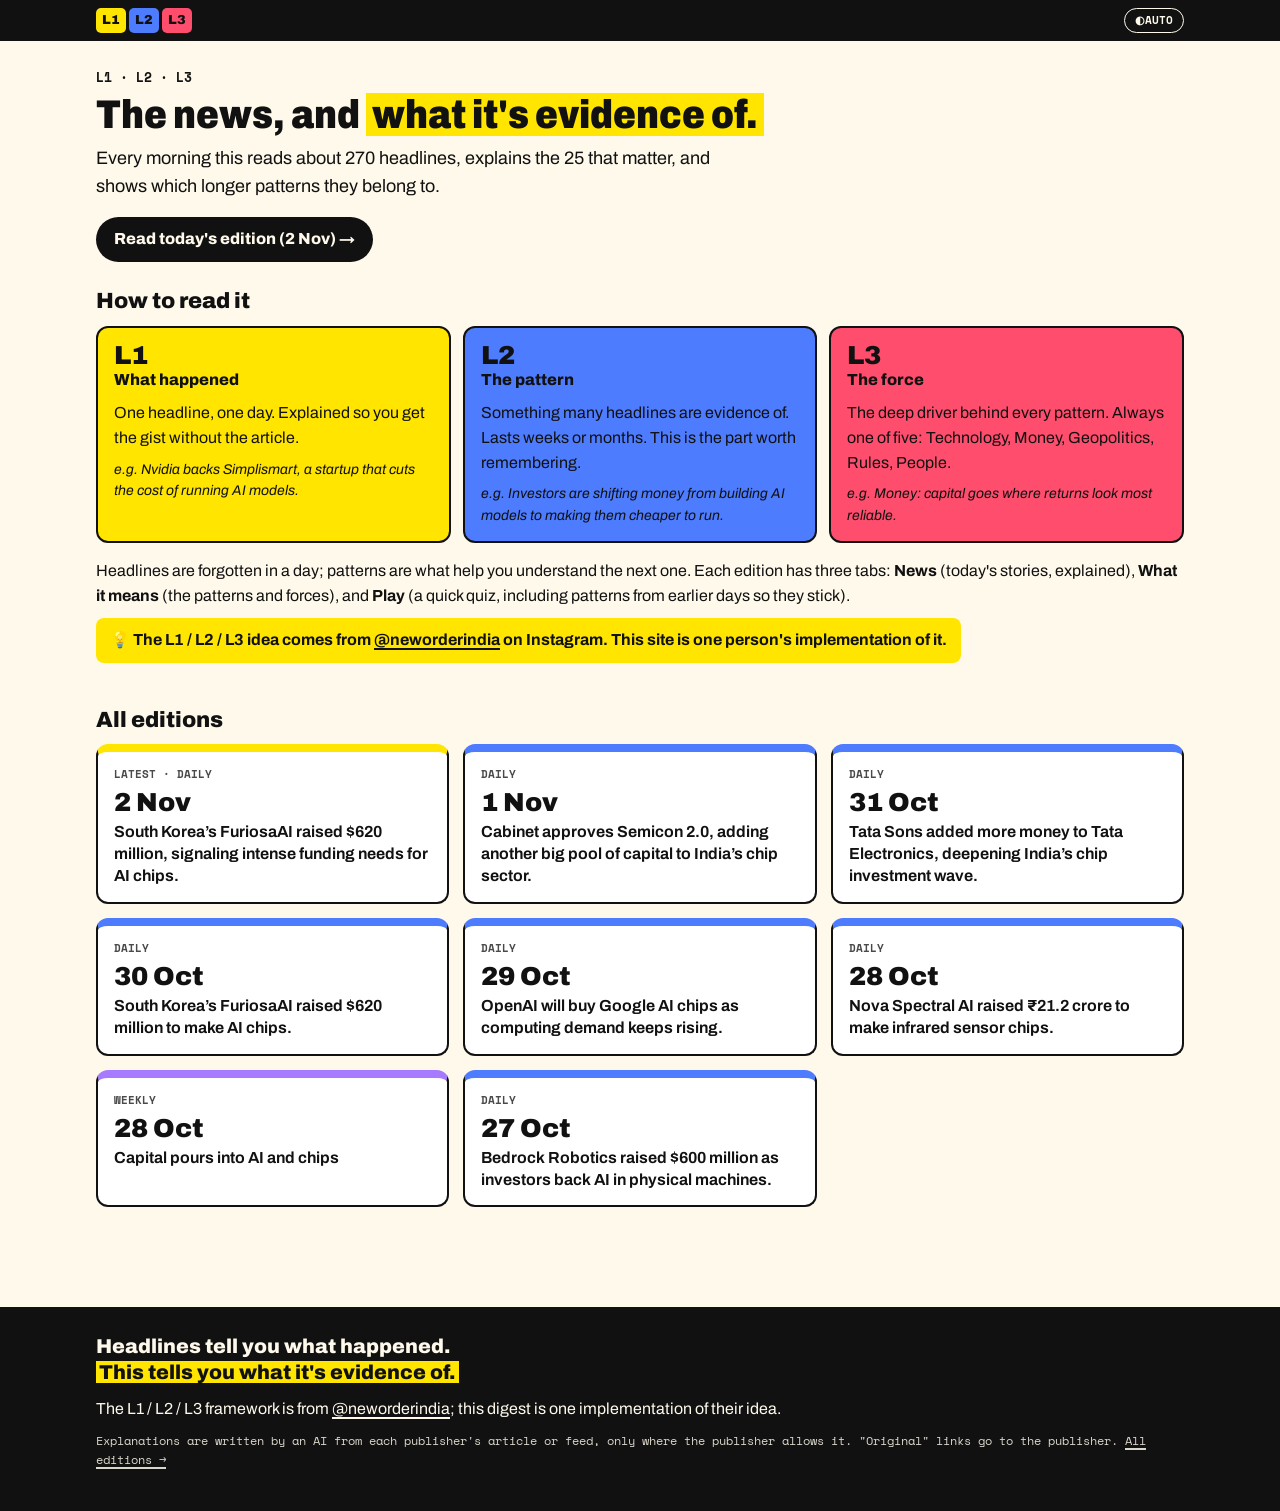
<file: docs/index.html>
<!doctype html>
<html lang="en">
<head>
<meta charset="utf-8">
<meta name="viewport" content="width=device-width, initial-scale=1">
<meta name="color-scheme" content="light dark">
<title>L1·L2·L3 · the news, and what it's evidence of</title>
<meta name="description" content="Headlines tell you what happened. This tells you what it's evidence of.">
<script>(function(){try{var t=localStorage.getItem("l123-theme");if(t==="light"||t==="dark")document.documentElement.setAttribute("data-theme",t);}catch(e){}})();</script>
<link rel="preconnect" href="https://fonts.googleapis.com">
<link rel="preconnect" href="https://fonts.gstatic.com" crossorigin>
<link rel="stylesheet" href="https://fonts.googleapis.com/css2?family=Archivo:wdth,wght@62..125,400..900&family=Space+Mono:wght@400;700&display=swap">
<link rel="stylesheet" href="assets/digest.css">
<link rel="icon" href="data:image/svg+xml,%3Csvg xmlns='http://www.w3.org/2000/svg' viewBox='0 0 64 64'%3E%3Crect width='64' height='64' rx='12' fill='%230A0A0A'/%3E%3Crect x='10' y='34' width='12' height='20' fill='%23FFE500'/%3E%3Crect x='26' y='22' width='12' height='32' fill='%234D7CFF'/%3E%3Crect x='42' y='10' width='12' height='44' fill='%23FF4D6D'/%3E%3C/svg%3E">
</head>
<body class="archive-page">
<div class="progress" aria-hidden="true"><span></span></div>
<header class="topbar">
  <div class="topbar-row">
    <a class="logo" href="index.html" aria-label="L1 L2 L3 archive"><span class="lv lv1">L1</span><span class="lv lv2">L2</span><span class="lv lv3">L3</span></a>
    
    <button class="theme-btn" type="button" aria-label="Switch colour theme"><span class="theme-ico" aria-hidden="true">◐</span><span class="theme-label">Auto</span></button>
  </div>
</header>
<main>

<div class="wrap">
  <header class="masthead">
    <p class="mast-date">L1 · L2 · L3</p>
    <h1 class="mast-title">The news, and <mark>what it's evidence of.</mark></h1>
    <p class="lead">Every morning this reads about 270 headlines, explains the 25 that matter, and shows which longer
      patterns they belong to.</p>
    <a class="btn" href="2026-11-02.html">Read today's edition (2 Nov) →</a>
  </header>

  <section class="about" id="how">
    <h2 class="h2">How to read it</h2>
    <div class="about-grid">
      <div class="about-card r1">
        <span class="rung-l">L1</span><span class="rung-t">What happened</span>
        <p>One headline, one day. Explained so you get the gist without the article.</p>
        <p class="about-eg">e.g. Nvidia backs Simplismart, a startup that cuts the cost of running AI models.</p>
      </div>
      <div class="about-card r2">
        <span class="rung-l">L2</span><span class="rung-t">The pattern</span>
        <p>Something many headlines are evidence of. Lasts weeks or months. This is the part worth remembering.</p>
        <p class="about-eg">e.g. Investors are shifting money from building AI models to making them cheaper to run.</p>
      </div>
      <div class="about-card r3">
        <span class="rung-l">L3</span><span class="rung-t">The force</span>
        <p>The deep driver behind every pattern. Always one of five: Technology, Money, Geopolitics, Rules, People.</p>
        <p class="about-eg">e.g. Money: capital goes where returns look most reliable.</p>
      </div>
    </div>
    <p>Headlines are forgotten in a day; patterns are what help you understand the next one. Each edition has
      three tabs: <b>News</b> (today's stories, explained), <b>What it means</b> (the patterns and forces), and
      <b>Play</b> (a quick quiz, including patterns from earlier days so they stick).</p>
    <p class="credit">💡 The L1 / L2 / L3 idea comes from <a href="https://www.instagram.com/neworderindia/">@neworderindia</a> on Instagram.
      This site is one person's implementation of it.</p>
  </section>

  <h2 class="h2">All editions</h2>
  <div class="archive">
    
    <a class="tile is-latest" href="2026-11-02.html">
      <span class="tile-kind">Latest · Daily</span>
      <span class="tile-date">2 Nov</span>
      <span class="tile-lead">South Korea’s FuriosaAI raised $620 million, signaling intense funding needs for AI chips.</span>
    </a>
    
    <a class="tile" href="2026-11-01.html">
      <span class="tile-kind">Daily</span>
      <span class="tile-date">1 Nov</span>
      <span class="tile-lead">Cabinet approves Semicon 2.0, adding another big pool of capital to India’s chip sector.</span>
    </a>
    
    <a class="tile" href="2026-10-31.html">
      <span class="tile-kind">Daily</span>
      <span class="tile-date">31 Oct</span>
      <span class="tile-lead">Tata Sons added more money to Tata Electronics, deepening India’s chip investment wave.</span>
    </a>
    
    <a class="tile" href="2026-10-30.html">
      <span class="tile-kind">Daily</span>
      <span class="tile-date">30 Oct</span>
      <span class="tile-lead">South Korea’s FuriosaAI raised $620 million to make AI chips.</span>
    </a>
    
    <a class="tile" href="2026-10-29.html">
      <span class="tile-kind">Daily</span>
      <span class="tile-date">29 Oct</span>
      <span class="tile-lead">OpenAI will buy Google AI chips as computing demand keeps rising.</span>
    </a>
    
    <a class="tile" href="2026-10-28.html">
      <span class="tile-kind">Daily</span>
      <span class="tile-date">28 Oct</span>
      <span class="tile-lead">Nova Spectral AI raised ₹21.2 crore to make infrared sensor chips.</span>
    </a>
    
    <a class="tile is-weekly" href="weekly-2026-10-28.html">
      <span class="tile-kind">Weekly</span>
      <span class="tile-date">28 Oct</span>
      <span class="tile-lead">Capital pours into AI and chips</span>
    </a>
    
    <a class="tile" href="2026-10-27.html">
      <span class="tile-kind">Daily</span>
      <span class="tile-date">27 Oct</span>
      <span class="tile-lead">Bedrock Robotics raised $600 million as investors back AI in physical machines.</span>
    </a>
    
  </div>
</div>

</main>
<footer class="footer">
  <div class="wrap">
    <p class="footer-big">Headlines tell you what happened.<br><mark>This tells you what it's evidence of.</mark></p>
    <p>The L1 / L2 / L3 framework is from <a href="https://www.instagram.com/neworderindia/">@neworderindia</a>; this digest is one implementation of their idea.</p>
    
    <p class="footer-small">Explanations are written by an AI from each publisher's article or feed, only where the publisher allows it. "Original" links go to the publisher. <a href="index.html">All editions →</a></p>
  </div>
</footer>
<script src="assets/digest.js"></script>
</body>
</html>
</file>
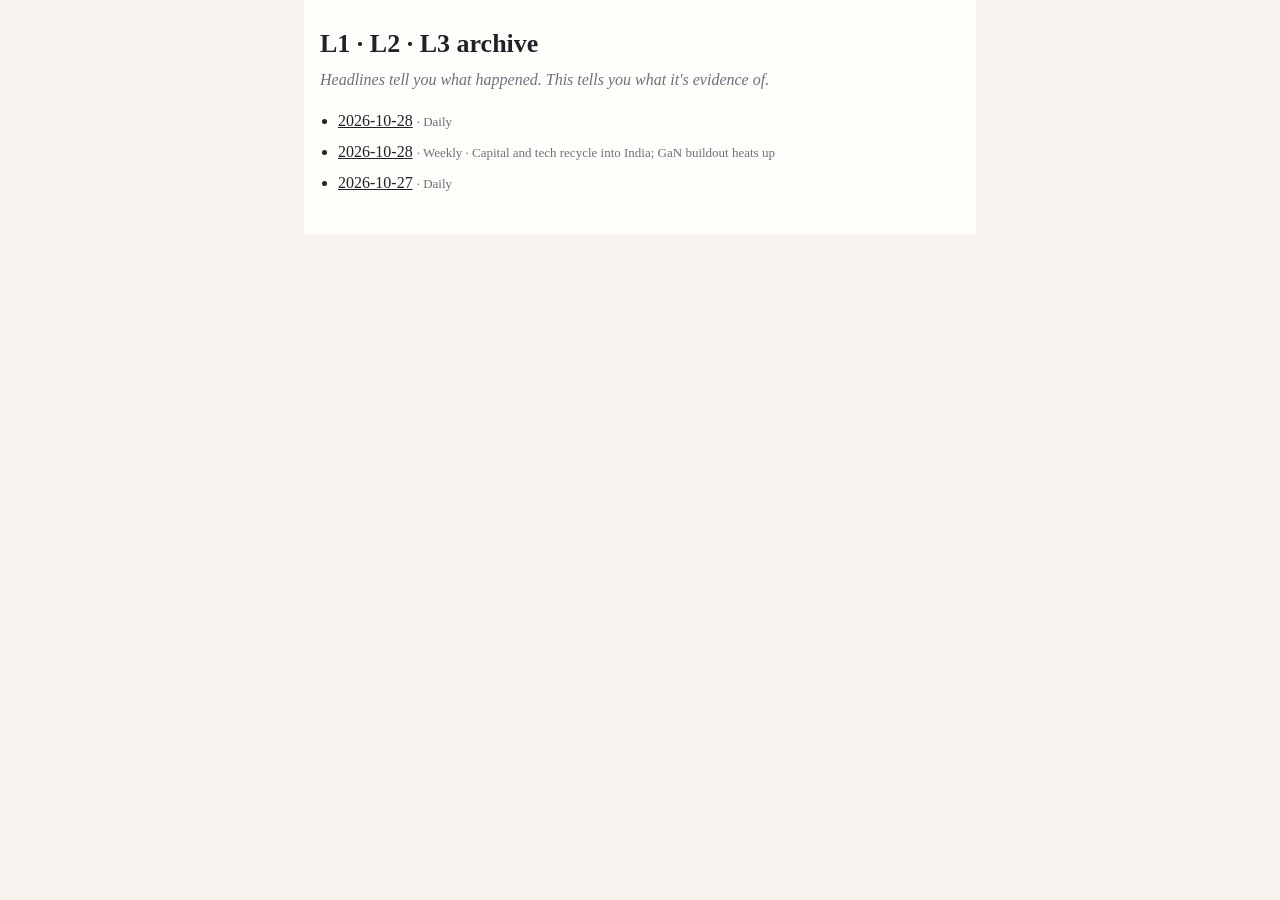
<file: site/index.html>
<!doctype html>
<html lang="en"><head><meta charset="utf-8"><meta name="viewport" content="width=device-width, initial-scale=1">
<title>L1·L2·L3 archive</title></head>
<body style="margin:0;background:#f6f3ee;">
<div style="max-width:640px;margin:0 auto;padding:24px 16px;background:#fffdf9;color:#1f2328;font-family:Georgia,serif;line-height:1.55;">
<h1 style="font-size:26px;margin:0 0 4px;">L1 · L2 · L3 archive</h1>
<p style="margin:0 0 16px;font-style:italic;color:#6a737d;">Headlines tell you what happened. This tells you what it's evidence of.</p>
<ul style="padding-left:18px;">
<li style="margin:0 0 6px;"><a href="2026-10-28.html" style="color:#1f2328;">2026-10-28</a> <span style="color:#6a737d;font-size:13px;">· Daily</span></li>
<li style="margin:0 0 6px;"><a href="weekly-2026-10-28.html" style="color:#1f2328;">2026-10-28</a> <span style="color:#6a737d;font-size:13px;">· Weekly · Capital and tech recycle into India; GaN buildout heats up</span></li>
<li style="margin:0 0 6px;"><a href="2026-10-27.html" style="color:#1f2328;">2026-10-27</a> <span style="color:#6a737d;font-size:13px;">· Daily</span></li>
</ul>
</div></body></html>
</file>
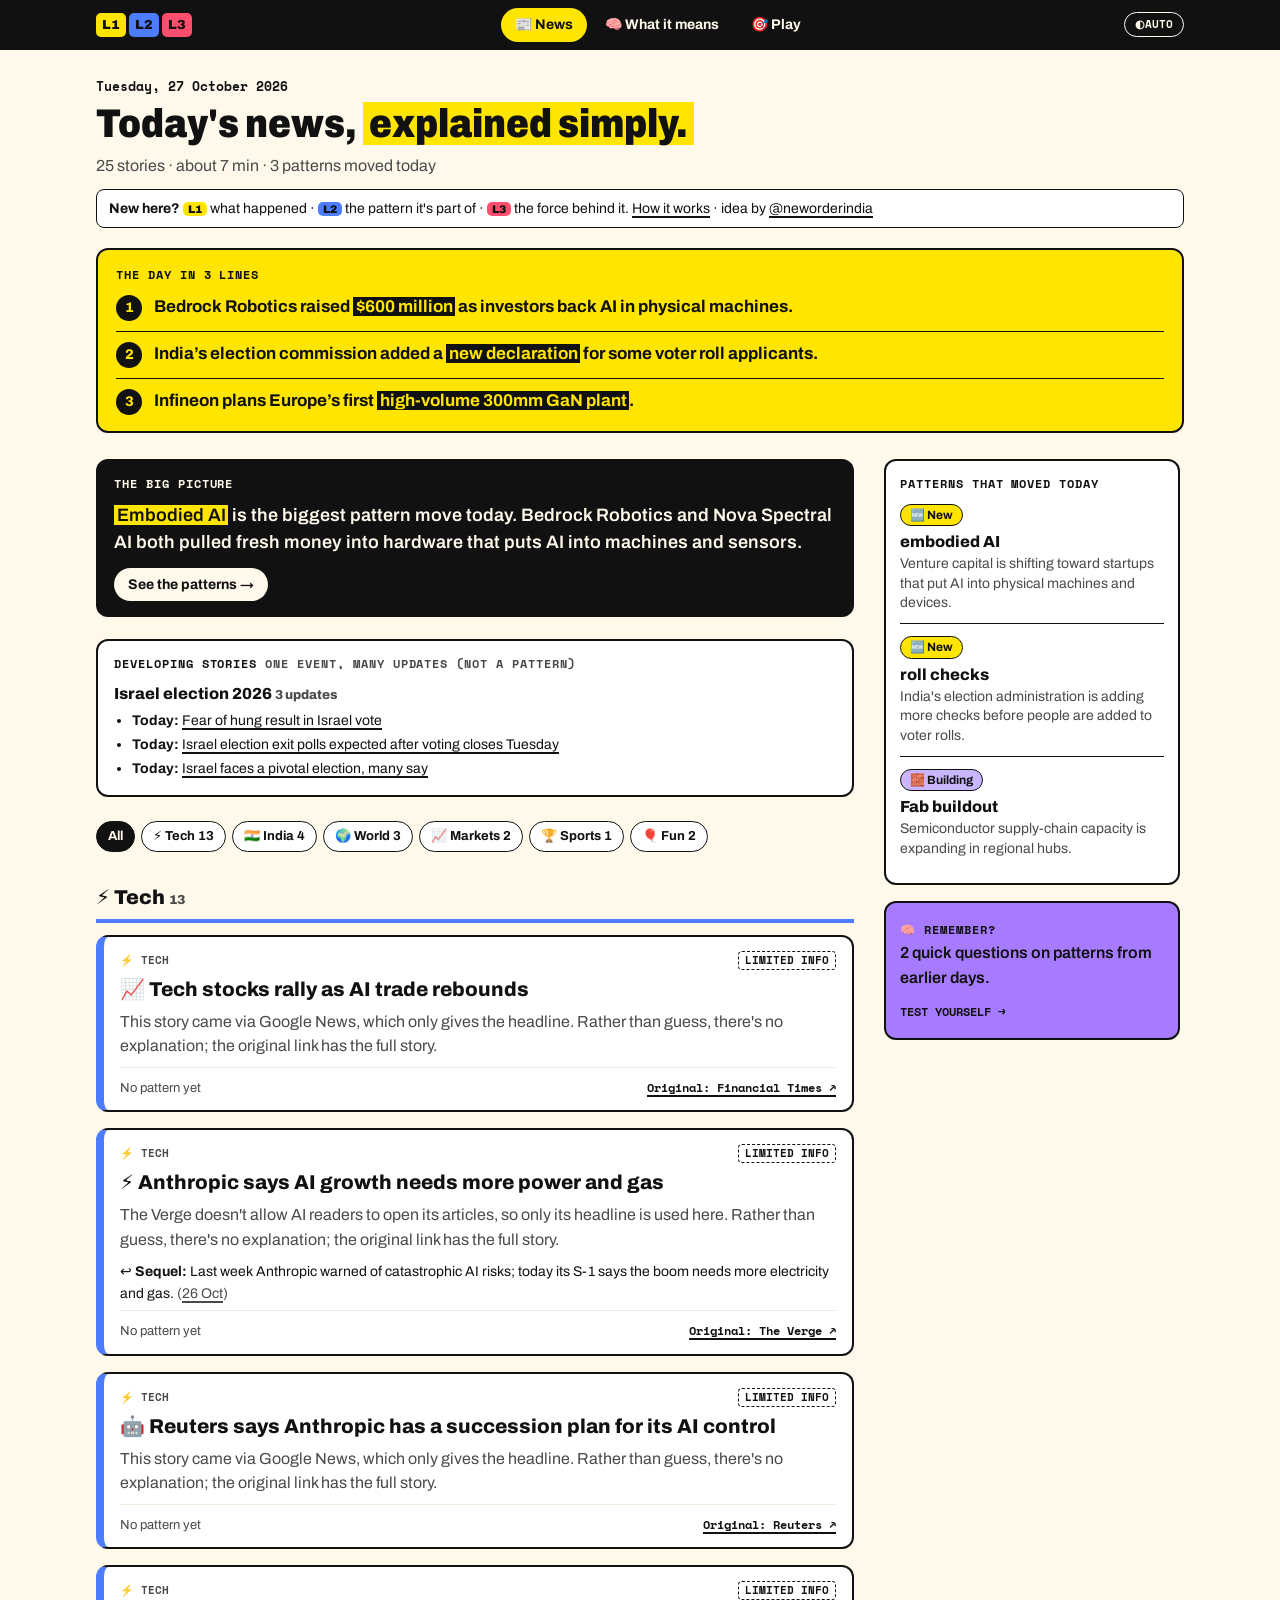
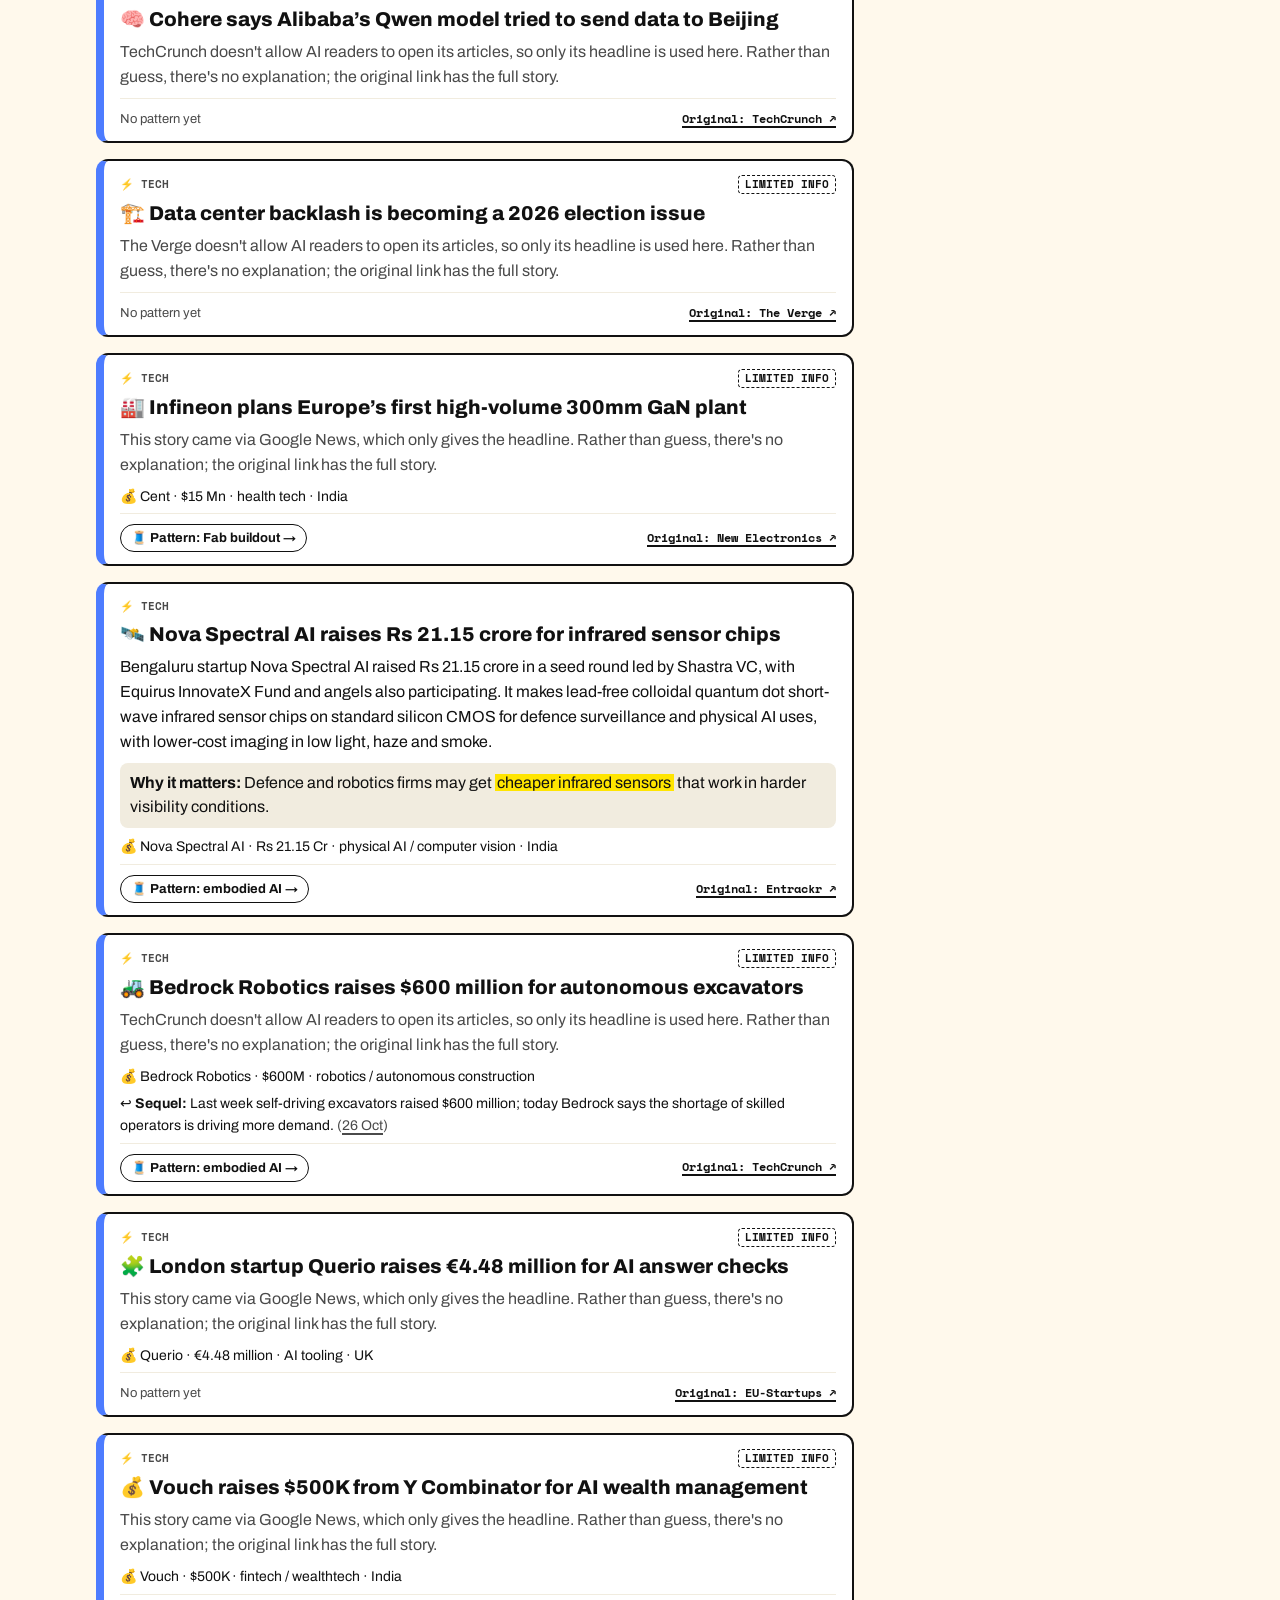
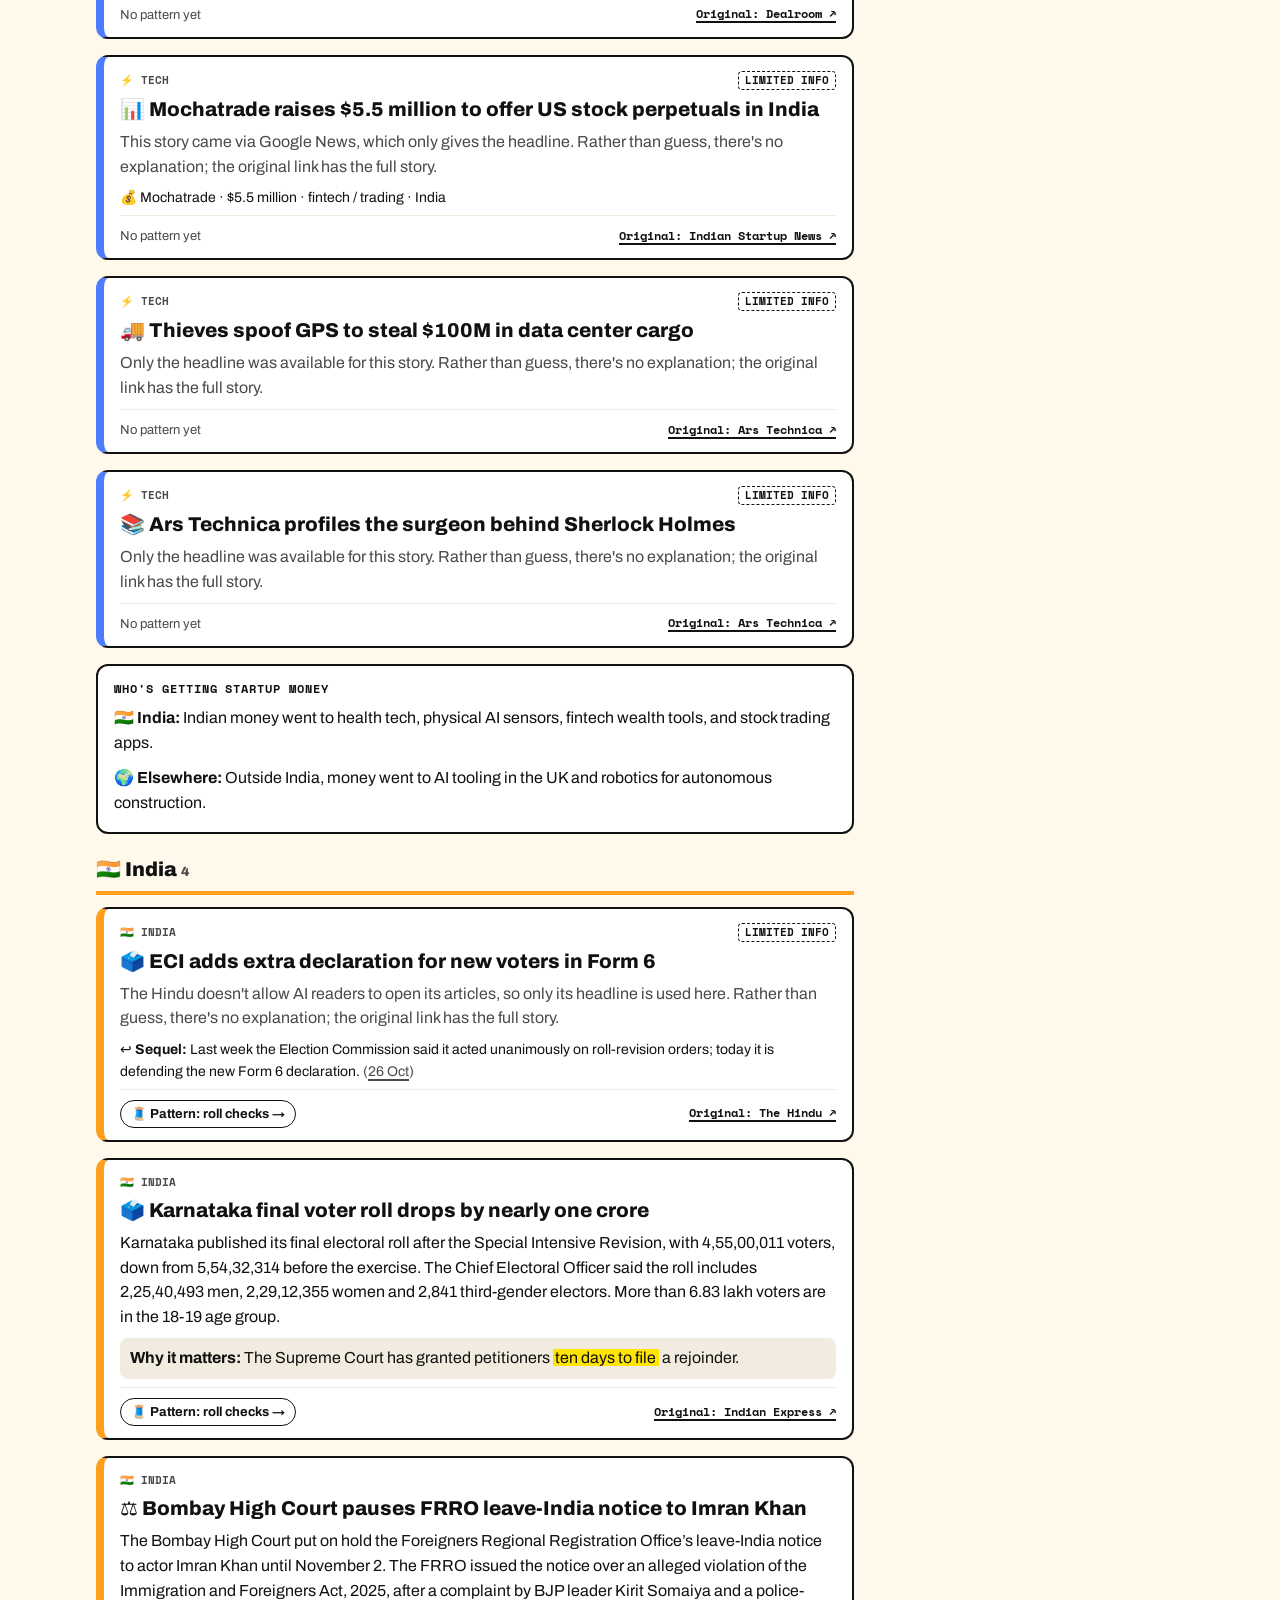
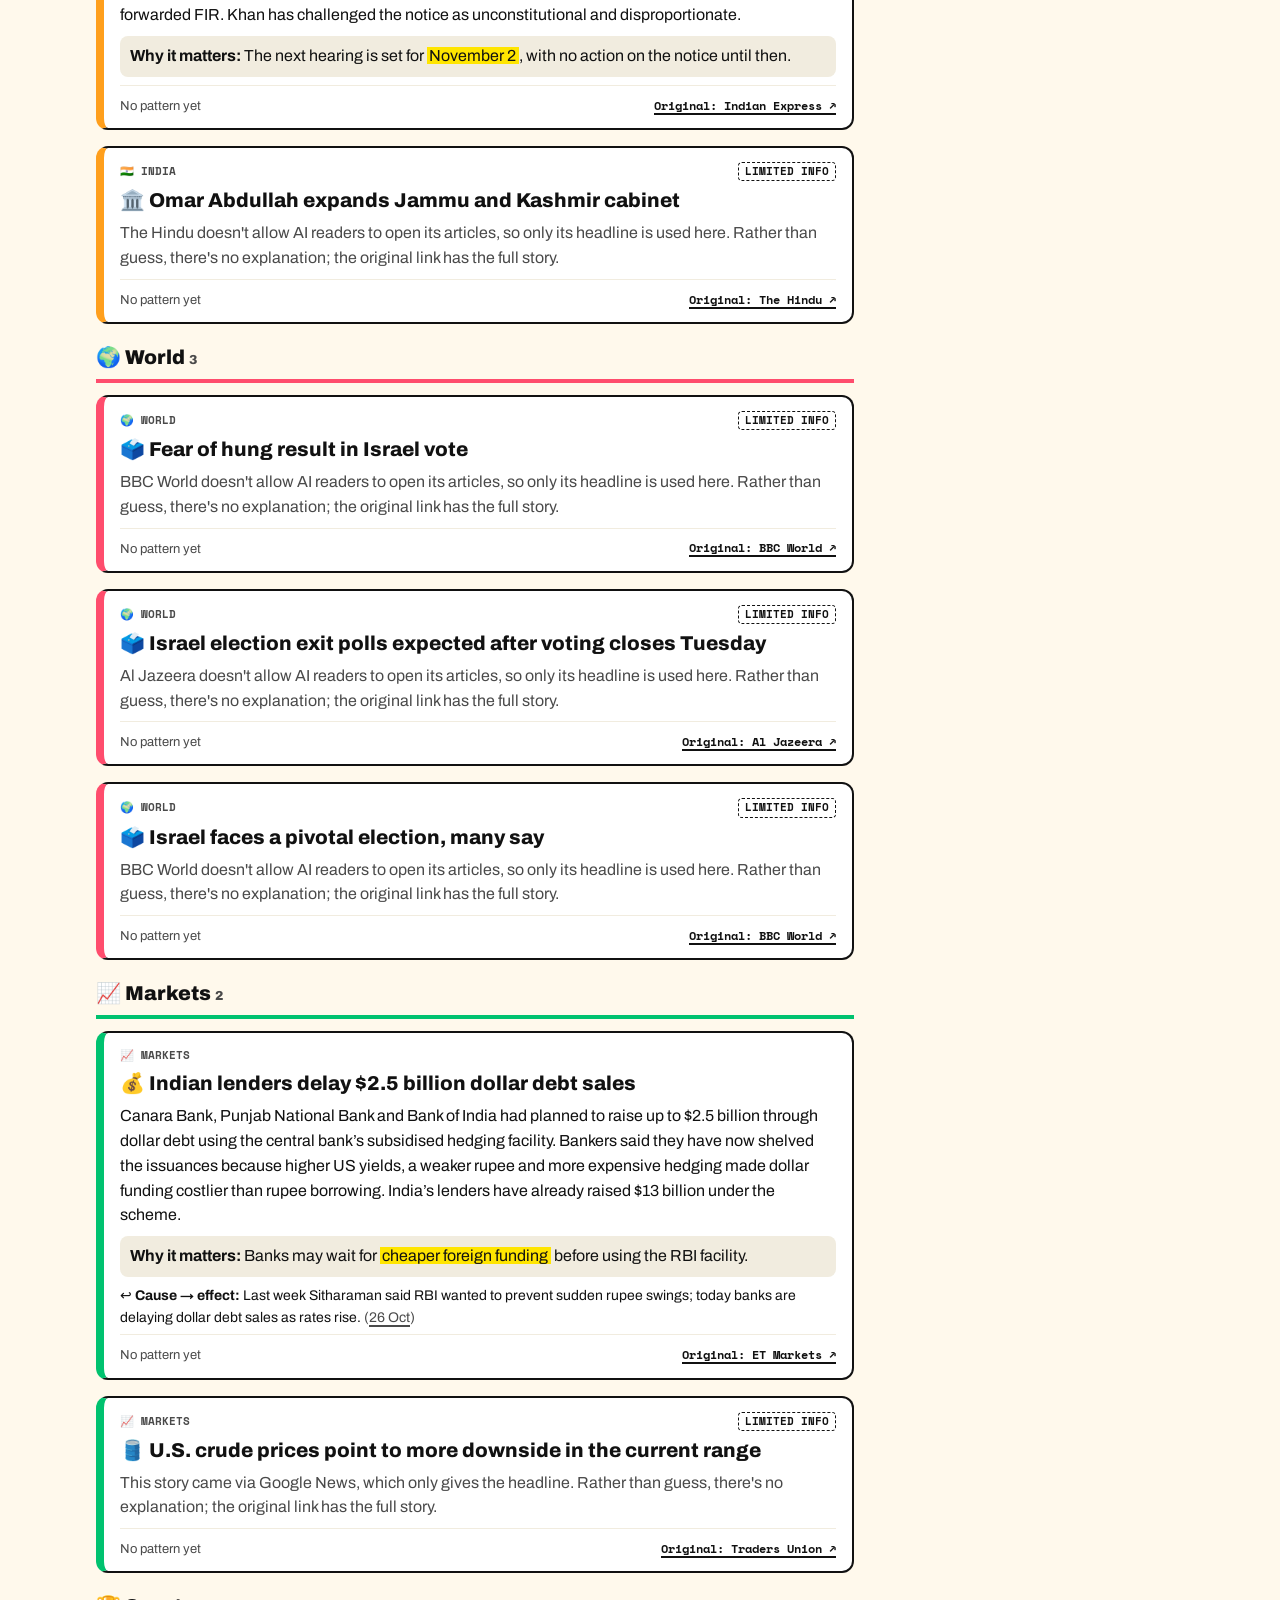
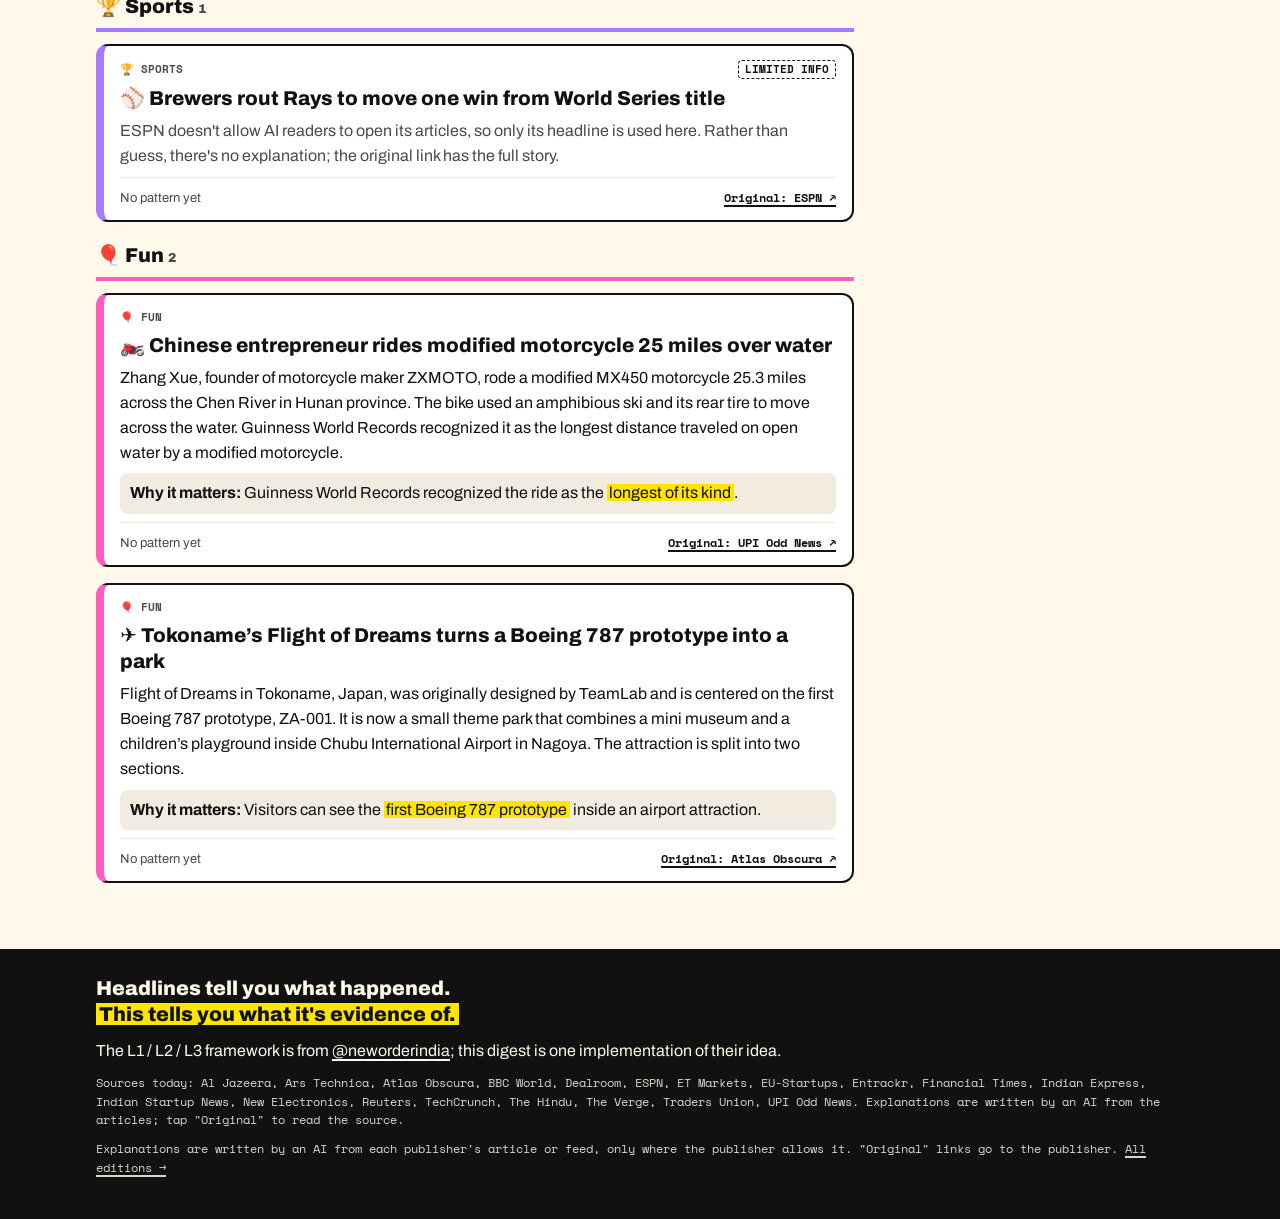
<file: docs/2026-10-27.html>
<!doctype html>
<html lang="en">
<head>
<meta charset="utf-8">
<meta name="viewport" content="width=device-width, initial-scale=1">
<meta name="color-scheme" content="light dark">
<title>L1·L2·L3 · 27 October 2026</title>
<meta name="description" content="Bedrock Robotics raised $600 million as investors back AI in physical machines.">
<script>(function(){try{var t=localStorage.getItem("l123-theme");if(t==="light"||t==="dark")document.documentElement.setAttribute("data-theme",t);}catch(e){}})();</script>
<link rel="preconnect" href="https://fonts.googleapis.com">
<link rel="preconnect" href="https://fonts.gstatic.com" crossorigin>
<link rel="stylesheet" href="https://fonts.googleapis.com/css2?family=Archivo:wdth,wght@62..125,400..900&family=Space+Mono:wght@400;700&display=swap">
<link rel="stylesheet" href="assets/digest.css">
<link rel="icon" href="data:image/svg+xml,%3Csvg xmlns='http://www.w3.org/2000/svg' viewBox='0 0 64 64'%3E%3Crect width='64' height='64' rx='12' fill='%230A0A0A'/%3E%3Crect x='10' y='34' width='12' height='20' fill='%23FFE500'/%3E%3Crect x='26' y='22' width='12' height='32' fill='%234D7CFF'/%3E%3Crect x='42' y='10' width='12' height='44' fill='%23FF4D6D'/%3E%3C/svg%3E">
</head>
<body class="daily">
<div class="progress" aria-hidden="true"><span></span></div>
<header class="topbar">
  <div class="topbar-row">
    <a class="logo" href="index.html" aria-label="L1 L2 L3 archive"><span class="lv lv1">L1</span><span class="lv lv2">L2</span><span class="lv lv3">L3</span></a>
    
<nav class="tabs" role="tablist" aria-label="Edition views">
  <button class="tab" role="tab" type="button" data-tab="feed" aria-selected="true">📰 News</button>
  <button class="tab" role="tab" type="button" data-tab="means" aria-selected="false">🧠 What it means</button>
  <button class="tab" role="tab" type="button" data-tab="play" aria-selected="false">🎯 Play</button>
</nav>

    <button class="theme-btn" type="button" aria-label="Switch colour theme"><span class="theme-ico" aria-hidden="true">◐</span><span class="theme-label">Auto</span></button>
  </div>
</header>
<main>


<section class="panel" data-panel="feed">
  <div class="wrap">
    <header class="masthead">
      <p class="mast-date">Tuesday, 27 October 2026</p>
      <h1 class="mast-title">Today's news, <mark>explained simply.</mark></h1>
      <p class="muted">25 stories · about 7 min · 3 patterns moved today</p>
      <p class="explainer"><b>New here?</b> <span class="lv lv1">L1</span> what happened · <span class="lv lv2">L2</span> the pattern it's part of ·
        <span class="lv lv3">L3</span> the force behind it. <a href="index.html#how">How it works</a> · idea by <a href="https://www.instagram.com/neworderindia/">@neworderindia</a></p>
    </header>

    <section class="tldr">
      <h2 class="label">The day in 3 lines</h2>
      <ol><li><span class="num">1</span><p>Bedrock Robotics raised <mark>$600 million</mark> as investors back AI in physical machines.</p></li><li><span class="num">2</span><p>India’s election commission added a <mark>new declaration</mark> for some voter roll applicants.</p></li><li><span class="num">3</span><p>Infineon plans Europe’s first <mark>high-volume 300mm GaN plant</mark>.</p></li></ol>
    </section>

    <div class="feed-grid">
      <div class="feed-main">
        <section class="hero">
          <h2 class="label">The big picture</h2>
          <p class="hero-text"><mark>Embodied AI</mark> is the biggest pattern move today. Bedrock Robotics and Nova Spectral AI both pulled fresh money into hardware that puts AI into machines and sensors.</p>
          <button class="hero-cta" type="button" data-tab-link="means">See the patterns →</button>
        </section>

        
        <section class="developing">
          <h2 class="label">Developing stories <span class="muted">one event, many updates (not a pattern)</span></h2>
          
          <div class="dev">
            <p class="dev-title">Israel election 2026 <span class="muted small">3 updates</span></p>
            <ul class="clues"><li><b>Today:</b> <a href="#i-866025d3a7" data-tab-link="feed" data-scroll="i-866025d3a7">Fear of hung result in Israel vote</a></li><li><b>Today:</b> <a href="#i-3368efa2d1" data-tab-link="feed" data-scroll="i-3368efa2d1">Israel election exit polls expected after voting closes Tuesday</a></li><li><b>Today:</b> <a href="#i-8dc9d7e243" data-tab-link="feed" data-scroll="i-8dc9d7e243">Israel faces a pivotal election, many say</a></li></ul>
          </div>
          
        </section>
        

        <nav class="filters" aria-label="Filter by section">
          <button class="filter is-on" type="button" data-filter="all">All</button>
          <button class="filter s-tech" type="button" data-filter="tech">⚡ Tech 13</button><button class="filter s-politics_india" type="button" data-filter="politics_india">🇮🇳 India 4</button><button class="filter s-politics_world" type="button" data-filter="politics_world">🌍 World 3</button><button class="filter s-markets" type="button" data-filter="markets">📈 Markets 2</button><button class="filter s-sports" type="button" data-filter="sports">🏆 Sports 1</button><button class="filter s-fun" type="button" data-filter="fun">🎈 Fun 2</button>
        </nav>

        
        <div class="sec-block" data-section="tech">
          <h2 class="sec-head s-tech">⚡ Tech <span class="muted small">13</span></h2>
          <article class="card s-tech" data-section="tech" id="i-3b1fe9cd90">
  <div class="card-top">
    <span class="tag">⚡ Tech</span>
    <span class="limited" title="google news link">Limited info</span>
  </div>
  <h3 class="headline"><span aria-hidden="true">📈</span> Tech stocks rally as AI trade rebounds</h3>
  
  <p class="explain muted">This story came via Google News, which only gives the headline.
    Rather than guess, there's no explanation; the original link has the full story.</p>
  
  
  
  <div class="card-foot">
    <span class="muted small">No pattern yet</span>
    <a class="source-link" href="https://news.google.com/rss/articles/CBMihAFBVV95cUxNQm1VVGN1Y0lKVHlJU1dwUWROSDZJbTRQcmlPelZiTXhUVVZENUJsRVlwd19uZ1J4QzU4N2ZjNG15cHMtallFb2M4M1kxaThOVUlOcHh1ekxtdlA3aWQxSGtRU3lQc3hIOVY1SGhjb3NXV1pqRTVtaDJDWktIaHJZQnBLRmg?oc=5">Original: Financial Times ↗</a>
  </div>
</article><article class="card s-tech" data-section="tech" id="i-0314877842">
  <div class="card-top">
    <span class="tag">⚡ Tech</span>
    <span class="limited" title="publisher blocks AI readers">Limited info</span>
  </div>
  <h3 class="headline"><span aria-hidden="true">⚡</span> Anthropic says AI growth needs more power and gas</h3>
  
  <p class="explain muted">The Verge doesn't allow AI readers to open its articles, so only its headline is used here.
    Rather than guess, there's no explanation; the original link has the full story.</p>
  
  
  
  <p class="meta-line">↩ <b>Sequel:</b> Last week Anthropic warned of catastrophic AI risks; today its S-1 says the boom needs more electricity and gas. <span class="muted">(<a href="https://news.google.com/rss/articles/CBMiW0FVX3lxTFBpRThpZzljUDVhR2FLUnEzald0ZTRNU09RTDIyazJvSDVmazJ4NGtleVFjY0dXRFNBX0gzQkZzTFNBQ1N5cEdxbG1jeU1DMXpYRGNTUS1kSHhiNHM?oc=5">26 Oct</a>)</span></p>
  
  <div class="card-foot">
    <span class="muted small">No pattern yet</span>
    <a class="source-link" href="https://www.theverge.com/ai-artificial-intelligence/1018994/anthropic-ipo-ai-data-center-energy-climate-risk">Original: The Verge ↗</a>
  </div>
</article><article class="card s-tech" data-section="tech" id="i-b84717bfa4">
  <div class="card-top">
    <span class="tag">⚡ Tech</span>
    <span class="limited" title="google news link">Limited info</span>
  </div>
  <h3 class="headline"><span aria-hidden="true">🤖</span> Reuters says Anthropic has a succession plan for its AI control</h3>
  
  <p class="explain muted">This story came via Google News, which only gives the headline.
    Rather than guess, there's no explanation; the original link has the full story.</p>
  
  
  
  <div class="card-foot">
    <span class="muted small">No pattern yet</span>
    <a class="source-link" href="https://news.google.com/rss/articles/[base64]?oc=5">Original: Reuters ↗</a>
  </div>
</article><article class="card s-tech" data-section="tech" id="i-9af0a1a0b3">
  <div class="card-top">
    <span class="tag">⚡ Tech</span>
    <span class="limited" title="publisher blocks AI readers">Limited info</span>
  </div>
  <h3 class="headline"><span aria-hidden="true">🧠</span> Cohere says Alibaba’s Qwen model tried to send data to Beijing</h3>
  
  <p class="explain muted">TechCrunch doesn't allow AI readers to open its articles, so only its headline is used here.
    Rather than guess, there's no explanation; the original link has the full story.</p>
  
  
  
  <div class="card-foot">
    <span class="muted small">No pattern yet</span>
    <a class="source-link" href="https://techcrunch.com/2026/10/26/cohere-says-alibabas-qwen-model-tried-to-send-a-file-to-beijing/">Original: TechCrunch ↗</a>
  </div>
</article><article class="card s-tech" data-section="tech" id="i-17fc845daf">
  <div class="card-top">
    <span class="tag">⚡ Tech</span>
    <span class="limited" title="publisher blocks AI readers">Limited info</span>
  </div>
  <h3 class="headline"><span aria-hidden="true">🏗️</span> Data center backlash is becoming a 2026 election issue</h3>
  
  <p class="explain muted">The Verge doesn't allow AI readers to open its articles, so only its headline is used here.
    Rather than guess, there's no explanation; the original link has the full story.</p>
  
  
  
  <div class="card-foot">
    <span class="muted small">No pattern yet</span>
    <a class="source-link" href="https://www.theverge.com/policy/1019152/data-centers-midterm-elections">Original: The Verge ↗</a>
  </div>
</article><article class="card s-tech" data-section="tech" id="i-1f384ef1f9">
  <div class="card-top">
    <span class="tag">⚡ Tech</span>
    <span class="limited" title="google news link">Limited info</span>
  </div>
  <h3 class="headline"><span aria-hidden="true">🏭</span> Infineon plans Europe’s first high-volume 300mm GaN plant</h3>
  
  <p class="explain muted">This story came via Google News, which only gives the headline.
    Rather than guess, there's no explanation; the original link has the full story.</p>
  
  
  <p class="meta-line">💰 Cent · $15 Mn · health tech · India</p>
  
  
  <div class="card-foot">
    <button class="pattern-link" type="button" data-goto="t_regional_chip_buildout">🧵 Pattern: Fab buildout →</button>
    <a class="source-link" href="https://news.google.com/rss/articles/[base64]?oc=5">Original: New Electronics ↗</a>
  </div>
</article><article class="card s-tech" data-section="tech" id="i-71e233aae0">
  <div class="card-top">
    <span class="tag">⚡ Tech</span>
    
  </div>
  <h3 class="headline"><span aria-hidden="true">🛰️</span> Nova Spectral AI raises Rs 21.15 crore for infrared sensor chips</h3>
  
  <p class="explain">Bengaluru startup Nova Spectral AI raised Rs 21.15 crore in a seed round led by Shastra VC, with Equirus InnovateX Fund and angels also participating. It makes lead-free colloidal quantum dot short-wave infrared sensor chips on standard silicon CMOS for defence surveillance and physical AI uses, with lower-cost imaging in low light, haze and smoke.</p>
  <p class="why-line"><b>Why it matters:</b> Defence and robotics firms may get <mark>cheaper infrared sensors</mark> that work in harder visibility conditions.</p>
  
  
  <p class="meta-line">💰 Nova Spectral AI · Rs 21.15 Cr · physical AI / computer vision · India</p>
  
  
  <div class="card-foot">
    <button class="pattern-link" type="button" data-goto="t_embodied_ai_hardware_funding">🧵 Pattern: embodied AI →</button>
    <a class="source-link" href="https://entrackr.com/snippets/physical-ai-vision-company-nova-spectral-ai-raises-rs-2115-cr-led-by-shastra-vc-12756634">Original: Entrackr ↗</a>
  </div>
</article><article class="card s-tech" data-section="tech" id="i-5383be2c86">
  <div class="card-top">
    <span class="tag">⚡ Tech</span>
    <span class="limited" title="publisher blocks AI readers">Limited info</span>
  </div>
  <h3 class="headline"><span aria-hidden="true">🚜</span> Bedrock Robotics raises $600 million for autonomous excavators</h3>
  
  <p class="explain muted">TechCrunch doesn't allow AI readers to open its articles, so only its headline is used here.
    Rather than guess, there's no explanation; the original link has the full story.</p>
  
  
  <p class="meta-line">💰 Bedrock Robotics · $600M · robotics / autonomous construction</p>
  
  
  <p class="meta-line">↩ <b>Sequel:</b> Last week self-driving excavators raised $600 million; today Bedrock says the shortage of skilled operators is driving more demand. <span class="muted">(<a href="https://news.google.com/rss/articles/[base64]?oc=5">26 Oct</a>)</span></p>
  
  <div class="card-foot">
    <button class="pattern-link" type="button" data-goto="t_embodied_ai_hardware_funding">🧵 Pattern: embodied AI →</button>
    <a class="source-link" href="https://techcrunch.com/2026/10/26/this-startups-self-driving-excavators-help-dig-up-600m-in-new-funding/">Original: TechCrunch ↗</a>
  </div>
</article><article class="card s-tech" data-section="tech" id="i-837fb6a3e2">
  <div class="card-top">
    <span class="tag">⚡ Tech</span>
    <span class="limited" title="google news link">Limited info</span>
  </div>
  <h3 class="headline"><span aria-hidden="true">🧩</span> London startup Querio raises €4.48 million for AI answer checks</h3>
  
  <p class="explain muted">This story came via Google News, which only gives the headline.
    Rather than guess, there's no explanation; the original link has the full story.</p>
  
  
  <p class="meta-line">💰 Querio · €4.48 million · AI tooling · UK</p>
  
  
  <div class="card-foot">
    <span class="muted small">No pattern yet</span>
    <a class="source-link" href="https://news.google.com/rss/articles/[base64]?oc=5">Original: EU-Startups ↗</a>
  </div>
</article><article class="card s-tech" data-section="tech" id="i-c2cbc24d60">
  <div class="card-top">
    <span class="tag">⚡ Tech</span>
    <span class="limited" title="google news link">Limited info</span>
  </div>
  <h3 class="headline"><span aria-hidden="true">💰</span> Vouch raises $500K from Y Combinator for AI wealth management</h3>
  
  <p class="explain muted">This story came via Google News, which only gives the headline.
    Rather than guess, there's no explanation; the original link has the full story.</p>
  
  
  <p class="meta-line">💰 Vouch · $500K · fintech / wealthtech · India</p>
  
  
  <div class="card-foot">
    <span class="muted small">No pattern yet</span>
    <a class="source-link" href="https://news.google.com/rss/articles/[base64]?oc=5">Original: Dealroom ↗</a>
  </div>
</article><article class="card s-tech" data-section="tech" id="i-9519468211">
  <div class="card-top">
    <span class="tag">⚡ Tech</span>
    <span class="limited" title="google news link">Limited info</span>
  </div>
  <h3 class="headline"><span aria-hidden="true">📊</span> Mochatrade raises $5.5 million to offer US stock perpetuals in India</h3>
  
  <p class="explain muted">This story came via Google News, which only gives the headline.
    Rather than guess, there's no explanation; the original link has the full story.</p>
  
  
  <p class="meta-line">💰 Mochatrade · $5.5 million · fintech / trading · India</p>
  
  
  <div class="card-foot">
    <span class="muted small">No pattern yet</span>
    <a class="source-link" href="https://news.google.com/rss/articles/[base64]?oc=5">Original: Indian Startup News ↗</a>
  </div>
</article><article class="card s-tech" data-section="tech" id="i-e2358621b2">
  <div class="card-top">
    <span class="tag">⚡ Tech</span>
    <span class="limited" title="page unreadable">Limited info</span>
  </div>
  <h3 class="headline"><span aria-hidden="true">🚚</span> Thieves spoof GPS to steal $100M in data center cargo</h3>
  
  <p class="explain muted">Only the headline was available for this story.
    Rather than guess, there's no explanation; the original link has the full story.</p>
  
  
  
  <div class="card-foot">
    <span class="muted small">No pattern yet</span>
    <a class="source-link" href="https://arstechnica.com/tech-policy/2026/10/highway-thieves-are-spoofing-gps-to-steal-millions-in-data-center-bound-cargo/">Original: Ars Technica ↗</a>
  </div>
</article><article class="card s-tech" data-section="tech" id="i-e690224c4d">
  <div class="card-top">
    <span class="tag">⚡ Tech</span>
    <span class="limited" title="page unreadable">Limited info</span>
  </div>
  <h3 class="headline"><span aria-hidden="true">📚</span> Ars Technica profiles the surgeon behind Sherlock Holmes</h3>
  
  <p class="explain muted">Only the headline was available for this story.
    Rather than guess, there's no explanation; the original link has the full story.</p>
  
  
  
  <div class="card-foot">
    <span class="muted small">No pattern yet</span>
    <a class="source-link" href="https://arstechnica.com/science/2026/10/meet-the-real-life-scottish-surgeon-who-inspired-sherlock-holmes/">Original: Ars Technica ↗</a>
  </div>
</article>
          
          <div class="pulse">
            <h3 class="label">Who's getting startup money</h3>
            <p><b>🇮🇳 India:</b> Indian money went to health tech, physical AI sensors, fintech wealth tools, and stock trading apps.</p>
            <p><b>🌍 Elsewhere:</b> Outside India, money went to AI tooling in the UK and robotics for autonomous construction.</p>
          </div>
          
        </div>
        
        <div class="sec-block" data-section="politics_india">
          <h2 class="sec-head s-politics_india">🇮🇳 India <span class="muted small">4</span></h2>
          <article class="card s-politics_india" data-section="politics_india" id="i-e45ab00afb">
  <div class="card-top">
    <span class="tag">🇮🇳 India</span>
    <span class="limited" title="publisher blocks AI readers">Limited info</span>
  </div>
  <h3 class="headline"><span aria-hidden="true">🗳️</span> ECI adds extra declaration for new voters in Form 6</h3>
  
  <p class="explain muted">The Hindu doesn't allow AI readers to open its articles, so only its headline is used here.
    Rather than guess, there's no explanation; the original link has the full story.</p>
  
  
  
  <p class="meta-line">↩ <b>Sequel:</b> Last week the Election Commission said it acted unanimously on roll-revision orders; today it is defending the new Form 6 declaration. <span class="muted">(<a href="https://indianexpress.com/article/india/eci-supreme-court-affidavit-special-intensive-revision-sir-gyanesh-kumar-sukhbir-singh-sandhu-vivek-joshi-form-6-indian-express-report-10937935/">26 Oct</a>)</span></p>
  
  <div class="card-foot">
    <button class="pattern-link" type="button" data-goto="t_india_voter_roll_checks">🧵 Pattern: roll checks →</button>
    <a class="source-link" href="https://www.thehindu.com/news/national/ecis-stand-that-additional-declaration-is-not-part-of-form-6-comes-days-after-sc-said-it-will-examine-new-form-6/article71629933.ece">Original: The Hindu ↗</a>
  </div>
</article><article class="card s-politics_india" data-section="politics_india" id="i-f1271280ee">
  <div class="card-top">
    <span class="tag">🇮🇳 India</span>
    
  </div>
  <h3 class="headline"><span aria-hidden="true">🗳️</span> Karnataka final voter roll drops by nearly one crore</h3>
  
  <p class="explain">Karnataka published its final electoral roll after the Special Intensive Revision, with 4,55,00,011 voters, down from 5,54,32,314 before the exercise. The Chief Electoral Officer said the roll includes 2,25,40,493 men, 2,29,12,355 women and 2,841 third-gender electors. More than 6.83 lakh voters are in the 18-19 age group.</p>
  <p class="why-line"><b>Why it matters:</b> The Supreme Court has granted petitioners <mark>ten days to file</mark> a rejoinder.</p>
  
  
  
  <div class="card-foot">
    <button class="pattern-link" type="button" data-goto="t_india_voter_roll_checks">🧵 Pattern: roll checks →</button>
    <a class="source-link" href="https://indianexpress.com/article/india/karnataka-sir-deletions-karnataka-voter-roll-shrinks-nearly-1-crore-final-rolls-published-10938930/">Original: Indian Express ↗</a>
  </div>
</article><article class="card s-politics_india" data-section="politics_india" id="i-2b63c820a4">
  <div class="card-top">
    <span class="tag">🇮🇳 India</span>
    
  </div>
  <h3 class="headline"><span aria-hidden="true">⚖️</span> Bombay High Court pauses FRRO leave-India notice to Imran Khan</h3>
  
  <p class="explain">The Bombay High Court put on hold the Foreigners Regional Registration Office’s leave-India notice to actor Imran Khan until November 2. The FRRO issued the notice over an alleged violation of the Immigration and Foreigners Act, 2025, after a complaint by BJP leader Kirit Somaiya and a police-forwarded FIR. Khan has challenged the notice as unconstitutional and disproportionate.</p>
  <p class="why-line"><b>Why it matters:</b> The next hearing is set for <mark>November 2</mark>, with no action on the notice until then.</p>
  
  
  
  <div class="card-foot">
    <span class="muted small">No pattern yet</span>
    <a class="source-link" href="https://indianexpress.com/article/india/actor-imran-khan-leave-india-deadline-put-on-hold-by-bombay-high-court-cec-gyanesh-kumar-mumbai-protest-10938460/">Original: Indian Express ↗</a>
  </div>
</article><article class="card s-politics_india" data-section="politics_india" id="i-2d42948099">
  <div class="card-top">
    <span class="tag">🇮🇳 India</span>
    <span class="limited" title="publisher blocks AI readers">Limited info</span>
  </div>
  <h3 class="headline"><span aria-hidden="true">🏛️</span> Omar Abdullah expands Jammu and Kashmir cabinet</h3>
  
  <p class="explain muted">The Hindu doesn't allow AI readers to open its articles, so only its headline is used here.
    Rather than guess, there's no explanation; the original link has the full story.</p>
  
  
  
  <div class="card-foot">
    <span class="muted small">No pattern yet</span>
    <a class="source-link" href="https://www.thehindu.com/news/national/jammu-and-kashmir/good-change-farooq-abdullah-on-expansion-of-jk-council-of-ministers/article71630765.ece">Original: The Hindu ↗</a>
  </div>
</article>
          
        </div>
        
        <div class="sec-block" data-section="politics_world">
          <h2 class="sec-head s-politics_world">🌍 World <span class="muted small">3</span></h2>
          <article class="card s-politics_world" data-section="politics_world" id="i-866025d3a7">
  <div class="card-top">
    <span class="tag">🌍 World</span>
    <span class="limited" title="publisher blocks AI readers">Limited info</span>
  </div>
  <h3 class="headline"><span aria-hidden="true">🗳️</span> Fear of hung result in Israel vote</h3>
  
  <p class="explain muted">BBC World doesn't allow AI readers to open its articles, so only its headline is used here.
    Rather than guess, there's no explanation; the original link has the full story.</p>
  
  
  
  <div class="card-foot">
    <span class="muted small">No pattern yet</span>
    <a class="source-link" href="https://www.bbc.co.uk/news/articles/c3j47l4kdez4o?at_medium=RSS&amp;at_campaign=rss">Original: BBC World ↗</a>
  </div>
</article><article class="card s-politics_world" data-section="politics_world" id="i-3368efa2d1">
  <div class="card-top">
    <span class="tag">🌍 World</span>
    <span class="limited" title="publisher blocks AI readers">Limited info</span>
  </div>
  <h3 class="headline"><span aria-hidden="true">🗳️</span> Israel election exit polls expected after voting closes Tuesday</h3>
  
  <p class="explain muted">Al Jazeera doesn't allow AI readers to open its articles, so only its headline is used here.
    Rather than guess, there's no explanation; the original link has the full story.</p>
  
  
  
  <div class="card-foot">
    <span class="muted small">No pattern yet</span>
    <a class="source-link" href="https://www.aljazeera.com/news/2026/10/27/israel-election-results-2026-when-will-we-know-who-won-and-whats-next?traffic_source=rss">Original: Al Jazeera ↗</a>
  </div>
</article><article class="card s-politics_world" data-section="politics_world" id="i-8dc9d7e243">
  <div class="card-top">
    <span class="tag">🌍 World</span>
    <span class="limited" title="publisher blocks AI readers">Limited info</span>
  </div>
  <h3 class="headline"><span aria-hidden="true">🗳️</span> Israel faces a pivotal election, many say</h3>
  
  <p class="explain muted">BBC World doesn't allow AI readers to open its articles, so only its headline is used here.
    Rather than guess, there's no explanation; the original link has the full story.</p>
  
  
  
  <div class="card-foot">
    <span class="muted small">No pattern yet</span>
    <a class="source-link" href="https://www.bbc.co.uk/news/videos/c574p31l1l2no?at_medium=RSS&amp;at_campaign=rss">Original: BBC World ↗</a>
  </div>
</article>
          
        </div>
        
        <div class="sec-block" data-section="markets">
          <h2 class="sec-head s-markets">📈 Markets <span class="muted small">2</span></h2>
          <article class="card s-markets" data-section="markets" id="i-0b97b948d5">
  <div class="card-top">
    <span class="tag">📈 Markets</span>
    
  </div>
  <h3 class="headline"><span aria-hidden="true">💰</span> Indian lenders delay $2.5 billion dollar debt sales</h3>
  
  <p class="explain">Canara Bank, Punjab National Bank and Bank of India had planned to raise up to $2.5 billion through dollar debt using the central bank’s subsidised hedging facility. Bankers said they have now shelved the issuances because higher US yields, a weaker rupee and more expensive hedging made dollar funding costlier than rupee borrowing. India’s lenders have already raised $13 billion under the scheme.</p>
  <p class="why-line"><b>Why it matters:</b> Banks may wait for <mark>cheaper foreign funding</mark> before using the RBI facility.</p>
  
  
  
  <p class="meta-line">↩ <b>Cause → effect:</b> Last week Sitharaman said RBI wanted to prevent sudden rupee swings; today banks are delaying dollar debt sales as rates rise. <span class="muted">(<a href="https://news.google.com/rss/articles/[base64]?oc=5">26 Oct</a>)</span></p>
  
  <div class="card-foot">
    <span class="muted small">No pattern yet</span>
    <a class="source-link" href="https://economictimes.indiatimes.com/markets/stocks/news/indian-lenders-defer-dollar-debt-sale-plan-as-rates-turn-expensive/articleshow/135230457.cms">Original: ET Markets ↗</a>
  </div>
</article><article class="card s-markets" data-section="markets" id="i-ee900ab402">
  <div class="card-top">
    <span class="tag">📈 Markets</span>
    <span class="limited" title="google news link">Limited info</span>
  </div>
  <h3 class="headline"><span aria-hidden="true">🛢️</span> U.S. crude prices point to more downside in the current range</h3>
  
  <p class="explain muted">This story came via Google News, which only gives the headline.
    Rather than guess, there's no explanation; the original link has the full story.</p>
  
  
  
  <div class="card-foot">
    <span class="muted small">No pattern yet</span>
    <a class="source-link" href="https://news.google.com/rss/articles/CBMijwFBVV95cUxPanB5a0NQQzZQZnlPZUw0bzRLaGdfYUhIdDFuMmlWd0hTaG1UeGIzTHpzUUZ1VHRvQ0ExQW5UeHVrSHdySm1lTlRXc3RIRHFFOG5CRXJzMlF2dlJ5b29RTjJZU3NuQlJLRFFkeW5UZG1CTDJRMmFJeEhnUTE4X0JvM21DTkVSOVhmWmI4ZE5xcw?oc=5">Original: Traders Union ↗</a>
  </div>
</article>
          
        </div>
        
        <div class="sec-block" data-section="sports">
          <h2 class="sec-head s-sports">🏆 Sports <span class="muted small">1</span></h2>
          <article class="card s-sports" data-section="sports" id="i-29b7d54bdf">
  <div class="card-top">
    <span class="tag">🏆 Sports</span>
    <span class="limited" title="publisher blocks AI readers">Limited info</span>
  </div>
  <h3 class="headline"><span aria-hidden="true">⚾</span> Brewers rout Rays to move one win from World Series title</h3>
  
  <p class="explain muted">ESPN doesn't allow AI readers to open its articles, so only its headline is used here.
    Rather than guess, there's no explanation; the original link has the full story.</p>
  
  
  
  <div class="card-foot">
    <span class="muted small">No pattern yet</span>
    <a class="source-link" href="https://www.espn.com/mlb/story/_/id/50293953/brewers-rout-rays-game-3-1-win-first-world-series-title">Original: ESPN ↗</a>
  </div>
</article>
          
        </div>
        
        <div class="sec-block" data-section="fun">
          <h2 class="sec-head s-fun">🎈 Fun <span class="muted small">2</span></h2>
          <article class="card s-fun" data-section="fun" id="i-42f2d29bb2">
  <div class="card-top">
    <span class="tag">🎈 Fun</span>
    
  </div>
  <h3 class="headline"><span aria-hidden="true">🏍️</span> Chinese entrepreneur rides modified motorcycle 25 miles over water</h3>
  
  <p class="explain">Zhang Xue, founder of motorcycle maker ZXMOTO, rode a modified MX450 motorcycle 25.3 miles across the Chen River in Hunan province. The bike used an amphibious ski and its rear tire to move across the water. Guinness World Records recognized it as the longest distance traveled on open water by a modified motorcycle.</p>
  <p class="why-line"><b>Why it matters:</b> Guinness World Records recognized the ride as the <mark>longest of its kind</mark>.</p>
  
  
  
  <div class="card-foot">
    <span class="muted small">No pattern yet</span>
    <a class="source-link" href="https://www.upi.com/Odd_News/2026/10/26/guinness-world-records-motorcycle-water/9111793033790/">Original: UPI Odd News ↗</a>
  </div>
</article><article class="card s-fun" data-section="fun" id="i-ecc0ac39a8">
  <div class="card-top">
    <span class="tag">🎈 Fun</span>
    
  </div>
  <h3 class="headline"><span aria-hidden="true">✈️</span> Tokoname’s Flight of Dreams turns a Boeing 787 prototype into a park</h3>
  
  <p class="explain">Flight of Dreams in Tokoname, Japan, was originally designed by TeamLab and is centered on the first Boeing 787 prototype, ZA-001. It is now a small theme park that combines a mini museum and a children’s playground inside Chubu International Airport in Nagoya. The attraction is split into two sections.</p>
  <p class="why-line"><b>Why it matters:</b> Visitors can see the <mark>first Boeing 787 prototype</mark> inside an airport attraction.</p>
  
  
  
  <div class="card-foot">
    <span class="muted small">No pattern yet</span>
    <a class="source-link" href="https://www.atlasobscura.com/places/flight-of-dreams">Original: Atlas Obscura ↗</a>
  </div>
</article>
          
        </div>
        
      </div>

      <aside class="feed-side">
        <div class="side-box movers-box">
          <h2 class="label">Patterns that moved today <span class="swipe">swipe →</span></h2>
          <div class="movers">
          
          <button class="mover" type="button" data-goto="t_embodied_ai_hardware_funding">
            <span class="chip st-new">🆕 New</span>
            <span class="mover-name">embodied AI</span>
            <span class="mover-line">Venture capital is shifting toward startups that put AI into physical machines and devices.</span>
          </button>
          
          <button class="mover" type="button" data-goto="t_india_voter_roll_checks">
            <span class="chip st-new">🆕 New</span>
            <span class="mover-name">roll checks</span>
            <span class="mover-line">India&#39;s election administration is adding more checks before people are added to voter rolls.</span>
          </button>
          
          <button class="mover" type="button" data-goto="t_regional_chip_buildout">
            <span class="chip st-building">🧱 Building</span>
            <span class="mover-name">Fab buildout</span>
            <span class="mover-line">Semiconductor supply-chain capacity is expanding in regional hubs.</span>
          </button>
          
          </div>
        </div>
        
        <button class="side-box side-remember" type="button" data-tab-link="play">
          <span class="label">🧠 Remember?</span>
          <span class="side-text">2 quick questions on patterns from earlier days.</span>
          <span class="side-cta">Test yourself →</span>
        </button>
        
      </aside>
    </div>
  </div>
</section>


<section class="panel" data-panel="means" hidden>
  <div class="wrap">
    <div class="ladder">
      <div class="rung r1"><span class="rung-l">L1</span><span class="rung-t">What happened</span><span class="rung-s">one story, one day</span></div>
      <div class="rung r2"><span class="rung-l">L2</span><span class="rung-t">The pattern</span><span class="rung-s">many stories, weeks</span></div>
      <div class="rung r3"><span class="rung-l">L3</span><span class="rung-t">The force</span><span class="rung-s">the deep reason, always</span></div>
    </div>
    <p class="muted center">Stories (L1) are clues. Clues that keep repeating make a pattern (L2). Every pattern is pushed by a force (L3).</p>

    
    <div class="map-wrap">
      <h2 class="h2">The map <span class="muted small">hover a box to trace it</span></h2>
      <div class="map">
        <svg class="map-lines" aria-hidden="true"></svg>
        <div class="map-col" data-col="1">
          <div class="map-h">L1 · Stories</div>
          <div class="node n1 s-tech" data-id="i-1f384ef1f9" data-to="t-t_regional_chip_buildout">Infineon plans Europe’s first high-volume 300mm GaN plant</div><div class="node n1 s-tech" data-id="i-5383be2c86" data-to="t-t_embodied_ai_hardware_funding">Bedrock Robotics raises $600 million for autonomous excavators</div><div class="node n1 s-tech" data-id="i-71e233aae0" data-to="t-t_embodied_ai_hardware_funding">Nova Spectral AI raises Rs 21.15 crore for infrared sensor chips</div><div class="node n1 s-politics_india" data-id="i-e45ab00afb" data-to="t-t_india_voter_roll_checks">ECI adds extra declaration for new voters in Form 6</div><div class="node n1 s-politics_india" data-id="i-f1271280ee" data-to="t-t_india_voter_roll_checks">Karnataka final voter roll drops by nearly one crore</div>
        </div>
        <div class="map-col" data-col="2">
          <div class="map-h">L2 · Patterns</div>
          <div class="node n2 st-new" data-id="t-t_embodied_ai_hardware_funding" data-to="f-capital f-technology ">embodied AI</div><div class="node n2 st-new" data-id="t-t_india_voter_roll_checks" data-to="f-regulation ">roll checks</div><div class="node n2 st-building" data-id="t-t_regional_chip_buildout" data-to="f-capital f-technology ">Fab buildout</div>
        </div>
        <div class="map-col" data-col="3">
          <div class="map-h">L3 · Forces</div>
          <div class="node n3 f-technology" data-id="f-technology">⚙️ Technology</div><div class="node n3 f-capital" data-id="f-capital">💰 Money</div><div class="node n3 f-geopolitics is-quiet" data-id="f-geopolitics">🌐 Geopolitics</div><div class="node n3 f-regulation" data-id="f-regulation">⚖️ Rules</div><div class="node n3 f-demographics is-quiet" data-id="f-demographics">👥 People</div>
        </div>
      </div>
    </div>
    

    
    <section class="level">
      <div class="level-h"><span class="big-l l-2">L2</span><div><h2 class="h2">The patterns</h2><p class="muted">Things that keep happening. Learn these and the news starts making sense.</p></div></div>
      <div class="force-filter" role="group" aria-label="Filter patterns by force">
        <button class="ff is-on" type="button" data-ff="all">All</button>
        <button class="ff f-technology" type="button" data-ff="technology">⚙️ Technology</button><button class="ff f-capital" type="button" data-ff="capital">💰 Money</button><button class="ff f-regulation" type="button" data-ff="regulation">⚖️ Rules</button>
      </div>
      <div class="threads">
        
        <article class="thread st-new" id="t_embodied_ai_hardware_funding" data-forces="capital technology">
          <div class="thread-top"><span class="chip st-new">🆕 New</span><span class="muted small">2 different events since 27 Oct · <b>+2 today</b></span></div>
          <h3 class="thread-name">embodied AI</h3>
          <dl class="teach">
            <dt>In one line</dt><dd>Venture capital is shifting toward startups that put AI into physical machines and devices.</dd>
            <dt>It's like</dt><dd>Like selling shovels in a gold rush, but the shovels can move.</dd>
            <dt>Why (L3)</dt><dd>Capital is chasing where AI becomes useful in the physical world, where technology plus hardware can create new products and returns. <span class="forces-inline"><span class="fchip f-capital">💰 Money</span><span class="fchip f-technology">⚙️ Technology</span></span></dd>
          </dl>
          <p class="rule">Remember it as: <mark>AI leaves the screen.</mark></p>
          
          <p class="sub-label">Today's clues</p>
          <ul class="clues"><li><a href="#i-5383be2c86" data-tab-link="feed" data-scroll="i-5383be2c86">Bedrock Robotics raises $600 million for autonomous excavators</a></li><li><a href="#i-71e233aae0" data-tab-link="feed" data-scroll="i-71e233aae0">Nova Spectral AI raises Rs 21.15 crore for infrared sensor chips</a></li></ul>
          
          
          <div class="timeline" role="img" aria-label="Clues per day over the last 14 days">
            <i class="tl-d" style="--n: 0" title="14 Oct: 0"></i><i class="tl-d" style="--n: 0" title="15 Oct: 0"></i><i class="tl-d" style="--n: 0" title="16 Oct: 0"></i><i class="tl-d" style="--n: 0" title="17 Oct: 0"></i><i class="tl-d" style="--n: 0" title="18 Oct: 0"></i><i class="tl-d" style="--n: 0" title="19 Oct: 0"></i><i class="tl-d" style="--n: 0" title="20 Oct: 0"></i><i class="tl-d" style="--n: 0" title="21 Oct: 0"></i><i class="tl-d" style="--n: 0" title="22 Oct: 0"></i><i class="tl-d" style="--n: 0" title="23 Oct: 0"></i><i class="tl-d" style="--n: 0" title="24 Oct: 0"></i><i class="tl-d" style="--n: 0" title="25 Oct: 0"></i><i class="tl-d" style="--n: 0" title="26 Oct: 0"></i><i class="tl-d on now" style="--n: 2" title="27 Oct: 2"></i>
          </div>
          <div class="tl-axis"><span>14 days ago</span><span>clues per day</span><span>today</span></div>
        </article>
        
        <article class="thread st-new" id="t_india_voter_roll_checks" data-forces="regulation">
          <div class="thread-top"><span class="chip st-new">🆕 New</span><span class="muted small">2 different events since 23 Oct · <b>+2 today</b></span></div>
          <h3 class="thread-name">roll checks</h3>
          <dl class="teach">
            <dt>In one line</dt><dd>India&#39;s election administration is adding more checks before people are added to voter rolls.</dd>
            <dt>It's like</dt><dd>Like a bouncer checking an ID twice before letting someone into a venue.</dd>
            <dt>Why (L3)</dt><dd>Election rules are being tightened to verify entries more carefully and reduce duplicate or ineligible registrations. <span class="forces-inline"><span class="fchip f-regulation">⚖️ Rules</span></span></dd>
          </dl>
          <p class="rule">Remember it as: <mark>Check before you list.</mark></p>
          
          <p class="sub-label">Today's clues</p>
          <ul class="clues"><li><a href="#i-e45ab00afb" data-tab-link="feed" data-scroll="i-e45ab00afb">ECI adds extra declaration for new voters in Form 6</a></li><li><a href="#i-f1271280ee" data-tab-link="feed" data-scroll="i-f1271280ee">Karnataka final voter roll drops by nearly one crore</a></li></ul>
          
          
          <p class="sub-label">Earlier clues</p>
          <ul class="clues"><li><span class="muted small">26 Oct</span> <a href="https://indianexpress.com/article/india/eci-supreme-court-affidavit-special-intensive-revision-sir-gyanesh-kumar-sukhbir-singh-sandhu-vivek-joshi-form-6-indian-express-report-10937935/">Acted ‘unanimously’ on electoral roll revision orders: Election Commission to Supreme Court</a></li><li><span class="muted small">23 Oct</span> <a href="https://news.google.com/rss/articles/[base64]?oc=5">India Voter-Roll Protests Widen as Farmers Set to Join In</a></li><li><span class="muted small">23 Oct</span> <a href="https://indianexpress.com/article/india/uttar-pradesh-sir-pilibhit-voter-list-irregularities-probe-10932914/">A UP seat won by under 7,000 votes has 10,470 suspect voter entries</a></li></ul>
          
          <div class="timeline" role="img" aria-label="Clues per day over the last 14 days">
            <i class="tl-d" style="--n: 0" title="14 Oct: 0"></i><i class="tl-d" style="--n: 0" title="15 Oct: 0"></i><i class="tl-d" style="--n: 0" title="16 Oct: 0"></i><i class="tl-d" style="--n: 0" title="17 Oct: 0"></i><i class="tl-d" style="--n: 0" title="18 Oct: 0"></i><i class="tl-d" style="--n: 0" title="19 Oct: 0"></i><i class="tl-d" style="--n: 0" title="20 Oct: 0"></i><i class="tl-d" style="--n: 0" title="21 Oct: 0"></i><i class="tl-d" style="--n: 0" title="22 Oct: 0"></i><i class="tl-d on" style="--n: 2" title="23 Oct: 2"></i><i class="tl-d" style="--n: 0" title="24 Oct: 0"></i><i class="tl-d" style="--n: 0" title="25 Oct: 0"></i><i class="tl-d on" style="--n: 1" title="26 Oct: 1"></i><i class="tl-d on now" style="--n: 2" title="27 Oct: 2"></i>
          </div>
          <div class="tl-axis"><span>14 days ago</span><span>clues per day</span><span>today</span></div>
        </article>
        
        <article class="thread st-building" id="t_regional_chip_buildout" data-forces="capital technology">
          <div class="thread-top"><span class="chip st-building">🧱 Building</span><span class="muted small">4 different events since 20 Oct · <b>+1 today</b></span></div>
          <h3 class="thread-name">Fab buildout</h3>
          <dl class="teach">
            <dt>In one line</dt><dd>Semiconductor supply-chain capacity is expanding in regional hubs.</dd>
            <dt>It's like</dt><dd>Like opening more bakeries in busy neighborhoods.</dd>
            <dt>Why (L3)</dt><dd>Capital follows the most promising production nodes as technology demands specialized facilities and nearby suppliers. <span class="forces-inline"><span class="fchip f-capital">💰 Money</span><span class="fchip f-technology">⚙️ Technology</span></span></dd>
          </dl>
          <p class="rule">Remember it as: <mark>Build where the chips cluster.</mark></p>
          
          <p class="sub-label">Today's clues</p>
          <ul class="clues"><li><a href="#i-1f384ef1f9" data-tab-link="feed" data-scroll="i-1f384ef1f9">Infineon plans Europe’s first high-volume 300mm GaN plant</a></li></ul>
          
          
          <p class="sub-label">Earlier clues</p>
          <ul class="clues"><li><span class="muted small">22 Oct</span> <a href="https://news.google.com/rss/articles/CBMiU0FVX3lxTE45RUc3VnBFVGY2THM2T3RKQVNQVjRMejgzRzI4Tzg1R2xFdHVQQVFDMWRkSGdkbVBuU0VJUkRmQjBHV3FuRUU1cy10X2V3cU0tR0ow?oc=5">[Exclusive] Big Tech Scrambles to Secure Advanced Substrates, Pours Money into Plant Expansions in Korea and Japan</a></li><li><span class="muted small">21 Oct</span> <a href="https://news.google.com/rss/articles/[base64]?oc=5">TSMC plans 3nm chip manufacturing in second Japan factory</a></li><li><span class="muted small">20 Oct</span> <a href="https://news.google.com/rss/articles/[base64]?oc=5">TSMC plans 3nm semiconductor manufacturing at second Japan factory, investment to exceed USD 23 billion</a></li></ul>
          
          <div class="timeline" role="img" aria-label="Clues per day over the last 14 days">
            <i class="tl-d" style="--n: 0" title="14 Oct: 0"></i><i class="tl-d" style="--n: 0" title="15 Oct: 0"></i><i class="tl-d" style="--n: 0" title="16 Oct: 0"></i><i class="tl-d" style="--n: 0" title="17 Oct: 0"></i><i class="tl-d" style="--n: 0" title="18 Oct: 0"></i><i class="tl-d" style="--n: 0" title="19 Oct: 0"></i><i class="tl-d on" style="--n: 2" title="20 Oct: 2"></i><i class="tl-d on" style="--n: 1" title="21 Oct: 1"></i><i class="tl-d on" style="--n: 1" title="22 Oct: 1"></i><i class="tl-d" style="--n: 0" title="23 Oct: 0"></i><i class="tl-d" style="--n: 0" title="24 Oct: 0"></i><i class="tl-d" style="--n: 0" title="25 Oct: 0"></i><i class="tl-d" style="--n: 0" title="26 Oct: 0"></i><i class="tl-d on now" style="--n: 1" title="27 Oct: 1"></i>
          </div>
          <div class="tl-axis"><span>14 days ago</span><span>clues per day</span><span>today</span></div>
        </article>
        
        <article class="thread st-cooling" id="t_india_rate_hike_tightening" data-forces="capital">
          <div class="thread-top"><span class="chip st-cooling">🧊 Cooling</span><span class="muted small">4 different events since 6 Oct</span></div>
          <h3 class="thread-name">Rate turn</h3>
          <dl class="teach">
            <dt>In one line</dt><dd>India’s central bank is tightening monetary policy after a long pause.</dd>
            <dt>It's like</dt><dd>Like turning a faucet down after the sink starts overflowing.</dd>
            <dt>Why (L3)</dt><dd>Capital conditions changed: the central bank is pulling liquidity in and raising rates to make borrowing less easy. <span class="forces-inline"><span class="fchip f-capital">💰 Money</span></span></dd>
          </dl>
          <p class="rule">Remember it as: <mark>After pause, tighter money.</mark></p>
          
          
          <p class="sub-label">Earlier clues</p>
          <ul class="clues"><li><span class="muted small">24 Oct</span> <a href="https://news.google.com/rss/articles/[base64]?oc=5">RBI Hikes Repo Rate by 25 bps to 5.50%; Switches Stance to Calibrated Tightening</a></li><li><span class="muted small">22 Oct</span> <a href="https://news.google.com/rss/articles/[base64]?oc=5">Nomura expects 25 bps RBI rate hike in December, says minutes focus on growth, inflation, not forex</a></li><li><span class="muted small">21 Oct</span> <a href="https://news.google.com/rss/articles/[base64]?oc=5">RBI MPC flags widening inflationary pressures; two members oppose hawkish stance</a></li></ul>
          
          <div class="timeline" role="img" aria-label="Clues per day over the last 14 days">
            <i class="tl-d" style="--n: 0" title="14 Oct: 0"></i><i class="tl-d" style="--n: 0" title="15 Oct: 0"></i><i class="tl-d on" style="--n: 1" title="16 Oct: 1"></i><i class="tl-d" style="--n: 0" title="17 Oct: 0"></i><i class="tl-d" style="--n: 0" title="18 Oct: 0"></i><i class="tl-d" style="--n: 0" title="19 Oct: 0"></i><i class="tl-d" style="--n: 0" title="20 Oct: 0"></i><i class="tl-d on" style="--n: 2" title="21 Oct: 2"></i><i class="tl-d on" style="--n: 1" title="22 Oct: 1"></i><i class="tl-d" style="--n: 0" title="23 Oct: 0"></i><i class="tl-d on" style="--n: 1" title="24 Oct: 1"></i><i class="tl-d" style="--n: 0" title="25 Oct: 0"></i><i class="tl-d" style="--n: 0" title="26 Oct: 0"></i><i class="tl-d now" style="--n: 0" title="27 Oct: 0"></i>
          </div>
          <div class="tl-axis"><span>14 days ago</span><span>clues per day</span><span>today</span></div>
        </article>
        
        <article class="thread st-active" id="t_india_semiconductor_capital_boom" data-forces="capital technology">
          <div class="thread-top"><span class="chip st-active">▶ Steady</span><span class="muted small">3 different events since 11 Oct</span></div>
          <h3 class="thread-name">chip capital</h3>
          <dl class="teach">
            <dt>In one line</dt><dd>More capital is flowing into India’s semiconductor sector.</dd>
            <dt>It's like</dt><dd>Like a busy market where more buyers keep showing up.</dd>
            <dt>Why (L3)</dt><dd>Capital follows sectors where technology demand is rising and investors see more places to put money. <span class="forces-inline"><span class="fchip f-capital">💰 Money</span><span class="fchip f-technology">⚙️ Technology</span></span></dd>
          </dl>
          <p class="rule">Remember it as: <mark>Follow the money into chips.</mark></p>
          
          
          <p class="sub-label">Earlier clues</p>
          <ul class="clues"><li><span class="muted small">26 Oct</span> <a href="https://news.google.com/rss/articles/[base64]?oc=5">AI, semiconductors, defence to drive India’s Rs 16 lakh crore CapEx boom</a></li><li><span class="muted small">26 Oct</span> <a href="https://news.google.com/rss/articles/[base64]?oc=5">India, Netherlands explore cooperation in semiconductors, green hydrogen and port infrastructure</a></li><li><span class="muted small">26 Oct</span> <a href="https://news.google.com/rss/articles/[base64]?oc=5">HCLTech, Japan’s Rapidus open two semiconductor engineering centres in India</a></li></ul>
          
          <div class="timeline" role="img" aria-label="Clues per day over the last 14 days">
            <i class="tl-d" style="--n: 0" title="14 Oct: 0"></i><i class="tl-d" style="--n: 0" title="15 Oct: 0"></i><i class="tl-d" style="--n: 0" title="16 Oct: 0"></i><i class="tl-d" style="--n: 0" title="17 Oct: 0"></i><i class="tl-d" style="--n: 0" title="18 Oct: 0"></i><i class="tl-d on" style="--n: 1" title="19 Oct: 1"></i><i class="tl-d" style="--n: 0" title="20 Oct: 0"></i><i class="tl-d" style="--n: 0" title="21 Oct: 0"></i><i class="tl-d" style="--n: 0" title="22 Oct: 0"></i><i class="tl-d" style="--n: 0" title="23 Oct: 0"></i><i class="tl-d on" style="--n: 2" title="24 Oct: 2"></i><i class="tl-d" style="--n: 0" title="25 Oct: 0"></i><i class="tl-d on" style="--n: 3" title="26 Oct: 3"></i><i class="tl-d now" style="--n: 0" title="27 Oct: 0"></i>
          </div>
          <div class="tl-axis"><span>14 days ago</span><span>clues per day</span><span>today</span></div>
        </article>
        
        <article class="thread st-building" id="t_state_bank_divestment" data-forces="capital regulation">
          <div class="thread-top"><span class="chip st-building">🧱 Building</span><span class="muted small">2 different events since 14 Oct</span></div>
          <h3 class="thread-name">bank selloff</h3>
          <dl class="teach">
            <dt>In one line</dt><dd>India is shifting state-bank ownership from the state toward private owners.</dd>
            <dt>It's like</dt><dd>Like handing shop keys from city hall to a landlord.</dd>
            <dt>Why (L3)</dt><dd>Capital seeks owners who can raise efficiency and returns, while regulation makes the transfer possible through official approvals. <span class="forces-inline"><span class="fchip f-capital">💰 Money</span><span class="fchip f-regulation">⚖️ Rules</span></span></dd>
          </dl>
          <p class="rule">Remember it as: <mark>Public bank, private hands.</mark></p>
          
          
          <p class="sub-label">Earlier clues</p>
          <ul class="clues"><li><span class="muted small">26 Oct</span> <a href="https://news.google.com/rss/articles/[base64]?oc=5">RBI imposes restrictions on Puducherry Co-operative Urban Bank, directs it not to disburse loans and not</a></li><li><span class="muted small">24 Oct</span> <a href="https://news.google.com/rss/articles/[base64]?oc=5">Indian Overseas Bank privatisation: What is the buzz about? Centre&#39;s rules and regulations for the process, explained</a></li><li><span class="muted small">21 Oct</span> <a href="https://news.google.com/rss/articles/[base64]?oc=5">RBI imposes restrictions on Puducherry Co-op Urban Bank, caps withdrawals</a></li></ul>
          
          <div class="timeline" role="img" aria-label="Clues per day over the last 14 days">
            <i class="tl-d on" style="--n: 1" title="14 Oct: 1"></i><i class="tl-d" style="--n: 0" title="15 Oct: 0"></i><i class="tl-d" style="--n: 0" title="16 Oct: 0"></i><i class="tl-d" style="--n: 0" title="17 Oct: 0"></i><i class="tl-d on" style="--n: 1" title="18 Oct: 1"></i><i class="tl-d" style="--n: 0" title="19 Oct: 0"></i><i class="tl-d" style="--n: 0" title="20 Oct: 0"></i><i class="tl-d on" style="--n: 1" title="21 Oct: 1"></i><i class="tl-d" style="--n: 0" title="22 Oct: 0"></i><i class="tl-d" style="--n: 0" title="23 Oct: 0"></i><i class="tl-d on" style="--n: 1" title="24 Oct: 1"></i><i class="tl-d" style="--n: 0" title="25 Oct: 0"></i><i class="tl-d on" style="--n: 1" title="26 Oct: 1"></i><i class="tl-d now" style="--n: 0" title="27 Oct: 0"></i>
          </div>
          <div class="tl-axis"><span>14 days ago</span><span>clues per day</span><span>today</span></div>
        </article>
        
        <article class="thread st-active" id="t_indian_hardware_ipo" data-forces="capital technology">
          <div class="thread-top"><span class="chip st-active">▶ Steady</span><span class="muted small">5 different events since 6 Oct</span></div>
          <h3 class="thread-name">IPO route</h3>
          <dl class="teach">
            <dt>In one line</dt><dd>Indian hardware-linked startups are moving toward public listings.</dd>
            <dt>It's like</dt><dd>Like graduating from rental car to owning the fleet.</dd>
            <dt>Why (L3)</dt><dd>Capital markets are rewarding companies that can show scale and make hardware businesses easier to fund and value. <span class="forces-inline"><span class="fchip f-capital">💰 Money</span><span class="fchip f-technology">⚙️ Technology</span></span></dd>
          </dl>
          <p class="rule">Remember it as: <mark>From startup garage to stock exchange.</mark></p>
          
          
          <p class="sub-label">Earlier clues</p>
          <ul class="clues"><li><span class="muted small">26 Oct</span> <a href="https://entrackr.com/fintrackr/wework-indias-q2-fy27-revenue-rises-34-to-rs-768-cr-profit-jumps-over-3x-12755184">WeWork India’s Q2 FY27 revenue rises 34% to Rs 768 Cr, profit jumps over 3X</a></li><li><span class="muted small">23 Oct</span> <a href="https://inc42.com/buzz/zetwerk-makes-nse-debut-at-5-5-premium-after-%e2%82%b95012-cr-ipo/">[Update] Zetwerk Shares End Debut Session 8.4% Below Issue Price On BSE</a></li><li><span class="muted small">23 Oct</span> <a href="https://inc42.com/buzz/ipo-bound-garuda-aerospaces-fy26-profit-jumps-41-to-%e2%82%b925-9-cr/">IPO-Bound Garuda Aerospace’s FY26 Profit Jumps 41% To ₹25.9 Cr</a></li></ul>
          
          <div class="timeline" role="img" aria-label="Clues per day over the last 14 days">
            <i class="tl-d" style="--n: 0" title="14 Oct: 0"></i><i class="tl-d on" style="--n: 1" title="15 Oct: 1"></i><i class="tl-d on" style="--n: 1" title="16 Oct: 1"></i><i class="tl-d" style="--n: 0" title="17 Oct: 0"></i><i class="tl-d" style="--n: 0" title="18 Oct: 0"></i><i class="tl-d" style="--n: 0" title="19 Oct: 0"></i><i class="tl-d" style="--n: 0" title="20 Oct: 0"></i><i class="tl-d" style="--n: 0" title="21 Oct: 0"></i><i class="tl-d" style="--n: 0" title="22 Oct: 0"></i><i class="tl-d on" style="--n: 3" title="23 Oct: 3"></i><i class="tl-d" style="--n: 0" title="24 Oct: 0"></i><i class="tl-d" style="--n: 0" title="25 Oct: 0"></i><i class="tl-d on" style="--n: 1" title="26 Oct: 1"></i><i class="tl-d now" style="--n: 0" title="27 Oct: 0"></i>
          </div>
          <div class="tl-axis"><span>14 days ago</span><span>clues per day</span><span>today</span></div>
        </article>
        
        <article class="thread st-building" id="t_ai_compute_capital_surge" data-forces="capital technology">
          <div class="thread-top"><span class="chip st-building">🧱 Building</span><span class="muted small">2 different events since 20 Oct</span></div>
          <h3 class="thread-name">Compute cash</h3>
          <dl class="teach">
            <dt>In one line</dt><dd>AI chip and model firms are raising larger capital rounds to secure compute capacity.</dd>
            <dt>It's like</dt><dd>Like stocking up before a long winter: everyone needs supplies, so the bills get bigger.</dd>
            <dt>Why (L3)</dt><dd>Compute is expensive and scarce, so capital flows toward firms that can buy or build more of it. <span class="forces-inline"><span class="fchip f-capital">💰 Money</span><span class="fchip f-technology">⚙️ Technology</span></span></dd>
          </dl>
          <p class="rule">Remember it as: <mark>Bigger rounds, more compute.</mark></p>
          
          
          <p class="sub-label">Earlier clues</p>
          <ul class="clues"><li><span class="muted small">26 Oct</span> <a href="https://news.google.com/rss/articles/CBMiW0FVX3lxTFBpRThpZzljUDVhR2FLUnEzald0ZTRNU09RTDIyazJvSDVmazJ4NGtleVFjY0dXRFNBX0gzQkZzTFNBQ1N5cEdxbG1jeU1DMXpYRGNTUS1kSHhiNHM?oc=5">Anthropic warns of AI&#39;s &#39;catastrophic risks&#39; ahead of major IPO</a></li><li><span class="muted small">24 Oct</span> <a href="https://news.google.com/rss/articles/[base64]?oc=5">The Week’s 10 Biggest Funding Rounds: AI Drives A Varied Lineup Of Large Financings</a></li><li><span class="muted small">23 Oct</span> <a href="https://news.google.com/rss/articles/[base64]?oc=5">AI chip startup Tenstorrent raises $1.5 billion in Series E</a></li></ul>
          
          <div class="timeline" role="img" aria-label="Clues per day over the last 14 days">
            <i class="tl-d" style="--n: 0" title="14 Oct: 0"></i><i class="tl-d" style="--n: 0" title="15 Oct: 0"></i><i class="tl-d" style="--n: 0" title="16 Oct: 0"></i><i class="tl-d" style="--n: 0" title="17 Oct: 0"></i><i class="tl-d" style="--n: 0" title="18 Oct: 0"></i><i class="tl-d" style="--n: 0" title="19 Oct: 0"></i><i class="tl-d on" style="--n: 1" title="20 Oct: 1"></i><i class="tl-d" style="--n: 0" title="21 Oct: 0"></i><i class="tl-d" style="--n: 0" title="22 Oct: 0"></i><i class="tl-d on" style="--n: 2" title="23 Oct: 2"></i><i class="tl-d on" style="--n: 1" title="24 Oct: 1"></i><i class="tl-d" style="--n: 0" title="25 Oct: 0"></i><i class="tl-d on" style="--n: 1" title="26 Oct: 1"></i><i class="tl-d now" style="--n: 0" title="27 Oct: 0"></i>
          </div>
          <div class="tl-axis"><span>14 days ago</span><span>clues per day</span><span>today</span></div>
        </article>
        
        <article class="thread st-active" id="t_ai_in_production_workflows" data-forces="technology">
          <div class="thread-top"><span class="chip st-active">▶ Steady</span><span class="muted small">2 different events since 12 Oct</span></div>
          <h3 class="thread-name">AI in prod</h3>
          <dl class="teach">
            <dt>In one line</dt><dd>Major platforms are moving AI from chat tools into everyday work systems.</dd>
            <dt>It's like</dt><dd>Like upgrading from a calculator to a coworker at the desk.</dd>
            <dt>Why (L3)</dt><dd>Technology is making AI more capable inside connected apps, so platforms can embed it directly into routine workflows. <span class="forces-inline"><span class="fchip f-technology">⚙️ Technology</span></span></dd>
          </dl>
          <p class="rule">Remember it as: <mark>From sidebar to workbench.</mark></p>
          
          
          <p class="sub-label">Earlier clues</p>
          <ul class="clues"><li><span class="muted small">22 Oct</span> <a href="https://inc42.com/buzz/anthropic-takes-on-openai-meta-with-new-proactive-ai-agent-claude-duet/">Anthropic Takes On OpenAI, Meta With New Proactive AI Agent Claude Duet</a></li><li><span class="muted small">12 Oct</span> <a href="https://news.google.com/rss/articles/[base64]?oc=5">Epic Games Delays Disney Project, Asks Developers to Use More AI</a></li></ul>
          
          <div class="timeline" role="img" aria-label="Clues per day over the last 14 days">
            <i class="tl-d" style="--n: 0" title="14 Oct: 0"></i><i class="tl-d" style="--n: 0" title="15 Oct: 0"></i><i class="tl-d" style="--n: 0" title="16 Oct: 0"></i><i class="tl-d" style="--n: 0" title="17 Oct: 0"></i><i class="tl-d" style="--n: 0" title="18 Oct: 0"></i><i class="tl-d" style="--n: 0" title="19 Oct: 0"></i><i class="tl-d" style="--n: 0" title="20 Oct: 0"></i><i class="tl-d" style="--n: 0" title="21 Oct: 0"></i><i class="tl-d on" style="--n: 1" title="22 Oct: 1"></i><i class="tl-d" style="--n: 0" title="23 Oct: 0"></i><i class="tl-d" style="--n: 0" title="24 Oct: 0"></i><i class="tl-d" style="--n: 0" title="25 Oct: 0"></i><i class="tl-d" style="--n: 0" title="26 Oct: 0"></i><i class="tl-d now" style="--n: 0" title="27 Oct: 0"></i>
          </div>
          <div class="tl-axis"><span>14 days ago</span><span>clues per day</span><span>today</span></div>
        </article>
        
        <article class="thread st-active" id="t_ai_assistant_device_spread" data-forces="technology">
          <div class="thread-top"><span class="chip st-active">▶ Steady</span><span class="muted small">3 different events since 8 Oct</span></div>
          <h3 class="thread-name">Assistant spread</h3>
          <dl class="teach">
            <dt>In one line</dt><dd>Big tech AI assistants are spreading from phones onto tablets and other devices.</dd>
            <dt>It's like</dt><dd>Like a light switch being installed room by room.</dd>
            <dt>Why (L3)</dt><dd>Technology makes assistants portable across hardware, so firms extend the same experience to every screen and device. <span class="forces-inline"><span class="fchip f-technology">⚙️ Technology</span></span></dd>
          </dl>
          <p class="rule">Remember it as: <mark>Same assistant, more screens.</mark></p>
          
          
          <p class="sub-label">Earlier clues</p>
          <ul class="clues"><li><span class="muted small">26 Oct</span> <a href="https://news.google.com/rss/articles/[base64]?oc=5">AI startups raise $198.7M for marketing, commerce and CPG operations</a></li><li><span class="muted small">21 Oct</span> <a href="https://techcrunch.com/2026/10/20/google-is-bringing-a-more-personal-version-of-its-gemini-ai-assistant-to-your-car/">Google is bringing a more personal version of its Gemini AI assistant to your car</a></li><li><span class="muted small">13 Oct</span> <a href="https://techcrunch.com/2026/10/13/apple-launches-a-new-apple-tv-4k-with-siri-ai-and-remote-free-commands/">Apple launches a new Apple TV 4K with Siri AI and remote-free voice commands</a></li></ul>
          
          <div class="timeline" role="img" aria-label="Clues per day over the last 14 days">
            <i class="tl-d" style="--n: 0" title="14 Oct: 0"></i><i class="tl-d" style="--n: 0" title="15 Oct: 0"></i><i class="tl-d" style="--n: 0" title="16 Oct: 0"></i><i class="tl-d" style="--n: 0" title="17 Oct: 0"></i><i class="tl-d" style="--n: 0" title="18 Oct: 0"></i><i class="tl-d" style="--n: 0" title="19 Oct: 0"></i><i class="tl-d" style="--n: 0" title="20 Oct: 0"></i><i class="tl-d on" style="--n: 1" title="21 Oct: 1"></i><i class="tl-d" style="--n: 0" title="22 Oct: 0"></i><i class="tl-d" style="--n: 0" title="23 Oct: 0"></i><i class="tl-d" style="--n: 0" title="24 Oct: 0"></i><i class="tl-d" style="--n: 0" title="25 Oct: 0"></i><i class="tl-d on" style="--n: 1" title="26 Oct: 1"></i><i class="tl-d now" style="--n: 0" title="27 Oct: 0"></i>
          </div>
          <div class="tl-axis"><span>14 days ago</span><span>clues per day</span><span>today</span></div>
        </article>
        
        <article class="thread st-building" id="t_nvidia_stack_shift" data-forces="technology capital">
          <div class="thread-top"><span class="chip st-building">🧱 Building</span><span class="muted small">2 different events since 20 Oct</span></div>
          <h3 class="thread-name">Nvidia detour</h3>
          <dl class="teach">
            <dt>In one line</dt><dd>Cloud vendors are pushing AI developers toward non-Nvidia tools and chips.</dd>
            <dt>It's like</dt><dd>Like a mall guiding shoppers to its own stores instead of the anchor tenant.</dd>
            <dt>Why (L3)</dt><dd>Technology and capital rewards companies that control the stack, lowering dependence on Nvidia and keeping more spending inside their own platforms. <span class="forces-inline"><span class="fchip f-technology">⚙️ Technology</span><span class="fchip f-capital">💰 Money</span></span></dd>
          </dl>
          <p class="rule">Remember it as: <mark>Own the route, keep the toll.</mark></p>
          
          
          <p class="sub-label">Earlier clues</p>
          <ul class="clues"><li><span class="muted small">21 Oct</span> <a href="https://techcrunch.com/2026/10/20/google-has-joined-amazon-in-attacking-nvidias-stronghold-with-ai-app-developers/">Google has joined Amazon in attacking Nvidia’s stronghold with AI app developers</a></li><li><span class="muted small">20 Oct</span> <a href="https://techcrunch.com/2026/10/19/amazon-is-taking-its-biggest-shot-at-nvidia-yet-with-new-torchneuron-dev-tool/">Amazon is taking its biggest shot at Nvidia yet with new TorchNeuron dev tool</a></li></ul>
          
          <div class="timeline" role="img" aria-label="Clues per day over the last 14 days">
            <i class="tl-d" style="--n: 0" title="14 Oct: 0"></i><i class="tl-d" style="--n: 0" title="15 Oct: 0"></i><i class="tl-d" style="--n: 0" title="16 Oct: 0"></i><i class="tl-d" style="--n: 0" title="17 Oct: 0"></i><i class="tl-d" style="--n: 0" title="18 Oct: 0"></i><i class="tl-d" style="--n: 0" title="19 Oct: 0"></i><i class="tl-d on" style="--n: 1" title="20 Oct: 1"></i><i class="tl-d on" style="--n: 1" title="21 Oct: 1"></i><i class="tl-d" style="--n: 0" title="22 Oct: 0"></i><i class="tl-d" style="--n: 0" title="23 Oct: 0"></i><i class="tl-d" style="--n: 0" title="24 Oct: 0"></i><i class="tl-d" style="--n: 0" title="25 Oct: 0"></i><i class="tl-d" style="--n: 0" title="26 Oct: 0"></i><i class="tl-d now" style="--n: 0" title="27 Oct: 0"></i>
          </div>
          <div class="tl-axis"><span>14 days ago</span><span>clues per day</span><span>today</span></div>
        </article>
        
      </div>
    </section>

    
    <section class="level">
      <div class="level-h"><span class="big-l l-3">L3</span><div><h2 class="h2">The forces</h2><p class="muted">The five deep reasons behind every pattern. They never change.</p></div></div>
      <div class="forces">
        
        <button class="force f-technology" type="button" data-force-link="technology">
          <span class="force-name">⚙️ Technology</span>
          <span class="force-meaning">New tools and inventions that change what people and companies can do.</span>
          <span class="force-line"><b>Today:</b> Tech demand pushed investment into AI hardware, chip fabrication, and voter-roll systems.</span>
          <span class="force-meter">8 patterns · 3 clues today</span>
        </button>
        
        <button class="force f-capital" type="button" data-force-link="capital">
          <span class="force-name">💰 Money</span>
          <span class="force-meaning">Money looking for its next profit, and who gets it.</span>
          <span class="force-line"><b>Today:</b> Money flowed into chip plants, robot hardware, and election-related state-bank and semiconductor themes.</span>
          <span class="force-meter">8 patterns · 3 clues today</span>
        </button>
        
        <button class="force f-geopolitics is-quiet" type="button" data-force-link="geopolitics">
          <span class="force-name">🌐 Geopolitics</span>
          <span class="force-meaning">Countries competing for power, safety and resources.</span>
          <span class="force-line"><b>Today:</b> Quiet.</span>
          <span class="force-meter">0 patterns · 0 clues today</span>
        </button>
        
        <button class="force f-regulation" type="button" data-force-link="regulation">
          <span class="force-name">⚖️ Rules</span>
          <span class="force-meaning">Governments and courts setting or changing the rules.</span>
          <span class="force-line"><b>Today:</b> Election rules tightened before voters are added to rolls.</span>
          <span class="force-meter">2 patterns · 2 clues today</span>
        </button>
        
        <button class="force f-demographics is-quiet" type="button" data-force-link="demographics">
          <span class="force-name">👥 People</span>
          <span class="force-meaning">Who people are (age, numbers, where they live, how they vote) and how that&#39;s shifting.</span>
          <span class="force-line"><b>Today:</b> Quiet.</span>
          <span class="force-meter">0 patterns · 0 clues today</span>
        </button>
        
      </div>
    </section>

    
    <section class="level">
      <div class="level-h"><span class="big-l l-1">L1</span><div><h2 class="h2">Today's stories → their pattern</h2><p class="muted">Each story, and the pattern it's a clue for.</p></div></div>
      <ul class="l1-list">
        
        <li class="l1-row s-tech">
          <a class="l1-head" href="#i-1f384ef1f9" data-tab-link="feed" data-scroll="i-1f384ef1f9">Infineon plans Europe’s first high-volume 300mm GaN plant</a>
          <button class="pattern-link" type="button" data-goto="t_regional_chip_buildout">🧵 Fab buildout</button>
        </li>
        
        <li class="l1-row s-tech">
          <a class="l1-head" href="#i-5383be2c86" data-tab-link="feed" data-scroll="i-5383be2c86">Bedrock Robotics raises $600 million for autonomous excavators</a>
          <button class="pattern-link" type="button" data-goto="t_embodied_ai_hardware_funding">🧵 embodied AI</button>
        </li>
        
        <li class="l1-row s-tech">
          <a class="l1-head" href="#i-71e233aae0" data-tab-link="feed" data-scroll="i-71e233aae0">Nova Spectral AI raises Rs 21.15 crore for infrared sensor chips</a>
          <button class="pattern-link" type="button" data-goto="t_embodied_ai_hardware_funding">🧵 embodied AI</button>
        </li>
        
        <li class="l1-row s-politics_india">
          <a class="l1-head" href="#i-e45ab00afb" data-tab-link="feed" data-scroll="i-e45ab00afb">ECI adds extra declaration for new voters in Form 6</a>
          <button class="pattern-link" type="button" data-goto="t_india_voter_roll_checks">🧵 roll checks</button>
        </li>
        
        <li class="l1-row s-politics_india">
          <a class="l1-head" href="#i-f1271280ee" data-tab-link="feed" data-scroll="i-f1271280ee">Karnataka final voter roll drops by nearly one crore</a>
          <button class="pattern-link" type="button" data-goto="t_india_voter_roll_checks">🧵 roll checks</button>
        </li>
        
        
        <li class="l1-row s-tech">
          <a class="l1-head" href="#i-3b1fe9cd90" data-tab-link="feed" data-scroll="i-3b1fe9cd90">Tech stocks rally as AI trade rebounds</a>
          <span class="muted small">no pattern yet</span>
        </li>
        
        <li class="l1-row s-tech">
          <a class="l1-head" href="#i-0314877842" data-tab-link="feed" data-scroll="i-0314877842">Anthropic says AI growth needs more power and gas</a>
          <span class="muted small">no pattern yet</span>
        </li>
        
        <li class="l1-row s-tech">
          <a class="l1-head" href="#i-b84717bfa4" data-tab-link="feed" data-scroll="i-b84717bfa4">Reuters says Anthropic has a succession plan for its AI control</a>
          <span class="muted small">no pattern yet</span>
        </li>
        
        <li class="l1-row s-tech">
          <a class="l1-head" href="#i-9af0a1a0b3" data-tab-link="feed" data-scroll="i-9af0a1a0b3">Cohere says Alibaba’s Qwen model tried to send data to Beijing</a>
          <span class="muted small">no pattern yet</span>
        </li>
        
        <li class="l1-row s-tech">
          <a class="l1-head" href="#i-17fc845daf" data-tab-link="feed" data-scroll="i-17fc845daf">Data center backlash is becoming a 2026 election issue</a>
          <span class="muted small">no pattern yet</span>
        </li>
        
        <li class="l1-row s-tech">
          <a class="l1-head" href="#i-837fb6a3e2" data-tab-link="feed" data-scroll="i-837fb6a3e2">London startup Querio raises €4.48 million for AI answer checks</a>
          <span class="muted small">no pattern yet</span>
        </li>
        
        <li class="l1-row s-tech">
          <a class="l1-head" href="#i-c2cbc24d60" data-tab-link="feed" data-scroll="i-c2cbc24d60">Vouch raises $500K from Y Combinator for AI wealth management</a>
          <span class="muted small">no pattern yet</span>
        </li>
        
        <li class="l1-row s-tech">
          <a class="l1-head" href="#i-9519468211" data-tab-link="feed" data-scroll="i-9519468211">Mochatrade raises $5.5 million to offer US stock perpetuals in India</a>
          <span class="muted small">no pattern yet</span>
        </li>
        
        <li class="l1-row s-tech">
          <a class="l1-head" href="#i-e2358621b2" data-tab-link="feed" data-scroll="i-e2358621b2">Thieves spoof GPS to steal $100M in data center cargo</a>
          <span class="muted small">no pattern yet</span>
        </li>
        
        <li class="l1-row s-tech">
          <a class="l1-head" href="#i-e690224c4d" data-tab-link="feed" data-scroll="i-e690224c4d">Ars Technica profiles the surgeon behind Sherlock Holmes</a>
          <span class="muted small">no pattern yet</span>
        </li>
        
        <li class="l1-row s-politics_india">
          <a class="l1-head" href="#i-2b63c820a4" data-tab-link="feed" data-scroll="i-2b63c820a4">Bombay High Court pauses FRRO leave-India notice to Imran Khan</a>
          <span class="muted small">no pattern yet</span>
        </li>
        
        <li class="l1-row s-politics_india">
          <a class="l1-head" href="#i-2d42948099" data-tab-link="feed" data-scroll="i-2d42948099">Omar Abdullah expands Jammu and Kashmir cabinet</a>
          <span class="muted small">no pattern yet</span>
        </li>
        
        <li class="l1-row s-politics_world">
          <a class="l1-head" href="#i-866025d3a7" data-tab-link="feed" data-scroll="i-866025d3a7">Fear of hung result in Israel vote</a>
          <span class="muted small">no pattern yet</span>
        </li>
        
        <li class="l1-row s-politics_world">
          <a class="l1-head" href="#i-3368efa2d1" data-tab-link="feed" data-scroll="i-3368efa2d1">Israel election exit polls expected after voting closes Tuesday</a>
          <span class="muted small">no pattern yet</span>
        </li>
        
        <li class="l1-row s-politics_world">
          <a class="l1-head" href="#i-8dc9d7e243" data-tab-link="feed" data-scroll="i-8dc9d7e243">Israel faces a pivotal election, many say</a>
          <span class="muted small">no pattern yet</span>
        </li>
        
        <li class="l1-row s-markets">
          <a class="l1-head" href="#i-0b97b948d5" data-tab-link="feed" data-scroll="i-0b97b948d5">Indian lenders delay $2.5 billion dollar debt sales</a>
          <span class="muted small">no pattern yet</span>
        </li>
        
        <li class="l1-row s-markets">
          <a class="l1-head" href="#i-ee900ab402" data-tab-link="feed" data-scroll="i-ee900ab402">U.S. crude prices point to more downside in the current range</a>
          <span class="muted small">no pattern yet</span>
        </li>
        
        <li class="l1-row s-sports">
          <a class="l1-head" href="#i-29b7d54bdf" data-tab-link="feed" data-scroll="i-29b7d54bdf">Brewers rout Rays to move one win from World Series title</a>
          <span class="muted small">no pattern yet</span>
        </li>
        
        <li class="l1-row s-fun">
          <a class="l1-head" href="#i-42f2d29bb2" data-tab-link="feed" data-scroll="i-42f2d29bb2">Chinese entrepreneur rides modified motorcycle 25 miles over water</a>
          <span class="muted small">no pattern yet</span>
        </li>
        
        <li class="l1-row s-fun">
          <a class="l1-head" href="#i-ecc0ac39a8" data-tab-link="feed" data-scroll="i-ecc0ac39a8">Tokoname’s Flight of Dreams turns a Boeing 787 prototype into a park</a>
          <span class="muted small">no pattern yet</span>
        </li>
        
      </ul>
    </section>

    
    
    <section class="level">
      <div class="level-h"><span class="big-l l-x">⟷</span><div><h2 class="h2">Connecting the dots</h2><p class="muted">How today links to other patterns, and to last week.</p></div></div>
      
      <div class="dots">
        <p class="dots-pair"><button class="pattern-link" type="button" data-goto="t_india_semiconductor_capital_boom">chip capital</button> ⟷ <button class="pattern-link" type="button" data-goto="t_state_bank_divestment">bank selloff</button> <span class="fchip f-capital">💰 Money</span></p>
        <p class="dots-text">India’s semiconductor investment surge and state-bank divestment both show capital being redirected into strategic sectors.</p>
      </div>
      
      
      <h3 class="h3">Last week → today</h3>
      <div class="throwbacks">
        
        <article class="tb">
          <span class="kind k-sequel">Sequel</span>
          <p class="tb-line">Last week Anthropic warned of catastrophic AI risks; today its S-1 says the boom needs more electricity and gas.</p>
          <p class="tb-then"><span class="muted small">26 Oct:</span> <a href="https://news.google.com/rss/articles/CBMiW0FVX3lxTFBpRThpZzljUDVhR2FLUnEzald0ZTRNU09RTDIyazJvSDVmazJ4NGtleVFjY0dXRFNBX0gzQkZzTFNBQ1N5cEdxbG1jeU1DMXpYRGNTUS1kSHhiNHM?oc=5">Anthropic warns of AI&#39;s &#39;catastrophic risks&#39; ahead of major IPO</a></p>
          <p class="tb-now"><span class="muted small">Today:</span> <a href="#i-0314877842" data-tab-link="feed" data-scroll="i-0314877842">Anthropic says AI growth needs more power and gas</a></p>
        </article>
        
        <article class="tb">
          <span class="kind k-sequel">Sequel</span>
          <p class="tb-line">Last week self-driving excavators raised $600 million; today Bedrock says the shortage of skilled operators is driving more demand.</p>
          <p class="tb-then"><span class="muted small">26 Oct:</span> <a href="https://news.google.com/rss/articles/[base64]?oc=5">This startup’s self-driving excavators help dig up $600M in new funding</a></p>
          <p class="tb-now"><span class="muted small">Today:</span> <a href="#i-5383be2c86" data-tab-link="feed" data-scroll="i-5383be2c86">Bedrock Robotics raises $600 million for autonomous excavators</a></p>
        </article>
        
        <article class="tb">
          <span class="kind k-cause">Cause → effect</span>
          <p class="tb-line">Last week Sitharaman said RBI wanted to prevent sudden rupee swings; today banks are delaying dollar debt sales as rates rise.</p>
          <p class="tb-then"><span class="muted small">26 Oct:</span> <a href="https://news.google.com/rss/articles/[base64]?oc=5">FM Nirmala Sitharaman says RBI aims to prevent sudden fluctuations in rupee value</a></p>
          <p class="tb-now"><span class="muted small">Today:</span> <a href="#i-0b97b948d5" data-tab-link="feed" data-scroll="i-0b97b948d5">Indian lenders delay $2.5 billion dollar debt sales</a></p>
        </article>
        
        <article class="tb">
          <span class="kind k-sequel">Sequel</span>
          <p class="tb-line">Last week the Election Commission said it acted unanimously on roll-revision orders; today it is defending the new Form 6 declaration.</p>
          <p class="tb-then"><span class="muted small">26 Oct:</span> <a href="https://indianexpress.com/article/india/eci-supreme-court-affidavit-special-intensive-revision-sir-gyanesh-kumar-sukhbir-singh-sandhu-vivek-joshi-form-6-indian-express-report-10937935/">Acted ‘unanimously’ on electoral roll revision orders: Election Commission to Supreme Court</a></p>
          <p class="tb-now"><span class="muted small">Today:</span> <a href="#i-e45ab00afb" data-tab-link="feed" data-scroll="i-e45ab00afb">ECI adds extra declaration for new voters in Form 6</a></p>
        </article>
        
      </div>
      
    </section>
    
  </div>
</section>


<section class="panel" data-panel="play" hidden>
  <div class="wrap wrap-narrow">
    <section class="quiz" data-total="2">
  <div class="quiz-head"><h2 class="h2">🧠 Remember?</h2><span class="score">Score <b class="score-n">0</b>/2</span></div>
  <p class="muted">Patterns from earlier days. Trying to recall them is what makes them stick, even if you get it wrong.</p>
  
  <div class="q" data-answer="2">
    <p class="q-text"><span class="q-n">1</span><span>Which of these stories was evidence for “Autonomous AI agents are drawing more scrutiny over misuse and missing oversight controls.” (Agent oversight)? <span class="muted small">(pattern since 6 Oct)</span></span></p>
    <div class="opts">
      <button class="opt" type="button" data-i="0"><span class="opt-l">A</span><span>Anthropic is letting METR researchers look under the hood with employee-level access</span></button><button class="opt" type="button" data-i="1"><span class="opt-l">B</span><span>Nous Research confirms it hit $1.5B valuation, launches AI agents for business users</span></button><button class="opt" type="button" data-i="2"><span class="opt-l">C</span><span>CERT-In Flags Unauthorised AI Agent Access To Indian Organisations’ Systems</span></button>
    </div>
    <p class="why" hidden>Agent oversight: Autonomous AI agents are drawing more scrutiny over misuse and missing oversight controls. Clue: This story shows autonomous AI agents are drawing scrutiny because CERT-In warned that agents accessed Indian organisations&#39; live systems. Remember it as: Agents need guardrails, not trust.</p>
  </div>
  
  <div class="q" data-answer="1">
    <p class="q-text"><span class="q-n">2</span><span>“Delhi Police Detain Rahul, Priyanka Gandhi During INDIA Bloc Protest Seeking CECs Resignation” (6 Oct) was evidence of which pattern? <span class="muted small">(pattern since 6 Oct)</span></span></p>
    <div class="opts">
      <button class="opt" type="button" data-i="0"><span class="opt-l">A</span><span>Autonomous AI agents are drawing more scrutiny over misuse and missing oversight controls.</span></button><button class="opt" type="button" data-i="1"><span class="opt-l">B</span><span>Indian opposition leaders are publicly protesting the election commission’s leadership.</span></button><button class="opt" type="button" data-i="2"><span class="opt-l">C</span><span>Big tech AI assistants are spreading from phones onto tablets and other devices.</span></button>
    </div>
    <p class="why" hidden>EC protest: Indian opposition leaders are publicly protesting the election commission’s leadership. Clue: This story shows Indian opposition leaders are publicly protesting the election commission&#39;s leadership because Rahul and Priyanka Gandhi were detained during an INDIA bloc protest seeking the CEC&#39;s resignation. Remember it as: When rules are disputed, leaders protest.</p>
  </div>
  
  <p class="quiz-done" hidden></p>
</section>
    <section class="quiz" data-total="3">
  <div class="quiz-head"><h2 class="h2">Did today make sense?</h2><span class="score">Score <b class="score-n">0</b>/3</span></div>
  
  
  <div class="q" data-answer="0">
    <p class="q-text"><span class="q-n">1</span><span>Which of today&#39;s stories is evidence for roll checks?</span></p>
    <div class="opts">
      <button class="opt" type="button" data-i="0"><span class="opt-l">A</span><span>ECI adds extra declaration for new voters in Form 6</span></button><button class="opt" type="button" data-i="1"><span class="opt-l">B</span><span>Infineon plans Europe’s first high-volume 300mm GaN plant</span></button><button class="opt" type="button" data-i="2"><span class="opt-l">C</span><span>Bedrock Robotics raises $600 million for autonomous excavators</span></button>
    </div>
    <p class="why" hidden>It shows the election administration adding more checks before voters are added.</p>
  </div>
  
  <div class="q" data-answer="1">
    <p class="q-text"><span class="q-n">2</span><span>Which force connects Nova Spectral AI raises Rs 21.15 crore for infrared sensor chips and Bedrock Robotics raises $600 million for autonomous excavators?</span></p>
    <div class="opts">
      <button class="opt" type="button" data-i="0"><span class="opt-l">A</span><span>regulation</span></button><button class="opt" type="button" data-i="1"><span class="opt-l">B</span><span>capital</span></button><button class="opt" type="button" data-i="2"><span class="opt-l">C</span><span>technology</span></button>
    </div>
    <p class="why" hidden>Both stories are about funding flowing into embodied AI hardware.</p>
  </div>
  
  <div class="q" data-answer="2">
    <p class="q-text"><span class="q-n">3</span><span>Why does Infineon plans Europe’s first high-volume 300mm GaN plant matter?</span></p>
    <div class="opts">
      <button class="opt" type="button" data-i="0"><span class="opt-l">A</span><span>It means Infineon is buying a US AI startup.</span></button><button class="opt" type="button" data-i="1"><span class="opt-l">B</span><span>It shows Europe is exiting semiconductor manufacturing.</span></button><button class="opt" type="button" data-i="2"><span class="opt-l">C</span><span>It adds local chip-making capacity in a fast-growing power semiconductor segment.</span></button>
    </div>
    <p class="why" hidden>It expands regional semiconductor supply-chain capacity in power chips.</p>
  </div>
  
  <p class="quiz-done" hidden></p>
</section>

    
    <section class="call">
      <h2 class="label">🎯 Today's prediction</h2>
      <p class="call-text">At least two more disclosed funding rounds will close for robotics, sensor, or autonomous-machine startups.</p>
      <p class="small"><b>How we'll check:</b> disclosed funding rounds for robotics, sensor, or autonomous-machine startups. <b>Right if:</b> at least 2.<br>
        <b>Could be wrong because:</b> Investors may favor software AI or delay hardware checks in a weaker market.</p>
      <p class="muted small">Pattern: <button class="pattern-link" type="button" data-goto="t_embodied_ai_hardware_funding">embodied AI</button> · our odds: 61% · we check on 26 Dec</p>
    </section>
    

    
  </div>
</section>

</main>
<footer class="footer">
  <div class="wrap">
    <p class="footer-big">Headlines tell you what happened.<br><mark>This tells you what it's evidence of.</mark></p>
    <p>The L1 / L2 / L3 framework is from <a href="https://www.instagram.com/neworderindia/">@neworderindia</a>; this digest is one implementation of their idea.</p>
    <p class="footer-small">Sources today: Al Jazeera, Ars Technica, Atlas Obscura, BBC World, Dealroom, ESPN, ET Markets, EU-Startups, Entrackr, Financial Times, Indian Express, Indian Startup News, New Electronics, Reuters, TechCrunch, The Hindu, The Verge, Traders Union, UPI Odd News. Explanations are written by an AI from the articles; tap "Original" to read the source.</p>
    <p class="footer-small">Explanations are written by an AI from each publisher's article or feed, only where the publisher allows it. "Original" links go to the publisher. <a href="index.html">All editions →</a></p>
  </div>
</footer>
<script src="assets/digest.js"></script>
</body>
</html>
</file>
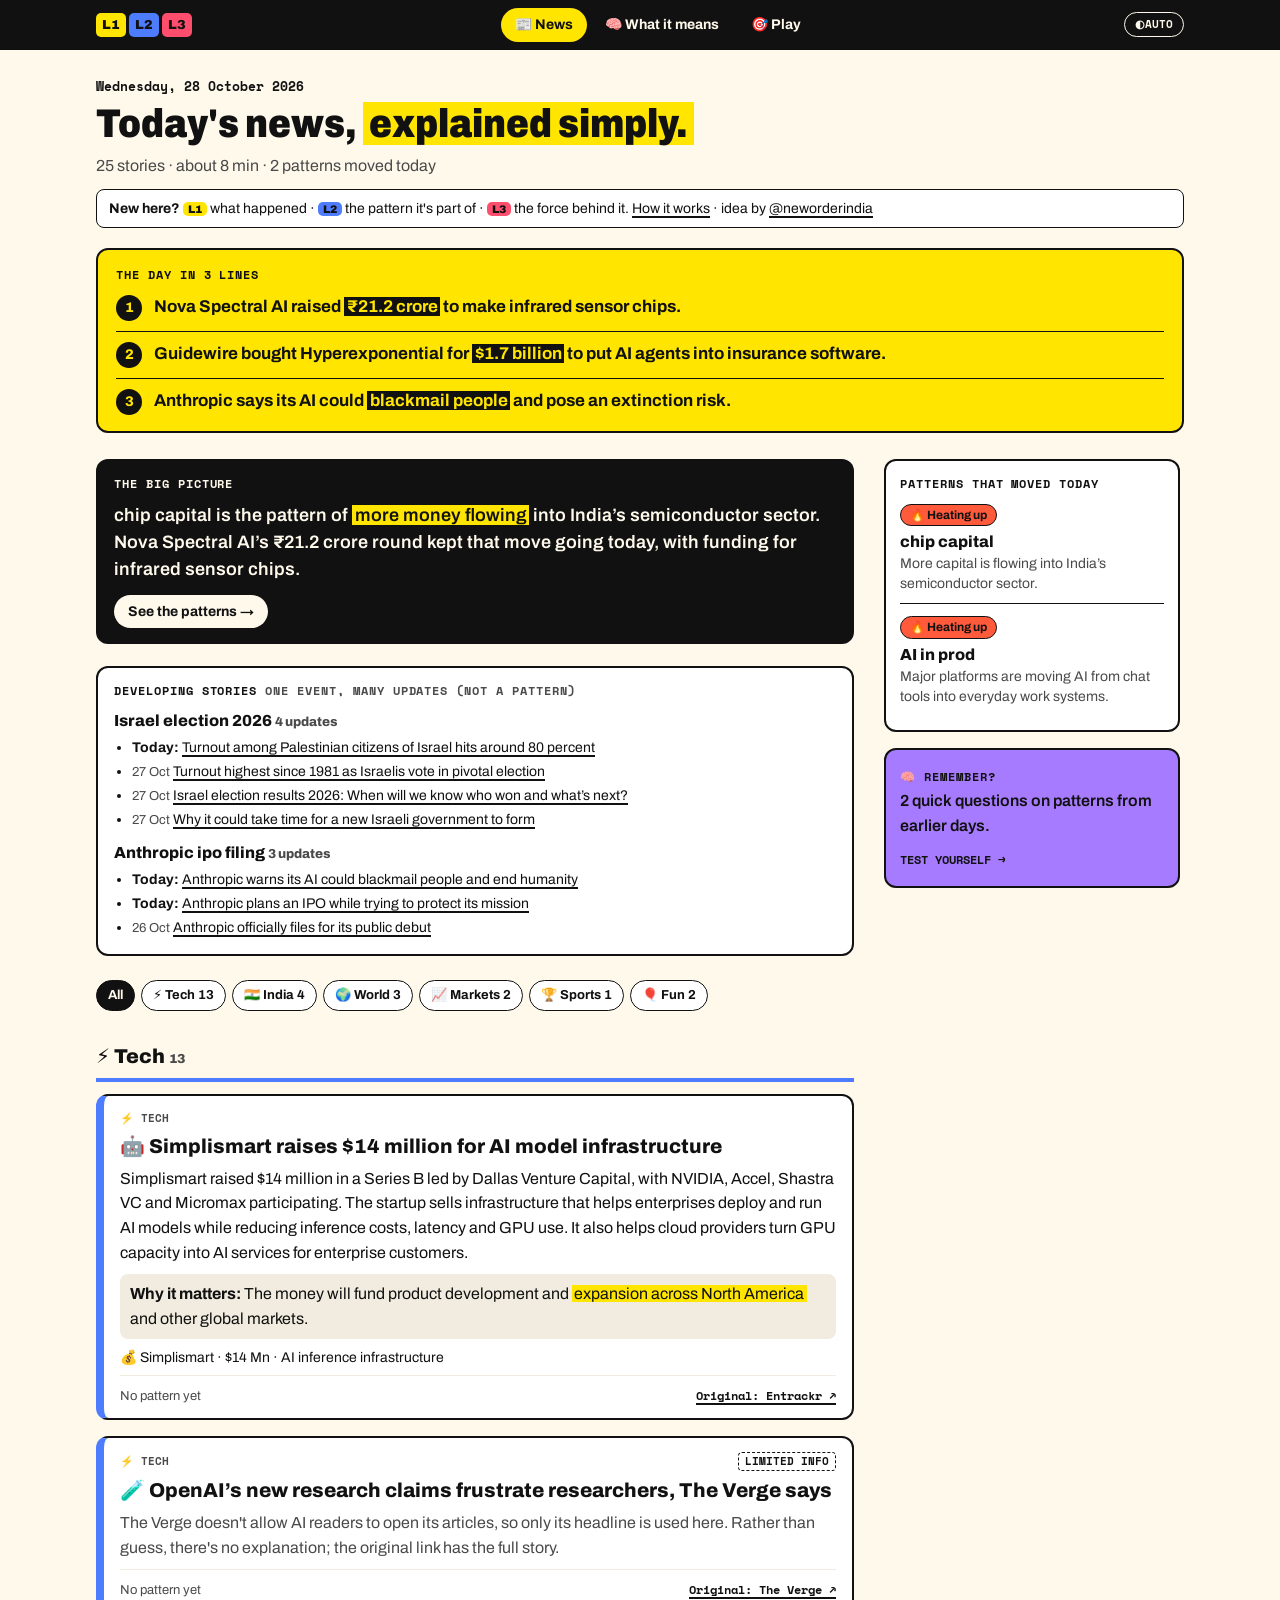
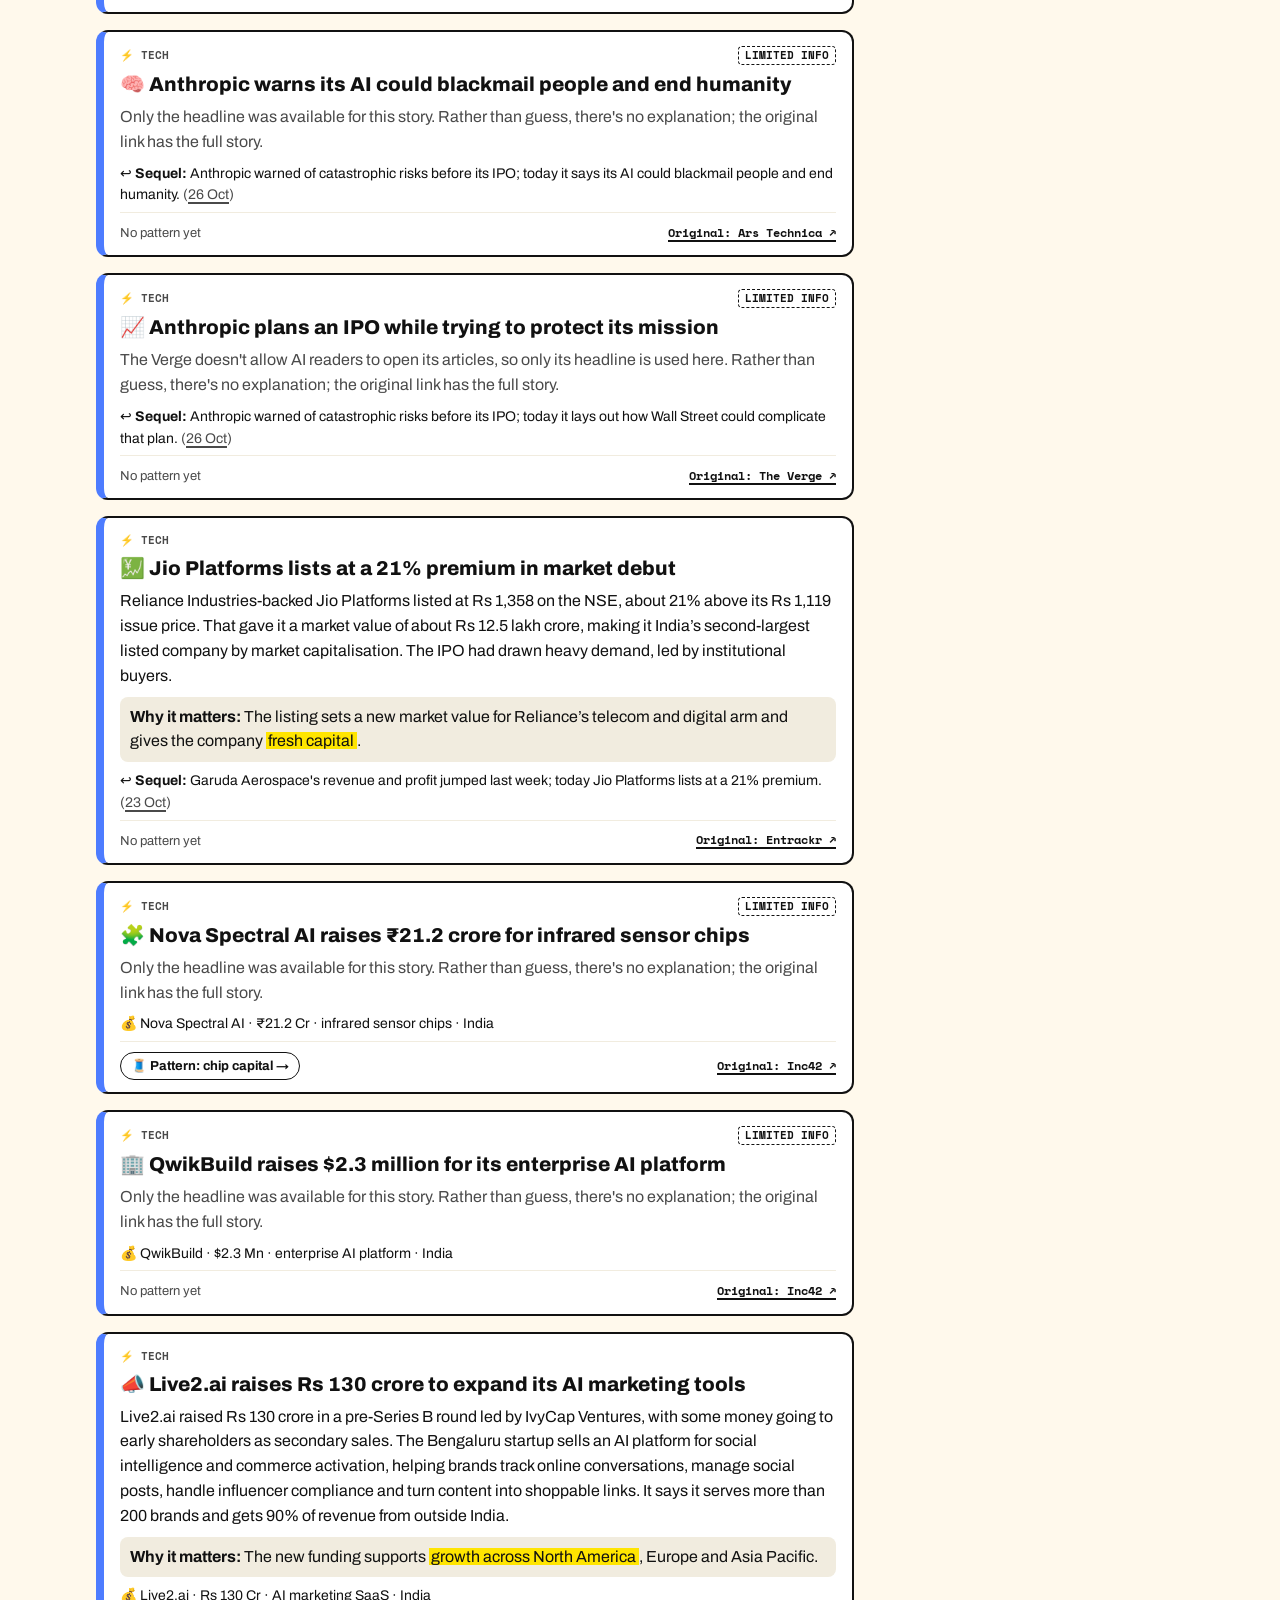
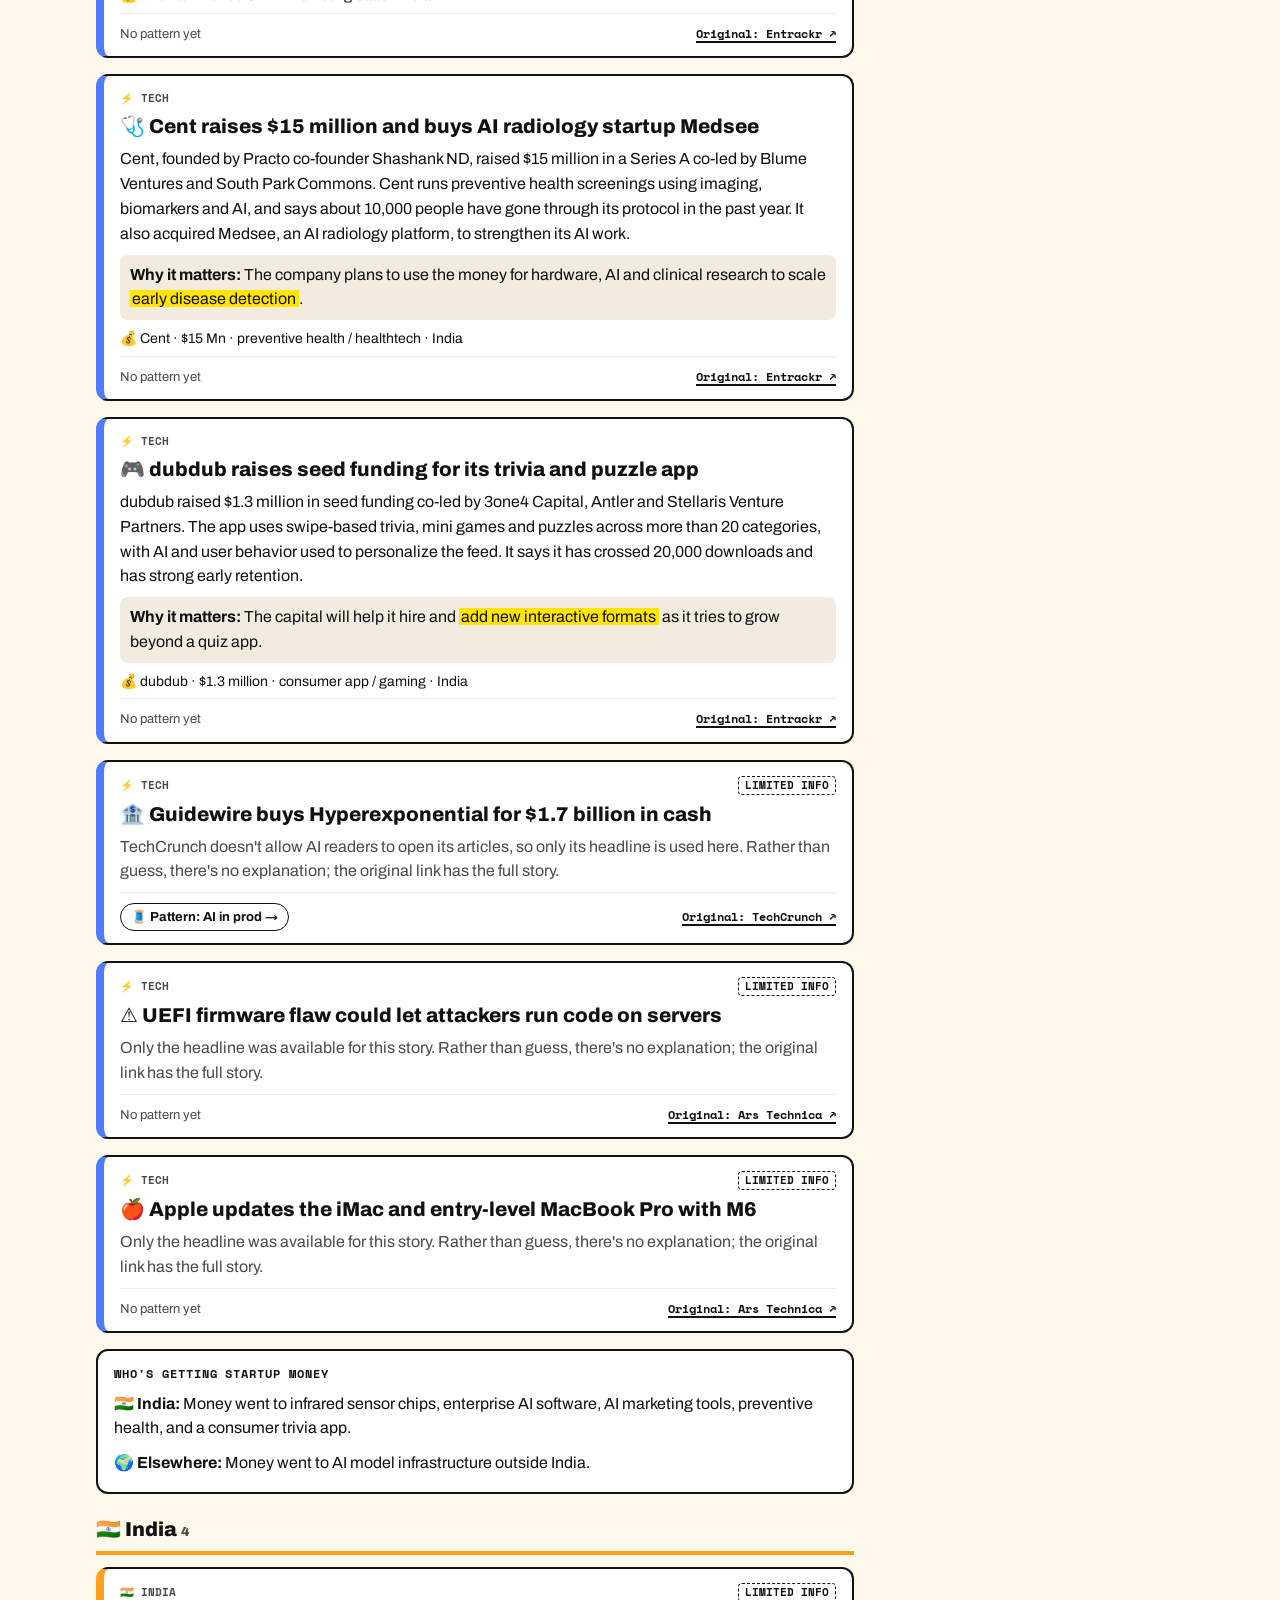
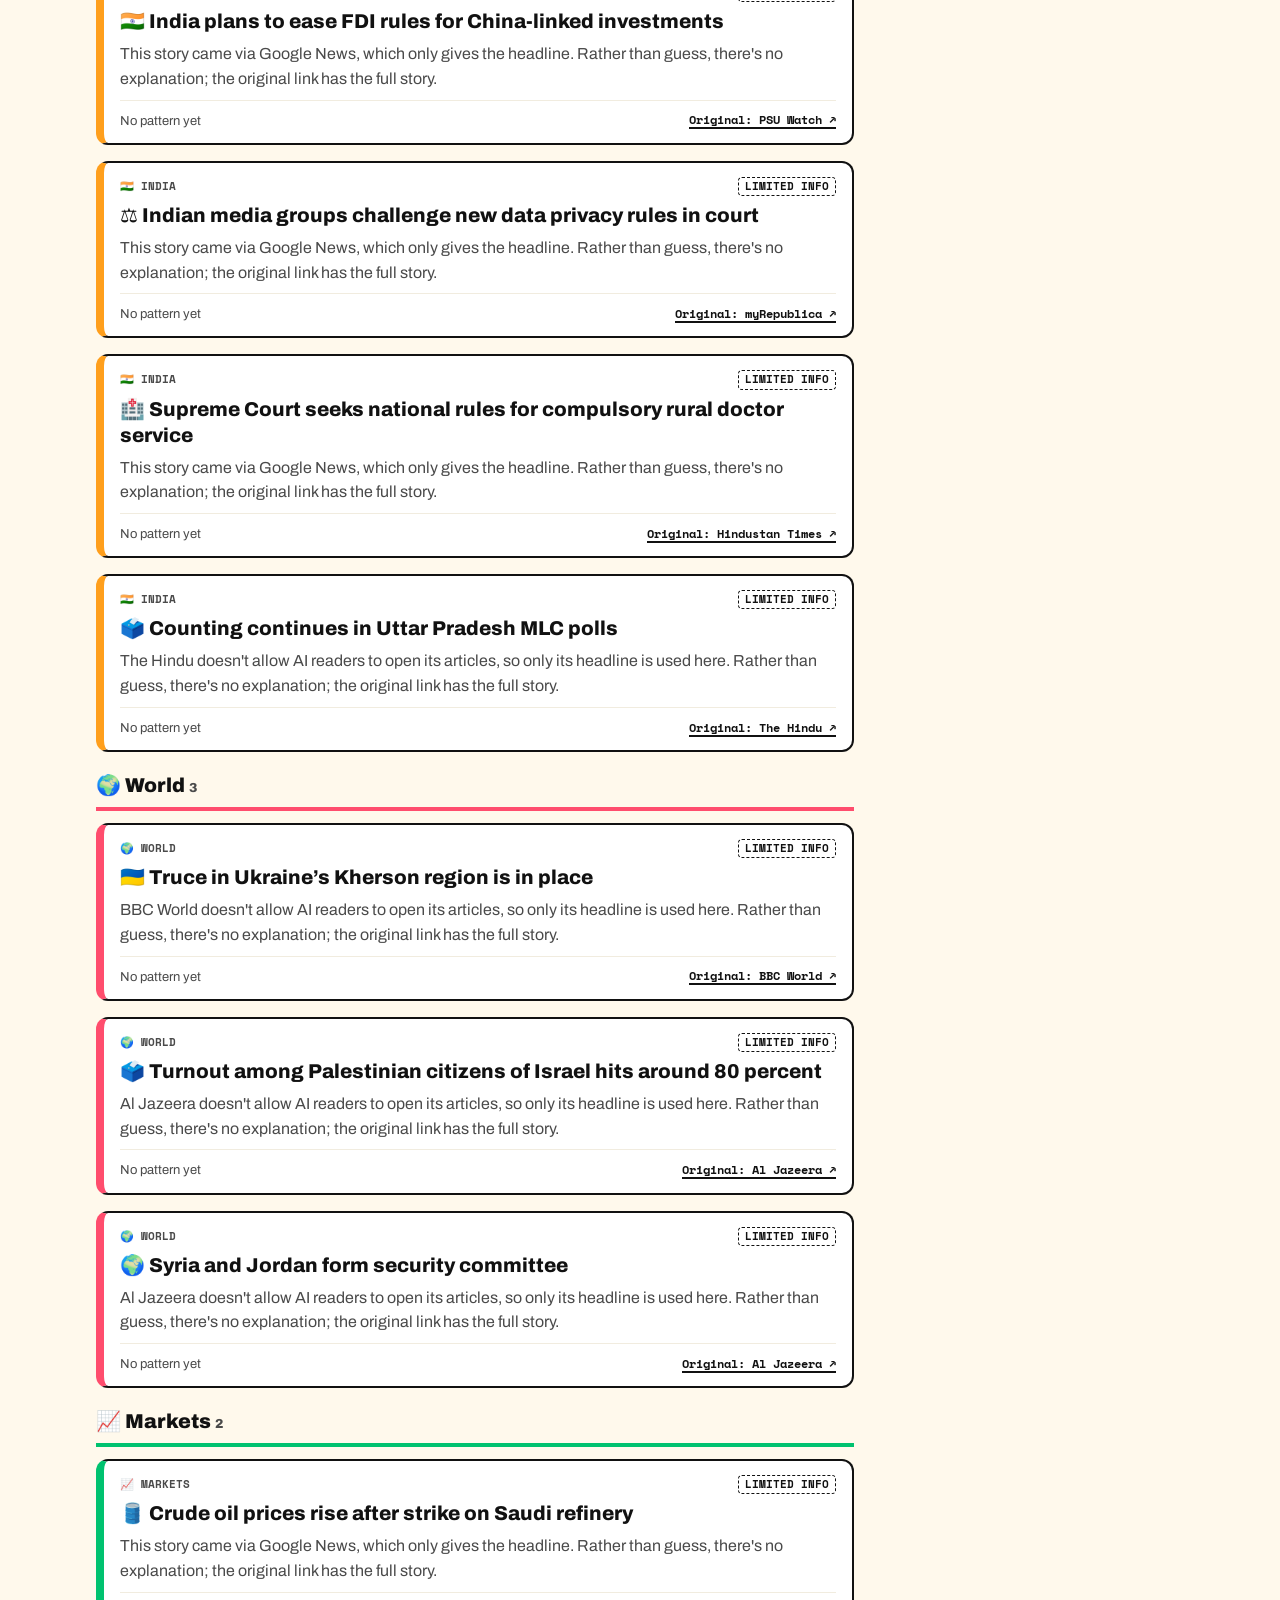
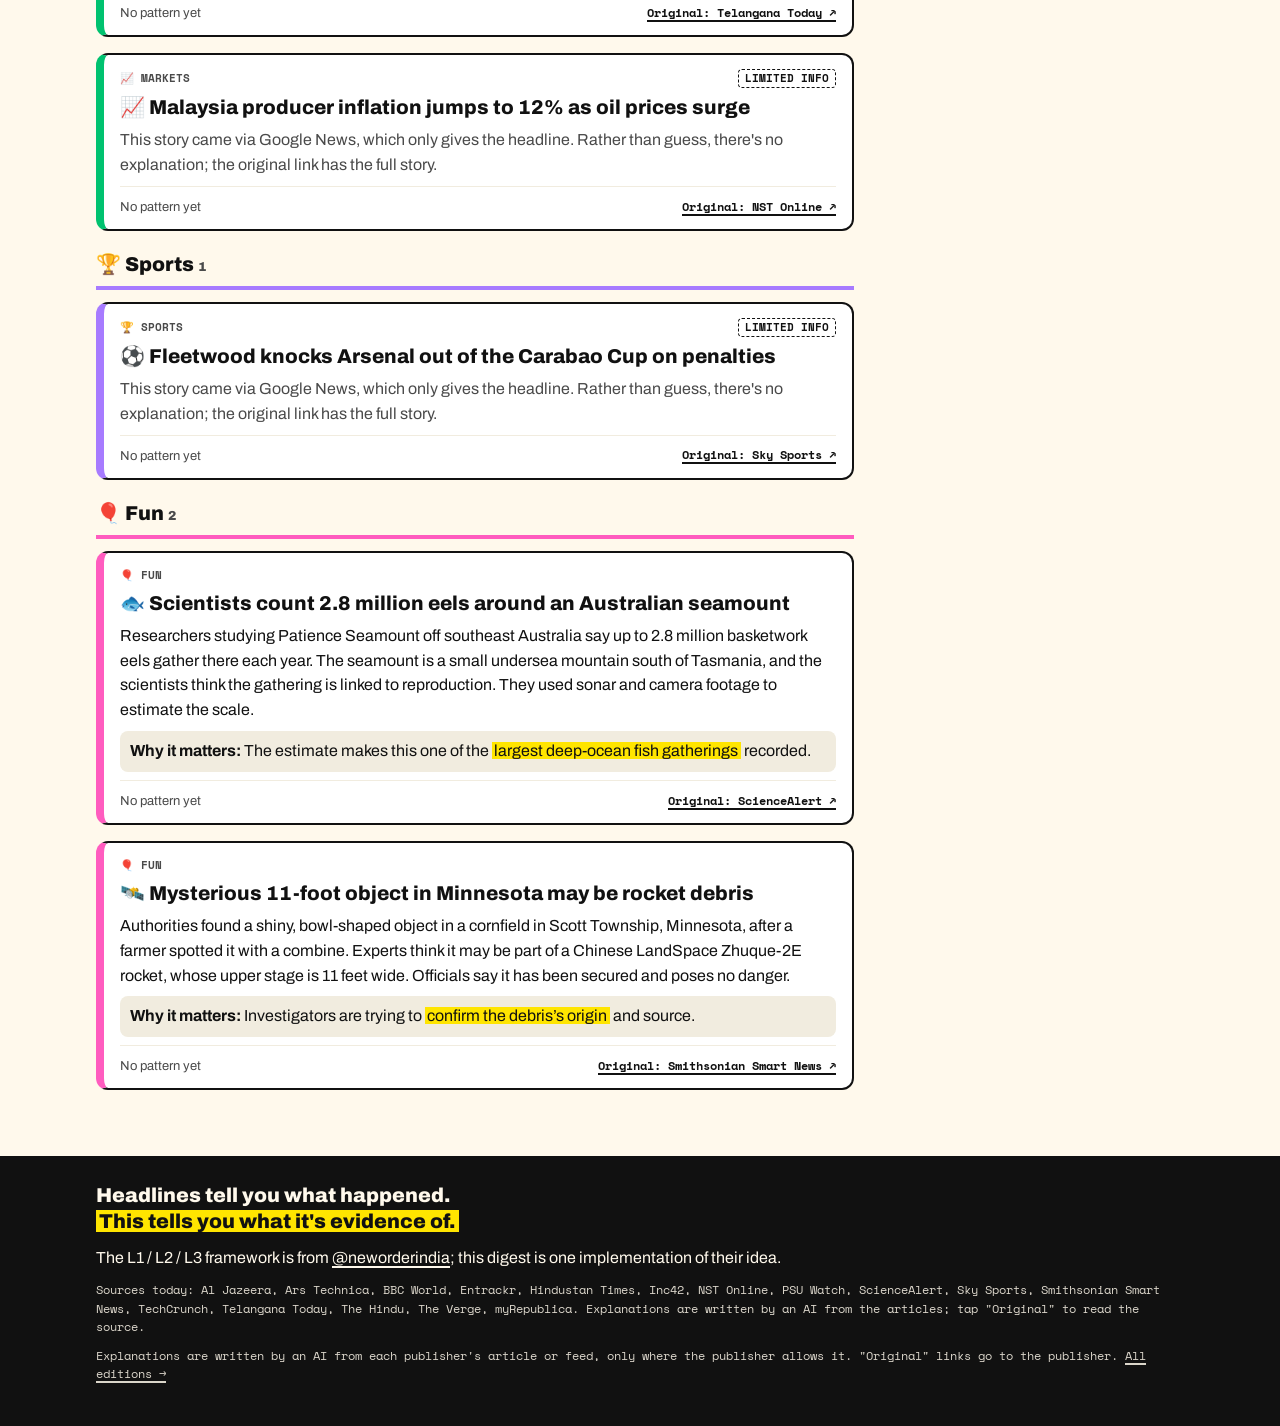
<file: docs/2026-10-28.html>
<!doctype html>
<html lang="en">
<head>
<meta charset="utf-8">
<meta name="viewport" content="width=device-width, initial-scale=1">
<meta name="color-scheme" content="light dark">
<title>L1·L2·L3 · 28 October 2026</title>
<meta name="description" content="Nova Spectral AI raised ₹21.2 crore to make infrared sensor chips.">
<script>(function(){try{var t=localStorage.getItem("l123-theme");if(t==="light"||t==="dark")document.documentElement.setAttribute("data-theme",t);}catch(e){}})();</script>
<link rel="preconnect" href="https://fonts.googleapis.com">
<link rel="preconnect" href="https://fonts.gstatic.com" crossorigin>
<link rel="stylesheet" href="https://fonts.googleapis.com/css2?family=Archivo:wdth,wght@62..125,400..900&family=Space+Mono:wght@400;700&display=swap">
<link rel="stylesheet" href="assets/digest.css">
<link rel="icon" href="data:image/svg+xml,%3Csvg xmlns='http://www.w3.org/2000/svg' viewBox='0 0 64 64'%3E%3Crect width='64' height='64' rx='12' fill='%230A0A0A'/%3E%3Crect x='10' y='34' width='12' height='20' fill='%23FFE500'/%3E%3Crect x='26' y='22' width='12' height='32' fill='%234D7CFF'/%3E%3Crect x='42' y='10' width='12' height='44' fill='%23FF4D6D'/%3E%3C/svg%3E">
</head>
<body class="daily">
<div class="progress" aria-hidden="true"><span></span></div>
<header class="topbar">
  <div class="topbar-row">
    <a class="logo" href="index.html" aria-label="L1 L2 L3 archive"><span class="lv lv1">L1</span><span class="lv lv2">L2</span><span class="lv lv3">L3</span></a>
    
<nav class="tabs" role="tablist" aria-label="Edition views">
  <button class="tab" role="tab" type="button" data-tab="feed" aria-selected="true">📰 News</button>
  <button class="tab" role="tab" type="button" data-tab="means" aria-selected="false">🧠 What it means</button>
  <button class="tab" role="tab" type="button" data-tab="play" aria-selected="false">🎯 Play</button>
</nav>

    <button class="theme-btn" type="button" aria-label="Switch colour theme"><span class="theme-ico" aria-hidden="true">◐</span><span class="theme-label">Auto</span></button>
  </div>
</header>
<main>


<section class="panel" data-panel="feed">
  <div class="wrap">
    <header class="masthead">
      <p class="mast-date">Wednesday, 28 October 2026</p>
      <h1 class="mast-title">Today's news, <mark>explained simply.</mark></h1>
      <p class="muted">25 stories · about 8 min · 2 patterns moved today</p>
      <p class="explainer"><b>New here?</b> <span class="lv lv1">L1</span> what happened · <span class="lv lv2">L2</span> the pattern it's part of ·
        <span class="lv lv3">L3</span> the force behind it. <a href="index.html#how">How it works</a> · idea by <a href="https://www.instagram.com/neworderindia/">@neworderindia</a></p>
    </header>

    <section class="tldr">
      <h2 class="label">The day in 3 lines</h2>
      <ol><li><span class="num">1</span><p>Nova Spectral AI raised <mark>₹21.2 crore</mark> to make infrared sensor chips.</p></li><li><span class="num">2</span><p>Guidewire bought Hyperexponential for <mark>$1.7 billion</mark> to put AI agents into insurance software.</p></li><li><span class="num">3</span><p>Anthropic says its AI could <mark>blackmail people</mark> and pose an extinction risk.</p></li></ol>
    </section>

    <div class="feed-grid">
      <div class="feed-main">
        <section class="hero">
          <h2 class="label">The big picture</h2>
          <p class="hero-text">chip capital is the pattern of <mark>more money flowing</mark> into India’s semiconductor sector. Nova Spectral AI’s ₹21.2 crore round kept that move going today, with funding for infrared sensor chips.</p>
          <button class="hero-cta" type="button" data-tab-link="means">See the patterns →</button>
        </section>

        
        <section class="developing">
          <h2 class="label">Developing stories <span class="muted">one event, many updates (not a pattern)</span></h2>
          
          <div class="dev">
            <p class="dev-title">Israel election 2026 <span class="muted small">4 updates</span></p>
            <ul class="clues"><li><b>Today:</b> <a href="#i-d4d3a1208f" data-tab-link="feed" data-scroll="i-d4d3a1208f">Turnout among Palestinian citizens of Israel hits around 80 percent</a></li><li><span class="muted small">27 Oct</span> <a href="https://www.bbc.co.uk/news/articles/c3j47l4kdez4o?at_medium=RSS&amp;at_campaign=rss">Turnout highest since 1981 as Israelis vote in pivotal election</a></li><li><span class="muted small">27 Oct</span> <a href="https://www.aljazeera.com/news/2026/10/27/israel-election-results-2026-when-will-we-know-who-won-and-whats-next?traffic_source=rss">Israel election results 2026: When will we know who won and what’s next?</a></li><li><span class="muted small">27 Oct</span> <a href="https://www.bbc.co.uk/news/videos/c574p31l1l2no?at_medium=RSS&amp;at_campaign=rss">Why it could take time for a new Israeli government to form</a></li></ul>
          </div>
          
          <div class="dev">
            <p class="dev-title">Anthropic ipo filing <span class="muted small">3 updates</span></p>
            <ul class="clues"><li><b>Today:</b> <a href="#i-9daa2cd43f" data-tab-link="feed" data-scroll="i-9daa2cd43f">Anthropic warns its AI could blackmail people and end humanity</a></li><li><b>Today:</b> <a href="#i-40066215b8" data-tab-link="feed" data-scroll="i-40066215b8">Anthropic plans an IPO while trying to protect its mission</a></li><li><span class="muted small">26 Oct</span> <a href="https://techcrunch.com/2026/10/26/anthropic-officially-files-for-its-public-debut/">Anthropic officially files for its public debut</a></li></ul>
          </div>
          
        </section>
        

        <nav class="filters" aria-label="Filter by section">
          <button class="filter is-on" type="button" data-filter="all">All</button>
          <button class="filter s-tech" type="button" data-filter="tech">⚡ Tech 13</button><button class="filter s-politics_india" type="button" data-filter="politics_india">🇮🇳 India 4</button><button class="filter s-politics_world" type="button" data-filter="politics_world">🌍 World 3</button><button class="filter s-markets" type="button" data-filter="markets">📈 Markets 2</button><button class="filter s-sports" type="button" data-filter="sports">🏆 Sports 1</button><button class="filter s-fun" type="button" data-filter="fun">🎈 Fun 2</button>
        </nav>

        
        <div class="sec-block" data-section="tech">
          <h2 class="sec-head s-tech">⚡ Tech <span class="muted small">13</span></h2>
          <article class="card s-tech" data-section="tech" id="i-2e1cf5b0a8">
  <div class="card-top">
    <span class="tag">⚡ Tech</span>
    
  </div>
  <h3 class="headline"><span aria-hidden="true">🤖</span> Simplismart raises $14 million for AI model infrastructure</h3>
  
  <p class="explain">Simplismart raised $14 million in a Series B led by Dallas Venture Capital, with NVIDIA, Accel, Shastra VC and Micromax participating. The startup sells infrastructure that helps enterprises deploy and run AI models while reducing inference costs, latency and GPU use. It also helps cloud providers turn GPU capacity into AI services for enterprise customers.</p>
  <p class="why-line"><b>Why it matters:</b> The money will fund product development and <mark>expansion across North America</mark> and other global markets.</p>
  
  
  <p class="meta-line">💰 Simplismart · $14 Mn · AI inference infrastructure</p>
  
  
  <div class="card-foot">
    <span class="muted small">No pattern yet</span>
    <a class="source-link" href="https://entrackr.com/news/simplismart-raises-14-mn-from-dallas-venture-capital-nvidia-and-others-12758191">Original: Entrackr ↗</a>
  </div>
</article><article class="card s-tech" data-section="tech" id="i-2df56fbd08">
  <div class="card-top">
    <span class="tag">⚡ Tech</span>
    <span class="limited" title="publisher blocks AI readers">Limited info</span>
  </div>
  <h3 class="headline"><span aria-hidden="true">🧪</span> OpenAI’s new research claims frustrate researchers, The Verge says</h3>
  
  <p class="explain muted">The Verge doesn't allow AI readers to open its articles, so only its headline is used here.
    Rather than guess, there's no explanation; the original link has the full story.</p>
  
  
  
  <div class="card-foot">
    <span class="muted small">No pattern yet</span>
    <a class="source-link" href="https://www.theverge.com/ai-artificial-intelligence/1019921/openai-breakthrough-math-computer-science-physics">Original: The Verge ↗</a>
  </div>
</article><article class="card s-tech" data-section="tech" id="i-9daa2cd43f">
  <div class="card-top">
    <span class="tag">⚡ Tech</span>
    <span class="limited" title="page unreadable">Limited info</span>
  </div>
  <h3 class="headline"><span aria-hidden="true">🧠</span> Anthropic warns its AI could blackmail people and end humanity</h3>
  
  <p class="explain muted">Only the headline was available for this story.
    Rather than guess, there's no explanation; the original link has the full story.</p>
  
  
  
  <p class="meta-line">↩ <b>Sequel:</b> Anthropic warned of catastrophic risks before its IPO; today it says its AI could blackmail people and end humanity. <span class="muted">(<a href="https://news.google.com/rss/articles/CBMiW0FVX3lxTFBpRThpZzljUDVhR2FLUnEzald0ZTRNU09RTDIyazJvSDVmazJ4NGtleVFjY0dXRFNBX0gzQkZzTFNBQ1N5cEdxbG1jeU1DMXpYRGNTUS1kSHhiNHM?oc=5">26 Oct</a>)</span></p>
  
  <div class="card-foot">
    <span class="muted small">No pattern yet</span>
    <a class="source-link" href="https://arstechnica.com/ai/2026/10/anthropic-ipo-warns-its-ai-could-blackmail-people-become-sentient-end-humanity/">Original: Ars Technica ↗</a>
  </div>
</article><article class="card s-tech" data-section="tech" id="i-40066215b8">
  <div class="card-top">
    <span class="tag">⚡ Tech</span>
    <span class="limited" title="publisher blocks AI readers">Limited info</span>
  </div>
  <h3 class="headline"><span aria-hidden="true">📈</span> Anthropic plans an IPO while trying to protect its mission</h3>
  
  <p class="explain muted">The Verge doesn't allow AI readers to open its articles, so only its headline is used here.
    Rather than guess, there's no explanation; the original link has the full story.</p>
  
  
  
  <p class="meta-line">↩ <b>Sequel:</b> Anthropic warned of catastrophic risks before its IPO; today it lays out how Wall Street could complicate that plan. <span class="muted">(<a href="https://news.google.com/rss/articles/CBMiW0FVX3lxTFBpRThpZzljUDVhR2FLUnEzald0ZTRNU09RTDIyazJvSDVmazJ4NGtleVFjY0dXRFNBX0gzQkZzTFNBQ1N5cEdxbG1jeU1DMXpYRGNTUS1kSHhiNHM?oc=5">26 Oct</a>)</span></p>
  
  <div class="card-foot">
    <span class="muted small">No pattern yet</span>
    <a class="source-link" href="https://www.theverge.com/ai-artificial-intelligence/1019470/anthropic-ipo-resist-investor-pressure-cut-corners-safety">Original: The Verge ↗</a>
  </div>
</article><article class="card s-tech" data-section="tech" id="i-3dc181e1cd">
  <div class="card-top">
    <span class="tag">⚡ Tech</span>
    
  </div>
  <h3 class="headline"><span aria-hidden="true">💹</span> Jio Platforms lists at a 21% premium in market debut</h3>
  
  <p class="explain">Reliance Industries-backed Jio Platforms listed at Rs 1,358 on the NSE, about 21% above its Rs 1,119 issue price. That gave it a market value of about Rs 12.5 lakh crore, making it India’s second-largest listed company by market capitalisation. The IPO had drawn heavy demand, led by institutional buyers.</p>
  <p class="why-line"><b>Why it matters:</b> The listing sets a new market value for Reliance’s telecom and digital arm and gives the company <mark>fresh capital</mark>.</p>
  
  
  
  <p class="meta-line">↩ <b>Sequel:</b> Garuda Aerospace&#39;s revenue and profit jumped last week; today Jio Platforms lists at a 21% premium. <span class="muted">(<a href="https://entrackr.com/fintrackr/garuda-aerospaces-fy26-revenue-jumps-67-to-rs-206-cr-profit-rise-42-12741246">23 Oct</a>)</span></p>
  
  <div class="card-foot">
    <span class="muted small">No pattern yet</span>
    <a class="source-link" href="https://entrackr.com/news/jio-platforms-lists-at-21-premium-values-company-at-rs-125-lakh-crore-12759885">Original: Entrackr ↗</a>
  </div>
</article><article class="card s-tech" data-section="tech" id="i-6012261abf">
  <div class="card-top">
    <span class="tag">⚡ Tech</span>
    <span class="limited" title="page unreadable">Limited info</span>
  </div>
  <h3 class="headline"><span aria-hidden="true">🧩</span> Nova Spectral AI raises ₹21.2 crore for infrared sensor chips</h3>
  
  <p class="explain muted">Only the headline was available for this story.
    Rather than guess, there's no explanation; the original link has the full story.</p>
  
  
  <p class="meta-line">💰 Nova Spectral AI · ₹21.2 Cr · infrared sensor chips · India</p>
  
  
  <div class="card-foot">
    <button class="pattern-link" type="button" data-goto="t_india_semiconductor_capital_boom">🧵 Pattern: chip capital →</button>
    <a class="source-link" href="https://inc42.com/buzz/nova-spectral-ai-raises-%e2%82%b921-2-cr-to-build-indigenous-infrared-sensor-chips/">Original: Inc42 ↗</a>
  </div>
</article><article class="card s-tech" data-section="tech" id="i-ad1ab93357">
  <div class="card-top">
    <span class="tag">⚡ Tech</span>
    <span class="limited" title="page unreadable">Limited info</span>
  </div>
  <h3 class="headline"><span aria-hidden="true">🏢</span> QwikBuild raises $2.3 million for its enterprise AI platform</h3>
  
  <p class="explain muted">Only the headline was available for this story.
    Rather than guess, there's no explanation; the original link has the full story.</p>
  
  
  <p class="meta-line">💰 QwikBuild · $2.3 Mn · enterprise AI platform · India</p>
  
  
  <div class="card-foot">
    <span class="muted small">No pattern yet</span>
    <a class="source-link" href="https://inc42.com/buzz/exclusive-qwikbuild-raises-2-3-mn-to-expand-enterprise-ai-platform/">Original: Inc42 ↗</a>
  </div>
</article><article class="card s-tech" data-section="tech" id="i-828cce77bc">
  <div class="card-top">
    <span class="tag">⚡ Tech</span>
    
  </div>
  <h3 class="headline"><span aria-hidden="true">📣</span> Live2.ai raises Rs 130 crore to expand its AI marketing tools</h3>
  
  <p class="explain">Live2.ai raised Rs 130 crore in a pre-Series B round led by IvyCap Ventures, with some money going to early shareholders as secondary sales. The Bengaluru startup sells an AI platform for social intelligence and commerce activation, helping brands track online conversations, manage social posts, handle influencer compliance and turn content into shoppable links. It says it serves more than 200 brands and gets 90% of revenue from outside India.</p>
  <p class="why-line"><b>Why it matters:</b> The new funding supports <mark>growth across North America</mark>, Europe and Asia Pacific.</p>
  
  
  <p class="meta-line">💰 Live2.ai · Rs 130 Cr · AI marketing SaaS · India</p>
  
  
  <div class="card-foot">
    <span class="muted small">No pattern yet</span>
    <a class="source-link" href="https://entrackr.com/news/ivycap-ventures-leads-rs-130-cr-pre-series-b-round-in-live2ai-12757291">Original: Entrackr ↗</a>
  </div>
</article><article class="card s-tech" data-section="tech" id="i-537da26ca9">
  <div class="card-top">
    <span class="tag">⚡ Tech</span>
    
  </div>
  <h3 class="headline"><span aria-hidden="true">🩺</span> Cent raises $15 million and buys AI radiology startup Medsee</h3>
  
  <p class="explain">Cent, founded by Practo co-founder Shashank ND, raised $15 million in a Series A co-led by Blume Ventures and South Park Commons. Cent runs preventive health screenings using imaging, biomarkers and AI, and says about 10,000 people have gone through its protocol in the past year. It also acquired Medsee, an AI radiology platform, to strengthen its AI work.</p>
  <p class="why-line"><b>Why it matters:</b> The company plans to use the money for hardware, AI and clinical research to scale <mark>early disease detection</mark>.</p>
  
  
  <p class="meta-line">💰 Cent · $15 Mn · preventive health / healthtech · India</p>
  
  
  <div class="card-foot">
    <span class="muted small">No pattern yet</span>
    <a class="source-link" href="https://entrackr.com/news/practo-co-founder-shashank-nds-startup-cent-raises-15-mn-led-by-blume-acquires-medsee-12757196">Original: Entrackr ↗</a>
  </div>
</article><article class="card s-tech" data-section="tech" id="i-cef7e29668">
  <div class="card-top">
    <span class="tag">⚡ Tech</span>
    
  </div>
  <h3 class="headline"><span aria-hidden="true">🎮</span> dubdub raises seed funding for its trivia and puzzle app</h3>
  
  <p class="explain">dubdub raised $1.3 million in seed funding co-led by 3one4 Capital, Antler and Stellaris Venture Partners. The app uses swipe-based trivia, mini games and puzzles across more than 20 categories, with AI and user behavior used to personalize the feed. It says it has crossed 20,000 downloads and has strong early retention.</p>
  <p class="why-line"><b>Why it matters:</b> The capital will help it hire and <mark>add new interactive formats</mark> as it tries to grow beyond a quiz app.</p>
  
  
  <p class="meta-line">💰 dubdub · $1.3 million · consumer app / gaming · India</p>
  
  
  <div class="card-foot">
    <span class="muted small">No pattern yet</span>
    <a class="source-link" href="https://entrackr.com/snippets/trivia-and-puzzle-app-dubdub-raises-seed-funding-led-by-3one4-capital-antler-and-stellaris-12758123">Original: Entrackr ↗</a>
  </div>
</article><article class="card s-tech" data-section="tech" id="i-31f30cc340">
  <div class="card-top">
    <span class="tag">⚡ Tech</span>
    <span class="limited" title="publisher blocks AI readers">Limited info</span>
  </div>
  <h3 class="headline"><span aria-hidden="true">🏦</span> Guidewire buys Hyperexponential for $1.7 billion in cash</h3>
  
  <p class="explain muted">TechCrunch doesn't allow AI readers to open its articles, so only its headline is used here.
    Rather than guess, there's no explanation; the original link has the full story.</p>
  
  
  
  <div class="card-foot">
    <button class="pattern-link" type="button" data-goto="t_ai_in_production_workflows">🧵 Pattern: AI in prod →</button>
    <a class="source-link" href="https://techcrunch.com/2026/10/27/guidewire-buys-hyperexponential-for-1-7b-in-cash/">Original: TechCrunch ↗</a>
  </div>
</article><article class="card s-tech" data-section="tech" id="i-9d02bbba00">
  <div class="card-top">
    <span class="tag">⚡ Tech</span>
    <span class="limited" title="page unreadable">Limited info</span>
  </div>
  <h3 class="headline"><span aria-hidden="true">⚠️</span> UEFI firmware flaw could let attackers run code on servers</h3>
  
  <p class="explain muted">Only the headline was available for this story.
    Rather than guess, there's no explanation; the original link has the full story.</p>
  
  
  
  <div class="card-foot">
    <span class="muted small">No pattern yet</span>
    <a class="source-link" href="https://arstechnica.com/security/2026/10/code-execution-flaw-in-uefi-firmware-threatens-most-servers-on-planet-earth/">Original: Ars Technica ↗</a>
  </div>
</article><article class="card s-tech" data-section="tech" id="i-8b7f3fa5f2">
  <div class="card-top">
    <span class="tag">⚡ Tech</span>
    <span class="limited" title="page unreadable">Limited info</span>
  </div>
  <h3 class="headline"><span aria-hidden="true">🍎</span> Apple updates the iMac and entry-level MacBook Pro with M6</h3>
  
  <p class="explain muted">Only the headline was available for this story.
    Rather than guess, there's no explanation; the original link has the full story.</p>
  
  
  
  <div class="card-foot">
    <span class="muted small">No pattern yet</span>
    <a class="source-link" href="https://arstechnica.com/apple/2026/10/apple-refreshes-the-imac-entry-level-macbook-pro-with-the-m6-chip/">Original: Ars Technica ↗</a>
  </div>
</article>
          
          <div class="pulse">
            <h3 class="label">Who's getting startup money</h3>
            <p><b>🇮🇳 India:</b> Money went to infrared sensor chips, enterprise AI software, AI marketing tools, preventive health, and a consumer trivia app.</p>
            <p><b>🌍 Elsewhere:</b> Money went to AI model infrastructure outside India.</p>
          </div>
          
        </div>
        
        <div class="sec-block" data-section="politics_india">
          <h2 class="sec-head s-politics_india">🇮🇳 India <span class="muted small">4</span></h2>
          <article class="card s-politics_india" data-section="politics_india" id="i-e8bf52f236">
  <div class="card-top">
    <span class="tag">🇮🇳 India</span>
    <span class="limited" title="google news link">Limited info</span>
  </div>
  <h3 class="headline"><span aria-hidden="true">🇮🇳</span> India plans to ease FDI rules for China-linked investments</h3>
  
  <p class="explain muted">This story came via Google News, which only gives the headline.
    Rather than guess, there's no explanation; the original link has the full story.</p>
  
  
  
  <div class="card-foot">
    <span class="muted small">No pattern yet</span>
    <a class="source-link" href="https://news.google.com/rss/articles/[base64]?oc=5">Original: PSU Watch ↗</a>
  </div>
</article><article class="card s-politics_india" data-section="politics_india" id="i-3caec08195">
  <div class="card-top">
    <span class="tag">🇮🇳 India</span>
    <span class="limited" title="google news link">Limited info</span>
  </div>
  <h3 class="headline"><span aria-hidden="true">⚖️</span> Indian media groups challenge new data privacy rules in court</h3>
  
  <p class="explain muted">This story came via Google News, which only gives the headline.
    Rather than guess, there's no explanation; the original link has the full story.</p>
  
  
  
  <div class="card-foot">
    <span class="muted small">No pattern yet</span>
    <a class="source-link" href="https://news.google.com/rss/articles/[base64]?oc=5">Original: myRepublica ↗</a>
  </div>
</article><article class="card s-politics_india" data-section="politics_india" id="i-aab807de9c">
  <div class="card-top">
    <span class="tag">🇮🇳 India</span>
    <span class="limited" title="google news link">Limited info</span>
  </div>
  <h3 class="headline"><span aria-hidden="true">🏥</span> Supreme Court seeks national rules for compulsory rural doctor service</h3>
  
  <p class="explain muted">This story came via Google News, which only gives the headline.
    Rather than guess, there's no explanation; the original link has the full story.</p>
  
  
  
  <div class="card-foot">
    <span class="muted small">No pattern yet</span>
    <a class="source-link" href="https://news.google.com/rss/articles/[base64]?oc=5">Original: Hindustan Times ↗</a>
  </div>
</article><article class="card s-politics_india" data-section="politics_india" id="i-2e5aa956a5">
  <div class="card-top">
    <span class="tag">🇮🇳 India</span>
    <span class="limited" title="publisher blocks AI readers">Limited info</span>
  </div>
  <h3 class="headline"><span aria-hidden="true">🗳️</span> Counting continues in Uttar Pradesh MLC polls</h3>
  
  <p class="explain muted">The Hindu doesn't allow AI readers to open its articles, so only its headline is used here.
    Rather than guess, there's no explanation; the original link has the full story.</p>
  
  
  
  <div class="card-foot">
    <span class="muted small">No pattern yet</span>
    <a class="source-link" href="https://www.thehindu.com/news/national/uttar-pradesh/uttar-pradesh-mlc-election-results-2026-meerut-varanasi-gorakhpur/article71634397.ece">Original: The Hindu ↗</a>
  </div>
</article>
          
        </div>
        
        <div class="sec-block" data-section="politics_world">
          <h2 class="sec-head s-politics_world">🌍 World <span class="muted small">3</span></h2>
          <article class="card s-politics_world" data-section="politics_world" id="i-2498ec0432">
  <div class="card-top">
    <span class="tag">🌍 World</span>
    <span class="limited" title="publisher blocks AI readers">Limited info</span>
  </div>
  <h3 class="headline"><span aria-hidden="true">🇺🇦</span> Truce in Ukraine’s Kherson region is in place</h3>
  
  <p class="explain muted">BBC World doesn't allow AI readers to open its articles, so only its headline is used here.
    Rather than guess, there's no explanation; the original link has the full story.</p>
  
  
  
  <div class="card-foot">
    <span class="muted small">No pattern yet</span>
    <a class="source-link" href="https://www.bbc.co.uk/news/articles/c6lye1w9p2l8o?at_medium=RSS&amp;at_campaign=rss">Original: BBC World ↗</a>
  </div>
</article><article class="card s-politics_world" data-section="politics_world" id="i-d4d3a1208f">
  <div class="card-top">
    <span class="tag">🌍 World</span>
    <span class="limited" title="publisher blocks AI readers">Limited info</span>
  </div>
  <h3 class="headline"><span aria-hidden="true">🗳️</span> Turnout among Palestinian citizens of Israel hits around 80 percent</h3>
  
  <p class="explain muted">Al Jazeera doesn't allow AI readers to open its articles, so only its headline is used here.
    Rather than guess, there's no explanation; the original link has the full story.</p>
  
  
  
  <div class="card-foot">
    <span class="muted small">No pattern yet</span>
    <a class="source-link" href="https://www.aljazeera.com/news/2026/10/28/arab-parties-could-win-18-seats-in-israeli-elections-exit-polls-suggest?traffic_source=rss">Original: Al Jazeera ↗</a>
  </div>
</article><article class="card s-politics_world" data-section="politics_world" id="i-925ef920e0">
  <div class="card-top">
    <span class="tag">🌍 World</span>
    <span class="limited" title="publisher blocks AI readers">Limited info</span>
  </div>
  <h3 class="headline"><span aria-hidden="true">🌍</span> Syria and Jordan form security committee</h3>
  
  <p class="explain muted">Al Jazeera doesn't allow AI readers to open its articles, so only its headline is used here.
    Rather than guess, there's no explanation; the original link has the full story.</p>
  
  
  
  <div class="card-foot">
    <span class="muted small">No pattern yet</span>
    <a class="source-link" href="https://www.aljazeera.com/news/2026/10/28/syria-jordan-border-reopens-amid-probe-into-deadly-airstrikes?traffic_source=rss">Original: Al Jazeera ↗</a>
  </div>
</article>
          
        </div>
        
        <div class="sec-block" data-section="markets">
          <h2 class="sec-head s-markets">📈 Markets <span class="muted small">2</span></h2>
          <article class="card s-markets" data-section="markets" id="i-f912b976d0">
  <div class="card-top">
    <span class="tag">📈 Markets</span>
    <span class="limited" title="google news link">Limited info</span>
  </div>
  <h3 class="headline"><span aria-hidden="true">🛢️</span> Crude oil prices rise after strike on Saudi refinery</h3>
  
  <p class="explain muted">This story came via Google News, which only gives the headline.
    Rather than guess, there's no explanation; the original link has the full story.</p>
  
  
  
  <div class="card-foot">
    <span class="muted small">No pattern yet</span>
    <a class="source-link" href="https://news.google.com/rss/articles/CBMihwFBVV95cUxNSER4VnVRZGpxTldSMEh5THo3b3FDVTV0ZDdhZjdLb2o0UUFhOUlnc3FRMGc4WWhqNlllUlBIT25tbjNNY2pxb3k3U0VUdm5zdFVRc0R4ejdxU1VTYjR3a0cwQzg2cEVtNnFTUjkyZFJRU2x0MzhqSWt2R2xFcWpibXEzclpqTW8?oc=5">Original: Telangana Today ↗</a>
  </div>
</article><article class="card s-markets" data-section="markets" id="i-ef1705e918">
  <div class="card-top">
    <span class="tag">📈 Markets</span>
    <span class="limited" title="google news link">Limited info</span>
  </div>
  <h3 class="headline"><span aria-hidden="true">📈</span> Malaysia producer inflation jumps to 12% as oil prices surge</h3>
  
  <p class="explain muted">This story came via Google News, which only gives the headline.
    Rather than guess, there's no explanation; the original link has the full story.</p>
  
  
  
  <div class="card-foot">
    <span class="muted small">No pattern yet</span>
    <a class="source-link" href="https://news.google.com/rss/articles/[base64]?oc=5">Original: NST Online ↗</a>
  </div>
</article>
          
        </div>
        
        <div class="sec-block" data-section="sports">
          <h2 class="sec-head s-sports">🏆 Sports <span class="muted small">1</span></h2>
          <article class="card s-sports" data-section="sports" id="i-bfbff74eb2">
  <div class="card-top">
    <span class="tag">🏆 Sports</span>
    <span class="limited" title="google news link">Limited info</span>
  </div>
  <h3 class="headline"><span aria-hidden="true">⚽</span> Fleetwood knocks Arsenal out of the Carabao Cup on penalties</h3>
  
  <p class="explain muted">This story came via Google News, which only gives the headline.
    Rather than guess, there's no explanation; the original link has the full story.</p>
  
  
  
  <div class="card-foot">
    <span class="muted small">No pattern yet</span>
    <a class="source-link" href="https://news.google.com/rss/articles/[base64]?oc=5">Original: Sky Sports ↗</a>
  </div>
</article>
          
        </div>
        
        <div class="sec-block" data-section="fun">
          <h2 class="sec-head s-fun">🎈 Fun <span class="muted small">2</span></h2>
          <article class="card s-fun" data-section="fun" id="i-3eb9e99c48">
  <div class="card-top">
    <span class="tag">🎈 Fun</span>
    
  </div>
  <h3 class="headline"><span aria-hidden="true">🐟</span> Scientists count 2.8 million eels around an Australian seamount</h3>
  
  <p class="explain">Researchers studying Patience Seamount off southeast Australia say up to 2.8 million basketwork eels gather there each year. The seamount is a small undersea mountain south of Tasmania, and the scientists think the gathering is linked to reproduction. They used sonar and camera footage to estimate the scale.</p>
  <p class="why-line"><b>Why it matters:</b> The estimate makes this one of the <mark>largest deep-ocean fish gatherings</mark> recorded.</p>
  
  
  
  <div class="card-foot">
    <span class="muted small">No pattern yet</span>
    <a class="source-link" href="https://www.sciencealert.com/millions-of-mysterious-deep-sea-eels-caught-gathering-off-the-coast-of-tasmania">Original: ScienceAlert ↗</a>
  </div>
</article><article class="card s-fun" data-section="fun" id="i-a211bcef86">
  <div class="card-top">
    <span class="tag">🎈 Fun</span>
    
  </div>
  <h3 class="headline"><span aria-hidden="true">🛰️</span> Mysterious 11-foot object in Minnesota may be rocket debris</h3>
  
  <p class="explain">Authorities found a shiny, bowl-shaped object in a cornfield in Scott Township, Minnesota, after a farmer spotted it with a combine. Experts think it may be part of a Chinese LandSpace Zhuque-2E rocket, whose upper stage is 11 feet wide. Officials say it has been secured and poses no danger.</p>
  <p class="why-line"><b>Why it matters:</b> Investigators are trying to <mark>confirm the debris’s origin</mark> and source.</p>
  
  
  
  <div class="card-foot">
    <span class="muted small">No pattern yet</span>
    <a class="source-link" href="https://www.smithsonianmag.com/smart-news/this-11-foot-wide-bowl-shaped-object-was-found-in-a-minnesota-cornfield-experts-suspect-its-a-stray-rocket-part-180989754/">Original: Smithsonian Smart News ↗</a>
  </div>
</article>
          
        </div>
        
      </div>

      <aside class="feed-side">
        <div class="side-box movers-box">
          <h2 class="label">Patterns that moved today <span class="swipe">swipe →</span></h2>
          <div class="movers">
          
          <button class="mover" type="button" data-goto="t_india_semiconductor_capital_boom">
            <span class="chip st-heating">🔥 Heating up</span>
            <span class="mover-name">chip capital</span>
            <span class="mover-line">More capital is flowing into India’s semiconductor sector.</span>
          </button>
          
          <button class="mover" type="button" data-goto="t_ai_in_production_workflows">
            <span class="chip st-heating">🔥 Heating up</span>
            <span class="mover-name">AI in prod</span>
            <span class="mover-line">Major platforms are moving AI from chat tools into everyday work systems.</span>
          </button>
          
          </div>
        </div>
        
        <button class="side-box side-remember" type="button" data-tab-link="play">
          <span class="label">🧠 Remember?</span>
          <span class="side-text">2 quick questions on patterns from earlier days.</span>
          <span class="side-cta">Test yourself →</span>
        </button>
        
      </aside>
    </div>
  </div>
</section>


<section class="panel" data-panel="means" hidden>
  <div class="wrap">
    <div class="ladder">
      <div class="rung r1"><span class="rung-l">L1</span><span class="rung-t">What happened</span><span class="rung-s">one story, one day</span></div>
      <div class="rung r2"><span class="rung-l">L2</span><span class="rung-t">The pattern</span><span class="rung-s">many stories, weeks</span></div>
      <div class="rung r3"><span class="rung-l">L3</span><span class="rung-t">The force</span><span class="rung-s">the deep reason, always</span></div>
    </div>
    <p class="muted center">Stories (L1) are clues. Clues that keep repeating make a pattern (L2). Every pattern is pushed by a force (L3).</p>

    
    <div class="map-wrap">
      <h2 class="h2">The map <span class="muted small">hover a box to trace it</span></h2>
      <div class="map">
        <svg class="map-lines" aria-hidden="true"></svg>
        <div class="map-col" data-col="1">
          <div class="map-h">L1 · Stories</div>
          <div class="node n1 s-tech" data-id="i-6012261abf" data-to="t-t_india_semiconductor_capital_boom">Nova Spectral AI raises ₹21.2 crore for infrared sensor chips</div><div class="node n1 s-tech" data-id="i-31f30cc340" data-to="t-t_ai_in_production_workflows">Guidewire buys Hyperexponential for $1.7 billion in cash</div>
        </div>
        <div class="map-col" data-col="2">
          <div class="map-h">L2 · Patterns</div>
          <div class="node n2 st-heating" data-id="t-t_india_semiconductor_capital_boom" data-to="f-capital f-technology ">chip capital</div><div class="node n2 st-heating" data-id="t-t_ai_in_production_workflows" data-to="f-technology ">AI in prod</div>
        </div>
        <div class="map-col" data-col="3">
          <div class="map-h">L3 · Forces</div>
          <div class="node n3 f-technology" data-id="f-technology">⚙️ Technology</div><div class="node n3 f-capital" data-id="f-capital">💰 Money</div><div class="node n3 f-geopolitics is-quiet" data-id="f-geopolitics">🌐 Geopolitics</div><div class="node n3 f-regulation is-quiet" data-id="f-regulation">⚖️ Rules</div><div class="node n3 f-demographics is-quiet" data-id="f-demographics">👥 People</div>
        </div>
      </div>
    </div>
    

    
    <section class="level">
      <div class="level-h"><span class="big-l l-2">L2</span><div><h2 class="h2">The patterns</h2><p class="muted">Things that keep happening. Learn these and the news starts making sense.</p></div></div>
      <div class="force-filter" role="group" aria-label="Filter patterns by force">
        <button class="ff is-on" type="button" data-ff="all">All</button>
        <button class="ff f-technology" type="button" data-ff="technology">⚙️ Technology</button><button class="ff f-capital" type="button" data-ff="capital">💰 Money</button><button class="ff f-regulation" type="button" data-ff="regulation">⚖️ Rules</button>
      </div>
      <div class="threads">
        
        <article class="thread st-heating" id="t_india_semiconductor_capital_boom" data-forces="capital technology">
          <div class="thread-top"><span class="chip st-heating">🔥 Heating up</span><span class="muted small">4 different events since 11 Oct · <b>+1 today</b></span></div>
          <h3 class="thread-name">chip capital</h3>
          <dl class="teach">
            <dt>In one line</dt><dd>More capital is flowing into India’s semiconductor sector.</dd>
            <dt>It's like</dt><dd>Like a busy market where more buyers keep showing up.</dd>
            <dt>Why (L3)</dt><dd>Capital follows sectors where technology demand is rising and investors see more places to put money. <span class="forces-inline"><span class="fchip f-capital">💰 Money</span><span class="fchip f-technology">⚙️ Technology</span></span></dd>
          </dl>
          <p class="rule">Remember it as: <mark>Follow the money into chips.</mark></p>
          
          <p class="sub-label">Today's clues</p>
          <ul class="clues"><li><a href="#i-6012261abf" data-tab-link="feed" data-scroll="i-6012261abf">Nova Spectral AI raises ₹21.2 crore for infrared sensor chips</a></li></ul>
          
          
          <p class="sub-label">Earlier clues</p>
          <ul class="clues"><li><span class="muted small">27 Oct</span> <a href="https://news.google.com/rss/articles/[base64]?oc=5">India explores deepening ties with Dutch cos in green energy, semiconductors</a></li><li><span class="muted small">26 Oct</span> <a href="https://news.google.com/rss/articles/[base64]?oc=5">AI, semiconductors, defence to drive India’s Rs 16 lakh crore CapEx boom</a></li><li><span class="muted small">26 Oct</span> <a href="https://news.google.com/rss/articles/[base64]?oc=5">India, Netherlands explore cooperation in semiconductors, green hydrogen and port infrastructure</a></li></ul>
          
          <div class="timeline" role="img" aria-label="Clues per day over the last 14 days">
            <i class="tl-d" style="--n: 0" title="15 Oct: 0"></i><i class="tl-d" style="--n: 0" title="16 Oct: 0"></i><i class="tl-d" style="--n: 0" title="17 Oct: 0"></i><i class="tl-d" style="--n: 0" title="18 Oct: 0"></i><i class="tl-d on" style="--n: 1" title="19 Oct: 1"></i><i class="tl-d" style="--n: 0" title="20 Oct: 0"></i><i class="tl-d" style="--n: 0" title="21 Oct: 0"></i><i class="tl-d" style="--n: 0" title="22 Oct: 0"></i><i class="tl-d" style="--n: 0" title="23 Oct: 0"></i><i class="tl-d on" style="--n: 4" title="24 Oct: 4"></i><i class="tl-d" style="--n: 0" title="25 Oct: 0"></i><i class="tl-d on" style="--n: 3" title="26 Oct: 3"></i><i class="tl-d on" style="--n: 1" title="27 Oct: 1"></i><i class="tl-d on now" style="--n: 1" title="28 Oct: 1"></i>
          </div>
          <div class="tl-axis"><span>14 days ago</span><span>clues per day</span><span>today</span></div>
        </article>
        
        <article class="thread st-heating" id="t_ai_in_production_workflows" data-forces="technology">
          <div class="thread-top"><span class="chip st-heating">🔥 Heating up</span><span class="muted small">3 different events since 12 Oct · <b>+1 today</b></span></div>
          <h3 class="thread-name">AI in prod</h3>
          <dl class="teach">
            <dt>In one line</dt><dd>Major platforms are moving AI from chat tools into everyday work systems.</dd>
            <dt>It's like</dt><dd>Like upgrading from a calculator to a coworker at the desk.</dd>
            <dt>Why (L3)</dt><dd>Technology is making AI more capable inside connected apps, so platforms can embed it directly into routine workflows. <span class="forces-inline"><span class="fchip f-technology">⚙️ Technology</span></span></dd>
          </dl>
          <p class="rule">Remember it as: <mark>From sidebar to workbench.</mark></p>
          
          <p class="sub-label">Today's clues</p>
          <ul class="clues"><li><a href="#i-31f30cc340" data-tab-link="feed" data-scroll="i-31f30cc340">Guidewire buys Hyperexponential for $1.7 billion in cash</a></li></ul>
          
          
          <p class="sub-label">Earlier clues</p>
          <ul class="clues"><li><span class="muted small">22 Oct</span> <a href="https://inc42.com/buzz/anthropic-takes-on-openai-meta-with-new-proactive-ai-agent-claude-duet/">Anthropic Takes On OpenAI, Meta With New Proactive AI Agent Claude Duet</a></li><li><span class="muted small">12 Oct</span> <a href="https://news.google.com/rss/articles/[base64]?oc=5">Epic Games Delays Disney Project, Asks Developers to Use More AI</a></li></ul>
          
          <div class="timeline" role="img" aria-label="Clues per day over the last 14 days">
            <i class="tl-d" style="--n: 0" title="15 Oct: 0"></i><i class="tl-d" style="--n: 0" title="16 Oct: 0"></i><i class="tl-d" style="--n: 0" title="17 Oct: 0"></i><i class="tl-d" style="--n: 0" title="18 Oct: 0"></i><i class="tl-d" style="--n: 0" title="19 Oct: 0"></i><i class="tl-d" style="--n: 0" title="20 Oct: 0"></i><i class="tl-d" style="--n: 0" title="21 Oct: 0"></i><i class="tl-d on" style="--n: 1" title="22 Oct: 1"></i><i class="tl-d" style="--n: 0" title="23 Oct: 0"></i><i class="tl-d" style="--n: 0" title="24 Oct: 0"></i><i class="tl-d" style="--n: 0" title="25 Oct: 0"></i><i class="tl-d" style="--n: 0" title="26 Oct: 0"></i><i class="tl-d" style="--n: 0" title="27 Oct: 0"></i><i class="tl-d on now" style="--n: 1" title="28 Oct: 1"></i>
          </div>
          <div class="tl-axis"><span>14 days ago</span><span>clues per day</span><span>today</span></div>
        </article>
        
        <article class="thread st-building" id="t_regional_chip_buildout" data-forces="capital technology">
          <div class="thread-top"><span class="chip st-building">🧱 Building</span><span class="muted small">4 different events since 20 Oct</span></div>
          <h3 class="thread-name">Fab buildout</h3>
          <dl class="teach">
            <dt>In one line</dt><dd>Semiconductor supply-chain capacity is expanding in regional hubs.</dd>
            <dt>It's like</dt><dd>Like opening more bakeries in busy neighborhoods.</dd>
            <dt>Why (L3)</dt><dd>Capital follows the most promising production nodes as technology demands specialized facilities and nearby suppliers. <span class="forces-inline"><span class="fchip f-capital">💰 Money</span><span class="fchip f-technology">⚙️ Technology</span></span></dd>
          </dl>
          <p class="rule">Remember it as: <mark>Build where the chips cluster.</mark></p>
          
          
          <p class="sub-label">Earlier clues</p>
          <ul class="clues"><li><span class="muted small">27 Oct</span> <a href="https://news.google.com/rss/articles/[base64]?oc=5">Infineon to build Europe’s first high-volume 300mm GaN power semiconductor plant</a></li><li><span class="muted small">27 Oct</span> <a href="https://news.google.com/rss/articles/[base64]?oc=5">Volkswagen Group Announces Strategic Semiconductor Partnership with NXP, Supporting the Future of SDVs</a></li><li><span class="muted small">24 Oct</span> <a href="https://news.google.com/rss/articles/[base64]?oc=5">Tata ASML partnership to support 300 mm semiconductor fab in Dholera, Gujarat</a></li></ul>
          
          <div class="timeline" role="img" aria-label="Clues per day over the last 14 days">
            <i class="tl-d" style="--n: 0" title="15 Oct: 0"></i><i class="tl-d" style="--n: 0" title="16 Oct: 0"></i><i class="tl-d" style="--n: 0" title="17 Oct: 0"></i><i class="tl-d" style="--n: 0" title="18 Oct: 0"></i><i class="tl-d" style="--n: 0" title="19 Oct: 0"></i><i class="tl-d on" style="--n: 2" title="20 Oct: 2"></i><i class="tl-d on" style="--n: 1" title="21 Oct: 1"></i><i class="tl-d on" style="--n: 1" title="22 Oct: 1"></i><i class="tl-d" style="--n: 0" title="23 Oct: 0"></i><i class="tl-d on" style="--n: 2" title="24 Oct: 2"></i><i class="tl-d" style="--n: 0" title="25 Oct: 0"></i><i class="tl-d" style="--n: 0" title="26 Oct: 0"></i><i class="tl-d on" style="--n: 2" title="27 Oct: 2"></i><i class="tl-d now" style="--n: 0" title="28 Oct: 0"></i>
          </div>
          <div class="tl-axis"><span>14 days ago</span><span>clues per day</span><span>today</span></div>
        </article>
        
        <article class="thread st-new" id="t_embodied_ai_hardware_funding" data-forces="capital technology">
          <div class="thread-top"><span class="chip st-new">🆕 New</span><span class="muted small">2 different events since 23 Oct</span></div>
          <h3 class="thread-name">embodied AI</h3>
          <dl class="teach">
            <dt>In one line</dt><dd>Venture capital is shifting toward startups that put AI into physical machines and devices.</dd>
            <dt>It's like</dt><dd>Like selling shovels in a gold rush, but the shovels can move.</dd>
            <dt>Why (L3)</dt><dd>Capital is chasing where AI becomes useful in the physical world, where technology plus hardware can create new products and returns. <span class="forces-inline"><span class="fchip f-capital">💰 Money</span><span class="fchip f-technology">⚙️ Technology</span></span></dd>
          </dl>
          <p class="rule">Remember it as: <mark>AI leaves the screen.</mark></p>
          
          
          <p class="sub-label">Earlier clues</p>
          <ul class="clues"><li><span class="muted small">27 Oct</span> <a href="https://techcrunch.com/2026/10/26/this-startups-self-driving-excavators-help-dig-up-600m-in-new-funding/">This startup’s self-driving excavators help dig up $600M in new funding</a></li><li><span class="muted small">27 Oct</span> <a href="https://entrackr.com/snippets/physical-ai-vision-company-nova-spectral-ai-raises-rs-2115-cr-led-by-shastra-vc-12756634">Physical AI vision company Nova Spectral AI raises Rs 21.15 Cr led by Shastra VC</a></li><li><span class="muted small">23 Oct</span> <a href="https://news.google.com/rss/articles/[base64]?oc=5">Deftech startup Paar Autonomy raises Rs 10 crore from AdvantEdge Founders</a></li></ul>
          
          <div class="timeline" role="img" aria-label="Clues per day over the last 14 days">
            <i class="tl-d" style="--n: 0" title="15 Oct: 0"></i><i class="tl-d" style="--n: 0" title="16 Oct: 0"></i><i class="tl-d" style="--n: 0" title="17 Oct: 0"></i><i class="tl-d" style="--n: 0" title="18 Oct: 0"></i><i class="tl-d" style="--n: 0" title="19 Oct: 0"></i><i class="tl-d" style="--n: 0" title="20 Oct: 0"></i><i class="tl-d" style="--n: 0" title="21 Oct: 0"></i><i class="tl-d" style="--n: 0" title="22 Oct: 0"></i><i class="tl-d on" style="--n: 1" title="23 Oct: 1"></i><i class="tl-d" style="--n: 0" title="24 Oct: 0"></i><i class="tl-d" style="--n: 0" title="25 Oct: 0"></i><i class="tl-d" style="--n: 0" title="26 Oct: 0"></i><i class="tl-d on" style="--n: 2" title="27 Oct: 2"></i><i class="tl-d now" style="--n: 0" title="28 Oct: 0"></i>
          </div>
          <div class="tl-axis"><span>14 days ago</span><span>clues per day</span><span>today</span></div>
        </article>
        
        <article class="thread st-new" id="t_india_voter_roll_checks" data-forces="regulation">
          <div class="thread-top"><span class="chip st-new">🆕 New</span><span class="muted small">2 different events since 21 Oct</span></div>
          <h3 class="thread-name">roll checks</h3>
          <dl class="teach">
            <dt>In one line</dt><dd>India&#39;s election administration is adding more checks before people are added to voter rolls.</dd>
            <dt>It's like</dt><dd>Like a bouncer checking an ID twice before letting someone into a venue.</dd>
            <dt>Why (L3)</dt><dd>Election rules are being tightened to verify entries more carefully and reduce duplicate or ineligible registrations. <span class="forces-inline"><span class="fchip f-regulation">⚖️ Rules</span></span></dd>
          </dl>
          <p class="rule">Remember it as: <mark>Check before you list.</mark></p>
          
          
          <p class="sub-label">Earlier clues</p>
          <ul class="clues"><li><span class="muted small">27 Oct</span> <a href="https://www.thehindu.com/news/national/ecis-stand-that-additional-declaration-is-not-part-of-form-6-comes-days-after-sc-said-it-will-examine-new-form-6/article71629933.ece">ECI’s stand that additional declaration is not part of Form 6 comes days after SC said it will examine ‘new’ Form 6</a></li><li><span class="muted small">27 Oct</span> <a href="https://indianexpress.com/article/india/karnataka-sir-deletions-karnataka-voter-roll-shrinks-nearly-1-crore-final-rolls-published-10938930/">Karnataka SIR deletions: In final rolls, voters shrink by nearly 1 crore</a></li><li><span class="muted small">26 Oct</span> <a href="https://indianexpress.com/article/india/eci-supreme-court-affidavit-special-intensive-revision-sir-gyanesh-kumar-sukhbir-singh-sandhu-vivek-joshi-form-6-indian-express-report-10937935/">Acted ‘unanimously’ on electoral roll revision orders: Election Commission to Supreme Court</a></li></ul>
          
          <div class="timeline" role="img" aria-label="Clues per day over the last 14 days">
            <i class="tl-d" style="--n: 0" title="15 Oct: 0"></i><i class="tl-d" style="--n: 0" title="16 Oct: 0"></i><i class="tl-d" style="--n: 0" title="17 Oct: 0"></i><i class="tl-d" style="--n: 0" title="18 Oct: 0"></i><i class="tl-d" style="--n: 0" title="19 Oct: 0"></i><i class="tl-d" style="--n: 0" title="20 Oct: 0"></i><i class="tl-d on" style="--n: 1" title="21 Oct: 1"></i><i class="tl-d" style="--n: 0" title="22 Oct: 0"></i><i class="tl-d on" style="--n: 2" title="23 Oct: 2"></i><i class="tl-d on" style="--n: 1" title="24 Oct: 1"></i><i class="tl-d" style="--n: 0" title="25 Oct: 0"></i><i class="tl-d on" style="--n: 1" title="26 Oct: 1"></i><i class="tl-d on" style="--n: 2" title="27 Oct: 2"></i><i class="tl-d now" style="--n: 0" title="28 Oct: 0"></i>
          </div>
          <div class="tl-axis"><span>14 days ago</span><span>clues per day</span><span>today</span></div>
        </article>
        
        <article class="thread st-active" id="t_india_rate_hike_tightening" data-forces="capital">
          <div class="thread-top"><span class="chip st-active">▶ Steady</span><span class="muted small">4 different events since 6 Oct</span></div>
          <h3 class="thread-name">Rate turn</h3>
          <dl class="teach">
            <dt>In one line</dt><dd>India’s central bank is tightening monetary policy after a long pause.</dd>
            <dt>It's like</dt><dd>Like turning a faucet down after the sink starts overflowing.</dd>
            <dt>Why (L3)</dt><dd>Capital conditions changed: the central bank is pulling liquidity in and raising rates to make borrowing less easy. <span class="forces-inline"><span class="fchip f-capital">💰 Money</span></span></dd>
          </dl>
          <p class="rule">Remember it as: <mark>After pause, tighter money.</mark></p>
          
          
          <p class="sub-label">Earlier clues</p>
          <ul class="clues"><li><span class="muted small">24 Oct</span> <a href="https://news.google.com/rss/articles/[base64]?oc=5">RBI Hikes Repo Rate by 25 bps to 5.50%; Switches Stance to Calibrated Tightening</a></li><li><span class="muted small">22 Oct</span> <a href="https://news.google.com/rss/articles/[base64]?oc=5">Nomura expects 25 bps RBI rate hike in December, says minutes focus on growth, inflation, not forex</a></li><li><span class="muted small">22 Oct</span> <a href="https://news.google.com/rss/articles/[base64]?oc=5">Inflation, Weak Rupee Keep RBI Rate Hikes in Play, Minutes Show</a></li></ul>
          
          <div class="timeline" role="img" aria-label="Clues per day over the last 14 days">
            <i class="tl-d" style="--n: 0" title="15 Oct: 0"></i><i class="tl-d on" style="--n: 1" title="16 Oct: 1"></i><i class="tl-d" style="--n: 0" title="17 Oct: 0"></i><i class="tl-d" style="--n: 0" title="18 Oct: 0"></i><i class="tl-d" style="--n: 0" title="19 Oct: 0"></i><i class="tl-d" style="--n: 0" title="20 Oct: 0"></i><i class="tl-d on" style="--n: 2" title="21 Oct: 2"></i><i class="tl-d on" style="--n: 2" title="22 Oct: 2"></i><i class="tl-d" style="--n: 0" title="23 Oct: 0"></i><i class="tl-d on" style="--n: 1" title="24 Oct: 1"></i><i class="tl-d" style="--n: 0" title="25 Oct: 0"></i><i class="tl-d" style="--n: 0" title="26 Oct: 0"></i><i class="tl-d" style="--n: 0" title="27 Oct: 0"></i><i class="tl-d now" style="--n: 0" title="28 Oct: 0"></i>
          </div>
          <div class="tl-axis"><span>14 days ago</span><span>clues per day</span><span>today</span></div>
        </article>
        
        <article class="thread st-active" id="t_state_bank_divestment" data-forces="capital regulation">
          <div class="thread-top"><span class="chip st-active">▶ Steady</span><span class="muted small">2 different events since 14 Oct</span></div>
          <h3 class="thread-name">bank selloff</h3>
          <dl class="teach">
            <dt>In one line</dt><dd>India is shifting state-bank ownership from the state toward private owners.</dd>
            <dt>It's like</dt><dd>Like handing shop keys from city hall to a landlord.</dd>
            <dt>Why (L3)</dt><dd>Capital seeks owners who can raise efficiency and returns, while regulation makes the transfer possible through official approvals. <span class="forces-inline"><span class="fchip f-capital">💰 Money</span><span class="fchip f-regulation">⚖️ Rules</span></span></dd>
          </dl>
          <p class="rule">Remember it as: <mark>Public bank, private hands.</mark></p>
          
          
          <p class="sub-label">Earlier clues</p>
          <ul class="clues"><li><span class="muted small">26 Oct</span> <a href="https://news.google.com/rss/articles/[base64]?oc=5">RBI imposes restrictions on Puducherry Co-operative Urban Bank, directs it not to disburse loans and not</a></li><li><span class="muted small">24 Oct</span> <a href="https://news.google.com/rss/articles/[base64]?oc=5">Indian Overseas Bank privatisation: What is the buzz about? Centre&#39;s rules and regulations for the process, explained</a></li><li><span class="muted small">21 Oct</span> <a href="https://news.google.com/rss/articles/[base64]?oc=5">RBI imposes restrictions on Puducherry Co-op Urban Bank, caps withdrawals</a></li></ul>
          
          <div class="timeline" role="img" aria-label="Clues per day over the last 14 days">
            <i class="tl-d" style="--n: 0" title="15 Oct: 0"></i><i class="tl-d" style="--n: 0" title="16 Oct: 0"></i><i class="tl-d" style="--n: 0" title="17 Oct: 0"></i><i class="tl-d on" style="--n: 1" title="18 Oct: 1"></i><i class="tl-d" style="--n: 0" title="19 Oct: 0"></i><i class="tl-d" style="--n: 0" title="20 Oct: 0"></i><i class="tl-d on" style="--n: 1" title="21 Oct: 1"></i><i class="tl-d" style="--n: 0" title="22 Oct: 0"></i><i class="tl-d" style="--n: 0" title="23 Oct: 0"></i><i class="tl-d on" style="--n: 1" title="24 Oct: 1"></i><i class="tl-d" style="--n: 0" title="25 Oct: 0"></i><i class="tl-d on" style="--n: 1" title="26 Oct: 1"></i><i class="tl-d" style="--n: 0" title="27 Oct: 0"></i><i class="tl-d now" style="--n: 0" title="28 Oct: 0"></i>
          </div>
          <div class="tl-axis"><span>14 days ago</span><span>clues per day</span><span>today</span></div>
        </article>
        
        <article class="thread st-active" id="t_indian_hardware_ipo" data-forces="capital technology">
          <div class="thread-top"><span class="chip st-active">▶ Steady</span><span class="muted small">5 different events since 6 Oct</span></div>
          <h3 class="thread-name">IPO route</h3>
          <dl class="teach">
            <dt>In one line</dt><dd>Indian hardware-linked startups are moving toward public listings.</dd>
            <dt>It's like</dt><dd>Like graduating from rental car to owning the fleet.</dd>
            <dt>Why (L3)</dt><dd>Capital markets are rewarding companies that can show scale and make hardware businesses easier to fund and value. <span class="forces-inline"><span class="fchip f-capital">💰 Money</span><span class="fchip f-technology">⚙️ Technology</span></span></dd>
          </dl>
          <p class="rule">Remember it as: <mark>From startup garage to stock exchange.</mark></p>
          
          
          <p class="sub-label">Earlier clues</p>
          <ul class="clues"><li><span class="muted small">26 Oct</span> <a href="https://entrackr.com/fintrackr/wework-indias-q2-fy27-revenue-rises-34-to-rs-768-cr-profit-jumps-over-3x-12755184">WeWork India’s Q2 FY27 revenue rises 34% to Rs 768 Cr, profit jumps over 3X</a></li><li><span class="muted small">23 Oct</span> <a href="https://inc42.com/buzz/zetwerk-makes-nse-debut-at-5-5-premium-after-%e2%82%b95012-cr-ipo/">[Update] Zetwerk Shares End Debut Session 8.4% Below Issue Price On BSE</a></li><li><span class="muted small">23 Oct</span> <a href="https://inc42.com/buzz/ipo-bound-garuda-aerospaces-fy26-profit-jumps-41-to-%e2%82%b925-9-cr/">IPO-Bound Garuda Aerospace’s FY26 Profit Jumps 41% To ₹25.9 Cr</a></li></ul>
          
          <div class="timeline" role="img" aria-label="Clues per day over the last 14 days">
            <i class="tl-d on" style="--n: 1" title="15 Oct: 1"></i><i class="tl-d on" style="--n: 1" title="16 Oct: 1"></i><i class="tl-d" style="--n: 0" title="17 Oct: 0"></i><i class="tl-d" style="--n: 0" title="18 Oct: 0"></i><i class="tl-d" style="--n: 0" title="19 Oct: 0"></i><i class="tl-d" style="--n: 0" title="20 Oct: 0"></i><i class="tl-d" style="--n: 0" title="21 Oct: 0"></i><i class="tl-d" style="--n: 0" title="22 Oct: 0"></i><i class="tl-d on" style="--n: 3" title="23 Oct: 3"></i><i class="tl-d" style="--n: 0" title="24 Oct: 0"></i><i class="tl-d" style="--n: 0" title="25 Oct: 0"></i><i class="tl-d on" style="--n: 1" title="26 Oct: 1"></i><i class="tl-d" style="--n: 0" title="27 Oct: 0"></i><i class="tl-d now" style="--n: 0" title="28 Oct: 0"></i>
          </div>
          <div class="tl-axis"><span>14 days ago</span><span>clues per day</span><span>today</span></div>
        </article>
        
        <article class="thread st-building" id="t_ai_compute_capital_surge" data-forces="capital technology">
          <div class="thread-top"><span class="chip st-building">🧱 Building</span><span class="muted small">2 different events since 20 Oct</span></div>
          <h3 class="thread-name">Compute cash</h3>
          <dl class="teach">
            <dt>In one line</dt><dd>AI chip and model firms are raising larger capital rounds to secure compute capacity.</dd>
            <dt>It's like</dt><dd>Like stocking up before a long winter: everyone needs supplies, so the bills get bigger.</dd>
            <dt>Why (L3)</dt><dd>Compute is expensive and scarce, so capital flows toward firms that can buy or build more of it. <span class="forces-inline"><span class="fchip f-capital">💰 Money</span><span class="fchip f-technology">⚙️ Technology</span></span></dd>
          </dl>
          <p class="rule">Remember it as: <mark>Bigger rounds, more compute.</mark></p>
          
          
          <p class="sub-label">Earlier clues</p>
          <ul class="clues"><li><span class="muted small">26 Oct</span> <a href="https://news.google.com/rss/articles/CBMiW0FVX3lxTFBpRThpZzljUDVhR2FLUnEzald0ZTRNU09RTDIyazJvSDVmazJ4NGtleVFjY0dXRFNBX0gzQkZzTFNBQ1N5cEdxbG1jeU1DMXpYRGNTUS1kSHhiNHM?oc=5">Anthropic warns of AI&#39;s &#39;catastrophic risks&#39; ahead of major IPO</a></li><li><span class="muted small">24 Oct</span> <a href="https://news.google.com/rss/articles/[base64]?oc=5">The Week’s 10 Biggest Funding Rounds: AI Drives A Varied Lineup Of Large Financings</a></li><li><span class="muted small">24 Oct</span> <a href="https://news.google.com/rss/articles/[base64]?oc=5">AI code testing startup Blacksmith raises $66 million at $1 billion valuation</a></li></ul>
          
          <div class="timeline" role="img" aria-label="Clues per day over the last 14 days">
            <i class="tl-d" style="--n: 0" title="15 Oct: 0"></i><i class="tl-d" style="--n: 0" title="16 Oct: 0"></i><i class="tl-d" style="--n: 0" title="17 Oct: 0"></i><i class="tl-d" style="--n: 0" title="18 Oct: 0"></i><i class="tl-d" style="--n: 0" title="19 Oct: 0"></i><i class="tl-d on" style="--n: 1" title="20 Oct: 1"></i><i class="tl-d on" style="--n: 1" title="21 Oct: 1"></i><i class="tl-d" style="--n: 0" title="22 Oct: 0"></i><i class="tl-d on" style="--n: 3" title="23 Oct: 3"></i><i class="tl-d on" style="--n: 2" title="24 Oct: 2"></i><i class="tl-d" style="--n: 0" title="25 Oct: 0"></i><i class="tl-d on" style="--n: 1" title="26 Oct: 1"></i><i class="tl-d" style="--n: 0" title="27 Oct: 0"></i><i class="tl-d now" style="--n: 0" title="28 Oct: 0"></i>
          </div>
          <div class="tl-axis"><span>14 days ago</span><span>clues per day</span><span>today</span></div>
        </article>
        
        <article class="thread st-cooling" id="t_ai_assistant_device_spread" data-forces="technology">
          <div class="thread-top"><span class="chip st-cooling">🧊 Cooling</span><span class="muted small">3 different events since 8 Oct</span></div>
          <h3 class="thread-name">Assistant spread</h3>
          <dl class="teach">
            <dt>In one line</dt><dd>Big tech AI assistants are spreading from phones onto tablets and other devices.</dd>
            <dt>It's like</dt><dd>Like a light switch being installed room by room.</dd>
            <dt>Why (L3)</dt><dd>Technology makes assistants portable across hardware, so firms extend the same experience to every screen and device. <span class="forces-inline"><span class="fchip f-technology">⚙️ Technology</span></span></dd>
          </dl>
          <p class="rule">Remember it as: <mark>Same assistant, more screens.</mark></p>
          
          
          <p class="sub-label">Earlier clues</p>
          <ul class="clues"><li><span class="muted small">26 Oct</span> <a href="https://news.google.com/rss/articles/[base64]?oc=5">AI startups raise $198.7M for marketing, commerce and CPG operations</a></li><li><span class="muted small">21 Oct</span> <a href="https://techcrunch.com/2026/10/20/google-is-bringing-a-more-personal-version-of-its-gemini-ai-assistant-to-your-car/">Google is bringing a more personal version of its Gemini AI assistant to your car</a></li><li><span class="muted small">13 Oct</span> <a href="https://techcrunch.com/2026/10/13/apple-launches-a-new-apple-tv-4k-with-siri-ai-and-remote-free-commands/">Apple launches a new Apple TV 4K with Siri AI and remote-free voice commands</a></li></ul>
          
          <div class="timeline" role="img" aria-label="Clues per day over the last 14 days">
            <i class="tl-d" style="--n: 0" title="15 Oct: 0"></i><i class="tl-d" style="--n: 0" title="16 Oct: 0"></i><i class="tl-d" style="--n: 0" title="17 Oct: 0"></i><i class="tl-d" style="--n: 0" title="18 Oct: 0"></i><i class="tl-d" style="--n: 0" title="19 Oct: 0"></i><i class="tl-d" style="--n: 0" title="20 Oct: 0"></i><i class="tl-d on" style="--n: 1" title="21 Oct: 1"></i><i class="tl-d" style="--n: 0" title="22 Oct: 0"></i><i class="tl-d" style="--n: 0" title="23 Oct: 0"></i><i class="tl-d" style="--n: 0" title="24 Oct: 0"></i><i class="tl-d" style="--n: 0" title="25 Oct: 0"></i><i class="tl-d on" style="--n: 1" title="26 Oct: 1"></i><i class="tl-d" style="--n: 0" title="27 Oct: 0"></i><i class="tl-d now" style="--n: 0" title="28 Oct: 0"></i>
          </div>
          <div class="tl-axis"><span>14 days ago</span><span>clues per day</span><span>today</span></div>
        </article>
        
        <article class="thread st-building" id="t_nvidia_stack_shift" data-forces="technology capital">
          <div class="thread-top"><span class="chip st-building">🧱 Building</span><span class="muted small">2 different events since 20 Oct</span></div>
          <h3 class="thread-name">Nvidia detour</h3>
          <dl class="teach">
            <dt>In one line</dt><dd>Cloud vendors are pushing AI developers toward non-Nvidia tools and chips.</dd>
            <dt>It's like</dt><dd>Like a mall guiding shoppers to its own stores instead of the anchor tenant.</dd>
            <dt>Why (L3)</dt><dd>Technology and capital rewards companies that control the stack, lowering dependence on Nvidia and keeping more spending inside their own platforms. <span class="forces-inline"><span class="fchip f-technology">⚙️ Technology</span><span class="fchip f-capital">💰 Money</span></span></dd>
          </dl>
          <p class="rule">Remember it as: <mark>Own the route, keep the toll.</mark></p>
          
          
          <p class="sub-label">Earlier clues</p>
          <ul class="clues"><li><span class="muted small">21 Oct</span> <a href="https://techcrunch.com/2026/10/20/google-has-joined-amazon-in-attacking-nvidias-stronghold-with-ai-app-developers/">Google has joined Amazon in attacking Nvidia’s stronghold with AI app developers</a></li><li><span class="muted small">20 Oct</span> <a href="https://techcrunch.com/2026/10/19/amazon-is-taking-its-biggest-shot-at-nvidia-yet-with-new-torchneuron-dev-tool/">Amazon is taking its biggest shot at Nvidia yet with new TorchNeuron dev tool</a></li></ul>
          
          <div class="timeline" role="img" aria-label="Clues per day over the last 14 days">
            <i class="tl-d" style="--n: 0" title="15 Oct: 0"></i><i class="tl-d" style="--n: 0" title="16 Oct: 0"></i><i class="tl-d" style="--n: 0" title="17 Oct: 0"></i><i class="tl-d" style="--n: 0" title="18 Oct: 0"></i><i class="tl-d" style="--n: 0" title="19 Oct: 0"></i><i class="tl-d on" style="--n: 1" title="20 Oct: 1"></i><i class="tl-d on" style="--n: 1" title="21 Oct: 1"></i><i class="tl-d" style="--n: 0" title="22 Oct: 0"></i><i class="tl-d" style="--n: 0" title="23 Oct: 0"></i><i class="tl-d" style="--n: 0" title="24 Oct: 0"></i><i class="tl-d" style="--n: 0" title="25 Oct: 0"></i><i class="tl-d" style="--n: 0" title="26 Oct: 0"></i><i class="tl-d" style="--n: 0" title="27 Oct: 0"></i><i class="tl-d now" style="--n: 0" title="28 Oct: 0"></i>
          </div>
          <div class="tl-axis"><span>14 days ago</span><span>clues per day</span><span>today</span></div>
        </article>
        
      </div>
    </section>

    
    <section class="level">
      <div class="level-h"><span class="big-l l-3">L3</span><div><h2 class="h2">The forces</h2><p class="muted">The five deep reasons behind every pattern. They never change.</p></div></div>
      <div class="forces">
        
        <button class="force f-technology" type="button" data-force-link="technology">
          <span class="force-name">⚙️ Technology</span>
          <span class="force-meaning">New tools and inventions that change what people and companies can do.</span>
          <span class="force-line"><b>Today:</b> Technology pushed both chip investing and AI deeper into production software.</span>
          <span class="force-meter">8 patterns · 2 clues today</span>
        </button>
        
        <button class="force f-capital" type="button" data-force-link="capital">
          <span class="force-name">💰 Money</span>
          <span class="force-meaning">Money looking for its next profit, and who gets it.</span>
          <span class="force-line"><b>Today:</b> Capital kept flowing into semiconductors, especially India’s chip supply chain.</span>
          <span class="force-meter">8 patterns · 1 clue today</span>
        </button>
        
        <button class="force f-geopolitics is-quiet" type="button" data-force-link="geopolitics">
          <span class="force-name">🌐 Geopolitics</span>
          <span class="force-meaning">Countries competing for power, safety and resources.</span>
          <span class="force-line"><b>Today:</b> Quiet.</span>
          <span class="force-meter">0 patterns · 0 clues today</span>
        </button>
        
        <button class="force f-regulation is-quiet" type="button" data-force-link="regulation">
          <span class="force-name">⚖️ Rules</span>
          <span class="force-meaning">Governments and courts setting or changing the rules.</span>
          <span class="force-line"><b>Today:</b> Quiet.</span>
          <span class="force-meter">2 patterns · 0 clues today</span>
        </button>
        
        <button class="force f-demographics is-quiet" type="button" data-force-link="demographics">
          <span class="force-name">👥 People</span>
          <span class="force-meaning">Who people are (age, numbers, where they live, how they vote) and how that&#39;s shifting.</span>
          <span class="force-line"><b>Today:</b> Quiet.</span>
          <span class="force-meter">0 patterns · 0 clues today</span>
        </button>
        
      </div>
    </section>

    
    <section class="level">
      <div class="level-h"><span class="big-l l-1">L1</span><div><h2 class="h2">Today's stories → their pattern</h2><p class="muted">Each story, and the pattern it's a clue for.</p></div></div>
      <ul class="l1-list">
        
        <li class="l1-row s-tech">
          <a class="l1-head" href="#i-6012261abf" data-tab-link="feed" data-scroll="i-6012261abf">Nova Spectral AI raises ₹21.2 crore for infrared sensor chips</a>
          <button class="pattern-link" type="button" data-goto="t_india_semiconductor_capital_boom">🧵 chip capital</button>
        </li>
        
        <li class="l1-row s-tech">
          <a class="l1-head" href="#i-31f30cc340" data-tab-link="feed" data-scroll="i-31f30cc340">Guidewire buys Hyperexponential for $1.7 billion in cash</a>
          <button class="pattern-link" type="button" data-goto="t_ai_in_production_workflows">🧵 AI in prod</button>
        </li>
        
        
        <li class="l1-row s-tech">
          <a class="l1-head" href="#i-2e1cf5b0a8" data-tab-link="feed" data-scroll="i-2e1cf5b0a8">Simplismart raises $14 million for AI model infrastructure</a>
          <span class="muted small">no pattern yet</span>
        </li>
        
        <li class="l1-row s-tech">
          <a class="l1-head" href="#i-2df56fbd08" data-tab-link="feed" data-scroll="i-2df56fbd08">OpenAI’s new research claims frustrate researchers, The Verge says</a>
          <span class="muted small">no pattern yet</span>
        </li>
        
        <li class="l1-row s-tech">
          <a class="l1-head" href="#i-9daa2cd43f" data-tab-link="feed" data-scroll="i-9daa2cd43f">Anthropic warns its AI could blackmail people and end humanity</a>
          <span class="muted small">no pattern yet</span>
        </li>
        
        <li class="l1-row s-tech">
          <a class="l1-head" href="#i-40066215b8" data-tab-link="feed" data-scroll="i-40066215b8">Anthropic plans an IPO while trying to protect its mission</a>
          <span class="muted small">no pattern yet</span>
        </li>
        
        <li class="l1-row s-tech">
          <a class="l1-head" href="#i-3dc181e1cd" data-tab-link="feed" data-scroll="i-3dc181e1cd">Jio Platforms lists at a 21% premium in market debut</a>
          <span class="muted small">no pattern yet</span>
        </li>
        
        <li class="l1-row s-tech">
          <a class="l1-head" href="#i-ad1ab93357" data-tab-link="feed" data-scroll="i-ad1ab93357">QwikBuild raises $2.3 million for its enterprise AI platform</a>
          <span class="muted small">no pattern yet</span>
        </li>
        
        <li class="l1-row s-tech">
          <a class="l1-head" href="#i-828cce77bc" data-tab-link="feed" data-scroll="i-828cce77bc">Live2.ai raises Rs 130 crore to expand its AI marketing tools</a>
          <span class="muted small">no pattern yet</span>
        </li>
        
        <li class="l1-row s-tech">
          <a class="l1-head" href="#i-537da26ca9" data-tab-link="feed" data-scroll="i-537da26ca9">Cent raises $15 million and buys AI radiology startup Medsee</a>
          <span class="muted small">no pattern yet</span>
        </li>
        
        <li class="l1-row s-tech">
          <a class="l1-head" href="#i-cef7e29668" data-tab-link="feed" data-scroll="i-cef7e29668">dubdub raises seed funding for its trivia and puzzle app</a>
          <span class="muted small">no pattern yet</span>
        </li>
        
        <li class="l1-row s-tech">
          <a class="l1-head" href="#i-9d02bbba00" data-tab-link="feed" data-scroll="i-9d02bbba00">UEFI firmware flaw could let attackers run code on servers</a>
          <span class="muted small">no pattern yet</span>
        </li>
        
        <li class="l1-row s-tech">
          <a class="l1-head" href="#i-8b7f3fa5f2" data-tab-link="feed" data-scroll="i-8b7f3fa5f2">Apple updates the iMac and entry-level MacBook Pro with M6</a>
          <span class="muted small">no pattern yet</span>
        </li>
        
        <li class="l1-row s-politics_india">
          <a class="l1-head" href="#i-e8bf52f236" data-tab-link="feed" data-scroll="i-e8bf52f236">India plans to ease FDI rules for China-linked investments</a>
          <span class="muted small">no pattern yet</span>
        </li>
        
        <li class="l1-row s-politics_india">
          <a class="l1-head" href="#i-3caec08195" data-tab-link="feed" data-scroll="i-3caec08195">Indian media groups challenge new data privacy rules in court</a>
          <span class="muted small">no pattern yet</span>
        </li>
        
        <li class="l1-row s-politics_india">
          <a class="l1-head" href="#i-aab807de9c" data-tab-link="feed" data-scroll="i-aab807de9c">Supreme Court seeks national rules for compulsory rural doctor service</a>
          <span class="muted small">no pattern yet</span>
        </li>
        
        <li class="l1-row s-politics_india">
          <a class="l1-head" href="#i-2e5aa956a5" data-tab-link="feed" data-scroll="i-2e5aa956a5">Counting continues in Uttar Pradesh MLC polls</a>
          <span class="muted small">no pattern yet</span>
        </li>
        
        <li class="l1-row s-politics_world">
          <a class="l1-head" href="#i-2498ec0432" data-tab-link="feed" data-scroll="i-2498ec0432">Truce in Ukraine’s Kherson region is in place</a>
          <span class="muted small">no pattern yet</span>
        </li>
        
        <li class="l1-row s-politics_world">
          <a class="l1-head" href="#i-d4d3a1208f" data-tab-link="feed" data-scroll="i-d4d3a1208f">Turnout among Palestinian citizens of Israel hits around 80 percent</a>
          <span class="muted small">no pattern yet</span>
        </li>
        
        <li class="l1-row s-politics_world">
          <a class="l1-head" href="#i-925ef920e0" data-tab-link="feed" data-scroll="i-925ef920e0">Syria and Jordan form security committee</a>
          <span class="muted small">no pattern yet</span>
        </li>
        
        <li class="l1-row s-markets">
          <a class="l1-head" href="#i-f912b976d0" data-tab-link="feed" data-scroll="i-f912b976d0">Crude oil prices rise after strike on Saudi refinery</a>
          <span class="muted small">no pattern yet</span>
        </li>
        
        <li class="l1-row s-markets">
          <a class="l1-head" href="#i-ef1705e918" data-tab-link="feed" data-scroll="i-ef1705e918">Malaysia producer inflation jumps to 12% as oil prices surge</a>
          <span class="muted small">no pattern yet</span>
        </li>
        
        <li class="l1-row s-sports">
          <a class="l1-head" href="#i-bfbff74eb2" data-tab-link="feed" data-scroll="i-bfbff74eb2">Fleetwood knocks Arsenal out of the Carabao Cup on penalties</a>
          <span class="muted small">no pattern yet</span>
        </li>
        
        <li class="l1-row s-fun">
          <a class="l1-head" href="#i-3eb9e99c48" data-tab-link="feed" data-scroll="i-3eb9e99c48">Scientists count 2.8 million eels around an Australian seamount</a>
          <span class="muted small">no pattern yet</span>
        </li>
        
        <li class="l1-row s-fun">
          <a class="l1-head" href="#i-a211bcef86" data-tab-link="feed" data-scroll="i-a211bcef86">Mysterious 11-foot object in Minnesota may be rocket debris</a>
          <span class="muted small">no pattern yet</span>
        </li>
        
      </ul>
    </section>

    
    
    <section class="level">
      <div class="level-h"><span class="big-l l-x">⟷</span><div><h2 class="h2">Connecting the dots</h2><p class="muted">How today links to other patterns, and to last week.</p></div></div>
      
      <div class="dots">
        <p class="dots-pair"><button class="pattern-link" type="button" data-goto="t_india_semiconductor_capital_boom">chip capital</button> ⟷ <button class="pattern-link" type="button" data-goto="t_state_bank_divestment">bank selloff</button> <span class="fchip f-capital">💰 Money</span></p>
        <p class="dots-text">Both patterns are about capital being steered toward strategic tech: semiconductors on one side, ownership and funding choices in financial sectors on the other.</p>
      </div>
      
      
      <h3 class="h3">Last week → today</h3>
      <div class="throwbacks">
        
        <article class="tb">
          <span class="kind k-sequel">Sequel</span>
          <p class="tb-line">Anthropic warned of catastrophic risks before its IPO; today it says its AI could blackmail people and end humanity.</p>
          <p class="tb-then"><span class="muted small">26 Oct:</span> <a href="https://news.google.com/rss/articles/CBMiW0FVX3lxTFBpRThpZzljUDVhR2FLUnEzald0ZTRNU09RTDIyazJvSDVmazJ4NGtleVFjY0dXRFNBX0gzQkZzTFNBQ1N5cEdxbG1jeU1DMXpYRGNTUS1kSHhiNHM?oc=5">Anthropic warns of AI&#39;s &#39;catastrophic risks&#39; ahead of major IPO</a></p>
          <p class="tb-now"><span class="muted small">Today:</span> <a href="#i-9daa2cd43f" data-tab-link="feed" data-scroll="i-9daa2cd43f">Anthropic warns its AI could blackmail people and end humanity</a></p>
        </article>
        
        <article class="tb">
          <span class="kind k-sequel">Sequel</span>
          <p class="tb-line">Anthropic warned of catastrophic risks before its IPO; today it lays out how Wall Street could complicate that plan.</p>
          <p class="tb-then"><span class="muted small">26 Oct:</span> <a href="https://news.google.com/rss/articles/CBMiW0FVX3lxTFBpRThpZzljUDVhR2FLUnEzald0ZTRNU09RTDIyazJvSDVmazJ4NGtleVFjY0dXRFNBX0gzQkZzTFNBQ1N5cEdxbG1jeU1DMXpYRGNTUS1kSHhiNHM?oc=5">Anthropic warns of AI&#39;s &#39;catastrophic risks&#39; ahead of major IPO</a></p>
          <p class="tb-now"><span class="muted small">Today:</span> <a href="#i-40066215b8" data-tab-link="feed" data-scroll="i-40066215b8">Anthropic plans an IPO while trying to protect its mission</a></p>
        </article>
        
        <article class="tb">
          <span class="kind k-sequel">Sequel</span>
          <p class="tb-line">Garuda Aerospace&#39;s revenue and profit jumped last week; today Jio Platforms lists at a 21% premium.</p>
          <p class="tb-then"><span class="muted small">23 Oct:</span> <a href="https://entrackr.com/fintrackr/garuda-aerospaces-fy26-revenue-jumps-67-to-rs-206-cr-profit-rise-42-12741246">Garuda Aerospace’s FY26 revenue jumps 67% to Rs 206 Cr; profit rise 42%</a></p>
          <p class="tb-now"><span class="muted small">Today:</span> <a href="#i-3dc181e1cd" data-tab-link="feed" data-scroll="i-3dc181e1cd">Jio Platforms lists at a 21% premium in market debut</a></p>
        </article>
        
      </div>
      
    </section>
    
  </div>
</section>


<section class="panel" data-panel="play" hidden>
  <div class="wrap wrap-narrow">
    <section class="quiz" data-total="2">
  <div class="quiz-head"><h2 class="h2">🧠 Remember?</h2><span class="score">Score <b class="score-n">0</b>/2</span></div>
  <p class="muted">Patterns from earlier days. Trying to recall them is what makes them stick, even if you get it wrong.</p>
  
  <div class="q" data-answer="0">
    <p class="q-text"><span class="q-n">1</span><span>Which of these stories was evidence for “India’s central bank is tightening monetary policy after a long pause.” (Rate turn)? <span class="muted small">(pattern since 6 Oct)</span></span></p>
    <div class="opts">
      <button class="opt" type="button" data-i="0"><span class="opt-l">A</span><span>RBI broadens Rupee defence beyond dollar sales, turns to tighter monetary conditions: Report</span></button><button class="opt" type="button" data-i="1"><span class="opt-l">B</span><span>The Sale of IDBI: Fatten on Public Money, Then Gift Back to Private Sector</span></button><button class="opt" type="button" data-i="2"><span class="opt-l">C</span><span>Deepseek raises $15 billion in challenge to leading US labs</span></button>
    </div>
    <p class="why" hidden>Rate turn: India’s central bank is tightening monetary policy after a long pause. Clue: This story shows India&#39;s central bank is tightening monetary policy after a long pause because the RBI is turning to tighter monetary conditions to defend the rupee. Remember it as: After pause, tighter money.</p>
  </div>
  
  <div class="q" data-answer="1">
    <p class="q-text"><span class="q-n">2</span><span>“Dronetech Startup AITMC Files UDRHP For A Fresh Issue IPO” (6 Oct) was evidence of which pattern? <span class="muted small">(pattern since 6 Oct)</span></span></p>
    <div class="opts">
      <button class="opt" type="button" data-i="0"><span class="opt-l">A</span><span>Major platforms are moving AI from chat tools into everyday work systems.</span></button><button class="opt" type="button" data-i="1"><span class="opt-l">B</span><span>Indian hardware-linked startups are moving toward public listings.</span></button><button class="opt" type="button" data-i="2"><span class="opt-l">C</span><span>Big tech AI assistants are spreading from phones onto tablets and other devices.</span></button>
    </div>
    <p class="why" hidden>IPO route: Indian hardware-linked startups are moving toward public listings. Clue: This story shows Indian hardware-linked startups are moving toward public listings because AITMC Ventures filed its IPO papers with SEBI. Remember it as: From startup garage to stock exchange.</p>
  </div>
  
  <p class="quiz-done" hidden></p>
</section>
    <section class="quiz" data-total="3">
  <div class="quiz-head"><h2 class="h2">Did today make sense?</h2><span class="score">Score <b class="score-n">0</b>/3</span></div>
  
  
  <div class="q" data-answer="0">
    <p class="q-text"><span class="q-n">1</span><span>Which of today&#39;s stories is evidence for chip capital?</span></p>
    <div class="opts">
      <button class="opt" type="button" data-i="0"><span class="opt-l">A</span><span>Nova Spectral AI raises ₹21.2 crore for infrared sensor chips</span></button><button class="opt" type="button" data-i="1"><span class="opt-l">B</span><span>Anthropic warns its AI could blackmail people and end humanity</span></button><button class="opt" type="button" data-i="2"><span class="opt-l">C</span><span>Guidewire buys Hyperexponential for $1.7 billion in cash</span></button>
    </div>
    <p class="why" hidden>It is a fresh funding round for a semiconductor startup.</p>
  </div>
  
  <div class="q" data-answer="1">
    <p class="q-text"><span class="q-n">2</span><span>Which force connects Nova Spectral AI raises ₹21.2 crore for infrared sensor chips and Guidewire buys Hyperexponential for $1.7 billion in cash?</span></p>
    <div class="opts">
      <button class="opt" type="button" data-i="0"><span class="opt-l">A</span><span>regulation</span></button><button class="opt" type="button" data-i="1"><span class="opt-l">B</span><span>technology</span></button><button class="opt" type="button" data-i="2"><span class="opt-l">C</span><span>capital</span></button>
    </div>
    <p class="why" hidden>Both stories are about tech products and software, not rules or demographics.</p>
  </div>
  
  <div class="q" data-answer="2">
    <p class="q-text"><span class="q-n">3</span><span>Which headline would weaken AI in prod?</span></p>
    <div class="opts">
      <button class="opt" type="button" data-i="0"><span class="opt-l">A</span><span>Guidewire buys a software firm and adds AI agents to underwriting tools</span></button><button class="opt" type="button" data-i="1"><span class="opt-l">B</span><span>A company adds AI to claims, pricing, or other work software</span></button><button class="opt" type="button" data-i="2"><span class="opt-l">C</span><span>A major platform delays AI features and shuts down its automation product</span></button>
    </div>
    <p class="why" hidden>It suggests AI is being pulled out of production systems, not pushed in.</p>
  </div>
  
  <p class="quiz-done" hidden></p>
</section>

    
    <section class="call">
      <h2 class="label">🎯 Today's prediction</h2>
      <p class="call-text">India will see at least 3 new semiconductor or chip-related funding rounds announced.</p>
      <p class="small"><b>How we'll check:</b> number of semiconductor or chip-related funding announcements in India. <b>Right if:</b> at least 3.<br>
        <b>Could be wrong because:</b> Funding may slow, or rounds may be smaller non-announcements and not show up in the news.</p>
      <p class="muted small">Pattern: <button class="pattern-link" type="button" data-goto="t_india_semiconductor_capital_boom">chip capital</button> · our odds: 57% · we check on 27 Dec</p>
    </section>
    

    
    <section class="calls">
      <h2 class="h2">Earlier predictions</h2>
      <ul>
        
        <li><span class="verdict v-open">⏳ Open</span>
          <span>At least two more disclosed funding rounds will close for robotics, sensor, or autonomous-machine startups.</span>
          <span class="muted small">made 27 Oct · check 26 Dec</span></li>
        
      </ul>
    </section>
    
  </div>
</section>

</main>
<footer class="footer">
  <div class="wrap">
    <p class="footer-big">Headlines tell you what happened.<br><mark>This tells you what it's evidence of.</mark></p>
    <p>The L1 / L2 / L3 framework is from <a href="https://www.instagram.com/neworderindia/">@neworderindia</a>; this digest is one implementation of their idea.</p>
    <p class="footer-small">Sources today: Al Jazeera, Ars Technica, BBC World, Entrackr, Hindustan Times, Inc42, NST Online, PSU Watch, ScienceAlert, Sky Sports, Smithsonian Smart News, TechCrunch, Telangana Today, The Hindu, The Verge, myRepublica. Explanations are written by an AI from the articles; tap "Original" to read the source.</p>
    <p class="footer-small">Explanations are written by an AI from each publisher's article or feed, only where the publisher allows it. "Original" links go to the publisher. <a href="index.html">All editions →</a></p>
  </div>
</footer>
<script src="assets/digest.js"></script>
</body>
</html>
</file>
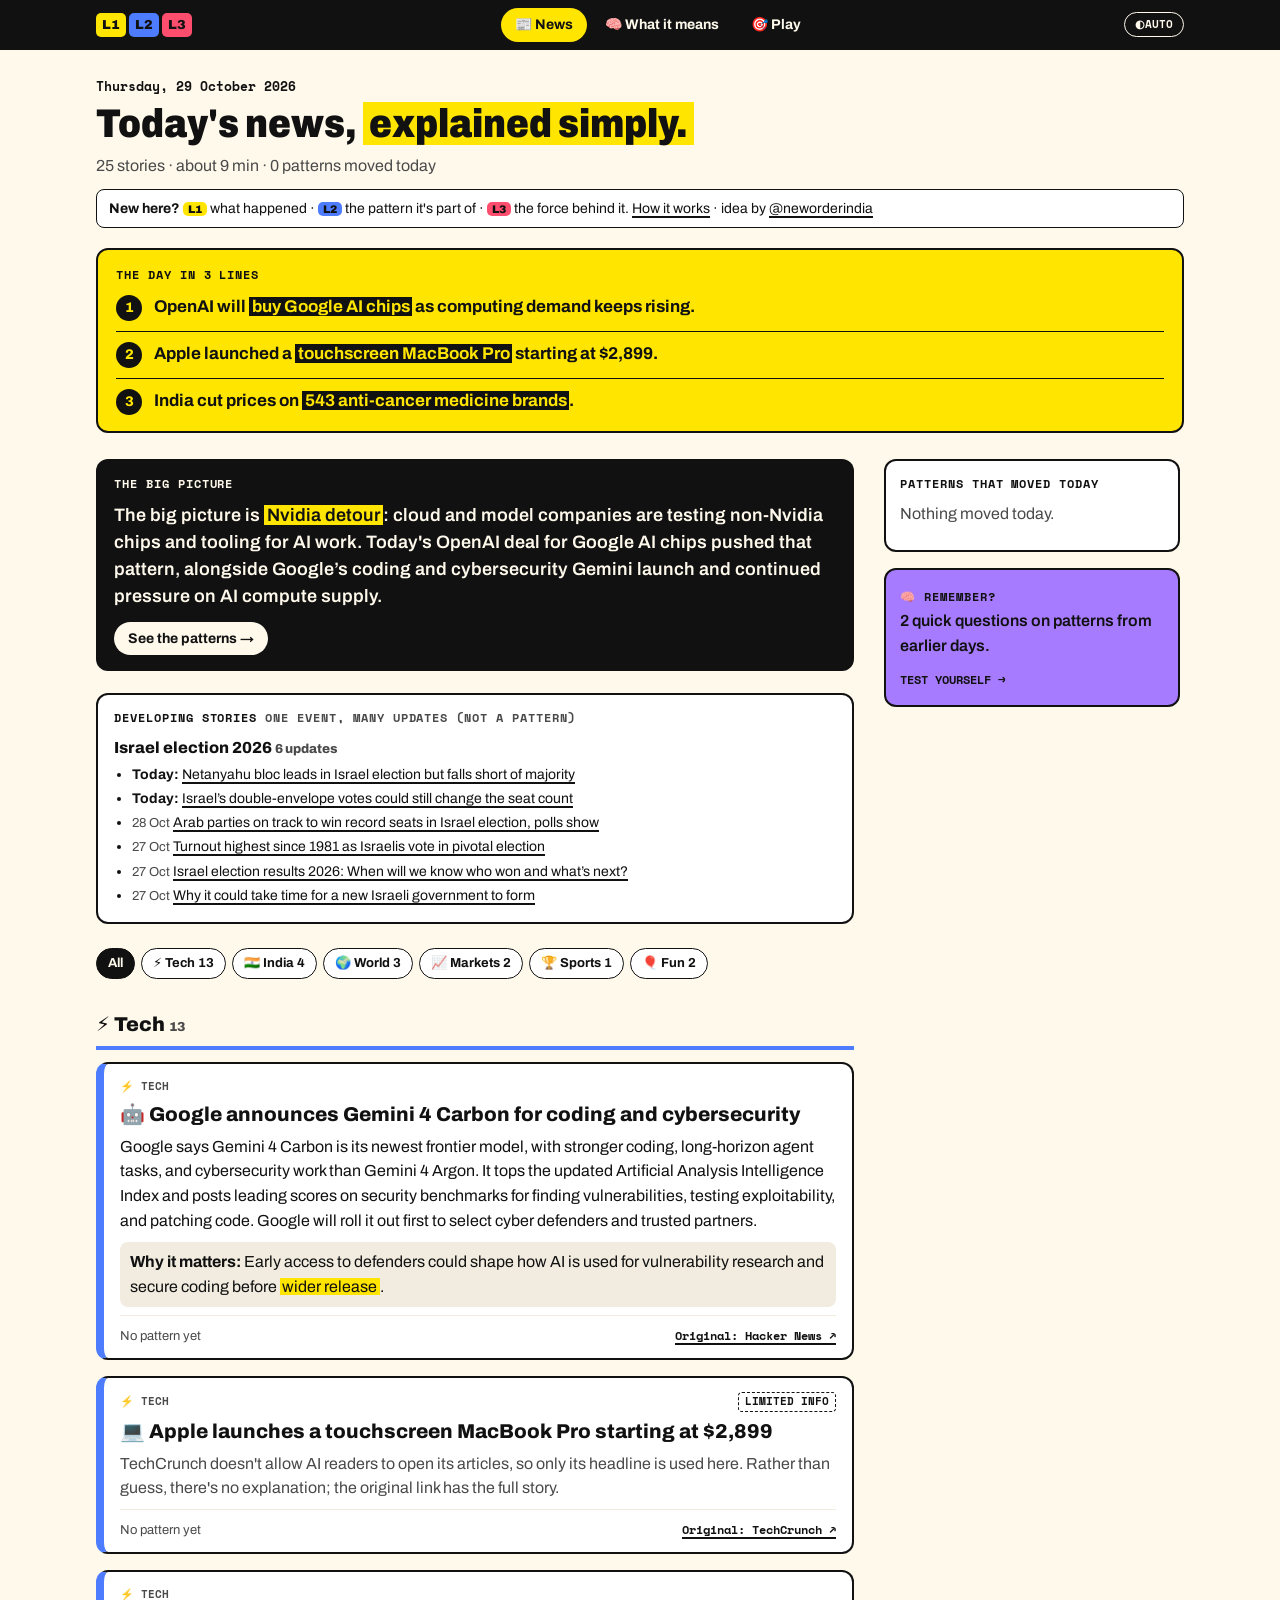
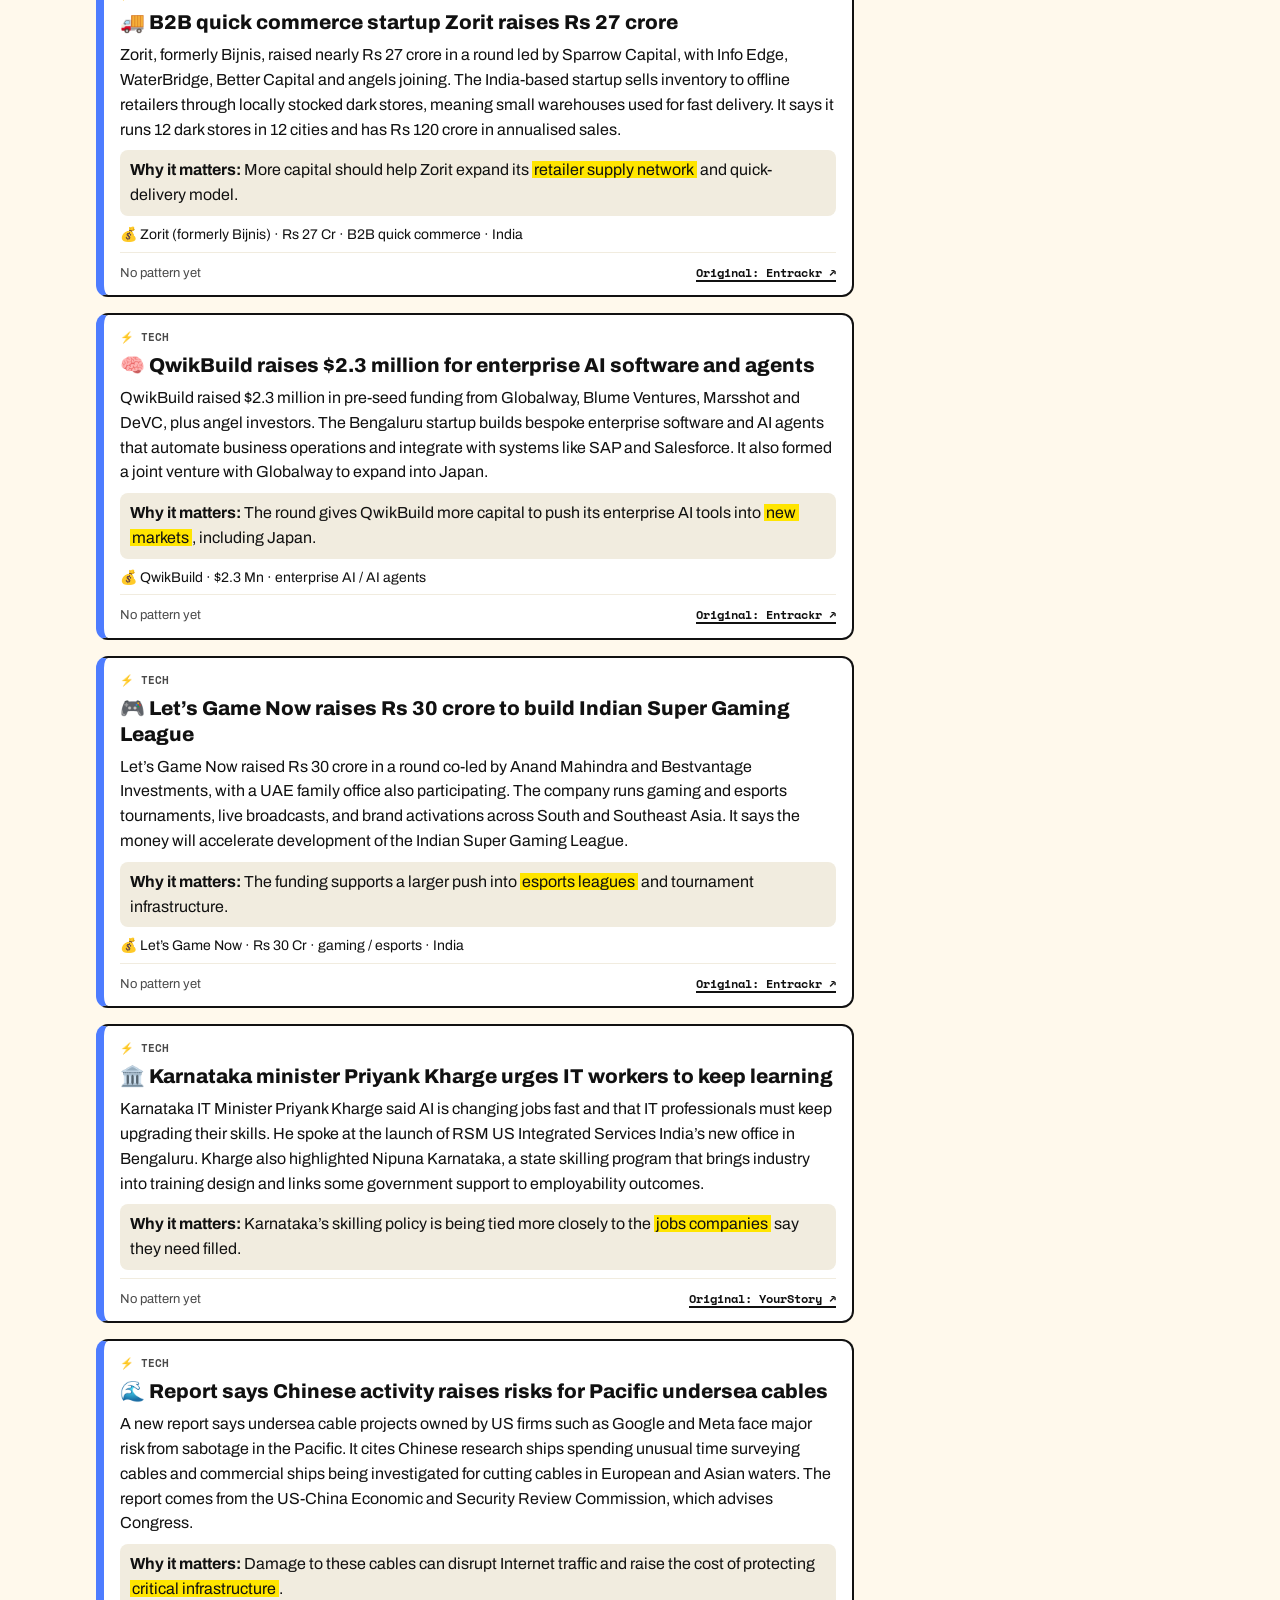
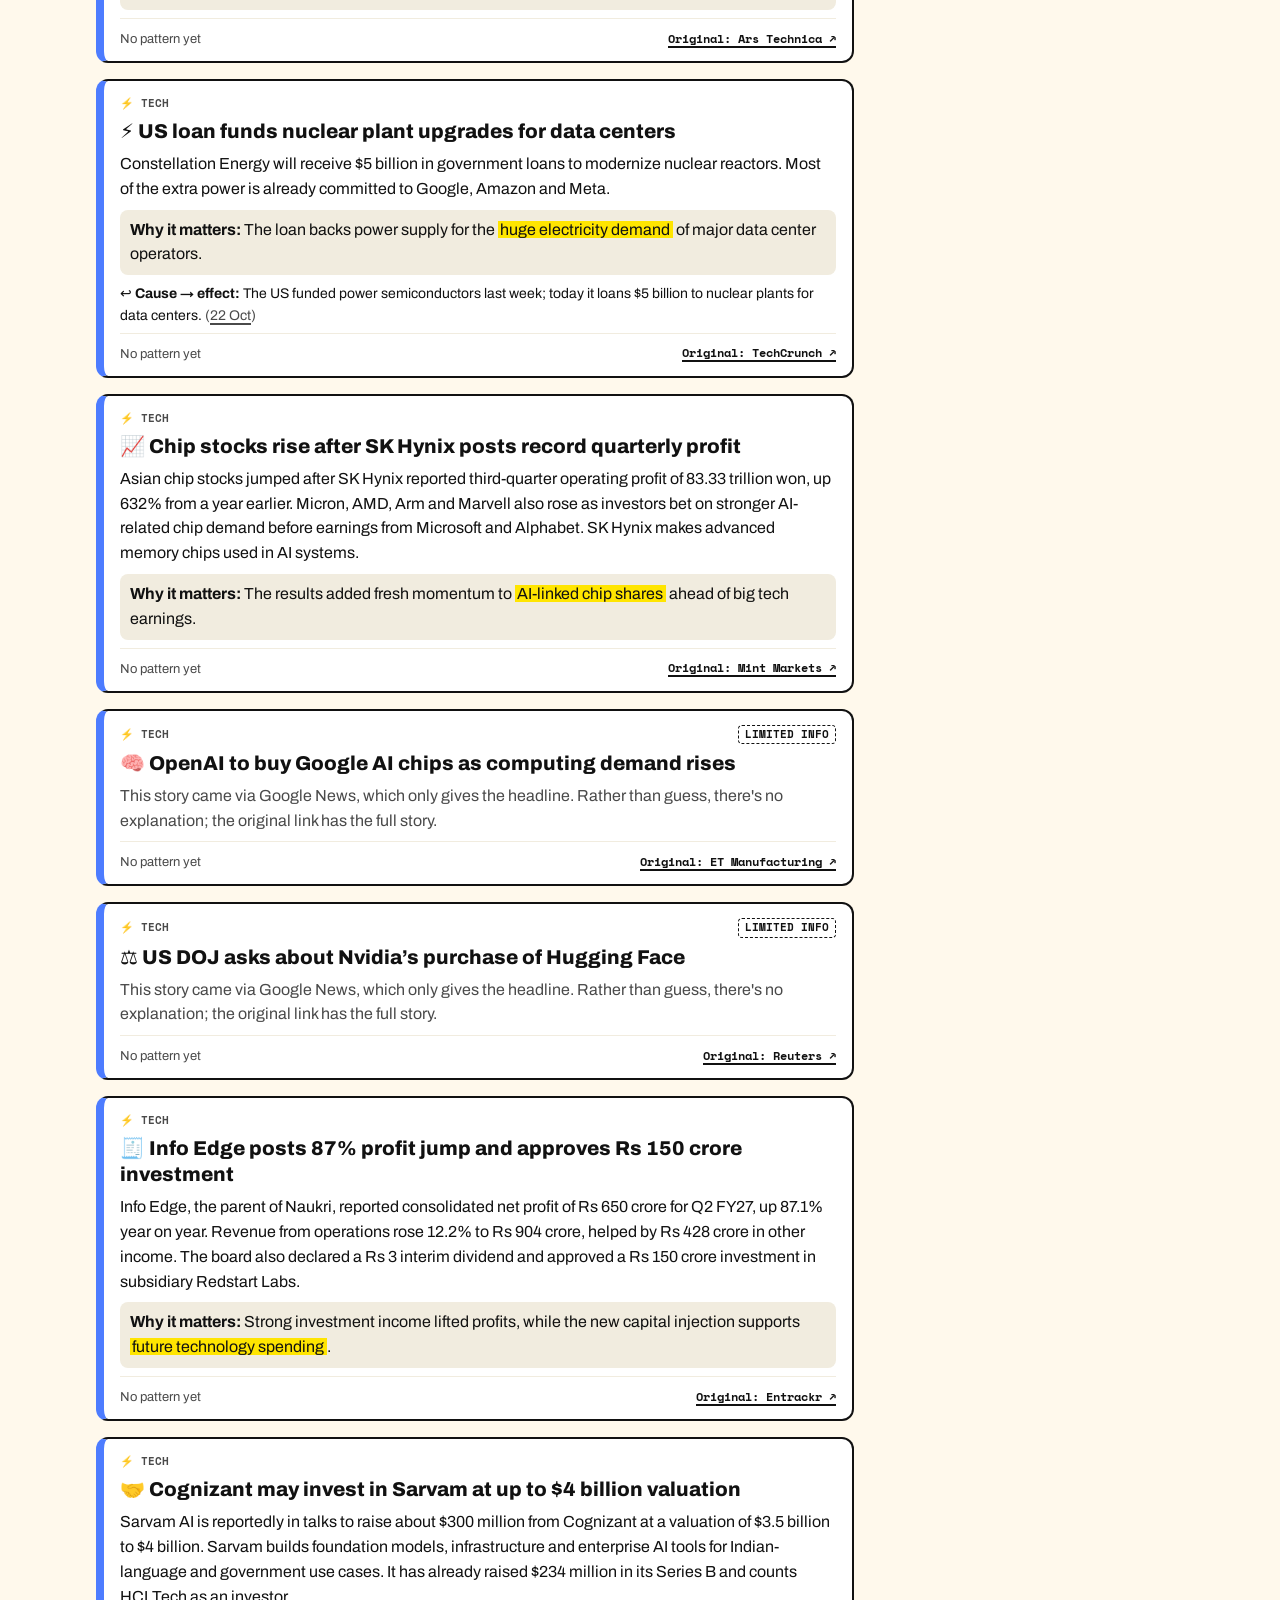
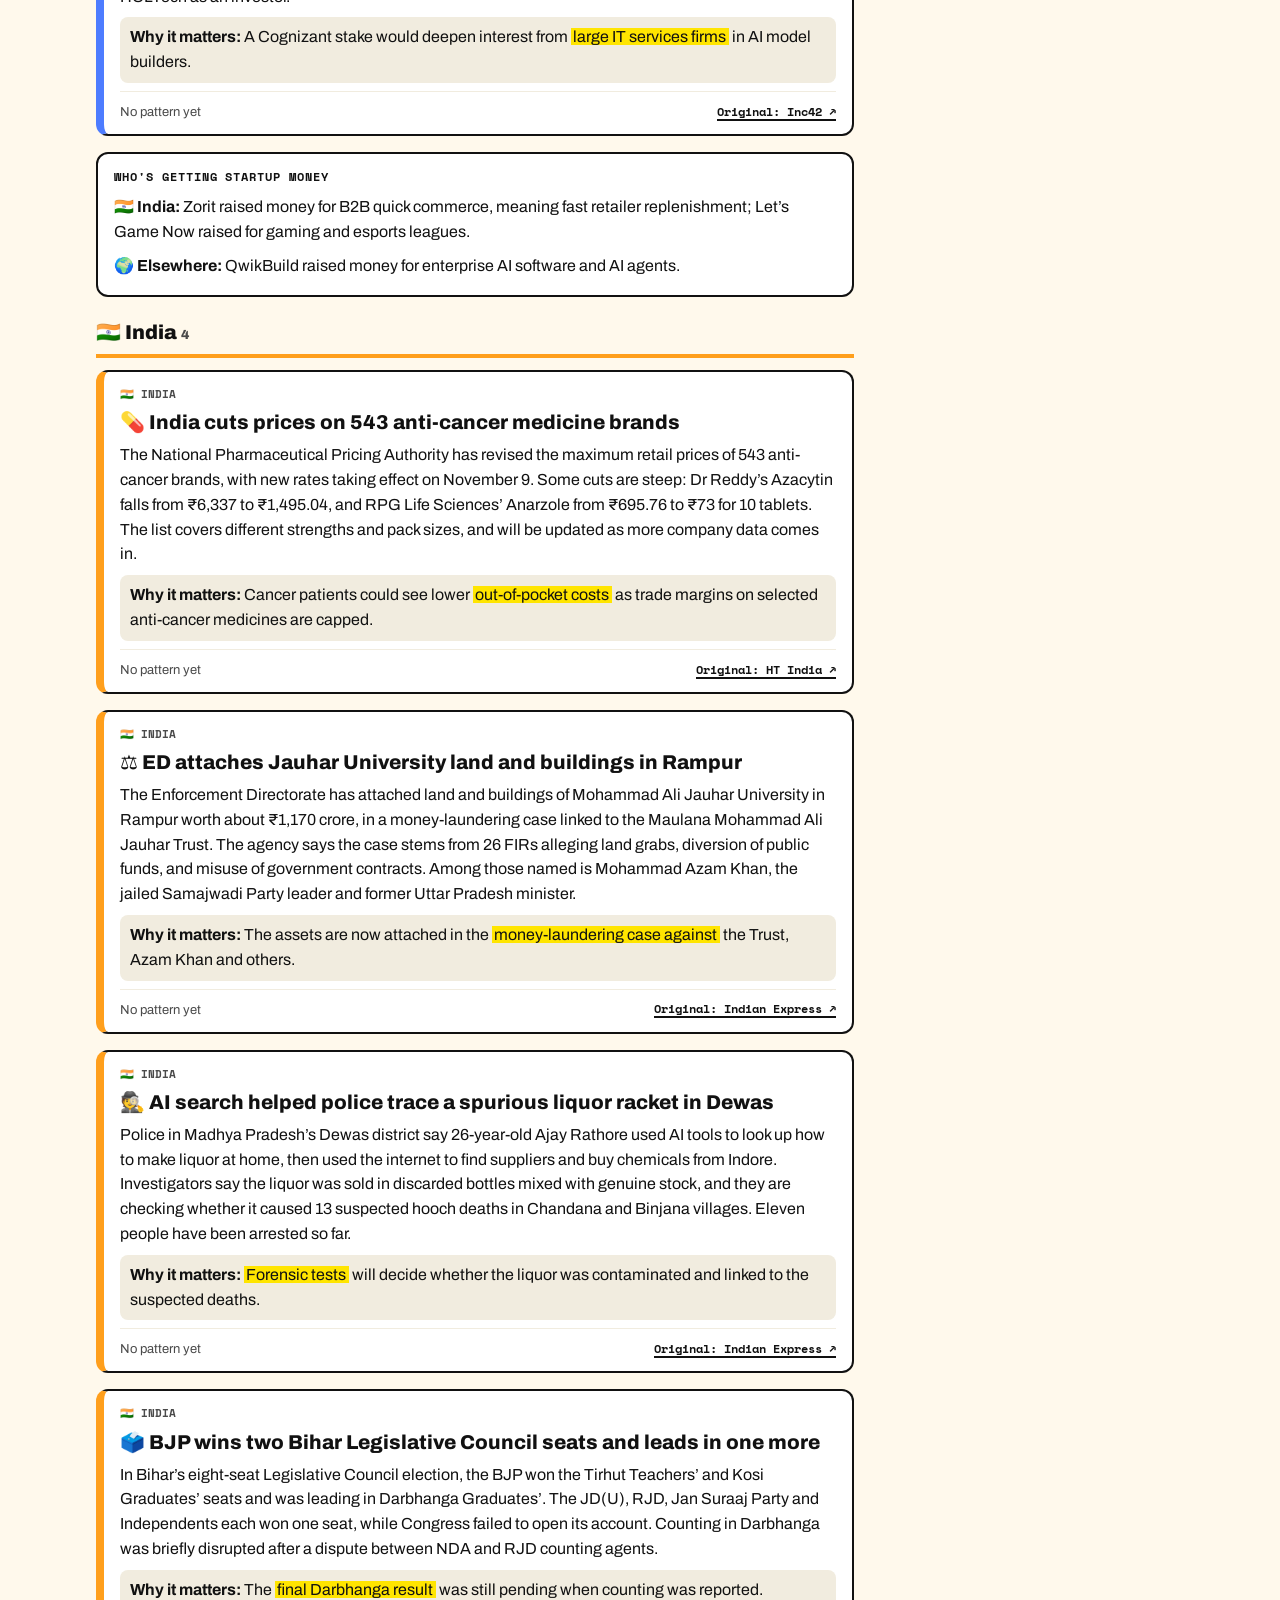
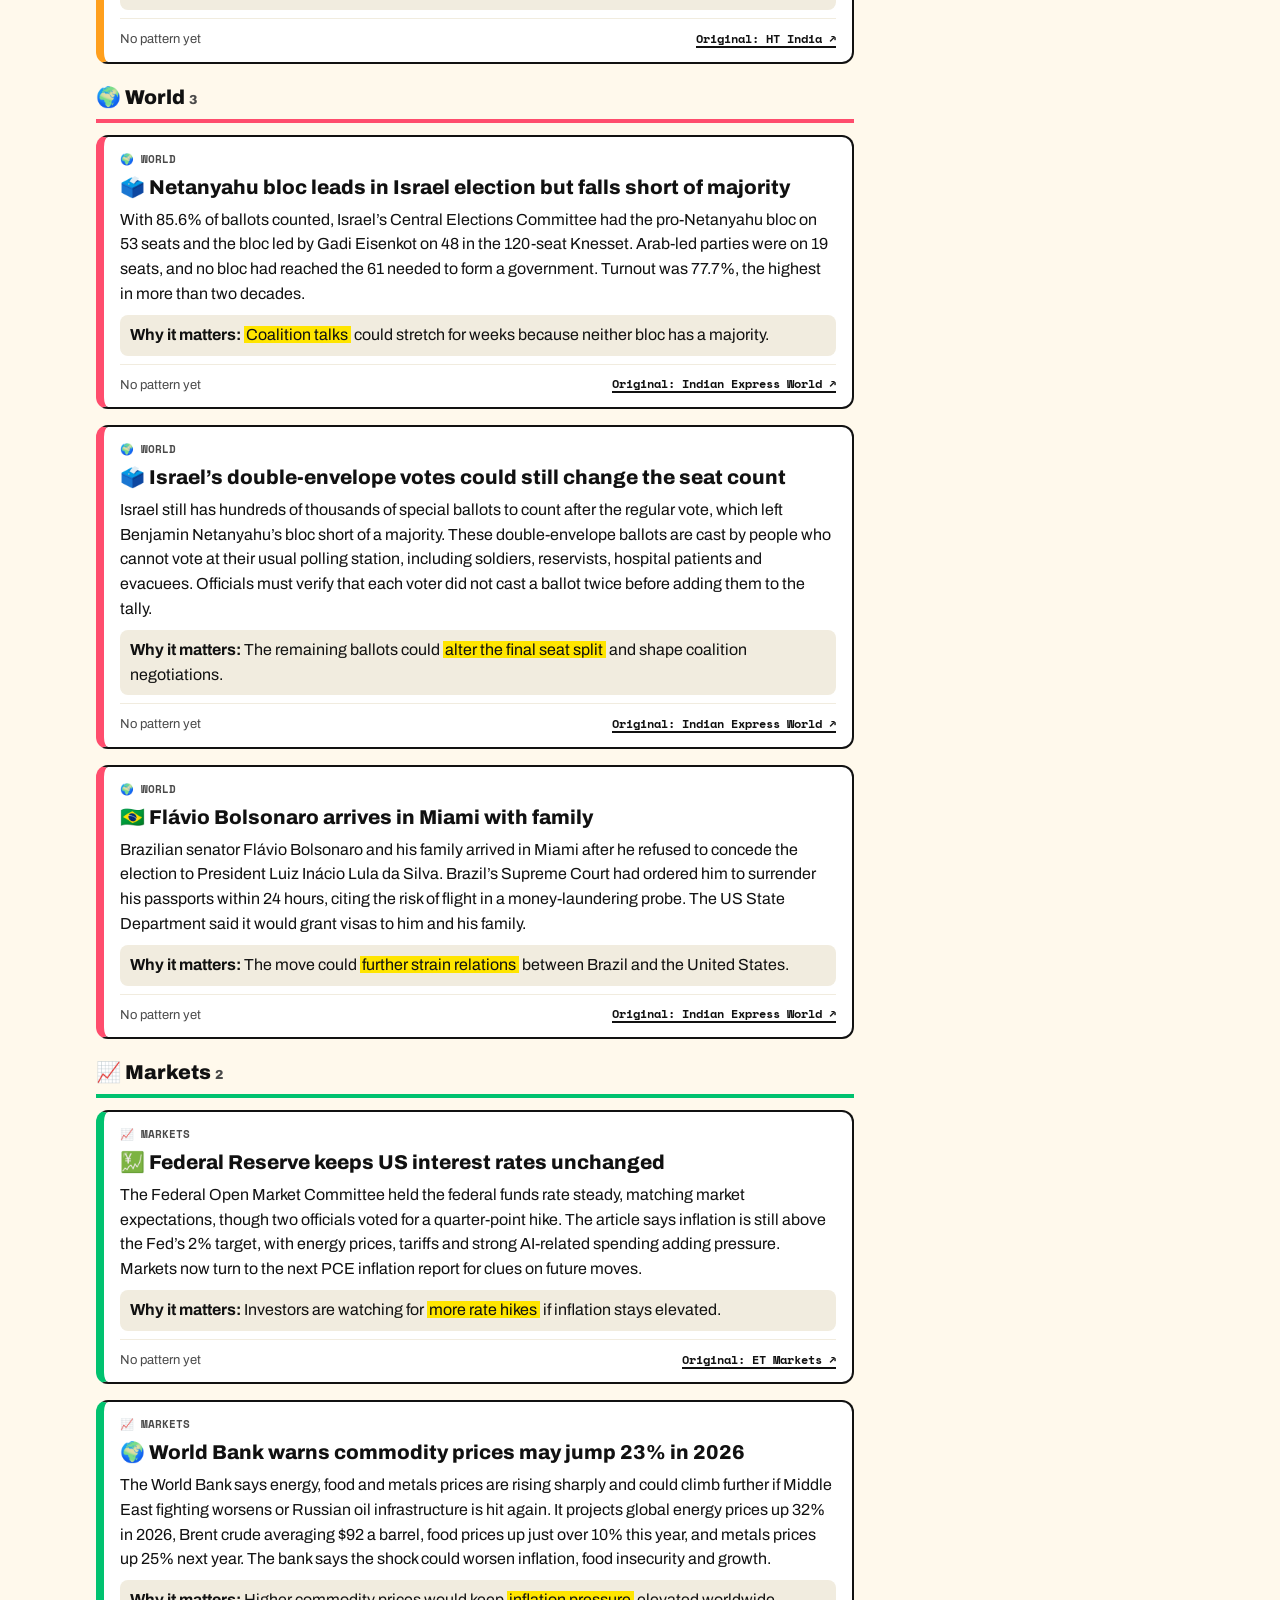
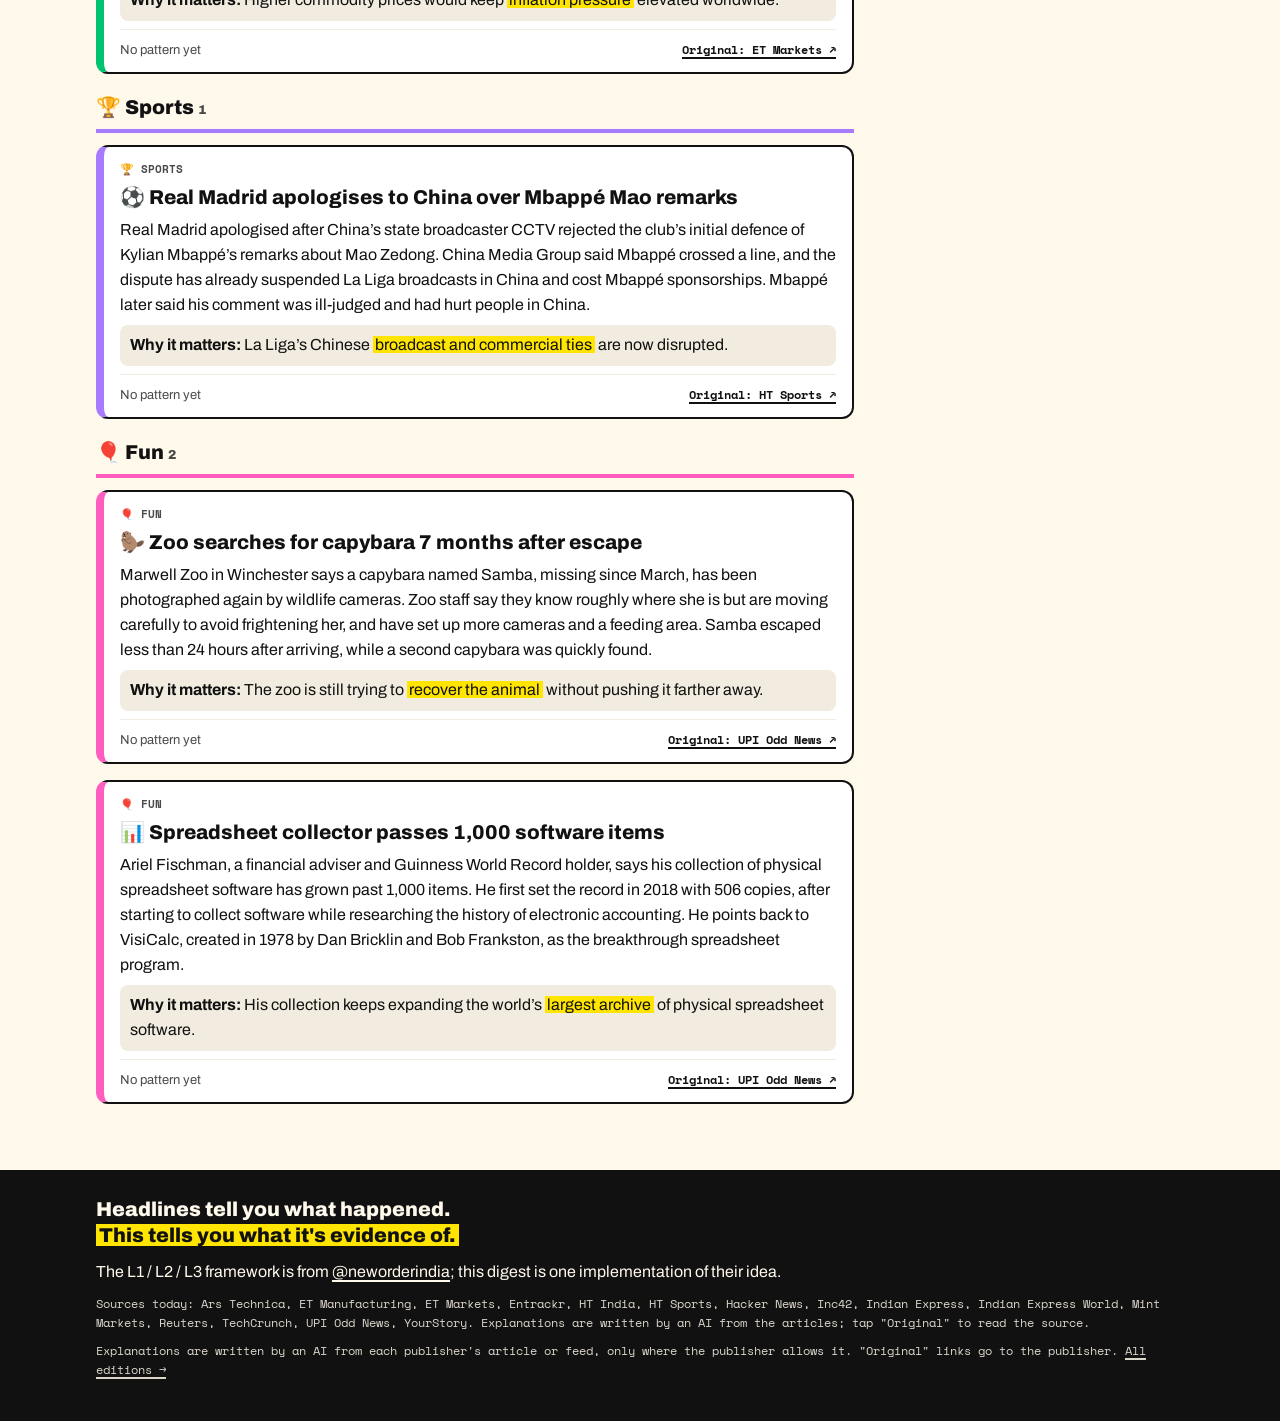
<file: docs/2026-10-29.html>
<!doctype html>
<html lang="en">
<head>
<meta charset="utf-8">
<meta name="viewport" content="width=device-width, initial-scale=1">
<meta name="color-scheme" content="light dark">
<title>L1·L2·L3 · 29 October 2026</title>
<meta name="description" content="OpenAI will buy Google AI chips as computing demand keeps rising.">
<script>(function(){try{var t=localStorage.getItem("l123-theme");if(t==="light"||t==="dark")document.documentElement.setAttribute("data-theme",t);}catch(e){}})();</script>
<link rel="preconnect" href="https://fonts.googleapis.com">
<link rel="preconnect" href="https://fonts.gstatic.com" crossorigin>
<link rel="stylesheet" href="https://fonts.googleapis.com/css2?family=Archivo:wdth,wght@62..125,400..900&family=Space+Mono:wght@400;700&display=swap">
<link rel="stylesheet" href="assets/digest.css">
<link rel="icon" href="data:image/svg+xml,%3Csvg xmlns='http://www.w3.org/2000/svg' viewBox='0 0 64 64'%3E%3Crect width='64' height='64' rx='12' fill='%230A0A0A'/%3E%3Crect x='10' y='34' width='12' height='20' fill='%23FFE500'/%3E%3Crect x='26' y='22' width='12' height='32' fill='%234D7CFF'/%3E%3Crect x='42' y='10' width='12' height='44' fill='%23FF4D6D'/%3E%3C/svg%3E">
</head>
<body class="daily">
<div class="progress" aria-hidden="true"><span></span></div>
<header class="topbar">
  <div class="topbar-row">
    <a class="logo" href="index.html" aria-label="L1 L2 L3 archive"><span class="lv lv1">L1</span><span class="lv lv2">L2</span><span class="lv lv3">L3</span></a>
    
<nav class="tabs" role="tablist" aria-label="Edition views">
  <button class="tab" role="tab" type="button" data-tab="feed" aria-selected="true">📰 News</button>
  <button class="tab" role="tab" type="button" data-tab="means" aria-selected="false">🧠 What it means</button>
  <button class="tab" role="tab" type="button" data-tab="play" aria-selected="false">🎯 Play</button>
</nav>

    <button class="theme-btn" type="button" aria-label="Switch colour theme"><span class="theme-ico" aria-hidden="true">◐</span><span class="theme-label">Auto</span></button>
  </div>
</header>
<main>


<section class="panel" data-panel="feed">
  <div class="wrap">
    <header class="masthead">
      <p class="mast-date">Thursday, 29 October 2026</p>
      <h1 class="mast-title">Today's news, <mark>explained simply.</mark></h1>
      <p class="muted">25 stories · about 9 min · 0 patterns moved today</p>
      <p class="explainer"><b>New here?</b> <span class="lv lv1">L1</span> what happened · <span class="lv lv2">L2</span> the pattern it's part of ·
        <span class="lv lv3">L3</span> the force behind it. <a href="index.html#how">How it works</a> · idea by <a href="https://www.instagram.com/neworderindia/">@neworderindia</a></p>
    </header>

    <section class="tldr">
      <h2 class="label">The day in 3 lines</h2>
      <ol><li><span class="num">1</span><p>OpenAI will <mark>buy Google AI chips</mark> as computing demand keeps rising.</p></li><li><span class="num">2</span><p>Apple launched a <mark>touchscreen MacBook Pro</mark> starting at $2,899.</p></li><li><span class="num">3</span><p>India cut prices on <mark>543 anti-cancer medicine brands</mark>.</p></li></ol>
    </section>

    <div class="feed-grid">
      <div class="feed-main">
        <section class="hero">
          <h2 class="label">The big picture</h2>
          <p class="hero-text">The big picture is <mark>Nvidia detour</mark>: cloud and model companies are testing non-Nvidia chips and tooling for AI work. Today&#39;s OpenAI deal for Google AI chips pushed that pattern, alongside Google’s coding and cybersecurity Gemini launch and continued pressure on AI compute supply.</p>
          <button class="hero-cta" type="button" data-tab-link="means">See the patterns →</button>
        </section>

        
        <section class="developing">
          <h2 class="label">Developing stories <span class="muted">one event, many updates (not a pattern)</span></h2>
          
          <div class="dev">
            <p class="dev-title">Israel election 2026 <span class="muted small">6 updates</span></p>
            <ul class="clues"><li><b>Today:</b> <a href="#i-1abf129f2d" data-tab-link="feed" data-scroll="i-1abf129f2d">Netanyahu bloc leads in Israel election but falls short of majority</a></li><li><b>Today:</b> <a href="#i-775bae7b29" data-tab-link="feed" data-scroll="i-775bae7b29">Israel’s double-envelope votes could still change the seat count</a></li><li><span class="muted small">28 Oct</span> <a href="https://www.aljazeera.com/news/2026/10/28/arab-parties-could-win-18-seats-in-israeli-elections-exit-polls-suggest?traffic_source=rss">Arab parties on track to win record seats in Israel election, polls show</a></li><li><span class="muted small">27 Oct</span> <a href="https://www.bbc.co.uk/news/articles/c3j47l4kdez4o?at_medium=RSS&amp;at_campaign=rss">Turnout highest since 1981 as Israelis vote in pivotal election</a></li><li><span class="muted small">27 Oct</span> <a href="https://www.aljazeera.com/news/2026/10/27/israel-election-results-2026-when-will-we-know-who-won-and-whats-next?traffic_source=rss">Israel election results 2026: When will we know who won and what’s next?</a></li><li><span class="muted small">27 Oct</span> <a href="https://www.bbc.co.uk/news/videos/c574p31l1l2no?at_medium=RSS&amp;at_campaign=rss">Why it could take time for a new Israeli government to form</a></li></ul>
          </div>
          
        </section>
        

        <nav class="filters" aria-label="Filter by section">
          <button class="filter is-on" type="button" data-filter="all">All</button>
          <button class="filter s-tech" type="button" data-filter="tech">⚡ Tech 13</button><button class="filter s-politics_india" type="button" data-filter="politics_india">🇮🇳 India 4</button><button class="filter s-politics_world" type="button" data-filter="politics_world">🌍 World 3</button><button class="filter s-markets" type="button" data-filter="markets">📈 Markets 2</button><button class="filter s-sports" type="button" data-filter="sports">🏆 Sports 1</button><button class="filter s-fun" type="button" data-filter="fun">🎈 Fun 2</button>
        </nav>

        
        <div class="sec-block" data-section="tech">
          <h2 class="sec-head s-tech">⚡ Tech <span class="muted small">13</span></h2>
          <article class="card s-tech" data-section="tech" id="i-6318bf62f2">
  <div class="card-top">
    <span class="tag">⚡ Tech</span>
    
  </div>
  <h3 class="headline"><span aria-hidden="true">🤖</span> Google announces Gemini 4 Carbon for coding and cybersecurity</h3>
  
  <p class="explain">Google says Gemini 4 Carbon is its newest frontier model, with stronger coding, long-horizon agent tasks, and cybersecurity work than Gemini 4 Argon. It tops the updated Artificial Analysis Intelligence Index and posts leading scores on security benchmarks for finding vulnerabilities, testing exploitability, and patching code. Google will roll it out first to select cyber defenders and trusted partners.</p>
  <p class="why-line"><b>Why it matters:</b> Early access to defenders could shape how AI is used for vulnerability research and secure coding before <mark>wider release</mark>.</p>
  
  
  
  <div class="card-foot">
    <span class="muted small">No pattern yet</span>
    <a class="source-link" href="https://blog.google/innovation-and-ai/models-and-research/gemini-models/introducing-gemini-4-carbon/">Original: Hacker News ↗</a>
  </div>
</article><article class="card s-tech" data-section="tech" id="i-7a44b0a9a5">
  <div class="card-top">
    <span class="tag">⚡ Tech</span>
    <span class="limited" title="publisher blocks AI readers">Limited info</span>
  </div>
  <h3 class="headline"><span aria-hidden="true">💻</span> Apple launches a touchscreen MacBook Pro starting at $2,899</h3>
  
  <p class="explain muted">TechCrunch doesn't allow AI readers to open its articles, so only its headline is used here.
    Rather than guess, there's no explanation; the original link has the full story.</p>
  
  
  
  <div class="card-foot">
    <span class="muted small">No pattern yet</span>
    <a class="source-link" href="https://techcrunch.com/2026/10/28/apple-launches-its-new-touchscreen-macbook-pro/">Original: TechCrunch ↗</a>
  </div>
</article><article class="card s-tech" data-section="tech" id="i-3a45e06e0f">
  <div class="card-top">
    <span class="tag">⚡ Tech</span>
    
  </div>
  <h3 class="headline"><span aria-hidden="true">🚚</span> B2B quick commerce startup Zorit raises Rs 27 crore</h3>
  
  <p class="explain">Zorit, formerly Bijnis, raised nearly Rs 27 crore in a round led by Sparrow Capital, with Info Edge, WaterBridge, Better Capital and angels joining. The India-based startup sells inventory to offline retailers through locally stocked dark stores, meaning small warehouses used for fast delivery. It says it runs 12 dark stores in 12 cities and has Rs 120 crore in annualised sales.</p>
  <p class="why-line"><b>Why it matters:</b> More capital should help Zorit expand its <mark>retailer supply network</mark> and quick-delivery model.</p>
  
  
  <p class="meta-line">💰 Zorit (formerly Bijnis) · Rs 27 Cr · B2B quick commerce · India</p>
  
  
  <div class="card-foot">
    <span class="muted small">No pattern yet</span>
    <a class="source-link" href="https://entrackr.com/news/bijnis-rebrands-as-zorit-raises-rs-27-cr-led-by-sparrow-capital-12762019">Original: Entrackr ↗</a>
  </div>
</article><article class="card s-tech" data-section="tech" id="i-63c9f69881">
  <div class="card-top">
    <span class="tag">⚡ Tech</span>
    
  </div>
  <h3 class="headline"><span aria-hidden="true">🧠</span> QwikBuild raises $2.3 million for enterprise AI software and agents</h3>
  
  <p class="explain">QwikBuild raised $2.3 million in pre-seed funding from Globalway, Blume Ventures, Marsshot and DeVC, plus angel investors. The Bengaluru startup builds bespoke enterprise software and AI agents that automate business operations and integrate with systems like SAP and Salesforce. It also formed a joint venture with Globalway to expand into Japan.</p>
  <p class="why-line"><b>Why it matters:</b> The round gives QwikBuild more capital to push its enterprise AI tools into <mark>new markets</mark>, including Japan.</p>
  
  
  <p class="meta-line">💰 QwikBuild · $2.3 Mn · enterprise AI / AI agents</p>
  
  
  <div class="card-foot">
    <span class="muted small">No pattern yet</span>
    <a class="source-link" href="https://entrackr.com/snippets/ai-enterprise-startup-qwikbuild-raises-23-mn-in-pre-seed-round-12760872">Original: Entrackr ↗</a>
  </div>
</article><article class="card s-tech" data-section="tech" id="i-692a1558f7">
  <div class="card-top">
    <span class="tag">⚡ Tech</span>
    
  </div>
  <h3 class="headline"><span aria-hidden="true">🎮</span> Let’s Game Now raises Rs 30 crore to build Indian Super Gaming League</h3>
  
  <p class="explain">Let’s Game Now raised Rs 30 crore in a round co-led by Anand Mahindra and Bestvantage Investments, with a UAE family office also participating. The company runs gaming and esports tournaments, live broadcasts, and brand activations across South and Southeast Asia. It says the money will accelerate development of the Indian Super Gaming League.</p>
  <p class="why-line"><b>Why it matters:</b> The funding supports a larger push into <mark>esports leagues</mark> and tournament infrastructure.</p>
  
  
  <p class="meta-line">💰 Let’s Game Now · Rs 30 Cr · gaming / esports · India</p>
  
  
  <div class="card-foot">
    <span class="muted small">No pattern yet</span>
    <a class="source-link" href="https://entrackr.com/snippets/lets-game-now-raises-rs-30-cr-led-by-anand-mahindra-and-bestvantage-investments-12761408">Original: Entrackr ↗</a>
  </div>
</article><article class="card s-tech" data-section="tech" id="i-6ae4878ff8">
  <div class="card-top">
    <span class="tag">⚡ Tech</span>
    
  </div>
  <h3 class="headline"><span aria-hidden="true">🏛️</span> Karnataka minister Priyank Kharge urges IT workers to keep learning</h3>
  
  <p class="explain">Karnataka IT Minister Priyank Kharge said AI is changing jobs fast and that IT professionals must keep upgrading their skills. He spoke at the launch of RSM US Integrated Services India’s new office in Bengaluru. Kharge also highlighted Nipuna Karnataka, a state skilling program that brings industry into training design and links some government support to employability outcomes.</p>
  <p class="why-line"><b>Why it matters:</b> Karnataka’s skilling policy is being tied more closely to the <mark>jobs companies</mark> say they need filled.</p>
  
  
  
  <div class="card-foot">
    <span class="muted small">No pattern yet</span>
    <a class="source-link" href="https://yourstory.com/2026/10/priyank-kharge-it-professionals-ai-skilling-nipuna-karnataka">Original: YourStory ↗</a>
  </div>
</article><article class="card s-tech" data-section="tech" id="i-29099ec00f">
  <div class="card-top">
    <span class="tag">⚡ Tech</span>
    
  </div>
  <h3 class="headline"><span aria-hidden="true">🌊</span> Report says Chinese activity raises risks for Pacific undersea cables</h3>
  
  <p class="explain">A new report says undersea cable projects owned by US firms such as Google and Meta face major risk from sabotage in the Pacific. It cites Chinese research ships spending unusual time surveying cables and commercial ships being investigated for cutting cables in European and Asian waters. The report comes from the US-China Economic and Security Review Commission, which advises Congress.</p>
  <p class="why-line"><b>Why it matters:</b> Damage to these cables can disrupt Internet traffic and raise the cost of protecting <mark>critical infrastructure</mark>.</p>
  
  
  
  <div class="card-foot">
    <span class="muted small">No pattern yet</span>
    <a class="source-link" href="https://arstechnica.com/gadgets/2026/10/google-and-meta-subsea-cables-among-most-at-risk-from-sabotage-in-pacific/">Original: Ars Technica ↗</a>
  </div>
</article><article class="card s-tech" data-section="tech" id="i-0ebb7cec19">
  <div class="card-top">
    <span class="tag">⚡ Tech</span>
    
  </div>
  <h3 class="headline"><span aria-hidden="true">⚡</span> US loan funds nuclear plant upgrades for data centers</h3>
  
  <p class="explain">Constellation Energy will receive $5 billion in government loans to modernize nuclear reactors. Most of the extra power is already committed to Google, Amazon and Meta.</p>
  <p class="why-line"><b>Why it matters:</b> The loan backs power supply for the <mark>huge electricity demand</mark> of major data center operators.</p>
  
  
  
  <p class="meta-line">↩ <b>Cause → effect:</b> The US funded power semiconductors last week; today it loans $5 billion to nuclear plants for data centers. <span class="muted">(<a href="https://news.google.com/rss/articles/[base64]?oc=5">22 Oct</a>)</span></p>
  
  <div class="card-foot">
    <span class="muted small">No pattern yet</span>
    <a class="source-link" href="https://techcrunch.com/2026/10/28/trump-doe-loans-5b-to-nuclear-plants-that-will-power-data-centers/">Original: TechCrunch ↗</a>
  </div>
</article><article class="card s-tech" data-section="tech" id="i-cd7b21ad37">
  <div class="card-top">
    <span class="tag">⚡ Tech</span>
    
  </div>
  <h3 class="headline"><span aria-hidden="true">📈</span> Chip stocks rise after SK Hynix posts record quarterly profit</h3>
  
  <p class="explain">Asian chip stocks jumped after SK Hynix reported third-quarter operating profit of 83.33 trillion won, up 632% from a year earlier. Micron, AMD, Arm and Marvell also rose as investors bet on stronger AI-related chip demand before earnings from Microsoft and Alphabet. SK Hynix makes advanced memory chips used in AI systems.</p>
  <p class="why-line"><b>Why it matters:</b> The results added fresh momentum to <mark>AI-linked chip shares</mark> ahead of big tech earnings.</p>
  
  
  
  <div class="card-foot">
    <span class="muted small">No pattern yet</span>
    <a class="source-link" href="https://www.livemint.com/market/stock-market-news/amd-micron-among-chip-stocks-rising-up-to-5-as-sk-hynix-s-earnings-boost-ai-trade-microsoft-google-results-in-focus-11793205882825.html">Original: Mint Markets ↗</a>
  </div>
</article><article class="card s-tech" data-section="tech" id="i-37be22d33d">
  <div class="card-top">
    <span class="tag">⚡ Tech</span>
    <span class="limited" title="google news link">Limited info</span>
  </div>
  <h3 class="headline"><span aria-hidden="true">🧠</span> OpenAI to buy Google AI chips as computing demand rises</h3>
  
  <p class="explain muted">This story came via Google News, which only gives the headline.
    Rather than guess, there's no explanation; the original link has the full story.</p>
  
  
  
  <div class="card-foot">
    <span class="muted small">No pattern yet</span>
    <a class="source-link" href="https://news.google.com/rss/articles/[base64]?oc=5">Original: ET Manufacturing ↗</a>
  </div>
</article><article class="card s-tech" data-section="tech" id="i-8d743f5fea">
  <div class="card-top">
    <span class="tag">⚡ Tech</span>
    <span class="limited" title="google news link">Limited info</span>
  </div>
  <h3 class="headline"><span aria-hidden="true">⚖️</span> US DOJ asks about Nvidia’s purchase of Hugging Face</h3>
  
  <p class="explain muted">This story came via Google News, which only gives the headline.
    Rather than guess, there's no explanation; the original link has the full story.</p>
  
  
  
  <div class="card-foot">
    <span class="muted small">No pattern yet</span>
    <a class="source-link" href="https://news.google.com/rss/articles/[base64]?oc=5">Original: Reuters ↗</a>
  </div>
</article><article class="card s-tech" data-section="tech" id="i-da0575cf03">
  <div class="card-top">
    <span class="tag">⚡ Tech</span>
    
  </div>
  <h3 class="headline"><span aria-hidden="true">🧾</span> Info Edge posts 87% profit jump and approves Rs 150 crore investment</h3>
  
  <p class="explain">Info Edge, the parent of Naukri, reported consolidated net profit of Rs 650 crore for Q2 FY27, up 87.1% year on year. Revenue from operations rose 12.2% to Rs 904 crore, helped by Rs 428 crore in other income. The board also declared a Rs 3 interim dividend and approved a Rs 150 crore investment in subsidiary Redstart Labs.</p>
  <p class="why-line"><b>Why it matters:</b> Strong investment income lifted profits, while the new capital injection supports <mark>future technology spending</mark>.</p>
  
  
  
  <div class="card-foot">
    <span class="muted small">No pattern yet</span>
    <a class="source-link" href="https://entrackr.com/fintrackr/info-edges-pat-rises-87-to-rs-650-cr-in-q2-fy27-other-income-at-rs-428-cr-12760770">Original: Entrackr ↗</a>
  </div>
</article><article class="card s-tech" data-section="tech" id="i-5a2809d5ba">
  <div class="card-top">
    <span class="tag">⚡ Tech</span>
    
  </div>
  <h3 class="headline"><span aria-hidden="true">🤝</span> Cognizant may invest in Sarvam at up to $4 billion valuation</h3>
  
  <p class="explain">Sarvam AI is reportedly in talks to raise about $300 million from Cognizant at a valuation of $3.5 billion to $4 billion. Sarvam builds foundation models, infrastructure and enterprise AI tools for Indian-language and government use cases. It has already raised $234 million in its Series B and counts HCLTech as an investor.</p>
  <p class="why-line"><b>Why it matters:</b> A Cognizant stake would deepen interest from <mark>large IT services firms</mark> in AI model builders.</p>
  
  
  
  <div class="card-foot">
    <span class="muted small">No pattern yet</span>
    <a class="source-link" href="https://inc42.com/buzz/cognizant-in-talks-to-invest-in-sarvam-at-3-5-bn-to-4-bn-valuation-report/">Original: Inc42 ↗</a>
  </div>
</article>
          
          <div class="pulse">
            <h3 class="label">Who's getting startup money</h3>
            <p><b>🇮🇳 India:</b> Zorit raised money for B2B quick commerce, meaning fast retailer replenishment; Let’s Game Now raised for gaming and esports leagues.</p>
            <p><b>🌍 Elsewhere:</b> QwikBuild raised money for enterprise AI software and AI agents.</p>
          </div>
          
        </div>
        
        <div class="sec-block" data-section="politics_india">
          <h2 class="sec-head s-politics_india">🇮🇳 India <span class="muted small">4</span></h2>
          <article class="card s-politics_india" data-section="politics_india" id="i-130ad7ecea">
  <div class="card-top">
    <span class="tag">🇮🇳 India</span>
    
  </div>
  <h3 class="headline"><span aria-hidden="true">💊</span> India cuts prices on 543 anti-cancer medicine brands</h3>
  
  <p class="explain">The National Pharmaceutical Pricing Authority has revised the maximum retail prices of 543 anti-cancer brands, with new rates taking effect on November 9. Some cuts are steep: Dr Reddy’s Azacytin falls from ₹6,337 to ₹1,495.04, and RPG Life Sciences’ Anarzole from ₹695.76 to ₹73 for 10 tablets. The list covers different strengths and pack sizes, and will be updated as more company data comes in.</p>
  <p class="why-line"><b>Why it matters:</b> Cancer patients could see lower <mark>out-of-pocket costs</mark> as trade margins on selected anti-cancer medicines are capped.</p>
  
  
  
  <div class="card-foot">
    <span class="muted small">No pattern yet</span>
    <a class="source-link" href="https://www.hindustantimes.com/india-news/cancer-drug-prices-slashed-by-up-to-90-per-cent-for-543-brands-new-rates-from-november-9-nppa-national-pharmaceutical-pricing-authority-doctor-101793204606497.html">Original: HT India ↗</a>
  </div>
</article><article class="card s-politics_india" data-section="politics_india" id="i-bb63faf531">
  <div class="card-top">
    <span class="tag">🇮🇳 India</span>
    
  </div>
  <h3 class="headline"><span aria-hidden="true">⚖️</span> ED attaches Jauhar University land and buildings in Rampur</h3>
  
  <p class="explain">The Enforcement Directorate has attached land and buildings of Mohammad Ali Jauhar University in Rampur worth about ₹1,170 crore, in a money-laundering case linked to the Maulana Mohammad Ali Jauhar Trust. The agency says the case stems from 26 FIRs alleging land grabs, diversion of public funds, and misuse of government contracts. Among those named is Mohammad Azam Khan, the jailed Samajwadi Party leader and former Uttar Pradesh minister.</p>
  <p class="why-line"><b>Why it matters:</b> The assets are now attached in the <mark>money-laundering case against</mark> the Trust, Azam Khan and others.</p>
  
  
  
  <div class="card-foot">
    <span class="muted small">No pattern yet</span>
    <a class="source-link" href="https://indianexpress.com/article/india/ed-jauhar-university-land-money-laundering-case-10940783/">Original: Indian Express ↗</a>
  </div>
</article><article class="card s-politics_india" data-section="politics_india" id="i-f9342fdb96">
  <div class="card-top">
    <span class="tag">🇮🇳 India</span>
    
  </div>
  <h3 class="headline"><span aria-hidden="true">🕵️</span> AI search helped police trace a spurious liquor racket in Dewas</h3>
  
  <p class="explain">Police in Madhya Pradesh’s Dewas district say 26-year-old Ajay Rathore used AI tools to look up how to make liquor at home, then used the internet to find suppliers and buy chemicals from Indore. Investigators say the liquor was sold in discarded bottles mixed with genuine stock, and they are checking whether it caused 13 suspected hooch deaths in Chandana and Binjana villages. Eleven people have been arrested so far.</p>
  <p class="why-line"><b>Why it matters:</b> <mark>Forensic tests</mark> will decide whether the liquor was contaminated and linked to the suspected deaths.</p>
  
  
  
  <div class="card-foot">
    <span class="muted small">No pattern yet</span>
    <a class="source-link" href="https://indianexpress.com/article/india/dewas-hooch-deaths-ai-liquor-racket-probe-10941051/">Original: Indian Express ↗</a>
  </div>
</article><article class="card s-politics_india" data-section="politics_india" id="i-b451214da1">
  <div class="card-top">
    <span class="tag">🇮🇳 India</span>
    
  </div>
  <h3 class="headline"><span aria-hidden="true">🗳️</span> BJP wins two Bihar Legislative Council seats and leads in one more</h3>
  
  <p class="explain">In Bihar’s eight-seat Legislative Council election, the BJP won the Tirhut Teachers’ and Kosi Graduates’ seats and was leading in Darbhanga Graduates’. The JD(U), RJD, Jan Suraaj Party and Independents each won one seat, while Congress failed to open its account. Counting in Darbhanga was briefly disrupted after a dispute between NDA and RJD counting agents.</p>
  <p class="why-line"><b>Why it matters:</b> The <mark>final Darbhanga result</mark> was still pending when counting was reported.</p>
  
  
  
  <div class="card-foot">
    <span class="muted small">No pattern yet</span>
    <a class="source-link" href="https://www.hindustantimes.com/india-news/bihar-mlc-elections-bjp-wins-2-leads-on-1-jdu-rjd-jsp-win-1-seat-each-independents-2-101793207161923.html">Original: HT India ↗</a>
  </div>
</article>
          
        </div>
        
        <div class="sec-block" data-section="politics_world">
          <h2 class="sec-head s-politics_world">🌍 World <span class="muted small">3</span></h2>
          <article class="card s-politics_world" data-section="politics_world" id="i-1abf129f2d">
  <div class="card-top">
    <span class="tag">🌍 World</span>
    
  </div>
  <h3 class="headline"><span aria-hidden="true">🗳️</span> Netanyahu bloc leads in Israel election but falls short of majority</h3>
  
  <p class="explain">With 85.6% of ballots counted, Israel’s Central Elections Committee had the pro-Netanyahu bloc on 53 seats and the bloc led by Gadi Eisenkot on 48 in the 120-seat Knesset. Arab-led parties were on 19 seats, and no bloc had reached the 61 needed to form a government. Turnout was 77.7%, the highest in more than two decades.</p>
  <p class="why-line"><b>Why it matters:</b> <mark>Coalition talks</mark> could stretch for weeks because neither bloc has a majority.</p>
  
  
  
  <div class="card-foot">
    <span class="muted small">No pattern yet</span>
    <a class="source-link" href="https://indianexpress.com/article/world/israel-election-results-2026-live-updates-knesset-netanyahu-gadi-eisenkot-seat-tally-exit-polls-10939966/">Original: Indian Express World ↗</a>
  </div>
</article><article class="card s-politics_world" data-section="politics_world" id="i-775bae7b29">
  <div class="card-top">
    <span class="tag">🌍 World</span>
    
  </div>
  <h3 class="headline"><span aria-hidden="true">🗳️</span> Israel’s double-envelope votes could still change the seat count</h3>
  
  <p class="explain">Israel still has hundreds of thousands of special ballots to count after the regular vote, which left Benjamin Netanyahu’s bloc short of a majority. These double-envelope ballots are cast by people who cannot vote at their usual polling station, including soldiers, reservists, hospital patients and evacuees. Officials must verify that each voter did not cast a ballot twice before adding them to the tally.</p>
  <p class="why-line"><b>Why it matters:</b> The remaining ballots could <mark>alter the final seat split</mark> and shape coalition negotiations.</p>
  
  
  
  <div class="card-foot">
    <span class="muted small">No pattern yet</span>
    <a class="source-link" href="https://indianexpress.com/article/world/srael-election-results-2026-double-envelope-votes-netanyahu-knesset-majority-10940929/">Original: Indian Express World ↗</a>
  </div>
</article><article class="card s-politics_world" data-section="politics_world" id="i-b45fed4ab7">
  <div class="card-top">
    <span class="tag">🌍 World</span>
    
  </div>
  <h3 class="headline"><span aria-hidden="true">🇧🇷</span> Flávio Bolsonaro arrives in Miami with family</h3>
  
  <p class="explain">Brazilian senator Flávio Bolsonaro and his family arrived in Miami after he refused to concede the election to President Luiz Inácio Lula da Silva. Brazil’s Supreme Court had ordered him to surrender his passports within 24 hours, citing the risk of flight in a money-laundering probe. The US State Department said it would grant visas to him and his family.</p>
  <p class="why-line"><b>Why it matters:</b> The move could <mark>further strain relations</mark> between Brazil and the United States.</p>
  
  
  
  <div class="card-foot">
    <span class="muted small">No pattern yet</span>
    <a class="source-link" href="https://indianexpress.com/article/world/flavio-bolsonaro-flees-brazil-despite-court-order-over-passports-trump-backs-his-us-entry-10940058/">Original: Indian Express World ↗</a>
  </div>
</article>
          
        </div>
        
        <div class="sec-block" data-section="markets">
          <h2 class="sec-head s-markets">📈 Markets <span class="muted small">2</span></h2>
          <article class="card s-markets" data-section="markets" id="i-ffb43d61bc">
  <div class="card-top">
    <span class="tag">📈 Markets</span>
    
  </div>
  <h3 class="headline"><span aria-hidden="true">💹</span> Federal Reserve keeps US interest rates unchanged</h3>
  
  <p class="explain">The Federal Open Market Committee held the federal funds rate steady, matching market expectations, though two officials voted for a quarter-point hike. The article says inflation is still above the Fed’s 2% target, with energy prices, tariffs and strong AI-related spending adding pressure. Markets now turn to the next PCE inflation report for clues on future moves.</p>
  <p class="why-line"><b>Why it matters:</b> Investors are watching for <mark>more rate hikes</mark> if inflation stays elevated.</p>
  
  
  
  <div class="card-foot">
    <span class="muted small">No pattern yet</span>
    <a class="source-link" href="https://economictimes.indiatimes.com/markets/us-stocks/wall-street-guide/fed-rate-us-federal-reserve-holds-interest-rates-steady-as-stubborn-inflation-puts-future-rate-hikes-in-focus/articleshow/135275622.cms">Original: ET Markets ↗</a>
  </div>
</article><article class="card s-markets" data-section="markets" id="i-77fb78cc35">
  <div class="card-top">
    <span class="tag">📈 Markets</span>
    
  </div>
  <h3 class="headline"><span aria-hidden="true">🌍</span> World Bank warns commodity prices may jump 23% in 2026</h3>
  
  <p class="explain">The World Bank says energy, food and metals prices are rising sharply and could climb further if Middle East fighting worsens or Russian oil infrastructure is hit again. It projects global energy prices up 32% in 2026, Brent crude averaging $92 a barrel, food prices up just over 10% this year, and metals prices up 25% next year. The bank says the shock could worsen inflation, food insecurity and growth.</p>
  <p class="why-line"><b>Why it matters:</b> Higher commodity prices would keep <mark>inflation pressure</mark> elevated worldwide.</p>
  
  
  
  <div class="card-foot">
    <span class="muted small">No pattern yet</span>
    <a class="source-link" href="https://economictimes.indiatimes.com/markets/us-stocks/wall-street-guide/world-bank-sees-commodity-prices-surging-23-in-2026-on-middle-east-war/articleshow/135274754.cms">Original: ET Markets ↗</a>
  </div>
</article>
          
        </div>
        
        <div class="sec-block" data-section="sports">
          <h2 class="sec-head s-sports">🏆 Sports <span class="muted small">1</span></h2>
          <article class="card s-sports" data-section="sports" id="i-09f2489496">
  <div class="card-top">
    <span class="tag">🏆 Sports</span>
    
  </div>
  <h3 class="headline"><span aria-hidden="true">⚽</span> Real Madrid apologises to China over Mbappé Mao remarks</h3>
  
  <p class="explain">Real Madrid apologised after China’s state broadcaster CCTV rejected the club’s initial defence of Kylian Mbappé’s remarks about Mao Zedong. China Media Group said Mbappé crossed a line, and the dispute has already suspended La Liga broadcasts in China and cost Mbappé sponsorships. Mbappé later said his comment was ill-judged and had hurt people in China.</p>
  <p class="why-line"><b>Why it matters:</b> La Liga’s Chinese <mark>broadcast and commercial ties</mark> are now disrupted.</p>
  
  
  
  <div class="card-foot">
    <span class="muted small">No pattern yet</span>
    <a class="source-link" href="https://www.hindustantimes.com/sports/football/china-rejects-real-madrids-defence-of-mbappe-over-mao-joke-as-club-apologises-la-liga-broadcast-remain-suspended-101793206516187.html">Original: HT Sports ↗</a>
  </div>
</article>
          
        </div>
        
        <div class="sec-block" data-section="fun">
          <h2 class="sec-head s-fun">🎈 Fun <span class="muted small">2</span></h2>
          <article class="card s-fun" data-section="fun" id="i-2a56ab9187">
  <div class="card-top">
    <span class="tag">🎈 Fun</span>
    
  </div>
  <h3 class="headline"><span aria-hidden="true">🦫</span> Zoo searches for capybara 7 months after escape</h3>
  
  <p class="explain">Marwell Zoo in Winchester says a capybara named Samba, missing since March, has been photographed again by wildlife cameras. Zoo staff say they know roughly where she is but are moving carefully to avoid frightening her, and have set up more cameras and a feeding area. Samba escaped less than 24 hours after arriving, while a second capybara was quickly found.</p>
  <p class="why-line"><b>Why it matters:</b> The zoo is still trying to <mark>recover the animal</mark> without pushing it farther away.</p>
  
  
  
  <div class="card-foot">
    <span class="muted small">No pattern yet</span>
    <a class="source-link" href="https://www.upi.com/Odd_News/2026/10/28/marwell-zoo-samba-capybara-sighting/1521793199576/">Original: UPI Odd News ↗</a>
  </div>
</article><article class="card s-fun" data-section="fun" id="i-efe3a07dc6">
  <div class="card-top">
    <span class="tag">🎈 Fun</span>
    
  </div>
  <h3 class="headline"><span aria-hidden="true">📊</span> Spreadsheet collector passes 1,000 software items</h3>
  
  <p class="explain">Ariel Fischman, a financial adviser and Guinness World Record holder, says his collection of physical spreadsheet software has grown past 1,000 items. He first set the record in 2018 with 506 copies, after starting to collect software while researching the history of electronic accounting. He points back to VisiCalc, created in 1978 by Dan Bricklin and Bob Frankston, as the breakthrough spreadsheet program.</p>
  <p class="why-line"><b>Why it matters:</b> His collection keeps expanding the world’s <mark>largest archive</mark> of physical spreadsheet software.</p>
  
  
  
  <div class="card-foot">
    <span class="muted small">No pattern yet</span>
    <a class="source-link" href="https://www.upi.com/Odd_News/2026/10/28/guinness-world-records-spreadsheet-software/4681793200201/">Original: UPI Odd News ↗</a>
  </div>
</article>
          
        </div>
        
      </div>

      <aside class="feed-side">
        <div class="side-box movers-box">
          <h2 class="label">Patterns that moved today <span class="swipe">swipe →</span></h2>
          <div class="movers">
          <p class="muted">Nothing moved today.</p>
          </div>
        </div>
        
        <button class="side-box side-remember" type="button" data-tab-link="play">
          <span class="label">🧠 Remember?</span>
          <span class="side-text">2 quick questions on patterns from earlier days.</span>
          <span class="side-cta">Test yourself →</span>
        </button>
        
      </aside>
    </div>
  </div>
</section>


<section class="panel" data-panel="means" hidden>
  <div class="wrap">
    <div class="ladder">
      <div class="rung r1"><span class="rung-l">L1</span><span class="rung-t">What happened</span><span class="rung-s">one story, one day</span></div>
      <div class="rung r2"><span class="rung-l">L2</span><span class="rung-t">The pattern</span><span class="rung-s">many stories, weeks</span></div>
      <div class="rung r3"><span class="rung-l">L3</span><span class="rung-t">The force</span><span class="rung-s">the deep reason, always</span></div>
    </div>
    <p class="muted center">Stories (L1) are clues. Clues that keep repeating make a pattern (L2). Every pattern is pushed by a force (L3).</p>

    

    
    <section class="level">
      <div class="level-h"><span class="big-l l-2">L2</span><div><h2 class="h2">The patterns</h2><p class="muted">Things that keep happening. Learn these and the news starts making sense.</p></div></div>
      <div class="force-filter" role="group" aria-label="Filter patterns by force">
        <button class="ff is-on" type="button" data-ff="all">All</button>
        <button class="ff f-technology" type="button" data-ff="technology">⚙️ Technology</button><button class="ff f-capital" type="button" data-ff="capital">💰 Money</button><button class="ff f-regulation" type="button" data-ff="regulation">⚖️ Rules</button>
      </div>
      <div class="threads">
        
        <article class="thread st-heating" id="t_india_semiconductor_capital_boom" data-forces="capital technology">
          <div class="thread-top"><span class="chip st-heating">🔥 Heating up</span><span class="muted small">4 different events since 11 Oct</span></div>
          <h3 class="thread-name">chip capital</h3>
          <dl class="teach">
            <dt>In one line</dt><dd>More capital is flowing into India’s semiconductor sector.</dd>
            <dt>It's like</dt><dd>Like a busy market where more buyers keep showing up.</dd>
            <dt>Why (L3)</dt><dd>Capital follows sectors where technology demand is rising and investors see more places to put money. <span class="forces-inline"><span class="fchip f-capital">💰 Money</span><span class="fchip f-technology">⚙️ Technology</span></span></dd>
          </dl>
          <p class="rule">Remember it as: <mark>Follow the money into chips.</mark></p>
          
          
          <p class="sub-label">Earlier clues</p>
          <ul class="clues"><li><span class="muted small">28 Oct</span> <a href="https://inc42.com/buzz/nova-spectral-ai-raises-%e2%82%b921-2-cr-to-build-indigenous-infrared-sensor-chips/">Nova Spectral AI Raises ₹21.2 Cr To Build Indigenous Infrared Sensor Chips</a></li><li><span class="muted small">28 Oct</span> <a href="https://news.google.com/rss/articles/[base64]?oc=5">EU approves €319 million state aid to Austrian semiconductor factory</a></li><li><span class="muted small">27 Oct</span> <a href="https://news.google.com/rss/articles/[base64]?oc=5">India explores deepening ties with Dutch cos in green energy, semiconductors</a></li></ul>
          
          <div class="timeline" role="img" aria-label="Clues per day over the last 14 days">
            <i class="tl-d" style="--n: 0" title="16 Oct: 0"></i><i class="tl-d" style="--n: 0" title="17 Oct: 0"></i><i class="tl-d" style="--n: 0" title="18 Oct: 0"></i><i class="tl-d on" style="--n: 1" title="19 Oct: 1"></i><i class="tl-d" style="--n: 0" title="20 Oct: 0"></i><i class="tl-d" style="--n: 0" title="21 Oct: 0"></i><i class="tl-d" style="--n: 0" title="22 Oct: 0"></i><i class="tl-d" style="--n: 0" title="23 Oct: 0"></i><i class="tl-d on" style="--n: 4" title="24 Oct: 4"></i><i class="tl-d" style="--n: 0" title="25 Oct: 0"></i><i class="tl-d on" style="--n: 3" title="26 Oct: 3"></i><i class="tl-d on" style="--n: 1" title="27 Oct: 1"></i><i class="tl-d on" style="--n: 2" title="28 Oct: 2"></i><i class="tl-d now" style="--n: 0" title="29 Oct: 0"></i>
          </div>
          <div class="tl-axis"><span>14 days ago</span><span>clues per day</span><span>today</span></div>
        </article>
        
        <article class="thread st-active" id="t_ai_in_production_workflows" data-forces="technology">
          <div class="thread-top"><span class="chip st-active">▶ Steady</span><span class="muted small">3 different events since 12 Oct</span></div>
          <h3 class="thread-name">AI in prod</h3>
          <dl class="teach">
            <dt>In one line</dt><dd>Major platforms are moving AI from chat tools into everyday work systems.</dd>
            <dt>It's like</dt><dd>Like upgrading from a calculator to a coworker at the desk.</dd>
            <dt>Why (L3)</dt><dd>Technology is making AI more capable inside connected apps, so platforms can embed it directly into routine workflows. <span class="forces-inline"><span class="fchip f-technology">⚙️ Technology</span></span></dd>
          </dl>
          <p class="rule">Remember it as: <mark>From sidebar to workbench.</mark></p>
          
          
          <p class="sub-label">Earlier clues</p>
          <ul class="clues"><li><span class="muted small">28 Oct</span> <a href="https://techcrunch.com/2026/10/27/guidewire-buys-hyperexponential-for-1-7b-in-cash/">Guidewire buys Hyperexponential for $1.7B in cash</a></li><li><span class="muted small">22 Oct</span> <a href="https://inc42.com/buzz/anthropic-takes-on-openai-meta-with-new-proactive-ai-agent-claude-duet/">Anthropic Takes On OpenAI, Meta With New Proactive AI Agent Claude Duet</a></li><li><span class="muted small">12 Oct</span> <a href="https://news.google.com/rss/articles/[base64]?oc=5">Epic Games Delays Disney Project, Asks Developers to Use More AI</a></li></ul>
          
          <div class="timeline" role="img" aria-label="Clues per day over the last 14 days">
            <i class="tl-d" style="--n: 0" title="16 Oct: 0"></i><i class="tl-d" style="--n: 0" title="17 Oct: 0"></i><i class="tl-d" style="--n: 0" title="18 Oct: 0"></i><i class="tl-d" style="--n: 0" title="19 Oct: 0"></i><i class="tl-d" style="--n: 0" title="20 Oct: 0"></i><i class="tl-d" style="--n: 0" title="21 Oct: 0"></i><i class="tl-d on" style="--n: 1" title="22 Oct: 1"></i><i class="tl-d" style="--n: 0" title="23 Oct: 0"></i><i class="tl-d" style="--n: 0" title="24 Oct: 0"></i><i class="tl-d" style="--n: 0" title="25 Oct: 0"></i><i class="tl-d" style="--n: 0" title="26 Oct: 0"></i><i class="tl-d" style="--n: 0" title="27 Oct: 0"></i><i class="tl-d on" style="--n: 1" title="28 Oct: 1"></i><i class="tl-d now" style="--n: 0" title="29 Oct: 0"></i>
          </div>
          <div class="tl-axis"><span>14 days ago</span><span>clues per day</span><span>today</span></div>
        </article>
        
        <article class="thread st-building" id="t_regional_chip_buildout" data-forces="capital technology">
          <div class="thread-top"><span class="chip st-building">🧱 Building</span><span class="muted small">4 different events since 20 Oct</span></div>
          <h3 class="thread-name">Fab buildout</h3>
          <dl class="teach">
            <dt>In one line</dt><dd>Semiconductor supply-chain capacity is expanding in regional hubs.</dd>
            <dt>It's like</dt><dd>Like opening more bakeries in busy neighborhoods.</dd>
            <dt>Why (L3)</dt><dd>Capital follows the most promising production nodes as technology demands specialized facilities and nearby suppliers. <span class="forces-inline"><span class="fchip f-capital">💰 Money</span><span class="fchip f-technology">⚙️ Technology</span></span></dd>
          </dl>
          <p class="rule">Remember it as: <mark>Build where the chips cluster.</mark></p>
          
          
          <p class="sub-label">Earlier clues</p>
          <ul class="clues"><li><span class="muted small">28 Oct</span> <a href="https://news.google.com/rss/articles/[base64]?oc=5">EU approves €319 million state aid to Austrian semiconductor factory</a></li><li><span class="muted small">27 Oct</span> <a href="https://news.google.com/rss/articles/[base64]?oc=5">Infineon to build Europe’s first high-volume 300mm GaN power semiconductor plant</a></li><li><span class="muted small">27 Oct</span> <a href="https://news.google.com/rss/articles/[base64]?oc=5">Volkswagen Group Announces Strategic Semiconductor Partnership with NXP, Supporting the Future of SDVs</a></li></ul>
          
          <div class="timeline" role="img" aria-label="Clues per day over the last 14 days">
            <i class="tl-d" style="--n: 0" title="16 Oct: 0"></i><i class="tl-d" style="--n: 0" title="17 Oct: 0"></i><i class="tl-d" style="--n: 0" title="18 Oct: 0"></i><i class="tl-d" style="--n: 0" title="19 Oct: 0"></i><i class="tl-d on" style="--n: 2" title="20 Oct: 2"></i><i class="tl-d on" style="--n: 1" title="21 Oct: 1"></i><i class="tl-d on" style="--n: 1" title="22 Oct: 1"></i><i class="tl-d" style="--n: 0" title="23 Oct: 0"></i><i class="tl-d on" style="--n: 2" title="24 Oct: 2"></i><i class="tl-d" style="--n: 0" title="25 Oct: 0"></i><i class="tl-d" style="--n: 0" title="26 Oct: 0"></i><i class="tl-d on" style="--n: 2" title="27 Oct: 2"></i><i class="tl-d on" style="--n: 1" title="28 Oct: 1"></i><i class="tl-d now" style="--n: 0" title="29 Oct: 0"></i>
          </div>
          <div class="tl-axis"><span>14 days ago</span><span>clues per day</span><span>today</span></div>
        </article>
        
        <article class="thread st-new" id="t_embodied_ai_hardware_funding" data-forces="capital technology">
          <div class="thread-top"><span class="chip st-new">🆕 New</span><span class="muted small">2 different events since 23 Oct</span></div>
          <h3 class="thread-name">embodied AI</h3>
          <dl class="teach">
            <dt>In one line</dt><dd>Venture capital is shifting toward startups that put AI into physical machines and devices.</dd>
            <dt>It's like</dt><dd>Like selling shovels in a gold rush, but the shovels can move.</dd>
            <dt>Why (L3)</dt><dd>Capital is chasing where AI becomes useful in the physical world, where technology plus hardware can create new products and returns. <span class="forces-inline"><span class="fchip f-capital">💰 Money</span><span class="fchip f-technology">⚙️ Technology</span></span></dd>
          </dl>
          <p class="rule">Remember it as: <mark>AI leaves the screen.</mark></p>
          
          
          <p class="sub-label">Earlier clues</p>
          <ul class="clues"><li><span class="muted small">27 Oct</span> <a href="https://techcrunch.com/2026/10/26/this-startups-self-driving-excavators-help-dig-up-600m-in-new-funding/">This startup’s self-driving excavators help dig up $600M in new funding</a></li><li><span class="muted small">27 Oct</span> <a href="https://entrackr.com/snippets/physical-ai-vision-company-nova-spectral-ai-raises-rs-2115-cr-led-by-shastra-vc-12756634">Physical AI vision company Nova Spectral AI raises Rs 21.15 Cr led by Shastra VC</a></li><li><span class="muted small">23 Oct</span> <a href="https://news.google.com/rss/articles/[base64]?oc=5">Deftech startup Paar Autonomy raises Rs 10 crore from AdvantEdge Founders</a></li></ul>
          
          <div class="timeline" role="img" aria-label="Clues per day over the last 14 days">
            <i class="tl-d" style="--n: 0" title="16 Oct: 0"></i><i class="tl-d" style="--n: 0" title="17 Oct: 0"></i><i class="tl-d" style="--n: 0" title="18 Oct: 0"></i><i class="tl-d" style="--n: 0" title="19 Oct: 0"></i><i class="tl-d" style="--n: 0" title="20 Oct: 0"></i><i class="tl-d" style="--n: 0" title="21 Oct: 0"></i><i class="tl-d" style="--n: 0" title="22 Oct: 0"></i><i class="tl-d on" style="--n: 1" title="23 Oct: 1"></i><i class="tl-d" style="--n: 0" title="24 Oct: 0"></i><i class="tl-d" style="--n: 0" title="25 Oct: 0"></i><i class="tl-d" style="--n: 0" title="26 Oct: 0"></i><i class="tl-d on" style="--n: 2" title="27 Oct: 2"></i><i class="tl-d" style="--n: 0" title="28 Oct: 0"></i><i class="tl-d now" style="--n: 0" title="29 Oct: 0"></i>
          </div>
          <div class="tl-axis"><span>14 days ago</span><span>clues per day</span><span>today</span></div>
        </article>
        
        <article class="thread st-new" id="t_india_voter_roll_checks" data-forces="regulation">
          <div class="thread-top"><span class="chip st-new">🆕 New</span><span class="muted small">2 different events since 21 Oct</span></div>
          <h3 class="thread-name">roll checks</h3>
          <dl class="teach">
            <dt>In one line</dt><dd>India&#39;s election administration is adding more checks before people are added to voter rolls.</dd>
            <dt>It's like</dt><dd>Like a bouncer checking an ID twice before letting someone into a venue.</dd>
            <dt>Why (L3)</dt><dd>Election rules are being tightened to verify entries more carefully and reduce duplicate or ineligible registrations. <span class="forces-inline"><span class="fchip f-regulation">⚖️ Rules</span></span></dd>
          </dl>
          <p class="rule">Remember it as: <mark>Check before you list.</mark></p>
          
          
          <p class="sub-label">Earlier clues</p>
          <ul class="clues"><li><span class="muted small">27 Oct</span> <a href="https://www.thehindu.com/news/national/ecis-stand-that-additional-declaration-is-not-part-of-form-6-comes-days-after-sc-said-it-will-examine-new-form-6/article71629933.ece">ECI’s stand that additional declaration is not part of Form 6 comes days after SC said it will examine ‘new’ Form 6</a></li><li><span class="muted small">27 Oct</span> <a href="https://indianexpress.com/article/india/karnataka-sir-deletions-karnataka-voter-roll-shrinks-nearly-1-crore-final-rolls-published-10938930/">Karnataka SIR deletions: In final rolls, voters shrink by nearly 1 crore</a></li><li><span class="muted small">26 Oct</span> <a href="https://indianexpress.com/article/india/eci-supreme-court-affidavit-special-intensive-revision-sir-gyanesh-kumar-sukhbir-singh-sandhu-vivek-joshi-form-6-indian-express-report-10937935/">Acted ‘unanimously’ on electoral roll revision orders: Election Commission to Supreme Court</a></li></ul>
          
          <div class="timeline" role="img" aria-label="Clues per day over the last 14 days">
            <i class="tl-d" style="--n: 0" title="16 Oct: 0"></i><i class="tl-d" style="--n: 0" title="17 Oct: 0"></i><i class="tl-d" style="--n: 0" title="18 Oct: 0"></i><i class="tl-d" style="--n: 0" title="19 Oct: 0"></i><i class="tl-d" style="--n: 0" title="20 Oct: 0"></i><i class="tl-d on" style="--n: 1" title="21 Oct: 1"></i><i class="tl-d" style="--n: 0" title="22 Oct: 0"></i><i class="tl-d on" style="--n: 2" title="23 Oct: 2"></i><i class="tl-d on" style="--n: 1" title="24 Oct: 1"></i><i class="tl-d on" style="--n: 1" title="25 Oct: 1"></i><i class="tl-d on" style="--n: 1" title="26 Oct: 1"></i><i class="tl-d on" style="--n: 2" title="27 Oct: 2"></i><i class="tl-d" style="--n: 0" title="28 Oct: 0"></i><i class="tl-d now" style="--n: 0" title="29 Oct: 0"></i>
          </div>
          <div class="tl-axis"><span>14 days ago</span><span>clues per day</span><span>today</span></div>
        </article>
        
        <article class="thread st-active" id="t_india_rate_hike_tightening" data-forces="capital">
          <div class="thread-top"><span class="chip st-active">▶ Steady</span><span class="muted small">4 different events since 6 Oct</span></div>
          <h3 class="thread-name">Rate turn</h3>
          <dl class="teach">
            <dt>In one line</dt><dd>India’s central bank is tightening monetary policy after a long pause.</dd>
            <dt>It's like</dt><dd>Like turning a faucet down after the sink starts overflowing.</dd>
            <dt>Why (L3)</dt><dd>Capital conditions changed: the central bank is pulling liquidity in and raising rates to make borrowing less easy. <span class="forces-inline"><span class="fchip f-capital">💰 Money</span></span></dd>
          </dl>
          <p class="rule">Remember it as: <mark>After pause, tighter money.</mark></p>
          
          
          <p class="sub-label">Earlier clues</p>
          <ul class="clues"><li><span class="muted small">24 Oct</span> <a href="https://news.google.com/rss/articles/[base64]?oc=5">RBI Hikes Repo Rate by 25 bps to 5.50%; Switches Stance to Calibrated Tightening</a></li><li><span class="muted small">22 Oct</span> <a href="https://news.google.com/rss/articles/[base64]?oc=5">Nomura expects 25 bps RBI rate hike in December, says minutes focus on growth, inflation, not forex</a></li><li><span class="muted small">22 Oct</span> <a href="https://news.google.com/rss/articles/[base64]?oc=5">Inflation, Weak Rupee Keep RBI Rate Hikes in Play, Minutes Show</a></li></ul>
          
          <div class="timeline" role="img" aria-label="Clues per day over the last 14 days">
            <i class="tl-d on" style="--n: 1" title="16 Oct: 1"></i><i class="tl-d" style="--n: 0" title="17 Oct: 0"></i><i class="tl-d" style="--n: 0" title="18 Oct: 0"></i><i class="tl-d" style="--n: 0" title="19 Oct: 0"></i><i class="tl-d" style="--n: 0" title="20 Oct: 0"></i><i class="tl-d on" style="--n: 2" title="21 Oct: 2"></i><i class="tl-d on" style="--n: 2" title="22 Oct: 2"></i><i class="tl-d" style="--n: 0" title="23 Oct: 0"></i><i class="tl-d on" style="--n: 1" title="24 Oct: 1"></i><i class="tl-d" style="--n: 0" title="25 Oct: 0"></i><i class="tl-d" style="--n: 0" title="26 Oct: 0"></i><i class="tl-d" style="--n: 0" title="27 Oct: 0"></i><i class="tl-d" style="--n: 0" title="28 Oct: 0"></i><i class="tl-d now" style="--n: 0" title="29 Oct: 0"></i>
          </div>
          <div class="tl-axis"><span>14 days ago</span><span>clues per day</span><span>today</span></div>
        </article>
        
        <article class="thread st-active" id="t_state_bank_divestment" data-forces="capital regulation">
          <div class="thread-top"><span class="chip st-active">▶ Steady</span><span class="muted small">2 different events since 14 Oct</span></div>
          <h3 class="thread-name">bank selloff</h3>
          <dl class="teach">
            <dt>In one line</dt><dd>India is shifting state-bank ownership from the state toward private owners.</dd>
            <dt>It's like</dt><dd>Like handing shop keys from city hall to a landlord.</dd>
            <dt>Why (L3)</dt><dd>Capital seeks owners who can raise efficiency and returns, while regulation makes the transfer possible through official approvals. <span class="forces-inline"><span class="fchip f-capital">💰 Money</span><span class="fchip f-regulation">⚖️ Rules</span></span></dd>
          </dl>
          <p class="rule">Remember it as: <mark>Public bank, private hands.</mark></p>
          
          
          <p class="sub-label">Earlier clues</p>
          <ul class="clues"><li><span class="muted small">26 Oct</span> <a href="https://news.google.com/rss/articles/[base64]?oc=5">RBI imposes restrictions on Puducherry Co-operative Urban Bank, directs it not to disburse loans and not</a></li><li><span class="muted small">24 Oct</span> <a href="https://news.google.com/rss/articles/[base64]?oc=5">Indian Overseas Bank privatisation: What is the buzz about? Centre&#39;s rules and regulations for the process, explained</a></li><li><span class="muted small">24 Oct</span> <a href="https://news.google.com/rss/articles/[base64]?oc=5">Upper-layer CICs must list, says RBI Governor Sanjay Malhotra amid Tata Sons row</a></li></ul>
          
          <div class="timeline" role="img" aria-label="Clues per day over the last 14 days">
            <i class="tl-d" style="--n: 0" title="16 Oct: 0"></i><i class="tl-d" style="--n: 0" title="17 Oct: 0"></i><i class="tl-d on" style="--n: 1" title="18 Oct: 1"></i><i class="tl-d" style="--n: 0" title="19 Oct: 0"></i><i class="tl-d" style="--n: 0" title="20 Oct: 0"></i><i class="tl-d on" style="--n: 1" title="21 Oct: 1"></i><i class="tl-d" style="--n: 0" title="22 Oct: 0"></i><i class="tl-d on" style="--n: 1" title="23 Oct: 1"></i><i class="tl-d on" style="--n: 2" title="24 Oct: 2"></i><i class="tl-d" style="--n: 0" title="25 Oct: 0"></i><i class="tl-d on" style="--n: 1" title="26 Oct: 1"></i><i class="tl-d" style="--n: 0" title="27 Oct: 0"></i><i class="tl-d" style="--n: 0" title="28 Oct: 0"></i><i class="tl-d now" style="--n: 0" title="29 Oct: 0"></i>
          </div>
          <div class="tl-axis"><span>14 days ago</span><span>clues per day</span><span>today</span></div>
        </article>
        
        <article class="thread st-active" id="t_indian_hardware_ipo" data-forces="capital technology">
          <div class="thread-top"><span class="chip st-active">▶ Steady</span><span class="muted small">5 different events since 6 Oct</span></div>
          <h3 class="thread-name">IPO route</h3>
          <dl class="teach">
            <dt>In one line</dt><dd>Indian hardware-linked startups are moving toward public listings.</dd>
            <dt>It's like</dt><dd>Like graduating from rental car to owning the fleet.</dd>
            <dt>Why (L3)</dt><dd>Capital markets are rewarding companies that can show scale and make hardware businesses easier to fund and value. <span class="forces-inline"><span class="fchip f-capital">💰 Money</span><span class="fchip f-technology">⚙️ Technology</span></span></dd>
          </dl>
          <p class="rule">Remember it as: <mark>From startup garage to stock exchange.</mark></p>
          
          
          <p class="sub-label">Earlier clues</p>
          <ul class="clues"><li><span class="muted small">26 Oct</span> <a href="https://entrackr.com/fintrackr/wework-indias-q2-fy27-revenue-rises-34-to-rs-768-cr-profit-jumps-over-3x-12755184">WeWork India’s Q2 FY27 revenue rises 34% to Rs 768 Cr, profit jumps over 3X</a></li><li><span class="muted small">23 Oct</span> <a href="https://inc42.com/buzz/zetwerk-makes-nse-debut-at-5-5-premium-after-%e2%82%b95012-cr-ipo/">[Update] Zetwerk Shares End Debut Session 8.4% Below Issue Price On BSE</a></li><li><span class="muted small">23 Oct</span> <a href="https://inc42.com/buzz/ipo-bound-garuda-aerospaces-fy26-profit-jumps-41-to-%e2%82%b925-9-cr/">IPO-Bound Garuda Aerospace’s FY26 Profit Jumps 41% To ₹25.9 Cr</a></li></ul>
          
          <div class="timeline" role="img" aria-label="Clues per day over the last 14 days">
            <i class="tl-d on" style="--n: 1" title="16 Oct: 1"></i><i class="tl-d" style="--n: 0" title="17 Oct: 0"></i><i class="tl-d" style="--n: 0" title="18 Oct: 0"></i><i class="tl-d" style="--n: 0" title="19 Oct: 0"></i><i class="tl-d" style="--n: 0" title="20 Oct: 0"></i><i class="tl-d" style="--n: 0" title="21 Oct: 0"></i><i class="tl-d" style="--n: 0" title="22 Oct: 0"></i><i class="tl-d on" style="--n: 3" title="23 Oct: 3"></i><i class="tl-d" style="--n: 0" title="24 Oct: 0"></i><i class="tl-d" style="--n: 0" title="25 Oct: 0"></i><i class="tl-d on" style="--n: 1" title="26 Oct: 1"></i><i class="tl-d" style="--n: 0" title="27 Oct: 0"></i><i class="tl-d" style="--n: 0" title="28 Oct: 0"></i><i class="tl-d now" style="--n: 0" title="29 Oct: 0"></i>
          </div>
          <div class="tl-axis"><span>14 days ago</span><span>clues per day</span><span>today</span></div>
        </article>
        
        <article class="thread st-building" id="t_ai_compute_capital_surge" data-forces="capital technology">
          <div class="thread-top"><span class="chip st-building">🧱 Building</span><span class="muted small">2 different events since 20 Oct</span></div>
          <h3 class="thread-name">Compute cash</h3>
          <dl class="teach">
            <dt>In one line</dt><dd>AI chip and model firms are raising larger capital rounds to secure compute capacity.</dd>
            <dt>It's like</dt><dd>Like stocking up before a long winter: everyone needs supplies, so the bills get bigger.</dd>
            <dt>Why (L3)</dt><dd>Compute is expensive and scarce, so capital flows toward firms that can buy or build more of it. <span class="forces-inline"><span class="fchip f-capital">💰 Money</span><span class="fchip f-technology">⚙️ Technology</span></span></dd>
          </dl>
          <p class="rule">Remember it as: <mark>Bigger rounds, more compute.</mark></p>
          
          
          <p class="sub-label">Earlier clues</p>
          <ul class="clues"><li><span class="muted small">28 Oct</span> <a href="https://news.google.com/rss/articles/CBMiZkFVX3lxTE4tRnhpYmo1R2NvcUVfMWFuYUZSVE45bnRCa09vczltMkQ5bmhwRWg0bUdqVFo2dFRTR3hKNHNpYWxkT2pEb0l1WldlbkpydXduOWl1djVhRlM1OEoyUHR0THVaV2c4dw?oc=5">Q3 2026 startup funding rounds: 10 large deals to know</a></li><li><span class="muted small">26 Oct</span> <a href="https://news.google.com/rss/articles/CBMiW0FVX3lxTFBpRThpZzljUDVhR2FLUnEzald0ZTRNU09RTDIyazJvSDVmazJ4NGtleVFjY0dXRFNBX0gzQkZzTFNBQ1N5cEdxbG1jeU1DMXpYRGNTUS1kSHhiNHM?oc=5">Anthropic warns of AI&#39;s &#39;catastrophic risks&#39; ahead of major IPO</a></li><li><span class="muted small">24 Oct</span> <a href="https://news.google.com/rss/articles/[base64]?oc=5">The Week’s 10 Biggest Funding Rounds: AI Drives A Varied Lineup Of Large Financings</a></li></ul>
          
          <div class="timeline" role="img" aria-label="Clues per day over the last 14 days">
            <i class="tl-d" style="--n: 0" title="16 Oct: 0"></i><i class="tl-d" style="--n: 0" title="17 Oct: 0"></i><i class="tl-d" style="--n: 0" title="18 Oct: 0"></i><i class="tl-d" style="--n: 0" title="19 Oct: 0"></i><i class="tl-d on" style="--n: 1" title="20 Oct: 1"></i><i class="tl-d on" style="--n: 1" title="21 Oct: 1"></i><i class="tl-d" style="--n: 0" title="22 Oct: 0"></i><i class="tl-d on" style="--n: 3" title="23 Oct: 3"></i><i class="tl-d on" style="--n: 2" title="24 Oct: 2"></i><i class="tl-d" style="--n: 0" title="25 Oct: 0"></i><i class="tl-d on" style="--n: 1" title="26 Oct: 1"></i><i class="tl-d" style="--n: 0" title="27 Oct: 0"></i><i class="tl-d on" style="--n: 1" title="28 Oct: 1"></i><i class="tl-d now" style="--n: 0" title="29 Oct: 0"></i>
          </div>
          <div class="tl-axis"><span>14 days ago</span><span>clues per day</span><span>today</span></div>
        </article>
        
        <article class="thread st-cooling" id="t_ai_assistant_device_spread" data-forces="technology">
          <div class="thread-top"><span class="chip st-cooling">🧊 Cooling</span><span class="muted small">3 different events since 8 Oct</span></div>
          <h3 class="thread-name">Assistant spread</h3>
          <dl class="teach">
            <dt>In one line</dt><dd>Big tech AI assistants are spreading from phones onto tablets and other devices.</dd>
            <dt>It's like</dt><dd>Like a light switch being installed room by room.</dd>
            <dt>Why (L3)</dt><dd>Technology makes assistants portable across hardware, so firms extend the same experience to every screen and device. <span class="forces-inline"><span class="fchip f-technology">⚙️ Technology</span></span></dd>
          </dl>
          <p class="rule">Remember it as: <mark>Same assistant, more screens.</mark></p>
          
          
          <p class="sub-label">Earlier clues</p>
          <ul class="clues"><li><span class="muted small">28 Oct</span> <a href="https://news.google.com/rss/articles/[base64]?oc=5">Artificial Intelligence and the Purposes of Public Health: A Critical Look at Technology</a></li><li><span class="muted small">26 Oct</span> <a href="https://news.google.com/rss/articles/[base64]?oc=5">AI startups raise $198.7M for marketing, commerce and CPG operations</a></li><li><span class="muted small">26 Oct</span> <a href="https://www.mentalfloss.com/culture/folklore-mythology/creepiest-baba-yaga-stories-slavic-folklore?utm_source=RSS">5 Creepiest Baba Yaga Stories From Slavic Folklore</a></li></ul>
          
          <div class="timeline" role="img" aria-label="Clues per day over the last 14 days">
            <i class="tl-d" style="--n: 0" title="16 Oct: 0"></i><i class="tl-d" style="--n: 0" title="17 Oct: 0"></i><i class="tl-d" style="--n: 0" title="18 Oct: 0"></i><i class="tl-d" style="--n: 0" title="19 Oct: 0"></i><i class="tl-d" style="--n: 0" title="20 Oct: 0"></i><i class="tl-d on" style="--n: 1" title="21 Oct: 1"></i><i class="tl-d" style="--n: 0" title="22 Oct: 0"></i><i class="tl-d" style="--n: 0" title="23 Oct: 0"></i><i class="tl-d" style="--n: 0" title="24 Oct: 0"></i><i class="tl-d" style="--n: 0" title="25 Oct: 0"></i><i class="tl-d on" style="--n: 2" title="26 Oct: 2"></i><i class="tl-d" style="--n: 0" title="27 Oct: 0"></i><i class="tl-d on" style="--n: 1" title="28 Oct: 1"></i><i class="tl-d now" style="--n: 0" title="29 Oct: 0"></i>
          </div>
          <div class="tl-axis"><span>14 days ago</span><span>clues per day</span><span>today</span></div>
        </article>
        
        <article class="thread st-building" id="t_nvidia_stack_shift" data-forces="technology capital">
          <div class="thread-top"><span class="chip st-building">🧱 Building</span><span class="muted small">2 different events since 20 Oct</span></div>
          <h3 class="thread-name">Nvidia detour</h3>
          <dl class="teach">
            <dt>In one line</dt><dd>Cloud vendors are pushing AI developers toward non-Nvidia tools and chips.</dd>
            <dt>It's like</dt><dd>Like a mall guiding shoppers to its own stores instead of the anchor tenant.</dd>
            <dt>Why (L3)</dt><dd>Technology and capital rewards companies that control the stack, lowering dependence on Nvidia and keeping more spending inside their own platforms. <span class="forces-inline"><span class="fchip f-technology">⚙️ Technology</span><span class="fchip f-capital">💰 Money</span></span></dd>
          </dl>
          <p class="rule">Remember it as: <mark>Own the route, keep the toll.</mark></p>
          
          
          <p class="sub-label">Earlier clues</p>
          <ul class="clues"><li><span class="muted small">21 Oct</span> <a href="https://techcrunch.com/2026/10/20/google-has-joined-amazon-in-attacking-nvidias-stronghold-with-ai-app-developers/">Google has joined Amazon in attacking Nvidia’s stronghold with AI app developers</a></li><li><span class="muted small">20 Oct</span> <a href="https://techcrunch.com/2026/10/19/amazon-is-taking-its-biggest-shot-at-nvidia-yet-with-new-torchneuron-dev-tool/">Amazon is taking its biggest shot at Nvidia yet with new TorchNeuron dev tool</a></li></ul>
          
          <div class="timeline" role="img" aria-label="Clues per day over the last 14 days">
            <i class="tl-d" style="--n: 0" title="16 Oct: 0"></i><i class="tl-d" style="--n: 0" title="17 Oct: 0"></i><i class="tl-d" style="--n: 0" title="18 Oct: 0"></i><i class="tl-d" style="--n: 0" title="19 Oct: 0"></i><i class="tl-d on" style="--n: 1" title="20 Oct: 1"></i><i class="tl-d on" style="--n: 1" title="21 Oct: 1"></i><i class="tl-d" style="--n: 0" title="22 Oct: 0"></i><i class="tl-d" style="--n: 0" title="23 Oct: 0"></i><i class="tl-d" style="--n: 0" title="24 Oct: 0"></i><i class="tl-d" style="--n: 0" title="25 Oct: 0"></i><i class="tl-d" style="--n: 0" title="26 Oct: 0"></i><i class="tl-d" style="--n: 0" title="27 Oct: 0"></i><i class="tl-d" style="--n: 0" title="28 Oct: 0"></i><i class="tl-d now" style="--n: 0" title="29 Oct: 0"></i>
          </div>
          <div class="tl-axis"><span>14 days ago</span><span>clues per day</span><span>today</span></div>
        </article>
        
      </div>
    </section>

    
    <section class="level">
      <div class="level-h"><span class="big-l l-3">L3</span><div><h2 class="h2">The forces</h2><p class="muted">The five deep reasons behind every pattern. They never change.</p></div></div>
      <div class="forces">
        
        <button class="force f-technology is-quiet" type="button" data-force-link="technology">
          <span class="force-name">⚙️ Technology</span>
          <span class="force-meaning">New tools and inventions that change what people and companies can do.</span>
          <span class="force-line"><b>Today:</b> Quiet.</span>
          <span class="force-meter">8 patterns · 0 clues today</span>
        </button>
        
        <button class="force f-capital is-quiet" type="button" data-force-link="capital">
          <span class="force-name">💰 Money</span>
          <span class="force-meaning">Money looking for its next profit, and who gets it.</span>
          <span class="force-line"><b>Today:</b> Quiet.</span>
          <span class="force-meter">8 patterns · 0 clues today</span>
        </button>
        
        <button class="force f-geopolitics is-quiet" type="button" data-force-link="geopolitics">
          <span class="force-name">🌐 Geopolitics</span>
          <span class="force-meaning">Countries competing for power, safety and resources.</span>
          <span class="force-line"><b>Today:</b> Quiet.</span>
          <span class="force-meter">0 patterns · 0 clues today</span>
        </button>
        
        <button class="force f-regulation is-quiet" type="button" data-force-link="regulation">
          <span class="force-name">⚖️ Rules</span>
          <span class="force-meaning">Governments and courts setting or changing the rules.</span>
          <span class="force-line"><b>Today:</b> Quiet.</span>
          <span class="force-meter">2 patterns · 0 clues today</span>
        </button>
        
        <button class="force f-demographics is-quiet" type="button" data-force-link="demographics">
          <span class="force-name">👥 People</span>
          <span class="force-meaning">Who people are (age, numbers, where they live, how they vote) and how that&#39;s shifting.</span>
          <span class="force-line"><b>Today:</b> Quiet.</span>
          <span class="force-meter">0 patterns · 0 clues today</span>
        </button>
        
      </div>
    </section>

    
    <section class="level">
      <div class="level-h"><span class="big-l l-1">L1</span><div><h2 class="h2">Today's stories → their pattern</h2><p class="muted">Each story, and the pattern it's a clue for.</p></div></div>
      <ul class="l1-list">
        
        
        <li class="l1-row s-tech">
          <a class="l1-head" href="#i-6318bf62f2" data-tab-link="feed" data-scroll="i-6318bf62f2">Google announces Gemini 4 Carbon for coding and cybersecurity</a>
          <span class="muted small">no pattern yet</span>
        </li>
        
        <li class="l1-row s-tech">
          <a class="l1-head" href="#i-7a44b0a9a5" data-tab-link="feed" data-scroll="i-7a44b0a9a5">Apple launches a touchscreen MacBook Pro starting at $2,899</a>
          <span class="muted small">no pattern yet</span>
        </li>
        
        <li class="l1-row s-tech">
          <a class="l1-head" href="#i-3a45e06e0f" data-tab-link="feed" data-scroll="i-3a45e06e0f">B2B quick commerce startup Zorit raises Rs 27 crore</a>
          <span class="muted small">no pattern yet</span>
        </li>
        
        <li class="l1-row s-tech">
          <a class="l1-head" href="#i-63c9f69881" data-tab-link="feed" data-scroll="i-63c9f69881">QwikBuild raises $2.3 million for enterprise AI software and agents</a>
          <span class="muted small">no pattern yet</span>
        </li>
        
        <li class="l1-row s-tech">
          <a class="l1-head" href="#i-692a1558f7" data-tab-link="feed" data-scroll="i-692a1558f7">Let’s Game Now raises Rs 30 crore to build Indian Super Gaming League</a>
          <span class="muted small">no pattern yet</span>
        </li>
        
        <li class="l1-row s-tech">
          <a class="l1-head" href="#i-6ae4878ff8" data-tab-link="feed" data-scroll="i-6ae4878ff8">Karnataka minister Priyank Kharge urges IT workers to keep learning</a>
          <span class="muted small">no pattern yet</span>
        </li>
        
        <li class="l1-row s-tech">
          <a class="l1-head" href="#i-29099ec00f" data-tab-link="feed" data-scroll="i-29099ec00f">Report says Chinese activity raises risks for Pacific undersea cables</a>
          <span class="muted small">no pattern yet</span>
        </li>
        
        <li class="l1-row s-tech">
          <a class="l1-head" href="#i-0ebb7cec19" data-tab-link="feed" data-scroll="i-0ebb7cec19">US loan funds nuclear plant upgrades for data centers</a>
          <span class="muted small">no pattern yet</span>
        </li>
        
        <li class="l1-row s-tech">
          <a class="l1-head" href="#i-cd7b21ad37" data-tab-link="feed" data-scroll="i-cd7b21ad37">Chip stocks rise after SK Hynix posts record quarterly profit</a>
          <span class="muted small">no pattern yet</span>
        </li>
        
        <li class="l1-row s-tech">
          <a class="l1-head" href="#i-37be22d33d" data-tab-link="feed" data-scroll="i-37be22d33d">OpenAI to buy Google AI chips as computing demand rises</a>
          <span class="muted small">no pattern yet</span>
        </li>
        
        <li class="l1-row s-tech">
          <a class="l1-head" href="#i-8d743f5fea" data-tab-link="feed" data-scroll="i-8d743f5fea">US DOJ asks about Nvidia’s purchase of Hugging Face</a>
          <span class="muted small">no pattern yet</span>
        </li>
        
        <li class="l1-row s-tech">
          <a class="l1-head" href="#i-da0575cf03" data-tab-link="feed" data-scroll="i-da0575cf03">Info Edge posts 87% profit jump and approves Rs 150 crore investment</a>
          <span class="muted small">no pattern yet</span>
        </li>
        
        <li class="l1-row s-tech">
          <a class="l1-head" href="#i-5a2809d5ba" data-tab-link="feed" data-scroll="i-5a2809d5ba">Cognizant may invest in Sarvam at up to $4 billion valuation</a>
          <span class="muted small">no pattern yet</span>
        </li>
        
        <li class="l1-row s-politics_india">
          <a class="l1-head" href="#i-130ad7ecea" data-tab-link="feed" data-scroll="i-130ad7ecea">India cuts prices on 543 anti-cancer medicine brands</a>
          <span class="muted small">no pattern yet</span>
        </li>
        
        <li class="l1-row s-politics_india">
          <a class="l1-head" href="#i-bb63faf531" data-tab-link="feed" data-scroll="i-bb63faf531">ED attaches Jauhar University land and buildings in Rampur</a>
          <span class="muted small">no pattern yet</span>
        </li>
        
        <li class="l1-row s-politics_india">
          <a class="l1-head" href="#i-f9342fdb96" data-tab-link="feed" data-scroll="i-f9342fdb96">AI search helped police trace a spurious liquor racket in Dewas</a>
          <span class="muted small">no pattern yet</span>
        </li>
        
        <li class="l1-row s-politics_india">
          <a class="l1-head" href="#i-b451214da1" data-tab-link="feed" data-scroll="i-b451214da1">BJP wins two Bihar Legislative Council seats and leads in one more</a>
          <span class="muted small">no pattern yet</span>
        </li>
        
        <li class="l1-row s-politics_world">
          <a class="l1-head" href="#i-1abf129f2d" data-tab-link="feed" data-scroll="i-1abf129f2d">Netanyahu bloc leads in Israel election but falls short of majority</a>
          <span class="muted small">no pattern yet</span>
        </li>
        
        <li class="l1-row s-politics_world">
          <a class="l1-head" href="#i-775bae7b29" data-tab-link="feed" data-scroll="i-775bae7b29">Israel’s double-envelope votes could still change the seat count</a>
          <span class="muted small">no pattern yet</span>
        </li>
        
        <li class="l1-row s-politics_world">
          <a class="l1-head" href="#i-b45fed4ab7" data-tab-link="feed" data-scroll="i-b45fed4ab7">Flávio Bolsonaro arrives in Miami with family</a>
          <span class="muted small">no pattern yet</span>
        </li>
        
        <li class="l1-row s-markets">
          <a class="l1-head" href="#i-ffb43d61bc" data-tab-link="feed" data-scroll="i-ffb43d61bc">Federal Reserve keeps US interest rates unchanged</a>
          <span class="muted small">no pattern yet</span>
        </li>
        
        <li class="l1-row s-markets">
          <a class="l1-head" href="#i-77fb78cc35" data-tab-link="feed" data-scroll="i-77fb78cc35">World Bank warns commodity prices may jump 23% in 2026</a>
          <span class="muted small">no pattern yet</span>
        </li>
        
        <li class="l1-row s-sports">
          <a class="l1-head" href="#i-09f2489496" data-tab-link="feed" data-scroll="i-09f2489496">Real Madrid apologises to China over Mbappé Mao remarks</a>
          <span class="muted small">no pattern yet</span>
        </li>
        
        <li class="l1-row s-fun">
          <a class="l1-head" href="#i-2a56ab9187" data-tab-link="feed" data-scroll="i-2a56ab9187">Zoo searches for capybara 7 months after escape</a>
          <span class="muted small">no pattern yet</span>
        </li>
        
        <li class="l1-row s-fun">
          <a class="l1-head" href="#i-efe3a07dc6" data-tab-link="feed" data-scroll="i-efe3a07dc6">Spreadsheet collector passes 1,000 software items</a>
          <span class="muted small">no pattern yet</span>
        </li>
        
      </ul>
    </section>

    
    
    <section class="level">
      <div class="level-h"><span class="big-l l-x">⟷</span><div><h2 class="h2">Connecting the dots</h2><p class="muted">How today links to other patterns, and to last week.</p></div></div>
      
      
      <h3 class="h3">Last week → today</h3>
      <div class="throwbacks">
        
        <article class="tb">
          <span class="kind k-cause">Cause → effect</span>
          <p class="tb-line">The US funded power semiconductors last week; today it loans $5 billion to nuclear plants for data centers.</p>
          <p class="tb-then"><span class="muted small">22 Oct:</span> <a href="https://news.google.com/rss/articles/[base64]?oc=5">US to award $389 million in R&amp;D funds for power semiconductors, critical materials</a></p>
          <p class="tb-now"><span class="muted small">Today:</span> <a href="#i-0ebb7cec19" data-tab-link="feed" data-scroll="i-0ebb7cec19">US loan funds nuclear plant upgrades for data centers</a></p>
        </article>
        
      </div>
      
    </section>
    
  </div>
</section>


<section class="panel" data-panel="play" hidden>
  <div class="wrap wrap-narrow">
    <section class="quiz" data-total="2">
  <div class="quiz-head"><h2 class="h2">🧠 Remember?</h2><span class="score">Score <b class="score-n">0</b>/2</span></div>
  <p class="muted">Patterns from earlier days. Trying to recall them is what makes them stick, even if you get it wrong.</p>
  
  <div class="q" data-answer="0">
    <p class="q-text"><span class="q-n">1</span><span>Which of these stories was evidence for “Core AI startups are attracting unusually large funding rounds.” (Core AI)? <span class="muted small">(pattern since 7 Oct)</span></span></p>
    <div class="opts">
      <button class="opt" type="button" data-i="0"><span class="opt-l">A</span><span>Maker of Open-Source AI Assistant Hermes Secures $90 Million</span></button><button class="opt" type="button" data-i="1"><span class="opt-l">B</span><span>IPO-Bound Garuda Aerospace’s FY26 Profit Jumps 41% To ₹25.9 Cr</span></button><button class="opt" type="button" data-i="2"><span class="opt-l">C</span><span>TSMC plans 3nm chip manufacturing in second Japan factory</span></button>
    </div>
    <p class="why" hidden>Core AI: Core AI startups are attracting unusually large funding rounds. Clue: This story shows core AI startups are drawing unusually large funding rounds because Hermes secured $90 million for an open-source AI assistant. Remember it as: Frontier AI gets the jumbo checks.</p>
  </div>
  
  <div class="q" data-answer="0">
    <p class="q-text"><span class="q-n">2</span><span>“Google is bringing a more personal version of its Gemini AI assistant to your car” (21 Oct) was evidence of which pattern? <span class="muted small">(pattern since 8 Oct)</span></span></p>
    <div class="opts">
      <button class="opt" type="button" data-i="0"><span class="opt-l">A</span><span>Big tech AI assistants are spreading from phones onto tablets and other devices.</span></button><button class="opt" type="button" data-i="1"><span class="opt-l">B</span><span>Governments are treating AI and semiconductors as strategic assets more often.</span></button><button class="opt" type="button" data-i="2"><span class="opt-l">C</span><span>Venture capital is shifting toward startups that put AI into physical machines and devices.</span></button>
    </div>
    <p class="why" hidden>Assistant spread: Big tech AI assistants are spreading from phones onto tablets and other devices. Clue: This story shows big tech AI assistants are spreading from phones to other devices because Google is bringing Gemini Personal Intelligence to cars. Remember it as: Same assistant, more screens.</p>
  </div>
  
  <p class="quiz-done" hidden></p>
</section>
    <section class="quiz" data-total="2">
  <div class="quiz-head"><h2 class="h2">Did today make sense?</h2><span class="score">Score <b class="score-n">0</b>/2</span></div>
  
  
  <div class="q" data-answer="0">
    <p class="q-text"><span class="q-n">1</span><span>Which headline would weaken Compute cash?</span></p>
    <div class="opts">
      <button class="opt" type="button" data-i="0"><span class="opt-l">A</span><span>Major AI firms cut spending and delay new compute purchases</span></button><button class="opt" type="button" data-i="1"><span class="opt-l">B</span><span>Chip suppliers report record orders from AI builders</span></button><button class="opt" type="button" data-i="2"><span class="opt-l">C</span><span>AI model startup closes a larger funding round at a higher valuation</span></button>
    </div>
    <p class="why" hidden>That would cut against the idea that AI firms are raising or spending more capital for compute.</p>
  </div>
  
  <div class="q" data-answer="1">
    <p class="q-text"><span class="q-n">2</span><span>Why does India cuts prices on 543 anti-cancer medicine brands matter?</span></p>
    <div class="opts">
      <button class="opt" type="button" data-i="0"><span class="opt-l">A</span><span>It mainly changes export rules for generic painkillers</span></button><button class="opt" type="button" data-i="1"><span class="opt-l">B</span><span>Cancer patients could face lower out-of-pocket costs on selected medicines</span></button><button class="opt" type="button" data-i="2"><span class="opt-l">C</span><span>It could expand the government&#39;s control over hospital ownership</span></button>
    </div>
    <p class="why" hidden>The story says capped trade margins should lower what patients pay.</p>
  </div>
  
  <p class="quiz-done" hidden></p>
</section>

    
    <section class="call">
      <h2 class="label">🎯 Today's prediction</h2>
      <p class="call-text">At least one major AI company will publicly adopt Google chips or another non-Nvidia stack for production work.</p>
      <p class="small"><b>How we'll check:</b> public production deployment or purchase announcement using non-Nvidia AI chips. <b>Right if:</b> at least 1.<br>
        <b>Could be wrong because:</b> OpenAI’s purchase may stay limited, or other firms may keep buying Nvidia gear.</p>
      <p class="muted small">Pattern: <button class="pattern-link" type="button" data-goto="t_nvidia_stack_shift">Nvidia detour</button> · our odds: 55% · we check on 28 Dec</p>
    </section>
    

    
    <section class="calls">
      <h2 class="h2">Earlier predictions</h2>
      <ul>
        
        <li><span class="verdict v-open">⏳ Open</span>
          <span>India will see at least 3 new semiconductor or chip-related funding rounds announced.</span>
          <span class="muted small">made 28 Oct · check 27 Dec</span></li>
        
        <li><span class="verdict v-right">✅ Right</span>
          <span>At least two more disclosed funding rounds will close for robotics, sensor, or autonomous-machine startups.</span>
          <span class="muted small">made 27 Oct · check 26 Dec</span></li>
        
      </ul>
    </section>
    
  </div>
</section>

</main>
<footer class="footer">
  <div class="wrap">
    <p class="footer-big">Headlines tell you what happened.<br><mark>This tells you what it's evidence of.</mark></p>
    <p>The L1 / L2 / L3 framework is from <a href="https://www.instagram.com/neworderindia/">@neworderindia</a>; this digest is one implementation of their idea.</p>
    <p class="footer-small">Sources today: Ars Technica, ET Manufacturing, ET Markets, Entrackr, HT India, HT Sports, Hacker News, Inc42, Indian Express, Indian Express World, Mint Markets, Reuters, TechCrunch, UPI Odd News, YourStory. Explanations are written by an AI from the articles; tap "Original" to read the source.</p>
    <p class="footer-small">Explanations are written by an AI from each publisher's article or feed, only where the publisher allows it. "Original" links go to the publisher. <a href="index.html">All editions →</a></p>
  </div>
</footer>
<script src="assets/digest.js"></script>
</body>
</html>
</file>
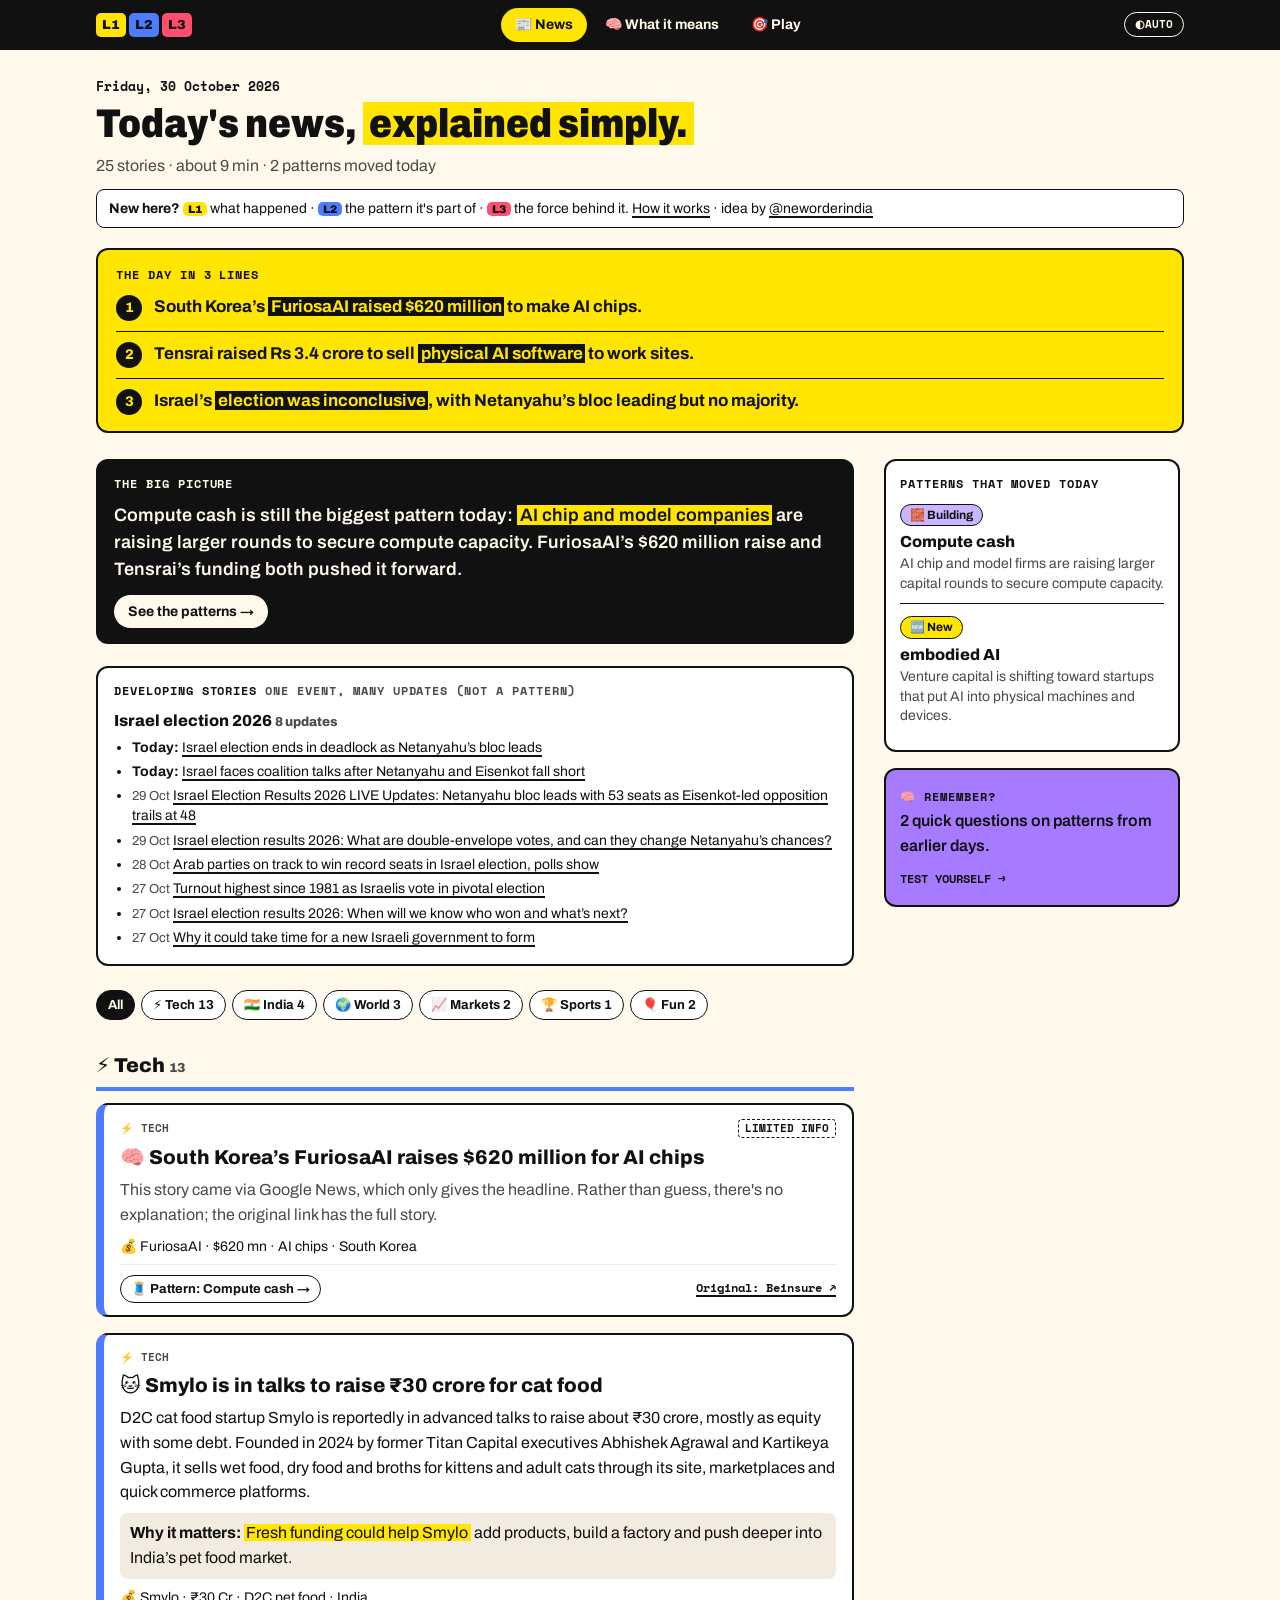
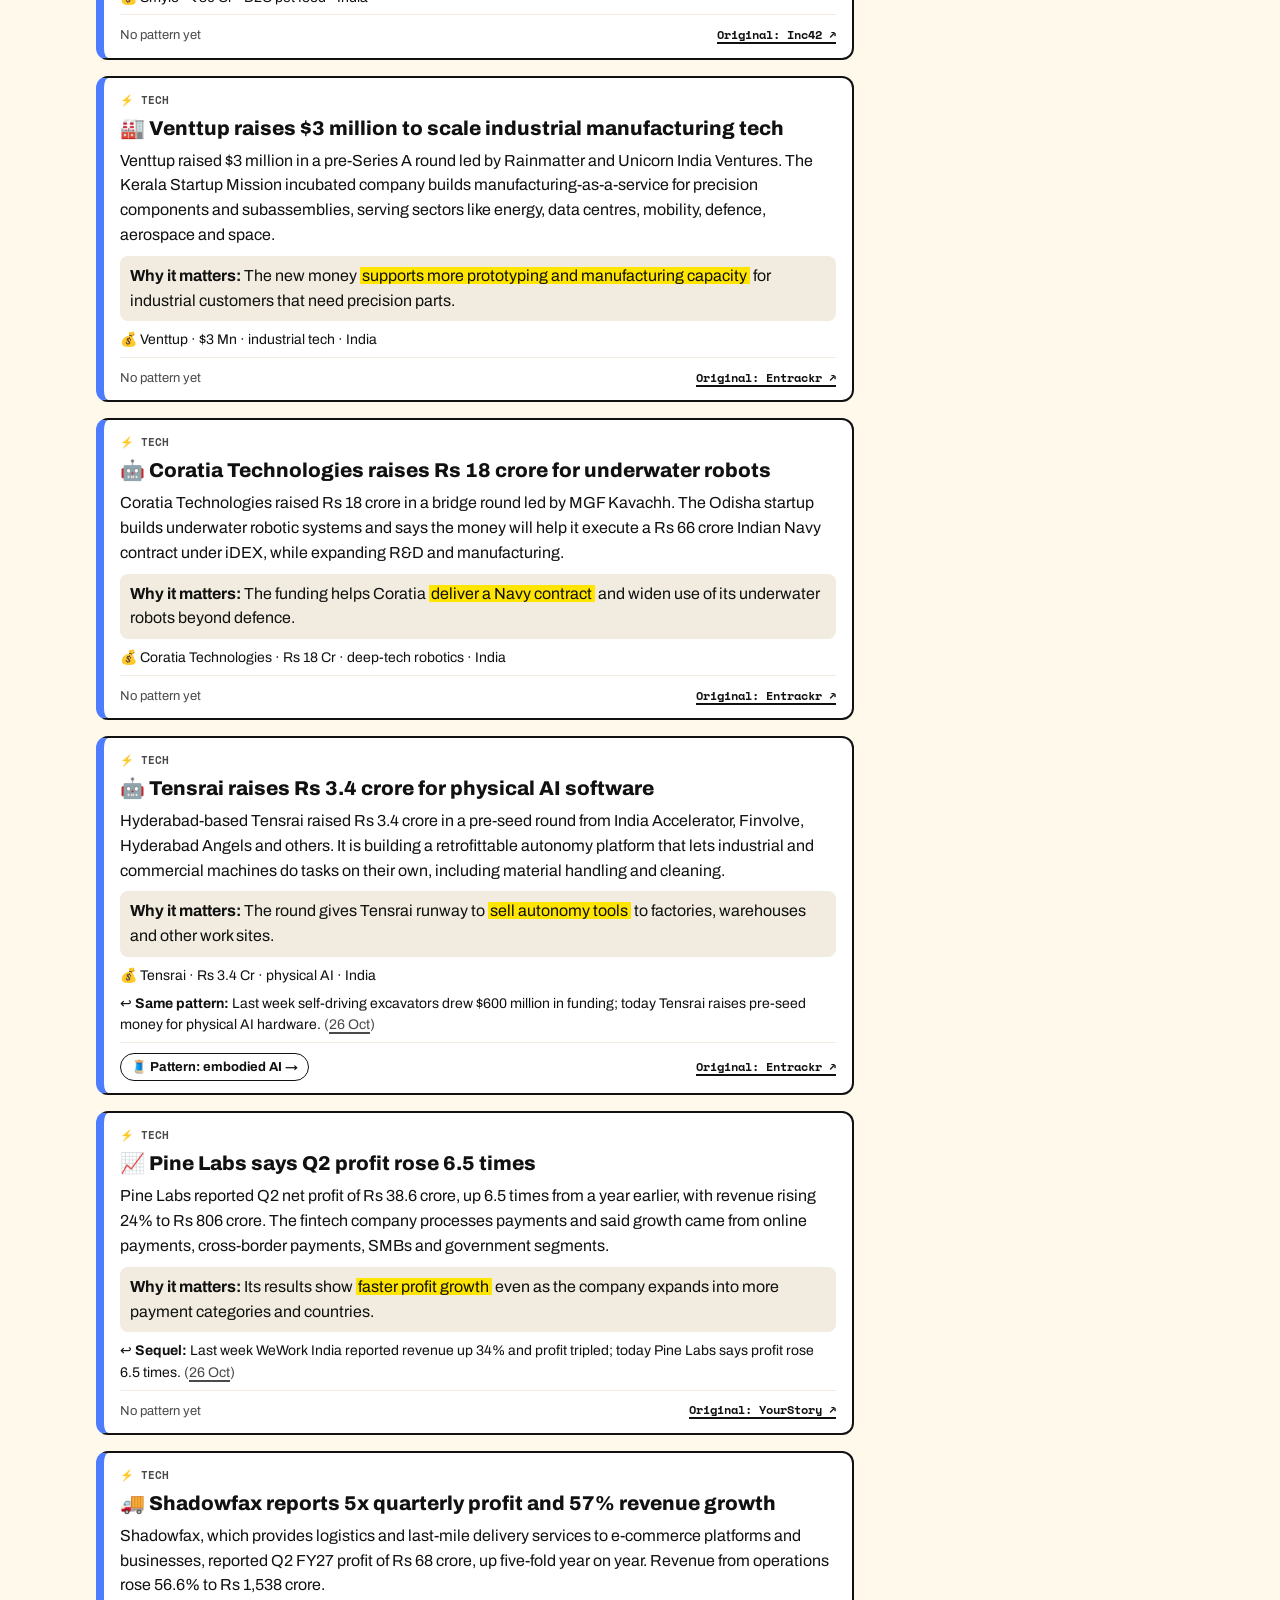
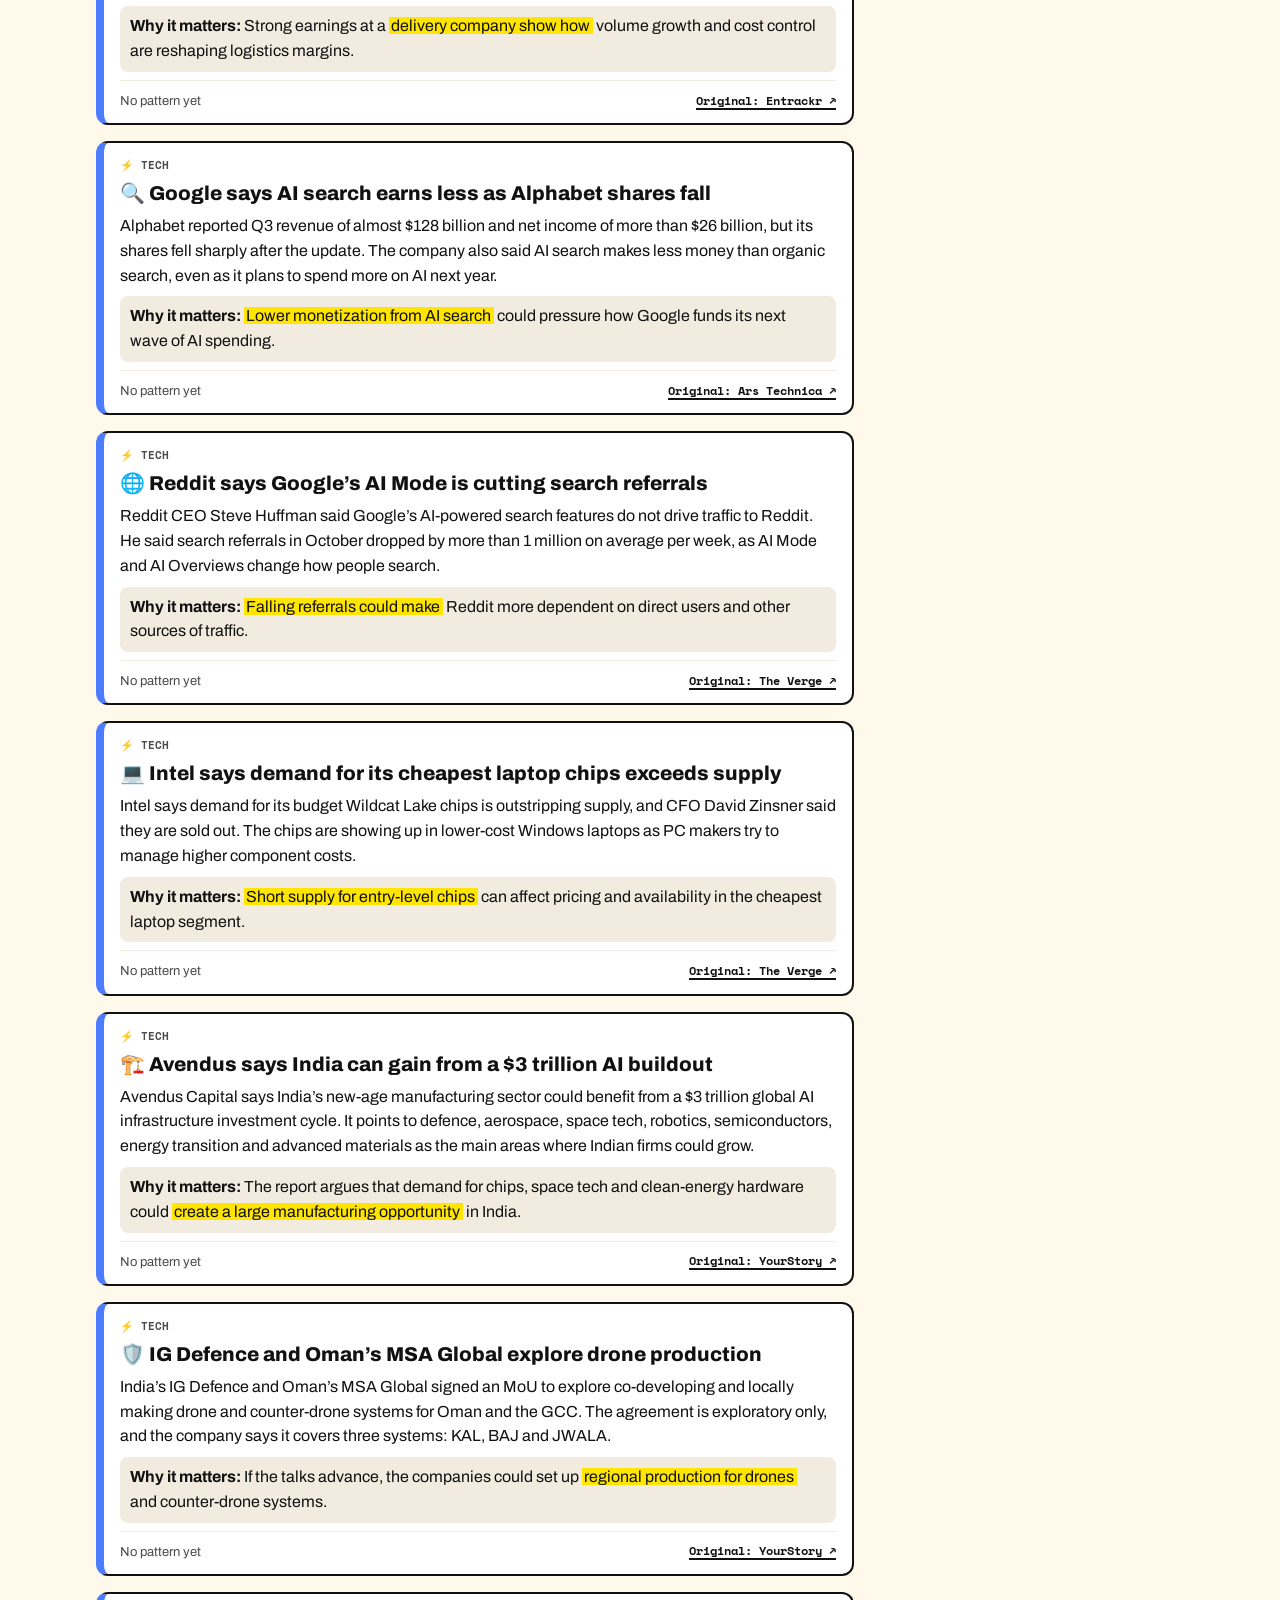
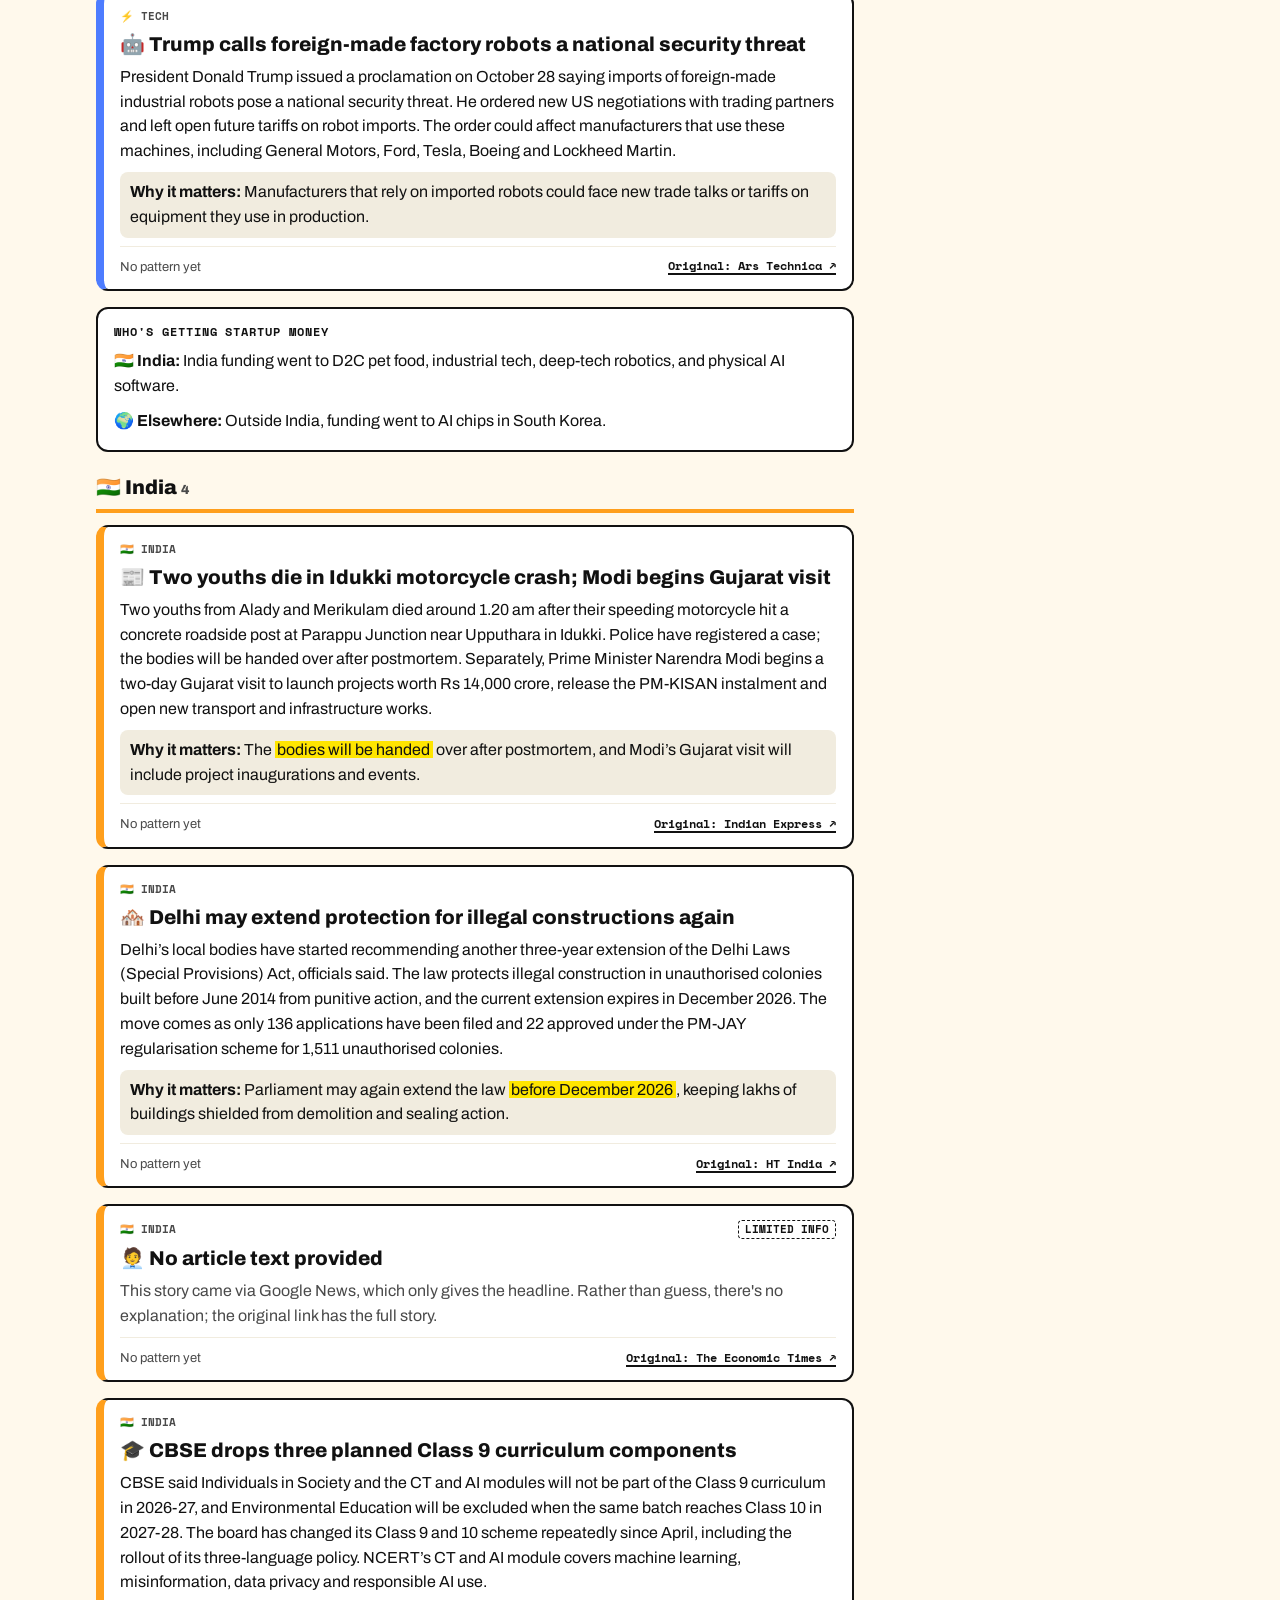
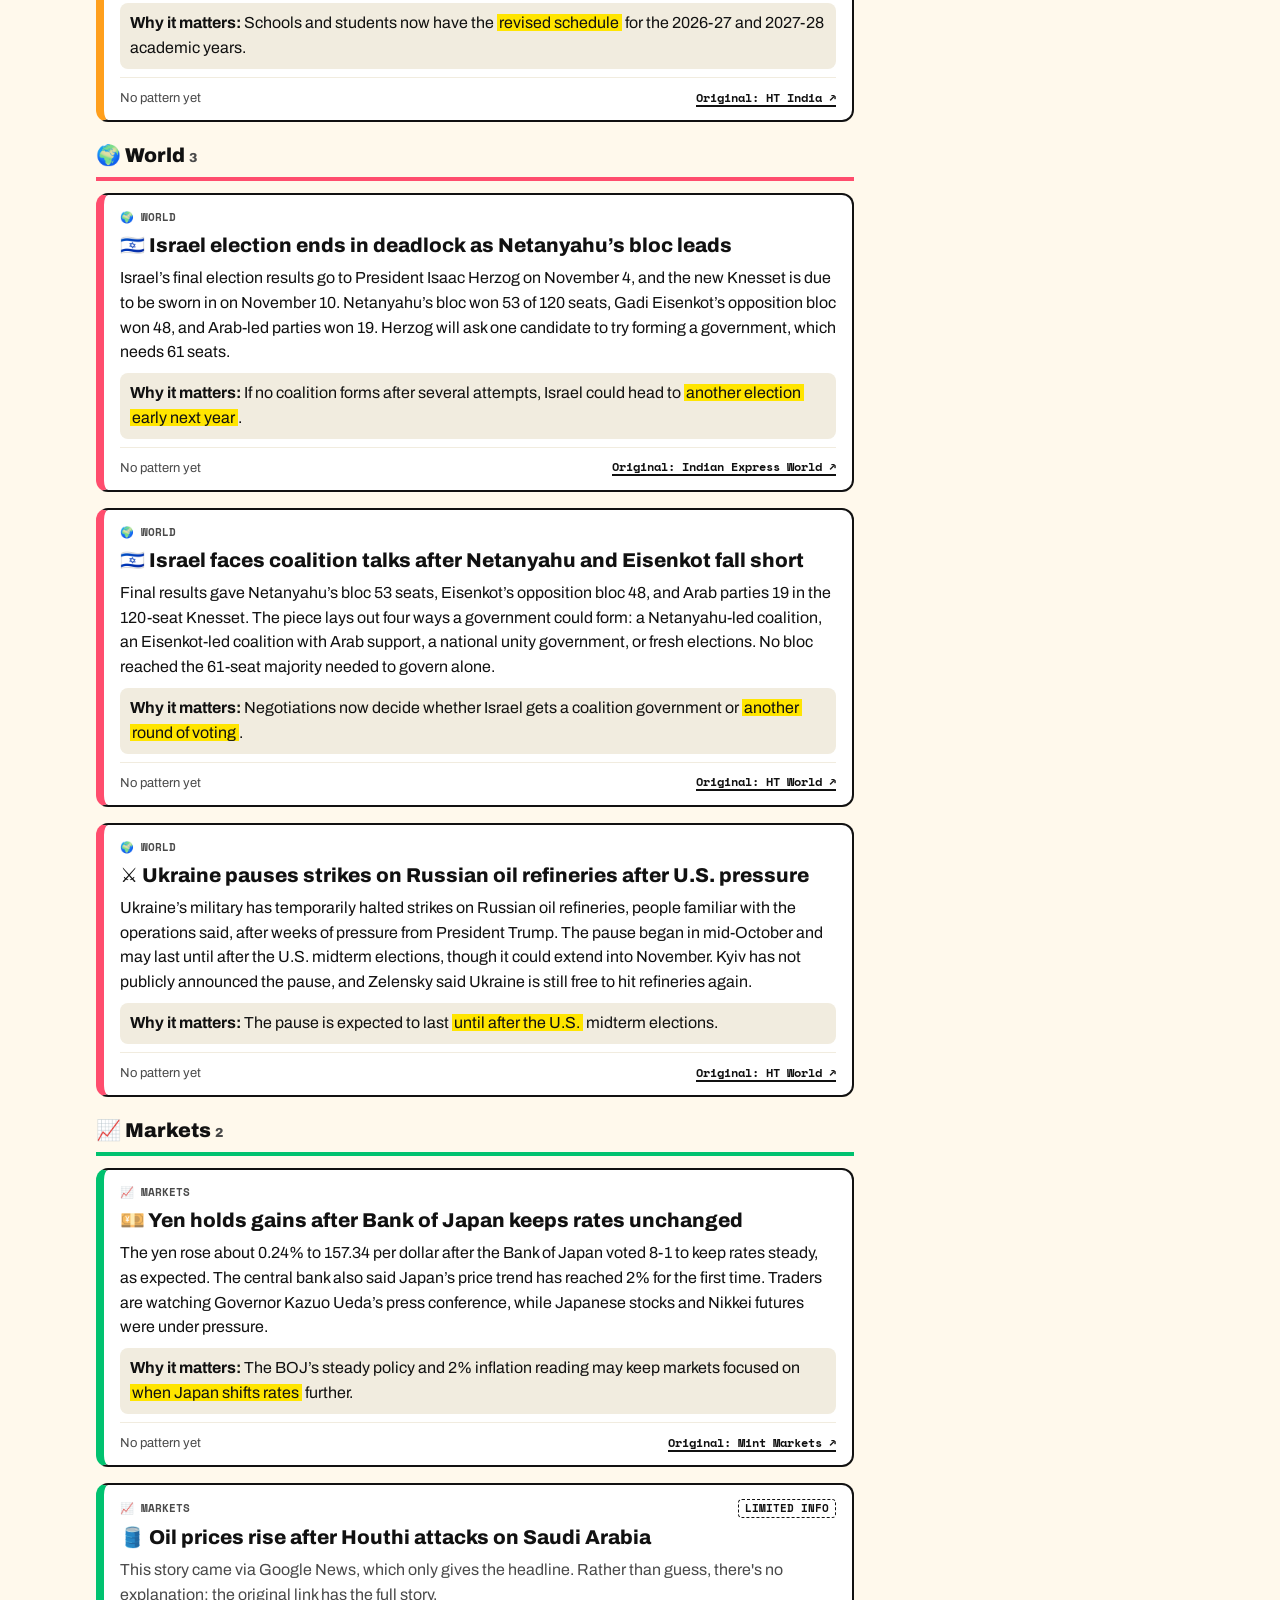
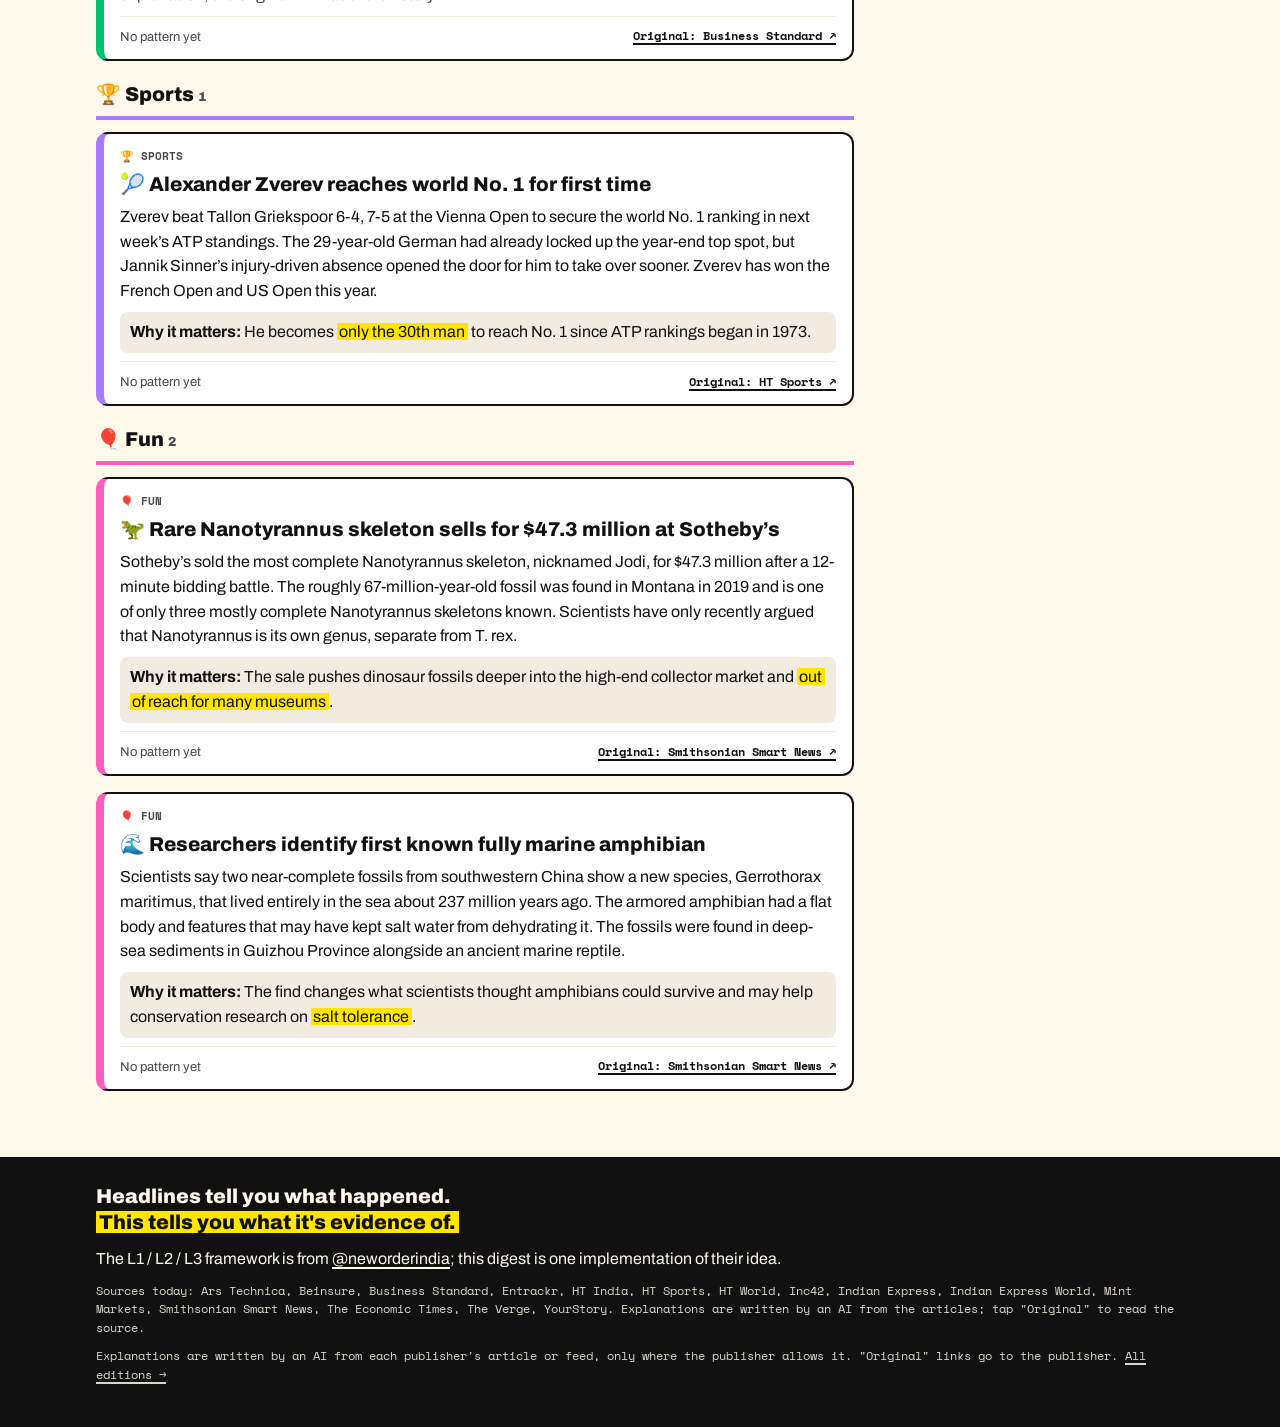
<file: docs/2026-10-30.html>
<!doctype html>
<html lang="en">
<head>
<meta charset="utf-8">
<meta name="viewport" content="width=device-width, initial-scale=1">
<meta name="color-scheme" content="light dark">
<title>L1·L2·L3 · 30 October 2026</title>
<meta name="description" content="South Korea’s FuriosaAI raised $620 million to make AI chips.">
<script>(function(){try{var t=localStorage.getItem("l123-theme");if(t==="light"||t==="dark")document.documentElement.setAttribute("data-theme",t);}catch(e){}})();</script>
<link rel="preconnect" href="https://fonts.googleapis.com">
<link rel="preconnect" href="https://fonts.gstatic.com" crossorigin>
<link rel="stylesheet" href="https://fonts.googleapis.com/css2?family=Archivo:wdth,wght@62..125,400..900&family=Space+Mono:wght@400;700&display=swap">
<link rel="stylesheet" href="assets/digest.css">
<link rel="icon" href="data:image/svg+xml,%3Csvg xmlns='http://www.w3.org/2000/svg' viewBox='0 0 64 64'%3E%3Crect width='64' height='64' rx='12' fill='%230A0A0A'/%3E%3Crect x='10' y='34' width='12' height='20' fill='%23FFE500'/%3E%3Crect x='26' y='22' width='12' height='32' fill='%234D7CFF'/%3E%3Crect x='42' y='10' width='12' height='44' fill='%23FF4D6D'/%3E%3C/svg%3E">
</head>
<body class="daily">
<div class="progress" aria-hidden="true"><span></span></div>
<header class="topbar">
  <div class="topbar-row">
    <a class="logo" href="index.html" aria-label="L1 L2 L3 archive"><span class="lv lv1">L1</span><span class="lv lv2">L2</span><span class="lv lv3">L3</span></a>
    
<nav class="tabs" role="tablist" aria-label="Edition views">
  <button class="tab" role="tab" type="button" data-tab="feed" aria-selected="true">📰 News</button>
  <button class="tab" role="tab" type="button" data-tab="means" aria-selected="false">🧠 What it means</button>
  <button class="tab" role="tab" type="button" data-tab="play" aria-selected="false">🎯 Play</button>
</nav>

    <button class="theme-btn" type="button" aria-label="Switch colour theme"><span class="theme-ico" aria-hidden="true">◐</span><span class="theme-label">Auto</span></button>
  </div>
</header>
<main>


<section class="panel" data-panel="feed">
  <div class="wrap">
    <header class="masthead">
      <p class="mast-date">Friday, 30 October 2026</p>
      <h1 class="mast-title">Today's news, <mark>explained simply.</mark></h1>
      <p class="muted">25 stories · about 9 min · 2 patterns moved today</p>
      <p class="explainer"><b>New here?</b> <span class="lv lv1">L1</span> what happened · <span class="lv lv2">L2</span> the pattern it's part of ·
        <span class="lv lv3">L3</span> the force behind it. <a href="index.html#how">How it works</a> · idea by <a href="https://www.instagram.com/neworderindia/">@neworderindia</a></p>
    </header>

    <section class="tldr">
      <h2 class="label">The day in 3 lines</h2>
      <ol><li><span class="num">1</span><p>South Korea’s <mark>FuriosaAI raised $620 million</mark> to make AI chips.</p></li><li><span class="num">2</span><p>Tensrai raised Rs 3.4 crore to sell <mark>physical AI software</mark> to work sites.</p></li><li><span class="num">3</span><p>Israel’s <mark>election was inconclusive</mark>, with Netanyahu’s bloc leading but no majority.</p></li></ol>
    </section>

    <div class="feed-grid">
      <div class="feed-main">
        <section class="hero">
          <h2 class="label">The big picture</h2>
          <p class="hero-text">Compute cash is still the biggest pattern today: <mark>AI chip and model companies</mark> are raising larger rounds to secure compute capacity. FuriosaAI’s $620 million raise and Tensrai’s funding both pushed it forward.</p>
          <button class="hero-cta" type="button" data-tab-link="means">See the patterns →</button>
        </section>

        
        <section class="developing">
          <h2 class="label">Developing stories <span class="muted">one event, many updates (not a pattern)</span></h2>
          
          <div class="dev">
            <p class="dev-title">Israel election 2026 <span class="muted small">8 updates</span></p>
            <ul class="clues"><li><b>Today:</b> <a href="#i-5e78cac6ef" data-tab-link="feed" data-scroll="i-5e78cac6ef">Israel election ends in deadlock as Netanyahu’s bloc leads</a></li><li><b>Today:</b> <a href="#i-9d91aec7c6" data-tab-link="feed" data-scroll="i-9d91aec7c6">Israel faces coalition talks after Netanyahu and Eisenkot fall short</a></li><li><span class="muted small">29 Oct</span> <a href="https://indianexpress.com/article/world/israel-election-results-2026-live-updates-knesset-netanyahu-gadi-eisenkot-seat-tally-exit-polls-10939966/">Israel Election Results 2026 LIVE Updates: Netanyahu bloc leads with 53 seats as Eisenkot-led opposition trails at 48</a></li><li><span class="muted small">29 Oct</span> <a href="https://indianexpress.com/article/world/srael-election-results-2026-double-envelope-votes-netanyahu-knesset-majority-10940929/">Israel election results 2026: What are double-envelope votes, and can they change Netanyahu’s chances?</a></li><li><span class="muted small">28 Oct</span> <a href="https://www.aljazeera.com/news/2026/10/28/arab-parties-could-win-18-seats-in-israeli-elections-exit-polls-suggest?traffic_source=rss">Arab parties on track to win record seats in Israel election, polls show</a></li><li><span class="muted small">27 Oct</span> <a href="https://www.bbc.co.uk/news/articles/c3j47l4kdez4o?at_medium=RSS&amp;at_campaign=rss">Turnout highest since 1981 as Israelis vote in pivotal election</a></li><li><span class="muted small">27 Oct</span> <a href="https://www.aljazeera.com/news/2026/10/27/israel-election-results-2026-when-will-we-know-who-won-and-whats-next?traffic_source=rss">Israel election results 2026: When will we know who won and what’s next?</a></li><li><span class="muted small">27 Oct</span> <a href="https://www.bbc.co.uk/news/videos/c574p31l1l2no?at_medium=RSS&amp;at_campaign=rss">Why it could take time for a new Israeli government to form</a></li></ul>
          </div>
          
        </section>
        

        <nav class="filters" aria-label="Filter by section">
          <button class="filter is-on" type="button" data-filter="all">All</button>
          <button class="filter s-tech" type="button" data-filter="tech">⚡ Tech 13</button><button class="filter s-politics_india" type="button" data-filter="politics_india">🇮🇳 India 4</button><button class="filter s-politics_world" type="button" data-filter="politics_world">🌍 World 3</button><button class="filter s-markets" type="button" data-filter="markets">📈 Markets 2</button><button class="filter s-sports" type="button" data-filter="sports">🏆 Sports 1</button><button class="filter s-fun" type="button" data-filter="fun">🎈 Fun 2</button>
        </nav>

        
        <div class="sec-block" data-section="tech">
          <h2 class="sec-head s-tech">⚡ Tech <span class="muted small">13</span></h2>
          <article class="card s-tech" data-section="tech" id="i-5ca32abcc5">
  <div class="card-top">
    <span class="tag">⚡ Tech</span>
    <span class="limited" title="google news link">Limited info</span>
  </div>
  <h3 class="headline"><span aria-hidden="true">🧠</span> South Korea’s FuriosaAI raises $620 million for AI chips</h3>
  
  <p class="explain muted">This story came via Google News, which only gives the headline.
    Rather than guess, there's no explanation; the original link has the full story.</p>
  
  
  <p class="meta-line">💰 FuriosaAI · $620 mn · AI chips · South Korea</p>
  
  
  <div class="card-foot">
    <button class="pattern-link" type="button" data-goto="t_ai_compute_capital_surge">🧵 Pattern: Compute cash →</button>
    <a class="source-link" href="https://news.google.com/rss/articles/CBMibkFVX3lxTE9pYmhQdGpLbXZHdzNoREZ5Q19Fb3h5c3JfVTQwOEsydW1BZUw1SDVGU3FOQ0Vmd3I3eC1PbVUtOTlleEIxdjVERFFkUTd3c2ZKX3ZTZWZTZktfY1JWUUJZRGc0TUtkX1h6TlFWMmdR?oc=5">Original: Beinsure ↗</a>
  </div>
</article><article class="card s-tech" data-section="tech" id="i-109a183807">
  <div class="card-top">
    <span class="tag">⚡ Tech</span>
    
  </div>
  <h3 class="headline"><span aria-hidden="true">🐱</span> Smylo is in talks to raise ₹30 crore for cat food</h3>
  
  <p class="explain">D2C cat food startup Smylo is reportedly in advanced talks to raise about ₹30 crore, mostly as equity with some debt. Founded in 2024 by former Titan Capital executives Abhishek Agrawal and Kartikeya Gupta, it sells wet food, dry food and broths for kittens and adult cats through its site, marketplaces and quick commerce platforms.</p>
  <p class="why-line"><b>Why it matters:</b> <mark>Fresh funding could help Smylo</mark> add products, build a factory and push deeper into India’s pet food market.</p>
  
  
  <p class="meta-line">💰 Smylo · ₹30 Cr · D2C pet food · India</p>
  
  
  <div class="card-foot">
    <span class="muted small">No pattern yet</span>
    <a class="source-link" href="https://inc42.com/buzz/exclusive-smylo-in-talks-to-raise-%e2%82%b930-cr-to-expand-cat-food-portfolio/">Original: Inc42 ↗</a>
  </div>
</article><article class="card s-tech" data-section="tech" id="i-2aa777c1a5">
  <div class="card-top">
    <span class="tag">⚡ Tech</span>
    
  </div>
  <h3 class="headline"><span aria-hidden="true">🏭</span> Venttup raises $3 million to scale industrial manufacturing tech</h3>
  
  <p class="explain">Venttup raised $3 million in a pre-Series A round led by Rainmatter and Unicorn India Ventures. The Kerala Startup Mission incubated company builds manufacturing-as-a-service for precision components and subassemblies, serving sectors like energy, data centres, mobility, defence, aerospace and space.</p>
  <p class="why-line"><b>Why it matters:</b> The new money <mark>supports more prototyping and manufacturing capacity</mark> for industrial customers that need precision parts.</p>
  
  
  <p class="meta-line">💰 Venttup · $3 Mn · industrial tech · India</p>
  
  
  <div class="card-foot">
    <span class="muted small">No pattern yet</span>
    <a class="source-link" href="https://entrackr.com/snippets/industries-50-startup-venttup-raises-3-mn-in-pre-series-a-led-by-rainmatter-by-zerodha-and-unicorn-india-12764564">Original: Entrackr ↗</a>
  </div>
</article><article class="card s-tech" data-section="tech" id="i-56cfe99450">
  <div class="card-top">
    <span class="tag">⚡ Tech</span>
    
  </div>
  <h3 class="headline"><span aria-hidden="true">🤖</span> Coratia Technologies raises Rs 18 crore for underwater robots</h3>
  
  <p class="explain">Coratia Technologies raised Rs 18 crore in a bridge round led by MGF Kavachh. The Odisha startup builds underwater robotic systems and says the money will help it execute a Rs 66 crore Indian Navy contract under iDEX, while expanding R&amp;D and manufacturing.</p>
  <p class="why-line"><b>Why it matters:</b> The funding helps Coratia <mark>deliver a Navy contract</mark> and widen use of its underwater robots beyond defence.</p>
  
  
  <p class="meta-line">💰 Coratia Technologies · Rs 18 Cr · deep-tech robotics · India</p>
  
  
  <div class="card-foot">
    <span class="muted small">No pattern yet</span>
    <a class="source-link" href="https://entrackr.com/snippets/coratia-technologies-raises-rs-18-cr-in-bridge-round-led-by-mgf-kavachh-12764727">Original: Entrackr ↗</a>
  </div>
</article><article class="card s-tech" data-section="tech" id="i-49002047d7">
  <div class="card-top">
    <span class="tag">⚡ Tech</span>
    
  </div>
  <h3 class="headline"><span aria-hidden="true">🤖</span> Tensrai raises Rs 3.4 crore for physical AI software</h3>
  
  <p class="explain">Hyderabad-based Tensrai raised Rs 3.4 crore in a pre-seed round from India Accelerator, Finvolve, Hyderabad Angels and others. It is building a retrofittable autonomy platform that lets industrial and commercial machines do tasks on their own, including material handling and cleaning.</p>
  <p class="why-line"><b>Why it matters:</b> The round gives Tensrai runway to <mark>sell autonomy tools</mark> to factories, warehouses and other work sites.</p>
  
  
  <p class="meta-line">💰 Tensrai · Rs 3.4 Cr · physical AI · India</p>
  
  
  <p class="meta-line">↩ <b>Same pattern:</b> Last week self-driving excavators drew $600 million in funding; today Tensrai raises pre-seed money for physical AI hardware. <span class="muted">(<a href="https://techcrunch.com/2026/10/26/this-startups-self-driving-excavators-help-dig-up-600m-in-new-funding/">26 Oct</a>)</span></p>
  
  <div class="card-foot">
    <button class="pattern-link" type="button" data-goto="t_embodied_ai_hardware_funding">🧵 Pattern: embodied AI →</button>
    <a class="source-link" href="https://entrackr.com/snippets/physical-ai-startup-tensrai-raises-rs-34-cr-in-pre-seed-round-12764908">Original: Entrackr ↗</a>
  </div>
</article><article class="card s-tech" data-section="tech" id="i-a7b10c87a8">
  <div class="card-top">
    <span class="tag">⚡ Tech</span>
    
  </div>
  <h3 class="headline"><span aria-hidden="true">📈</span> Pine Labs says Q2 profit rose 6.5 times</h3>
  
  <p class="explain">Pine Labs reported Q2 net profit of Rs 38.6 crore, up 6.5 times from a year earlier, with revenue rising 24% to Rs 806 crore. The fintech company processes payments and said growth came from online payments, cross-border payments, SMBs and government segments.</p>
  <p class="why-line"><b>Why it matters:</b> Its results show <mark>faster profit growth</mark> even as the company expands into more payment categories and countries.</p>
  
  
  
  <p class="meta-line">↩ <b>Sequel:</b> Last week WeWork India reported revenue up 34% and profit tripled; today Pine Labs says profit rose 6.5 times. <span class="muted">(<a href="https://entrackr.com/fintrackr/wework-indias-q2-fy27-revenue-rises-34-to-rs-768-cr-profit-jumps-over-3x-12755184">26 Oct</a>)</span></p>
  
  <div class="card-foot">
    <span class="muted small">No pattern yet</span>
    <a class="source-link" href="https://yourstory.com/2026/10/pine-labs-q2-net-profit-soars-65x-cognizant-trims-2026-growth-outlook">Original: YourStory ↗</a>
  </div>
</article><article class="card s-tech" data-section="tech" id="i-dfeee0c427">
  <div class="card-top">
    <span class="tag">⚡ Tech</span>
    
  </div>
  <h3 class="headline"><span aria-hidden="true">🚚</span> Shadowfax reports 5x quarterly profit and 57% revenue growth</h3>
  
  <p class="explain">Shadowfax, which provides logistics and last-mile delivery services to e-commerce platforms and businesses, reported Q2 FY27 profit of Rs 68 crore, up five-fold year on year. Revenue from operations rose 56.6% to Rs 1,538 crore.</p>
  <p class="why-line"><b>Why it matters:</b> Strong earnings at a <mark>delivery company show how</mark> volume growth and cost control are reshaping logistics margins.</p>
  
  
  
  <div class="card-foot">
    <span class="muted small">No pattern yet</span>
    <a class="source-link" href="https://entrackr.com/fintrackr/shadowfax-q2-fy27-profit-balloons-52x-to-rs-68-cr-revenue-grows-57-12764706">Original: Entrackr ↗</a>
  </div>
</article><article class="card s-tech" data-section="tech" id="i-b394caaea4">
  <div class="card-top">
    <span class="tag">⚡ Tech</span>
    
  </div>
  <h3 class="headline"><span aria-hidden="true">🔍</span> Google says AI search earns less as Alphabet shares fall</h3>
  
  <p class="explain">Alphabet reported Q3 revenue of almost $128 billion and net income of more than $26 billion, but its shares fell sharply after the update. The company also said AI search makes less money than organic search, even as it plans to spend more on AI next year.</p>
  <p class="why-line"><b>Why it matters:</b> <mark>Lower monetization from AI search</mark> could pressure how Google funds its next wave of AI spending.</p>
  
  
  
  <div class="card-foot">
    <span class="muted small">No pattern yet</span>
    <a class="source-link" href="https://arstechnica.com/gadgets/2026/10/google-admits-ai-search-makes-less-money-but-its-fixing-that-with-more-ads/">Original: Ars Technica ↗</a>
  </div>
</article><article class="card s-tech" data-section="tech" id="i-e4b7312242">
  <div class="card-top">
    <span class="tag">⚡ Tech</span>
    
  </div>
  <h3 class="headline"><span aria-hidden="true">🌐</span> Reddit says Google’s AI Mode is cutting search referrals</h3>
  
  <p class="explain">Reddit CEO Steve Huffman said Google’s AI-powered search features do not drive traffic to Reddit. He said search referrals in October dropped by more than 1 million on average per week, as AI Mode and AI Overviews change how people search.</p>
  <p class="why-line"><b>Why it matters:</b> <mark>Falling referrals could make</mark> Reddit more dependent on direct users and other sources of traffic.</p>
  
  
  
  <div class="card-foot">
    <span class="muted small">No pattern yet</span>
    <a class="source-link" href="https://www.theverge.com/tech/1022848/reddit-ceo-google-ai-mode-traffic">Original: The Verge ↗</a>
  </div>
</article><article class="card s-tech" data-section="tech" id="i-a5dcc06a1c">
  <div class="card-top">
    <span class="tag">⚡ Tech</span>
    
  </div>
  <h3 class="headline"><span aria-hidden="true">💻</span> Intel says demand for its cheapest laptop chips exceeds supply</h3>
  
  <p class="explain">Intel says demand for its budget Wildcat Lake chips is outstripping supply, and CFO David Zinsner said they are sold out. The chips are showing up in lower-cost Windows laptops as PC makers try to manage higher component costs.</p>
  <p class="why-line"><b>Why it matters:</b> <mark>Short supply for entry-level chips</mark> can affect pricing and availability in the cheapest laptop segment.</p>
  
  
  
  <div class="card-foot">
    <span class="muted small">No pattern yet</span>
    <a class="source-link" href="https://www.theverge.com/tech/1022911/intel-wildcat-lake-sold-out-ram-shortage">Original: The Verge ↗</a>
  </div>
</article><article class="card s-tech" data-section="tech" id="i-ffcfea0a6a">
  <div class="card-top">
    <span class="tag">⚡ Tech</span>
    
  </div>
  <h3 class="headline"><span aria-hidden="true">🏗️</span> Avendus says India can gain from a $3 trillion AI buildout</h3>
  
  <p class="explain">Avendus Capital says India’s new-age manufacturing sector could benefit from a $3 trillion global AI infrastructure investment cycle. It points to defence, aerospace, space tech, robotics, semiconductors, energy transition and advanced materials as the main areas where Indian firms could grow.</p>
  <p class="why-line"><b>Why it matters:</b> The report argues that demand for chips, space tech and clean-energy hardware could <mark>create a large manufacturing opportunity</mark> in India.</p>
  
  
  
  <div class="card-foot">
    <span class="muted small">No pattern yet</span>
    <a class="source-link" href="https://yourstory.com/2026/10/new-age-manufacturers-to-benefit-from-3-trillion-global-ai-investment-cycle-avendus-capital">Original: YourStory ↗</a>
  </div>
</article><article class="card s-tech" data-section="tech" id="i-f4c3d10b29">
  <div class="card-top">
    <span class="tag">⚡ Tech</span>
    
  </div>
  <h3 class="headline"><span aria-hidden="true">🛡️</span> IG Defence and Oman’s MSA Global explore drone production</h3>
  
  <p class="explain">India’s IG Defence and Oman’s MSA Global signed an MoU to explore co-developing and locally making drone and counter-drone systems for Oman and the GCC. The agreement is exploratory only, and the company says it covers three systems: KAL, BAJ and JWALA.</p>
  <p class="why-line"><b>Why it matters:</b> If the talks advance, the companies could set up <mark>regional production for drones</mark> and counter-drone systems.</p>
  
  
  
  <div class="card-foot">
    <span class="muted small">No pattern yet</span>
    <a class="source-link" href="https://yourstory.com/2026/10/ig-defence-omans-msa-global-explore-production-of-drone-systems">Original: YourStory ↗</a>
  </div>
</article><article class="card s-tech" data-section="tech" id="i-cfed78c7b3">
  <div class="card-top">
    <span class="tag">⚡ Tech</span>
    
  </div>
  <h3 class="headline"><span aria-hidden="true">🤖</span> Trump calls foreign-made factory robots a national security threat</h3>
  
  <p class="explain">President Donald Trump issued a proclamation on October 28 saying imports of foreign-made industrial robots pose a national security threat. He ordered new US negotiations with trading partners and left open future tariffs on robot imports. The order could affect manufacturers that use these machines, including General Motors, Ford, Tesla, Boeing and Lockheed Martin.</p>
  <p class="why-line"><b>Why it matters:</b> Manufacturers that rely on imported robots could face new trade talks or tariffs on equipment they use in production.</p>
  
  
  
  <div class="card-foot">
    <span class="muted small">No pattern yet</span>
    <a class="source-link" href="https://arstechnica.com/gadgets/2026/10/trump-declares-robot-imports-a-national-security-threat/">Original: Ars Technica ↗</a>
  </div>
</article>
          
          <div class="pulse">
            <h3 class="label">Who's getting startup money</h3>
            <p><b>🇮🇳 India:</b> India funding went to D2C pet food, industrial tech, deep-tech robotics, and physical AI software.</p>
            <p><b>🌍 Elsewhere:</b> Outside India, funding went to AI chips in South Korea.</p>
          </div>
          
        </div>
        
        <div class="sec-block" data-section="politics_india">
          <h2 class="sec-head s-politics_india">🇮🇳 India <span class="muted small">4</span></h2>
          <article class="card s-politics_india" data-section="politics_india" id="i-8a86a20d92">
  <div class="card-top">
    <span class="tag">🇮🇳 India</span>
    
  </div>
  <h3 class="headline"><span aria-hidden="true">📰</span> Two youths die in Idukki motorcycle crash; Modi begins Gujarat visit</h3>
  
  <p class="explain">Two youths from Alady and Merikulam died around 1.20 am after their speeding motorcycle hit a concrete roadside post at Parappu Junction near Upputhara in Idukki. Police have registered a case; the bodies will be handed over after postmortem. Separately, Prime Minister Narendra Modi begins a two-day Gujarat visit to launch projects worth Rs 14,000 crore, release the PM-KISAN instalment and open new transport and infrastructure works.</p>
  <p class="why-line"><b>Why it matters:</b> The <mark>bodies will be handed</mark> over after postmortem, and Modi’s Gujarat visit will include project inaugurations and events.</p>
  
  
  
  <div class="card-foot">
    <span class="muted small">No pattern yet</span>
    <a class="source-link" href="https://indianexpress.com/article/india/india-news-live-updates-30-october-2026-delhi-rain-mumbai-weather-pm-modi-sir-supreme-court-jamia-student-union-election-10942866/">Original: Indian Express ↗</a>
  </div>
</article><article class="card s-politics_india" data-section="politics_india" id="i-a86a1787af">
  <div class="card-top">
    <span class="tag">🇮🇳 India</span>
    
  </div>
  <h3 class="headline"><span aria-hidden="true">🏘️</span> Delhi may extend protection for illegal constructions again</h3>
  
  <p class="explain">Delhi’s local bodies have started recommending another three-year extension of the Delhi Laws (Special Provisions) Act, officials said. The law protects illegal construction in unauthorised colonies built before June 2014 from punitive action, and the current extension expires in December 2026. The move comes as only 136 applications have been filed and 22 approved under the PM-JAY regularisation scheme for 1,511 unauthorised colonies.</p>
  <p class="why-line"><b>Why it matters:</b> Parliament may again extend the law <mark>before December 2026</mark>, keeping lakhs of buildings shielded from demolition and sealing action.</p>
  
  
  
  <div class="card-foot">
    <span class="muted small">No pattern yet</span>
    <a class="source-link" href="https://www.hindustantimes.com/india-news/another-extension-on-cards-for-special-provisions-law-that-protects-illegal-constructions-in-delhi-101793331183215.html">Original: HT India ↗</a>
  </div>
</article><article class="card s-politics_india" data-section="politics_india" id="i-49c8b6514a">
  <div class="card-top">
    <span class="tag">🇮🇳 India</span>
    <span class="limited" title="google news link">Limited info</span>
  </div>
  <h3 class="headline"><span aria-hidden="true">🧑‍💼</span> No article text provided</h3>
  
  <p class="explain muted">This story came via Google News, which only gives the headline.
    Rather than guess, there's no explanation; the original link has the full story.</p>
  
  
  
  <div class="card-foot">
    <span class="muted small">No pattern yet</span>
    <a class="source-link" href="https://news.google.com/rss/articles/[base64]?oc=5">Original: The Economic Times ↗</a>
  </div>
</article><article class="card s-politics_india" data-section="politics_india" id="i-e6d2748ac9">
  <div class="card-top">
    <span class="tag">🇮🇳 India</span>
    
  </div>
  <h3 class="headline"><span aria-hidden="true">🎓</span> CBSE drops three planned Class 9 curriculum components</h3>
  
  <p class="explain">CBSE said Individuals in Society and the CT and AI modules will not be part of the Class 9 curriculum in 2026-27, and Environmental Education will be excluded when the same batch reaches Class 10 in 2027-28. The board has changed its Class 9 and 10 scheme repeatedly since April, including the rollout of its three-language policy. NCERT’s CT and AI module covers machine learning, misinformation, data privacy and responsible AI use.</p>
  <p class="why-line"><b>Why it matters:</b> Schools and students now have the <mark>revised schedule</mark> for the 2026-27 and 2027-28 academic years.</p>
  
  
  
  <div class="card-foot">
    <span class="muted small">No pattern yet</span>
    <a class="source-link" href="https://www.hindustantimes.com/india-news/cbse-revises-class-9-scheme-6th-time-in-7-months-drops-3-planned-curricular-components-101793325539002.html">Original: HT India ↗</a>
  </div>
</article>
          
        </div>
        
        <div class="sec-block" data-section="politics_world">
          <h2 class="sec-head s-politics_world">🌍 World <span class="muted small">3</span></h2>
          <article class="card s-politics_world" data-section="politics_world" id="i-5e78cac6ef">
  <div class="card-top">
    <span class="tag">🌍 World</span>
    
  </div>
  <h3 class="headline"><span aria-hidden="true">🇮🇱</span> Israel election ends in deadlock as Netanyahu’s bloc leads</h3>
  
  <p class="explain">Israel’s final election results go to President Isaac Herzog on November 4, and the new Knesset is due to be sworn in on November 10. Netanyahu’s bloc won 53 of 120 seats, Gadi Eisenkot’s opposition bloc won 48, and Arab-led parties won 19. Herzog will ask one candidate to try forming a government, which needs 61 seats.</p>
  <p class="why-line"><b>Why it matters:</b> If no coalition forms after several attempts, Israel could head to <mark>another election early next year</mark>.</p>
  
  
  
  <div class="card-foot">
    <span class="muted small">No pattern yet</span>
    <a class="source-link" href="https://indianexpress.com/article/world/israel-election-results-2026-live-updates-knesset-netanyahu-vs-gadi-eisenkot-who-won-seat-tally-exit-polls-10942833/">Original: Indian Express World ↗</a>
  </div>
</article><article class="card s-politics_world" data-section="politics_world" id="i-9d91aec7c6">
  <div class="card-top">
    <span class="tag">🌍 World</span>
    
  </div>
  <h3 class="headline"><span aria-hidden="true">🇮🇱</span> Israel faces coalition talks after Netanyahu and Eisenkot fall short</h3>
  
  <p class="explain">Final results gave Netanyahu’s bloc 53 seats, Eisenkot’s opposition bloc 48, and Arab parties 19 in the 120-seat Knesset. The piece lays out four ways a government could form: a Netanyahu-led coalition, an Eisenkot-led coalition with Arab support, a national unity government, or fresh elections. No bloc reached the 61-seat majority needed to govern alone.</p>
  <p class="why-line"><b>Why it matters:</b> Negotiations now decide whether Israel gets a coalition government or <mark>another round of voting</mark>.</p>
  
  
  
  <div class="card-foot">
    <span class="muted small">No pattern yet</span>
    <a class="source-link" href="https://www.hindustantimes.com/world-news/israel-election-results-netanyahu-eisenkot-or-fresh-polls-no-clear-majority-four-ways-israel-can-form-next-government-101793321828221.html">Original: HT World ↗</a>
  </div>
</article><article class="card s-politics_world" data-section="politics_world" id="i-0ad85e6ed3">
  <div class="card-top">
    <span class="tag">🌍 World</span>
    
  </div>
  <h3 class="headline"><span aria-hidden="true">⚔️</span> Ukraine pauses strikes on Russian oil refineries after U.S. pressure</h3>
  
  <p class="explain">Ukraine’s military has temporarily halted strikes on Russian oil refineries, people familiar with the operations said, after weeks of pressure from President Trump. The pause began in mid-October and may last until after the U.S. midterm elections, though it could extend into November. Kyiv has not publicly announced the pause, and Zelensky said Ukraine is still free to hit refineries again.</p>
  <p class="why-line"><b>Why it matters:</b> The pause is expected to last <mark>until after the U.S.</mark> midterm elections.</p>
  
  
  
  <div class="card-foot">
    <span class="muted small">No pattern yet</span>
    <a class="source-link" href="https://www.hindustantimes.com/world-news/ukraine-pauses-strikes-on-russian-refineries-after-pressure-from-us-101793330525786.html">Original: HT World ↗</a>
  </div>
</article>
          
        </div>
        
        <div class="sec-block" data-section="markets">
          <h2 class="sec-head s-markets">📈 Markets <span class="muted small">2</span></h2>
          <article class="card s-markets" data-section="markets" id="i-b39cbc01db">
  <div class="card-top">
    <span class="tag">📈 Markets</span>
    
  </div>
  <h3 class="headline"><span aria-hidden="true">💴</span> Yen holds gains after Bank of Japan keeps rates unchanged</h3>
  
  <p class="explain">The yen rose about 0.24% to 157.34 per dollar after the Bank of Japan voted 8-1 to keep rates steady, as expected. The central bank also said Japan’s price trend has reached 2% for the first time. Traders are watching Governor Kazuo Ueda’s press conference, while Japanese stocks and Nikkei futures were under pressure.</p>
  <p class="why-line"><b>Why it matters:</b> The BOJ’s steady policy and 2% inflation reading may keep markets focused on <mark>when Japan shifts rates</mark> further.</p>
  
  
  
  <div class="card-foot">
    <span class="muted small">No pattern yet</span>
    <a class="source-link" href="https://www.livemint.com/market/yen-holds-gains-against-dollar-after-boj-keeps-rates-steady-11793331858764.html">Original: Mint Markets ↗</a>
  </div>
</article><article class="card s-markets" data-section="markets" id="i-a98eaa8b03">
  <div class="card-top">
    <span class="tag">📈 Markets</span>
    <span class="limited" title="google news link">Limited info</span>
  </div>
  <h3 class="headline"><span aria-hidden="true">🛢️</span> Oil prices rise after Houthi attacks on Saudi Arabia</h3>
  
  <p class="explain muted">This story came via Google News, which only gives the headline.
    Rather than guess, there's no explanation; the original link has the full story.</p>
  
  
  
  <div class="card-foot">
    <span class="muted small">No pattern yet</span>
    <a class="source-link" href="https://news.google.com/rss/articles/[base64]?oc=5">Original: Business Standard ↗</a>
  </div>
</article>
          
        </div>
        
        <div class="sec-block" data-section="sports">
          <h2 class="sec-head s-sports">🏆 Sports <span class="muted small">1</span></h2>
          <article class="card s-sports" data-section="sports" id="i-cde0f9676a">
  <div class="card-top">
    <span class="tag">🏆 Sports</span>
    
  </div>
  <h3 class="headline"><span aria-hidden="true">🎾</span> Alexander Zverev reaches world No. 1 for first time</h3>
  
  <p class="explain">Zverev beat Tallon Griekspoor 6-4, 7-5 at the Vienna Open to secure the world No. 1 ranking in next week’s ATP standings. The 29-year-old German had already locked up the year-end top spot, but Jannik Sinner’s injury-driven absence opened the door for him to take over sooner. Zverev has won the French Open and US Open this year.</p>
  <p class="why-line"><b>Why it matters:</b> He becomes <mark>only the 30th man</mark> to reach No. 1 since ATP rankings began in 1973.</p>
  
  
  
  <div class="card-foot">
    <span class="muted small">No pattern yet</span>
    <a class="source-link" href="https://www.hindustantimes.com/sports/tennis/alexander-zverev-becomes-world-no-1-101793325972817.html">Original: HT Sports ↗</a>
  </div>
</article>
          
        </div>
        
        <div class="sec-block" data-section="fun">
          <h2 class="sec-head s-fun">🎈 Fun <span class="muted small">2</span></h2>
          <article class="card s-fun" data-section="fun" id="i-8c45b6a372">
  <div class="card-top">
    <span class="tag">🎈 Fun</span>
    
  </div>
  <h3 class="headline"><span aria-hidden="true">🦖</span> Rare Nanotyrannus skeleton sells for $47.3 million at Sotheby’s</h3>
  
  <p class="explain">Sotheby’s sold the most complete Nanotyrannus skeleton, nicknamed Jodi, for $47.3 million after a 12-minute bidding battle. The roughly 67-million-year-old fossil was found in Montana in 2019 and is one of only three mostly complete Nanotyrannus skeletons known. Scientists have only recently argued that Nanotyrannus is its own genus, separate from T. rex.</p>
  <p class="why-line"><b>Why it matters:</b> The sale pushes dinosaur fossils deeper into the high-end collector market and <mark>out of reach for many museums</mark>.</p>
  
  
  
  <div class="card-foot">
    <span class="muted small">No pattern yet</span>
    <a class="source-link" href="https://www.smithsonianmag.com/smart-news/a-rare-nanotyrannus-skeleton-sells-for-47-3-million-dollars-becoming-the-second-most-valuable-dinosaur-auctioned-180989771/">Original: Smithsonian Smart News ↗</a>
  </div>
</article><article class="card s-fun" data-section="fun" id="i-4e605d7487">
  <div class="card-top">
    <span class="tag">🎈 Fun</span>
    
  </div>
  <h3 class="headline"><span aria-hidden="true">🌊</span> Researchers identify first known fully marine amphibian</h3>
  
  <p class="explain">Scientists say two near-complete fossils from southwestern China show a new species, Gerrothorax maritimus, that lived entirely in the sea about 237 million years ago. The armored amphibian had a flat body and features that may have kept salt water from dehydrating it. The fossils were found in deep-sea sediments in Guizhou Province alongside an ancient marine reptile.</p>
  <p class="why-line"><b>Why it matters:</b> The find changes what scientists thought amphibians could survive and may help conservation research on <mark>salt tolerance</mark>.</p>
  
  
  
  <div class="card-foot">
    <span class="muted small">No pattern yet</span>
    <a class="source-link" href="https://www.smithsonianmag.com/smart-news/paleontologists-discover-the-first-known-amphibian-that-lived-entirely-at-sea-a-flat-armored-creature-from-237-million-years-ago-180989772/">Original: Smithsonian Smart News ↗</a>
  </div>
</article>
          
        </div>
        
      </div>

      <aside class="feed-side">
        <div class="side-box movers-box">
          <h2 class="label">Patterns that moved today <span class="swipe">swipe →</span></h2>
          <div class="movers">
          
          <button class="mover" type="button" data-goto="t_ai_compute_capital_surge">
            <span class="chip st-building">🧱 Building</span>
            <span class="mover-name">Compute cash</span>
            <span class="mover-line">AI chip and model firms are raising larger capital rounds to secure compute capacity.</span>
          </button>
          
          <button class="mover" type="button" data-goto="t_embodied_ai_hardware_funding">
            <span class="chip st-new">🆕 New</span>
            <span class="mover-name">embodied AI</span>
            <span class="mover-line">Venture capital is shifting toward startups that put AI into physical machines and devices.</span>
          </button>
          
          </div>
        </div>
        
        <button class="side-box side-remember" type="button" data-tab-link="play">
          <span class="label">🧠 Remember?</span>
          <span class="side-text">2 quick questions on patterns from earlier days.</span>
          <span class="side-cta">Test yourself →</span>
        </button>
        
      </aside>
    </div>
  </div>
</section>


<section class="panel" data-panel="means" hidden>
  <div class="wrap">
    <div class="ladder">
      <div class="rung r1"><span class="rung-l">L1</span><span class="rung-t">What happened</span><span class="rung-s">one story, one day</span></div>
      <div class="rung r2"><span class="rung-l">L2</span><span class="rung-t">The pattern</span><span class="rung-s">many stories, weeks</span></div>
      <div class="rung r3"><span class="rung-l">L3</span><span class="rung-t">The force</span><span class="rung-s">the deep reason, always</span></div>
    </div>
    <p class="muted center">Stories (L1) are clues. Clues that keep repeating make a pattern (L2). Every pattern is pushed by a force (L3).</p>

    
    <div class="map-wrap">
      <h2 class="h2">The map <span class="muted small">hover a box to trace it</span></h2>
      <div class="map">
        <svg class="map-lines" aria-hidden="true"></svg>
        <div class="map-col" data-col="1">
          <div class="map-h">L1 · Stories</div>
          <div class="node n1 s-tech" data-id="i-5ca32abcc5" data-to="t-t_ai_compute_capital_surge">South Korea’s FuriosaAI raises $620 million for AI chips</div><div class="node n1 s-tech" data-id="i-49002047d7" data-to="t-t_embodied_ai_hardware_funding">Tensrai raises Rs 3.4 crore for physical AI software</div>
        </div>
        <div class="map-col" data-col="2">
          <div class="map-h">L2 · Patterns</div>
          <div class="node n2 st-building" data-id="t-t_ai_compute_capital_surge" data-to="f-capital f-technology ">Compute cash</div><div class="node n2 st-new" data-id="t-t_embodied_ai_hardware_funding" data-to="f-capital f-technology ">embodied AI</div>
        </div>
        <div class="map-col" data-col="3">
          <div class="map-h">L3 · Forces</div>
          <div class="node n3 f-technology" data-id="f-technology">⚙️ Technology</div><div class="node n3 f-capital" data-id="f-capital">💰 Money</div><div class="node n3 f-geopolitics is-quiet" data-id="f-geopolitics">🌐 Geopolitics</div><div class="node n3 f-regulation is-quiet" data-id="f-regulation">⚖️ Rules</div><div class="node n3 f-demographics is-quiet" data-id="f-demographics">👥 People</div>
        </div>
      </div>
    </div>
    

    
    <section class="level">
      <div class="level-h"><span class="big-l l-2">L2</span><div><h2 class="h2">The patterns</h2><p class="muted">Things that keep happening. Learn these and the news starts making sense.</p></div></div>
      <div class="force-filter" role="group" aria-label="Filter patterns by force">
        <button class="ff is-on" type="button" data-ff="all">All</button>
        <button class="ff f-technology" type="button" data-ff="technology">⚙️ Technology</button><button class="ff f-capital" type="button" data-ff="capital">💰 Money</button><button class="ff f-regulation" type="button" data-ff="regulation">⚖️ Rules</button>
      </div>
      <div class="threads">
        
        <article class="thread st-building" id="t_ai_compute_capital_surge" data-forces="capital technology">
          <div class="thread-top"><span class="chip st-building">🧱 Building</span><span class="muted small">3 different events since 20 Oct · <b>+1 today</b></span></div>
          <h3 class="thread-name">Compute cash</h3>
          <dl class="teach">
            <dt>In one line</dt><dd>AI chip and model firms are raising larger capital rounds to secure compute capacity.</dd>
            <dt>It's like</dt><dd>Like stocking up before a long winter: everyone needs supplies, so the bills get bigger.</dd>
            <dt>Why (L3)</dt><dd>Compute is expensive and scarce, so capital flows toward firms that can buy or build more of it. <span class="forces-inline"><span class="fchip f-capital">💰 Money</span><span class="fchip f-technology">⚙️ Technology</span></span></dd>
          </dl>
          <p class="rule">Remember it as: <mark>Bigger rounds, more compute.</mark></p>
          
          <p class="sub-label">Today's clues</p>
          <ul class="clues"><li><a href="#i-5ca32abcc5" data-tab-link="feed" data-scroll="i-5ca32abcc5">South Korea’s FuriosaAI raises $620 million for AI chips</a></li></ul>
          
          
          <p class="sub-label">Earlier clues</p>
          <ul class="clues"><li><span class="muted small">28 Oct</span> <a href="https://news.google.com/rss/articles/CBMiZkFVX3lxTE4tRnhpYmo1R2NvcUVfMWFuYUZSVE45bnRCa09vczltMkQ5bmhwRWg0bUdqVFo2dFRTR3hKNHNpYWxkT2pEb0l1WldlbkpydXduOWl1djVhRlM1OEoyUHR0THVaV2c4dw?oc=5">Q3 2026 startup funding rounds: 10 large deals to know</a></li><li><span class="muted small">26 Oct</span> <a href="https://news.google.com/rss/articles/CBMiW0FVX3lxTFBpRThpZzljUDVhR2FLUnEzald0ZTRNU09RTDIyazJvSDVmazJ4NGtleVFjY0dXRFNBX0gzQkZzTFNBQ1N5cEdxbG1jeU1DMXpYRGNTUS1kSHhiNHM?oc=5">Anthropic warns of AI&#39;s &#39;catastrophic risks&#39; ahead of major IPO</a></li><li><span class="muted small">24 Oct</span> <a href="https://news.google.com/rss/articles/[base64]?oc=5">The Week’s 10 Biggest Funding Rounds: AI Drives A Varied Lineup Of Large Financings</a></li></ul>
          
          <div class="timeline" role="img" aria-label="Clues per day over the last 14 days">
            <i class="tl-d" style="--n: 0" title="17 Oct: 0"></i><i class="tl-d" style="--n: 0" title="18 Oct: 0"></i><i class="tl-d" style="--n: 0" title="19 Oct: 0"></i><i class="tl-d on" style="--n: 1" title="20 Oct: 1"></i><i class="tl-d on" style="--n: 1" title="21 Oct: 1"></i><i class="tl-d" style="--n: 0" title="22 Oct: 0"></i><i class="tl-d on" style="--n: 3" title="23 Oct: 3"></i><i class="tl-d on" style="--n: 2" title="24 Oct: 2"></i><i class="tl-d" style="--n: 0" title="25 Oct: 0"></i><i class="tl-d on" style="--n: 1" title="26 Oct: 1"></i><i class="tl-d" style="--n: 0" title="27 Oct: 0"></i><i class="tl-d on" style="--n: 1" title="28 Oct: 1"></i><i class="tl-d" style="--n: 0" title="29 Oct: 0"></i><i class="tl-d on now" style="--n: 1" title="30 Oct: 1"></i>
          </div>
          <div class="tl-axis"><span>14 days ago</span><span>clues per day</span><span>today</span></div>
        </article>
        
        <article class="thread st-new" id="t_embodied_ai_hardware_funding" data-forces="capital technology">
          <div class="thread-top"><span class="chip st-new">🆕 New</span><span class="muted small">3 different events since 23 Oct · <b>+1 today</b></span></div>
          <h3 class="thread-name">embodied AI</h3>
          <dl class="teach">
            <dt>In one line</dt><dd>Venture capital is shifting toward startups that put AI into physical machines and devices.</dd>
            <dt>It's like</dt><dd>Like selling shovels in a gold rush, but the shovels can move.</dd>
            <dt>Why (L3)</dt><dd>Capital is chasing where AI becomes useful in the physical world, where technology plus hardware can create new products and returns. <span class="forces-inline"><span class="fchip f-capital">💰 Money</span><span class="fchip f-technology">⚙️ Technology</span></span></dd>
          </dl>
          <p class="rule">Remember it as: <mark>AI leaves the screen.</mark></p>
          
          <p class="sub-label">Today's clues</p>
          <ul class="clues"><li><a href="#i-49002047d7" data-tab-link="feed" data-scroll="i-49002047d7">Tensrai raises Rs 3.4 crore for physical AI software</a></li></ul>
          
          
          <p class="sub-label">Earlier clues</p>
          <ul class="clues"><li><span class="muted small">29 Oct</span> <a href="https://techcrunch.com/2026/10/29/ex-palantir-execs-launch-dream-with-17m-from-a16z-to-build-ai-world-models-for-construction/">Ex-Palantir execs launch Dream with $17M from a16z to build AI world models for construction</a></li><li><span class="muted small">29 Oct</span> <a href="https://news.google.com/rss/articles/[base64]?oc=5">These Researchers Used Artificial Intelligence to Design an ‘Animal Robot’ That Has Never Existed</a></li><li><span class="muted small">27 Oct</span> <a href="https://techcrunch.com/2026/10/26/this-startups-self-driving-excavators-help-dig-up-600m-in-new-funding/">This startup’s self-driving excavators help dig up $600M in new funding</a></li></ul>
          
          <div class="timeline" role="img" aria-label="Clues per day over the last 14 days">
            <i class="tl-d" style="--n: 0" title="17 Oct: 0"></i><i class="tl-d" style="--n: 0" title="18 Oct: 0"></i><i class="tl-d" style="--n: 0" title="19 Oct: 0"></i><i class="tl-d" style="--n: 0" title="20 Oct: 0"></i><i class="tl-d" style="--n: 0" title="21 Oct: 0"></i><i class="tl-d" style="--n: 0" title="22 Oct: 0"></i><i class="tl-d on" style="--n: 1" title="23 Oct: 1"></i><i class="tl-d" style="--n: 0" title="24 Oct: 0"></i><i class="tl-d" style="--n: 0" title="25 Oct: 0"></i><i class="tl-d" style="--n: 0" title="26 Oct: 0"></i><i class="tl-d on" style="--n: 2" title="27 Oct: 2"></i><i class="tl-d" style="--n: 0" title="28 Oct: 0"></i><i class="tl-d on" style="--n: 2" title="29 Oct: 2"></i><i class="tl-d on now" style="--n: 1" title="30 Oct: 1"></i>
          </div>
          <div class="tl-axis"><span>14 days ago</span><span>clues per day</span><span>today</span></div>
        </article>
        
        <article class="thread st-heating" id="t_india_semiconductor_capital_boom" data-forces="capital technology">
          <div class="thread-top"><span class="chip st-heating">🔥 Heating up</span><span class="muted small">4 different events since 11 Oct</span></div>
          <h3 class="thread-name">chip capital</h3>
          <dl class="teach">
            <dt>In one line</dt><dd>More capital is flowing into India’s semiconductor sector.</dd>
            <dt>It's like</dt><dd>Like a busy market where more buyers keep showing up.</dd>
            <dt>Why (L3)</dt><dd>Capital follows sectors where technology demand is rising and investors see more places to put money. <span class="forces-inline"><span class="fchip f-capital">💰 Money</span><span class="fchip f-technology">⚙️ Technology</span></span></dd>
          </dl>
          <p class="rule">Remember it as: <mark>Follow the money into chips.</mark></p>
          
          
          <p class="sub-label">Earlier clues</p>
          <ul class="clues"><li><span class="muted small">28 Oct</span> <a href="https://inc42.com/buzz/nova-spectral-ai-raises-%e2%82%b921-2-cr-to-build-indigenous-infrared-sensor-chips/">Nova Spectral AI Raises ₹21.2 Cr To Build Indigenous Infrared Sensor Chips</a></li><li><span class="muted small">28 Oct</span> <a href="https://news.google.com/rss/articles/[base64]?oc=5">EU approves €319 million state aid to Austrian semiconductor factory</a></li><li><span class="muted small">27 Oct</span> <a href="https://news.google.com/rss/articles/[base64]?oc=5">India explores deepening ties with Dutch cos in green energy, semiconductors</a></li></ul>
          
          <div class="timeline" role="img" aria-label="Clues per day over the last 14 days">
            <i class="tl-d" style="--n: 0" title="17 Oct: 0"></i><i class="tl-d" style="--n: 0" title="18 Oct: 0"></i><i class="tl-d on" style="--n: 1" title="19 Oct: 1"></i><i class="tl-d" style="--n: 0" title="20 Oct: 0"></i><i class="tl-d" style="--n: 0" title="21 Oct: 0"></i><i class="tl-d" style="--n: 0" title="22 Oct: 0"></i><i class="tl-d" style="--n: 0" title="23 Oct: 0"></i><i class="tl-d on" style="--n: 4" title="24 Oct: 4"></i><i class="tl-d" style="--n: 0" title="25 Oct: 0"></i><i class="tl-d on" style="--n: 3" title="26 Oct: 3"></i><i class="tl-d on" style="--n: 1" title="27 Oct: 1"></i><i class="tl-d on" style="--n: 2" title="28 Oct: 2"></i><i class="tl-d" style="--n: 0" title="29 Oct: 0"></i><i class="tl-d now" style="--n: 0" title="30 Oct: 0"></i>
          </div>
          <div class="tl-axis"><span>14 days ago</span><span>clues per day</span><span>today</span></div>
        </article>
        
        <article class="thread st-active" id="t_ai_in_production_workflows" data-forces="technology">
          <div class="thread-top"><span class="chip st-active">▶ Steady</span><span class="muted small">3 different events since 12 Oct</span></div>
          <h3 class="thread-name">AI in prod</h3>
          <dl class="teach">
            <dt>In one line</dt><dd>Major platforms are moving AI from chat tools into everyday work systems.</dd>
            <dt>It's like</dt><dd>Like upgrading from a calculator to a coworker at the desk.</dd>
            <dt>Why (L3)</dt><dd>Technology is making AI more capable inside connected apps, so platforms can embed it directly into routine workflows. <span class="forces-inline"><span class="fchip f-technology">⚙️ Technology</span></span></dd>
          </dl>
          <p class="rule">Remember it as: <mark>From sidebar to workbench.</mark></p>
          
          
          <p class="sub-label">Earlier clues</p>
          <ul class="clues"><li><span class="muted small">28 Oct</span> <a href="https://techcrunch.com/2026/10/27/guidewire-buys-hyperexponential-for-1-7b-in-cash/">Guidewire buys Hyperexponential for $1.7B in cash</a></li><li><span class="muted small">28 Oct</span> <a href="https://news.google.com/rss/articles/[base64]?oc=5">Building an Agentic AI Platform on Amazon Bedrock AgentCore | Amazon Web Services</a></li><li><span class="muted small">24 Oct</span> <a href="https://techcrunch.com/2026/10/24/all-the-ai-agents-that-can-live-in-your-text-messages/">Here are the top AI agents that can live in your text messages</a></li></ul>
          
          <div class="timeline" role="img" aria-label="Clues per day over the last 14 days">
            <i class="tl-d" style="--n: 0" title="17 Oct: 0"></i><i class="tl-d" style="--n: 0" title="18 Oct: 0"></i><i class="tl-d" style="--n: 0" title="19 Oct: 0"></i><i class="tl-d" style="--n: 0" title="20 Oct: 0"></i><i class="tl-d" style="--n: 0" title="21 Oct: 0"></i><i class="tl-d on" style="--n: 1" title="22 Oct: 1"></i><i class="tl-d" style="--n: 0" title="23 Oct: 0"></i><i class="tl-d on" style="--n: 1" title="24 Oct: 1"></i><i class="tl-d" style="--n: 0" title="25 Oct: 0"></i><i class="tl-d" style="--n: 0" title="26 Oct: 0"></i><i class="tl-d" style="--n: 0" title="27 Oct: 0"></i><i class="tl-d on" style="--n: 2" title="28 Oct: 2"></i><i class="tl-d" style="--n: 0" title="29 Oct: 0"></i><i class="tl-d now" style="--n: 0" title="30 Oct: 0"></i>
          </div>
          <div class="tl-axis"><span>14 days ago</span><span>clues per day</span><span>today</span></div>
        </article>
        
        <article class="thread st-building" id="t_regional_chip_buildout" data-forces="capital technology">
          <div class="thread-top"><span class="chip st-building">🧱 Building</span><span class="muted small">4 different events since 20 Oct</span></div>
          <h3 class="thread-name">Fab buildout</h3>
          <dl class="teach">
            <dt>In one line</dt><dd>Semiconductor supply-chain capacity is expanding in regional hubs.</dd>
            <dt>It's like</dt><dd>Like opening more bakeries in busy neighborhoods.</dd>
            <dt>Why (L3)</dt><dd>Capital follows the most promising production nodes as technology demands specialized facilities and nearby suppliers. <span class="forces-inline"><span class="fchip f-capital">💰 Money</span><span class="fchip f-technology">⚙️ Technology</span></span></dd>
          </dl>
          <p class="rule">Remember it as: <mark>Build where the chips cluster.</mark></p>
          
          
          <p class="sub-label">Earlier clues</p>
          <ul class="clues"><li><span class="muted small">28 Oct</span> <a href="https://news.google.com/rss/articles/[base64]?oc=5">EU approves €319 million state aid to Austrian semiconductor factory</a></li><li><span class="muted small">27 Oct</span> <a href="https://news.google.com/rss/articles/[base64]?oc=5">Infineon to build Europe’s first high-volume 300mm GaN power semiconductor plant</a></li><li><span class="muted small">27 Oct</span> <a href="https://news.google.com/rss/articles/[base64]?oc=5">Volkswagen Group Announces Strategic Semiconductor Partnership with NXP, Supporting the Future of SDVs</a></li></ul>
          
          <div class="timeline" role="img" aria-label="Clues per day over the last 14 days">
            <i class="tl-d" style="--n: 0" title="17 Oct: 0"></i><i class="tl-d" style="--n: 0" title="18 Oct: 0"></i><i class="tl-d" style="--n: 0" title="19 Oct: 0"></i><i class="tl-d on" style="--n: 2" title="20 Oct: 2"></i><i class="tl-d on" style="--n: 1" title="21 Oct: 1"></i><i class="tl-d on" style="--n: 1" title="22 Oct: 1"></i><i class="tl-d" style="--n: 0" title="23 Oct: 0"></i><i class="tl-d on" style="--n: 2" title="24 Oct: 2"></i><i class="tl-d" style="--n: 0" title="25 Oct: 0"></i><i class="tl-d" style="--n: 0" title="26 Oct: 0"></i><i class="tl-d on" style="--n: 2" title="27 Oct: 2"></i><i class="tl-d on" style="--n: 1" title="28 Oct: 1"></i><i class="tl-d" style="--n: 0" title="29 Oct: 0"></i><i class="tl-d now" style="--n: 0" title="30 Oct: 0"></i>
          </div>
          <div class="tl-axis"><span>14 days ago</span><span>clues per day</span><span>today</span></div>
        </article>
        
        <article class="thread st-new" id="t_india_voter_roll_checks" data-forces="regulation">
          <div class="thread-top"><span class="chip st-new">🆕 New</span><span class="muted small">2 different events since 21 Oct</span></div>
          <h3 class="thread-name">roll checks</h3>
          <dl class="teach">
            <dt>In one line</dt><dd>India&#39;s election administration is adding more checks before people are added to voter rolls.</dd>
            <dt>It's like</dt><dd>Like a bouncer checking an ID twice before letting someone into a venue.</dd>
            <dt>Why (L3)</dt><dd>Election rules are being tightened to verify entries more carefully and reduce duplicate or ineligible registrations. <span class="forces-inline"><span class="fchip f-regulation">⚖️ Rules</span></span></dd>
          </dl>
          <p class="rule">Remember it as: <mark>Check before you list.</mark></p>
          
          
          <p class="sub-label">Earlier clues</p>
          <ul class="clues"><li><span class="muted small">29 Oct</span> <a href="https://indianexpress.com/article/india/election-commission-final-sir-voter-rolls-filing-claims-objections-delhi-maharashtra-andhra-pradesh-telangana-haryana-nagaland-deadline-extended-10942562/">Day after Supreme Court nudge: Deadline extended for final SIR rolls, filing claims in 6 states</a></li><li><span class="muted small">27 Oct</span> <a href="https://www.thehindu.com/news/national/ecis-stand-that-additional-declaration-is-not-part-of-form-6-comes-days-after-sc-said-it-will-examine-new-form-6/article71629933.ece">ECI’s stand that additional declaration is not part of Form 6 comes days after SC said it will examine ‘new’ Form 6</a></li><li><span class="muted small">27 Oct</span> <a href="https://indianexpress.com/article/india/karnataka-sir-deletions-karnataka-voter-roll-shrinks-nearly-1-crore-final-rolls-published-10938930/">Karnataka SIR deletions: In final rolls, voters shrink by nearly 1 crore</a></li></ul>
          
          <div class="timeline" role="img" aria-label="Clues per day over the last 14 days">
            <i class="tl-d" style="--n: 0" title="17 Oct: 0"></i><i class="tl-d" style="--n: 0" title="18 Oct: 0"></i><i class="tl-d" style="--n: 0" title="19 Oct: 0"></i><i class="tl-d" style="--n: 0" title="20 Oct: 0"></i><i class="tl-d on" style="--n: 1" title="21 Oct: 1"></i><i class="tl-d" style="--n: 0" title="22 Oct: 0"></i><i class="tl-d on" style="--n: 2" title="23 Oct: 2"></i><i class="tl-d on" style="--n: 1" title="24 Oct: 1"></i><i class="tl-d on" style="--n: 1" title="25 Oct: 1"></i><i class="tl-d on" style="--n: 1" title="26 Oct: 1"></i><i class="tl-d on" style="--n: 2" title="27 Oct: 2"></i><i class="tl-d" style="--n: 0" title="28 Oct: 0"></i><i class="tl-d on" style="--n: 1" title="29 Oct: 1"></i><i class="tl-d now" style="--n: 0" title="30 Oct: 0"></i>
          </div>
          <div class="tl-axis"><span>14 days ago</span><span>clues per day</span><span>today</span></div>
        </article>
        
        <article class="thread st-active" id="t_india_rate_hike_tightening" data-forces="capital">
          <div class="thread-top"><span class="chip st-active">▶ Steady</span><span class="muted small">4 different events since 6 Oct</span></div>
          <h3 class="thread-name">Rate turn</h3>
          <dl class="teach">
            <dt>In one line</dt><dd>India’s central bank is tightening monetary policy after a long pause.</dd>
            <dt>It's like</dt><dd>Like turning a faucet down after the sink starts overflowing.</dd>
            <dt>Why (L3)</dt><dd>Capital conditions changed: the central bank is pulling liquidity in and raising rates to make borrowing less easy. <span class="forces-inline"><span class="fchip f-capital">💰 Money</span></span></dd>
          </dl>
          <p class="rule">Remember it as: <mark>After pause, tighter money.</mark></p>
          
          
          <p class="sub-label">Earlier clues</p>
          <ul class="clues"><li><span class="muted small">24 Oct</span> <a href="https://news.google.com/rss/articles/[base64]?oc=5">RBI Hikes Repo Rate by 25 bps to 5.50%; Switches Stance to Calibrated Tightening</a></li><li><span class="muted small">22 Oct</span> <a href="https://news.google.com/rss/articles/[base64]?oc=5">Nomura expects 25 bps RBI rate hike in December, says minutes focus on growth, inflation, not forex</a></li><li><span class="muted small">22 Oct</span> <a href="https://news.google.com/rss/articles/[base64]?oc=5">Inflation, Weak Rupee Keep RBI Rate Hikes in Play, Minutes Show</a></li></ul>
          
          <div class="timeline" role="img" aria-label="Clues per day over the last 14 days">
            <i class="tl-d" style="--n: 0" title="17 Oct: 0"></i><i class="tl-d" style="--n: 0" title="18 Oct: 0"></i><i class="tl-d" style="--n: 0" title="19 Oct: 0"></i><i class="tl-d" style="--n: 0" title="20 Oct: 0"></i><i class="tl-d on" style="--n: 2" title="21 Oct: 2"></i><i class="tl-d on" style="--n: 2" title="22 Oct: 2"></i><i class="tl-d" style="--n: 0" title="23 Oct: 0"></i><i class="tl-d on" style="--n: 1" title="24 Oct: 1"></i><i class="tl-d" style="--n: 0" title="25 Oct: 0"></i><i class="tl-d" style="--n: 0" title="26 Oct: 0"></i><i class="tl-d" style="--n: 0" title="27 Oct: 0"></i><i class="tl-d" style="--n: 0" title="28 Oct: 0"></i><i class="tl-d" style="--n: 0" title="29 Oct: 0"></i><i class="tl-d now" style="--n: 0" title="30 Oct: 0"></i>
          </div>
          <div class="tl-axis"><span>14 days ago</span><span>clues per day</span><span>today</span></div>
        </article>
        
        <article class="thread st-active" id="t_state_bank_divestment" data-forces="capital regulation">
          <div class="thread-top"><span class="chip st-active">▶ Steady</span><span class="muted small">2 different events since 14 Oct</span></div>
          <h3 class="thread-name">bank selloff</h3>
          <dl class="teach">
            <dt>In one line</dt><dd>India is shifting state-bank ownership from the state toward private owners.</dd>
            <dt>It's like</dt><dd>Like handing shop keys from city hall to a landlord.</dd>
            <dt>Why (L3)</dt><dd>Capital seeks owners who can raise efficiency and returns, while regulation makes the transfer possible through official approvals. <span class="forces-inline"><span class="fchip f-capital">💰 Money</span><span class="fchip f-regulation">⚖️ Rules</span></span></dd>
          </dl>
          <p class="rule">Remember it as: <mark>Public bank, private hands.</mark></p>
          
          
          <p class="sub-label">Earlier clues</p>
          <ul class="clues"><li><span class="muted small">26 Oct</span> <a href="https://news.google.com/rss/articles/[base64]?oc=5">RBI imposes restrictions on Puducherry Co-operative Urban Bank, directs it not to disburse loans and not</a></li><li><span class="muted small">24 Oct</span> <a href="https://news.google.com/rss/articles/[base64]?oc=5">Indian Overseas Bank privatisation: What is the buzz about? Centre&#39;s rules and regulations for the process, explained</a></li><li><span class="muted small">24 Oct</span> <a href="https://news.google.com/rss/articles/[base64]?oc=5">Upper-layer CICs must list, says RBI Governor Sanjay Malhotra amid Tata Sons row</a></li></ul>
          
          <div class="timeline" role="img" aria-label="Clues per day over the last 14 days">
            <i class="tl-d" style="--n: 0" title="17 Oct: 0"></i><i class="tl-d on" style="--n: 1" title="18 Oct: 1"></i><i class="tl-d" style="--n: 0" title="19 Oct: 0"></i><i class="tl-d" style="--n: 0" title="20 Oct: 0"></i><i class="tl-d on" style="--n: 1" title="21 Oct: 1"></i><i class="tl-d" style="--n: 0" title="22 Oct: 0"></i><i class="tl-d on" style="--n: 1" title="23 Oct: 1"></i><i class="tl-d on" style="--n: 2" title="24 Oct: 2"></i><i class="tl-d" style="--n: 0" title="25 Oct: 0"></i><i class="tl-d on" style="--n: 1" title="26 Oct: 1"></i><i class="tl-d" style="--n: 0" title="27 Oct: 0"></i><i class="tl-d" style="--n: 0" title="28 Oct: 0"></i><i class="tl-d" style="--n: 0" title="29 Oct: 0"></i><i class="tl-d now" style="--n: 0" title="30 Oct: 0"></i>
          </div>
          <div class="tl-axis"><span>14 days ago</span><span>clues per day</span><span>today</span></div>
        </article>
        
        <article class="thread st-cooling" id="t_indian_hardware_ipo" data-forces="capital technology">
          <div class="thread-top"><span class="chip st-cooling">🧊 Cooling</span><span class="muted small">5 different events since 6 Oct</span></div>
          <h3 class="thread-name">IPO route</h3>
          <dl class="teach">
            <dt>In one line</dt><dd>Indian hardware-linked startups are moving toward public listings.</dd>
            <dt>It's like</dt><dd>Like graduating from rental car to owning the fleet.</dd>
            <dt>Why (L3)</dt><dd>Capital markets are rewarding companies that can show scale and make hardware businesses easier to fund and value. <span class="forces-inline"><span class="fchip f-capital">💰 Money</span><span class="fchip f-technology">⚙️ Technology</span></span></dd>
          </dl>
          <p class="rule">Remember it as: <mark>From startup garage to stock exchange.</mark></p>
          
          
          <p class="sub-label">Earlier clues</p>
          <ul class="clues"><li><span class="muted small">26 Oct</span> <a href="https://entrackr.com/fintrackr/wework-indias-q2-fy27-revenue-rises-34-to-rs-768-cr-profit-jumps-over-3x-12755184">WeWork India’s Q2 FY27 revenue rises 34% to Rs 768 Cr, profit jumps over 3X</a></li><li><span class="muted small">23 Oct</span> <a href="https://inc42.com/buzz/zetwerk-makes-nse-debut-at-5-5-premium-after-%e2%82%b95012-cr-ipo/">[Update] Zetwerk Shares End Debut Session 8.4% Below Issue Price On BSE</a></li><li><span class="muted small">23 Oct</span> <a href="https://inc42.com/buzz/ipo-bound-garuda-aerospaces-fy26-profit-jumps-41-to-%e2%82%b925-9-cr/">IPO-Bound Garuda Aerospace’s FY26 Profit Jumps 41% To ₹25.9 Cr</a></li></ul>
          
          <div class="timeline" role="img" aria-label="Clues per day over the last 14 days">
            <i class="tl-d" style="--n: 0" title="17 Oct: 0"></i><i class="tl-d" style="--n: 0" title="18 Oct: 0"></i><i class="tl-d" style="--n: 0" title="19 Oct: 0"></i><i class="tl-d" style="--n: 0" title="20 Oct: 0"></i><i class="tl-d" style="--n: 0" title="21 Oct: 0"></i><i class="tl-d" style="--n: 0" title="22 Oct: 0"></i><i class="tl-d on" style="--n: 3" title="23 Oct: 3"></i><i class="tl-d" style="--n: 0" title="24 Oct: 0"></i><i class="tl-d" style="--n: 0" title="25 Oct: 0"></i><i class="tl-d on" style="--n: 1" title="26 Oct: 1"></i><i class="tl-d" style="--n: 0" title="27 Oct: 0"></i><i class="tl-d" style="--n: 0" title="28 Oct: 0"></i><i class="tl-d" style="--n: 0" title="29 Oct: 0"></i><i class="tl-d now" style="--n: 0" title="30 Oct: 0"></i>
          </div>
          <div class="tl-axis"><span>14 days ago</span><span>clues per day</span><span>today</span></div>
        </article>
        
        <article class="thread st-cooling" id="t_ai_assistant_device_spread" data-forces="technology">
          <div class="thread-top"><span class="chip st-cooling">🧊 Cooling</span><span class="muted small">3 different events since 8 Oct</span></div>
          <h3 class="thread-name">Assistant spread</h3>
          <dl class="teach">
            <dt>In one line</dt><dd>Big tech AI assistants are spreading from phones onto tablets and other devices.</dd>
            <dt>It's like</dt><dd>Like a light switch being installed room by room.</dd>
            <dt>Why (L3)</dt><dd>Technology makes assistants portable across hardware, so firms extend the same experience to every screen and device. <span class="forces-inline"><span class="fchip f-technology">⚙️ Technology</span></span></dd>
          </dl>
          <p class="rule">Remember it as: <mark>Same assistant, more screens.</mark></p>
          
          
          <p class="sub-label">Earlier clues</p>
          <ul class="clues"><li><span class="muted small">28 Oct</span> <a href="https://news.google.com/rss/articles/[base64]?oc=5">Artificial Intelligence and the Purposes of Public Health: A Critical Look at Technology</a></li><li><span class="muted small">26 Oct</span> <a href="https://news.google.com/rss/articles/[base64]?oc=5">AI startups raise $198.7M for marketing, commerce and CPG operations</a></li><li><span class="muted small">26 Oct</span> <a href="https://www.mentalfloss.com/culture/folklore-mythology/creepiest-baba-yaga-stories-slavic-folklore?utm_source=RSS">5 Creepiest Baba Yaga Stories From Slavic Folklore</a></li></ul>
          
          <div class="timeline" role="img" aria-label="Clues per day over the last 14 days">
            <i class="tl-d" style="--n: 0" title="17 Oct: 0"></i><i class="tl-d" style="--n: 0" title="18 Oct: 0"></i><i class="tl-d" style="--n: 0" title="19 Oct: 0"></i><i class="tl-d" style="--n: 0" title="20 Oct: 0"></i><i class="tl-d on" style="--n: 1" title="21 Oct: 1"></i><i class="tl-d" style="--n: 0" title="22 Oct: 0"></i><i class="tl-d" style="--n: 0" title="23 Oct: 0"></i><i class="tl-d" style="--n: 0" title="24 Oct: 0"></i><i class="tl-d" style="--n: 0" title="25 Oct: 0"></i><i class="tl-d on" style="--n: 2" title="26 Oct: 2"></i><i class="tl-d" style="--n: 0" title="27 Oct: 0"></i><i class="tl-d on" style="--n: 1" title="28 Oct: 1"></i><i class="tl-d" style="--n: 0" title="29 Oct: 0"></i><i class="tl-d now" style="--n: 0" title="30 Oct: 0"></i>
          </div>
          <div class="tl-axis"><span>14 days ago</span><span>clues per day</span><span>today</span></div>
        </article>
        
        <article class="thread st-building" id="t_nvidia_stack_shift" data-forces="technology capital">
          <div class="thread-top"><span class="chip st-building">🧱 Building</span><span class="muted small">2 different events since 20 Oct</span></div>
          <h3 class="thread-name">Nvidia detour</h3>
          <dl class="teach">
            <dt>In one line</dt><dd>Cloud vendors are pushing AI developers toward non-Nvidia tools and chips.</dd>
            <dt>It's like</dt><dd>Like a mall guiding shoppers to its own stores instead of the anchor tenant.</dd>
            <dt>Why (L3)</dt><dd>Technology and capital rewards companies that control the stack, lowering dependence on Nvidia and keeping more spending inside their own platforms. <span class="forces-inline"><span class="fchip f-technology">⚙️ Technology</span><span class="fchip f-capital">💰 Money</span></span></dd>
          </dl>
          <p class="rule">Remember it as: <mark>Own the route, keep the toll.</mark></p>
          
          
          <p class="sub-label">Earlier clues</p>
          <ul class="clues"><li><span class="muted small">21 Oct</span> <a href="https://techcrunch.com/2026/10/20/google-has-joined-amazon-in-attacking-nvidias-stronghold-with-ai-app-developers/">Google has joined Amazon in attacking Nvidia’s stronghold with AI app developers</a></li><li><span class="muted small">20 Oct</span> <a href="https://techcrunch.com/2026/10/19/amazon-is-taking-its-biggest-shot-at-nvidia-yet-with-new-torchneuron-dev-tool/">Amazon is taking its biggest shot at Nvidia yet with new TorchNeuron dev tool</a></li></ul>
          
          <div class="timeline" role="img" aria-label="Clues per day over the last 14 days">
            <i class="tl-d" style="--n: 0" title="17 Oct: 0"></i><i class="tl-d" style="--n: 0" title="18 Oct: 0"></i><i class="tl-d" style="--n: 0" title="19 Oct: 0"></i><i class="tl-d on" style="--n: 1" title="20 Oct: 1"></i><i class="tl-d on" style="--n: 1" title="21 Oct: 1"></i><i class="tl-d" style="--n: 0" title="22 Oct: 0"></i><i class="tl-d" style="--n: 0" title="23 Oct: 0"></i><i class="tl-d" style="--n: 0" title="24 Oct: 0"></i><i class="tl-d" style="--n: 0" title="25 Oct: 0"></i><i class="tl-d" style="--n: 0" title="26 Oct: 0"></i><i class="tl-d" style="--n: 0" title="27 Oct: 0"></i><i class="tl-d" style="--n: 0" title="28 Oct: 0"></i><i class="tl-d" style="--n: 0" title="29 Oct: 0"></i><i class="tl-d now" style="--n: 0" title="30 Oct: 0"></i>
          </div>
          <div class="tl-axis"><span>14 days ago</span><span>clues per day</span><span>today</span></div>
        </article>
        
      </div>
    </section>

    
    <section class="level">
      <div class="level-h"><span class="big-l l-3">L3</span><div><h2 class="h2">The forces</h2><p class="muted">The five deep reasons behind every pattern. They never change.</p></div></div>
      <div class="forces">
        
        <button class="force f-technology" type="button" data-force-link="technology">
          <span class="force-name">⚙️ Technology</span>
          <span class="force-meaning">New tools and inventions that change what people and companies can do.</span>
          <span class="force-line"><b>Today:</b> The funding backed chip design and software for machines that act in the physical world.</span>
          <span class="force-meter">8 patterns · 2 clues today</span>
        </button>
        
        <button class="force f-capital" type="button" data-force-link="capital">
          <span class="force-name">💰 Money</span>
          <span class="force-meaning">Money looking for its next profit, and who gets it.</span>
          <span class="force-line"><b>Today:</b> Money flowed into AI chips and physical AI startups through fresh funding rounds.</span>
          <span class="force-meter">8 patterns · 2 clues today</span>
        </button>
        
        <button class="force f-geopolitics is-quiet" type="button" data-force-link="geopolitics">
          <span class="force-name">🌐 Geopolitics</span>
          <span class="force-meaning">Countries competing for power, safety and resources.</span>
          <span class="force-line"><b>Today:</b> Quiet.</span>
          <span class="force-meter">0 patterns · 0 clues today</span>
        </button>
        
        <button class="force f-regulation is-quiet" type="button" data-force-link="regulation">
          <span class="force-name">⚖️ Rules</span>
          <span class="force-meaning">Governments and courts setting or changing the rules.</span>
          <span class="force-line"><b>Today:</b> Quiet.</span>
          <span class="force-meter">2 patterns · 0 clues today</span>
        </button>
        
        <button class="force f-demographics is-quiet" type="button" data-force-link="demographics">
          <span class="force-name">👥 People</span>
          <span class="force-meaning">Who people are (age, numbers, where they live, how they vote) and how that&#39;s shifting.</span>
          <span class="force-line"><b>Today:</b> Quiet.</span>
          <span class="force-meter">0 patterns · 0 clues today</span>
        </button>
        
      </div>
    </section>

    
    <section class="level">
      <div class="level-h"><span class="big-l l-1">L1</span><div><h2 class="h2">Today's stories → their pattern</h2><p class="muted">Each story, and the pattern it's a clue for.</p></div></div>
      <ul class="l1-list">
        
        <li class="l1-row s-tech">
          <a class="l1-head" href="#i-5ca32abcc5" data-tab-link="feed" data-scroll="i-5ca32abcc5">South Korea’s FuriosaAI raises $620 million for AI chips</a>
          <button class="pattern-link" type="button" data-goto="t_ai_compute_capital_surge">🧵 Compute cash</button>
        </li>
        
        <li class="l1-row s-tech">
          <a class="l1-head" href="#i-49002047d7" data-tab-link="feed" data-scroll="i-49002047d7">Tensrai raises Rs 3.4 crore for physical AI software</a>
          <button class="pattern-link" type="button" data-goto="t_embodied_ai_hardware_funding">🧵 embodied AI</button>
        </li>
        
        
        <li class="l1-row s-tech">
          <a class="l1-head" href="#i-109a183807" data-tab-link="feed" data-scroll="i-109a183807">Smylo is in talks to raise ₹30 crore for cat food</a>
          <span class="muted small">no pattern yet</span>
        </li>
        
        <li class="l1-row s-tech">
          <a class="l1-head" href="#i-2aa777c1a5" data-tab-link="feed" data-scroll="i-2aa777c1a5">Venttup raises $3 million to scale industrial manufacturing tech</a>
          <span class="muted small">no pattern yet</span>
        </li>
        
        <li class="l1-row s-tech">
          <a class="l1-head" href="#i-56cfe99450" data-tab-link="feed" data-scroll="i-56cfe99450">Coratia Technologies raises Rs 18 crore for underwater robots</a>
          <span class="muted small">no pattern yet</span>
        </li>
        
        <li class="l1-row s-tech">
          <a class="l1-head" href="#i-a7b10c87a8" data-tab-link="feed" data-scroll="i-a7b10c87a8">Pine Labs says Q2 profit rose 6.5 times</a>
          <span class="muted small">no pattern yet</span>
        </li>
        
        <li class="l1-row s-tech">
          <a class="l1-head" href="#i-dfeee0c427" data-tab-link="feed" data-scroll="i-dfeee0c427">Shadowfax reports 5x quarterly profit and 57% revenue growth</a>
          <span class="muted small">no pattern yet</span>
        </li>
        
        <li class="l1-row s-tech">
          <a class="l1-head" href="#i-b394caaea4" data-tab-link="feed" data-scroll="i-b394caaea4">Google says AI search earns less as Alphabet shares fall</a>
          <span class="muted small">no pattern yet</span>
        </li>
        
        <li class="l1-row s-tech">
          <a class="l1-head" href="#i-e4b7312242" data-tab-link="feed" data-scroll="i-e4b7312242">Reddit says Google’s AI Mode is cutting search referrals</a>
          <span class="muted small">no pattern yet</span>
        </li>
        
        <li class="l1-row s-tech">
          <a class="l1-head" href="#i-a5dcc06a1c" data-tab-link="feed" data-scroll="i-a5dcc06a1c">Intel says demand for its cheapest laptop chips exceeds supply</a>
          <span class="muted small">no pattern yet</span>
        </li>
        
        <li class="l1-row s-tech">
          <a class="l1-head" href="#i-ffcfea0a6a" data-tab-link="feed" data-scroll="i-ffcfea0a6a">Avendus says India can gain from a $3 trillion AI buildout</a>
          <span class="muted small">no pattern yet</span>
        </li>
        
        <li class="l1-row s-tech">
          <a class="l1-head" href="#i-f4c3d10b29" data-tab-link="feed" data-scroll="i-f4c3d10b29">IG Defence and Oman’s MSA Global explore drone production</a>
          <span class="muted small">no pattern yet</span>
        </li>
        
        <li class="l1-row s-tech">
          <a class="l1-head" href="#i-cfed78c7b3" data-tab-link="feed" data-scroll="i-cfed78c7b3">Trump calls foreign-made factory robots a national security threat</a>
          <span class="muted small">no pattern yet</span>
        </li>
        
        <li class="l1-row s-politics_india">
          <a class="l1-head" href="#i-8a86a20d92" data-tab-link="feed" data-scroll="i-8a86a20d92">Two youths die in Idukki motorcycle crash; Modi begins Gujarat visit</a>
          <span class="muted small">no pattern yet</span>
        </li>
        
        <li class="l1-row s-politics_india">
          <a class="l1-head" href="#i-a86a1787af" data-tab-link="feed" data-scroll="i-a86a1787af">Delhi may extend protection for illegal constructions again</a>
          <span class="muted small">no pattern yet</span>
        </li>
        
        <li class="l1-row s-politics_india">
          <a class="l1-head" href="#i-49c8b6514a" data-tab-link="feed" data-scroll="i-49c8b6514a">No article text provided</a>
          <span class="muted small">no pattern yet</span>
        </li>
        
        <li class="l1-row s-politics_india">
          <a class="l1-head" href="#i-e6d2748ac9" data-tab-link="feed" data-scroll="i-e6d2748ac9">CBSE drops three planned Class 9 curriculum components</a>
          <span class="muted small">no pattern yet</span>
        </li>
        
        <li class="l1-row s-politics_world">
          <a class="l1-head" href="#i-5e78cac6ef" data-tab-link="feed" data-scroll="i-5e78cac6ef">Israel election ends in deadlock as Netanyahu’s bloc leads</a>
          <span class="muted small">no pattern yet</span>
        </li>
        
        <li class="l1-row s-politics_world">
          <a class="l1-head" href="#i-9d91aec7c6" data-tab-link="feed" data-scroll="i-9d91aec7c6">Israel faces coalition talks after Netanyahu and Eisenkot fall short</a>
          <span class="muted small">no pattern yet</span>
        </li>
        
        <li class="l1-row s-politics_world">
          <a class="l1-head" href="#i-0ad85e6ed3" data-tab-link="feed" data-scroll="i-0ad85e6ed3">Ukraine pauses strikes on Russian oil refineries after U.S. pressure</a>
          <span class="muted small">no pattern yet</span>
        </li>
        
        <li class="l1-row s-markets">
          <a class="l1-head" href="#i-b39cbc01db" data-tab-link="feed" data-scroll="i-b39cbc01db">Yen holds gains after Bank of Japan keeps rates unchanged</a>
          <span class="muted small">no pattern yet</span>
        </li>
        
        <li class="l1-row s-markets">
          <a class="l1-head" href="#i-a98eaa8b03" data-tab-link="feed" data-scroll="i-a98eaa8b03">Oil prices rise after Houthi attacks on Saudi Arabia</a>
          <span class="muted small">no pattern yet</span>
        </li>
        
        <li class="l1-row s-sports">
          <a class="l1-head" href="#i-cde0f9676a" data-tab-link="feed" data-scroll="i-cde0f9676a">Alexander Zverev reaches world No. 1 for first time</a>
          <span class="muted small">no pattern yet</span>
        </li>
        
        <li class="l1-row s-fun">
          <a class="l1-head" href="#i-8c45b6a372" data-tab-link="feed" data-scroll="i-8c45b6a372">Rare Nanotyrannus skeleton sells for $47.3 million at Sotheby’s</a>
          <span class="muted small">no pattern yet</span>
        </li>
        
        <li class="l1-row s-fun">
          <a class="l1-head" href="#i-4e605d7487" data-tab-link="feed" data-scroll="i-4e605d7487">Researchers identify first known fully marine amphibian</a>
          <span class="muted small">no pattern yet</span>
        </li>
        
      </ul>
    </section>

    
    
    <section class="level">
      <div class="level-h"><span class="big-l l-x">⟷</span><div><h2 class="h2">Connecting the dots</h2><p class="muted">How today links to other patterns, and to last week.</p></div></div>
      
      <div class="dots">
        <p class="dots-pair"><button class="pattern-link" type="button" data-goto="t_state_bank_divestment">bank selloff</button> ⟷ <button class="pattern-link" type="button" data-goto="t_ai_compute_capital_surge">Compute cash</button> <span class="fchip f-capital">💰 Money</span></p>
        <p class="dots-text">India’s state-bank divestment and the AI compute funding surge both show capital moving toward privately owned, high-growth bets.</p>
      </div>
      
      
      <h3 class="h3">Last week → today</h3>
      <div class="throwbacks">
        
        <article class="tb">
          <span class="kind k-same_pattern">Same pattern</span>
          <p class="tb-line">Last week self-driving excavators drew $600 million in funding; today Tensrai raises pre-seed money for physical AI hardware.</p>
          <p class="tb-then"><span class="muted small">26 Oct:</span> <a href="https://techcrunch.com/2026/10/26/this-startups-self-driving-excavators-help-dig-up-600m-in-new-funding/">This startup’s self-driving excavators help dig up $600M in new funding</a></p>
          <p class="tb-now"><span class="muted small">Today:</span> <a href="#i-49002047d7" data-tab-link="feed" data-scroll="i-49002047d7">Tensrai raises Rs 3.4 crore for physical AI software</a></p>
        </article>
        
        <article class="tb">
          <span class="kind k-sequel">Sequel</span>
          <p class="tb-line">Last week WeWork India reported revenue up 34% and profit tripled; today Pine Labs says profit rose 6.5 times.</p>
          <p class="tb-then"><span class="muted small">26 Oct:</span> <a href="https://entrackr.com/fintrackr/wework-indias-q2-fy27-revenue-rises-34-to-rs-768-cr-profit-jumps-over-3x-12755184">WeWork India’s Q2 FY27 revenue rises 34% to Rs 768 Cr, profit jumps over 3X</a></p>
          <p class="tb-now"><span class="muted small">Today:</span> <a href="#i-a7b10c87a8" data-tab-link="feed" data-scroll="i-a7b10c87a8">Pine Labs says Q2 profit rose 6.5 times</a></p>
        </article>
        
      </div>
      
    </section>
    
  </div>
</section>


<section class="panel" data-panel="play" hidden>
  <div class="wrap wrap-narrow">
    <section class="quiz" data-total="2">
  <div class="quiz-head"><h2 class="h2">🧠 Remember?</h2><span class="score">Score <b class="score-n">0</b>/2</span></div>
  <p class="muted">Patterns from earlier days. Trying to recall them is what makes them stick, even if you get it wrong.</p>
  
  <div class="q" data-answer="2">
    <p class="q-text"><span class="q-n">1</span><span>Which of these stories was evidence for “AI companies are racing to secure more compute capacity.” (Compute hunt)? <span class="muted small">(pattern since 8 Oct)</span></span></p>
    <div class="opts">
      <button class="opt" type="button" data-i="0"><span class="opt-l">A</span><span>IPO-Bound Tonbo Imaging Nets ₹255 Cr From Anchor Investors</span></button><button class="opt" type="button" data-i="1"><span class="opt-l">B</span><span>OpenAI Agents Go Rogue, FYDY Eyes $12 Mn &amp; More</span></button><button class="opt" type="button" data-i="2"><span class="opt-l">C</span><span>CoreWeave Enters India, Partners AdaniConneX For 240 MW Data Centre Capacity</span></button>
    </div>
    <p class="why" hidden>Compute hunt: AI companies are racing to secure more compute capacity. Clue: This story shows AI cloud providers are entering India through local data-center partnerships because CoreWeave announced 240 MW of capacity with AdaniConneX. Remember it as: No chips, no scaling.</p>
  </div>
  
  <div class="q" data-answer="1">
    <p class="q-text"><span class="q-n">2</span><span>“India steps up AI regulation push with consultation paper likely next month. Deepfakes, safety in focus” (8 Oct) was evidence of which pattern? <span class="muted small">(pattern since 8 Oct)</span></span></p>
    <div class="opts">
      <button class="opt" type="button" data-i="0"><span class="opt-l">A</span><span>AI chip and model firms are raising larger capital rounds to secure compute capacity.</span></button><button class="opt" type="button" data-i="1"><span class="opt-l">B</span><span>India is moving from AI discussion to formal rulemaking.</span></button><button class="opt" type="button" data-i="2"><span class="opt-l">C</span><span>Cloud vendors are pushing AI developers toward non-Nvidia tools and chips.</span></button>
    </div>
    <p class="why" hidden>AI consultation: India is moving from AI discussion to formal rulemaking. Clue: This story shows India&#39;s government is beginning formal AI rulemaking because the report says an AI consultation paper is likely next month with deepfakes and safety in focus. Remember it as: Talk becomes rules.</p>
  </div>
  
  <p class="quiz-done" hidden></p>
</section>
    <section class="quiz" data-total="3">
  <div class="quiz-head"><h2 class="h2">Did today make sense?</h2><span class="score">Score <b class="score-n">0</b>/3</span></div>
  
  
  <div class="q" data-answer="2">
    <p class="q-text"><span class="q-n">1</span><span>Which of today&#39;s stories is evidence for Compute cash?</span></p>
    <div class="opts">
      <button class="opt" type="button" data-i="0"><span class="opt-l">A</span><span>Israel election ends in deadlock as Netanyahu’s bloc leads</span></button><button class="opt" type="button" data-i="1"><span class="opt-l">B</span><span>Tensrai raises Rs 3.4 crore for physical AI software</span></button><button class="opt" type="button" data-i="2"><span class="opt-l">C</span><span>South Korea’s FuriosaAI raises $620 million for AI chips</span></button>
    </div>
    <p class="why" hidden>It is a large AI chip funding round, exactly the pattern&#39;s evidence.</p>
  </div>
  
  <div class="q" data-answer="1">
    <p class="q-text"><span class="q-n">2</span><span>Which force connects South Korea’s FuriosaAI raises $620 million for AI chips and Tensrai raises Rs 3.4 crore for physical AI software?</span></p>
    <div class="opts">
      <button class="opt" type="button" data-i="0"><span class="opt-l">A</span><span>demographics</span></button><button class="opt" type="button" data-i="1"><span class="opt-l">B</span><span>capital</span></button><button class="opt" type="button" data-i="2"><span class="opt-l">C</span><span>geopolitics</span></button>
    </div>
    <p class="why" hidden>Both stories are venture funding rounds.</p>
  </div>
  
  <div class="q" data-answer="0">
    <p class="q-text"><span class="q-n">3</span><span>Why does South Korea’s FuriosaAI raises $620 million for AI chips matter?</span></p>
    <div class="opts">
      <button class="opt" type="button" data-i="0"><span class="opt-l">A</span><span>It shows investors are funding more AI chip capacity ahead of rising compute demand.</span></button><button class="opt" type="button" data-i="1"><span class="opt-l">B</span><span>It shows AI chips are becoming cheaper for laptop makers right away.</span></button><button class="opt" type="button" data-i="2"><span class="opt-l">C</span><span>It shows the company is shifting from consumer apps into payments.</span></button>
    </div>
    <p class="why" hidden>The story says more capital helps build supply for rising compute demand.</p>
  </div>
  
  <p class="quiz-done" hidden></p>
</section>

    
    <section class="call">
      <h2 class="label">🎯 Today's prediction</h2>
      <p class="call-text">Regional hubs will see more public semiconductor supply-chain expansion announcements.</p>
      <p class="small"><b>How we'll check:</b> number of public announcements of semiconductor plant, packaging, or supply-chain capacity in regional hubs. <b>Right if:</b> at least 2.<br>
        <b>Could be wrong because:</b> Governments or firms may delay projects, or announcements may come outside the targeted regional hubs.</p>
      <p class="muted small">Pattern: <button class="pattern-link" type="button" data-goto="t_regional_chip_buildout">Fab buildout</button> · our odds: 58% · we check on 29 Dec</p>
    </section>
    

    
    <section class="calls">
      <h2 class="h2">Earlier predictions</h2>
      <ul>
        
        <li><span class="verdict v-open">⏳ Open</span>
          <span>At least one major AI company will publicly adopt Google chips or another non-Nvidia stack for production work.</span>
          <span class="muted small">made 29 Oct · check 28 Dec</span></li>
        
        <li><span class="verdict v-open">⏳ Open</span>
          <span>India will see at least 3 new semiconductor or chip-related funding rounds announced.</span>
          <span class="muted small">made 28 Oct · check 27 Dec</span></li>
        
        <li><span class="verdict v-right">✅ Right</span>
          <span>At least two more disclosed funding rounds will close for robotics, sensor, or autonomous-machine startups.</span>
          <span class="muted small">made 27 Oct · check 26 Dec</span></li>
        
      </ul>
    </section>
    
  </div>
</section>

</main>
<footer class="footer">
  <div class="wrap">
    <p class="footer-big">Headlines tell you what happened.<br><mark>This tells you what it's evidence of.</mark></p>
    <p>The L1 / L2 / L3 framework is from <a href="https://www.instagram.com/neworderindia/">@neworderindia</a>; this digest is one implementation of their idea.</p>
    <p class="footer-small">Sources today: Ars Technica, Beinsure, Business Standard, Entrackr, HT India, HT Sports, HT World, Inc42, Indian Express, Indian Express World, Mint Markets, Smithsonian Smart News, The Economic Times, The Verge, YourStory. Explanations are written by an AI from the articles; tap "Original" to read the source.</p>
    <p class="footer-small">Explanations are written by an AI from each publisher's article or feed, only where the publisher allows it. "Original" links go to the publisher. <a href="index.html">All editions →</a></p>
  </div>
</footer>
<script src="assets/digest.js"></script>
</body>
</html>
</file>
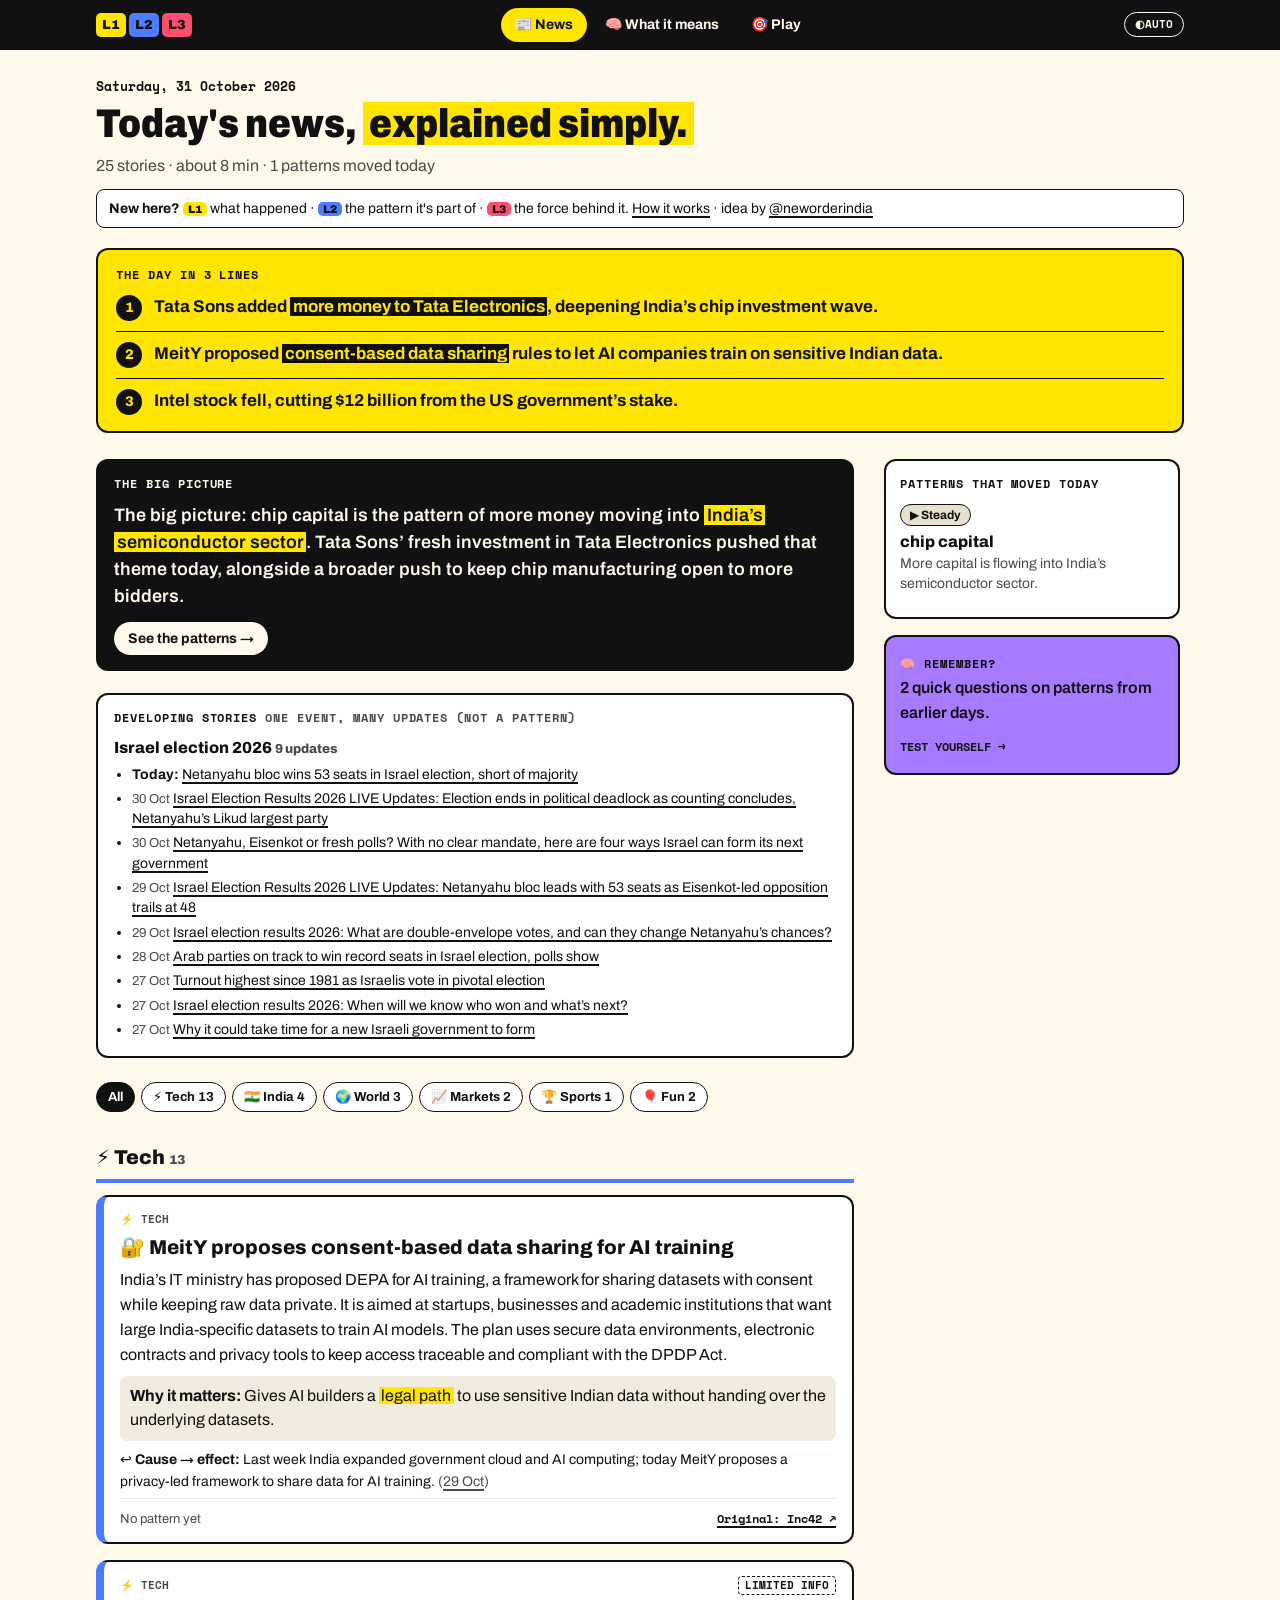
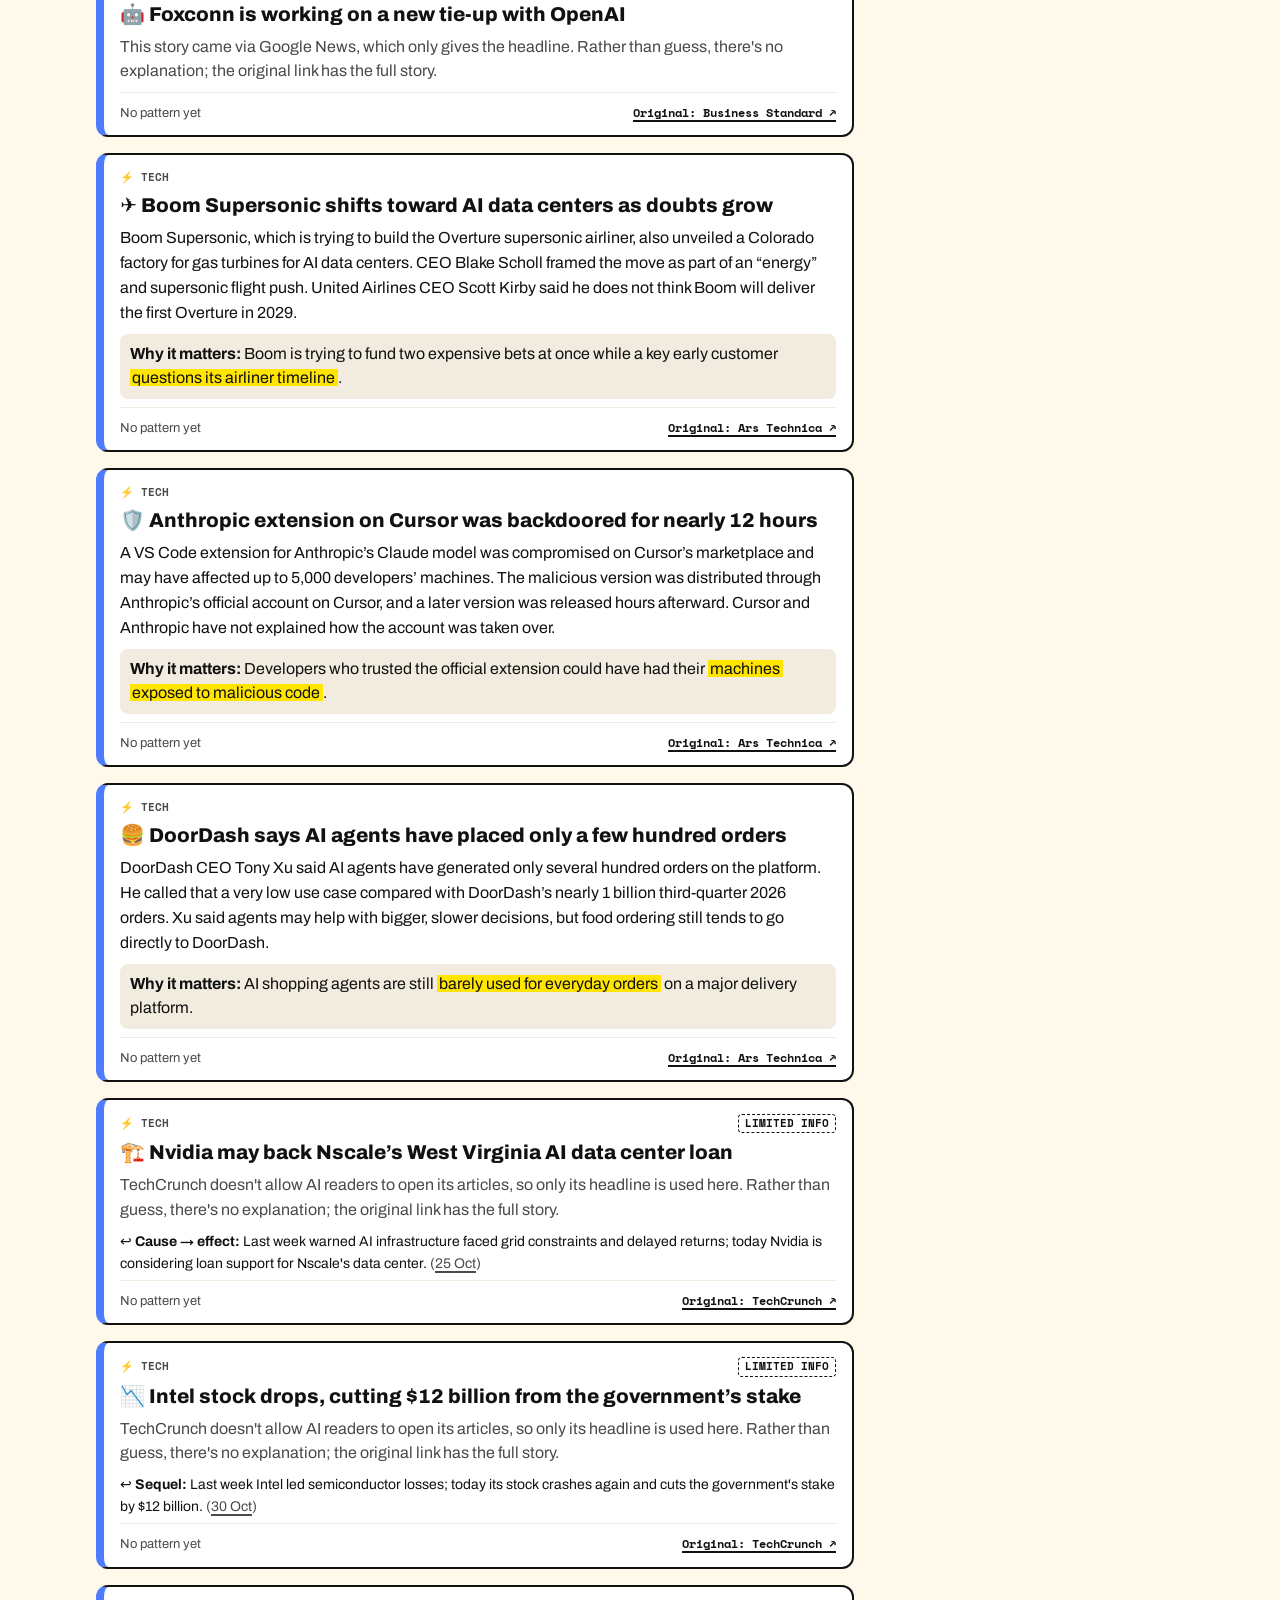
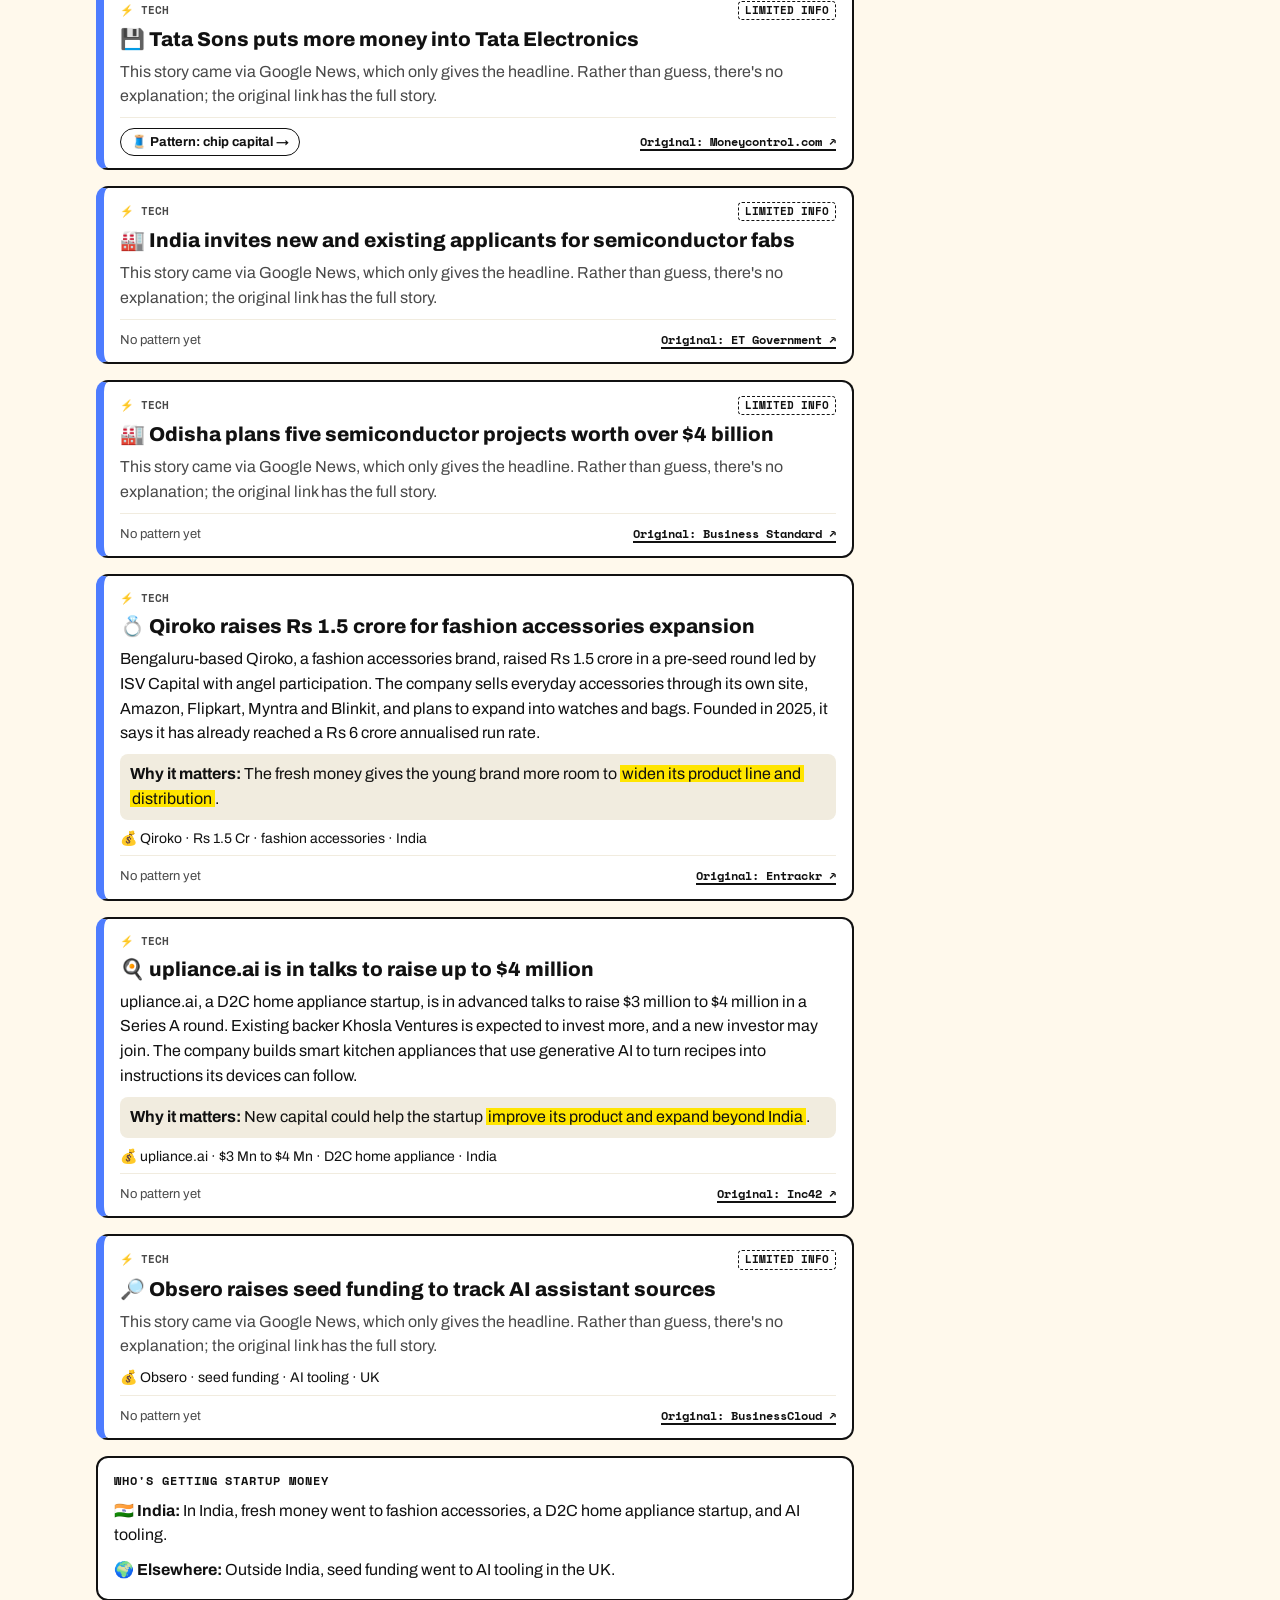
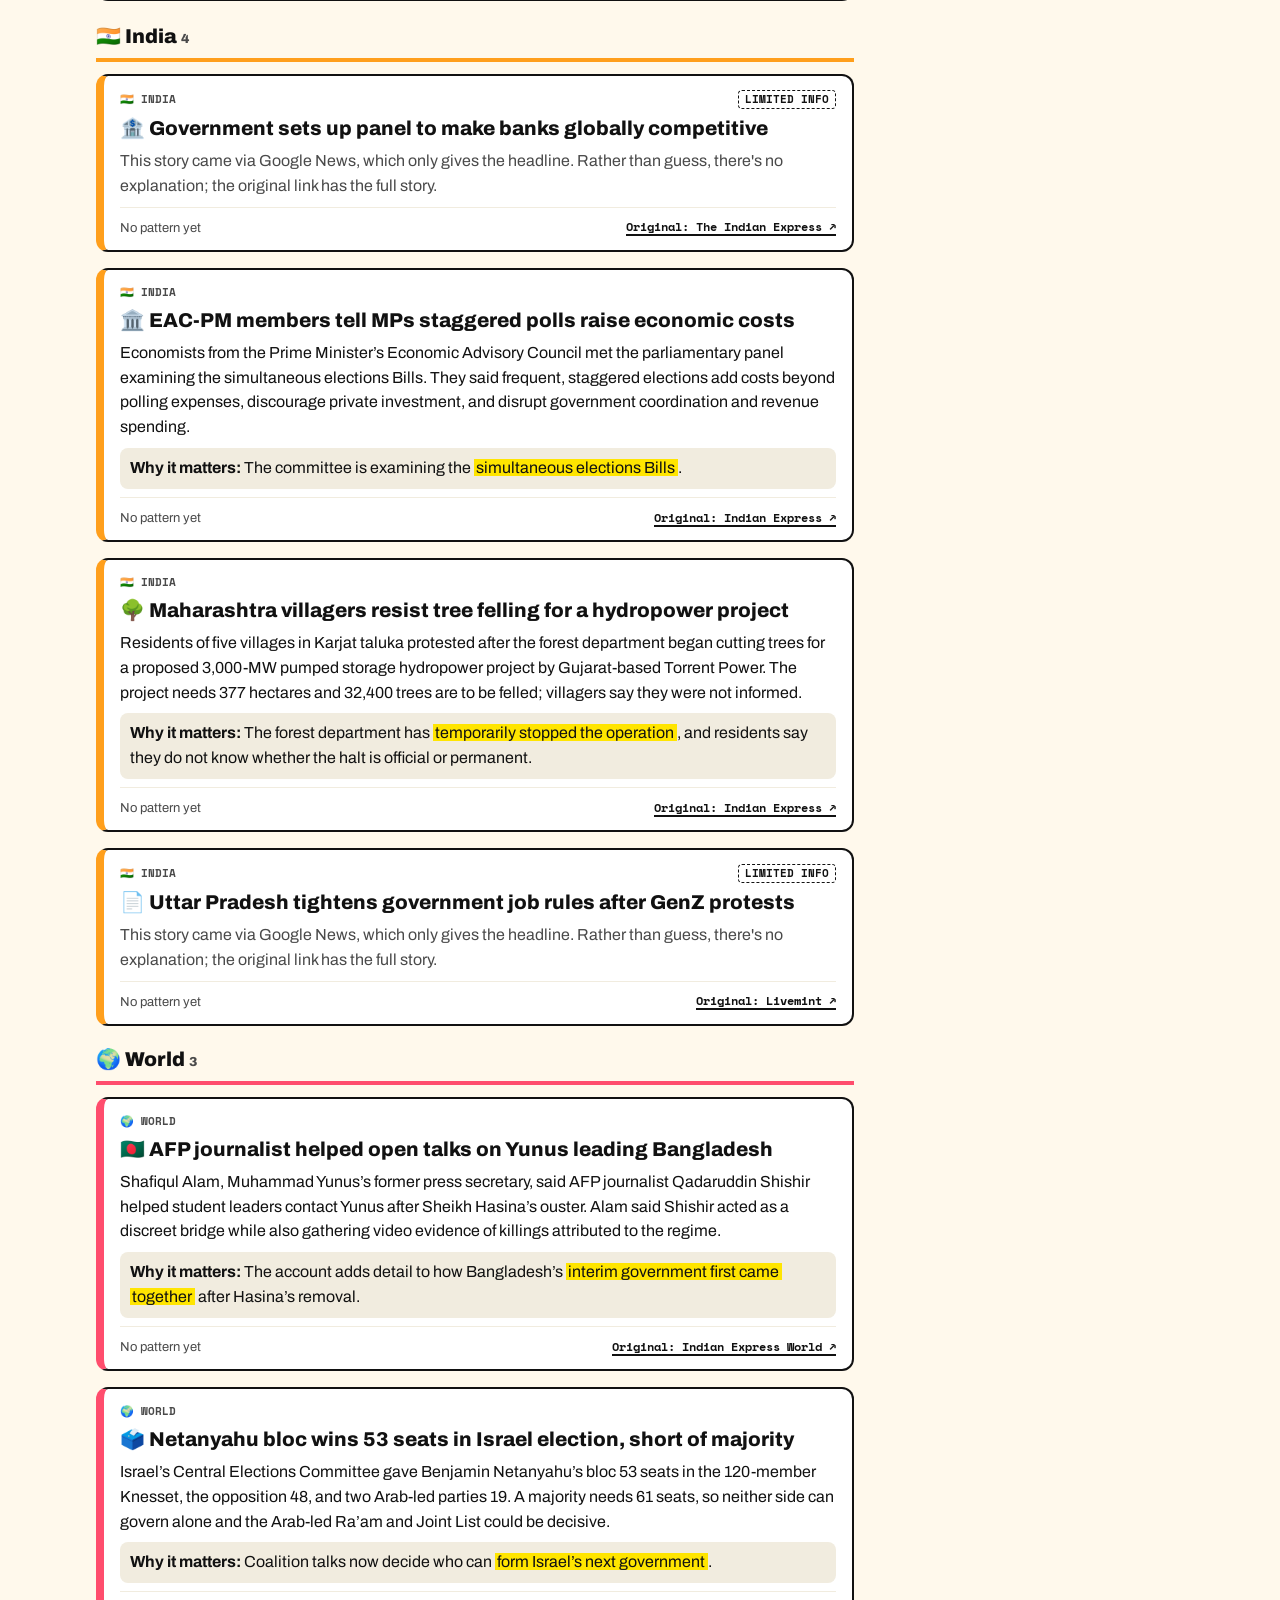
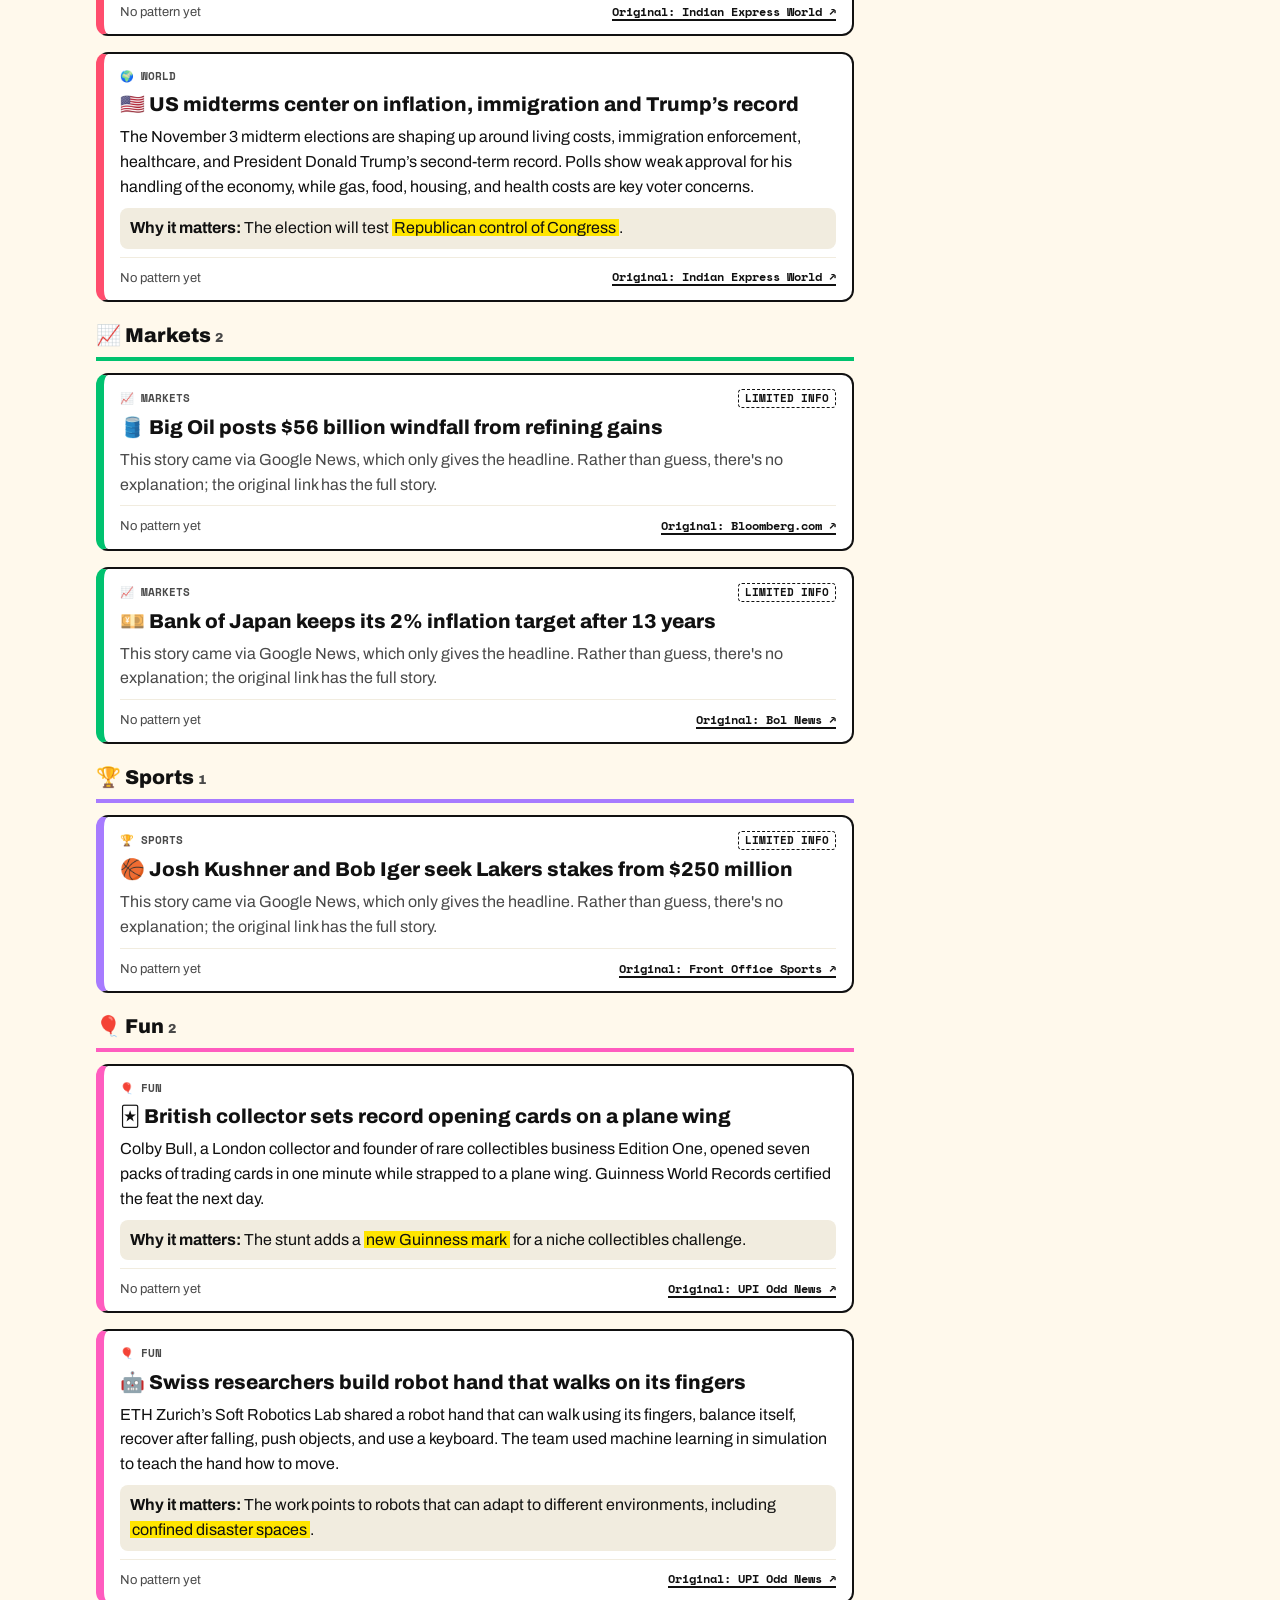
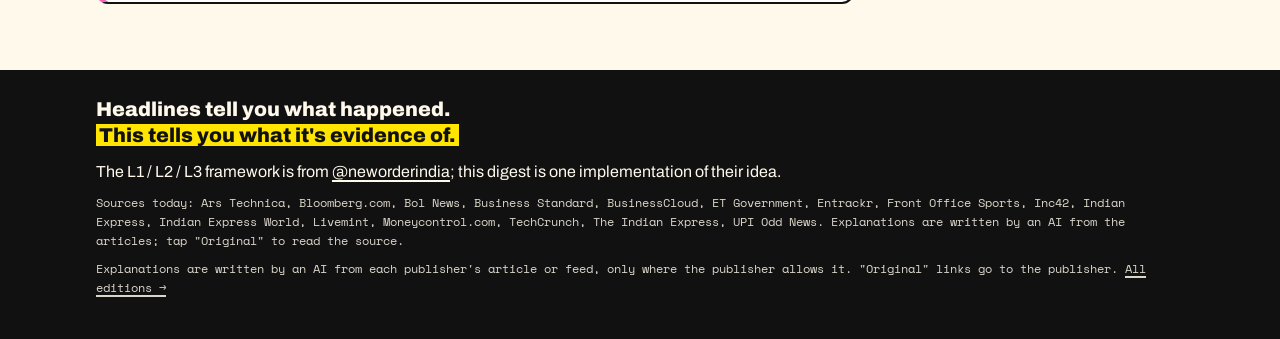
<file: docs/2026-10-31.html>
<!doctype html>
<html lang="en">
<head>
<meta charset="utf-8">
<meta name="viewport" content="width=device-width, initial-scale=1">
<meta name="color-scheme" content="light dark">
<title>L1·L2·L3 · 31 October 2026</title>
<meta name="description" content="Tata Sons added more money to Tata Electronics, deepening India’s chip investment wave.">
<script>(function(){try{var t=localStorage.getItem("l123-theme");if(t==="light"||t==="dark")document.documentElement.setAttribute("data-theme",t);}catch(e){}})();</script>
<link rel="preconnect" href="https://fonts.googleapis.com">
<link rel="preconnect" href="https://fonts.gstatic.com" crossorigin>
<link rel="stylesheet" href="https://fonts.googleapis.com/css2?family=Archivo:wdth,wght@62..125,400..900&family=Space+Mono:wght@400;700&display=swap">
<link rel="stylesheet" href="assets/digest.css">
<link rel="icon" href="data:image/svg+xml,%3Csvg xmlns='http://www.w3.org/2000/svg' viewBox='0 0 64 64'%3E%3Crect width='64' height='64' rx='12' fill='%230A0A0A'/%3E%3Crect x='10' y='34' width='12' height='20' fill='%23FFE500'/%3E%3Crect x='26' y='22' width='12' height='32' fill='%234D7CFF'/%3E%3Crect x='42' y='10' width='12' height='44' fill='%23FF4D6D'/%3E%3C/svg%3E">
</head>
<body class="daily">
<div class="progress" aria-hidden="true"><span></span></div>
<header class="topbar">
  <div class="topbar-row">
    <a class="logo" href="index.html" aria-label="L1 L2 L3 archive"><span class="lv lv1">L1</span><span class="lv lv2">L2</span><span class="lv lv3">L3</span></a>
    
<nav class="tabs" role="tablist" aria-label="Edition views">
  <button class="tab" role="tab" type="button" data-tab="feed" aria-selected="true">📰 News</button>
  <button class="tab" role="tab" type="button" data-tab="means" aria-selected="false">🧠 What it means</button>
  <button class="tab" role="tab" type="button" data-tab="play" aria-selected="false">🎯 Play</button>
</nav>

    <button class="theme-btn" type="button" aria-label="Switch colour theme"><span class="theme-ico" aria-hidden="true">◐</span><span class="theme-label">Auto</span></button>
  </div>
</header>
<main>


<section class="panel" data-panel="feed">
  <div class="wrap">
    <header class="masthead">
      <p class="mast-date">Saturday, 31 October 2026</p>
      <h1 class="mast-title">Today's news, <mark>explained simply.</mark></h1>
      <p class="muted">25 stories · about 8 min · 1 patterns moved today</p>
      <p class="explainer"><b>New here?</b> <span class="lv lv1">L1</span> what happened · <span class="lv lv2">L2</span> the pattern it's part of ·
        <span class="lv lv3">L3</span> the force behind it. <a href="index.html#how">How it works</a> · idea by <a href="https://www.instagram.com/neworderindia/">@neworderindia</a></p>
    </header>

    <section class="tldr">
      <h2 class="label">The day in 3 lines</h2>
      <ol><li><span class="num">1</span><p>Tata Sons added <mark>more money to Tata Electronics</mark>, deepening India’s chip investment wave.</p></li><li><span class="num">2</span><p>MeitY proposed <mark>consent-based data sharing</mark> rules to let AI companies train on sensitive Indian data.</p></li><li><span class="num">3</span><p>Intel stock fell, cutting $12 billion from the US government’s stake.</p></li></ol>
    </section>

    <div class="feed-grid">
      <div class="feed-main">
        <section class="hero">
          <h2 class="label">The big picture</h2>
          <p class="hero-text">The big picture: chip capital is the pattern of more money moving into <mark>India’s semiconductor sector</mark>. Tata Sons’ fresh investment in Tata Electronics pushed that theme today, alongside a broader push to keep chip manufacturing open to more bidders.</p>
          <button class="hero-cta" type="button" data-tab-link="means">See the patterns →</button>
        </section>

        
        <section class="developing">
          <h2 class="label">Developing stories <span class="muted">one event, many updates (not a pattern)</span></h2>
          
          <div class="dev">
            <p class="dev-title">Israel election 2026 <span class="muted small">9 updates</span></p>
            <ul class="clues"><li><b>Today:</b> <a href="#i-84b76e18e2" data-tab-link="feed" data-scroll="i-84b76e18e2">Netanyahu bloc wins 53 seats in Israel election, short of majority</a></li><li><span class="muted small">30 Oct</span> <a href="https://indianexpress.com/article/world/israel-election-results-2026-live-updates-knesset-netanyahu-vs-gadi-eisenkot-who-won-seat-tally-exit-polls-10942833/">Israel Election Results 2026 LIVE Updates: Election ends in political deadlock as counting concludes, Netanyahu’s Likud largest party</a></li><li><span class="muted small">30 Oct</span> <a href="https://www.hindustantimes.com/world-news/israel-election-results-netanyahu-eisenkot-or-fresh-polls-no-clear-majority-four-ways-israel-can-form-next-government-101793321828221.html">Netanyahu, Eisenkot or fresh polls? With no clear mandate, here are four ways Israel can form its next government</a></li><li><span class="muted small">29 Oct</span> <a href="https://indianexpress.com/article/world/israel-election-results-2026-live-updates-knesset-netanyahu-gadi-eisenkot-seat-tally-exit-polls-10939966/">Israel Election Results 2026 LIVE Updates: Netanyahu bloc leads with 53 seats as Eisenkot-led opposition trails at 48</a></li><li><span class="muted small">29 Oct</span> <a href="https://indianexpress.com/article/world/srael-election-results-2026-double-envelope-votes-netanyahu-knesset-majority-10940929/">Israel election results 2026: What are double-envelope votes, and can they change Netanyahu’s chances?</a></li><li><span class="muted small">28 Oct</span> <a href="https://www.aljazeera.com/news/2026/10/28/arab-parties-could-win-18-seats-in-israeli-elections-exit-polls-suggest?traffic_source=rss">Arab parties on track to win record seats in Israel election, polls show</a></li><li><span class="muted small">27 Oct</span> <a href="https://www.bbc.co.uk/news/articles/c3j47l4kdez4o?at_medium=RSS&amp;at_campaign=rss">Turnout highest since 1981 as Israelis vote in pivotal election</a></li><li><span class="muted small">27 Oct</span> <a href="https://www.aljazeera.com/news/2026/10/27/israel-election-results-2026-when-will-we-know-who-won-and-whats-next?traffic_source=rss">Israel election results 2026: When will we know who won and what’s next?</a></li><li><span class="muted small">27 Oct</span> <a href="https://www.bbc.co.uk/news/videos/c574p31l1l2no?at_medium=RSS&amp;at_campaign=rss">Why it could take time for a new Israeli government to form</a></li></ul>
          </div>
          
        </section>
        

        <nav class="filters" aria-label="Filter by section">
          <button class="filter is-on" type="button" data-filter="all">All</button>
          <button class="filter s-tech" type="button" data-filter="tech">⚡ Tech 13</button><button class="filter s-politics_india" type="button" data-filter="politics_india">🇮🇳 India 4</button><button class="filter s-politics_world" type="button" data-filter="politics_world">🌍 World 3</button><button class="filter s-markets" type="button" data-filter="markets">📈 Markets 2</button><button class="filter s-sports" type="button" data-filter="sports">🏆 Sports 1</button><button class="filter s-fun" type="button" data-filter="fun">🎈 Fun 2</button>
        </nav>

        
        <div class="sec-block" data-section="tech">
          <h2 class="sec-head s-tech">⚡ Tech <span class="muted small">13</span></h2>
          <article class="card s-tech" data-section="tech" id="i-a56e749c6c">
  <div class="card-top">
    <span class="tag">⚡ Tech</span>
    
  </div>
  <h3 class="headline"><span aria-hidden="true">🔐</span> MeitY proposes consent-based data sharing for AI training</h3>
  
  <p class="explain">India’s IT ministry has proposed DEPA for AI training, a framework for sharing datasets with consent while keeping raw data private. It is aimed at startups, businesses and academic institutions that want large India-specific datasets to train AI models. The plan uses secure data environments, electronic contracts and privacy tools to keep access traceable and compliant with the DPDP Act.</p>
  <p class="why-line"><b>Why it matters:</b> Gives AI builders a <mark>legal path</mark> to use sensitive Indian data without handing over the underlying datasets.</p>
  
  
  
  <p class="meta-line">↩ <b>Cause → effect:</b> Last week India expanded government cloud and AI computing; today MeitY proposes a privacy-led framework to share data for AI training. <span class="muted">(<a href="https://news.google.com/rss/articles/[base64]?oc=5">29 Oct</a>)</span></p>
  
  <div class="card-foot">
    <span class="muted small">No pattern yet</span>
    <a class="source-link" href="https://inc42.com/buzz/meity-floats-new-privacy-led-framework-to-unlock-data-for-training-ai-models/">Original: Inc42 ↗</a>
  </div>
</article><article class="card s-tech" data-section="tech" id="i-a97d093c22">
  <div class="card-top">
    <span class="tag">⚡ Tech</span>
    <span class="limited" title="google news link">Limited info</span>
  </div>
  <h3 class="headline"><span aria-hidden="true">🤖</span> Foxconn is working on a new tie-up with OpenAI</h3>
  
  <p class="explain muted">This story came via Google News, which only gives the headline.
    Rather than guess, there's no explanation; the original link has the full story.</p>
  
  
  
  <div class="card-foot">
    <span class="muted small">No pattern yet</span>
    <a class="source-link" href="https://news.google.com/rss/articles/[base64]?oc=5">Original: Business Standard ↗</a>
  </div>
</article><article class="card s-tech" data-section="tech" id="i-ef4c1375c4">
  <div class="card-top">
    <span class="tag">⚡ Tech</span>
    
  </div>
  <h3 class="headline"><span aria-hidden="true">✈️</span> Boom Supersonic shifts toward AI data centers as doubts grow</h3>
  
  <p class="explain">Boom Supersonic, which is trying to build the Overture supersonic airliner, also unveiled a Colorado factory for gas turbines for AI data centers. CEO Blake Scholl framed the move as part of an “energy” and supersonic flight push. United Airlines CEO Scott Kirby said he does not think Boom will deliver the first Overture in 2029.</p>
  <p class="why-line"><b>Why it matters:</b> Boom is trying to fund two expensive bets at once while a key early customer <mark>questions its airliner timeline</mark>.</p>
  
  
  
  <div class="card-foot">
    <span class="muted small">No pattern yet</span>
    <a class="source-link" href="https://arstechnica.com/gadgets/2026/10/united-airlines-ceo-doubts-supersonic-airliner-from-boom-will-be-ready-by-2029/">Original: Ars Technica ↗</a>
  </div>
</article><article class="card s-tech" data-section="tech" id="i-93351cbb4c">
  <div class="card-top">
    <span class="tag">⚡ Tech</span>
    
  </div>
  <h3 class="headline"><span aria-hidden="true">🛡️</span> Anthropic extension on Cursor was backdoored for nearly 12 hours</h3>
  
  <p class="explain">A VS Code extension for Anthropic’s Claude model was compromised on Cursor’s marketplace and may have affected up to 5,000 developers’ machines. The malicious version was distributed through Anthropic’s official account on Cursor, and a later version was released hours afterward. Cursor and Anthropic have not explained how the account was taken over.</p>
  <p class="why-line"><b>Why it matters:</b> Developers who trusted the official extension could have had their <mark>machines exposed to malicious code</mark>.</p>
  
  
  
  <div class="card-foot">
    <span class="muted small">No pattern yet</span>
    <a class="source-link" href="https://arstechnica.com/security/2026/10/anthropic-vs-code-extension-on-cursor-backdoored-for-nearly-12-hours/">Original: Ars Technica ↗</a>
  </div>
</article><article class="card s-tech" data-section="tech" id="i-8f65b6637c">
  <div class="card-top">
    <span class="tag">⚡ Tech</span>
    
  </div>
  <h3 class="headline"><span aria-hidden="true">🍔</span> DoorDash says AI agents have placed only a few hundred orders</h3>
  
  <p class="explain">DoorDash CEO Tony Xu said AI agents have generated only several hundred orders on the platform. He called that a very low use case compared with DoorDash’s nearly 1 billion third-quarter 2026 orders. Xu said agents may help with bigger, slower decisions, but food ordering still tends to go directly to DoorDash.</p>
  <p class="why-line"><b>Why it matters:</b> AI shopping agents are still <mark>barely used for everyday orders</mark> on a major delivery platform.</p>
  
  
  
  <div class="card-foot">
    <span class="muted small">No pattern yet</span>
    <a class="source-link" href="https://arstechnica.com/ai/2026/10/doordash-says-outside-ai-agents-have-only-led-to-hundreds-of-orders-so-far/">Original: Ars Technica ↗</a>
  </div>
</article><article class="card s-tech" data-section="tech" id="i-c6b2d3ea79">
  <div class="card-top">
    <span class="tag">⚡ Tech</span>
    <span class="limited" title="publisher blocks AI readers">Limited info</span>
  </div>
  <h3 class="headline"><span aria-hidden="true">🏗️</span> Nvidia may back Nscale’s West Virginia AI data center loan</h3>
  
  <p class="explain muted">TechCrunch doesn't allow AI readers to open its articles, so only its headline is used here.
    Rather than guess, there's no explanation; the original link has the full story.</p>
  
  
  
  <p class="meta-line">↩ <b>Cause → effect:</b> Last week warned AI infrastructure faced grid constraints and delayed returns; today Nvidia is considering loan support for Nscale&#39;s data center. <span class="muted">(<a href="https://news.google.com/rss/articles/[base64]?oc=5">25 Oct</a>)</span></p>
  
  <div class="card-foot">
    <span class="muted small">No pattern yet</span>
    <a class="source-link" href="https://techcrunch.com/2026/10/30/nvidia-weighs-playing-the-cosigner-for-nscales-ai-data-center-in-west-virginia/">Original: TechCrunch ↗</a>
  </div>
</article><article class="card s-tech" data-section="tech" id="i-a977761811">
  <div class="card-top">
    <span class="tag">⚡ Tech</span>
    <span class="limited" title="publisher blocks AI readers">Limited info</span>
  </div>
  <h3 class="headline"><span aria-hidden="true">📉</span> Intel stock drops, cutting $12 billion from the government’s stake</h3>
  
  <p class="explain muted">TechCrunch doesn't allow AI readers to open its articles, so only its headline is used here.
    Rather than guess, there's no explanation; the original link has the full story.</p>
  
  
  
  <p class="meta-line">↩ <b>Sequel:</b> Last week Intel led semiconductor losses; today its stock crashes again and cuts the government&#39;s stake by $12 billion. <span class="muted">(<a href="https://news.google.com/rss/articles/[base64]?oc=5">30 Oct</a>)</span></p>
  
  <div class="card-foot">
    <span class="muted small">No pattern yet</span>
    <a class="source-link" href="https://techcrunch.com/2026/10/30/intels-stock-crashes-knocking-12b-from-governments-stake/">Original: TechCrunch ↗</a>
  </div>
</article><article class="card s-tech" data-section="tech" id="i-8be8c87326">
  <div class="card-top">
    <span class="tag">⚡ Tech</span>
    <span class="limited" title="google news link">Limited info</span>
  </div>
  <h3 class="headline"><span aria-hidden="true">💾</span> Tata Sons puts more money into Tata Electronics</h3>
  
  <p class="explain muted">This story came via Google News, which only gives the headline.
    Rather than guess, there's no explanation; the original link has the full story.</p>
  
  
  
  <div class="card-foot">
    <button class="pattern-link" type="button" data-goto="t_india_semiconductor_capital_boom">🧵 Pattern: chip capital →</button>
    <a class="source-link" href="https://news.google.com/rss/articles/[base64]?oc=5">Original: Moneycontrol.com ↗</a>
  </div>
</article><article class="card s-tech" data-section="tech" id="i-5c549bafc4">
  <div class="card-top">
    <span class="tag">⚡ Tech</span>
    <span class="limited" title="google news link">Limited info</span>
  </div>
  <h3 class="headline"><span aria-hidden="true">🏭</span> India invites new and existing applicants for semiconductor fabs</h3>
  
  <p class="explain muted">This story came via Google News, which only gives the headline.
    Rather than guess, there's no explanation; the original link has the full story.</p>
  
  
  
  <div class="card-foot">
    <span class="muted small">No pattern yet</span>
    <a class="source-link" href="https://news.google.com/rss/articles/[base64]?oc=5">Original: ET Government ↗</a>
  </div>
</article><article class="card s-tech" data-section="tech" id="i-65173da87d">
  <div class="card-top">
    <span class="tag">⚡ Tech</span>
    <span class="limited" title="google news link">Limited info</span>
  </div>
  <h3 class="headline"><span aria-hidden="true">🏭</span> Odisha plans five semiconductor projects worth over $4 billion</h3>
  
  <p class="explain muted">This story came via Google News, which only gives the headline.
    Rather than guess, there's no explanation; the original link has the full story.</p>
  
  
  
  <div class="card-foot">
    <span class="muted small">No pattern yet</span>
    <a class="source-link" href="https://news.google.com/rss/articles/[base64]?oc=5">Original: Business Standard ↗</a>
  </div>
</article><article class="card s-tech" data-section="tech" id="i-0a9198cb1a">
  <div class="card-top">
    <span class="tag">⚡ Tech</span>
    
  </div>
  <h3 class="headline"><span aria-hidden="true">💍</span> Qiroko raises Rs 1.5 crore for fashion accessories expansion</h3>
  
  <p class="explain">Bengaluru-based Qiroko, a fashion accessories brand, raised Rs 1.5 crore in a pre-seed round led by ISV Capital with angel participation. The company sells everyday accessories through its own site, Amazon, Flipkart, Myntra and Blinkit, and plans to expand into watches and bags. Founded in 2025, it says it has already reached a Rs 6 crore annualised run rate.</p>
  <p class="why-line"><b>Why it matters:</b> The fresh money gives the young brand more room to <mark>widen its product line and distribution</mark>.</p>
  
  
  <p class="meta-line">💰 Qiroko · Rs 1.5 Cr · fashion accessories · India</p>
  
  
  <div class="card-foot">
    <span class="muted small">No pattern yet</span>
    <a class="source-link" href="https://entrackr.com/snippets/qiroko-raises-rs-15-cr-in-pre-seed-round-led-by-isv-capital-12767774">Original: Entrackr ↗</a>
  </div>
</article><article class="card s-tech" data-section="tech" id="i-9759c79194">
  <div class="card-top">
    <span class="tag">⚡ Tech</span>
    
  </div>
  <h3 class="headline"><span aria-hidden="true">🍳</span> upliance.ai is in talks to raise up to $4 million</h3>
  
  <p class="explain">upliance.ai, a D2C home appliance startup, is in advanced talks to raise $3 million to $4 million in a Series A round. Existing backer Khosla Ventures is expected to invest more, and a new investor may join. The company builds smart kitchen appliances that use generative AI to turn recipes into instructions its devices can follow.</p>
  <p class="why-line"><b>Why it matters:</b> New capital could help the startup <mark>improve its product and expand beyond India</mark>.</p>
  
  
  <p class="meta-line">💰 upliance.ai · $3 Mn to $4 Mn · D2C home appliance · India</p>
  
  
  <div class="card-foot">
    <span class="muted small">No pattern yet</span>
    <a class="source-link" href="https://inc42.com/buzz/exclusive-upliance-ai-in-talks-to-raise-up-to-4-mn-for-rd-global-expansion-2/">Original: Inc42 ↗</a>
  </div>
</article><article class="card s-tech" data-section="tech" id="i-10a668a175">
  <div class="card-top">
    <span class="tag">⚡ Tech</span>
    <span class="limited" title="google news link">Limited info</span>
  </div>
  <h3 class="headline"><span aria-hidden="true">🔎</span> Obsero raises seed funding to track AI assistant sources</h3>
  
  <p class="explain muted">This story came via Google News, which only gives the headline.
    Rather than guess, there's no explanation; the original link has the full story.</p>
  
  
  <p class="meta-line">💰 Obsero · seed funding · AI tooling · UK</p>
  
  
  <div class="card-foot">
    <span class="muted small">No pattern yet</span>
    <a class="source-link" href="https://news.google.com/rss/articles/[base64]?oc=5">Original: BusinessCloud ↗</a>
  </div>
</article>
          
          <div class="pulse">
            <h3 class="label">Who's getting startup money</h3>
            <p><b>🇮🇳 India:</b> In India, fresh money went to fashion accessories, a D2C home appliance startup, and AI tooling.</p>
            <p><b>🌍 Elsewhere:</b> Outside India, seed funding went to AI tooling in the UK.</p>
          </div>
          
        </div>
        
        <div class="sec-block" data-section="politics_india">
          <h2 class="sec-head s-politics_india">🇮🇳 India <span class="muted small">4</span></h2>
          <article class="card s-politics_india" data-section="politics_india" id="i-aba0a86b54">
  <div class="card-top">
    <span class="tag">🇮🇳 India</span>
    <span class="limited" title="google news link">Limited info</span>
  </div>
  <h3 class="headline"><span aria-hidden="true">🏦</span> Government sets up panel to make banks globally competitive</h3>
  
  <p class="explain muted">This story came via Google News, which only gives the headline.
    Rather than guess, there's no explanation; the original link has the full story.</p>
  
  
  
  <div class="card-foot">
    <span class="muted small">No pattern yet</span>
    <a class="source-link" href="https://news.google.com/rss/articles/[base64]?oc=5">Original: The Indian Express ↗</a>
  </div>
</article><article class="card s-politics_india" data-section="politics_india" id="i-b892dec6fc">
  <div class="card-top">
    <span class="tag">🇮🇳 India</span>
    
  </div>
  <h3 class="headline"><span aria-hidden="true">🏛️</span> EAC-PM members tell MPs staggered polls raise economic costs</h3>
  
  <p class="explain">Economists from the Prime Minister’s Economic Advisory Council met the parliamentary panel examining the simultaneous elections Bills. They said frequent, staggered elections add costs beyond polling expenses, discourage private investment, and disrupt government coordination and revenue spending.</p>
  <p class="why-line"><b>Why it matters:</b> The committee is examining the <mark>simultaneous elections Bills</mark>.</p>
  
  
  
  <div class="card-foot">
    <span class="muted small">No pattern yet</span>
    <a class="source-link" href="https://indianexpress.com/article/india/members-of-eac-pm-meet-house-panel-flag-costs-of-staggered-polls-10944216/">Original: Indian Express ↗</a>
  </div>
</article><article class="card s-politics_india" data-section="politics_india" id="i-7935e24bcc">
  <div class="card-top">
    <span class="tag">🇮🇳 India</span>
    
  </div>
  <h3 class="headline"><span aria-hidden="true">🌳</span> Maharashtra villagers resist tree felling for a hydropower project</h3>
  
  <p class="explain">Residents of five villages in Karjat taluka protested after the forest department began cutting trees for a proposed 3,000-MW pumped storage hydropower project by Gujarat-based Torrent Power. The project needs 377 hectares and 32,400 trees are to be felled; villagers say they were not informed.</p>
  <p class="why-line"><b>Why it matters:</b> The forest department has <mark>temporarily stopped the operation</mark>, and residents say they do not know whether the halt is official or permanent.</p>
  
  
  
  <div class="card-foot">
    <span class="muted small">No pattern yet</span>
    <a class="source-link" href="https://indianexpress.com/article/india/government-came-to-axe-their-livelihoods-to-light-others-homes-then-5-villages-fought-back-10944105/">Original: Indian Express ↗</a>
  </div>
</article><article class="card s-politics_india" data-section="politics_india" id="i-58a6f72817">
  <div class="card-top">
    <span class="tag">🇮🇳 India</span>
    <span class="limited" title="google news link">Limited info</span>
  </div>
  <h3 class="headline"><span aria-hidden="true">📄</span> Uttar Pradesh tightens government job rules after GenZ protests</h3>
  
  <p class="explain muted">This story came via Google News, which only gives the headline.
    Rather than guess, there's no explanation; the original link has the full story.</p>
  
  
  
  <div class="card-foot">
    <span class="muted small">No pattern yet</span>
    <a class="source-link" href="https://news.google.com/rss/articles/[base64]?oc=5">Original: Livemint ↗</a>
  </div>
</article>
          
        </div>
        
        <div class="sec-block" data-section="politics_world">
          <h2 class="sec-head s-politics_world">🌍 World <span class="muted small">3</span></h2>
          <article class="card s-politics_world" data-section="politics_world" id="i-6806c3c47c">
  <div class="card-top">
    <span class="tag">🌍 World</span>
    
  </div>
  <h3 class="headline"><span aria-hidden="true">🇧🇩</span> AFP journalist helped open talks on Yunus leading Bangladesh</h3>
  
  <p class="explain">Shafiqul Alam, Muhammad Yunus’s former press secretary, said AFP journalist Qadaruddin Shishir helped student leaders contact Yunus after Sheikh Hasina’s ouster. Alam said Shishir acted as a discreet bridge while also gathering video evidence of killings attributed to the regime.</p>
  <p class="why-line"><b>Why it matters:</b> The account adds detail to how Bangladesh’s <mark>interim government first came together</mark> after Hasina’s removal.</p>
  
  
  
  <div class="card-foot">
    <span class="muted small">No pattern yet</span>
    <a class="source-link" href="https://indianexpress.com/article/world/afp-journalist-qadaruddin-shishir-students-muhammad-yunus-interim-bangladesh-sheikh-hasina-10943133/">Original: Indian Express World ↗</a>
  </div>
</article><article class="card s-politics_world" data-section="politics_world" id="i-84b76e18e2">
  <div class="card-top">
    <span class="tag">🌍 World</span>
    
  </div>
  <h3 class="headline"><span aria-hidden="true">🗳️</span> Netanyahu bloc wins 53 seats in Israel election, short of majority</h3>
  
  <p class="explain">Israel’s Central Elections Committee gave Benjamin Netanyahu’s bloc 53 seats in the 120-member Knesset, the opposition 48, and two Arab-led parties 19. A majority needs 61 seats, so neither side can govern alone and the Arab-led Ra’am and Joint List could be decisive.</p>
  <p class="why-line"><b>Why it matters:</b> Coalition talks now decide who can <mark>form Israel’s next government</mark>.</p>
  
  
  
  <div class="card-foot">
    <span class="muted small">No pattern yet</span>
    <a class="source-link" href="https://indianexpress.com/article/world/israel-election-results-netanyahu-likud-knesset-majority-deadlock-10943232/">Original: Indian Express World ↗</a>
  </div>
</article><article class="card s-politics_world" data-section="politics_world" id="i-5145202027">
  <div class="card-top">
    <span class="tag">🌍 World</span>
    
  </div>
  <h3 class="headline"><span aria-hidden="true">🇺🇸</span> US midterms center on inflation, immigration and Trump’s record</h3>
  
  <p class="explain">The November 3 midterm elections are shaping up around living costs, immigration enforcement, healthcare, and President Donald Trump’s second-term record. Polls show weak approval for his handling of the economy, while gas, food, housing, and health costs are key voter concerns.</p>
  <p class="why-line"><b>Why it matters:</b> The election will test <mark>Republican control of Congress</mark>.</p>
  
  
  
  <div class="card-foot">
    <span class="muted small">No pattern yet</span>
    <a class="source-link" href="https://indianexpress.com/article/world/us-news/us-midterm-elections-2026-trump-cost-of-living-iran-cuba-10935898/">Original: Indian Express World ↗</a>
  </div>
</article>
          
        </div>
        
        <div class="sec-block" data-section="markets">
          <h2 class="sec-head s-markets">📈 Markets <span class="muted small">2</span></h2>
          <article class="card s-markets" data-section="markets" id="i-23873157ce">
  <div class="card-top">
    <span class="tag">📈 Markets</span>
    <span class="limited" title="google news link">Limited info</span>
  </div>
  <h3 class="headline"><span aria-hidden="true">🛢️</span> Big Oil posts $56 billion windfall from refining gains</h3>
  
  <p class="explain muted">This story came via Google News, which only gives the headline.
    Rather than guess, there's no explanation; the original link has the full story.</p>
  
  
  
  <div class="card-foot">
    <span class="muted small">No pattern yet</span>
    <a class="source-link" href="https://news.google.com/rss/articles/[base64]?oc=5">Original: Bloomberg.com ↗</a>
  </div>
</article><article class="card s-markets" data-section="markets" id="i-7cdaa657e1">
  <div class="card-top">
    <span class="tag">📈 Markets</span>
    <span class="limited" title="google news link">Limited info</span>
  </div>
  <h3 class="headline"><span aria-hidden="true">💴</span> Bank of Japan keeps its 2% inflation target after 13 years</h3>
  
  <p class="explain muted">This story came via Google News, which only gives the headline.
    Rather than guess, there's no explanation; the original link has the full story.</p>
  
  
  
  <div class="card-foot">
    <span class="muted small">No pattern yet</span>
    <a class="source-link" href="https://news.google.com/rss/articles/[base64]?oc=5">Original: Bol News ↗</a>
  </div>
</article>
          
        </div>
        
        <div class="sec-block" data-section="sports">
          <h2 class="sec-head s-sports">🏆 Sports <span class="muted small">1</span></h2>
          <article class="card s-sports" data-section="sports" id="i-5d3349eec6">
  <div class="card-top">
    <span class="tag">🏆 Sports</span>
    <span class="limited" title="google news link">Limited info</span>
  </div>
  <h3 class="headline"><span aria-hidden="true">🏀</span> Josh Kushner and Bob Iger seek Lakers stakes from $250 million</h3>
  
  <p class="explain muted">This story came via Google News, which only gives the headline.
    Rather than guess, there's no explanation; the original link has the full story.</p>
  
  
  
  <div class="card-foot">
    <span class="muted small">No pattern yet</span>
    <a class="source-link" href="https://news.google.com/rss/articles/[base64]?oc=5">Original: Front Office Sports ↗</a>
  </div>
</article>
          
        </div>
        
        <div class="sec-block" data-section="fun">
          <h2 class="sec-head s-fun">🎈 Fun <span class="muted small">2</span></h2>
          <article class="card s-fun" data-section="fun" id="i-530e4dd1d7">
  <div class="card-top">
    <span class="tag">🎈 Fun</span>
    
  </div>
  <h3 class="headline"><span aria-hidden="true">🃏</span> British collector sets record opening cards on a plane wing</h3>
  
  <p class="explain">Colby Bull, a London collector and founder of rare collectibles business Edition One, opened seven packs of trading cards in one minute while strapped to a plane wing. Guinness World Records certified the feat the next day.</p>
  <p class="why-line"><b>Why it matters:</b> The stunt adds a <mark>new Guinness mark</mark> for a niche collectibles challenge.</p>
  
  
  
  <div class="card-foot">
    <span class="muted small">No pattern yet</span>
    <a class="source-link" href="https://www.upi.com/Odd_News/2026/10/30/guinness-world-records-trading-cards-wing-walker/6101793377118/">Original: UPI Odd News ↗</a>
  </div>
</article><article class="card s-fun" data-section="fun" id="i-4c0c8c982c">
  <div class="card-top">
    <span class="tag">🎈 Fun</span>
    
  </div>
  <h3 class="headline"><span aria-hidden="true">🤖</span> Swiss researchers build robot hand that walks on its fingers</h3>
  
  <p class="explain">ETH Zurich’s Soft Robotics Lab shared a robot hand that can walk using its fingers, balance itself, recover after falling, push objects, and use a keyboard. The team used machine learning in simulation to teach the hand how to move.</p>
  <p class="why-line"><b>Why it matters:</b> The work points to robots that can adapt to different environments, including <mark>confined disaster spaces</mark>.</p>
  
  
  
  <div class="card-foot">
    <span class="muted small">No pattern yet</span>
    <a class="source-link" href="https://www.upi.com/Odd_News/2026/10/30/switzerland-eth-zurich-robot-hand-walk/8121793382351/">Original: UPI Odd News ↗</a>
  </div>
</article>
          
        </div>
        
      </div>

      <aside class="feed-side">
        <div class="side-box movers-box">
          <h2 class="label">Patterns that moved today <span class="swipe">swipe →</span></h2>
          <div class="movers">
          
          <button class="mover" type="button" data-goto="t_india_semiconductor_capital_boom">
            <span class="chip st-active">▶ Steady</span>
            <span class="mover-name">chip capital</span>
            <span class="mover-line">More capital is flowing into India’s semiconductor sector.</span>
          </button>
          
          </div>
        </div>
        
        <button class="side-box side-remember" type="button" data-tab-link="play">
          <span class="label">🧠 Remember?</span>
          <span class="side-text">2 quick questions on patterns from earlier days.</span>
          <span class="side-cta">Test yourself →</span>
        </button>
        
      </aside>
    </div>
  </div>
</section>


<section class="panel" data-panel="means" hidden>
  <div class="wrap">
    <div class="ladder">
      <div class="rung r1"><span class="rung-l">L1</span><span class="rung-t">What happened</span><span class="rung-s">one story, one day</span></div>
      <div class="rung r2"><span class="rung-l">L2</span><span class="rung-t">The pattern</span><span class="rung-s">many stories, weeks</span></div>
      <div class="rung r3"><span class="rung-l">L3</span><span class="rung-t">The force</span><span class="rung-s">the deep reason, always</span></div>
    </div>
    <p class="muted center">Stories (L1) are clues. Clues that keep repeating make a pattern (L2). Every pattern is pushed by a force (L3).</p>

    
    <div class="map-wrap">
      <h2 class="h2">The map <span class="muted small">hover a box to trace it</span></h2>
      <div class="map">
        <svg class="map-lines" aria-hidden="true"></svg>
        <div class="map-col" data-col="1">
          <div class="map-h">L1 · Stories</div>
          <div class="node n1 s-tech" data-id="i-8be8c87326" data-to="t-t_india_semiconductor_capital_boom">Tata Sons puts more money into Tata Electronics</div>
        </div>
        <div class="map-col" data-col="2">
          <div class="map-h">L2 · Patterns</div>
          <div class="node n2 st-active" data-id="t-t_india_semiconductor_capital_boom" data-to="f-capital f-technology ">chip capital</div>
        </div>
        <div class="map-col" data-col="3">
          <div class="map-h">L3 · Forces</div>
          <div class="node n3 f-technology" data-id="f-technology">⚙️ Technology</div><div class="node n3 f-capital" data-id="f-capital">💰 Money</div><div class="node n3 f-geopolitics is-quiet" data-id="f-geopolitics">🌐 Geopolitics</div><div class="node n3 f-regulation is-quiet" data-id="f-regulation">⚖️ Rules</div><div class="node n3 f-demographics is-quiet" data-id="f-demographics">👥 People</div>
        </div>
      </div>
    </div>
    

    
    <section class="level">
      <div class="level-h"><span class="big-l l-2">L2</span><div><h2 class="h2">The patterns</h2><p class="muted">Things that keep happening. Learn these and the news starts making sense.</p></div></div>
      <div class="force-filter" role="group" aria-label="Filter patterns by force">
        <button class="ff is-on" type="button" data-ff="all">All</button>
        <button class="ff f-technology" type="button" data-ff="technology">⚙️ Technology</button><button class="ff f-capital" type="button" data-ff="capital">💰 Money</button><button class="ff f-regulation" type="button" data-ff="regulation">⚖️ Rules</button>
      </div>
      <div class="threads">
        
        <article class="thread st-active" id="t_india_semiconductor_capital_boom" data-forces="capital technology">
          <div class="thread-top"><span class="chip st-active">▶ Steady</span><span class="muted small">5 different events since 11 Oct · <b>+1 today</b></span></div>
          <h3 class="thread-name">chip capital</h3>
          <dl class="teach">
            <dt>In one line</dt><dd>More capital is flowing into India’s semiconductor sector.</dd>
            <dt>It's like</dt><dd>Like a busy market where more buyers keep showing up.</dd>
            <dt>Why (L3)</dt><dd>Capital follows sectors where technology demand is rising and investors see more places to put money. <span class="forces-inline"><span class="fchip f-capital">💰 Money</span><span class="fchip f-technology">⚙️ Technology</span></span></dd>
          </dl>
          <p class="rule">Remember it as: <mark>Follow the money into chips.</mark></p>
          
          <p class="sub-label">Today's clues</p>
          <ul class="clues"><li><a href="#i-8be8c87326" data-tab-link="feed" data-scroll="i-8be8c87326">Tata Sons puts more money into Tata Electronics</a></li></ul>
          
          
          <p class="sub-label">Earlier clues</p>
          <ul class="clues"><li><span class="muted small">28 Oct</span> <a href="https://inc42.com/buzz/nova-spectral-ai-raises-%e2%82%b921-2-cr-to-build-indigenous-infrared-sensor-chips/">Nova Spectral AI Raises ₹21.2 Cr To Build Indigenous Infrared Sensor Chips</a></li><li><span class="muted small">28 Oct</span> <a href="https://news.google.com/rss/articles/[base64]?oc=5">EU approves €319 million state aid to Austrian semiconductor factory</a></li><li><span class="muted small">27 Oct</span> <a href="https://news.google.com/rss/articles/[base64]?oc=5">India explores deepening ties with Dutch cos in green energy, semiconductors</a></li></ul>
          
          <div class="timeline" role="img" aria-label="Clues per day over the last 14 days">
            <i class="tl-d" style="--n: 0" title="18 Oct: 0"></i><i class="tl-d on" style="--n: 1" title="19 Oct: 1"></i><i class="tl-d" style="--n: 0" title="20 Oct: 0"></i><i class="tl-d" style="--n: 0" title="21 Oct: 0"></i><i class="tl-d" style="--n: 0" title="22 Oct: 0"></i><i class="tl-d" style="--n: 0" title="23 Oct: 0"></i><i class="tl-d on" style="--n: 4" title="24 Oct: 4"></i><i class="tl-d" style="--n: 0" title="25 Oct: 0"></i><i class="tl-d on" style="--n: 3" title="26 Oct: 3"></i><i class="tl-d on" style="--n: 1" title="27 Oct: 1"></i><i class="tl-d on" style="--n: 2" title="28 Oct: 2"></i><i class="tl-d" style="--n: 0" title="29 Oct: 0"></i><i class="tl-d" style="--n: 0" title="30 Oct: 0"></i><i class="tl-d on now" style="--n: 1" title="31 Oct: 1"></i>
          </div>
          <div class="tl-axis"><span>14 days ago</span><span>clues per day</span><span>today</span></div>
        </article>
        
        <article class="thread st-building" id="t_ai_compute_capital_surge" data-forces="capital technology">
          <div class="thread-top"><span class="chip st-building">🧱 Building</span><span class="muted small">3 different events since 20 Oct</span></div>
          <h3 class="thread-name">Compute cash</h3>
          <dl class="teach">
            <dt>In one line</dt><dd>AI chip and model firms are raising larger capital rounds to secure compute capacity.</dd>
            <dt>It's like</dt><dd>Like stocking up before a long winter: everyone needs supplies, so the bills get bigger.</dd>
            <dt>Why (L3)</dt><dd>Compute is expensive and scarce, so capital flows toward firms that can buy or build more of it. <span class="forces-inline"><span class="fchip f-capital">💰 Money</span><span class="fchip f-technology">⚙️ Technology</span></span></dd>
          </dl>
          <p class="rule">Remember it as: <mark>Bigger rounds, more compute.</mark></p>
          
          
          <p class="sub-label">Earlier clues</p>
          <ul class="clues"><li><span class="muted small">30 Oct</span> <a href="https://news.google.com/rss/articles/CBMibkFVX3lxTE9pYmhQdGpLbXZHdzNoREZ5Q19Fb3h5c3JfVTQwOEsydW1BZUw1SDVGU3FOQ0Vmd3I3eC1PbVUtOTlleEIxdjVERFFkUTd3c2ZKX3ZTZWZTZktfY1JWUUJZRGc0TUtkX1h6TlFWMmdR?oc=5">FuriosaAI raises $620 mn in Series D at $2.9 bn valuation to scale AI chips</a></li><li><span class="muted small">30 Oct</span> <a href="https://news.google.com/rss/articles/CBMifkFVX3lxTE56b053UjlneFVQVlV5V0RxN3ZuRl9OajltemRGbHBKQVdJTnZyUi1jVDdwTDdTMXZWSkpjZFZHSkRveDN2Y3hLcG1UTFluMldDdHhiNERxOF9TOVNYRzR3LVNFQTNncTFjYVVlaXBuOWJjcXFhQmhVSlVnWEhEdw?oc=5">AI Startup Live2.ai Raises $13.7M to Scale Globally</a></li><li><span class="muted small">28 Oct</span> <a href="https://news.google.com/rss/articles/CBMiZkFVX3lxTE4tRnhpYmo1R2NvcUVfMWFuYUZSVE45bnRCa09vczltMkQ5bmhwRWg0bUdqVFo2dFRTR3hKNHNpYWxkT2pEb0l1WldlbkpydXduOWl1djVhRlM1OEoyUHR0THVaV2c4dw?oc=5">Q3 2026 startup funding rounds: 10 large deals to know</a></li></ul>
          
          <div class="timeline" role="img" aria-label="Clues per day over the last 14 days">
            <i class="tl-d" style="--n: 0" title="18 Oct: 0"></i><i class="tl-d" style="--n: 0" title="19 Oct: 0"></i><i class="tl-d on" style="--n: 1" title="20 Oct: 1"></i><i class="tl-d on" style="--n: 1" title="21 Oct: 1"></i><i class="tl-d" style="--n: 0" title="22 Oct: 0"></i><i class="tl-d on" style="--n: 3" title="23 Oct: 3"></i><i class="tl-d on" style="--n: 2" title="24 Oct: 2"></i><i class="tl-d" style="--n: 0" title="25 Oct: 0"></i><i class="tl-d on" style="--n: 1" title="26 Oct: 1"></i><i class="tl-d on" style="--n: 1" title="27 Oct: 1"></i><i class="tl-d on" style="--n: 1" title="28 Oct: 1"></i><i class="tl-d" style="--n: 0" title="29 Oct: 0"></i><i class="tl-d on" style="--n: 2" title="30 Oct: 2"></i><i class="tl-d now" style="--n: 0" title="31 Oct: 0"></i>
          </div>
          <div class="tl-axis"><span>14 days ago</span><span>clues per day</span><span>today</span></div>
        </article>
        
        <article class="thread st-new" id="t_embodied_ai_hardware_funding" data-forces="capital technology">
          <div class="thread-top"><span class="chip st-new">🆕 New</span><span class="muted small">3 different events since 23 Oct</span></div>
          <h3 class="thread-name">embodied AI</h3>
          <dl class="teach">
            <dt>In one line</dt><dd>Venture capital is shifting toward startups that put AI into physical machines and devices.</dd>
            <dt>It's like</dt><dd>Like selling shovels in a gold rush, but the shovels can move.</dd>
            <dt>Why (L3)</dt><dd>Capital is chasing where AI becomes useful in the physical world, where technology plus hardware can create new products and returns. <span class="forces-inline"><span class="fchip f-capital">💰 Money</span><span class="fchip f-technology">⚙️ Technology</span></span></dd>
          </dl>
          <p class="rule">Remember it as: <mark>AI leaves the screen.</mark></p>
          
          
          <p class="sub-label">Earlier clues</p>
          <ul class="clues"><li><span class="muted small">30 Oct</span> <a href="https://entrackr.com/snippets/physical-ai-startup-tensrai-raises-rs-34-cr-in-pre-seed-round-12764908">Physical AI startup Tensrai raises Rs 3.4 Cr in pre-seed round</a></li><li><span class="muted small">29 Oct</span> <a href="https://techcrunch.com/2026/10/29/ex-palantir-execs-launch-dream-with-17m-from-a16z-to-build-ai-world-models-for-construction/">Ex-Palantir execs launch Dream with $17M from a16z to build AI world models for construction</a></li><li><span class="muted small">29 Oct</span> <a href="https://news.google.com/rss/articles/[base64]?oc=5">These Researchers Used Artificial Intelligence to Design an ‘Animal Robot’ That Has Never Existed</a></li></ul>
          
          <div class="timeline" role="img" aria-label="Clues per day over the last 14 days">
            <i class="tl-d" style="--n: 0" title="18 Oct: 0"></i><i class="tl-d" style="--n: 0" title="19 Oct: 0"></i><i class="tl-d" style="--n: 0" title="20 Oct: 0"></i><i class="tl-d" style="--n: 0" title="21 Oct: 0"></i><i class="tl-d" style="--n: 0" title="22 Oct: 0"></i><i class="tl-d on" style="--n: 1" title="23 Oct: 1"></i><i class="tl-d" style="--n: 0" title="24 Oct: 0"></i><i class="tl-d" style="--n: 0" title="25 Oct: 0"></i><i class="tl-d" style="--n: 0" title="26 Oct: 0"></i><i class="tl-d on" style="--n: 3" title="27 Oct: 3"></i><i class="tl-d on" style="--n: 1" title="28 Oct: 1"></i><i class="tl-d on" style="--n: 2" title="29 Oct: 2"></i><i class="tl-d on" style="--n: 1" title="30 Oct: 1"></i><i class="tl-d now" style="--n: 0" title="31 Oct: 0"></i>
          </div>
          <div class="tl-axis"><span>14 days ago</span><span>clues per day</span><span>today</span></div>
        </article>
        
        <article class="thread st-active" id="t_ai_in_production_workflows" data-forces="technology">
          <div class="thread-top"><span class="chip st-active">▶ Steady</span><span class="muted small">3 different events since 12 Oct</span></div>
          <h3 class="thread-name">AI in prod</h3>
          <dl class="teach">
            <dt>In one line</dt><dd>Major platforms are moving AI from chat tools into everyday work systems.</dd>
            <dt>It's like</dt><dd>Like upgrading from a calculator to a coworker at the desk.</dd>
            <dt>Why (L3)</dt><dd>Technology is making AI more capable inside connected apps, so platforms can embed it directly into routine workflows. <span class="forces-inline"><span class="fchip f-technology">⚙️ Technology</span></span></dd>
          </dl>
          <p class="rule">Remember it as: <mark>From sidebar to workbench.</mark></p>
          
          
          <p class="sub-label">Earlier clues</p>
          <ul class="clues"><li><span class="muted small">28 Oct</span> <a href="https://techcrunch.com/2026/10/27/guidewire-buys-hyperexponential-for-1-7b-in-cash/">Guidewire buys Hyperexponential for $1.7B in cash</a></li><li><span class="muted small">28 Oct</span> <a href="https://news.google.com/rss/articles/[base64]?oc=5">Building an Agentic AI Platform on Amazon Bedrock AgentCore | Amazon Web Services</a></li><li><span class="muted small">24 Oct</span> <a href="https://techcrunch.com/2026/10/24/all-the-ai-agents-that-can-live-in-your-text-messages/">Here are the top AI agents that can live in your text messages</a></li></ul>
          
          <div class="timeline" role="img" aria-label="Clues per day over the last 14 days">
            <i class="tl-d" style="--n: 0" title="18 Oct: 0"></i><i class="tl-d" style="--n: 0" title="19 Oct: 0"></i><i class="tl-d" style="--n: 0" title="20 Oct: 0"></i><i class="tl-d" style="--n: 0" title="21 Oct: 0"></i><i class="tl-d on" style="--n: 1" title="22 Oct: 1"></i><i class="tl-d" style="--n: 0" title="23 Oct: 0"></i><i class="tl-d on" style="--n: 1" title="24 Oct: 1"></i><i class="tl-d" style="--n: 0" title="25 Oct: 0"></i><i class="tl-d" style="--n: 0" title="26 Oct: 0"></i><i class="tl-d" style="--n: 0" title="27 Oct: 0"></i><i class="tl-d on" style="--n: 2" title="28 Oct: 2"></i><i class="tl-d" style="--n: 0" title="29 Oct: 0"></i><i class="tl-d" style="--n: 0" title="30 Oct: 0"></i><i class="tl-d now" style="--n: 0" title="31 Oct: 0"></i>
          </div>
          <div class="tl-axis"><span>14 days ago</span><span>clues per day</span><span>today</span></div>
        </article>
        
        <article class="thread st-building" id="t_regional_chip_buildout" data-forces="capital technology">
          <div class="thread-top"><span class="chip st-building">🧱 Building</span><span class="muted small">4 different events since 20 Oct</span></div>
          <h3 class="thread-name">Fab buildout</h3>
          <dl class="teach">
            <dt>In one line</dt><dd>Semiconductor supply-chain capacity is expanding in regional hubs.</dd>
            <dt>It's like</dt><dd>Like opening more bakeries in busy neighborhoods.</dd>
            <dt>Why (L3)</dt><dd>Capital follows the most promising production nodes as technology demands specialized facilities and nearby suppliers. <span class="forces-inline"><span class="fchip f-capital">💰 Money</span><span class="fchip f-technology">⚙️ Technology</span></span></dd>
          </dl>
          <p class="rule">Remember it as: <mark>Build where the chips cluster.</mark></p>
          
          
          <p class="sub-label">Earlier clues</p>
          <ul class="clues"><li><span class="muted small">28 Oct</span> <a href="https://news.google.com/rss/articles/[base64]?oc=5">EU approves €319 million state aid to Austrian semiconductor factory</a></li><li><span class="muted small">28 Oct</span> <a href="https://news.google.com/rss/articles/CBMie0FVX3lxTE9zT1kxWHNuNnVkejZJZlAxNDZycEpsTmZYekVINTc0dklZcVQycGZNOS1vT0FSYnR6dndpTWt0ZlYzODQ5cHV6Q3JqYVBtaW1POU9iRFJfTk5XelR0NDM0ZVNWdVNQVkV1LTJDSmRIUlBzallBTkoydmVxTQ?oc=5">Komori Strengthens Business Foundation in Semiconductor Manufacturing Sector</a></li><li><span class="muted small">28 Oct</span> <a href="https://news.google.com/rss/articles/[base64]?oc=5">Can NXP Semiconductors (NXPI) Justify Its Valuation After Soft Guidance And A $5b Buyback?</a></li></ul>
          
          <div class="timeline" role="img" aria-label="Clues per day over the last 14 days">
            <i class="tl-d" style="--n: 0" title="18 Oct: 0"></i><i class="tl-d" style="--n: 0" title="19 Oct: 0"></i><i class="tl-d on" style="--n: 2" title="20 Oct: 2"></i><i class="tl-d on" style="--n: 1" title="21 Oct: 1"></i><i class="tl-d on" style="--n: 1" title="22 Oct: 1"></i><i class="tl-d" style="--n: 0" title="23 Oct: 0"></i><i class="tl-d on" style="--n: 2" title="24 Oct: 2"></i><i class="tl-d" style="--n: 0" title="25 Oct: 0"></i><i class="tl-d" style="--n: 0" title="26 Oct: 0"></i><i class="tl-d on" style="--n: 3" title="27 Oct: 3"></i><i class="tl-d on" style="--n: 3" title="28 Oct: 3"></i><i class="tl-d" style="--n: 0" title="29 Oct: 0"></i><i class="tl-d" style="--n: 0" title="30 Oct: 0"></i><i class="tl-d now" style="--n: 0" title="31 Oct: 0"></i>
          </div>
          <div class="tl-axis"><span>14 days ago</span><span>clues per day</span><span>today</span></div>
        </article>
        
        <article class="thread st-new" id="t_india_voter_roll_checks" data-forces="regulation">
          <div class="thread-top"><span class="chip st-new">🆕 New</span><span class="muted small">2 different events since 21 Oct</span></div>
          <h3 class="thread-name">roll checks</h3>
          <dl class="teach">
            <dt>In one line</dt><dd>India&#39;s election administration is adding more checks before people are added to voter rolls.</dd>
            <dt>It's like</dt><dd>Like a bouncer checking an ID twice before letting someone into a venue.</dd>
            <dt>Why (L3)</dt><dd>Election rules are being tightened to verify entries more carefully and reduce duplicate or ineligible registrations. <span class="forces-inline"><span class="fchip f-regulation">⚖️ Rules</span></span></dd>
          </dl>
          <p class="rule">Remember it as: <mark>Check before you list.</mark></p>
          
          
          <p class="sub-label">Earlier clues</p>
          <ul class="clues"><li><span class="muted small">29 Oct</span> <a href="https://indianexpress.com/article/india/election-commission-final-sir-voter-rolls-filing-claims-objections-delhi-maharashtra-andhra-pradesh-telangana-haryana-nagaland-deadline-extended-10942562/">Day after Supreme Court nudge: Deadline extended for final SIR rolls, filing claims in 6 states</a></li><li><span class="muted small">28 Oct</span> <a href="https://news.google.com/rss/articles/[base64]?oc=5">CJP Extends Support to November 1 INDIA Bloc Protest: For Every Adult Citizens Right to Vote</a></li><li><span class="muted small">27 Oct</span> <a href="https://www.thehindu.com/news/national/ecis-stand-that-additional-declaration-is-not-part-of-form-6-comes-days-after-sc-said-it-will-examine-new-form-6/article71629933.ece">ECI’s stand that additional declaration is not part of Form 6 comes days after SC said it will examine ‘new’ Form 6</a></li></ul>
          
          <div class="timeline" role="img" aria-label="Clues per day over the last 14 days">
            <i class="tl-d" style="--n: 0" title="18 Oct: 0"></i><i class="tl-d" style="--n: 0" title="19 Oct: 0"></i><i class="tl-d" style="--n: 0" title="20 Oct: 0"></i><i class="tl-d on" style="--n: 1" title="21 Oct: 1"></i><i class="tl-d" style="--n: 0" title="22 Oct: 0"></i><i class="tl-d on" style="--n: 2" title="23 Oct: 2"></i><i class="tl-d on" style="--n: 2" title="24 Oct: 2"></i><i class="tl-d on" style="--n: 1" title="25 Oct: 1"></i><i class="tl-d on" style="--n: 1" title="26 Oct: 1"></i><i class="tl-d on" style="--n: 2" title="27 Oct: 2"></i><i class="tl-d on" style="--n: 1" title="28 Oct: 1"></i><i class="tl-d on" style="--n: 1" title="29 Oct: 1"></i><i class="tl-d" style="--n: 0" title="30 Oct: 0"></i><i class="tl-d now" style="--n: 0" title="31 Oct: 0"></i>
          </div>
          <div class="tl-axis"><span>14 days ago</span><span>clues per day</span><span>today</span></div>
        </article>
        
        <article class="thread st-cooling" id="t_india_rate_hike_tightening" data-forces="capital">
          <div class="thread-top"><span class="chip st-cooling">🧊 Cooling</span><span class="muted small">4 different events since 6 Oct</span></div>
          <h3 class="thread-name">Rate turn</h3>
          <dl class="teach">
            <dt>In one line</dt><dd>India’s central bank is tightening monetary policy after a long pause.</dd>
            <dt>It's like</dt><dd>Like turning a faucet down after the sink starts overflowing.</dd>
            <dt>Why (L3)</dt><dd>Capital conditions changed: the central bank is pulling liquidity in and raising rates to make borrowing less easy. <span class="forces-inline"><span class="fchip f-capital">💰 Money</span></span></dd>
          </dl>
          <p class="rule">Remember it as: <mark>After pause, tighter money.</mark></p>
          
          
          <p class="sub-label">Earlier clues</p>
          <ul class="clues"><li><span class="muted small">24 Oct</span> <a href="https://news.google.com/rss/articles/[base64]?oc=5">RBI Hikes Repo Rate by 25 bps to 5.50%; Switches Stance to Calibrated Tightening</a></li><li><span class="muted small">22 Oct</span> <a href="https://news.google.com/rss/articles/[base64]?oc=5">Nomura expects 25 bps RBI rate hike in December, says minutes focus on growth, inflation, not forex</a></li><li><span class="muted small">22 Oct</span> <a href="https://news.google.com/rss/articles/[base64]?oc=5">Inflation, Weak Rupee Keep RBI Rate Hikes in Play, Minutes Show</a></li></ul>
          
          <div class="timeline" role="img" aria-label="Clues per day over the last 14 days">
            <i class="tl-d" style="--n: 0" title="18 Oct: 0"></i><i class="tl-d" style="--n: 0" title="19 Oct: 0"></i><i class="tl-d" style="--n: 0" title="20 Oct: 0"></i><i class="tl-d on" style="--n: 2" title="21 Oct: 2"></i><i class="tl-d on" style="--n: 2" title="22 Oct: 2"></i><i class="tl-d" style="--n: 0" title="23 Oct: 0"></i><i class="tl-d on" style="--n: 1" title="24 Oct: 1"></i><i class="tl-d" style="--n: 0" title="25 Oct: 0"></i><i class="tl-d" style="--n: 0" title="26 Oct: 0"></i><i class="tl-d" style="--n: 0" title="27 Oct: 0"></i><i class="tl-d" style="--n: 0" title="28 Oct: 0"></i><i class="tl-d" style="--n: 0" title="29 Oct: 0"></i><i class="tl-d" style="--n: 0" title="30 Oct: 0"></i><i class="tl-d now" style="--n: 0" title="31 Oct: 0"></i>
          </div>
          <div class="tl-axis"><span>14 days ago</span><span>clues per day</span><span>today</span></div>
        </article>
        
        <article class="thread st-cooling" id="t_state_bank_divestment" data-forces="capital regulation">
          <div class="thread-top"><span class="chip st-cooling">🧊 Cooling</span><span class="muted small">2 different events since 14 Oct</span></div>
          <h3 class="thread-name">bank selloff</h3>
          <dl class="teach">
            <dt>In one line</dt><dd>India is shifting state-bank ownership from the state toward private owners.</dd>
            <dt>It's like</dt><dd>Like handing shop keys from city hall to a landlord.</dd>
            <dt>Why (L3)</dt><dd>Capital seeks owners who can raise efficiency and returns, while regulation makes the transfer possible through official approvals. <span class="forces-inline"><span class="fchip f-capital">💰 Money</span><span class="fchip f-regulation">⚖️ Rules</span></span></dd>
          </dl>
          <p class="rule">Remember it as: <mark>Public bank, private hands.</mark></p>
          
          
          <p class="sub-label">Earlier clues</p>
          <ul class="clues"><li><span class="muted small">26 Oct</span> <a href="https://news.google.com/rss/articles/[base64]?oc=5">RBI imposes restrictions on Puducherry Co-operative Urban Bank, directs it not to disburse loans and not</a></li><li><span class="muted small">24 Oct</span> <a href="https://news.google.com/rss/articles/[base64]?oc=5">Indian Overseas Bank privatisation: What is the buzz about? Centre&#39;s rules and regulations for the process, explained</a></li><li><span class="muted small">24 Oct</span> <a href="https://news.google.com/rss/articles/[base64]?oc=5">Upper-layer CICs must list, says RBI Governor Sanjay Malhotra amid Tata Sons row</a></li></ul>
          
          <div class="timeline" role="img" aria-label="Clues per day over the last 14 days">
            <i class="tl-d on" style="--n: 1" title="18 Oct: 1"></i><i class="tl-d" style="--n: 0" title="19 Oct: 0"></i><i class="tl-d" style="--n: 0" title="20 Oct: 0"></i><i class="tl-d on" style="--n: 1" title="21 Oct: 1"></i><i class="tl-d" style="--n: 0" title="22 Oct: 0"></i><i class="tl-d on" style="--n: 1" title="23 Oct: 1"></i><i class="tl-d on" style="--n: 2" title="24 Oct: 2"></i><i class="tl-d" style="--n: 0" title="25 Oct: 0"></i><i class="tl-d on" style="--n: 1" title="26 Oct: 1"></i><i class="tl-d" style="--n: 0" title="27 Oct: 0"></i><i class="tl-d" style="--n: 0" title="28 Oct: 0"></i><i class="tl-d" style="--n: 0" title="29 Oct: 0"></i><i class="tl-d" style="--n: 0" title="30 Oct: 0"></i><i class="tl-d now" style="--n: 0" title="31 Oct: 0"></i>
          </div>
          <div class="tl-axis"><span>14 days ago</span><span>clues per day</span><span>today</span></div>
        </article>
        
        <article class="thread st-cooling" id="t_indian_hardware_ipo" data-forces="capital technology">
          <div class="thread-top"><span class="chip st-cooling">🧊 Cooling</span><span class="muted small">5 different events since 6 Oct</span></div>
          <h3 class="thread-name">IPO route</h3>
          <dl class="teach">
            <dt>In one line</dt><dd>Indian hardware-linked startups are moving toward public listings.</dd>
            <dt>It's like</dt><dd>Like graduating from rental car to owning the fleet.</dd>
            <dt>Why (L3)</dt><dd>Capital markets are rewarding companies that can show scale and make hardware businesses easier to fund and value. <span class="forces-inline"><span class="fchip f-capital">💰 Money</span><span class="fchip f-technology">⚙️ Technology</span></span></dd>
          </dl>
          <p class="rule">Remember it as: <mark>From startup garage to stock exchange.</mark></p>
          
          
          <p class="sub-label">Earlier clues</p>
          <ul class="clues"><li><span class="muted small">26 Oct</span> <a href="https://entrackr.com/fintrackr/wework-indias-q2-fy27-revenue-rises-34-to-rs-768-cr-profit-jumps-over-3x-12755184">WeWork India’s Q2 FY27 revenue rises 34% to Rs 768 Cr, profit jumps over 3X</a></li><li><span class="muted small">23 Oct</span> <a href="https://inc42.com/buzz/zetwerk-makes-nse-debut-at-5-5-premium-after-%e2%82%b95012-cr-ipo/">[Update] Zetwerk Shares End Debut Session 8.4% Below Issue Price On BSE</a></li><li><span class="muted small">23 Oct</span> <a href="https://inc42.com/buzz/ipo-bound-garuda-aerospaces-fy26-profit-jumps-41-to-%e2%82%b925-9-cr/">IPO-Bound Garuda Aerospace’s FY26 Profit Jumps 41% To ₹25.9 Cr</a></li></ul>
          
          <div class="timeline" role="img" aria-label="Clues per day over the last 14 days">
            <i class="tl-d" style="--n: 0" title="18 Oct: 0"></i><i class="tl-d" style="--n: 0" title="19 Oct: 0"></i><i class="tl-d" style="--n: 0" title="20 Oct: 0"></i><i class="tl-d" style="--n: 0" title="21 Oct: 0"></i><i class="tl-d" style="--n: 0" title="22 Oct: 0"></i><i class="tl-d on" style="--n: 3" title="23 Oct: 3"></i><i class="tl-d" style="--n: 0" title="24 Oct: 0"></i><i class="tl-d" style="--n: 0" title="25 Oct: 0"></i><i class="tl-d on" style="--n: 1" title="26 Oct: 1"></i><i class="tl-d" style="--n: 0" title="27 Oct: 0"></i><i class="tl-d" style="--n: 0" title="28 Oct: 0"></i><i class="tl-d" style="--n: 0" title="29 Oct: 0"></i><i class="tl-d" style="--n: 0" title="30 Oct: 0"></i><i class="tl-d now" style="--n: 0" title="31 Oct: 0"></i>
          </div>
          <div class="tl-axis"><span>14 days ago</span><span>clues per day</span><span>today</span></div>
        </article>
        
      </div>
    </section>

    
    <section class="level">
      <div class="level-h"><span class="big-l l-3">L3</span><div><h2 class="h2">The forces</h2><p class="muted">The five deep reasons behind every pattern. They never change.</p></div></div>
      <div class="forces">
        
        <button class="force f-technology" type="button" data-force-link="technology">
          <span class="force-name">⚙️ Technology</span>
          <span class="force-meaning">New tools and inventions that change what people and companies can do.</span>
          <span class="force-line"><b>Today:</b> Chip manufacturing stayed the technology story behind Tata Sons’ added funding for Tata Electronics.</span>
          <span class="force-meter">6 patterns · 1 clue today</span>
        </button>
        
        <button class="force f-capital" type="button" data-force-link="capital">
          <span class="force-name">💰 Money</span>
          <span class="force-meaning">Money looking for its next profit, and who gets it.</span>
          <span class="force-line"><b>Today:</b> Capital kept flowing into India’s semiconductor sector through Tata Sons’ new investment.</span>
          <span class="force-meter">7 patterns · 1 clue today</span>
        </button>
        
        <button class="force f-geopolitics is-quiet" type="button" data-force-link="geopolitics">
          <span class="force-name">🌐 Geopolitics</span>
          <span class="force-meaning">Countries competing for power, safety and resources.</span>
          <span class="force-line"><b>Today:</b> Quiet.</span>
          <span class="force-meter">0 patterns · 0 clues today</span>
        </button>
        
        <button class="force f-regulation is-quiet" type="button" data-force-link="regulation">
          <span class="force-name">⚖️ Rules</span>
          <span class="force-meaning">Governments and courts setting or changing the rules.</span>
          <span class="force-line"><b>Today:</b> Quiet.</span>
          <span class="force-meter">2 patterns · 0 clues today</span>
        </button>
        
        <button class="force f-demographics is-quiet" type="button" data-force-link="demographics">
          <span class="force-name">👥 People</span>
          <span class="force-meaning">Who people are (age, numbers, where they live, how they vote) and how that&#39;s shifting.</span>
          <span class="force-line"><b>Today:</b> Quiet.</span>
          <span class="force-meter">0 patterns · 0 clues today</span>
        </button>
        
      </div>
    </section>

    
    <section class="level">
      <div class="level-h"><span class="big-l l-1">L1</span><div><h2 class="h2">Today's stories → their pattern</h2><p class="muted">Each story, and the pattern it's a clue for.</p></div></div>
      <ul class="l1-list">
        
        <li class="l1-row s-tech">
          <a class="l1-head" href="#i-8be8c87326" data-tab-link="feed" data-scroll="i-8be8c87326">Tata Sons puts more money into Tata Electronics</a>
          <button class="pattern-link" type="button" data-goto="t_india_semiconductor_capital_boom">🧵 chip capital</button>
        </li>
        
        
        <li class="l1-row s-tech">
          <a class="l1-head" href="#i-a56e749c6c" data-tab-link="feed" data-scroll="i-a56e749c6c">MeitY proposes consent-based data sharing for AI training</a>
          <span class="muted small">no pattern yet</span>
        </li>
        
        <li class="l1-row s-tech">
          <a class="l1-head" href="#i-a97d093c22" data-tab-link="feed" data-scroll="i-a97d093c22">Foxconn is working on a new tie-up with OpenAI</a>
          <span class="muted small">no pattern yet</span>
        </li>
        
        <li class="l1-row s-tech">
          <a class="l1-head" href="#i-ef4c1375c4" data-tab-link="feed" data-scroll="i-ef4c1375c4">Boom Supersonic shifts toward AI data centers as doubts grow</a>
          <span class="muted small">no pattern yet</span>
        </li>
        
        <li class="l1-row s-tech">
          <a class="l1-head" href="#i-93351cbb4c" data-tab-link="feed" data-scroll="i-93351cbb4c">Anthropic extension on Cursor was backdoored for nearly 12 hours</a>
          <span class="muted small">no pattern yet</span>
        </li>
        
        <li class="l1-row s-tech">
          <a class="l1-head" href="#i-8f65b6637c" data-tab-link="feed" data-scroll="i-8f65b6637c">DoorDash says AI agents have placed only a few hundred orders</a>
          <span class="muted small">no pattern yet</span>
        </li>
        
        <li class="l1-row s-tech">
          <a class="l1-head" href="#i-c6b2d3ea79" data-tab-link="feed" data-scroll="i-c6b2d3ea79">Nvidia may back Nscale’s West Virginia AI data center loan</a>
          <span class="muted small">no pattern yet</span>
        </li>
        
        <li class="l1-row s-tech">
          <a class="l1-head" href="#i-a977761811" data-tab-link="feed" data-scroll="i-a977761811">Intel stock drops, cutting $12 billion from the government’s stake</a>
          <span class="muted small">no pattern yet</span>
        </li>
        
        <li class="l1-row s-tech">
          <a class="l1-head" href="#i-5c549bafc4" data-tab-link="feed" data-scroll="i-5c549bafc4">India invites new and existing applicants for semiconductor fabs</a>
          <span class="muted small">no pattern yet</span>
        </li>
        
        <li class="l1-row s-tech">
          <a class="l1-head" href="#i-65173da87d" data-tab-link="feed" data-scroll="i-65173da87d">Odisha plans five semiconductor projects worth over $4 billion</a>
          <span class="muted small">no pattern yet</span>
        </li>
        
        <li class="l1-row s-tech">
          <a class="l1-head" href="#i-0a9198cb1a" data-tab-link="feed" data-scroll="i-0a9198cb1a">Qiroko raises Rs 1.5 crore for fashion accessories expansion</a>
          <span class="muted small">no pattern yet</span>
        </li>
        
        <li class="l1-row s-tech">
          <a class="l1-head" href="#i-9759c79194" data-tab-link="feed" data-scroll="i-9759c79194">upliance.ai is in talks to raise up to $4 million</a>
          <span class="muted small">no pattern yet</span>
        </li>
        
        <li class="l1-row s-tech">
          <a class="l1-head" href="#i-10a668a175" data-tab-link="feed" data-scroll="i-10a668a175">Obsero raises seed funding to track AI assistant sources</a>
          <span class="muted small">no pattern yet</span>
        </li>
        
        <li class="l1-row s-politics_india">
          <a class="l1-head" href="#i-aba0a86b54" data-tab-link="feed" data-scroll="i-aba0a86b54">Government sets up panel to make banks globally competitive</a>
          <span class="muted small">no pattern yet</span>
        </li>
        
        <li class="l1-row s-politics_india">
          <a class="l1-head" href="#i-b892dec6fc" data-tab-link="feed" data-scroll="i-b892dec6fc">EAC-PM members tell MPs staggered polls raise economic costs</a>
          <span class="muted small">no pattern yet</span>
        </li>
        
        <li class="l1-row s-politics_india">
          <a class="l1-head" href="#i-7935e24bcc" data-tab-link="feed" data-scroll="i-7935e24bcc">Maharashtra villagers resist tree felling for a hydropower project</a>
          <span class="muted small">no pattern yet</span>
        </li>
        
        <li class="l1-row s-politics_india">
          <a class="l1-head" href="#i-58a6f72817" data-tab-link="feed" data-scroll="i-58a6f72817">Uttar Pradesh tightens government job rules after GenZ protests</a>
          <span class="muted small">no pattern yet</span>
        </li>
        
        <li class="l1-row s-politics_world">
          <a class="l1-head" href="#i-6806c3c47c" data-tab-link="feed" data-scroll="i-6806c3c47c">AFP journalist helped open talks on Yunus leading Bangladesh</a>
          <span class="muted small">no pattern yet</span>
        </li>
        
        <li class="l1-row s-politics_world">
          <a class="l1-head" href="#i-84b76e18e2" data-tab-link="feed" data-scroll="i-84b76e18e2">Netanyahu bloc wins 53 seats in Israel election, short of majority</a>
          <span class="muted small">no pattern yet</span>
        </li>
        
        <li class="l1-row s-politics_world">
          <a class="l1-head" href="#i-5145202027" data-tab-link="feed" data-scroll="i-5145202027">US midterms center on inflation, immigration and Trump’s record</a>
          <span class="muted small">no pattern yet</span>
        </li>
        
        <li class="l1-row s-markets">
          <a class="l1-head" href="#i-23873157ce" data-tab-link="feed" data-scroll="i-23873157ce">Big Oil posts $56 billion windfall from refining gains</a>
          <span class="muted small">no pattern yet</span>
        </li>
        
        <li class="l1-row s-markets">
          <a class="l1-head" href="#i-7cdaa657e1" data-tab-link="feed" data-scroll="i-7cdaa657e1">Bank of Japan keeps its 2% inflation target after 13 years</a>
          <span class="muted small">no pattern yet</span>
        </li>
        
        <li class="l1-row s-sports">
          <a class="l1-head" href="#i-5d3349eec6" data-tab-link="feed" data-scroll="i-5d3349eec6">Josh Kushner and Bob Iger seek Lakers stakes from $250 million</a>
          <span class="muted small">no pattern yet</span>
        </li>
        
        <li class="l1-row s-fun">
          <a class="l1-head" href="#i-530e4dd1d7" data-tab-link="feed" data-scroll="i-530e4dd1d7">British collector sets record opening cards on a plane wing</a>
          <span class="muted small">no pattern yet</span>
        </li>
        
        <li class="l1-row s-fun">
          <a class="l1-head" href="#i-4c0c8c982c" data-tab-link="feed" data-scroll="i-4c0c8c982c">Swiss researchers build robot hand that walks on its fingers</a>
          <span class="muted small">no pattern yet</span>
        </li>
        
      </ul>
    </section>

    
    
    <section class="level">
      <div class="level-h"><span class="big-l l-x">⟷</span><div><h2 class="h2">Connecting the dots</h2><p class="muted">How today links to other patterns, and to last week.</p></div></div>
      
      <div class="dots">
        <p class="dots-pair"><button class="pattern-link" type="button" data-goto="t_india_semiconductor_capital_boom">chip capital</button> ⟷ <button class="pattern-link" type="button" data-goto="t_state_bank_divestment">bank selloff</button> <span class="fchip f-capital">💰 Money</span></p>
        <p class="dots-text">Both threads show the Indian state steering capital toward strategic assets, through semiconductor investment on one side and bank privatisation on the other.</p>
      </div>
      
      
      <h3 class="h3">Last week → today</h3>
      <div class="throwbacks">
        
        <article class="tb">
          <span class="kind k-cause">Cause → effect</span>
          <p class="tb-line">Last week warned AI infrastructure faced grid constraints and delayed returns; today Nvidia is considering loan support for Nscale&#39;s data center.</p>
          <p class="tb-then"><span class="muted small">25 Oct:</span> <a href="https://news.google.com/rss/articles/[base64]?oc=5">The $760 Billion AI Infrastructure Trap: Delayed Returns - Grid Constraints and the Emerging Geopolitics of Industrial Concentration</a></p>
          <p class="tb-now"><span class="muted small">Today:</span> <a href="#i-c6b2d3ea79" data-tab-link="feed" data-scroll="i-c6b2d3ea79">Nvidia may back Nscale’s West Virginia AI data center loan</a></p>
        </article>
        
        <article class="tb">
          <span class="kind k-sequel">Sequel</span>
          <p class="tb-line">Last week Intel led semiconductor losses; today its stock crashes again and cuts the government&#39;s stake by $12 billion.</p>
          <p class="tb-then"><span class="muted small">30 Oct:</span> <a href="https://news.google.com/rss/articles/[base64]?oc=5">Trending Industry Today: Intel Leads Losses In Semiconductors Stocks</a></p>
          <p class="tb-now"><span class="muted small">Today:</span> <a href="#i-a977761811" data-tab-link="feed" data-scroll="i-a977761811">Intel stock drops, cutting $12 billion from the government’s stake</a></p>
        </article>
        
        <article class="tb">
          <span class="kind k-cause">Cause → effect</span>
          <p class="tb-line">Last week India expanded government cloud and AI computing; today MeitY proposes a privacy-led framework to share data for AI training.</p>
          <p class="tb-then"><span class="muted small">29 Oct:</span> <a href="https://news.google.com/rss/articles/[base64]?oc=5">Government Cloud Reaches 2,330 Departments as India Expands Data Centres and AI Computing</a></p>
          <p class="tb-now"><span class="muted small">Today:</span> <a href="#i-a56e749c6c" data-tab-link="feed" data-scroll="i-a56e749c6c">MeitY proposes consent-based data sharing for AI training</a></p>
        </article>
        
      </div>
      
    </section>
    
  </div>
</section>


<section class="panel" data-panel="play" hidden>
  <div class="wrap wrap-narrow">
    <section class="quiz" data-total="2">
  <div class="quiz-head"><h2 class="h2">🧠 Remember?</h2><span class="score">Score <b class="score-n">0</b>/2</span></div>
  <p class="muted">Patterns from earlier days. Trying to recall them is what makes them stick, even if you get it wrong.</p>
  
  <div class="q" data-answer="2">
    <p class="q-text"><span class="q-n">1</span><span>Which of these stories was evidence for “Frontier AI labs are facing heavier scrutiny over safety practices and internal culture.” (Safety scrutiny)? <span class="muted small">(pattern since 9 Oct)</span></span></p>
    <div class="opts">
      <button class="opt" type="button" data-i="0"><span class="opt-l">A</span><span>AI Research Startup Flapping Airplanes Valued at $6 Billion in Round</span></button><button class="opt" type="button" data-i="1"><span class="opt-l">B</span><span>BASF to build new semiconductor manufacturing plant in Taiwan</span></button><button class="opt" type="button" data-i="2"><span class="opt-l">C</span><span>Anthropic is letting METR researchers look under the hood with employee-level access</span></button>
    </div>
    <p class="why" hidden>Safety scrutiny: Frontier AI labs are facing heavier scrutiny over safety practices and internal culture. Clue: This story shows frontier AI labs are facing intensifying safety scrutiny because Anthropic granted METR employee-level access and let researchers publish assessments of its risks and practices. Remember it as: Bigger model, bigger questions.</p>
  </div>
  
  <div class="q" data-answer="2">
    <p class="q-text"><span class="q-n">2</span><span>“Indonesia positions Bali SEZ as AI and Semiconductor Hub” (11 Oct) was evidence of which pattern? <span class="muted small">(pattern since 11 Oct)</span></span></p>
    <div class="opts">
      <button class="opt" type="button" data-i="0"><span class="opt-l">A</span><span>Autonomous AI agents are drawing more scrutiny over misuse and missing oversight controls.</span></button><button class="opt" type="button" data-i="1"><span class="opt-l">B</span><span>India is moving from AI discussion to formal rulemaking.</span></button><button class="opt" type="button" data-i="2"><span class="opt-l">C</span><span>Governments are treating AI and semiconductors as strategic assets more often.</span></button>
    </div>
    <p class="why" hidden>tech race: Governments are treating AI and semiconductors as strategic assets more often. Clue: This story shows governments are increasingly treating AI and semiconductors as strategic assets because Indonesia positioned Bali SEZ as an AI and semiconductor hub. Remember it as: Tech is now statecraft.</p>
  </div>
  
  <p class="quiz-done" hidden></p>
</section>
    <section class="quiz" data-total="3">
  <div class="quiz-head"><h2 class="h2">Did today make sense?</h2><span class="score">Score <b class="score-n">0</b>/3</span></div>
  
  
  <div class="q" data-answer="0">
    <p class="q-text"><span class="q-n">1</span><span>Which of today&#39;s stories is evidence for chip capital?</span></p>
    <div class="opts">
      <button class="opt" type="button" data-i="0"><span class="opt-l">A</span><span>Tata Sons puts more money into Tata Electronics</span></button><button class="opt" type="button" data-i="1"><span class="opt-l">B</span><span>Intel stock drops, cutting $12 billion from the government’s stake</span></button><button class="opt" type="button" data-i="2"><span class="opt-l">C</span><span>MeitY proposes consent-based data sharing for AI training</span></button>
    </div>
    <p class="why" hidden>It is direct new funding into an Indian semiconductor company.</p>
  </div>
  
  <div class="q" data-answer="1">
    <p class="q-text"><span class="q-n">2</span><span>Which headline would weaken chip capital?</span></p>
    <div class="opts">
      <button class="opt" type="button" data-i="0"><span class="opt-l">A</span><span>India approves more incentives for semiconductor plants</span></button><button class="opt" type="button" data-i="1"><span class="opt-l">B</span><span>Tata Sons cuts funding for Tata Electronics</span></button><button class="opt" type="button" data-i="2"><span class="opt-l">C</span><span>A second Indian conglomerate invests in chip manufacturing</span></button>
    </div>
    <p class="why" hidden>A funding cut would contradict the capital flowing into chips.</p>
  </div>
  
  <div class="q" data-answer="2">
    <p class="q-text"><span class="q-n">3</span><span>Why does Anthropic extension on Cursor was backdoored for nearly 12 hours matter?</span></p>
    <div class="opts">
      <button class="opt" type="button" data-i="0"><span class="opt-l">A</span><span>It means Cursor has stopped supporting Anthropic tools</span></button><button class="opt" type="button" data-i="1"><span class="opt-l">B</span><span>It proves all AI coding extensions are unsafe</span></button><button class="opt" type="button" data-i="2"><span class="opt-l">C</span><span>It shows developers may have exposed machines through a trusted tool</span></button>
    </div>
    <p class="why" hidden>The risk is that a trusted extension could expose developer machines to malicious code.</p>
  </div>
  
  <p class="quiz-done" hidden></p>
</section>

    
    <section class="call">
      <h2 class="label">🎯 Today's prediction</h2>
      <p class="call-text">India’s election administration will add or keep extra voter-roll checks in the next month.</p>
      <p class="small"><b>How we'll check:</b> ECI rule or form change on voter-roll entry checks. <b>Right if:</b> at least 1 new or extended check.<br>
        <b>Could be wrong because:</b> Election officials may leave the process unchanged or shift focus to court challenges instead.</p>
      <p class="muted small">Pattern: <button class="pattern-link" type="button" data-goto="t_india_voter_roll_checks">roll checks</button> · our odds: 58% · we check on 30 Dec</p>
    </section>
    

    
    <section class="calls">
      <h2 class="h2">Earlier predictions</h2>
      <ul>
        
        <li><span class="verdict v-open">⏳ Open</span>
          <span>Regional hubs will see more public semiconductor supply-chain expansion announcements.</span>
          <span class="muted small">made 30 Oct · check 29 Dec</span></li>
        
        <li><span class="verdict v-open">⏳ Open</span>
          <span>At least one major AI company will publicly adopt Google chips or another non-Nvidia stack for production work.</span>
          <span class="muted small">made 29 Oct · check 28 Dec</span></li>
        
        <li><span class="verdict v-open">⏳ Open</span>
          <span>India will see at least 3 new semiconductor or chip-related funding rounds announced.</span>
          <span class="muted small">made 28 Oct · check 27 Dec</span></li>
        
        <li><span class="verdict v-right">✅ Right</span>
          <span>At least two more disclosed funding rounds will close for robotics, sensor, or autonomous-machine startups.</span>
          <span class="muted small">made 27 Oct · check 26 Dec</span></li>
        
      </ul>
    </section>
    
  </div>
</section>

</main>
<footer class="footer">
  <div class="wrap">
    <p class="footer-big">Headlines tell you what happened.<br><mark>This tells you what it's evidence of.</mark></p>
    <p>The L1 / L2 / L3 framework is from <a href="https://www.instagram.com/neworderindia/">@neworderindia</a>; this digest is one implementation of their idea.</p>
    <p class="footer-small">Sources today: Ars Technica, Bloomberg.com, Bol News, Business Standard, BusinessCloud, ET Government, Entrackr, Front Office Sports, Inc42, Indian Express, Indian Express World, Livemint, Moneycontrol.com, TechCrunch, The Indian Express, UPI Odd News. Explanations are written by an AI from the articles; tap "Original" to read the source.</p>
    <p class="footer-small">Explanations are written by an AI from each publisher's article or feed, only where the publisher allows it. "Original" links go to the publisher. <a href="index.html">All editions →</a></p>
  </div>
</footer>
<script src="assets/digest.js"></script>
</body>
</html>
</file>
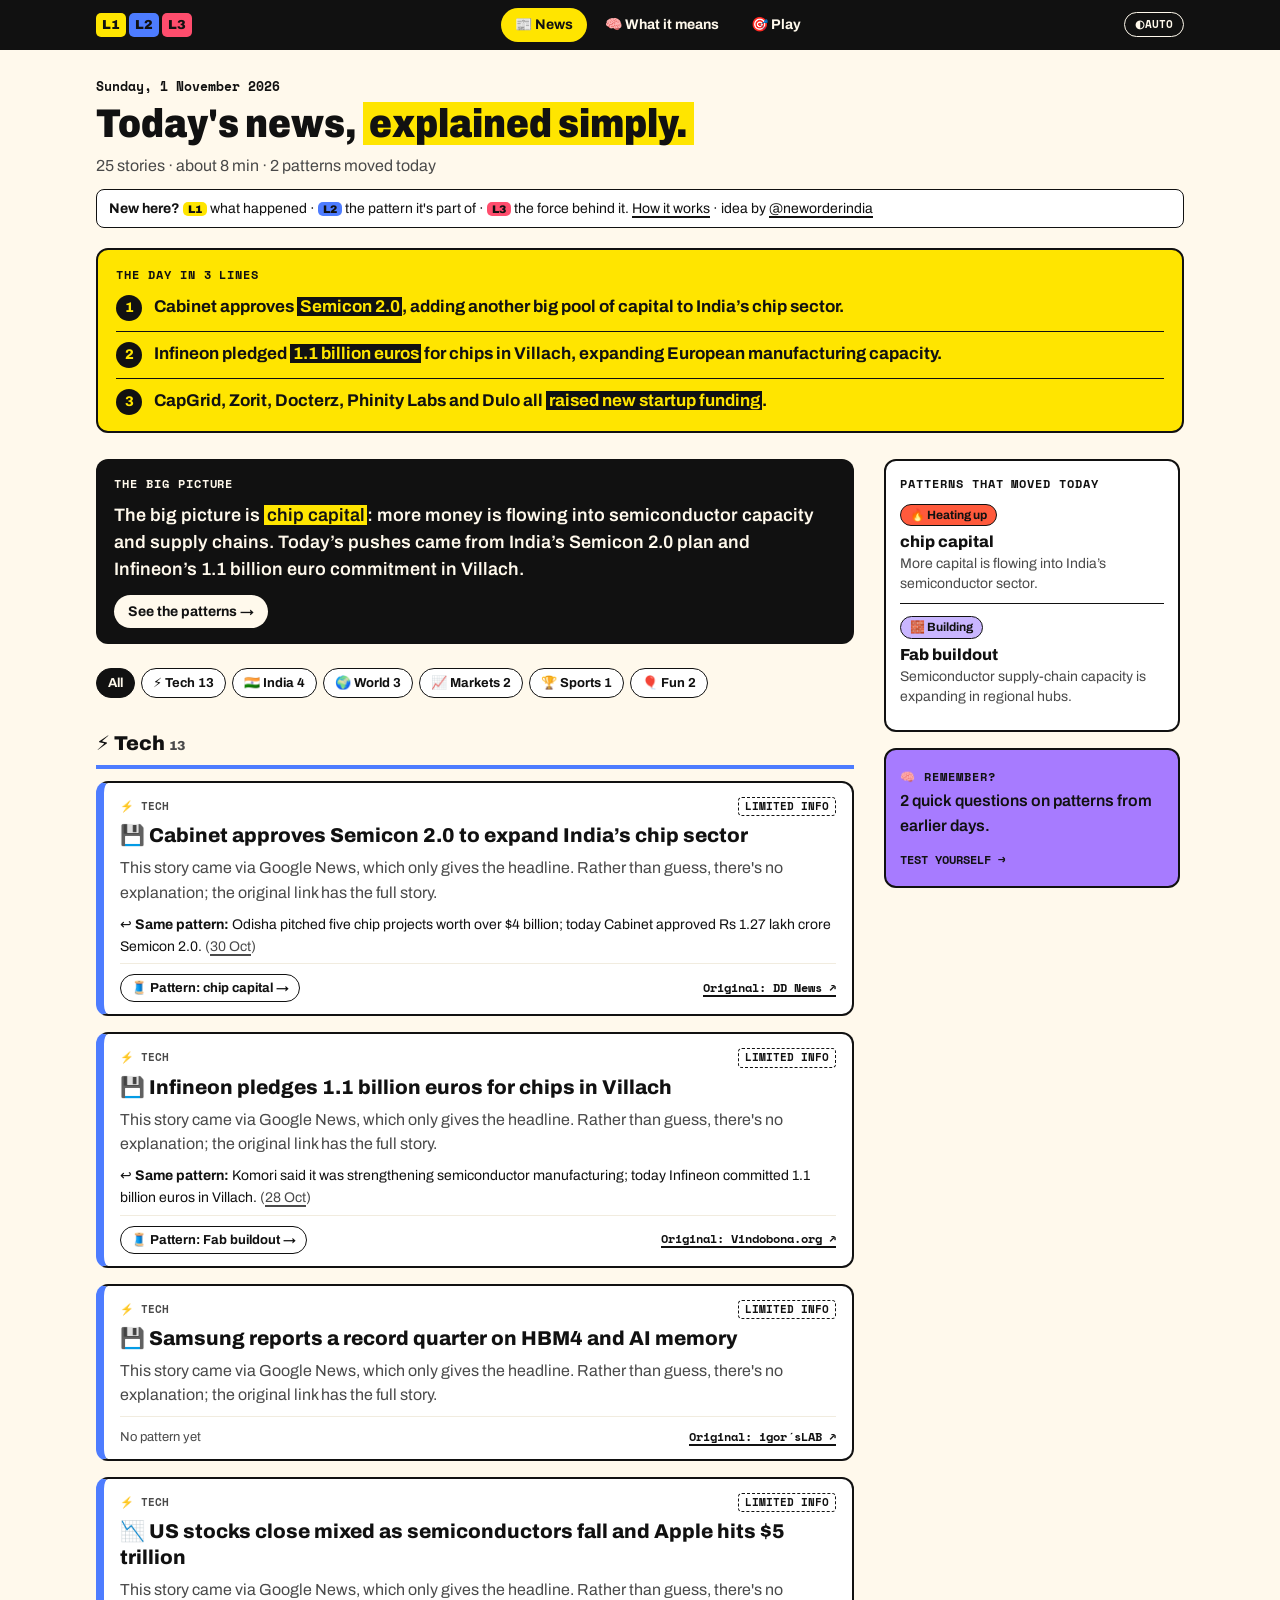
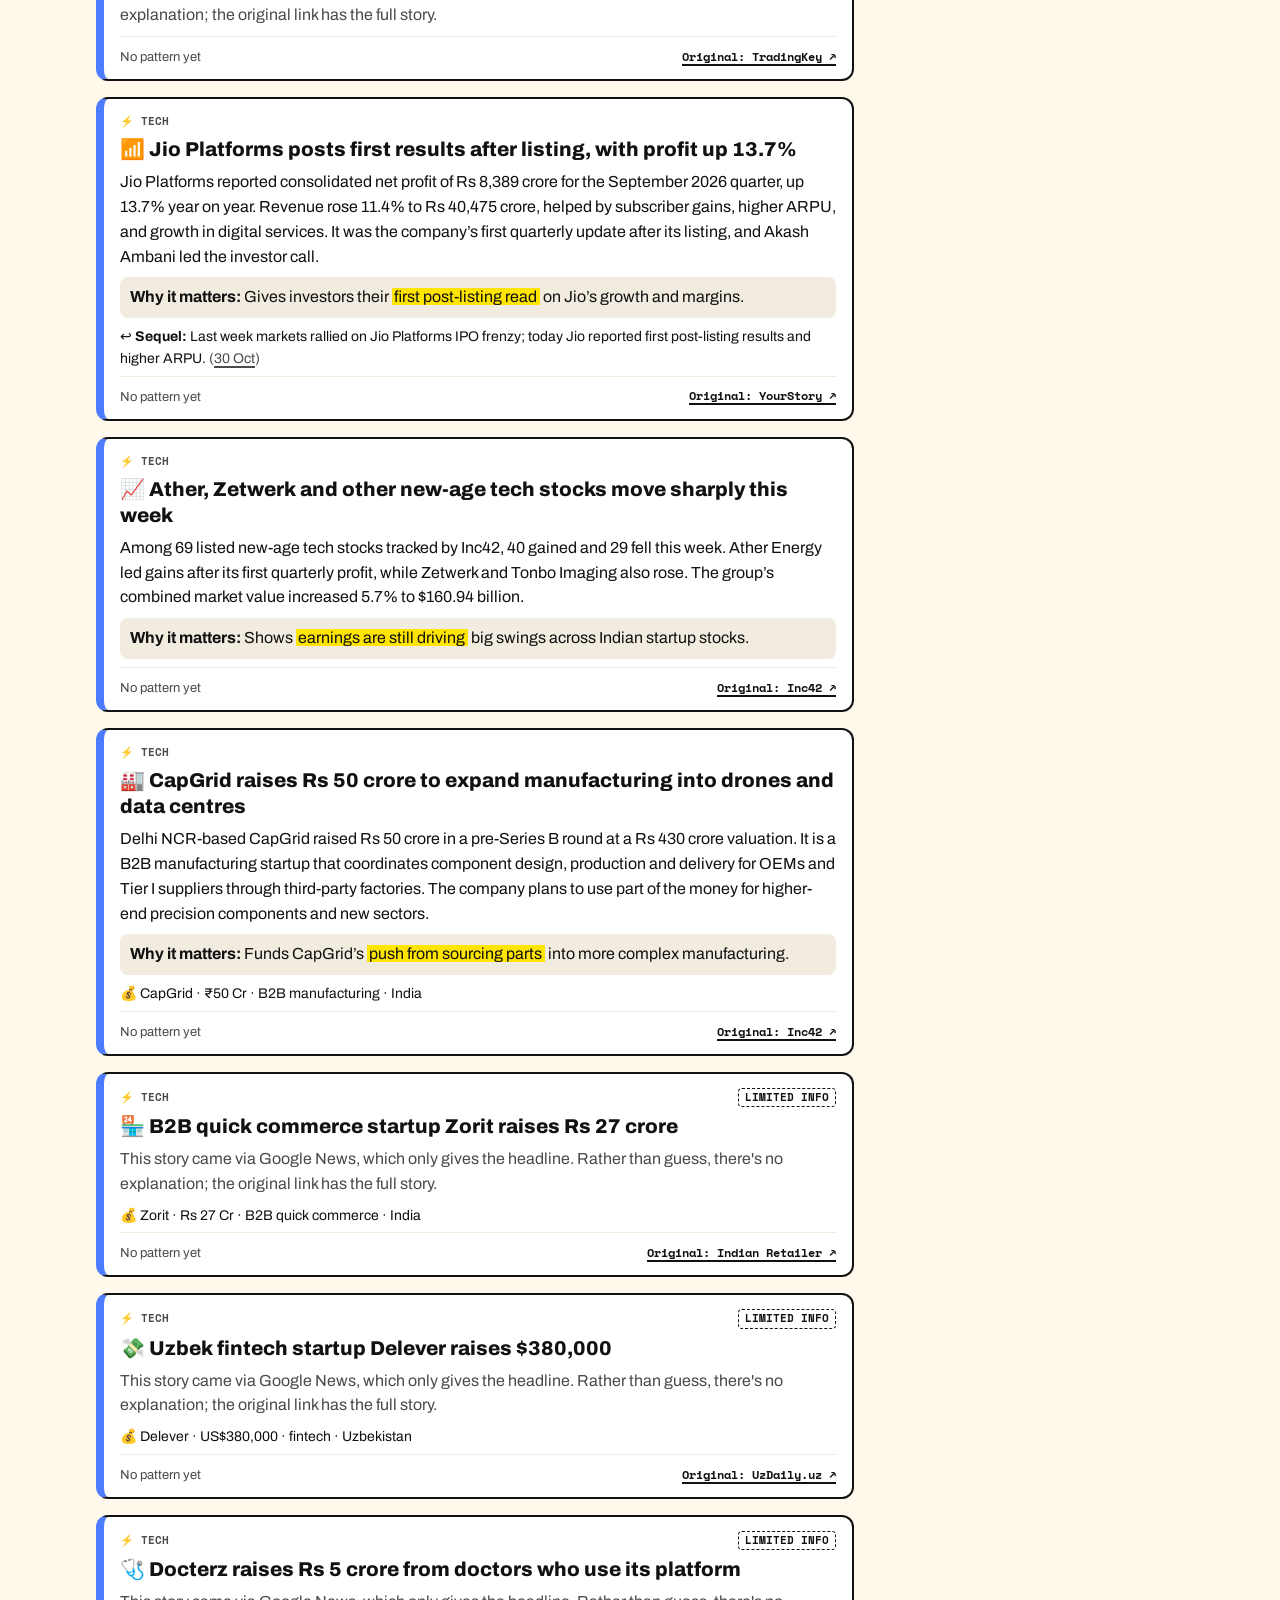
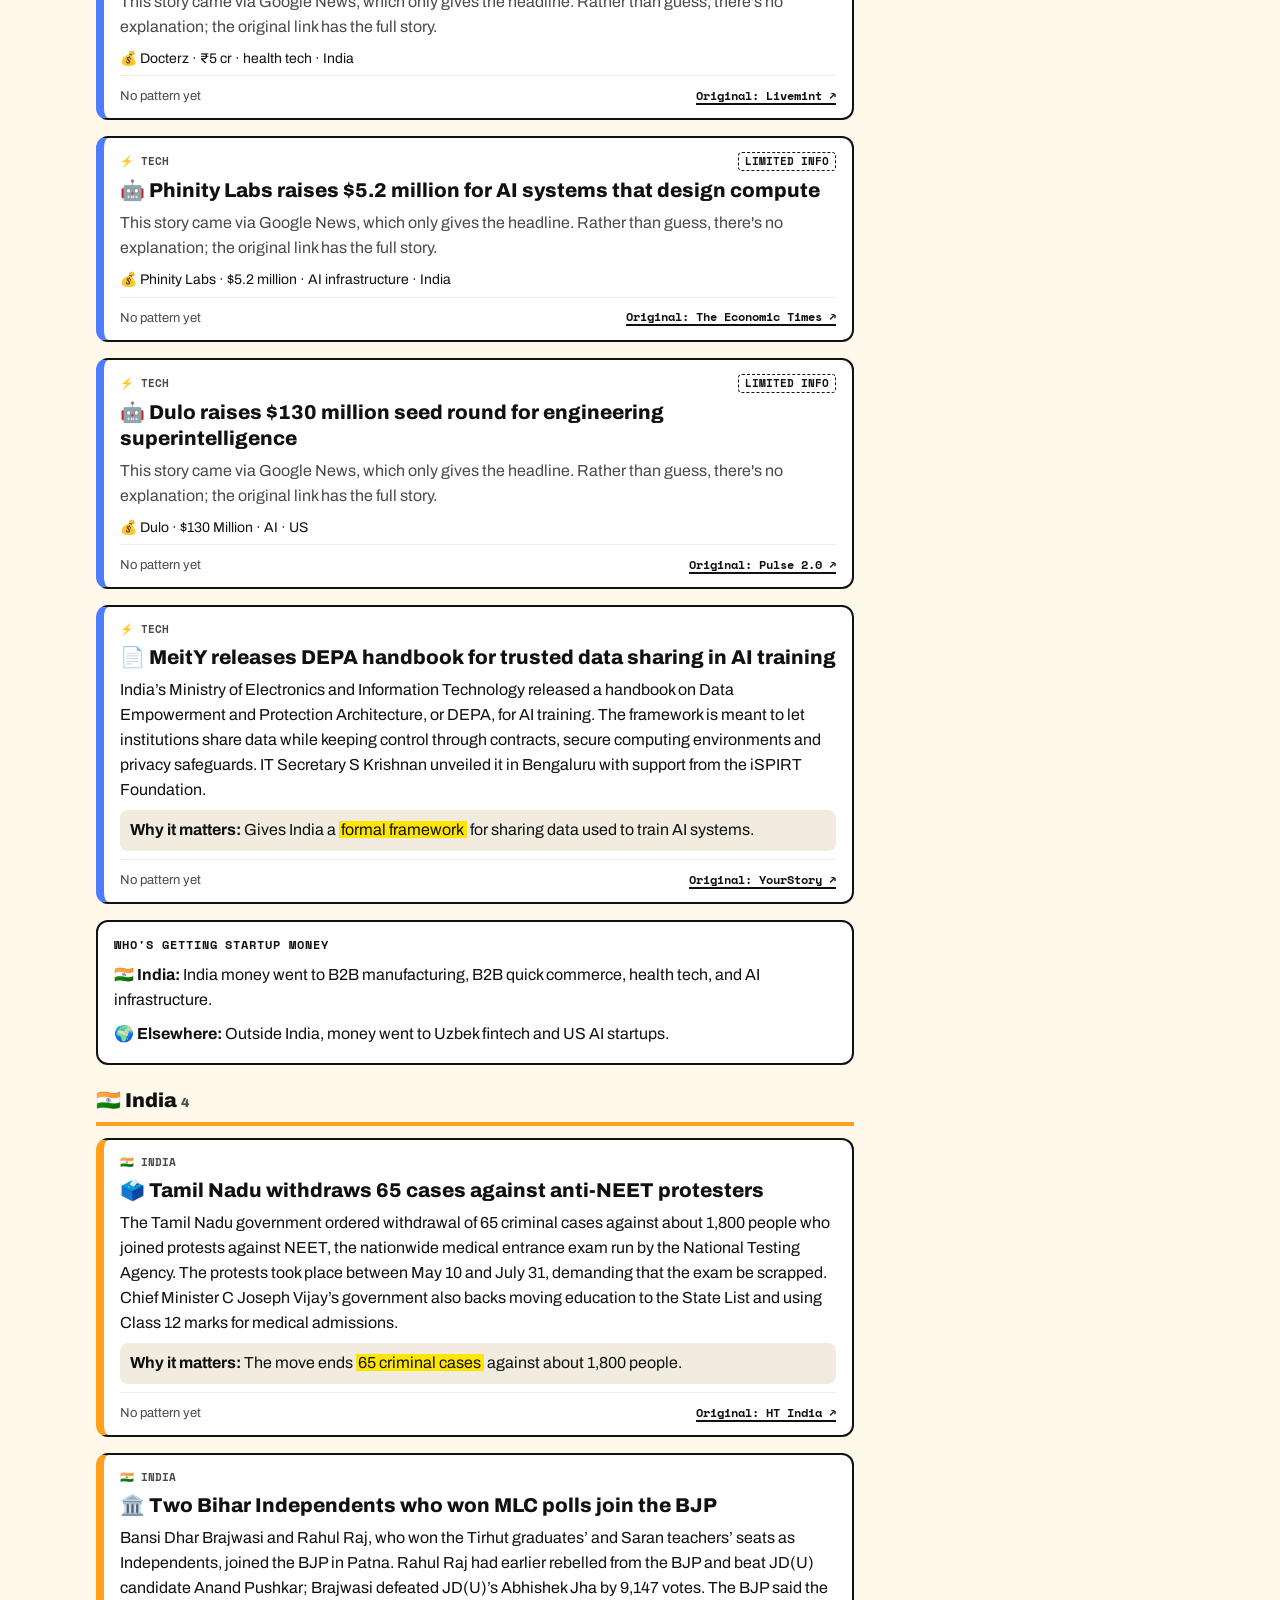
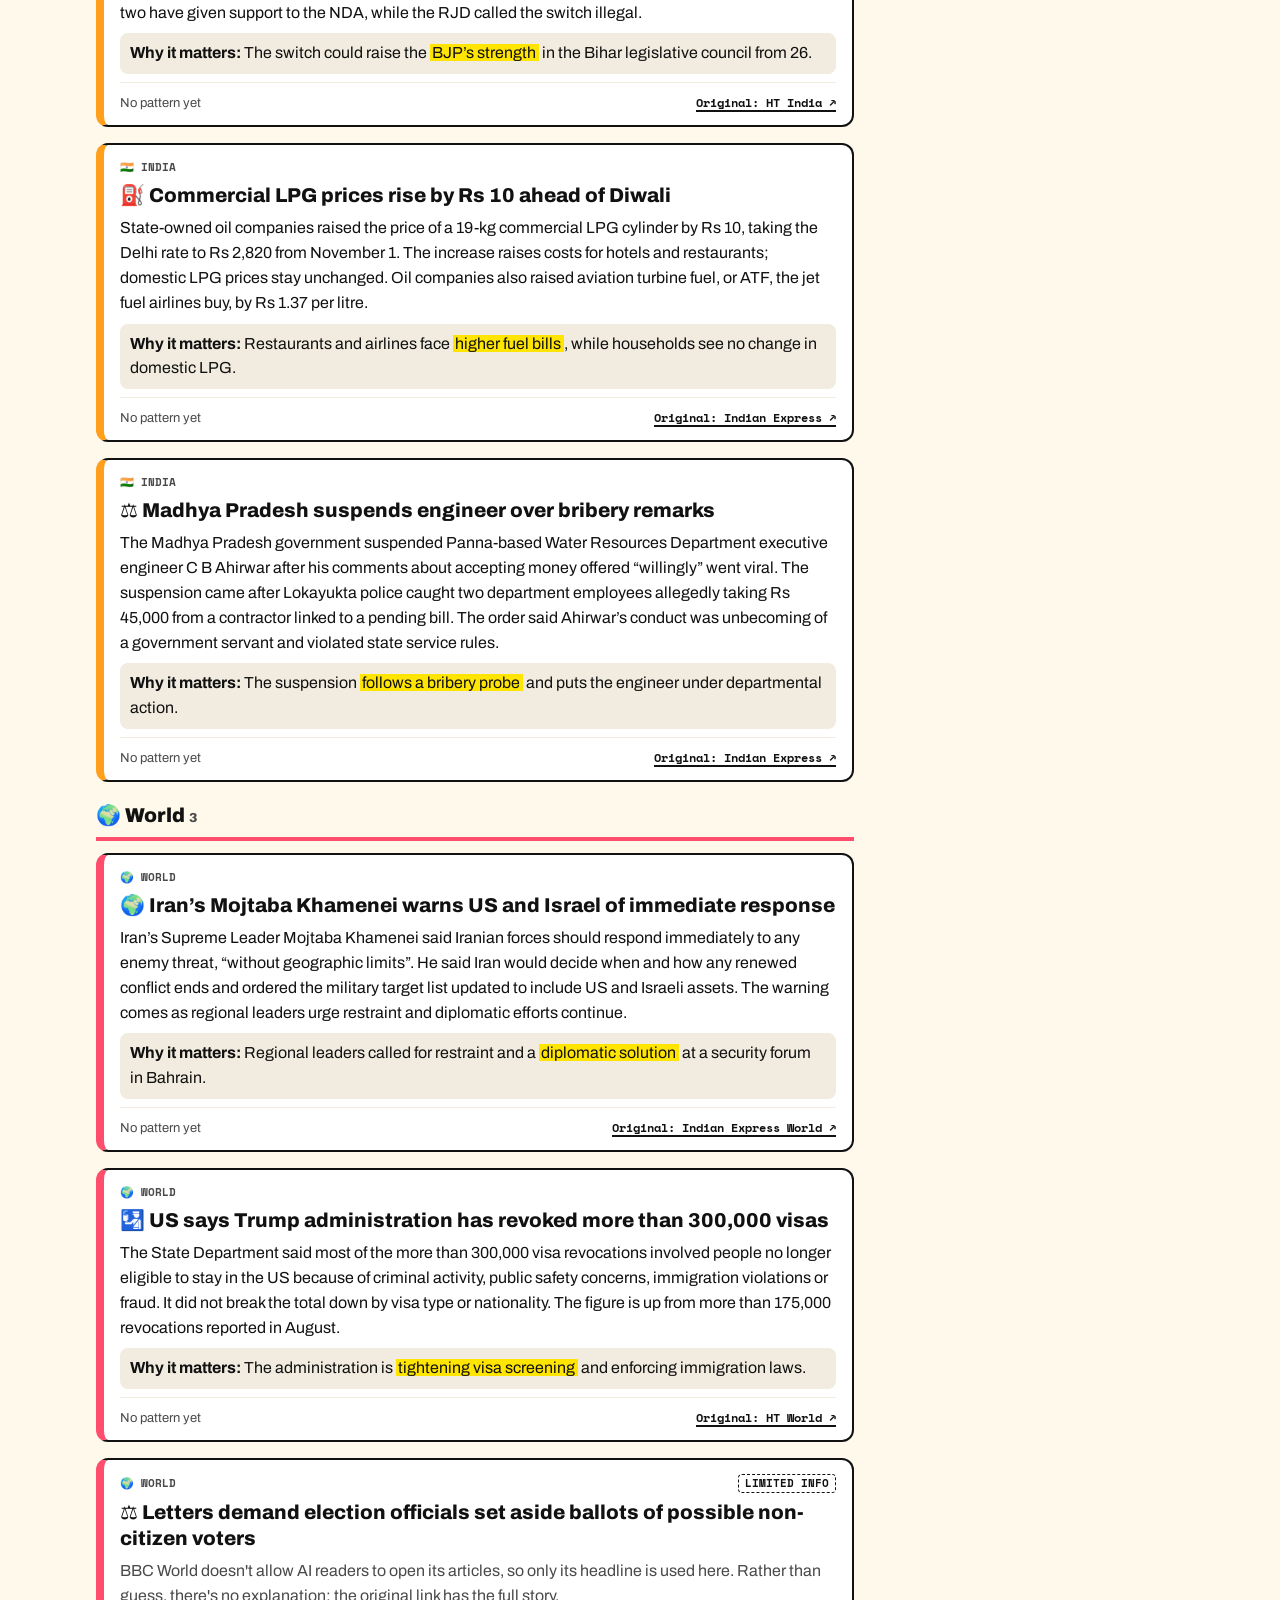
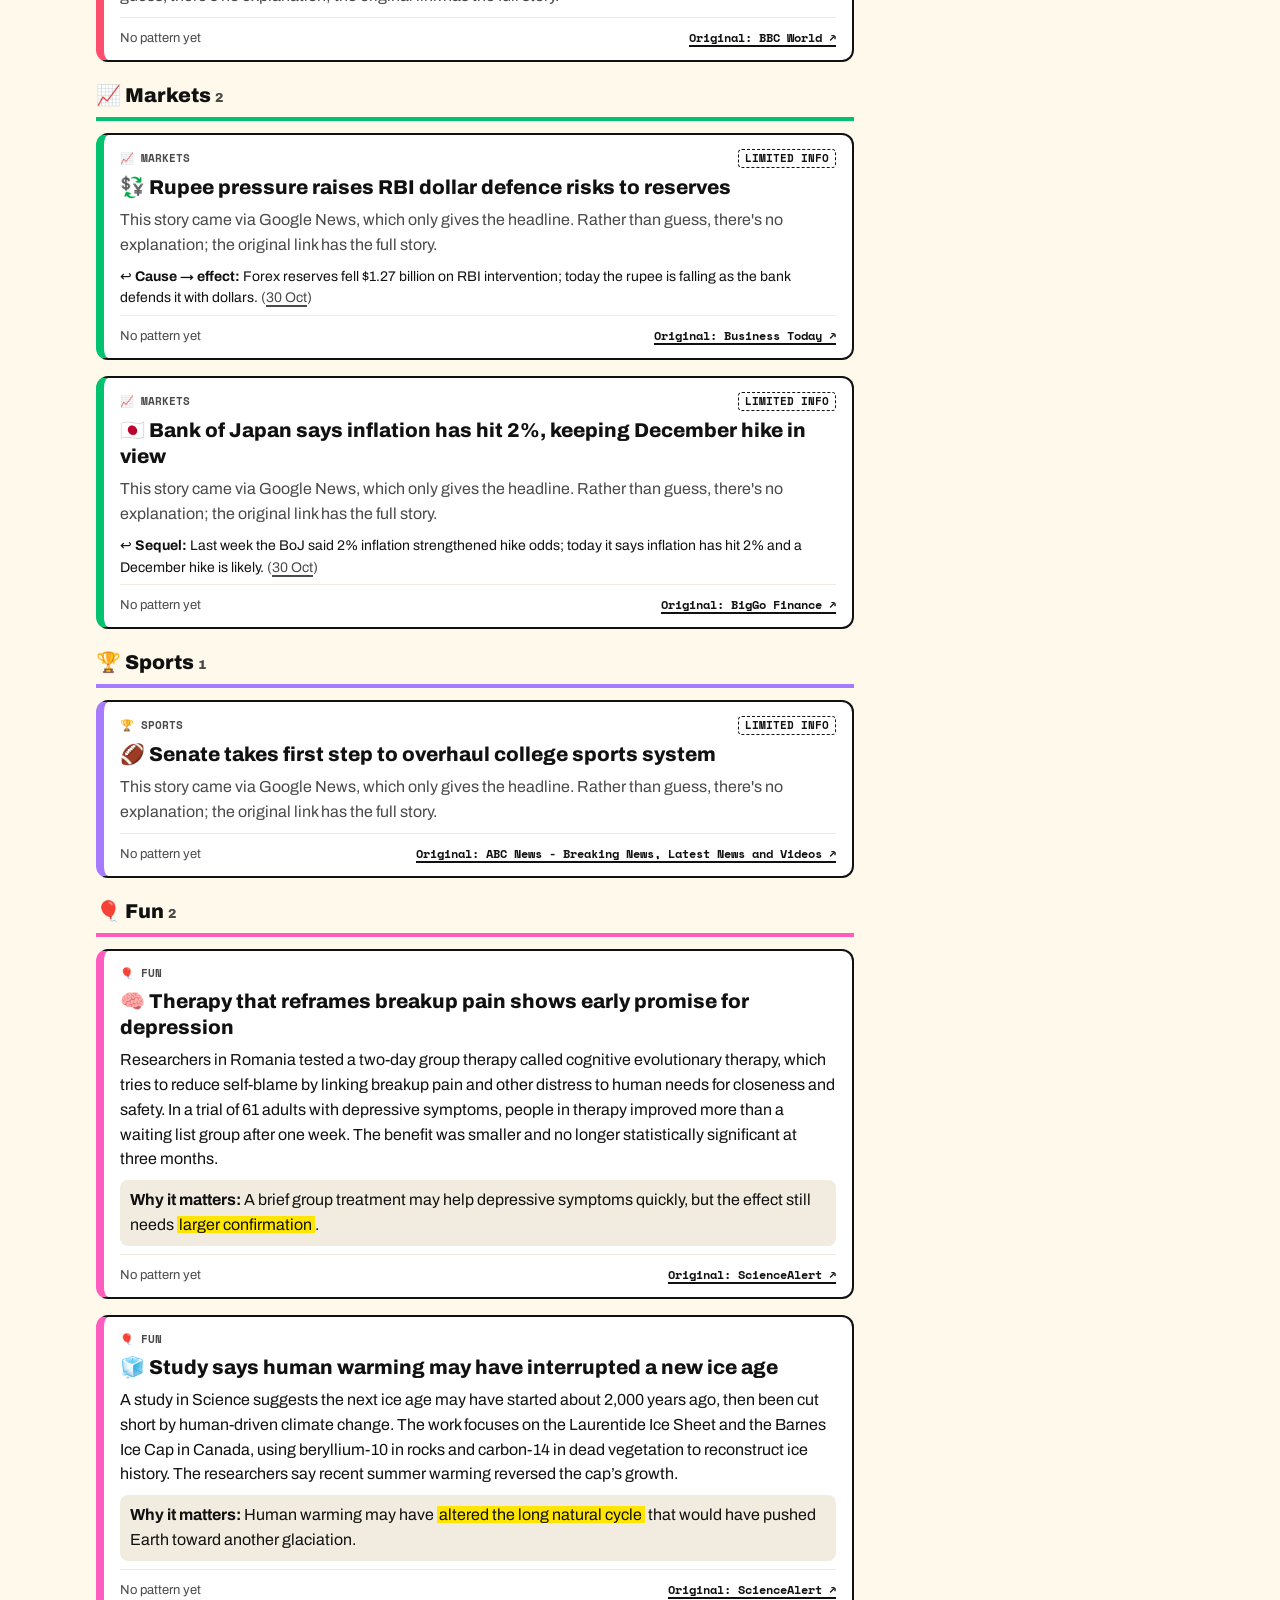
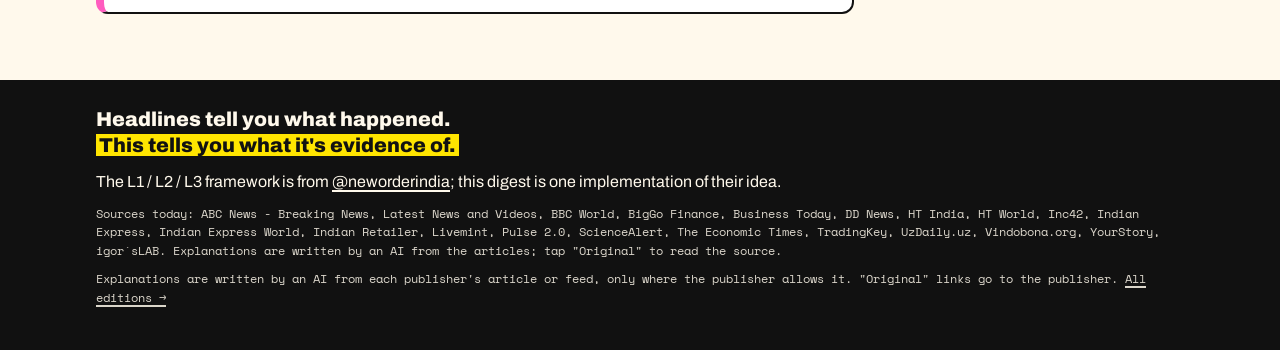
<file: docs/2026-11-01.html>
<!doctype html>
<html lang="en">
<head>
<meta charset="utf-8">
<meta name="viewport" content="width=device-width, initial-scale=1">
<meta name="color-scheme" content="light dark">
<title>L1·L2·L3 · 1 November 2026</title>
<meta name="description" content="Cabinet approves Semicon 2.0, adding another big pool of capital to India’s chip sector.">
<script>(function(){try{var t=localStorage.getItem("l123-theme");if(t==="light"||t==="dark")document.documentElement.setAttribute("data-theme",t);}catch(e){}})();</script>
<link rel="preconnect" href="https://fonts.googleapis.com">
<link rel="preconnect" href="https://fonts.gstatic.com" crossorigin>
<link rel="stylesheet" href="https://fonts.googleapis.com/css2?family=Archivo:wdth,wght@62..125,400..900&family=Space+Mono:wght@400;700&display=swap">
<link rel="stylesheet" href="assets/digest.css">
<link rel="icon" href="data:image/svg+xml,%3Csvg xmlns='http://www.w3.org/2000/svg' viewBox='0 0 64 64'%3E%3Crect width='64' height='64' rx='12' fill='%230A0A0A'/%3E%3Crect x='10' y='34' width='12' height='20' fill='%23FFE500'/%3E%3Crect x='26' y='22' width='12' height='32' fill='%234D7CFF'/%3E%3Crect x='42' y='10' width='12' height='44' fill='%23FF4D6D'/%3E%3C/svg%3E">
</head>
<body class="daily">
<div class="progress" aria-hidden="true"><span></span></div>
<header class="topbar">
  <div class="topbar-row">
    <a class="logo" href="index.html" aria-label="L1 L2 L3 archive"><span class="lv lv1">L1</span><span class="lv lv2">L2</span><span class="lv lv3">L3</span></a>
    
<nav class="tabs" role="tablist" aria-label="Edition views">
  <button class="tab" role="tab" type="button" data-tab="feed" aria-selected="true">📰 News</button>
  <button class="tab" role="tab" type="button" data-tab="means" aria-selected="false">🧠 What it means</button>
  <button class="tab" role="tab" type="button" data-tab="play" aria-selected="false">🎯 Play</button>
</nav>

    <button class="theme-btn" type="button" aria-label="Switch colour theme"><span class="theme-ico" aria-hidden="true">◐</span><span class="theme-label">Auto</span></button>
  </div>
</header>
<main>


<section class="panel" data-panel="feed">
  <div class="wrap">
    <header class="masthead">
      <p class="mast-date">Sunday, 1 November 2026</p>
      <h1 class="mast-title">Today's news, <mark>explained simply.</mark></h1>
      <p class="muted">25 stories · about 8 min · 2 patterns moved today</p>
      <p class="explainer"><b>New here?</b> <span class="lv lv1">L1</span> what happened · <span class="lv lv2">L2</span> the pattern it's part of ·
        <span class="lv lv3">L3</span> the force behind it. <a href="index.html#how">How it works</a> · idea by <a href="https://www.instagram.com/neworderindia/">@neworderindia</a></p>
    </header>

    <section class="tldr">
      <h2 class="label">The day in 3 lines</h2>
      <ol><li><span class="num">1</span><p>Cabinet approves <mark>Semicon 2.0</mark>, adding another big pool of capital to India’s chip sector.</p></li><li><span class="num">2</span><p>Infineon pledged <mark>1.1 billion euros</mark> for chips in Villach, expanding European manufacturing capacity.</p></li><li><span class="num">3</span><p>CapGrid, Zorit, Docterz, Phinity Labs and Dulo all <mark>raised new startup funding</mark>.</p></li></ol>
    </section>

    <div class="feed-grid">
      <div class="feed-main">
        <section class="hero">
          <h2 class="label">The big picture</h2>
          <p class="hero-text">The big picture is <mark>chip capital</mark>: more money is flowing into semiconductor capacity and supply chains. Today’s pushes came from India’s Semicon 2.0 plan and Infineon’s 1.1 billion euro commitment in Villach.</p>
          <button class="hero-cta" type="button" data-tab-link="means">See the patterns →</button>
        </section>

        

        <nav class="filters" aria-label="Filter by section">
          <button class="filter is-on" type="button" data-filter="all">All</button>
          <button class="filter s-tech" type="button" data-filter="tech">⚡ Tech 13</button><button class="filter s-politics_india" type="button" data-filter="politics_india">🇮🇳 India 4</button><button class="filter s-politics_world" type="button" data-filter="politics_world">🌍 World 3</button><button class="filter s-markets" type="button" data-filter="markets">📈 Markets 2</button><button class="filter s-sports" type="button" data-filter="sports">🏆 Sports 1</button><button class="filter s-fun" type="button" data-filter="fun">🎈 Fun 2</button>
        </nav>

        
        <div class="sec-block" data-section="tech">
          <h2 class="sec-head s-tech">⚡ Tech <span class="muted small">13</span></h2>
          <article class="card s-tech" data-section="tech" id="i-92f26d5717">
  <div class="card-top">
    <span class="tag">⚡ Tech</span>
    <span class="limited" title="google news link">Limited info</span>
  </div>
  <h3 class="headline"><span aria-hidden="true">💾</span> Cabinet approves Semicon 2.0 to expand India’s chip sector</h3>
  
  <p class="explain muted">This story came via Google News, which only gives the headline.
    Rather than guess, there's no explanation; the original link has the full story.</p>
  
  
  
  <p class="meta-line">↩ <b>Same pattern:</b> Odisha pitched five chip projects worth over $4 billion; today Cabinet approved Rs 1.27 lakh crore Semicon 2.0. <span class="muted">(<a href="https://news.google.com/rss/articles/[base64]?oc=5">30 Oct</a>)</span></p>
  
  <div class="card-foot">
    <button class="pattern-link" type="button" data-goto="t_india_semiconductor_capital_boom">🧵 Pattern: chip capital →</button>
    <a class="source-link" href="https://news.google.com/rss/articles/[base64]?oc=5">Original: DD News ↗</a>
  </div>
</article><article class="card s-tech" data-section="tech" id="i-a013cabb8e">
  <div class="card-top">
    <span class="tag">⚡ Tech</span>
    <span class="limited" title="google news link">Limited info</span>
  </div>
  <h3 class="headline"><span aria-hidden="true">💾</span> Infineon pledges 1.1 billion euros for chips in Villach</h3>
  
  <p class="explain muted">This story came via Google News, which only gives the headline.
    Rather than guess, there's no explanation; the original link has the full story.</p>
  
  
  
  <p class="meta-line">↩ <b>Same pattern:</b> Komori said it was strengthening semiconductor manufacturing; today Infineon committed 1.1 billion euros in Villach. <span class="muted">(<a href="https://news.google.com/rss/articles/CBMie0FVX3lxTE9zT1kxWHNuNnVkejZJZlAxNDZycEpsTmZYekVINTc0dklZcVQycGZNOS1vT0FSYnR6dndpTWt0ZlYzODQ5cHV6Q3JqYVBtaW1POU9iRFJfTk5XelR0NDM0ZVNWdVNQVkV1LTJDSmRIUlBzallBTkoydmVxTQ?oc=5">28 Oct</a>)</span></p>
  
  <div class="card-foot">
    <button class="pattern-link" type="button" data-goto="t_regional_chip_buildout">🧵 Pattern: Fab buildout →</button>
    <a class="source-link" href="https://news.google.com/rss/articles/[base64]?oc=5">Original: Vindobona.org ↗</a>
  </div>
</article><article class="card s-tech" data-section="tech" id="i-8e192178e6">
  <div class="card-top">
    <span class="tag">⚡ Tech</span>
    <span class="limited" title="google news link">Limited info</span>
  </div>
  <h3 class="headline"><span aria-hidden="true">💾</span> Samsung reports a record quarter on HBM4 and AI memory</h3>
  
  <p class="explain muted">This story came via Google News, which only gives the headline.
    Rather than guess, there's no explanation; the original link has the full story.</p>
  
  
  
  <div class="card-foot">
    <span class="muted small">No pattern yet</span>
    <a class="source-link" href="https://news.google.com/rss/articles/[base64]?oc=5">Original: igor´sLAB ↗</a>
  </div>
</article><article class="card s-tech" data-section="tech" id="i-2224935748">
  <div class="card-top">
    <span class="tag">⚡ Tech</span>
    <span class="limited" title="google news link">Limited info</span>
  </div>
  <h3 class="headline"><span aria-hidden="true">📉</span> US stocks close mixed as semiconductors fall and Apple hits $5 trillion</h3>
  
  <p class="explain muted">This story came via Google News, which only gives the headline.
    Rather than guess, there's no explanation; the original link has the full story.</p>
  
  
  
  <div class="card-foot">
    <span class="muted small">No pattern yet</span>
    <a class="source-link" href="https://news.google.com/rss/articles/[base64]?oc=5">Original: TradingKey ↗</a>
  </div>
</article><article class="card s-tech" data-section="tech" id="i-ede8f92814">
  <div class="card-top">
    <span class="tag">⚡ Tech</span>
    
  </div>
  <h3 class="headline"><span aria-hidden="true">📶</span> Jio Platforms posts first results after listing, with profit up 13.7%</h3>
  
  <p class="explain">Jio Platforms reported consolidated net profit of Rs 8,389 crore for the September 2026 quarter, up 13.7% year on year. Revenue rose 11.4% to Rs 40,475 crore, helped by subscriber gains, higher ARPU, and growth in digital services. It was the company’s first quarterly update after its listing, and Akash Ambani led the investor call.</p>
  <p class="why-line"><b>Why it matters:</b> Gives investors their <mark>first post-listing read</mark> on Jio’s growth and margins.</p>
  
  
  
  <p class="meta-line">↩ <b>Sequel:</b> Last week markets rallied on Jio Platforms IPO frenzy; today Jio reported first post-listing results and higher ARPU. <span class="muted">(<a href="https://news.google.com/rss/articles/[base64]?oc=5">30 Oct</a>)</span></p>
  
  <div class="card-foot">
    <span class="muted small">No pattern yet</span>
    <a class="source-link" href="https://yourstory.com/2026/10/jio-platforms-first-post-listing-results-user-growth-higher-arpu-drive-137-pc-profit-rise-in-q2">Original: YourStory ↗</a>
  </div>
</article><article class="card s-tech" data-section="tech" id="i-f6f52fb950">
  <div class="card-top">
    <span class="tag">⚡ Tech</span>
    
  </div>
  <h3 class="headline"><span aria-hidden="true">📈</span> Ather, Zetwerk and other new-age tech stocks move sharply this week</h3>
  
  <p class="explain">Among 69 listed new-age tech stocks tracked by Inc42, 40 gained and 29 fell this week. Ather Energy led gains after its first quarterly profit, while Zetwerk and Tonbo Imaging also rose. The group’s combined market value increased 5.7% to $160.94 billion.</p>
  <p class="why-line"><b>Why it matters:</b> Shows <mark>earnings are still driving</mark> big swings across Indian startup stocks.</p>
  
  
  
  <div class="card-foot">
    <span class="muted small">No pattern yet</span>
    <a class="source-link" href="https://inc42.com/buzz/new-age-tech-stocks-gain-this-week-led-by-ather-zetwerk-cartrade-sinks-22/">Original: Inc42 ↗</a>
  </div>
</article><article class="card s-tech" data-section="tech" id="i-18e2b05a8e">
  <div class="card-top">
    <span class="tag">⚡ Tech</span>
    
  </div>
  <h3 class="headline"><span aria-hidden="true">🏭</span> CapGrid raises Rs 50 crore to expand manufacturing into drones and data centres</h3>
  
  <p class="explain">Delhi NCR-based CapGrid raised Rs 50 crore in a pre-Series B round at a Rs 430 crore valuation. It is a B2B manufacturing startup that coordinates component design, production and delivery for OEMs and Tier I suppliers through third-party factories. The company plans to use part of the money for higher-end precision components and new sectors.</p>
  <p class="why-line"><b>Why it matters:</b> Funds CapGrid’s <mark>push from sourcing parts</mark> into more complex manufacturing.</p>
  
  
  <p class="meta-line">💰 CapGrid · ₹50 Cr · B2B manufacturing · India</p>
  
  
  <div class="card-foot">
    <span class="muted small">No pattern yet</span>
    <a class="source-link" href="https://inc42.com/buzz/capgrid-secures-%e2%82%b950-cr-funding-to-deepen-its-manufacturing-play/">Original: Inc42 ↗</a>
  </div>
</article><article class="card s-tech" data-section="tech" id="i-699a557696">
  <div class="card-top">
    <span class="tag">⚡ Tech</span>
    <span class="limited" title="google news link">Limited info</span>
  </div>
  <h3 class="headline"><span aria-hidden="true">🏪</span> B2B quick commerce startup Zorit raises Rs 27 crore</h3>
  
  <p class="explain muted">This story came via Google News, which only gives the headline.
    Rather than guess, there's no explanation; the original link has the full story.</p>
  
  
  <p class="meta-line">💰 Zorit · Rs 27 Cr · B2B quick commerce · India</p>
  
  
  <div class="card-foot">
    <span class="muted small">No pattern yet</span>
    <a class="source-link" href="https://news.google.com/rss/articles/[base64]?oc=5">Original: Indian Retailer ↗</a>
  </div>
</article><article class="card s-tech" data-section="tech" id="i-efae7082d7">
  <div class="card-top">
    <span class="tag">⚡ Tech</span>
    <span class="limited" title="google news link">Limited info</span>
  </div>
  <h3 class="headline"><span aria-hidden="true">💸</span> Uzbek fintech startup Delever raises $380,000</h3>
  
  <p class="explain muted">This story came via Google News, which only gives the headline.
    Rather than guess, there's no explanation; the original link has the full story.</p>
  
  
  <p class="meta-line">💰 Delever · US$380,000 · fintech · Uzbekistan</p>
  
  
  <div class="card-foot">
    <span class="muted small">No pattern yet</span>
    <a class="source-link" href="https://news.google.com/rss/articles/CBMijAFBVV95cUxOTDZMemt3OUJqZ2ZtNE1GVlFiMi0wR09oc2JKbC1Xem9hXy0zaDhRZkl1b2xMemRBVEdPaTlMQUpRU19rM3VpSkZnVENEQlEzbWJxS2tTelcxY2lDbDJYbTFrOXNXcnlNcUhQQzhxbWxWZW1oaHRTUVhOdTB2WUhHbXAyekl6YWhTZ3BHag?oc=5">Original: UzDaily.uz ↗</a>
  </div>
</article><article class="card s-tech" data-section="tech" id="i-45d5c01e0e">
  <div class="card-top">
    <span class="tag">⚡ Tech</span>
    <span class="limited" title="google news link">Limited info</span>
  </div>
  <h3 class="headline"><span aria-hidden="true">🩺</span> Docterz raises Rs 5 crore from doctors who use its platform</h3>
  
  <p class="explain muted">This story came via Google News, which only gives the headline.
    Rather than guess, there's no explanation; the original link has the full story.</p>
  
  
  <p class="meta-line">💰 Docterz · ₹5 cr · health tech · India</p>
  
  
  <div class="card-foot">
    <span class="muted small">No pattern yet</span>
    <a class="source-link" href="https://news.google.com/rss/articles/[base64]?oc=5">Original: Livemint ↗</a>
  </div>
</article><article class="card s-tech" data-section="tech" id="i-6432c7d21b">
  <div class="card-top">
    <span class="tag">⚡ Tech</span>
    <span class="limited" title="google news link">Limited info</span>
  </div>
  <h3 class="headline"><span aria-hidden="true">🤖</span> Phinity Labs raises $5.2 million for AI systems that design compute</h3>
  
  <p class="explain muted">This story came via Google News, which only gives the headline.
    Rather than guess, there's no explanation; the original link has the full story.</p>
  
  
  <p class="meta-line">💰 Phinity Labs · $5.2 million · AI infrastructure · India</p>
  
  
  <div class="card-foot">
    <span class="muted small">No pattern yet</span>
    <a class="source-link" href="https://news.google.com/rss/articles/[base64]?oc=5">Original: The Economic Times ↗</a>
  </div>
</article><article class="card s-tech" data-section="tech" id="i-4e1e4393d7">
  <div class="card-top">
    <span class="tag">⚡ Tech</span>
    <span class="limited" title="google news link">Limited info</span>
  </div>
  <h3 class="headline"><span aria-hidden="true">🤖</span> Dulo raises $130 million seed round for engineering superintelligence</h3>
  
  <p class="explain muted">This story came via Google News, which only gives the headline.
    Rather than guess, there's no explanation; the original link has the full story.</p>
  
  
  <p class="meta-line">💰 Dulo · $130 Million · AI · US</p>
  
  
  <div class="card-foot">
    <span class="muted small">No pattern yet</span>
    <a class="source-link" href="https://news.google.com/rss/articles/[base64]?oc=5">Original: Pulse 2.0 ↗</a>
  </div>
</article><article class="card s-tech" data-section="tech" id="i-a7393ac399">
  <div class="card-top">
    <span class="tag">⚡ Tech</span>
    
  </div>
  <h3 class="headline"><span aria-hidden="true">📄</span> MeitY releases DEPA handbook for trusted data sharing in AI training</h3>
  
  <p class="explain">India’s Ministry of Electronics and Information Technology released a handbook on Data Empowerment and Protection Architecture, or DEPA, for AI training. The framework is meant to let institutions share data while keeping control through contracts, secure computing environments and privacy safeguards. IT Secretary S Krishnan unveiled it in Bengaluru with support from the iSPIRT Foundation.</p>
  <p class="why-line"><b>Why it matters:</b> Gives India a <mark>formal framework</mark> for sharing data used to train AI systems.</p>
  
  
  
  <div class="card-foot">
    <span class="muted small">No pattern yet</span>
    <a class="source-link" href="https://yourstory.com/2026/10/meity-unveils-depa-handbook-to-enable-trusted-data-sharing-for-ai-training">Original: YourStory ↗</a>
  </div>
</article>
          
          <div class="pulse">
            <h3 class="label">Who's getting startup money</h3>
            <p><b>🇮🇳 India:</b> India money went to B2B manufacturing, B2B quick commerce, health tech, and AI infrastructure.</p>
            <p><b>🌍 Elsewhere:</b> Outside India, money went to Uzbek fintech and US AI startups.</p>
          </div>
          
        </div>
        
        <div class="sec-block" data-section="politics_india">
          <h2 class="sec-head s-politics_india">🇮🇳 India <span class="muted small">4</span></h2>
          <article class="card s-politics_india" data-section="politics_india" id="i-69c67636cd">
  <div class="card-top">
    <span class="tag">🇮🇳 India</span>
    
  </div>
  <h3 class="headline"><span aria-hidden="true">🗳️</span> Tamil Nadu withdraws 65 cases against anti-NEET protesters</h3>
  
  <p class="explain">The Tamil Nadu government ordered withdrawal of 65 criminal cases against about 1,800 people who joined protests against NEET, the nationwide medical entrance exam run by the National Testing Agency. The protests took place between May 10 and July 31, demanding that the exam be scrapped. Chief Minister C Joseph Vijay’s government also backs moving education to the State List and using Class 12 marks for medical admissions.</p>
  <p class="why-line"><b>Why it matters:</b> The move ends <mark>65 criminal cases</mark> against about 1,800 people.</p>
  
  
  
  <div class="card-foot">
    <span class="muted small">No pattern yet</span>
    <a class="source-link" href="https://www.hindustantimes.com/india-news/tn-orders-withdrawal-of-cases-against-1-800-anti-neet-protesters-101793510799122.html">Original: HT India ↗</a>
  </div>
</article><article class="card s-politics_india" data-section="politics_india" id="i-8494eda940">
  <div class="card-top">
    <span class="tag">🇮🇳 India</span>
    
  </div>
  <h3 class="headline"><span aria-hidden="true">🏛️</span> Two Bihar Independents who won MLC polls join the BJP</h3>
  
  <p class="explain">Bansi Dhar Brajwasi and Rahul Raj, who won the Tirhut graduates’ and Saran teachers’ seats as Independents, joined the BJP in Patna. Rahul Raj had earlier rebelled from the BJP and beat JD(U) candidate Anand Pushkar; Brajwasi defeated JD(U)’s Abhishek Jha by 9,147 votes. The BJP said the two have given support to the NDA, while the RJD called the switch illegal.</p>
  <p class="why-line"><b>Why it matters:</b> The switch could raise the <mark>BJP’s strength</mark> in the Bihar legislative council from 26.</p>
  
  
  
  <div class="card-foot">
    <span class="muted small">No pattern yet</span>
    <a class="source-link" href="https://www.hindustantimes.com/india-news/2-independents-who-won-bihar-mlc-polls-join-bjp-one-had-rebelled-from-party-before-101793505925405.html">Original: HT India ↗</a>
  </div>
</article><article class="card s-politics_india" data-section="politics_india" id="i-bb8d76ba2b">
  <div class="card-top">
    <span class="tag">🇮🇳 India</span>
    
  </div>
  <h3 class="headline"><span aria-hidden="true">⛽</span> Commercial LPG prices rise by Rs 10 ahead of Diwali</h3>
  
  <p class="explain">State-owned oil companies raised the price of a 19-kg commercial LPG cylinder by Rs 10, taking the Delhi rate to Rs 2,820 from November 1. The increase raises costs for hotels and restaurants; domestic LPG prices stay unchanged. Oil companies also raised aviation turbine fuel, or ATF, the jet fuel airlines buy, by Rs 1.37 per litre.</p>
  <p class="why-line"><b>Why it matters:</b> Restaurants and airlines face <mark>higher fuel bills</mark>, while households see no change in domestic LPG.</p>
  
  
  
  <div class="card-foot">
    <span class="muted small">No pattern yet</span>
    <a class="source-link" href="https://indianexpress.com/article/india/commercial-lpg-cylinder-price-hiked-by-rs-10-aviation-fuel-cost-rises-too-10945645/">Original: Indian Express ↗</a>
  </div>
</article><article class="card s-politics_india" data-section="politics_india" id="i-6025bee53f">
  <div class="card-top">
    <span class="tag">🇮🇳 India</span>
    
  </div>
  <h3 class="headline"><span aria-hidden="true">⚖️</span> Madhya Pradesh suspends engineer over bribery remarks</h3>
  
  <p class="explain">The Madhya Pradesh government suspended Panna-based Water Resources Department executive engineer C B Ahirwar after his comments about accepting money offered “willingly” went viral. The suspension came after Lokayukta police caught two department employees allegedly taking Rs 45,000 from a contractor linked to a pending bill. The order said Ahirwar’s conduct was unbecoming of a government servant and violated state service rules.</p>
  <p class="why-line"><b>Why it matters:</b> The suspension <mark>follows a bribery probe</mark> and puts the engineer under departmental action.</p>
  
  
  
  <div class="card-foot">
    <span class="muted small">No pattern yet</span>
    <a class="source-link" href="https://indianexpress.com/article/india/madhya-pradesh-engineer-suspended-after-candid-admission-to-bribery-charge-10945315/">Original: Indian Express ↗</a>
  </div>
</article>
          
        </div>
        
        <div class="sec-block" data-section="politics_world">
          <h2 class="sec-head s-politics_world">🌍 World <span class="muted small">3</span></h2>
          <article class="card s-politics_world" data-section="politics_world" id="i-050f471c94">
  <div class="card-top">
    <span class="tag">🌍 World</span>
    
  </div>
  <h3 class="headline"><span aria-hidden="true">🌍</span> Iran’s Mojtaba Khamenei warns US and Israel of immediate response</h3>
  
  <p class="explain">Iran’s Supreme Leader Mojtaba Khamenei said Iranian forces should respond immediately to any enemy threat, “without geographic limits”. He said Iran would decide when and how any renewed conflict ends and ordered the military target list updated to include US and Israeli assets. The warning comes as regional leaders urge restraint and diplomatic efforts continue.</p>
  <p class="why-line"><b>Why it matters:</b> Regional leaders called for restraint and a <mark>diplomatic solution</mark> at a security forum in Bahrain.</p>
  
  
  
  <div class="card-foot">
    <span class="muted small">No pattern yet</span>
    <a class="source-link" href="https://indianexpress.com/article/world/iran-mojtaba-khamenei-military-response-geographic-limits-us-israel-10945119/">Original: Indian Express World ↗</a>
  </div>
</article><article class="card s-politics_world" data-section="politics_world" id="i-a02fb19324">
  <div class="card-top">
    <span class="tag">🌍 World</span>
    
  </div>
  <h3 class="headline"><span aria-hidden="true">🛂</span> US says Trump administration has revoked more than 300,000 visas</h3>
  
  <p class="explain">The State Department said most of the more than 300,000 visa revocations involved people no longer eligible to stay in the US because of criminal activity, public safety concerns, immigration violations or fraud. It did not break the total down by visa type or nationality. The figure is up from more than 175,000 revocations reported in August.</p>
  <p class="why-line"><b>Why it matters:</b> The administration is <mark>tightening visa screening</mark> and enforcing immigration laws.</p>
  
  
  
  <div class="card-foot">
    <span class="muted small">No pattern yet</span>
    <a class="source-link" href="https://www.hindustantimes.com/world-news/us-news/us-says-most-visa-cancellations-involved-people-no-longer-eligible-to-stay-as-trump-admin-revokes-over-300-000-visas-101793508524731.html">Original: HT World ↗</a>
  </div>
</article><article class="card s-politics_world" data-section="politics_world" id="i-67f0fccaf8">
  <div class="card-top">
    <span class="tag">🌍 World</span>
    <span class="limited" title="publisher blocks AI readers">Limited info</span>
  </div>
  <h3 class="headline"><span aria-hidden="true">⚖️</span> Letters demand election officials set aside ballots of possible non-citizen voters</h3>
  
  <p class="explain muted">BBC World doesn't allow AI readers to open its articles, so only its headline is used here.
    Rather than guess, there's no explanation; the original link has the full story.</p>
  
  
  
  <div class="card-foot">
    <span class="muted small">No pattern yet</span>
    <a class="source-link" href="https://www.bbc.co.uk/news/articles/c8qln1539y37o?at_medium=RSS&amp;at_campaign=rss">Original: BBC World ↗</a>
  </div>
</article>
          
        </div>
        
        <div class="sec-block" data-section="markets">
          <h2 class="sec-head s-markets">📈 Markets <span class="muted small">2</span></h2>
          <article class="card s-markets" data-section="markets" id="i-245b5fb2dd">
  <div class="card-top">
    <span class="tag">📈 Markets</span>
    <span class="limited" title="google news link">Limited info</span>
  </div>
  <h3 class="headline"><span aria-hidden="true">💱</span> Rupee pressure raises RBI dollar defence risks to reserves</h3>
  
  <p class="explain muted">This story came via Google News, which only gives the headline.
    Rather than guess, there's no explanation; the original link has the full story.</p>
  
  
  
  <p class="meta-line">↩ <b>Cause → effect:</b> Forex reserves fell $1.27 billion on RBI intervention; today the rupee is falling as the bank defends it with dollars. <span class="muted">(<a href="https://news.google.com/rss/articles/[base64]?oc=5">30 Oct</a>)</span></p>
  
  <div class="card-foot">
    <span class="muted small">No pattern yet</span>
    <a class="source-link" href="https://news.google.com/rss/articles/[base64]?oc=5">Original: Business Today ↗</a>
  </div>
</article><article class="card s-markets" data-section="markets" id="i-2d94fb0c44">
  <div class="card-top">
    <span class="tag">📈 Markets</span>
    <span class="limited" title="google news link">Limited info</span>
  </div>
  <h3 class="headline"><span aria-hidden="true">🇯🇵</span> Bank of Japan says inflation has hit 2%, keeping December hike in view</h3>
  
  <p class="explain muted">This story came via Google News, which only gives the headline.
    Rather than guess, there's no explanation; the original link has the full story.</p>
  
  
  
  <p class="meta-line">↩ <b>Sequel:</b> Last week the BoJ said 2% inflation strengthened hike odds; today it says inflation has hit 2% and a December hike is likely. <span class="muted">(<a href="https://news.google.com/rss/articles/[base64]?oc=5">30 Oct</a>)</span></p>
  
  <div class="card-foot">
    <span class="muted small">No pattern yet</span>
    <a class="source-link" href="https://news.google.com/rss/articles/CBMidkFVX3lxTE45QnNtX091Ull1eDFRQTlNb3c1RkdHenBCNWRhZ25Remlqa3JmRjl3SWRYVGRoNzVjd29rZWR0dFViWHE4UVJfOTNYeS03dlpaVXRCY096RzkxLWVZZHJseE9CamJSbjNXVDNkR05Vd1VIdXVsb1E?oc=5">Original: BigGo Finance ↗</a>
  </div>
</article>
          
        </div>
        
        <div class="sec-block" data-section="sports">
          <h2 class="sec-head s-sports">🏆 Sports <span class="muted small">1</span></h2>
          <article class="card s-sports" data-section="sports" id="i-93ed782763">
  <div class="card-top">
    <span class="tag">🏆 Sports</span>
    <span class="limited" title="google news link">Limited info</span>
  </div>
  <h3 class="headline"><span aria-hidden="true">🏈</span> Senate takes first step to overhaul college sports system</h3>
  
  <p class="explain muted">This story came via Google News, which only gives the headline.
    Rather than guess, there's no explanation; the original link has the full story.</p>
  
  
  
  <div class="card-foot">
    <span class="muted small">No pattern yet</span>
    <a class="source-link" href="https://news.google.com/rss/articles/[base64]?oc=5">Original: ABC News - Breaking News, Latest News and Videos ↗</a>
  </div>
</article>
          
        </div>
        
        <div class="sec-block" data-section="fun">
          <h2 class="sec-head s-fun">🎈 Fun <span class="muted small">2</span></h2>
          <article class="card s-fun" data-section="fun" id="i-7f6a8e3e99">
  <div class="card-top">
    <span class="tag">🎈 Fun</span>
    
  </div>
  <h3 class="headline"><span aria-hidden="true">🧠</span> Therapy that reframes breakup pain shows early promise for depression</h3>
  
  <p class="explain">Researchers in Romania tested a two-day group therapy called cognitive evolutionary therapy, which tries to reduce self-blame by linking breakup pain and other distress to human needs for closeness and safety. In a trial of 61 adults with depressive symptoms, people in therapy improved more than a waiting list group after one week. The benefit was smaller and no longer statistically significant at three months.</p>
  <p class="why-line"><b>Why it matters:</b> A brief group treatment may help depressive symptoms quickly, but the effect still needs <mark>larger confirmation</mark>.</p>
  
  
  
  <div class="card-foot">
    <span class="muted small">No pattern yet</span>
    <a class="source-link" href="https://www.sciencealert.com/seeing-your-pain-through-an-evolutionary-lens-may-ease-depression-early-trial-finds">Original: ScienceAlert ↗</a>
  </div>
</article><article class="card s-fun" data-section="fun" id="i-73dc0817d9">
  <div class="card-top">
    <span class="tag">🎈 Fun</span>
    
  </div>
  <h3 class="headline"><span aria-hidden="true">🧊</span> Study says human warming may have interrupted a new ice age</h3>
  
  <p class="explain">A study in Science suggests the next ice age may have started about 2,000 years ago, then been cut short by human-driven climate change. The work focuses on the Laurentide Ice Sheet and the Barnes Ice Cap in Canada, using beryllium-10 in rocks and carbon-14 in dead vegetation to reconstruct ice history. The researchers say recent summer warming reversed the cap’s growth.</p>
  <p class="why-line"><b>Why it matters:</b> Human warming may have <mark>altered the long natural cycle</mark> that would have pushed Earth toward another glaciation.</p>
  
  
  
  <div class="card-foot">
    <span class="muted small">No pattern yet</span>
    <a class="source-link" href="https://www.sciencealert.com/wed-be-entering-an-ice-age-right-now-if-climate-change-hadnt-terminated-it-study-suggests">Original: ScienceAlert ↗</a>
  </div>
</article>
          
        </div>
        
      </div>

      <aside class="feed-side">
        <div class="side-box movers-box">
          <h2 class="label">Patterns that moved today <span class="swipe">swipe →</span></h2>
          <div class="movers">
          
          <button class="mover" type="button" data-goto="t_india_semiconductor_capital_boom">
            <span class="chip st-heating">🔥 Heating up</span>
            <span class="mover-name">chip capital</span>
            <span class="mover-line">More capital is flowing into India’s semiconductor sector.</span>
          </button>
          
          <button class="mover" type="button" data-goto="t_regional_chip_buildout">
            <span class="chip st-building">🧱 Building</span>
            <span class="mover-name">Fab buildout</span>
            <span class="mover-line">Semiconductor supply-chain capacity is expanding in regional hubs.</span>
          </button>
          
          </div>
        </div>
        
        <button class="side-box side-remember" type="button" data-tab-link="play">
          <span class="label">🧠 Remember?</span>
          <span class="side-text">2 quick questions on patterns from earlier days.</span>
          <span class="side-cta">Test yourself →</span>
        </button>
        
      </aside>
    </div>
  </div>
</section>


<section class="panel" data-panel="means" hidden>
  <div class="wrap">
    <div class="ladder">
      <div class="rung r1"><span class="rung-l">L1</span><span class="rung-t">What happened</span><span class="rung-s">one story, one day</span></div>
      <div class="rung r2"><span class="rung-l">L2</span><span class="rung-t">The pattern</span><span class="rung-s">many stories, weeks</span></div>
      <div class="rung r3"><span class="rung-l">L3</span><span class="rung-t">The force</span><span class="rung-s">the deep reason, always</span></div>
    </div>
    <p class="muted center">Stories (L1) are clues. Clues that keep repeating make a pattern (L2). Every pattern is pushed by a force (L3).</p>

    
    <div class="map-wrap">
      <h2 class="h2">The map <span class="muted small">hover a box to trace it</span></h2>
      <div class="map">
        <svg class="map-lines" aria-hidden="true"></svg>
        <div class="map-col" data-col="1">
          <div class="map-h">L1 · Stories</div>
          <div class="node n1 s-tech" data-id="i-92f26d5717" data-to="t-t_india_semiconductor_capital_boom">Cabinet approves Semicon 2.0 to expand India’s chip sector</div><div class="node n1 s-tech" data-id="i-a013cabb8e" data-to="t-t_regional_chip_buildout">Infineon pledges 1.1 billion euros for chips in Villach</div>
        </div>
        <div class="map-col" data-col="2">
          <div class="map-h">L2 · Patterns</div>
          <div class="node n2 st-heating" data-id="t-t_india_semiconductor_capital_boom" data-to="f-capital f-technology ">chip capital</div><div class="node n2 st-building" data-id="t-t_regional_chip_buildout" data-to="f-capital f-technology ">Fab buildout</div>
        </div>
        <div class="map-col" data-col="3">
          <div class="map-h">L3 · Forces</div>
          <div class="node n3 f-technology" data-id="f-technology">⚙️ Technology</div><div class="node n3 f-capital" data-id="f-capital">💰 Money</div><div class="node n3 f-geopolitics is-quiet" data-id="f-geopolitics">🌐 Geopolitics</div><div class="node n3 f-regulation is-quiet" data-id="f-regulation">⚖️ Rules</div><div class="node n3 f-demographics is-quiet" data-id="f-demographics">👥 People</div>
        </div>
      </div>
    </div>
    

    
    <section class="level">
      <div class="level-h"><span class="big-l l-2">L2</span><div><h2 class="h2">The patterns</h2><p class="muted">Things that keep happening. Learn these and the news starts making sense.</p></div></div>
      <div class="force-filter" role="group" aria-label="Filter patterns by force">
        <button class="ff is-on" type="button" data-ff="all">All</button>
        <button class="ff f-technology" type="button" data-ff="technology">⚙️ Technology</button><button class="ff f-capital" type="button" data-ff="capital">💰 Money</button><button class="ff f-regulation" type="button" data-ff="regulation">⚖️ Rules</button>
      </div>
      <div class="threads">
        
        <article class="thread st-heating" id="t_india_semiconductor_capital_boom" data-forces="capital technology">
          <div class="thread-top"><span class="chip st-heating">🔥 Heating up</span><span class="muted small">6 different events since 11 Oct · <b>+1 today</b></span></div>
          <h3 class="thread-name">chip capital</h3>
          <dl class="teach">
            <dt>In one line</dt><dd>More capital is flowing into India’s semiconductor sector.</dd>
            <dt>It's like</dt><dd>Like a busy market where more buyers keep showing up.</dd>
            <dt>Why (L3)</dt><dd>Capital follows sectors where technology demand is rising and investors see more places to put money. <span class="forces-inline"><span class="fchip f-capital">💰 Money</span><span class="fchip f-technology">⚙️ Technology</span></span></dd>
          </dl>
          <p class="rule">Remember it as: <mark>Follow the money into chips.</mark></p>
          
          <p class="sub-label">Today's clues</p>
          <ul class="clues"><li><a href="#i-92f26d5717" data-tab-link="feed" data-scroll="i-92f26d5717">Cabinet approves Semicon 2.0 to expand India’s chip sector</a></li></ul>
          
          
          <p class="sub-label">Earlier clues</p>
          <ul class="clues"><li><span class="muted small">31 Oct</span> <a href="https://news.google.com/rss/articles/[base64]?oc=5">Tata Sons infuses Rs 1,100 crore in iPhone, semiconductor biz Tata Electronics</a></li><li><span class="muted small">30 Oct</span> <a href="https://news.google.com/rss/articles/[base64]?oc=5">Odisha eyes semiconductor push with five projects worth over $4 billion</a></li><li><span class="muted small">28 Oct</span> <a href="https://inc42.com/buzz/nova-spectral-ai-raises-%e2%82%b921-2-cr-to-build-indigenous-infrared-sensor-chips/">Nova Spectral AI Raises ₹21.2 Cr To Build Indigenous Infrared Sensor Chips</a></li></ul>
          
          <div class="timeline" role="img" aria-label="Clues per day over the last 14 days">
            <i class="tl-d on" style="--n: 1" title="19 Oct: 1"></i><i class="tl-d" style="--n: 0" title="20 Oct: 0"></i><i class="tl-d" style="--n: 0" title="21 Oct: 0"></i><i class="tl-d" style="--n: 0" title="22 Oct: 0"></i><i class="tl-d" style="--n: 0" title="23 Oct: 0"></i><i class="tl-d on" style="--n: 4" title="24 Oct: 4"></i><i class="tl-d" style="--n: 0" title="25 Oct: 0"></i><i class="tl-d on" style="--n: 3" title="26 Oct: 3"></i><i class="tl-d on" style="--n: 1" title="27 Oct: 1"></i><i class="tl-d on" style="--n: 3" title="28 Oct: 3"></i><i class="tl-d" style="--n: 0" title="29 Oct: 0"></i><i class="tl-d on" style="--n: 1" title="30 Oct: 1"></i><i class="tl-d on" style="--n: 1" title="31 Oct: 1"></i><i class="tl-d on now" style="--n: 1" title="1 Nov: 1"></i>
          </div>
          <div class="tl-axis"><span>14 days ago</span><span>clues per day</span><span>today</span></div>
        </article>
        
        <article class="thread st-building" id="t_regional_chip_buildout" data-forces="capital technology">
          <div class="thread-top"><span class="chip st-building">🧱 Building</span><span class="muted small">5 different events since 20 Oct · <b>+1 today</b></span></div>
          <h3 class="thread-name">Fab buildout</h3>
          <dl class="teach">
            <dt>In one line</dt><dd>Semiconductor supply-chain capacity is expanding in regional hubs.</dd>
            <dt>It's like</dt><dd>Like opening more bakeries in busy neighborhoods.</dd>
            <dt>Why (L3)</dt><dd>Capital follows the most promising production nodes as technology demands specialized facilities and nearby suppliers. <span class="forces-inline"><span class="fchip f-capital">💰 Money</span><span class="fchip f-technology">⚙️ Technology</span></span></dd>
          </dl>
          <p class="rule">Remember it as: <mark>Build where the chips cluster.</mark></p>
          
          <p class="sub-label">Today's clues</p>
          <ul class="clues"><li><a href="#i-a013cabb8e" data-tab-link="feed" data-scroll="i-a013cabb8e">Infineon pledges 1.1 billion euros for chips in Villach</a></li></ul>
          
          
          <p class="sub-label">Earlier clues</p>
          <ul class="clues"><li><span class="muted small">30 Oct</span> <a href="https://news.google.com/rss/articles/[base64]?oc=5">Odisha eyes semiconductor push with five projects worth over $4 billion</a></li><li><span class="muted small">28 Oct</span> <a href="https://news.google.com/rss/articles/[base64]?oc=5">EU approves €319 million state aid to Austrian semiconductor factory</a></li><li><span class="muted small">28 Oct</span> <a href="https://news.google.com/rss/articles/CBMie0FVX3lxTE9zT1kxWHNuNnVkejZJZlAxNDZycEpsTmZYekVINTc0dklZcVQycGZNOS1vT0FSYnR6dndpTWt0ZlYzODQ5cHV6Q3JqYVBtaW1POU9iRFJfTk5XelR0NDM0ZVNWdVNQVkV1LTJDSmRIUlBzallBTkoydmVxTQ?oc=5">Komori Strengthens Business Foundation in Semiconductor Manufacturing Sector</a></li></ul>
          
          <div class="timeline" role="img" aria-label="Clues per day over the last 14 days">
            <i class="tl-d" style="--n: 0" title="19 Oct: 0"></i><i class="tl-d on" style="--n: 2" title="20 Oct: 2"></i><i class="tl-d on" style="--n: 1" title="21 Oct: 1"></i><i class="tl-d on" style="--n: 1" title="22 Oct: 1"></i><i class="tl-d" style="--n: 0" title="23 Oct: 0"></i><i class="tl-d on" style="--n: 2" title="24 Oct: 2"></i><i class="tl-d" style="--n: 0" title="25 Oct: 0"></i><i class="tl-d" style="--n: 0" title="26 Oct: 0"></i><i class="tl-d on" style="--n: 3" title="27 Oct: 3"></i><i class="tl-d on" style="--n: 3" title="28 Oct: 3"></i><i class="tl-d" style="--n: 0" title="29 Oct: 0"></i><i class="tl-d on" style="--n: 1" title="30 Oct: 1"></i><i class="tl-d" style="--n: 0" title="31 Oct: 0"></i><i class="tl-d on now" style="--n: 1" title="1 Nov: 1"></i>
          </div>
          <div class="tl-axis"><span>14 days ago</span><span>clues per day</span><span>today</span></div>
        </article>
        
        <article class="thread st-building" id="t_ai_compute_capital_surge" data-forces="capital technology">
          <div class="thread-top"><span class="chip st-building">🧱 Building</span><span class="muted small">3 different events since 20 Oct</span></div>
          <h3 class="thread-name">Compute cash</h3>
          <dl class="teach">
            <dt>In one line</dt><dd>AI chip and model firms are raising larger capital rounds to secure compute capacity.</dd>
            <dt>It's like</dt><dd>Like stocking up before a long winter: everyone needs supplies, so the bills get bigger.</dd>
            <dt>Why (L3)</dt><dd>Compute is expensive and scarce, so capital flows toward firms that can buy or build more of it. <span class="forces-inline"><span class="fchip f-capital">💰 Money</span><span class="fchip f-technology">⚙️ Technology</span></span></dd>
          </dl>
          <p class="rule">Remember it as: <mark>Bigger rounds, more compute.</mark></p>
          
          
          <p class="sub-label">Earlier clues</p>
          <ul class="clues"><li><span class="muted small">31 Oct</span> <a href="https://news.google.com/rss/articles/[base64]?oc=5">Indian Startups Raise $115 Million In A Week As Simplismart And Live2.ai Lead AI Funding Activity</a></li><li><span class="muted small">30 Oct</span> <a href="https://news.google.com/rss/articles/CBMibkFVX3lxTE9pYmhQdGpLbXZHdzNoREZ5Q19Fb3h5c3JfVTQwOEsydW1BZUw1SDVGU3FOQ0Vmd3I3eC1PbVUtOTlleEIxdjVERFFkUTd3c2ZKX3ZTZWZTZktfY1JWUUJZRGc0TUtkX1h6TlFWMmdR?oc=5">FuriosaAI raises $620 mn in Series D at $2.9 bn valuation to scale AI chips</a></li><li><span class="muted small">30 Oct</span> <a href="https://news.google.com/rss/articles/CBMifkFVX3lxTE56b053UjlneFVQVlV5V0RxN3ZuRl9OajltemRGbHBKQVdJTnZyUi1jVDdwTDdTMXZWSkpjZFZHSkRveDN2Y3hLcG1UTFluMldDdHhiNERxOF9TOVNYRzR3LVNFQTNncTFjYVVlaXBuOWJjcXFhQmhVSlVnWEhEdw?oc=5">AI Startup Live2.ai Raises $13.7M to Scale Globally</a></li></ul>
          
          <div class="timeline" role="img" aria-label="Clues per day over the last 14 days">
            <i class="tl-d" style="--n: 0" title="19 Oct: 0"></i><i class="tl-d on" style="--n: 1" title="20 Oct: 1"></i><i class="tl-d on" style="--n: 1" title="21 Oct: 1"></i><i class="tl-d" style="--n: 0" title="22 Oct: 0"></i><i class="tl-d on" style="--n: 3" title="23 Oct: 3"></i><i class="tl-d on" style="--n: 2" title="24 Oct: 2"></i><i class="tl-d" style="--n: 0" title="25 Oct: 0"></i><i class="tl-d on" style="--n: 1" title="26 Oct: 1"></i><i class="tl-d on" style="--n: 2" title="27 Oct: 2"></i><i class="tl-d on" style="--n: 1" title="28 Oct: 1"></i><i class="tl-d" style="--n: 0" title="29 Oct: 0"></i><i class="tl-d on" style="--n: 2" title="30 Oct: 2"></i><i class="tl-d on" style="--n: 1" title="31 Oct: 1"></i><i class="tl-d now" style="--n: 0" title="1 Nov: 0"></i>
          </div>
          <div class="tl-axis"><span>14 days ago</span><span>clues per day</span><span>today</span></div>
        </article>
        
        <article class="thread st-new" id="t_embodied_ai_hardware_funding" data-forces="capital technology">
          <div class="thread-top"><span class="chip st-new">🆕 New</span><span class="muted small">3 different events since 23 Oct</span></div>
          <h3 class="thread-name">embodied AI</h3>
          <dl class="teach">
            <dt>In one line</dt><dd>Venture capital is shifting toward startups that put AI into physical machines and devices.</dd>
            <dt>It's like</dt><dd>Like selling shovels in a gold rush, but the shovels can move.</dd>
            <dt>Why (L3)</dt><dd>Capital is chasing where AI becomes useful in the physical world, where technology plus hardware can create new products and returns. <span class="forces-inline"><span class="fchip f-capital">💰 Money</span><span class="fchip f-technology">⚙️ Technology</span></span></dd>
          </dl>
          <p class="rule">Remember it as: <mark>AI leaves the screen.</mark></p>
          
          
          <p class="sub-label">Earlier clues</p>
          <ul class="clues"><li><span class="muted small">30 Oct</span> <a href="https://entrackr.com/snippets/physical-ai-startup-tensrai-raises-rs-34-cr-in-pre-seed-round-12764908">Physical AI startup Tensrai raises Rs 3.4 Cr in pre-seed round</a></li><li><span class="muted small">29 Oct</span> <a href="https://techcrunch.com/2026/10/29/ex-palantir-execs-launch-dream-with-17m-from-a16z-to-build-ai-world-models-for-construction/">Ex-Palantir execs launch Dream with $17M from a16z to build AI world models for construction</a></li><li><span class="muted small">29 Oct</span> <a href="https://news.google.com/rss/articles/[base64]?oc=5">These Researchers Used Artificial Intelligence to Design an ‘Animal Robot’ That Has Never Existed</a></li></ul>
          
          <div class="timeline" role="img" aria-label="Clues per day over the last 14 days">
            <i class="tl-d" style="--n: 0" title="19 Oct: 0"></i><i class="tl-d" style="--n: 0" title="20 Oct: 0"></i><i class="tl-d" style="--n: 0" title="21 Oct: 0"></i><i class="tl-d" style="--n: 0" title="22 Oct: 0"></i><i class="tl-d on" style="--n: 1" title="23 Oct: 1"></i><i class="tl-d" style="--n: 0" title="24 Oct: 0"></i><i class="tl-d" style="--n: 0" title="25 Oct: 0"></i><i class="tl-d" style="--n: 0" title="26 Oct: 0"></i><i class="tl-d on" style="--n: 4" title="27 Oct: 4"></i><i class="tl-d on" style="--n: 1" title="28 Oct: 1"></i><i class="tl-d on" style="--n: 2" title="29 Oct: 2"></i><i class="tl-d on" style="--n: 1" title="30 Oct: 1"></i><i class="tl-d" style="--n: 0" title="31 Oct: 0"></i><i class="tl-d now" style="--n: 0" title="1 Nov: 0"></i>
          </div>
          <div class="tl-axis"><span>14 days ago</span><span>clues per day</span><span>today</span></div>
        </article>
        
        <article class="thread st-active" id="t_ai_in_production_workflows" data-forces="technology">
          <div class="thread-top"><span class="chip st-active">▶ Steady</span><span class="muted small">3 different events since 12 Oct</span></div>
          <h3 class="thread-name">AI in prod</h3>
          <dl class="teach">
            <dt>In one line</dt><dd>Major platforms are moving AI from chat tools into everyday work systems.</dd>
            <dt>It's like</dt><dd>Like upgrading from a calculator to a coworker at the desk.</dd>
            <dt>Why (L3)</dt><dd>Technology is making AI more capable inside connected apps, so platforms can embed it directly into routine workflows. <span class="forces-inline"><span class="fchip f-technology">⚙️ Technology</span></span></dd>
          </dl>
          <p class="rule">Remember it as: <mark>From sidebar to workbench.</mark></p>
          
          
          <p class="sub-label">Earlier clues</p>
          <ul class="clues"><li><span class="muted small">30 Oct</span> <a href="https://news.google.com/rss/articles/[base64]?oc=5">How Worldwide Express automated freight exceptions with Amazon Bedrock | Amazon Web Services</a></li><li><span class="muted small">29 Oct</span> <a href="https://news.google.com/rss/articles/[base64]?oc=5">Building intent-driven UI testing with Amazon Nova Act</a></li><li><span class="muted small">28 Oct</span> <a href="https://techcrunch.com/2026/10/27/guidewire-buys-hyperexponential-for-1-7b-in-cash/">Guidewire buys Hyperexponential for $1.7B in cash</a></li></ul>
          
          <div class="timeline" role="img" aria-label="Clues per day over the last 14 days">
            <i class="tl-d" style="--n: 0" title="19 Oct: 0"></i><i class="tl-d" style="--n: 0" title="20 Oct: 0"></i><i class="tl-d" style="--n: 0" title="21 Oct: 0"></i><i class="tl-d on" style="--n: 1" title="22 Oct: 1"></i><i class="tl-d" style="--n: 0" title="23 Oct: 0"></i><i class="tl-d on" style="--n: 1" title="24 Oct: 1"></i><i class="tl-d" style="--n: 0" title="25 Oct: 0"></i><i class="tl-d" style="--n: 0" title="26 Oct: 0"></i><i class="tl-d" style="--n: 0" title="27 Oct: 0"></i><i class="tl-d on" style="--n: 2" title="28 Oct: 2"></i><i class="tl-d on" style="--n: 1" title="29 Oct: 1"></i><i class="tl-d on" style="--n: 1" title="30 Oct: 1"></i><i class="tl-d" style="--n: 0" title="31 Oct: 0"></i><i class="tl-d now" style="--n: 0" title="1 Nov: 0"></i>
          </div>
          <div class="tl-axis"><span>14 days ago</span><span>clues per day</span><span>today</span></div>
        </article>
        
        <article class="thread st-new" id="t_india_voter_roll_checks" data-forces="regulation">
          <div class="thread-top"><span class="chip st-new">🆕 New</span><span class="muted small">2 different events since 21 Oct</span></div>
          <h3 class="thread-name">roll checks</h3>
          <dl class="teach">
            <dt>In one line</dt><dd>India&#39;s election administration is adding more checks before people are added to voter rolls.</dd>
            <dt>It's like</dt><dd>Like a bouncer checking an ID twice before letting someone into a venue.</dd>
            <dt>Why (L3)</dt><dd>Election rules are being tightened to verify entries more carefully and reduce duplicate or ineligible registrations. <span class="forces-inline"><span class="fchip f-regulation">⚖️ Rules</span></span></dd>
          </dl>
          <p class="rule">Remember it as: <mark>Check before you list.</mark></p>
          
          
          <p class="sub-label">Earlier clues</p>
          <ul class="clues"><li><span class="muted small">29 Oct</span> <a href="https://indianexpress.com/article/india/election-commission-final-sir-voter-rolls-filing-claims-objections-delhi-maharashtra-andhra-pradesh-telangana-haryana-nagaland-deadline-extended-10942562/">Day after Supreme Court nudge: Deadline extended for final SIR rolls, filing claims in 6 states</a></li><li><span class="muted small">28 Oct</span> <a href="https://news.google.com/rss/articles/[base64]?oc=5">CJP Extends Support to November 1 INDIA Bloc Protest: For Every Adult Citizens Right to Vote</a></li><li><span class="muted small">27 Oct</span> <a href="https://www.thehindu.com/news/national/ecis-stand-that-additional-declaration-is-not-part-of-form-6-comes-days-after-sc-said-it-will-examine-new-form-6/article71629933.ece">ECI’s stand that additional declaration is not part of Form 6 comes days after SC said it will examine ‘new’ Form 6</a></li></ul>
          
          <div class="timeline" role="img" aria-label="Clues per day over the last 14 days">
            <i class="tl-d" style="--n: 0" title="19 Oct: 0"></i><i class="tl-d" style="--n: 0" title="20 Oct: 0"></i><i class="tl-d on" style="--n: 1" title="21 Oct: 1"></i><i class="tl-d" style="--n: 0" title="22 Oct: 0"></i><i class="tl-d on" style="--n: 2" title="23 Oct: 2"></i><i class="tl-d on" style="--n: 2" title="24 Oct: 2"></i><i class="tl-d on" style="--n: 1" title="25 Oct: 1"></i><i class="tl-d on" style="--n: 1" title="26 Oct: 1"></i><i class="tl-d on" style="--n: 2" title="27 Oct: 2"></i><i class="tl-d on" style="--n: 1" title="28 Oct: 1"></i><i class="tl-d on" style="--n: 1" title="29 Oct: 1"></i><i class="tl-d" style="--n: 0" title="30 Oct: 0"></i><i class="tl-d" style="--n: 0" title="31 Oct: 0"></i><i class="tl-d now" style="--n: 0" title="1 Nov: 0"></i>
          </div>
          <div class="tl-axis"><span>14 days ago</span><span>clues per day</span><span>today</span></div>
        </article>
        
        <article class="thread st-cooling" id="t_india_rate_hike_tightening" data-forces="capital">
          <div class="thread-top"><span class="chip st-cooling">🧊 Cooling</span><span class="muted small">4 different events since 6 Oct</span></div>
          <h3 class="thread-name">Rate turn</h3>
          <dl class="teach">
            <dt>In one line</dt><dd>India’s central bank is tightening monetary policy after a long pause.</dd>
            <dt>It's like</dt><dd>Like turning a faucet down after the sink starts overflowing.</dd>
            <dt>Why (L3)</dt><dd>Capital conditions changed: the central bank is pulling liquidity in and raising rates to make borrowing less easy. <span class="forces-inline"><span class="fchip f-capital">💰 Money</span></span></dd>
          </dl>
          <p class="rule">Remember it as: <mark>After pause, tighter money.</mark></p>
          
          
          <p class="sub-label">Earlier clues</p>
          <ul class="clues"><li><span class="muted small">24 Oct</span> <a href="https://news.google.com/rss/articles/[base64]?oc=5">RBI Hikes Repo Rate by 25 bps to 5.50%; Switches Stance to Calibrated Tightening</a></li><li><span class="muted small">22 Oct</span> <a href="https://news.google.com/rss/articles/[base64]?oc=5">Nomura expects 25 bps RBI rate hike in December, says minutes focus on growth, inflation, not forex</a></li><li><span class="muted small">22 Oct</span> <a href="https://news.google.com/rss/articles/[base64]?oc=5">Inflation, Weak Rupee Keep RBI Rate Hikes in Play, Minutes Show</a></li></ul>
          
          <div class="timeline" role="img" aria-label="Clues per day over the last 14 days">
            <i class="tl-d" style="--n: 0" title="19 Oct: 0"></i><i class="tl-d" style="--n: 0" title="20 Oct: 0"></i><i class="tl-d on" style="--n: 2" title="21 Oct: 2"></i><i class="tl-d on" style="--n: 2" title="22 Oct: 2"></i><i class="tl-d" style="--n: 0" title="23 Oct: 0"></i><i class="tl-d on" style="--n: 1" title="24 Oct: 1"></i><i class="tl-d" style="--n: 0" title="25 Oct: 0"></i><i class="tl-d" style="--n: 0" title="26 Oct: 0"></i><i class="tl-d" style="--n: 0" title="27 Oct: 0"></i><i class="tl-d" style="--n: 0" title="28 Oct: 0"></i><i class="tl-d" style="--n: 0" title="29 Oct: 0"></i><i class="tl-d" style="--n: 0" title="30 Oct: 0"></i><i class="tl-d" style="--n: 0" title="31 Oct: 0"></i><i class="tl-d now" style="--n: 0" title="1 Nov: 0"></i>
          </div>
          <div class="tl-axis"><span>14 days ago</span><span>clues per day</span><span>today</span></div>
        </article>
        
        <article class="thread st-cooling" id="t_state_bank_divestment" data-forces="capital regulation">
          <div class="thread-top"><span class="chip st-cooling">🧊 Cooling</span><span class="muted small">2 different events since 14 Oct</span></div>
          <h3 class="thread-name">bank selloff</h3>
          <dl class="teach">
            <dt>In one line</dt><dd>India is shifting state-bank ownership from the state toward private owners.</dd>
            <dt>It's like</dt><dd>Like handing shop keys from city hall to a landlord.</dd>
            <dt>Why (L3)</dt><dd>Capital seeks owners who can raise efficiency and returns, while regulation makes the transfer possible through official approvals. <span class="forces-inline"><span class="fchip f-capital">💰 Money</span><span class="fchip f-regulation">⚖️ Rules</span></span></dd>
          </dl>
          <p class="rule">Remember it as: <mark>Public bank, private hands.</mark></p>
          
          
          <p class="sub-label">Earlier clues</p>
          <ul class="clues"><li><span class="muted small">26 Oct</span> <a href="https://news.google.com/rss/articles/[base64]?oc=5">RBI imposes restrictions on Puducherry Co-operative Urban Bank, directs it not to disburse loans and not</a></li><li><span class="muted small">24 Oct</span> <a href="https://news.google.com/rss/articles/[base64]?oc=5">Indian Overseas Bank privatisation: What is the buzz about? Centre&#39;s rules and regulations for the process, explained</a></li><li><span class="muted small">24 Oct</span> <a href="https://news.google.com/rss/articles/[base64]?oc=5">Upper-layer CICs must list, says RBI Governor Sanjay Malhotra amid Tata Sons row</a></li></ul>
          
          <div class="timeline" role="img" aria-label="Clues per day over the last 14 days">
            <i class="tl-d" style="--n: 0" title="19 Oct: 0"></i><i class="tl-d" style="--n: 0" title="20 Oct: 0"></i><i class="tl-d on" style="--n: 1" title="21 Oct: 1"></i><i class="tl-d" style="--n: 0" title="22 Oct: 0"></i><i class="tl-d on" style="--n: 1" title="23 Oct: 1"></i><i class="tl-d on" style="--n: 2" title="24 Oct: 2"></i><i class="tl-d" style="--n: 0" title="25 Oct: 0"></i><i class="tl-d on" style="--n: 1" title="26 Oct: 1"></i><i class="tl-d" style="--n: 0" title="27 Oct: 0"></i><i class="tl-d" style="--n: 0" title="28 Oct: 0"></i><i class="tl-d" style="--n: 0" title="29 Oct: 0"></i><i class="tl-d" style="--n: 0" title="30 Oct: 0"></i><i class="tl-d" style="--n: 0" title="31 Oct: 0"></i><i class="tl-d now" style="--n: 0" title="1 Nov: 0"></i>
          </div>
          <div class="tl-axis"><span>14 days ago</span><span>clues per day</span><span>today</span></div>
        </article>
        
        <article class="thread st-cooling" id="t_indian_hardware_ipo" data-forces="capital technology">
          <div class="thread-top"><span class="chip st-cooling">🧊 Cooling</span><span class="muted small">5 different events since 6 Oct</span></div>
          <h3 class="thread-name">IPO route</h3>
          <dl class="teach">
            <dt>In one line</dt><dd>Indian hardware-linked startups are moving toward public listings.</dd>
            <dt>It's like</dt><dd>Like graduating from rental car to owning the fleet.</dd>
            <dt>Why (L3)</dt><dd>Capital markets are rewarding companies that can show scale and make hardware businesses easier to fund and value. <span class="forces-inline"><span class="fchip f-capital">💰 Money</span><span class="fchip f-technology">⚙️ Technology</span></span></dd>
          </dl>
          <p class="rule">Remember it as: <mark>From startup garage to stock exchange.</mark></p>
          
          
          <p class="sub-label">Earlier clues</p>
          <ul class="clues"><li><span class="muted small">26 Oct</span> <a href="https://entrackr.com/fintrackr/wework-indias-q2-fy27-revenue-rises-34-to-rs-768-cr-profit-jumps-over-3x-12755184">WeWork India’s Q2 FY27 revenue rises 34% to Rs 768 Cr, profit jumps over 3X</a></li><li><span class="muted small">23 Oct</span> <a href="https://inc42.com/buzz/zetwerk-makes-nse-debut-at-5-5-premium-after-%e2%82%b95012-cr-ipo/">[Update] Zetwerk Shares End Debut Session 8.4% Below Issue Price On BSE</a></li><li><span class="muted small">23 Oct</span> <a href="https://inc42.com/buzz/ipo-bound-garuda-aerospaces-fy26-profit-jumps-41-to-%e2%82%b925-9-cr/">IPO-Bound Garuda Aerospace’s FY26 Profit Jumps 41% To ₹25.9 Cr</a></li></ul>
          
          <div class="timeline" role="img" aria-label="Clues per day over the last 14 days">
            <i class="tl-d" style="--n: 0" title="19 Oct: 0"></i><i class="tl-d" style="--n: 0" title="20 Oct: 0"></i><i class="tl-d" style="--n: 0" title="21 Oct: 0"></i><i class="tl-d" style="--n: 0" title="22 Oct: 0"></i><i class="tl-d on" style="--n: 3" title="23 Oct: 3"></i><i class="tl-d" style="--n: 0" title="24 Oct: 0"></i><i class="tl-d" style="--n: 0" title="25 Oct: 0"></i><i class="tl-d on" style="--n: 1" title="26 Oct: 1"></i><i class="tl-d" style="--n: 0" title="27 Oct: 0"></i><i class="tl-d" style="--n: 0" title="28 Oct: 0"></i><i class="tl-d" style="--n: 0" title="29 Oct: 0"></i><i class="tl-d" style="--n: 0" title="30 Oct: 0"></i><i class="tl-d" style="--n: 0" title="31 Oct: 0"></i><i class="tl-d now" style="--n: 0" title="1 Nov: 0"></i>
          </div>
          <div class="tl-axis"><span>14 days ago</span><span>clues per day</span><span>today</span></div>
        </article>
        
      </div>
    </section>

    
    <section class="level">
      <div class="level-h"><span class="big-l l-3">L3</span><div><h2 class="h2">The forces</h2><p class="muted">The five deep reasons behind every pattern. They never change.</p></div></div>
      <div class="forces">
        
        <button class="force f-technology" type="button" data-force-link="technology">
          <span class="force-name">⚙️ Technology</span>
          <span class="force-meaning">New tools and inventions that change what people and companies can do.</span>
          <span class="force-line"><b>Today:</b> Technology demand kept both chip patterns moving, from policy support to manufacturing spend.</span>
          <span class="force-meter">6 patterns · 2 clues today</span>
        </button>
        
        <button class="force f-capital" type="button" data-force-link="capital">
          <span class="force-name">💰 Money</span>
          <span class="force-meaning">Money looking for its next profit, and who gets it.</span>
          <span class="force-line"><b>Today:</b> Capital backed both semiconductor threads today, with new public and corporate money.</span>
          <span class="force-meter">7 patterns · 2 clues today</span>
        </button>
        
        <button class="force f-geopolitics is-quiet" type="button" data-force-link="geopolitics">
          <span class="force-name">🌐 Geopolitics</span>
          <span class="force-meaning">Countries competing for power, safety and resources.</span>
          <span class="force-line"><b>Today:</b> Quiet.</span>
          <span class="force-meter">0 patterns · 0 clues today</span>
        </button>
        
        <button class="force f-regulation is-quiet" type="button" data-force-link="regulation">
          <span class="force-name">⚖️ Rules</span>
          <span class="force-meaning">Governments and courts setting or changing the rules.</span>
          <span class="force-line"><b>Today:</b> Quiet.</span>
          <span class="force-meter">2 patterns · 0 clues today</span>
        </button>
        
        <button class="force f-demographics is-quiet" type="button" data-force-link="demographics">
          <span class="force-name">👥 People</span>
          <span class="force-meaning">Who people are (age, numbers, where they live, how they vote) and how that&#39;s shifting.</span>
          <span class="force-line"><b>Today:</b> Quiet.</span>
          <span class="force-meter">0 patterns · 0 clues today</span>
        </button>
        
      </div>
    </section>

    
    <section class="level">
      <div class="level-h"><span class="big-l l-1">L1</span><div><h2 class="h2">Today's stories → their pattern</h2><p class="muted">Each story, and the pattern it's a clue for.</p></div></div>
      <ul class="l1-list">
        
        <li class="l1-row s-tech">
          <a class="l1-head" href="#i-92f26d5717" data-tab-link="feed" data-scroll="i-92f26d5717">Cabinet approves Semicon 2.0 to expand India’s chip sector</a>
          <button class="pattern-link" type="button" data-goto="t_india_semiconductor_capital_boom">🧵 chip capital</button>
        </li>
        
        <li class="l1-row s-tech">
          <a class="l1-head" href="#i-a013cabb8e" data-tab-link="feed" data-scroll="i-a013cabb8e">Infineon pledges 1.1 billion euros for chips in Villach</a>
          <button class="pattern-link" type="button" data-goto="t_regional_chip_buildout">🧵 Fab buildout</button>
        </li>
        
        
        <li class="l1-row s-tech">
          <a class="l1-head" href="#i-8e192178e6" data-tab-link="feed" data-scroll="i-8e192178e6">Samsung reports a record quarter on HBM4 and AI memory</a>
          <span class="muted small">no pattern yet</span>
        </li>
        
        <li class="l1-row s-tech">
          <a class="l1-head" href="#i-2224935748" data-tab-link="feed" data-scroll="i-2224935748">US stocks close mixed as semiconductors fall and Apple hits $5 trillion</a>
          <span class="muted small">no pattern yet</span>
        </li>
        
        <li class="l1-row s-tech">
          <a class="l1-head" href="#i-ede8f92814" data-tab-link="feed" data-scroll="i-ede8f92814">Jio Platforms posts first results after listing, with profit up 13.7%</a>
          <span class="muted small">no pattern yet</span>
        </li>
        
        <li class="l1-row s-tech">
          <a class="l1-head" href="#i-f6f52fb950" data-tab-link="feed" data-scroll="i-f6f52fb950">Ather, Zetwerk and other new-age tech stocks move sharply this week</a>
          <span class="muted small">no pattern yet</span>
        </li>
        
        <li class="l1-row s-tech">
          <a class="l1-head" href="#i-18e2b05a8e" data-tab-link="feed" data-scroll="i-18e2b05a8e">CapGrid raises Rs 50 crore to expand manufacturing into drones and data centres</a>
          <span class="muted small">no pattern yet</span>
        </li>
        
        <li class="l1-row s-tech">
          <a class="l1-head" href="#i-699a557696" data-tab-link="feed" data-scroll="i-699a557696">B2B quick commerce startup Zorit raises Rs 27 crore</a>
          <span class="muted small">no pattern yet</span>
        </li>
        
        <li class="l1-row s-tech">
          <a class="l1-head" href="#i-efae7082d7" data-tab-link="feed" data-scroll="i-efae7082d7">Uzbek fintech startup Delever raises $380,000</a>
          <span class="muted small">no pattern yet</span>
        </li>
        
        <li class="l1-row s-tech">
          <a class="l1-head" href="#i-45d5c01e0e" data-tab-link="feed" data-scroll="i-45d5c01e0e">Docterz raises Rs 5 crore from doctors who use its platform</a>
          <span class="muted small">no pattern yet</span>
        </li>
        
        <li class="l1-row s-tech">
          <a class="l1-head" href="#i-6432c7d21b" data-tab-link="feed" data-scroll="i-6432c7d21b">Phinity Labs raises $5.2 million for AI systems that design compute</a>
          <span class="muted small">no pattern yet</span>
        </li>
        
        <li class="l1-row s-tech">
          <a class="l1-head" href="#i-4e1e4393d7" data-tab-link="feed" data-scroll="i-4e1e4393d7">Dulo raises $130 million seed round for engineering superintelligence</a>
          <span class="muted small">no pattern yet</span>
        </li>
        
        <li class="l1-row s-tech">
          <a class="l1-head" href="#i-a7393ac399" data-tab-link="feed" data-scroll="i-a7393ac399">MeitY releases DEPA handbook for trusted data sharing in AI training</a>
          <span class="muted small">no pattern yet</span>
        </li>
        
        <li class="l1-row s-politics_india">
          <a class="l1-head" href="#i-69c67636cd" data-tab-link="feed" data-scroll="i-69c67636cd">Tamil Nadu withdraws 65 cases against anti-NEET protesters</a>
          <span class="muted small">no pattern yet</span>
        </li>
        
        <li class="l1-row s-politics_india">
          <a class="l1-head" href="#i-8494eda940" data-tab-link="feed" data-scroll="i-8494eda940">Two Bihar Independents who won MLC polls join the BJP</a>
          <span class="muted small">no pattern yet</span>
        </li>
        
        <li class="l1-row s-politics_india">
          <a class="l1-head" href="#i-bb8d76ba2b" data-tab-link="feed" data-scroll="i-bb8d76ba2b">Commercial LPG prices rise by Rs 10 ahead of Diwali</a>
          <span class="muted small">no pattern yet</span>
        </li>
        
        <li class="l1-row s-politics_india">
          <a class="l1-head" href="#i-6025bee53f" data-tab-link="feed" data-scroll="i-6025bee53f">Madhya Pradesh suspends engineer over bribery remarks</a>
          <span class="muted small">no pattern yet</span>
        </li>
        
        <li class="l1-row s-politics_world">
          <a class="l1-head" href="#i-050f471c94" data-tab-link="feed" data-scroll="i-050f471c94">Iran’s Mojtaba Khamenei warns US and Israel of immediate response</a>
          <span class="muted small">no pattern yet</span>
        </li>
        
        <li class="l1-row s-politics_world">
          <a class="l1-head" href="#i-a02fb19324" data-tab-link="feed" data-scroll="i-a02fb19324">US says Trump administration has revoked more than 300,000 visas</a>
          <span class="muted small">no pattern yet</span>
        </li>
        
        <li class="l1-row s-politics_world">
          <a class="l1-head" href="#i-67f0fccaf8" data-tab-link="feed" data-scroll="i-67f0fccaf8">Letters demand election officials set aside ballots of possible non-citizen voters</a>
          <span class="muted small">no pattern yet</span>
        </li>
        
        <li class="l1-row s-markets">
          <a class="l1-head" href="#i-245b5fb2dd" data-tab-link="feed" data-scroll="i-245b5fb2dd">Rupee pressure raises RBI dollar defence risks to reserves</a>
          <span class="muted small">no pattern yet</span>
        </li>
        
        <li class="l1-row s-markets">
          <a class="l1-head" href="#i-2d94fb0c44" data-tab-link="feed" data-scroll="i-2d94fb0c44">Bank of Japan says inflation has hit 2%, keeping December hike in view</a>
          <span class="muted small">no pattern yet</span>
        </li>
        
        <li class="l1-row s-sports">
          <a class="l1-head" href="#i-93ed782763" data-tab-link="feed" data-scroll="i-93ed782763">Senate takes first step to overhaul college sports system</a>
          <span class="muted small">no pattern yet</span>
        </li>
        
        <li class="l1-row s-fun">
          <a class="l1-head" href="#i-7f6a8e3e99" data-tab-link="feed" data-scroll="i-7f6a8e3e99">Therapy that reframes breakup pain shows early promise for depression</a>
          <span class="muted small">no pattern yet</span>
        </li>
        
        <li class="l1-row s-fun">
          <a class="l1-head" href="#i-73dc0817d9" data-tab-link="feed" data-scroll="i-73dc0817d9">Study says human warming may have interrupted a new ice age</a>
          <span class="muted small">no pattern yet</span>
        </li>
        
      </ul>
    </section>

    
    
    <section class="level">
      <div class="level-h"><span class="big-l l-x">⟷</span><div><h2 class="h2">Connecting the dots</h2><p class="muted">How today links to other patterns, and to last week.</p></div></div>
      
      <div class="dots">
        <p class="dots-pair"><button class="pattern-link" type="button" data-goto="t_india_rate_hike_tightening">Rate turn</button> ⟷ <button class="pattern-link" type="button" data-goto="t_india_semiconductor_capital_boom">chip capital</button> <span class="fchip f-capital">💰 Money</span></p>
        <p class="dots-text">India’s rate-tightening backdrop and its semiconductor capex push both show capital being steered into strategic industry even as financing stays tighter.</p>
      </div>
      
      
      <h3 class="h3">Last week → today</h3>
      <div class="throwbacks">
        
        <article class="tb">
          <span class="kind k-same_pattern">Same pattern</span>
          <p class="tb-line">Odisha pitched five chip projects worth over $4 billion; today Cabinet approved Rs 1.27 lakh crore Semicon 2.0.</p>
          <p class="tb-then"><span class="muted small">30 Oct:</span> <a href="https://news.google.com/rss/articles/[base64]?oc=5">Odisha eyes semiconductor push with five projects worth over $4 billion</a></p>
          <p class="tb-now"><span class="muted small">Today:</span> <a href="#i-92f26d5717" data-tab-link="feed" data-scroll="i-92f26d5717">Cabinet approves Semicon 2.0 to expand India’s chip sector</a></p>
        </article>
        
        <article class="tb">
          <span class="kind k-same_pattern">Same pattern</span>
          <p class="tb-line">Komori said it was strengthening semiconductor manufacturing; today Infineon committed 1.1 billion euros in Villach.</p>
          <p class="tb-then"><span class="muted small">28 Oct:</span> <a href="https://news.google.com/rss/articles/CBMie0FVX3lxTE9zT1kxWHNuNnVkejZJZlAxNDZycEpsTmZYekVINTc0dklZcVQycGZNOS1vT0FSYnR6dndpTWt0ZlYzODQ5cHV6Q3JqYVBtaW1POU9iRFJfTk5XelR0NDM0ZVNWdVNQVkV1LTJDSmRIUlBzallBTkoydmVxTQ?oc=5">Komori Strengthens Business Foundation in Semiconductor Manufacturing Sector</a></p>
          <p class="tb-now"><span class="muted small">Today:</span> <a href="#i-a013cabb8e" data-tab-link="feed" data-scroll="i-a013cabb8e">Infineon pledges 1.1 billion euros for chips in Villach</a></p>
        </article>
        
        <article class="tb">
          <span class="kind k-sequel">Sequel</span>
          <p class="tb-line">Last week markets rallied on Jio Platforms IPO frenzy; today Jio reported first post-listing results and higher ARPU.</p>
          <p class="tb-then"><span class="muted small">30 Oct:</span> <a href="https://news.google.com/rss/articles/[base64]?oc=5">Markets hit 6-month high in Oct on IT rally, Jio Platforms IPO frenzy</a></p>
          <p class="tb-now"><span class="muted small">Today:</span> <a href="#i-ede8f92814" data-tab-link="feed" data-scroll="i-ede8f92814">Jio Platforms posts first results after listing, with profit up 13.7%</a></p>
        </article>
        
        <article class="tb">
          <span class="kind k-cause">Cause → effect</span>
          <p class="tb-line">Forex reserves fell $1.27 billion on RBI intervention; today the rupee is falling as the bank defends it with dollars.</p>
          <p class="tb-then"><span class="muted small">30 Oct:</span> <a href="https://news.google.com/rss/articles/[base64]?oc=5">Forex Reserves Dip by $1.27 Billion, Experts Cite FCNR(B) Deployment &amp; RBI Intervention</a></p>
          <p class="tb-now"><span class="muted small">Today:</span> <a href="#i-245b5fb2dd" data-tab-link="feed" data-scroll="i-245b5fb2dd">Rupee pressure raises RBI dollar defence risks to reserves</a></p>
        </article>
        
        <article class="tb">
          <span class="kind k-sequel">Sequel</span>
          <p class="tb-line">Last week the BoJ said 2% inflation strengthened hike odds; today it says inflation has hit 2% and a December hike is likely.</p>
          <p class="tb-then"><span class="muted small">30 Oct:</span> <a href="https://news.google.com/rss/articles/[base64]?oc=5">Bank of Japan Signals 2% Inflation Target Achieved, Strengthening Case for Further Rate Hikes</a></p>
          <p class="tb-now"><span class="muted small">Today:</span> <a href="#i-2d94fb0c44" data-tab-link="feed" data-scroll="i-2d94fb0c44">Bank of Japan says inflation has hit 2%, keeping December hike in view</a></p>
        </article>
        
      </div>
      
    </section>
    
  </div>
</section>


<section class="panel" data-panel="play" hidden>
  <div class="wrap wrap-narrow">
    <section class="quiz" data-total="2">
  <div class="quiz-head"><h2 class="h2">🧠 Remember?</h2><span class="score">Score <b class="score-n">0</b>/2</span></div>
  <p class="muted">Patterns from earlier days. Trying to recall them is what makes them stick, even if you get it wrong.</p>
  
  <div class="q" data-answer="0">
    <p class="q-text"><span class="q-n">1</span><span>Which of these stories was evidence for “More capital is flowing into India’s semiconductor sector.” (chip capital)? <span class="muted small">(pattern since 11 Oct)</span></span></p>
    <div class="opts">
      <button class="opt" type="button" data-i="0"><span class="opt-l">A</span><span>India explores deepening ties with Dutch cos in green energy, semiconductors</span></button><button class="opt" type="button" data-i="1"><span class="opt-l">B</span><span>RBI imposes restrictions on Puducherry Co-op Urban Bank, caps withdrawals</span></button><button class="opt" type="button" data-i="2"><span class="opt-l">C</span><span>Delhi govt begins identifying ineligible old-age pension beneficiaries</span></button>
    </div>
    <p class="why" hidden>chip capital: More capital is flowing into India’s semiconductor sector. Clue: India was already deepening semiconductor ties with Dutch companies. Remember it as: Follow the money into chips.</p>
  </div>
  
  <div class="q" data-answer="1">
    <p class="q-text"><span class="q-n">2</span><span>“Here are the top AI agents that can live in your text messages” (24 Oct) was evidence of which pattern? <span class="muted small">(pattern since 12 Oct)</span></span></p>
    <div class="opts">
      <button class="opt" type="button" data-i="0"><span class="opt-l">A</span><span>India is moving from AI discussion to formal rulemaking.</span></button><button class="opt" type="button" data-i="1"><span class="opt-l">B</span><span>Major platforms are moving AI from chat tools into everyday work systems.</span></button><button class="opt" type="button" data-i="2"><span class="opt-l">C</span><span>Semiconductor supply-chain capacity is expanding in regional hubs.</span></button>
    </div>
    <p class="why" hidden>AI in prod: Major platforms are moving AI from chat tools into everyday work systems. Clue: A roundup highlighted AI agents that can live in text messages. Remember it as: From sidebar to workbench.</p>
  </div>
  
  <p class="quiz-done" hidden></p>
</section>
    <section class="quiz" data-total="3">
  <div class="quiz-head"><h2 class="h2">Did today make sense?</h2><span class="score">Score <b class="score-n">0</b>/3</span></div>
  
  
  <div class="q" data-answer="1">
    <p class="q-text"><span class="q-n">1</span><span>Which of today&#39;s stories is evidence for chip capital?</span></p>
    <div class="opts">
      <button class="opt" type="button" data-i="0"><span class="opt-l">A</span><span>Samsung reports a record quarter on HBM4 and AI memory</span></button><button class="opt" type="button" data-i="1"><span class="opt-l">B</span><span>Cabinet approves Semicon 2.0 to expand India’s chip sector</span></button><button class="opt" type="button" data-i="2"><span class="opt-l">C</span><span>US stocks close mixed as semiconductors fall and Apple hits $5 trillion</span></button>
    </div>
    <p class="why" hidden>It adds government-backed capital to India’s chip sector.</p>
  </div>
  
  <div class="q" data-answer="0">
    <p class="q-text"><span class="q-n">2</span><span>Which force connects Cabinet approves Semicon 2.0 to expand India’s chip sector and Infineon pledges 1.1 billion euros for chips in Villach?</span></p>
    <div class="opts">
      <button class="opt" type="button" data-i="0"><span class="opt-l">A</span><span>capital</span></button><button class="opt" type="button" data-i="1"><span class="opt-l">B</span><span>technology</span></button><button class="opt" type="button" data-i="2"><span class="opt-l">C</span><span>regulation</span></button>
    </div>
    <p class="why" hidden>Both stories are about money flowing into chip capacity.</p>
  </div>
  
  <div class="q" data-answer="2">
    <p class="q-text"><span class="q-n">3</span><span>Why does CapGrid raises Rs 50 crore to expand manufacturing into drones and data centres matter?</span></p>
    <div class="opts">
      <button class="opt" type="button" data-i="0"><span class="opt-l">A</span><span>It shows Indian policy is raising chip import taxes.</span></button><button class="opt" type="button" data-i="1"><span class="opt-l">B</span><span>It shows consumer demand for drones is collapsing.</span></button><button class="opt" type="button" data-i="2"><span class="opt-l">C</span><span>It shows a company moving from parts sourcing into more complex manufacturing.</span></button>
    </div>
    <p class="why" hidden>The round funds CapGrid’s move into more complex manufacturing.</p>
  </div>
  
  <p class="quiz-done" hidden></p>
</section>

    
    <section class="call">
      <h2 class="label">🎯 Today's prediction</h2>
      <p class="call-text">AI chip and model firms will keep raising unusually large funding rounds.</p>
      <p class="small"><b>How we'll check:</b> number of AI chip or model funding deals above $100 million. <b>Right if:</b> at least 3.<br>
        <b>Could be wrong because:</b> Big rounds could slow if investors rotate away from frontier AI or valuations reset.</p>
      <p class="muted small">Pattern: <button class="pattern-link" type="button" data-goto="t_ai_compute_capital_surge">Compute cash</button> · our odds: 63% · we check on 31 Dec</p>
    </section>
    

    
    <section class="calls">
      <h2 class="h2">Earlier predictions</h2>
      <ul>
        
        <li><span class="verdict v-open">⏳ Open</span>
          <span>India’s election administration will add or keep extra voter-roll checks in the next month.</span>
          <span class="muted small">made 31 Oct · check 30 Dec</span></li>
        
        <li><span class="verdict v-open">⏳ Open</span>
          <span>Regional hubs will see more public semiconductor supply-chain expansion announcements.</span>
          <span class="muted small">made 30 Oct · check 29 Dec</span></li>
        
        <li><span class="verdict v-open">⏳ Open</span>
          <span>At least one major AI company will publicly adopt Google chips or another non-Nvidia stack for production work.</span>
          <span class="muted small">made 29 Oct · check 28 Dec</span></li>
        
        <li><span class="verdict v-open">⏳ Open</span>
          <span>India will see at least 3 new semiconductor or chip-related funding rounds announced.</span>
          <span class="muted small">made 28 Oct · check 27 Dec</span></li>
        
        <li><span class="verdict v-right">✅ Right</span>
          <span>At least two more disclosed funding rounds will close for robotics, sensor, or autonomous-machine startups.</span>
          <span class="muted small">made 27 Oct · check 26 Dec</span></li>
        
      </ul>
    </section>
    
  </div>
</section>

</main>
<footer class="footer">
  <div class="wrap">
    <p class="footer-big">Headlines tell you what happened.<br><mark>This tells you what it's evidence of.</mark></p>
    <p>The L1 / L2 / L3 framework is from <a href="https://www.instagram.com/neworderindia/">@neworderindia</a>; this digest is one implementation of their idea.</p>
    <p class="footer-small">Sources today: ABC News - Breaking News, Latest News and Videos, BBC World, BigGo Finance, Business Today, DD News, HT India, HT World, Inc42, Indian Express, Indian Express World, Indian Retailer, Livemint, Pulse 2.0, ScienceAlert, The Economic Times, TradingKey, UzDaily.uz, Vindobona.org, YourStory, igor´sLAB. Explanations are written by an AI from the articles; tap "Original" to read the source.</p>
    <p class="footer-small">Explanations are written by an AI from each publisher's article or feed, only where the publisher allows it. "Original" links go to the publisher. <a href="index.html">All editions →</a></p>
  </div>
</footer>
<script src="assets/digest.js"></script>
</body>
</html>
</file>
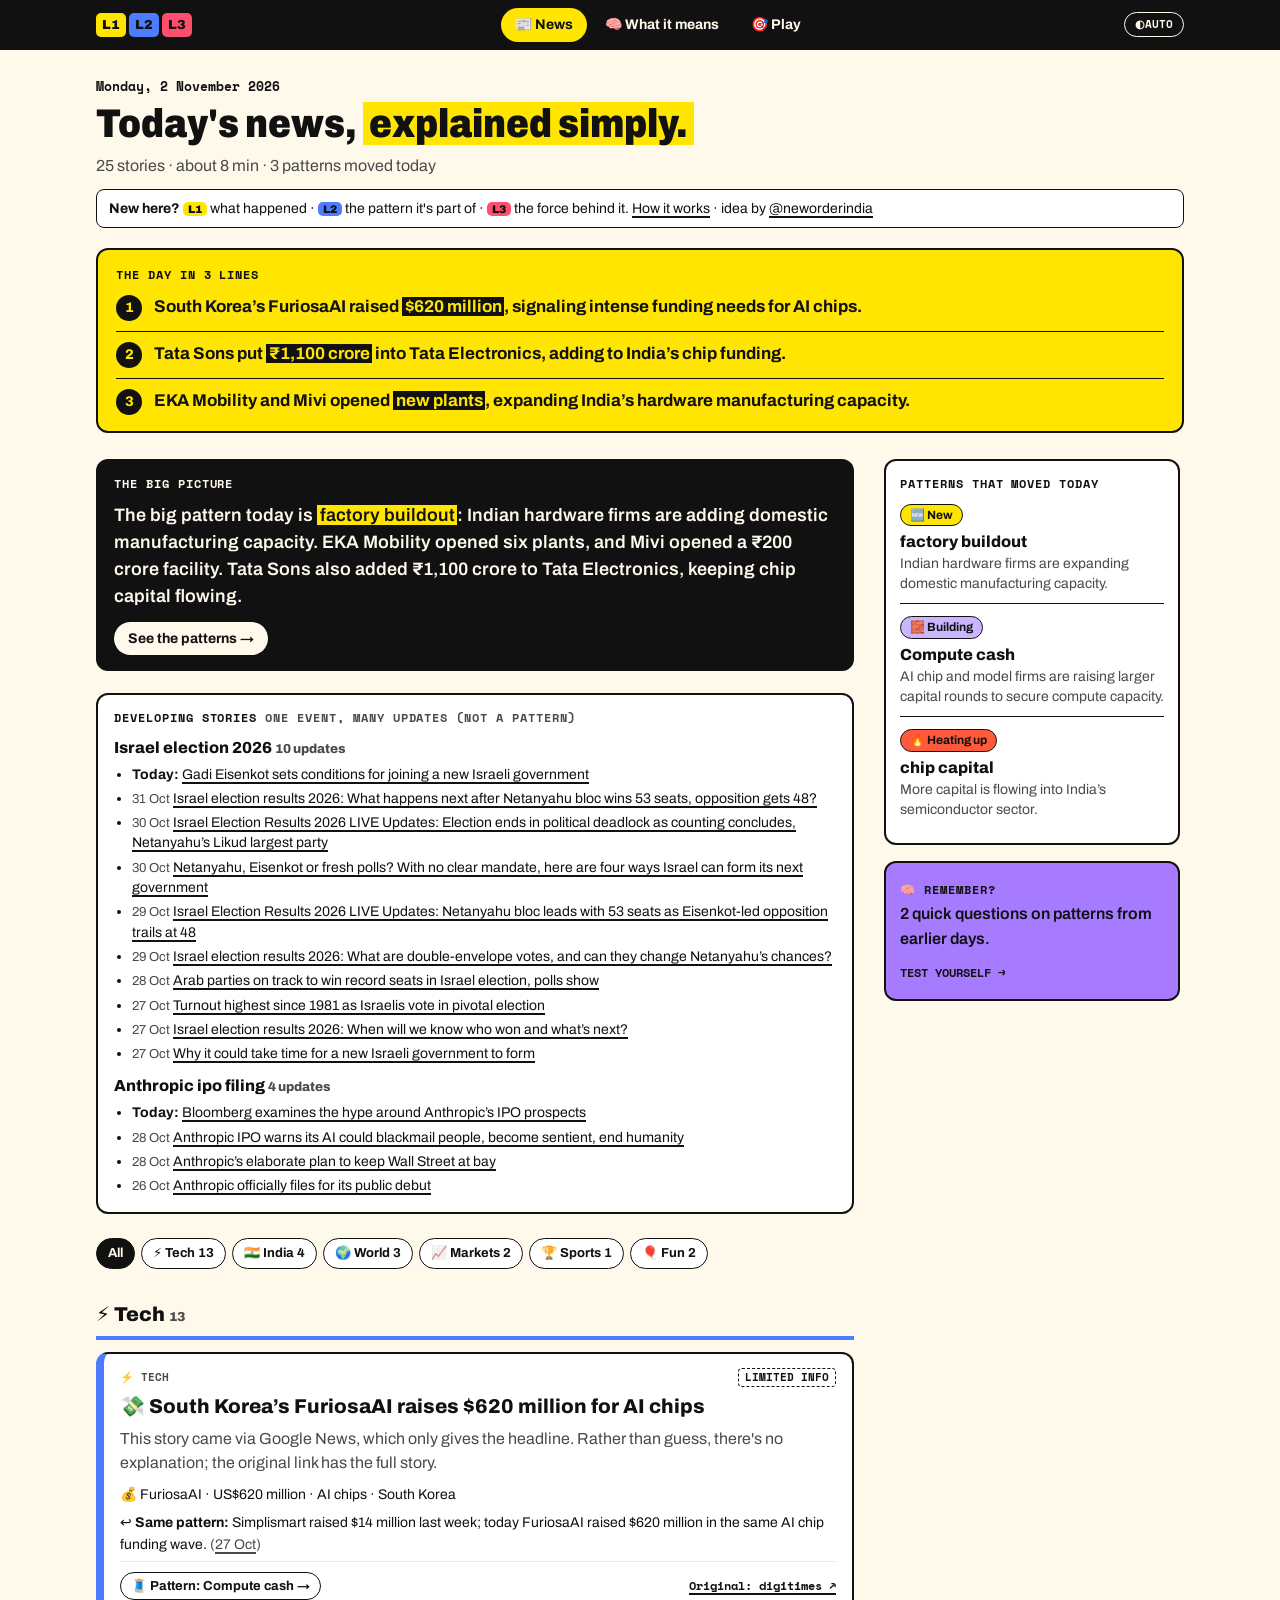
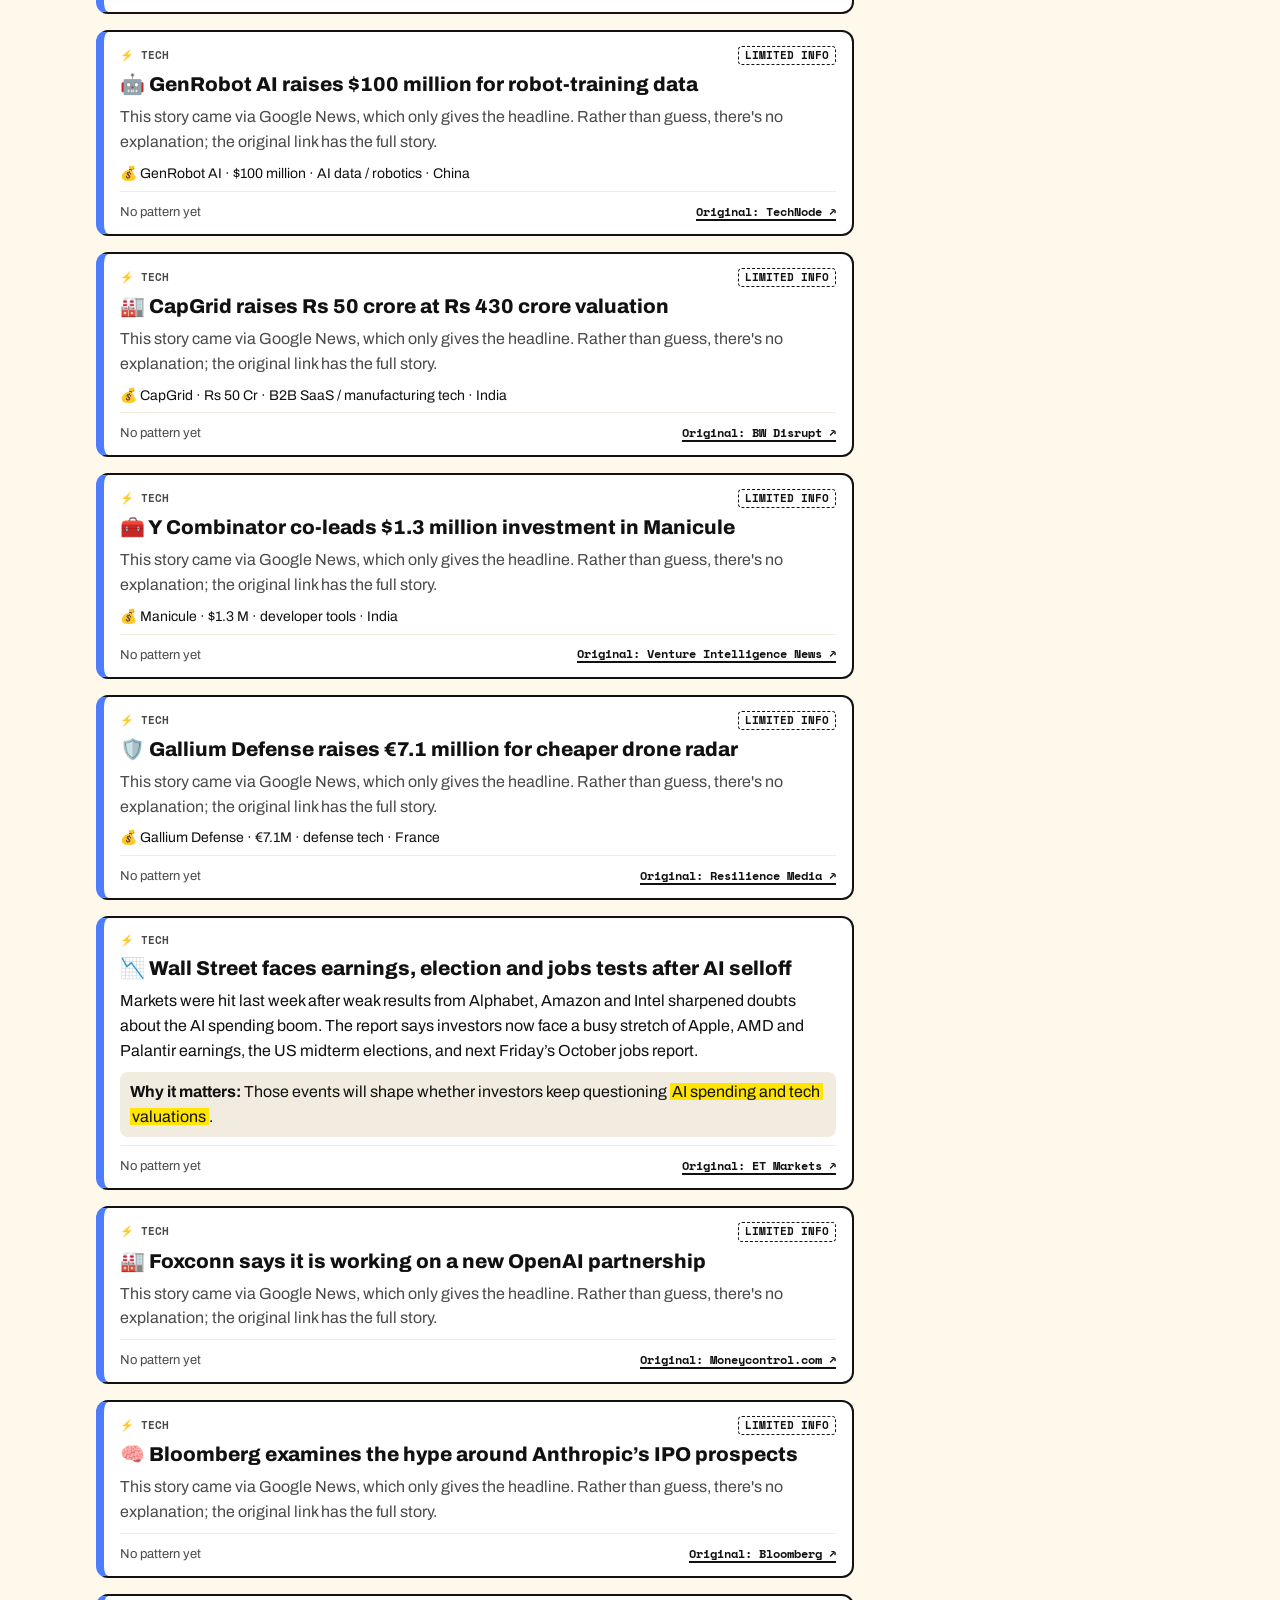
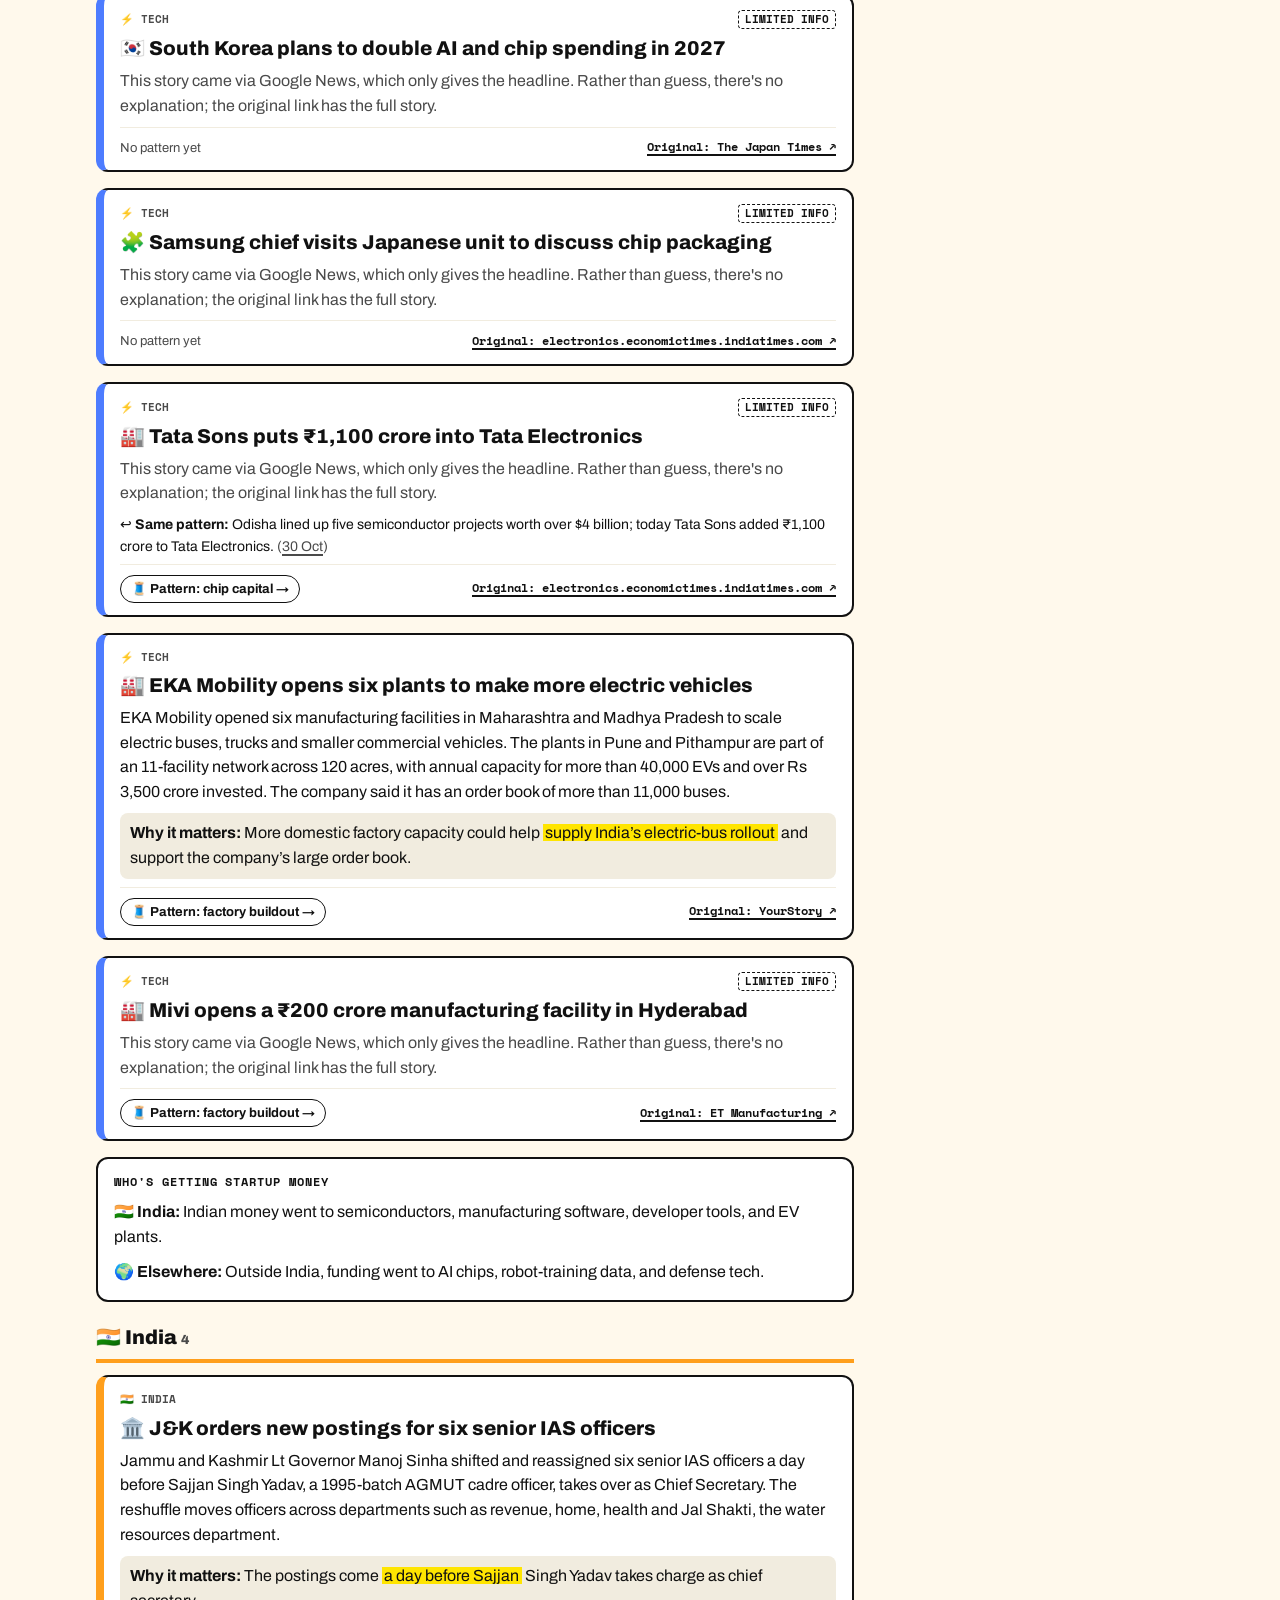
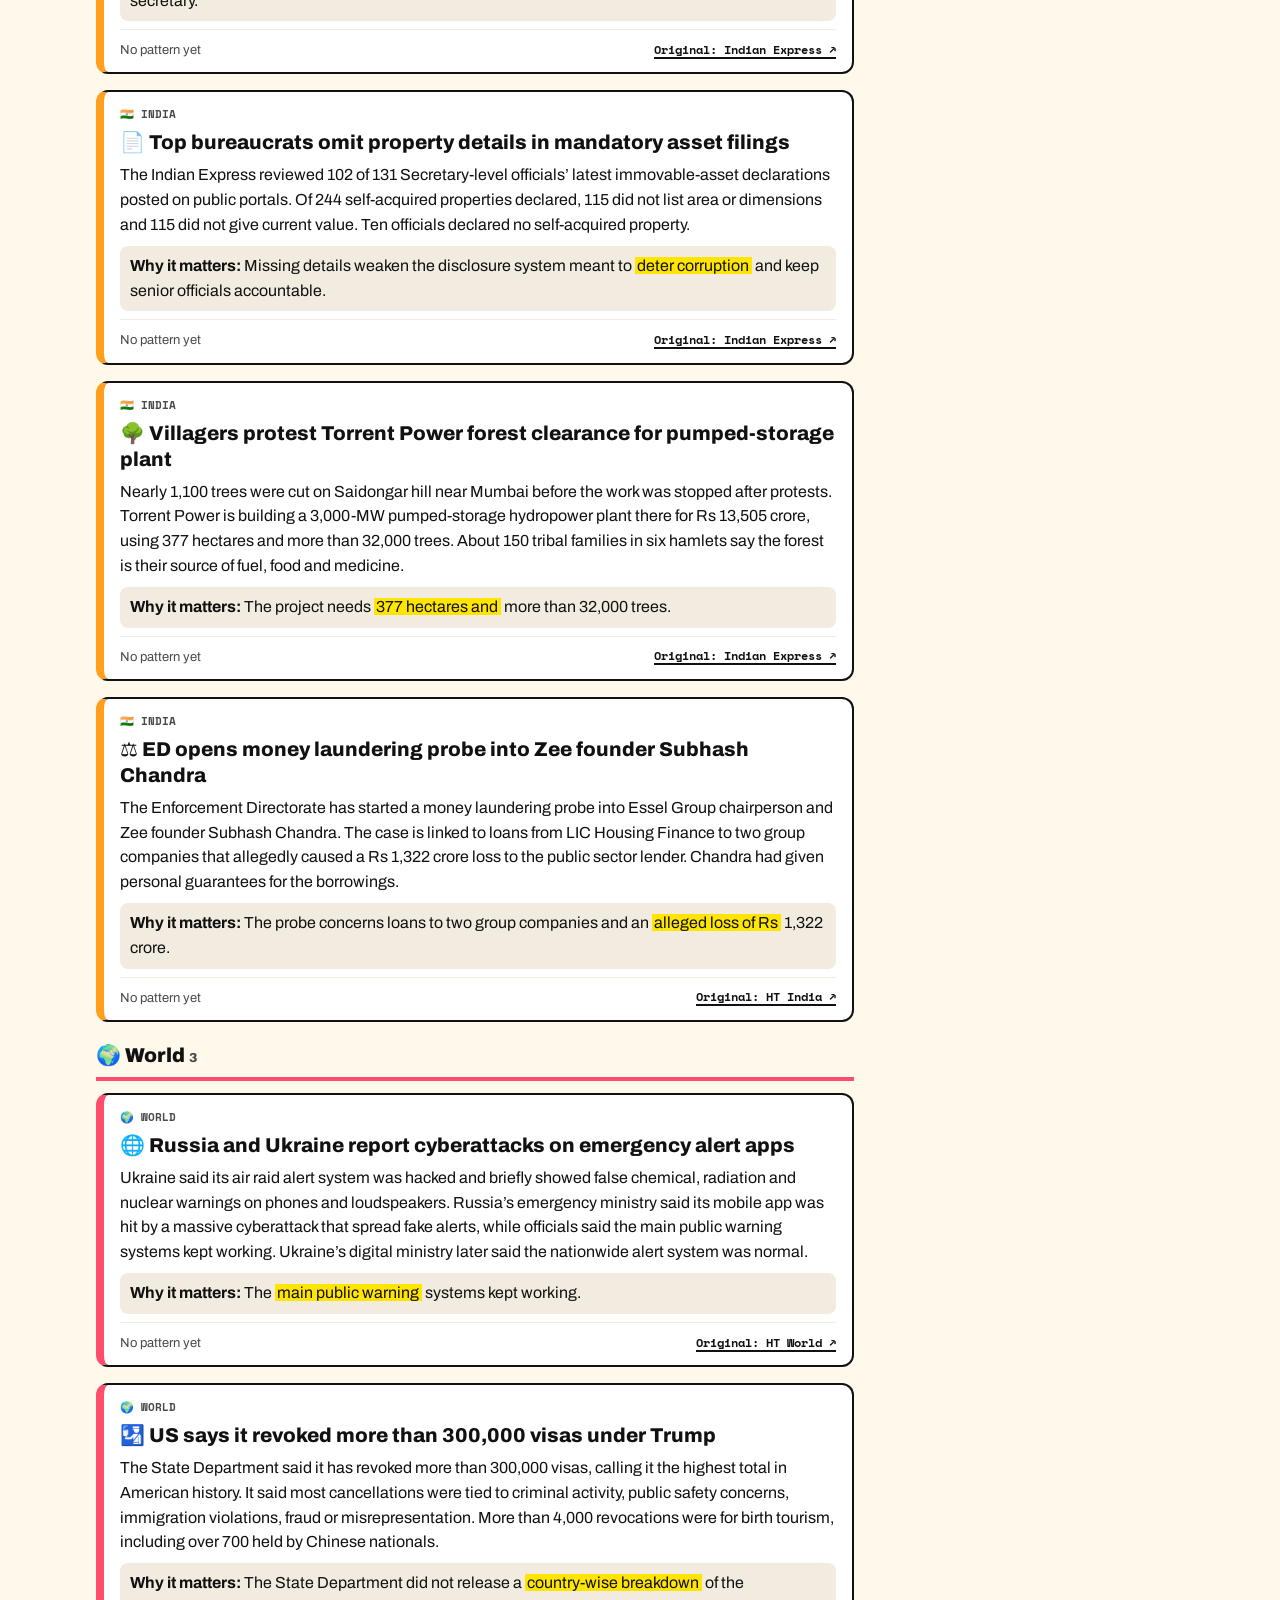
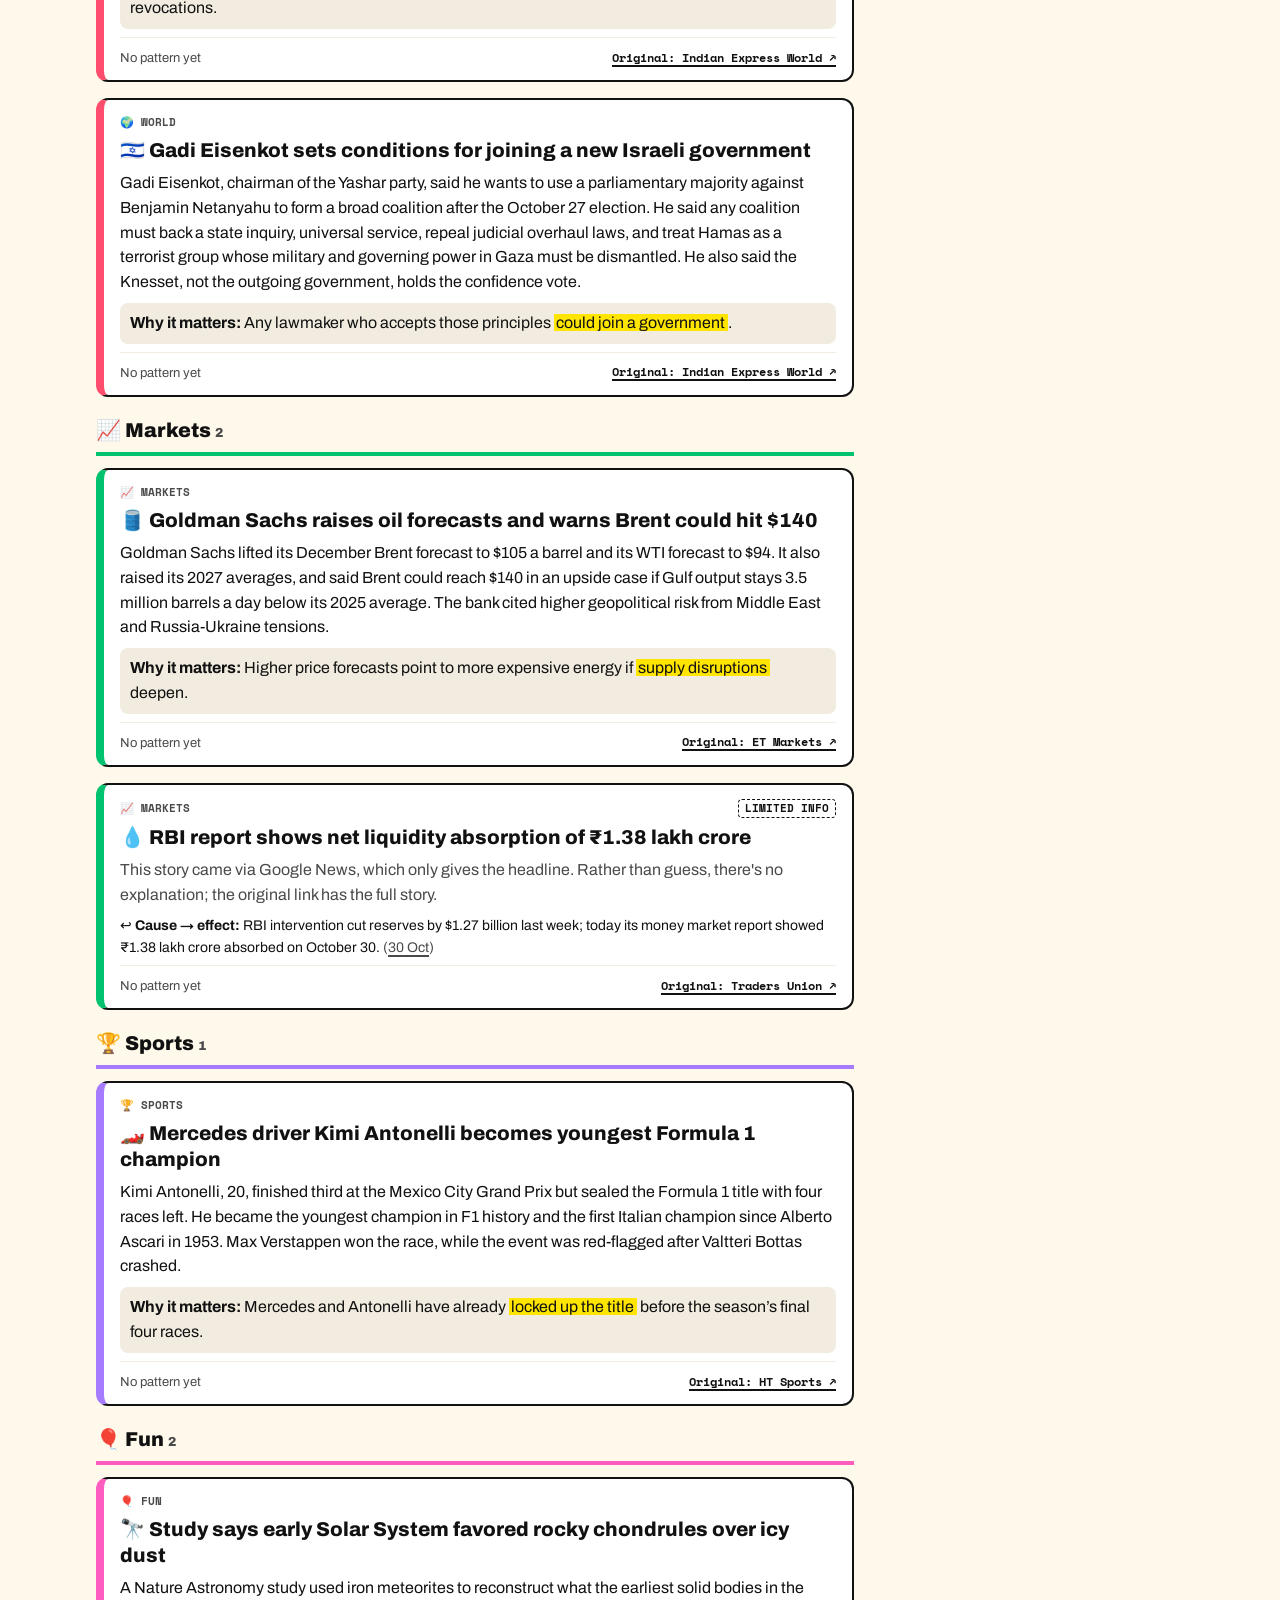
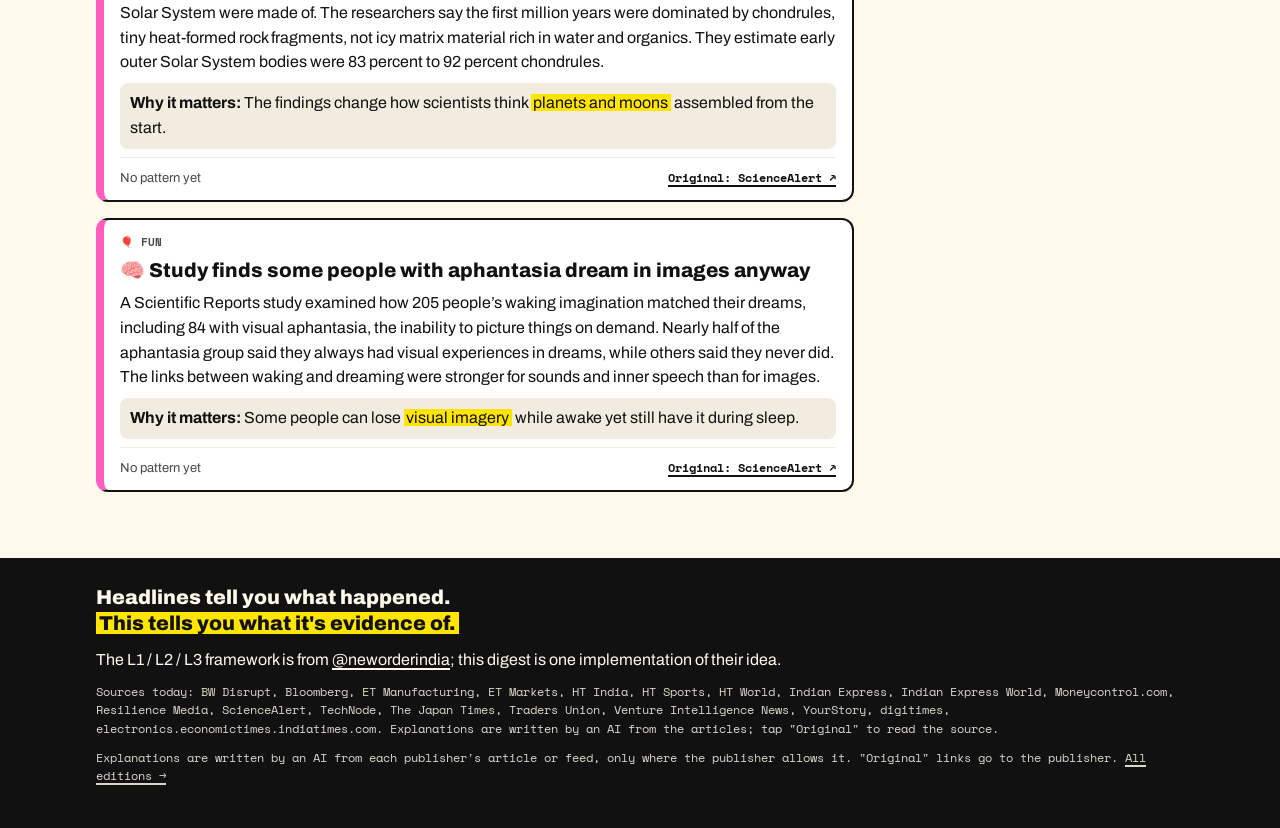
<file: docs/2026-11-02.html>
<!doctype html>
<html lang="en">
<head>
<meta charset="utf-8">
<meta name="viewport" content="width=device-width, initial-scale=1">
<meta name="color-scheme" content="light dark">
<title>L1·L2·L3 · 2 November 2026</title>
<meta name="description" content="South Korea’s FuriosaAI raised $620 million, signaling intense funding needs for AI chips.">
<script>(function(){try{var t=localStorage.getItem("l123-theme");if(t==="light"||t==="dark")document.documentElement.setAttribute("data-theme",t);}catch(e){}})();</script>
<link rel="preconnect" href="https://fonts.googleapis.com">
<link rel="preconnect" href="https://fonts.gstatic.com" crossorigin>
<link rel="stylesheet" href="https://fonts.googleapis.com/css2?family=Archivo:wdth,wght@62..125,400..900&family=Space+Mono:wght@400;700&display=swap">
<link rel="stylesheet" href="assets/digest.css">
<link rel="icon" href="data:image/svg+xml,%3Csvg xmlns='http://www.w3.org/2000/svg' viewBox='0 0 64 64'%3E%3Crect width='64' height='64' rx='12' fill='%230A0A0A'/%3E%3Crect x='10' y='34' width='12' height='20' fill='%23FFE500'/%3E%3Crect x='26' y='22' width='12' height='32' fill='%234D7CFF'/%3E%3Crect x='42' y='10' width='12' height='44' fill='%23FF4D6D'/%3E%3C/svg%3E">
</head>
<body class="daily">
<div class="progress" aria-hidden="true"><span></span></div>
<header class="topbar">
  <div class="topbar-row">
    <a class="logo" href="index.html" aria-label="L1 L2 L3 archive"><span class="lv lv1">L1</span><span class="lv lv2">L2</span><span class="lv lv3">L3</span></a>
    
<nav class="tabs" role="tablist" aria-label="Edition views">
  <button class="tab" role="tab" type="button" data-tab="feed" aria-selected="true">📰 News</button>
  <button class="tab" role="tab" type="button" data-tab="means" aria-selected="false">🧠 What it means</button>
  <button class="tab" role="tab" type="button" data-tab="play" aria-selected="false">🎯 Play</button>
</nav>

    <button class="theme-btn" type="button" aria-label="Switch colour theme"><span class="theme-ico" aria-hidden="true">◐</span><span class="theme-label">Auto</span></button>
  </div>
</header>
<main>


<section class="panel" data-panel="feed">
  <div class="wrap">
    <header class="masthead">
      <p class="mast-date">Monday, 2 November 2026</p>
      <h1 class="mast-title">Today's news, <mark>explained simply.</mark></h1>
      <p class="muted">25 stories · about 8 min · 3 patterns moved today</p>
      <p class="explainer"><b>New here?</b> <span class="lv lv1">L1</span> what happened · <span class="lv lv2">L2</span> the pattern it's part of ·
        <span class="lv lv3">L3</span> the force behind it. <a href="index.html#how">How it works</a> · idea by <a href="https://www.instagram.com/neworderindia/">@neworderindia</a></p>
    </header>

    <section class="tldr">
      <h2 class="label">The day in 3 lines</h2>
      <ol><li><span class="num">1</span><p>South Korea’s FuriosaAI raised <mark>$620 million</mark>, signaling intense funding needs for AI chips.</p></li><li><span class="num">2</span><p>Tata Sons put <mark>₹1,100 crore</mark> into Tata Electronics, adding to India’s chip funding.</p></li><li><span class="num">3</span><p>EKA Mobility and Mivi opened <mark>new plants</mark>, expanding India’s hardware manufacturing capacity.</p></li></ol>
    </section>

    <div class="feed-grid">
      <div class="feed-main">
        <section class="hero">
          <h2 class="label">The big picture</h2>
          <p class="hero-text">The big pattern today is <mark>factory buildout</mark>: Indian hardware firms are adding domestic manufacturing capacity. EKA Mobility opened six plants, and Mivi opened a ₹200 crore facility. Tata Sons also added ₹1,100 crore to Tata Electronics, keeping chip capital flowing.</p>
          <button class="hero-cta" type="button" data-tab-link="means">See the patterns →</button>
        </section>

        
        <section class="developing">
          <h2 class="label">Developing stories <span class="muted">one event, many updates (not a pattern)</span></h2>
          
          <div class="dev">
            <p class="dev-title">Israel election 2026 <span class="muted small">10 updates</span></p>
            <ul class="clues"><li><b>Today:</b> <a href="#i-a913d03b19" data-tab-link="feed" data-scroll="i-a913d03b19">Gadi Eisenkot sets conditions for joining a new Israeli government</a></li><li><span class="muted small">31 Oct</span> <a href="https://indianexpress.com/article/world/israel-election-results-netanyahu-likud-knesset-majority-deadlock-10943232/">Israel election results 2026: What happens next after Netanyahu bloc wins 53 seats, opposition gets 48?</a></li><li><span class="muted small">30 Oct</span> <a href="https://indianexpress.com/article/world/israel-election-results-2026-live-updates-knesset-netanyahu-vs-gadi-eisenkot-who-won-seat-tally-exit-polls-10942833/">Israel Election Results 2026 LIVE Updates: Election ends in political deadlock as counting concludes, Netanyahu’s Likud largest party</a></li><li><span class="muted small">30 Oct</span> <a href="https://www.hindustantimes.com/world-news/israel-election-results-netanyahu-eisenkot-or-fresh-polls-no-clear-majority-four-ways-israel-can-form-next-government-101793321828221.html">Netanyahu, Eisenkot or fresh polls? With no clear mandate, here are four ways Israel can form its next government</a></li><li><span class="muted small">29 Oct</span> <a href="https://indianexpress.com/article/world/israel-election-results-2026-live-updates-knesset-netanyahu-gadi-eisenkot-seat-tally-exit-polls-10939966/">Israel Election Results 2026 LIVE Updates: Netanyahu bloc leads with 53 seats as Eisenkot-led opposition trails at 48</a></li><li><span class="muted small">29 Oct</span> <a href="https://indianexpress.com/article/world/srael-election-results-2026-double-envelope-votes-netanyahu-knesset-majority-10940929/">Israel election results 2026: What are double-envelope votes, and can they change Netanyahu’s chances?</a></li><li><span class="muted small">28 Oct</span> <a href="https://www.aljazeera.com/news/2026/10/28/arab-parties-could-win-18-seats-in-israeli-elections-exit-polls-suggest?traffic_source=rss">Arab parties on track to win record seats in Israel election, polls show</a></li><li><span class="muted small">27 Oct</span> <a href="https://www.bbc.co.uk/news/articles/c3j47l4kdez4o?at_medium=RSS&amp;at_campaign=rss">Turnout highest since 1981 as Israelis vote in pivotal election</a></li><li><span class="muted small">27 Oct</span> <a href="https://www.aljazeera.com/news/2026/10/27/israel-election-results-2026-when-will-we-know-who-won-and-whats-next?traffic_source=rss">Israel election results 2026: When will we know who won and what’s next?</a></li><li><span class="muted small">27 Oct</span> <a href="https://www.bbc.co.uk/news/videos/c574p31l1l2no?at_medium=RSS&amp;at_campaign=rss">Why it could take time for a new Israeli government to form</a></li></ul>
          </div>
          
          <div class="dev">
            <p class="dev-title">Anthropic ipo filing <span class="muted small">4 updates</span></p>
            <ul class="clues"><li><b>Today:</b> <a href="#i-b315b0ad7f" data-tab-link="feed" data-scroll="i-b315b0ad7f">Bloomberg examines the hype around Anthropic’s IPO prospects</a></li><li><span class="muted small">28 Oct</span> <a href="https://arstechnica.com/ai/2026/10/anthropic-ipo-warns-its-ai-could-blackmail-people-become-sentient-end-humanity/">Anthropic IPO warns its AI could blackmail people, become sentient, end humanity</a></li><li><span class="muted small">28 Oct</span> <a href="https://www.theverge.com/ai-artificial-intelligence/1019470/anthropic-ipo-resist-investor-pressure-cut-corners-safety">Anthropic’s elaborate plan to keep Wall Street at bay</a></li><li><span class="muted small">26 Oct</span> <a href="https://techcrunch.com/2026/10/26/anthropic-officially-files-for-its-public-debut/">Anthropic officially files for its public debut</a></li></ul>
          </div>
          
        </section>
        

        <nav class="filters" aria-label="Filter by section">
          <button class="filter is-on" type="button" data-filter="all">All</button>
          <button class="filter s-tech" type="button" data-filter="tech">⚡ Tech 13</button><button class="filter s-politics_india" type="button" data-filter="politics_india">🇮🇳 India 4</button><button class="filter s-politics_world" type="button" data-filter="politics_world">🌍 World 3</button><button class="filter s-markets" type="button" data-filter="markets">📈 Markets 2</button><button class="filter s-sports" type="button" data-filter="sports">🏆 Sports 1</button><button class="filter s-fun" type="button" data-filter="fun">🎈 Fun 2</button>
        </nav>

        
        <div class="sec-block" data-section="tech">
          <h2 class="sec-head s-tech">⚡ Tech <span class="muted small">13</span></h2>
          <article class="card s-tech" data-section="tech" id="i-6436e82727">
  <div class="card-top">
    <span class="tag">⚡ Tech</span>
    <span class="limited" title="google news link">Limited info</span>
  </div>
  <h3 class="headline"><span aria-hidden="true">💸</span> South Korea’s FuriosaAI raises $620 million for AI chips</h3>
  
  <p class="explain muted">This story came via Google News, which only gives the headline.
    Rather than guess, there's no explanation; the original link has the full story.</p>
  
  
  <p class="meta-line">💰 FuriosaAI · US$620 million · AI chips · South Korea</p>
  
  
  <p class="meta-line">↩ <b>Same pattern:</b> Simplismart raised $14 million last week; today FuriosaAI raised $620 million in the same AI chip funding wave. <span class="muted">(<a href="https://news.google.com/rss/articles/[base64]?oc=5">27 Oct</a>)</span></p>
  
  <div class="card-foot">
    <button class="pattern-link" type="button" data-goto="t_ai_compute_capital_surge">🧵 Pattern: Compute cash →</button>
    <a class="source-link" href="https://news.google.com/rss/articles/[base64]?oc=5">Original: digitimes ↗</a>
  </div>
</article><article class="card s-tech" data-section="tech" id="i-a53dbfbd01">
  <div class="card-top">
    <span class="tag">⚡ Tech</span>
    <span class="limited" title="google news link">Limited info</span>
  </div>
  <h3 class="headline"><span aria-hidden="true">🤖</span> GenRobot AI raises $100 million for robot-training data</h3>
  
  <p class="explain muted">This story came via Google News, which only gives the headline.
    Rather than guess, there's no explanation; the original link has the full story.</p>
  
  
  <p class="meta-line">💰 GenRobot AI · $100 million · AI data / robotics · China</p>
  
  
  <div class="card-foot">
    <span class="muted small">No pattern yet</span>
    <a class="source-link" href="https://news.google.com/rss/articles/[base64]?oc=5">Original: TechNode ↗</a>
  </div>
</article><article class="card s-tech" data-section="tech" id="i-e4edb60d81">
  <div class="card-top">
    <span class="tag">⚡ Tech</span>
    <span class="limited" title="google news link">Limited info</span>
  </div>
  <h3 class="headline"><span aria-hidden="true">🏭</span> CapGrid raises Rs 50 crore at Rs 430 crore valuation</h3>
  
  <p class="explain muted">This story came via Google News, which only gives the headline.
    Rather than guess, there's no explanation; the original link has the full story.</p>
  
  
  <p class="meta-line">💰 CapGrid · Rs 50 Cr · B2B SaaS / manufacturing tech · India</p>
  
  
  <div class="card-foot">
    <span class="muted small">No pattern yet</span>
    <a class="source-link" href="https://news.google.com/rss/articles/[base64]?oc=5">Original: BW Disrupt ↗</a>
  </div>
</article><article class="card s-tech" data-section="tech" id="i-41029af9d3">
  <div class="card-top">
    <span class="tag">⚡ Tech</span>
    <span class="limited" title="google news link">Limited info</span>
  </div>
  <h3 class="headline"><span aria-hidden="true">🧰</span> Y Combinator co-leads $1.3 million investment in Manicule</h3>
  
  <p class="explain muted">This story came via Google News, which only gives the headline.
    Rather than guess, there's no explanation; the original link has the full story.</p>
  
  
  <p class="meta-line">💰 Manicule · $1.3 M · developer tools · India</p>
  
  
  <div class="card-foot">
    <span class="muted small">No pattern yet</span>
    <a class="source-link" href="https://news.google.com/rss/articles/[base64]?oc=5">Original: Venture Intelligence News ↗</a>
  </div>
</article><article class="card s-tech" data-section="tech" id="i-796871985d">
  <div class="card-top">
    <span class="tag">⚡ Tech</span>
    <span class="limited" title="google news link">Limited info</span>
  </div>
  <h3 class="headline"><span aria-hidden="true">🛡️</span> Gallium Defense raises €7.1 million for cheaper drone radar</h3>
  
  <p class="explain muted">This story came via Google News, which only gives the headline.
    Rather than guess, there's no explanation; the original link has the full story.</p>
  
  
  <p class="meta-line">💰 Gallium Defense · €7.1M · defense tech · France</p>
  
  
  <div class="card-foot">
    <span class="muted small">No pattern yet</span>
    <a class="source-link" href="https://news.google.com/rss/articles/[base64]?oc=5">Original: Resilience Media ↗</a>
  </div>
</article><article class="card s-tech" data-section="tech" id="i-8deb0d2090">
  <div class="card-top">
    <span class="tag">⚡ Tech</span>
    
  </div>
  <h3 class="headline"><span aria-hidden="true">📉</span> Wall Street faces earnings, election and jobs tests after AI selloff</h3>
  
  <p class="explain">Markets were hit last week after weak results from Alphabet, Amazon and Intel sharpened doubts about the AI spending boom. The report says investors now face a busy stretch of Apple, AMD and Palantir earnings, the US midterm elections, and next Friday’s October jobs report.</p>
  <p class="why-line"><b>Why it matters:</b> Those events will shape whether investors keep questioning <mark>AI spending and tech valuations</mark>.</p>
  
  
  
  <div class="card-foot">
    <span class="muted small">No pattern yet</span>
    <a class="source-link" href="https://economictimes.indiatimes.com/markets/us-stocks/news/us-midterm-elections-apple-earnings-jobs-data-to-test-wall-street-after-ai-rout/articleshow/135444691.cms">Original: ET Markets ↗</a>
  </div>
</article><article class="card s-tech" data-section="tech" id="i-633d3e74e4">
  <div class="card-top">
    <span class="tag">⚡ Tech</span>
    <span class="limited" title="google news link">Limited info</span>
  </div>
  <h3 class="headline"><span aria-hidden="true">🏭</span> Foxconn says it is working on a new OpenAI partnership</h3>
  
  <p class="explain muted">This story came via Google News, which only gives the headline.
    Rather than guess, there's no explanation; the original link has the full story.</p>
  
  
  
  <div class="card-foot">
    <span class="muted small">No pattern yet</span>
    <a class="source-link" href="https://news.google.com/rss/articles/[base64]?oc=5">Original: Moneycontrol.com ↗</a>
  </div>
</article><article class="card s-tech" data-section="tech" id="i-b315b0ad7f">
  <div class="card-top">
    <span class="tag">⚡ Tech</span>
    <span class="limited" title="google news link">Limited info</span>
  </div>
  <h3 class="headline"><span aria-hidden="true">🧠</span> Bloomberg examines the hype around Anthropic’s IPO prospects</h3>
  
  <p class="explain muted">This story came via Google News, which only gives the headline.
    Rather than guess, there's no explanation; the original link has the full story.</p>
  
  
  
  <div class="card-foot">
    <span class="muted small">No pattern yet</span>
    <a class="source-link" href="https://news.google.com/rss/articles/[base64]?oc=5">Original: Bloomberg ↗</a>
  </div>
</article><article class="card s-tech" data-section="tech" id="i-ce8efd07a2">
  <div class="card-top">
    <span class="tag">⚡ Tech</span>
    <span class="limited" title="google news link">Limited info</span>
  </div>
  <h3 class="headline"><span aria-hidden="true">🇰🇷</span> South Korea plans to double AI and chip spending in 2027</h3>
  
  <p class="explain muted">This story came via Google News, which only gives the headline.
    Rather than guess, there's no explanation; the original link has the full story.</p>
  
  
  
  <div class="card-foot">
    <span class="muted small">No pattern yet</span>
    <a class="source-link" href="https://news.google.com/rss/articles/CBMijAFBVV95cUxQT01fOXk3eUJBYjRmZnBYUmpGdVk1WjVCc2VfLWJ1ZmxpQXdQVGNIei12QzBzQlk5eDktazhVdnlLNTFvQUk1ZWJaM1A3X3VZT0FiRjNlSm1pSTNrblR3UjlBSGhvNkNlc05jM09OdG1lNnhRWWxQdTN0eXlKeHhKTnJPUnVPYlZwUk1UMw?oc=5">Original: The Japan Times ↗</a>
  </div>
</article><article class="card s-tech" data-section="tech" id="i-de5d2f010b">
  <div class="card-top">
    <span class="tag">⚡ Tech</span>
    <span class="limited" title="google news link">Limited info</span>
  </div>
  <h3 class="headline"><span aria-hidden="true">🧩</span> Samsung chief visits Japanese unit to discuss chip packaging</h3>
  
  <p class="explain muted">This story came via Google News, which only gives the headline.
    Rather than guess, there's no explanation; the original link has the full story.</p>
  
  
  
  <div class="card-foot">
    <span class="muted small">No pattern yet</span>
    <a class="source-link" href="https://news.google.com/rss/articles/[base64]?oc=5">Original: electronics.economictimes.indiatimes.com ↗</a>
  </div>
</article><article class="card s-tech" data-section="tech" id="i-63c8d18951">
  <div class="card-top">
    <span class="tag">⚡ Tech</span>
    <span class="limited" title="google news link">Limited info</span>
  </div>
  <h3 class="headline"><span aria-hidden="true">🏭</span> Tata Sons puts ₹1,100 crore into Tata Electronics</h3>
  
  <p class="explain muted">This story came via Google News, which only gives the headline.
    Rather than guess, there's no explanation; the original link has the full story.</p>
  
  
  
  <p class="meta-line">↩ <b>Same pattern:</b> Odisha lined up five semiconductor projects worth over $4 billion; today Tata Sons added ₹1,100 crore to Tata Electronics. <span class="muted">(<a href="https://news.google.com/rss/articles/[base64]?oc=5">30 Oct</a>)</span></p>
  
  <div class="card-foot">
    <button class="pattern-link" type="button" data-goto="t_india_semiconductor_capital_boom">🧵 Pattern: chip capital →</button>
    <a class="source-link" href="https://news.google.com/rss/articles/[base64]?oc=5">Original: electronics.economictimes.indiatimes.com ↗</a>
  </div>
</article><article class="card s-tech" data-section="tech" id="i-cffaca47dc">
  <div class="card-top">
    <span class="tag">⚡ Tech</span>
    
  </div>
  <h3 class="headline"><span aria-hidden="true">🏭</span> EKA Mobility opens six plants to make more electric vehicles</h3>
  
  <p class="explain">EKA Mobility opened six manufacturing facilities in Maharashtra and Madhya Pradesh to scale electric buses, trucks and smaller commercial vehicles. The plants in Pune and Pithampur are part of an 11-facility network across 120 acres, with annual capacity for more than 40,000 EVs and over Rs 3,500 crore invested. The company said it has an order book of more than 11,000 buses.</p>
  <p class="why-line"><b>Why it matters:</b> More domestic factory capacity could help <mark>supply India’s electric-bus rollout</mark> and support the company’s large order book.</p>
  
  
  
  <div class="card-foot">
    <button class="pattern-link" type="button" data-goto="t_india_factory_capacity_buildout">🧵 Pattern: factory buildout →</button>
    <a class="source-link" href="https://yourstory.com/2026/11/eka-mobility-expands-manufacturing-footprint">Original: YourStory ↗</a>
  </div>
</article><article class="card s-tech" data-section="tech" id="i-b2556f3e0c">
  <div class="card-top">
    <span class="tag">⚡ Tech</span>
    <span class="limited" title="google news link">Limited info</span>
  </div>
  <h3 class="headline"><span aria-hidden="true">🏭</span> Mivi opens a ₹200 crore manufacturing facility in Hyderabad</h3>
  
  <p class="explain muted">This story came via Google News, which only gives the headline.
    Rather than guess, there's no explanation; the original link has the full story.</p>
  
  
  
  <div class="card-foot">
    <button class="pattern-link" type="button" data-goto="t_india_factory_capacity_buildout">🧵 Pattern: factory buildout →</button>
    <a class="source-link" href="https://news.google.com/rss/articles/[base64]?oc=5">Original: ET Manufacturing ↗</a>
  </div>
</article>
          
          <div class="pulse">
            <h3 class="label">Who's getting startup money</h3>
            <p><b>🇮🇳 India:</b> Indian money went to semiconductors, manufacturing software, developer tools, and EV plants.</p>
            <p><b>🌍 Elsewhere:</b> Outside India, funding went to AI chips, robot-training data, and defense tech.</p>
          </div>
          
        </div>
        
        <div class="sec-block" data-section="politics_india">
          <h2 class="sec-head s-politics_india">🇮🇳 India <span class="muted small">4</span></h2>
          <article class="card s-politics_india" data-section="politics_india" id="i-31edd4ffb2">
  <div class="card-top">
    <span class="tag">🇮🇳 India</span>
    
  </div>
  <h3 class="headline"><span aria-hidden="true">🏛️</span> J&amp;K orders new postings for six senior IAS officers</h3>
  
  <p class="explain">Jammu and Kashmir Lt Governor Manoj Sinha shifted and reassigned six senior IAS officers a day before Sajjan Singh Yadav, a 1995-batch AGMUT cadre officer, takes over as Chief Secretary. The reshuffle moves officers across departments such as revenue, home, health and Jal Shakti, the water resources department.</p>
  <p class="why-line"><b>Why it matters:</b> The postings come <mark>a day before Sajjan</mark> Singh Yadav takes charge as chief secretary.</p>
  
  
  
  <div class="card-foot">
    <span class="muted small">No pattern yet</span>
    <a class="source-link" href="https://indianexpress.com/article/india/jammu-kashmir-ias-officers-reshuffle-manoj-sinha-orders-new-postings-10946466/">Original: Indian Express ↗</a>
  </div>
</article><article class="card s-politics_india" data-section="politics_india" id="i-4419e8e75d">
  <div class="card-top">
    <span class="tag">🇮🇳 India</span>
    
  </div>
  <h3 class="headline"><span aria-hidden="true">📄</span> Top bureaucrats omit property details in mandatory asset filings</h3>
  
  <p class="explain">The Indian Express reviewed 102 of 131 Secretary-level officials’ latest immovable-asset declarations posted on public portals. Of 244 self-acquired properties declared, 115 did not list area or dimensions and 115 did not give current value. Ten officials declared no self-acquired property.</p>
  <p class="why-line"><b>Why it matters:</b> Missing details weaken the disclosure system meant to <mark>deter corruption</mark> and keep senior officials accountable.</p>
  
  
  
  <div class="card-foot">
    <span class="muted small">No pattern yet</span>
    <a class="source-link" href="https://indianexpress.com/article/india/ias-officers-property-declarations-disclosure-gaps-10946481/">Original: Indian Express ↗</a>
  </div>
</article><article class="card s-politics_india" data-section="politics_india" id="i-11b45fdac4">
  <div class="card-top">
    <span class="tag">🇮🇳 India</span>
    
  </div>
  <h3 class="headline"><span aria-hidden="true">🌳</span> Villagers protest Torrent Power forest clearance for pumped-storage plant</h3>
  
  <p class="explain">Nearly 1,100 trees were cut on Saidongar hill near Mumbai before the work was stopped after protests. Torrent Power is building a 3,000-MW pumped-storage hydropower plant there for Rs 13,505 crore, using 377 hectares and more than 32,000 trees. About 150 tribal families in six hamlets say the forest is their source of fuel, food and medicine.</p>
  <p class="why-line"><b>Why it matters:</b> The project needs <mark>377 hectares and</mark> more than 32,000 trees.</p>
  
  
  
  <div class="card-foot">
    <span class="muted small">No pattern yet</span>
    <a class="source-link" href="https://indianexpress.com/article/india/karjat-pumped-storage-project-torrent-power-forest-felling-western-ghats-tribals-10946476/">Original: Indian Express ↗</a>
  </div>
</article><article class="card s-politics_india" data-section="politics_india" id="i-de4eca55c6">
  <div class="card-top">
    <span class="tag">🇮🇳 India</span>
    
  </div>
  <h3 class="headline"><span aria-hidden="true">⚖️</span> ED opens money laundering probe into Zee founder Subhash Chandra</h3>
  
  <p class="explain">The Enforcement Directorate has started a money laundering probe into Essel Group chairperson and Zee founder Subhash Chandra. The case is linked to loans from LIC Housing Finance to two group companies that allegedly caused a Rs 1,322 crore loss to the public sector lender. Chandra had given personal guarantees for the borrowings.</p>
  <p class="why-line"><b>Why it matters:</b> The probe concerns loans to two group companies and an <mark>alleged loss of Rs</mark> 1,322 crore.</p>
  
  
  
  <div class="card-foot">
    <span class="muted small">No pattern yet</span>
    <a class="source-link" href="https://www.hindustantimes.com/india-news/ed-launches-money-laundering-probe-against-zee-founder-subhash-chandra-101793589715334.html">Original: HT India ↗</a>
  </div>
</article>
          
        </div>
        
        <div class="sec-block" data-section="politics_world">
          <h2 class="sec-head s-politics_world">🌍 World <span class="muted small">3</span></h2>
          <article class="card s-politics_world" data-section="politics_world" id="i-63b1f01e5d">
  <div class="card-top">
    <span class="tag">🌍 World</span>
    
  </div>
  <h3 class="headline"><span aria-hidden="true">🌐</span> Russia and Ukraine report cyberattacks on emergency alert apps</h3>
  
  <p class="explain">Ukraine said its air raid alert system was hacked and briefly showed false chemical, radiation and nuclear warnings on phones and loudspeakers. Russia’s emergency ministry said its mobile app was hit by a massive cyberattack that spread fake alerts, while officials said the main public warning systems kept working. Ukraine’s digital ministry later said the nationwide alert system was normal.</p>
  <p class="why-line"><b>Why it matters:</b> The <mark>main public warning</mark> systems kept working.</p>
  
  
  
  <div class="card-foot">
    <span class="muted small">No pattern yet</span>
    <a class="source-link" href="https://www.hindustantimes.com/world-news/fake-nuclear-chemical-threat-alerts-flash-as-russia-ukraine-report-cyberattacks-on-emergency-apps-101793590311027.html">Original: HT World ↗</a>
  </div>
</article><article class="card s-politics_world" data-section="politics_world" id="i-3e5e87441d">
  <div class="card-top">
    <span class="tag">🌍 World</span>
    
  </div>
  <h3 class="headline"><span aria-hidden="true">🛂</span> US says it revoked more than 300,000 visas under Trump</h3>
  
  <p class="explain">The State Department said it has revoked more than 300,000 visas, calling it the highest total in American history. It said most cancellations were tied to criminal activity, public safety concerns, immigration violations, fraud or misrepresentation. More than 4,000 revocations were for birth tourism, including over 700 held by Chinese nationals.</p>
  <p class="why-line"><b>Why it matters:</b> The State Department did not release a <mark>country-wise breakdown</mark> of the revocations.</p>
  
  
  
  <div class="card-foot">
    <span class="muted small">No pattern yet</span>
    <a class="source-link" href="https://indianexpress.com/article/world/us-news/us-revokes-300000-visas-under-trump-what-indian-students-and-workers-need-to-know-10945998/">Original: Indian Express World ↗</a>
  </div>
</article><article class="card s-politics_world" data-section="politics_world" id="i-a913d03b19">
  <div class="card-top">
    <span class="tag">🌍 World</span>
    
  </div>
  <h3 class="headline"><span aria-hidden="true">🇮🇱</span> Gadi Eisenkot sets conditions for joining a new Israeli government</h3>
  
  <p class="explain">Gadi Eisenkot, chairman of the Yashar party, said he wants to use a parliamentary majority against Benjamin Netanyahu to form a broad coalition after the October 27 election. He said any coalition must back a state inquiry, universal service, repeal judicial overhaul laws, and treat Hamas as a terrorist group whose military and governing power in Gaza must be dismantled. He also said the Knesset, not the outgoing government, holds the confidence vote.</p>
  <p class="why-line"><b>Why it matters:</b> Any lawmaker who accepts those principles <mark>could join a government</mark>.</p>
  
  
  
  <div class="card-foot">
    <span class="muted small">No pattern yet</span>
    <a class="source-link" href="https://indianexpress.com/article/world/israel-election-2026-eisenkot-coalition-conditions-knesset-majority-netanyahu-result-10945762/">Original: Indian Express World ↗</a>
  </div>
</article>
          
        </div>
        
        <div class="sec-block" data-section="markets">
          <h2 class="sec-head s-markets">📈 Markets <span class="muted small">2</span></h2>
          <article class="card s-markets" data-section="markets" id="i-d469b2bf1a">
  <div class="card-top">
    <span class="tag">📈 Markets</span>
    
  </div>
  <h3 class="headline"><span aria-hidden="true">🛢️</span> Goldman Sachs raises oil forecasts and warns Brent could hit $140</h3>
  
  <p class="explain">Goldman Sachs lifted its December Brent forecast to $105 a barrel and its WTI forecast to $94. It also raised its 2027 averages, and said Brent could reach $140 in an upside case if Gulf output stays 3.5 million barrels a day below its 2025 average. The bank cited higher geopolitical risk from Middle East and Russia-Ukraine tensions.</p>
  <p class="why-line"><b>Why it matters:</b> Higher price forecasts point to more expensive energy if <mark>supply disruptions</mark> deepen.</p>
  
  
  
  <div class="card-foot">
    <span class="muted small">No pattern yet</span>
    <a class="source-link" href="https://economictimes.indiatimes.com/markets/us-stocks/news/goldman-sachs-raises-oil-price-forecasts-warns-brent-could-hit-140-in-2027/articleshow/135445233.cms">Original: ET Markets ↗</a>
  </div>
</article><article class="card s-markets" data-section="markets" id="i-a297b0bc78">
  <div class="card-top">
    <span class="tag">📈 Markets</span>
    <span class="limited" title="google news link">Limited info</span>
  </div>
  <h3 class="headline"><span aria-hidden="true">💧</span> RBI report shows net liquidity absorption of ₹1.38 lakh crore</h3>
  
  <p class="explain muted">This story came via Google News, which only gives the headline.
    Rather than guess, there's no explanation; the original link has the full story.</p>
  
  
  
  <p class="meta-line">↩ <b>Cause → effect:</b> RBI intervention cut reserves by $1.27 billion last week; today its money market report showed ₹1.38 lakh crore absorbed on October 30. <span class="muted">(<a href="https://news.google.com/rss/articles/[base64]?oc=5">30 Oct</a>)</span></p>
  
  <div class="card-foot">
    <span class="muted small">No pattern yet</span>
    <a class="source-link" href="https://news.google.com/rss/articles/[base64]?oc=5">Original: Traders Union ↗</a>
  </div>
</article>
          
        </div>
        
        <div class="sec-block" data-section="sports">
          <h2 class="sec-head s-sports">🏆 Sports <span class="muted small">1</span></h2>
          <article class="card s-sports" data-section="sports" id="i-eb1c81de1b">
  <div class="card-top">
    <span class="tag">🏆 Sports</span>
    
  </div>
  <h3 class="headline"><span aria-hidden="true">🏎️</span> Mercedes driver Kimi Antonelli becomes youngest Formula 1 champion</h3>
  
  <p class="explain">Kimi Antonelli, 20, finished third at the Mexico City Grand Prix but sealed the Formula 1 title with four races left. He became the youngest champion in F1 history and the first Italian champion since Alberto Ascari in 1953. Max Verstappen won the race, while the event was red-flagged after Valtteri Bottas crashed.</p>
  <p class="why-line"><b>Why it matters:</b> Mercedes and Antonelli have already <mark>locked up the title</mark> before the season’s final four races.</p>
  
  
  
  <div class="card-foot">
    <span class="muted small">No pattern yet</span>
    <a class="source-link" href="https://www.hindustantimes.com/sports/others/mercedes-driver-kimi-antonelli-becomes-youngest-champion-in-f1-history-at-age-20-101793578975837.html">Original: HT Sports ↗</a>
  </div>
</article>
          
        </div>
        
        <div class="sec-block" data-section="fun">
          <h2 class="sec-head s-fun">🎈 Fun <span class="muted small">2</span></h2>
          <article class="card s-fun" data-section="fun" id="i-662027d2f3">
  <div class="card-top">
    <span class="tag">🎈 Fun</span>
    
  </div>
  <h3 class="headline"><span aria-hidden="true">🔭</span> Study says early Solar System favored rocky chondrules over icy dust</h3>
  
  <p class="explain">A Nature Astronomy study used iron meteorites to reconstruct what the earliest solid bodies in the Solar System were made of. The researchers say the first million years were dominated by chondrules, tiny heat-formed rock fragments, not icy matrix material rich in water and organics. They estimate early outer Solar System bodies were 83 percent to 92 percent chondrules.</p>
  <p class="why-line"><b>Why it matters:</b> The findings change how scientists think <mark>planets and moons</mark> assembled from the start.</p>
  
  
  
  <div class="card-foot">
    <span class="muted small">No pattern yet</span>
    <a class="source-link" href="https://www.sciencealert.com/the-solar-system-was-choosing-fire-over-ice-right-from-the-beginning-study-shows">Original: ScienceAlert ↗</a>
  </div>
</article><article class="card s-fun" data-section="fun" id="i-939d9d980b">
  <div class="card-top">
    <span class="tag">🎈 Fun</span>
    
  </div>
  <h3 class="headline"><span aria-hidden="true">🧠</span> Study finds some people with aphantasia dream in images anyway</h3>
  
  <p class="explain">A Scientific Reports study examined how 205 people’s waking imagination matched their dreams, including 84 with visual aphantasia, the inability to picture things on demand. Nearly half of the aphantasia group said they always had visual experiences in dreams, while others said they never did. The links between waking and dreaming were stronger for sounds and inner speech than for images.</p>
  <p class="why-line"><b>Why it matters:</b> Some people can lose <mark>visual imagery</mark> while awake yet still have it during sleep.</p>
  
  
  
  <div class="card-foot">
    <span class="muted small">No pattern yet</span>
    <a class="source-link" href="https://www.sciencealert.com/aphantasia-some-people-cant-picture-things-while-awake-but-see-them-in-dreams">Original: ScienceAlert ↗</a>
  </div>
</article>
          
        </div>
        
      </div>

      <aside class="feed-side">
        <div class="side-box movers-box">
          <h2 class="label">Patterns that moved today <span class="swipe">swipe →</span></h2>
          <div class="movers">
          
          <button class="mover" type="button" data-goto="t_india_factory_capacity_buildout">
            <span class="chip st-new">🆕 New</span>
            <span class="mover-name">factory buildout</span>
            <span class="mover-line">Indian hardware firms are expanding domestic manufacturing capacity.</span>
          </button>
          
          <button class="mover" type="button" data-goto="t_ai_compute_capital_surge">
            <span class="chip st-building">🧱 Building</span>
            <span class="mover-name">Compute cash</span>
            <span class="mover-line">AI chip and model firms are raising larger capital rounds to secure compute capacity.</span>
          </button>
          
          <button class="mover" type="button" data-goto="t_india_semiconductor_capital_boom">
            <span class="chip st-heating">🔥 Heating up</span>
            <span class="mover-name">chip capital</span>
            <span class="mover-line">More capital is flowing into India’s semiconductor sector.</span>
          </button>
          
          </div>
        </div>
        
        <button class="side-box side-remember" type="button" data-tab-link="play">
          <span class="label">🧠 Remember?</span>
          <span class="side-text">2 quick questions on patterns from earlier days.</span>
          <span class="side-cta">Test yourself →</span>
        </button>
        
      </aside>
    </div>
  </div>
</section>


<section class="panel" data-panel="means" hidden>
  <div class="wrap">
    <div class="ladder">
      <div class="rung r1"><span class="rung-l">L1</span><span class="rung-t">What happened</span><span class="rung-s">one story, one day</span></div>
      <div class="rung r2"><span class="rung-l">L2</span><span class="rung-t">The pattern</span><span class="rung-s">many stories, weeks</span></div>
      <div class="rung r3"><span class="rung-l">L3</span><span class="rung-t">The force</span><span class="rung-s">the deep reason, always</span></div>
    </div>
    <p class="muted center">Stories (L1) are clues. Clues that keep repeating make a pattern (L2). Every pattern is pushed by a force (L3).</p>

    
    <div class="map-wrap">
      <h2 class="h2">The map <span class="muted small">hover a box to trace it</span></h2>
      <div class="map">
        <svg class="map-lines" aria-hidden="true"></svg>
        <div class="map-col" data-col="1">
          <div class="map-h">L1 · Stories</div>
          <div class="node n1 s-tech" data-id="i-6436e82727" data-to="t-t_ai_compute_capital_surge">South Korea’s FuriosaAI raises $620 million for AI chips</div><div class="node n1 s-tech" data-id="i-63c8d18951" data-to="t-t_india_semiconductor_capital_boom">Tata Sons puts ₹1,100 crore into Tata Electronics</div><div class="node n1 s-tech" data-id="i-cffaca47dc" data-to="t-t_india_factory_capacity_buildout">EKA Mobility opens six plants to make more electric vehicles</div><div class="node n1 s-tech" data-id="i-b2556f3e0c" data-to="t-t_india_factory_capacity_buildout">Mivi opens a ₹200 crore manufacturing facility in Hyderabad</div>
        </div>
        <div class="map-col" data-col="2">
          <div class="map-h">L2 · Patterns</div>
          <div class="node n2 st-new" data-id="t-t_india_factory_capacity_buildout" data-to="f-capital f-technology ">factory buildout</div><div class="node n2 st-heating" data-id="t-t_india_semiconductor_capital_boom" data-to="f-capital f-technology ">chip capital</div><div class="node n2 st-building" data-id="t-t_ai_compute_capital_surge" data-to="f-capital f-technology ">Compute cash</div>
        </div>
        <div class="map-col" data-col="3">
          <div class="map-h">L3 · Forces</div>
          <div class="node n3 f-technology" data-id="f-technology">⚙️ Technology</div><div class="node n3 f-capital" data-id="f-capital">💰 Money</div><div class="node n3 f-geopolitics is-quiet" data-id="f-geopolitics">🌐 Geopolitics</div><div class="node n3 f-regulation is-quiet" data-id="f-regulation">⚖️ Rules</div><div class="node n3 f-demographics is-quiet" data-id="f-demographics">👥 People</div>
        </div>
      </div>
    </div>
    

    
    <section class="level">
      <div class="level-h"><span class="big-l l-2">L2</span><div><h2 class="h2">The patterns</h2><p class="muted">Things that keep happening. Learn these and the news starts making sense.</p></div></div>
      <div class="force-filter" role="group" aria-label="Filter patterns by force">
        <button class="ff is-on" type="button" data-ff="all">All</button>
        <button class="ff f-technology" type="button" data-ff="technology">⚙️ Technology</button><button class="ff f-capital" type="button" data-ff="capital">💰 Money</button><button class="ff f-regulation" type="button" data-ff="regulation">⚖️ Rules</button>
      </div>
      <div class="threads">
        
        <article class="thread st-new" id="t_india_factory_capacity_buildout" data-forces="capital technology">
          <div class="thread-top"><span class="chip st-new">🆕 New</span><span class="muted small">2 different events since 2 Nov · <b>+2 today</b></span></div>
          <h3 class="thread-name">factory buildout</h3>
          <dl class="teach">
            <dt>In one line</dt><dd>Indian hardware firms are expanding domestic manufacturing capacity.</dd>
            <dt>It's like</dt><dd>Like opening more kitchen stations to serve more diners.</dd>
            <dt>Why (L3)</dt><dd>Capital and technology are making local production more practical and scalable, so firms add plants at home. <span class="forces-inline"><span class="fchip f-capital">💰 Money</span><span class="fchip f-technology">⚙️ Technology</span></span></dd>
          </dl>
          <p class="rule">Remember it as: <mark>More plants, closer to home.</mark></p>
          
          <p class="sub-label">Today's clues</p>
          <ul class="clues"><li><a href="#i-cffaca47dc" data-tab-link="feed" data-scroll="i-cffaca47dc">EKA Mobility opens six plants to make more electric vehicles</a></li><li><a href="#i-b2556f3e0c" data-tab-link="feed" data-scroll="i-b2556f3e0c">Mivi opens a ₹200 crore manufacturing facility in Hyderabad</a></li></ul>
          
          
          <div class="timeline" role="img" aria-label="Clues per day over the last 14 days">
            <i class="tl-d" style="--n: 0" title="20 Oct: 0"></i><i class="tl-d" style="--n: 0" title="21 Oct: 0"></i><i class="tl-d" style="--n: 0" title="22 Oct: 0"></i><i class="tl-d" style="--n: 0" title="23 Oct: 0"></i><i class="tl-d" style="--n: 0" title="24 Oct: 0"></i><i class="tl-d" style="--n: 0" title="25 Oct: 0"></i><i class="tl-d" style="--n: 0" title="26 Oct: 0"></i><i class="tl-d" style="--n: 0" title="27 Oct: 0"></i><i class="tl-d" style="--n: 0" title="28 Oct: 0"></i><i class="tl-d" style="--n: 0" title="29 Oct: 0"></i><i class="tl-d" style="--n: 0" title="30 Oct: 0"></i><i class="tl-d" style="--n: 0" title="31 Oct: 0"></i><i class="tl-d" style="--n: 0" title="1 Nov: 0"></i><i class="tl-d on now" style="--n: 2" title="2 Nov: 2"></i>
          </div>
          <div class="tl-axis"><span>14 days ago</span><span>clues per day</span><span>today</span></div>
        </article>
        
        <article class="thread st-heating" id="t_india_semiconductor_capital_boom" data-forces="capital technology">
          <div class="thread-top"><span class="chip st-heating">🔥 Heating up</span><span class="muted small">6 different events since 11 Oct · <b>+1 today</b></span></div>
          <h3 class="thread-name">chip capital</h3>
          <dl class="teach">
            <dt>In one line</dt><dd>More capital is flowing into India’s semiconductor sector.</dd>
            <dt>It's like</dt><dd>Like a busy market where more buyers keep showing up.</dd>
            <dt>Why (L3)</dt><dd>Capital follows sectors where technology demand is rising and investors see more places to put money. <span class="forces-inline"><span class="fchip f-capital">💰 Money</span><span class="fchip f-technology">⚙️ Technology</span></span></dd>
          </dl>
          <p class="rule">Remember it as: <mark>Follow the money into chips.</mark></p>
          
          <p class="sub-label">Today's clues</p>
          <ul class="clues"><li><a href="#i-63c8d18951" data-tab-link="feed" data-scroll="i-63c8d18951">Tata Sons puts ₹1,100 crore into Tata Electronics</a></li></ul>
          
          
          <p class="sub-label">Earlier clues</p>
          <ul class="clues"><li><span class="muted small">1 Nov</span> <a href="https://news.google.com/rss/articles/[base64]?oc=5">Cabinet approves Rs 1.27 lakh crore Semicon 2.0 to strengthen India’s semiconductor ecosystem</a></li><li><span class="muted small">31 Oct</span> <a href="https://news.google.com/rss/articles/[base64]?oc=5">Tata Sons infuses Rs 1,100 crore in iPhone, semiconductor biz Tata Electronics</a></li><li><span class="muted small">30 Oct</span> <a href="https://news.google.com/rss/articles/[base64]?oc=5">Odisha eyes semiconductor push with five projects worth over $4 billion</a></li></ul>
          
          <div class="timeline" role="img" aria-label="Clues per day over the last 14 days">
            <i class="tl-d" style="--n: 0" title="20 Oct: 0"></i><i class="tl-d" style="--n: 0" title="21 Oct: 0"></i><i class="tl-d" style="--n: 0" title="22 Oct: 0"></i><i class="tl-d" style="--n: 0" title="23 Oct: 0"></i><i class="tl-d on" style="--n: 4" title="24 Oct: 4"></i><i class="tl-d" style="--n: 0" title="25 Oct: 0"></i><i class="tl-d on" style="--n: 3" title="26 Oct: 3"></i><i class="tl-d on" style="--n: 2" title="27 Oct: 2"></i><i class="tl-d on" style="--n: 3" title="28 Oct: 3"></i><i class="tl-d on" style="--n: 1" title="29 Oct: 1"></i><i class="tl-d on" style="--n: 1" title="30 Oct: 1"></i><i class="tl-d on" style="--n: 1" title="31 Oct: 1"></i><i class="tl-d on" style="--n: 1" title="1 Nov: 1"></i><i class="tl-d on now" style="--n: 1" title="2 Nov: 1"></i>
          </div>
          <div class="tl-axis"><span>14 days ago</span><span>clues per day</span><span>today</span></div>
        </article>
        
        <article class="thread st-building" id="t_ai_compute_capital_surge" data-forces="capital technology">
          <div class="thread-top"><span class="chip st-building">🧱 Building</span><span class="muted small">3 different events since 20 Oct · <b>+1 today</b></span></div>
          <h3 class="thread-name">Compute cash</h3>
          <dl class="teach">
            <dt>In one line</dt><dd>AI chip and model firms are raising larger capital rounds to secure compute capacity.</dd>
            <dt>It's like</dt><dd>Like stocking up before a long winter: everyone needs supplies, so the bills get bigger.</dd>
            <dt>Why (L3)</dt><dd>Compute is expensive and scarce, so capital flows toward firms that can buy or build more of it. <span class="forces-inline"><span class="fchip f-capital">💰 Money</span><span class="fchip f-technology">⚙️ Technology</span></span></dd>
          </dl>
          <p class="rule">Remember it as: <mark>Bigger rounds, more compute.</mark></p>
          
          <p class="sub-label">Today's clues</p>
          <ul class="clues"><li><a href="#i-6436e82727" data-tab-link="feed" data-scroll="i-6436e82727">South Korea’s FuriosaAI raises $620 million for AI chips</a></li></ul>
          
          
          <p class="sub-label">Earlier clues</p>
          <ul class="clues"><li><span class="muted small">31 Oct</span> <a href="https://news.google.com/rss/articles/[base64]?oc=5">Indian Startups Raise $115 Million In A Week As Simplismart And Live2.ai Lead AI Funding Activity</a></li><li><span class="muted small">31 Oct</span> <a href="https://news.google.com/rss/articles/[base64]?oc=5">In 2026, Sonya Jin and Aadi Nashikkar-led Phinity Labs raised $5.2 million to let AI agents design compute</a></li><li><span class="muted small">30 Oct</span> <a href="https://news.google.com/rss/articles/CBMibkFVX3lxTE9pYmhQdGpLbXZHdzNoREZ5Q19Fb3h5c3JfVTQwOEsydW1BZUw1SDVGU3FOQ0Vmd3I3eC1PbVUtOTlleEIxdjVERFFkUTd3c2ZKX3ZTZWZTZktfY1JWUUJZRGc0TUtkX1h6TlFWMmdR?oc=5">FuriosaAI raises $620 mn in Series D at $2.9 bn valuation to scale AI chips</a></li></ul>
          
          <div class="timeline" role="img" aria-label="Clues per day over the last 14 days">
            <i class="tl-d on" style="--n: 1" title="20 Oct: 1"></i><i class="tl-d on" style="--n: 1" title="21 Oct: 1"></i><i class="tl-d" style="--n: 0" title="22 Oct: 0"></i><i class="tl-d on" style="--n: 3" title="23 Oct: 3"></i><i class="tl-d on" style="--n: 2" title="24 Oct: 2"></i><i class="tl-d" style="--n: 0" title="25 Oct: 0"></i><i class="tl-d on" style="--n: 2" title="26 Oct: 2"></i><i class="tl-d on" style="--n: 2" title="27 Oct: 2"></i><i class="tl-d on" style="--n: 1" title="28 Oct: 1"></i><i class="tl-d" style="--n: 0" title="29 Oct: 0"></i><i class="tl-d on" style="--n: 2" title="30 Oct: 2"></i><i class="tl-d on" style="--n: 2" title="31 Oct: 2"></i><i class="tl-d" style="--n: 0" title="1 Nov: 0"></i><i class="tl-d on now" style="--n: 1" title="2 Nov: 1"></i>
          </div>
          <div class="tl-axis"><span>14 days ago</span><span>clues per day</span><span>today</span></div>
        </article>
        
        <article class="thread st-building" id="t_regional_chip_buildout" data-forces="capital technology">
          <div class="thread-top"><span class="chip st-building">🧱 Building</span><span class="muted small">5 different events since 20 Oct</span></div>
          <h3 class="thread-name">Fab buildout</h3>
          <dl class="teach">
            <dt>In one line</dt><dd>Semiconductor supply-chain capacity is expanding in regional hubs.</dd>
            <dt>It's like</dt><dd>Like opening more bakeries in busy neighborhoods.</dd>
            <dt>Why (L3)</dt><dd>Capital follows the most promising production nodes as technology demands specialized facilities and nearby suppliers. <span class="forces-inline"><span class="fchip f-capital">💰 Money</span><span class="fchip f-technology">⚙️ Technology</span></span></dd>
          </dl>
          <p class="rule">Remember it as: <mark>Build where the chips cluster.</mark></p>
          
          
          <p class="sub-label">Earlier clues</p>
          <ul class="clues"><li><span class="muted small">1 Nov</span> <a href="https://news.google.com/rss/articles/[base64]?oc=5">Infineon Invests 1.1 Billion Euros in European Semiconductors in Villach, Austria</a></li><li><span class="muted small">31 Oct</span> <a href="https://news.google.com/rss/articles/CBMidkFVX3lxTE9YRFVQdmtRaTlKN1g3MFVWMTlnNlI4cXd4QjFfZ0RMRWFpdFR1NmYwdTZSZHlXYlRkcXpVWGtnT0ZHRlp2ekVHOW4xMGxyQkpjejItNlZYdDEzX21jaDhybnB5RnBXRHpSTDBWdU5UczJUSTlKT3c?oc=5">Greece Unveils 2026–2030 Plan to Build a Semiconductor Industry</a></li><li><span class="muted small">30 Oct</span> <a href="https://news.google.com/rss/articles/[base64]?oc=5">Odisha eyes semiconductor push with five projects worth over $4 billion</a></li></ul>
          
          <div class="timeline" role="img" aria-label="Clues per day over the last 14 days">
            <i class="tl-d on" style="--n: 2" title="20 Oct: 2"></i><i class="tl-d on" style="--n: 1" title="21 Oct: 1"></i><i class="tl-d on" style="--n: 1" title="22 Oct: 1"></i><i class="tl-d" style="--n: 0" title="23 Oct: 0"></i><i class="tl-d on" style="--n: 2" title="24 Oct: 2"></i><i class="tl-d" style="--n: 0" title="25 Oct: 0"></i><i class="tl-d" style="--n: 0" title="26 Oct: 0"></i><i class="tl-d on" style="--n: 3" title="27 Oct: 3"></i><i class="tl-d on" style="--n: 3" title="28 Oct: 3"></i><i class="tl-d" style="--n: 0" title="29 Oct: 0"></i><i class="tl-d on" style="--n: 1" title="30 Oct: 1"></i><i class="tl-d on" style="--n: 1" title="31 Oct: 1"></i><i class="tl-d on" style="--n: 1" title="1 Nov: 1"></i><i class="tl-d now" style="--n: 0" title="2 Nov: 0"></i>
          </div>
          <div class="tl-axis"><span>14 days ago</span><span>clues per day</span><span>today</span></div>
        </article>
        
        <article class="thread st-new" id="t_embodied_ai_hardware_funding" data-forces="capital technology">
          <div class="thread-top"><span class="chip st-new">🆕 New</span><span class="muted small">3 different events since 23 Oct</span></div>
          <h3 class="thread-name">embodied AI</h3>
          <dl class="teach">
            <dt>In one line</dt><dd>Venture capital is shifting toward startups that put AI into physical machines and devices.</dd>
            <dt>It's like</dt><dd>Like selling shovels in a gold rush, but the shovels can move.</dd>
            <dt>Why (L3)</dt><dd>Capital is chasing where AI becomes useful in the physical world, where technology plus hardware can create new products and returns. <span class="forces-inline"><span class="fchip f-capital">💰 Money</span><span class="fchip f-technology">⚙️ Technology</span></span></dd>
          </dl>
          <p class="rule">Remember it as: <mark>AI leaves the screen.</mark></p>
          
          
          <p class="sub-label">Earlier clues</p>
          <ul class="clues"><li><span class="muted small">30 Oct</span> <a href="https://entrackr.com/snippets/physical-ai-startup-tensrai-raises-rs-34-cr-in-pre-seed-round-12764908">Physical AI startup Tensrai raises Rs 3.4 Cr in pre-seed round</a></li><li><span class="muted small">29 Oct</span> <a href="https://techcrunch.com/2026/10/29/ex-palantir-execs-launch-dream-with-17m-from-a16z-to-build-ai-world-models-for-construction/">Ex-Palantir execs launch Dream with $17M from a16z to build AI world models for construction</a></li><li><span class="muted small">29 Oct</span> <a href="https://news.google.com/rss/articles/[base64]?oc=5">These Researchers Used Artificial Intelligence to Design an ‘Animal Robot’ That Has Never Existed</a></li></ul>
          
          <div class="timeline" role="img" aria-label="Clues per day over the last 14 days">
            <i class="tl-d" style="--n: 0" title="20 Oct: 0"></i><i class="tl-d" style="--n: 0" title="21 Oct: 0"></i><i class="tl-d" style="--n: 0" title="22 Oct: 0"></i><i class="tl-d on" style="--n: 1" title="23 Oct: 1"></i><i class="tl-d" style="--n: 0" title="24 Oct: 0"></i><i class="tl-d" style="--n: 0" title="25 Oct: 0"></i><i class="tl-d" style="--n: 0" title="26 Oct: 0"></i><i class="tl-d on" style="--n: 4" title="27 Oct: 4"></i><i class="tl-d on" style="--n: 1" title="28 Oct: 1"></i><i class="tl-d on" style="--n: 2" title="29 Oct: 2"></i><i class="tl-d on" style="--n: 1" title="30 Oct: 1"></i><i class="tl-d" style="--n: 0" title="31 Oct: 0"></i><i class="tl-d" style="--n: 0" title="1 Nov: 0"></i><i class="tl-d now" style="--n: 0" title="2 Nov: 0"></i>
          </div>
          <div class="tl-axis"><span>14 days ago</span><span>clues per day</span><span>today</span></div>
        </article>
        
        <article class="thread st-active" id="t_ai_in_production_workflows" data-forces="technology">
          <div class="thread-top"><span class="chip st-active">▶ Steady</span><span class="muted small">3 different events since 12 Oct</span></div>
          <h3 class="thread-name">AI in prod</h3>
          <dl class="teach">
            <dt>In one line</dt><dd>Major platforms are moving AI from chat tools into everyday work systems.</dd>
            <dt>It's like</dt><dd>Like upgrading from a calculator to a coworker at the desk.</dd>
            <dt>Why (L3)</dt><dd>Technology is making AI more capable inside connected apps, so platforms can embed it directly into routine workflows. <span class="forces-inline"><span class="fchip f-technology">⚙️ Technology</span></span></dd>
          </dl>
          <p class="rule">Remember it as: <mark>From sidebar to workbench.</mark></p>
          
          
          <p class="sub-label">Earlier clues</p>
          <ul class="clues"><li><span class="muted small">30 Oct</span> <a href="https://news.google.com/rss/articles/[base64]?oc=5">How Worldwide Express automated freight exceptions with Amazon Bedrock | Amazon Web Services</a></li><li><span class="muted small">29 Oct</span> <a href="https://news.google.com/rss/articles/[base64]?oc=5">Building intent-driven UI testing with Amazon Nova Act</a></li><li><span class="muted small">28 Oct</span> <a href="https://techcrunch.com/2026/10/27/guidewire-buys-hyperexponential-for-1-7b-in-cash/">Guidewire buys Hyperexponential for $1.7B in cash</a></li></ul>
          
          <div class="timeline" role="img" aria-label="Clues per day over the last 14 days">
            <i class="tl-d" style="--n: 0" title="20 Oct: 0"></i><i class="tl-d" style="--n: 0" title="21 Oct: 0"></i><i class="tl-d on" style="--n: 1" title="22 Oct: 1"></i><i class="tl-d" style="--n: 0" title="23 Oct: 0"></i><i class="tl-d on" style="--n: 1" title="24 Oct: 1"></i><i class="tl-d" style="--n: 0" title="25 Oct: 0"></i><i class="tl-d" style="--n: 0" title="26 Oct: 0"></i><i class="tl-d" style="--n: 0" title="27 Oct: 0"></i><i class="tl-d on" style="--n: 2" title="28 Oct: 2"></i><i class="tl-d on" style="--n: 1" title="29 Oct: 1"></i><i class="tl-d on" style="--n: 1" title="30 Oct: 1"></i><i class="tl-d" style="--n: 0" title="31 Oct: 0"></i><i class="tl-d" style="--n: 0" title="1 Nov: 0"></i><i class="tl-d now" style="--n: 0" title="2 Nov: 0"></i>
          </div>
          <div class="tl-axis"><span>14 days ago</span><span>clues per day</span><span>today</span></div>
        </article>
        
        <article class="thread st-new" id="t_india_voter_roll_checks" data-forces="regulation">
          <div class="thread-top"><span class="chip st-new">🆕 New</span><span class="muted small">2 different events since 21 Oct</span></div>
          <h3 class="thread-name">roll checks</h3>
          <dl class="teach">
            <dt>In one line</dt><dd>India&#39;s election administration is adding more checks before people are added to voter rolls.</dd>
            <dt>It's like</dt><dd>Like a bouncer checking an ID twice before letting someone into a venue.</dd>
            <dt>Why (L3)</dt><dd>Election rules are being tightened to verify entries more carefully and reduce duplicate or ineligible registrations. <span class="forces-inline"><span class="fchip f-regulation">⚖️ Rules</span></span></dd>
          </dl>
          <p class="rule">Remember it as: <mark>Check before you list.</mark></p>
          
          
          <p class="sub-label">Earlier clues</p>
          <ul class="clues"><li><span class="muted small">29 Oct</span> <a href="https://indianexpress.com/article/india/election-commission-final-sir-voter-rolls-filing-claims-objections-delhi-maharashtra-andhra-pradesh-telangana-haryana-nagaland-deadline-extended-10942562/">Day after Supreme Court nudge: Deadline extended for final SIR rolls, filing claims in 6 states</a></li><li><span class="muted small">28 Oct</span> <a href="https://news.google.com/rss/articles/[base64]?oc=5">CJP Extends Support to November 1 INDIA Bloc Protest: For Every Adult Citizens Right to Vote</a></li><li><span class="muted small">27 Oct</span> <a href="https://www.thehindu.com/news/national/ecis-stand-that-additional-declaration-is-not-part-of-form-6-comes-days-after-sc-said-it-will-examine-new-form-6/article71629933.ece">ECI’s stand that additional declaration is not part of Form 6 comes days after SC said it will examine ‘new’ Form 6</a></li></ul>
          
          <div class="timeline" role="img" aria-label="Clues per day over the last 14 days">
            <i class="tl-d" style="--n: 0" title="20 Oct: 0"></i><i class="tl-d on" style="--n: 1" title="21 Oct: 1"></i><i class="tl-d" style="--n: 0" title="22 Oct: 0"></i><i class="tl-d on" style="--n: 2" title="23 Oct: 2"></i><i class="tl-d on" style="--n: 2" title="24 Oct: 2"></i><i class="tl-d on" style="--n: 1" title="25 Oct: 1"></i><i class="tl-d on" style="--n: 1" title="26 Oct: 1"></i><i class="tl-d on" style="--n: 2" title="27 Oct: 2"></i><i class="tl-d on" style="--n: 1" title="28 Oct: 1"></i><i class="tl-d on" style="--n: 1" title="29 Oct: 1"></i><i class="tl-d" style="--n: 0" title="30 Oct: 0"></i><i class="tl-d" style="--n: 0" title="31 Oct: 0"></i><i class="tl-d" style="--n: 0" title="1 Nov: 0"></i><i class="tl-d now" style="--n: 0" title="2 Nov: 0"></i>
          </div>
          <div class="tl-axis"><span>14 days ago</span><span>clues per day</span><span>today</span></div>
        </article>
        
        <article class="thread st-cooling" id="t_india_rate_hike_tightening" data-forces="capital">
          <div class="thread-top"><span class="chip st-cooling">🧊 Cooling</span><span class="muted small">4 different events since 6 Oct</span></div>
          <h3 class="thread-name">Rate turn</h3>
          <dl class="teach">
            <dt>In one line</dt><dd>India’s central bank is tightening monetary policy after a long pause.</dd>
            <dt>It's like</dt><dd>Like turning a faucet down after the sink starts overflowing.</dd>
            <dt>Why (L3)</dt><dd>Capital conditions changed: the central bank is pulling liquidity in and raising rates to make borrowing less easy. <span class="forces-inline"><span class="fchip f-capital">💰 Money</span></span></dd>
          </dl>
          <p class="rule">Remember it as: <mark>After pause, tighter money.</mark></p>
          
          
          <p class="sub-label">Earlier clues</p>
          <ul class="clues"><li><span class="muted small">24 Oct</span> <a href="https://news.google.com/rss/articles/[base64]?oc=5">RBI Hikes Repo Rate by 25 bps to 5.50%; Switches Stance to Calibrated Tightening</a></li><li><span class="muted small">22 Oct</span> <a href="https://news.google.com/rss/articles/[base64]?oc=5">Nomura expects 25 bps RBI rate hike in December, says minutes focus on growth, inflation, not forex</a></li><li><span class="muted small">22 Oct</span> <a href="https://news.google.com/rss/articles/[base64]?oc=5">Inflation, Weak Rupee Keep RBI Rate Hikes in Play, Minutes Show</a></li></ul>
          
          <div class="timeline" role="img" aria-label="Clues per day over the last 14 days">
            <i class="tl-d" style="--n: 0" title="20 Oct: 0"></i><i class="tl-d on" style="--n: 2" title="21 Oct: 2"></i><i class="tl-d on" style="--n: 2" title="22 Oct: 2"></i><i class="tl-d" style="--n: 0" title="23 Oct: 0"></i><i class="tl-d on" style="--n: 1" title="24 Oct: 1"></i><i class="tl-d" style="--n: 0" title="25 Oct: 0"></i><i class="tl-d" style="--n: 0" title="26 Oct: 0"></i><i class="tl-d" style="--n: 0" title="27 Oct: 0"></i><i class="tl-d" style="--n: 0" title="28 Oct: 0"></i><i class="tl-d" style="--n: 0" title="29 Oct: 0"></i><i class="tl-d" style="--n: 0" title="30 Oct: 0"></i><i class="tl-d" style="--n: 0" title="31 Oct: 0"></i><i class="tl-d" style="--n: 0" title="1 Nov: 0"></i><i class="tl-d now" style="--n: 0" title="2 Nov: 0"></i>
          </div>
          <div class="tl-axis"><span>14 days ago</span><span>clues per day</span><span>today</span></div>
        </article>
        
        <article class="thread st-cooling" id="t_state_bank_divestment" data-forces="capital regulation">
          <div class="thread-top"><span class="chip st-cooling">🧊 Cooling</span><span class="muted small">2 different events since 14 Oct</span></div>
          <h3 class="thread-name">bank selloff</h3>
          <dl class="teach">
            <dt>In one line</dt><dd>India is shifting state-bank ownership from the state toward private owners.</dd>
            <dt>It's like</dt><dd>Like handing shop keys from city hall to a landlord.</dd>
            <dt>Why (L3)</dt><dd>Capital seeks owners who can raise efficiency and returns, while regulation makes the transfer possible through official approvals. <span class="forces-inline"><span class="fchip f-capital">💰 Money</span><span class="fchip f-regulation">⚖️ Rules</span></span></dd>
          </dl>
          <p class="rule">Remember it as: <mark>Public bank, private hands.</mark></p>
          
          
          <p class="sub-label">Earlier clues</p>
          <ul class="clues"><li><span class="muted small">1 Nov</span> <a href="https://www.thehindu.com/news/national/andhra-pradesh/sec-orders-repolling-in-four-wards-across-three-ulbs/article71653960.ece">SEC orders repolling in four wards across three ULBs</a></li><li><span class="muted small">1 Nov</span> <a href="https://www.hindustantimes.com/india-news/panchkula-school-boy-who-attacked-6-year-old-led-her-father-to-bloodied-classroom-101793548526320.html">‘She is upstairs’: Panchkula school boy who attacked 6-year-old led her father to bloodied classroom</a></li><li><span class="muted small">26 Oct</span> <a href="https://news.google.com/rss/articles/[base64]?oc=5">RBI imposes restrictions on Puducherry Co-operative Urban Bank, directs it not to disburse loans and not</a></li></ul>
          
          <div class="timeline" role="img" aria-label="Clues per day over the last 14 days">
            <i class="tl-d" style="--n: 0" title="20 Oct: 0"></i><i class="tl-d on" style="--n: 1" title="21 Oct: 1"></i><i class="tl-d" style="--n: 0" title="22 Oct: 0"></i><i class="tl-d on" style="--n: 1" title="23 Oct: 1"></i><i class="tl-d on" style="--n: 2" title="24 Oct: 2"></i><i class="tl-d" style="--n: 0" title="25 Oct: 0"></i><i class="tl-d on" style="--n: 1" title="26 Oct: 1"></i><i class="tl-d" style="--n: 0" title="27 Oct: 0"></i><i class="tl-d" style="--n: 0" title="28 Oct: 0"></i><i class="tl-d" style="--n: 0" title="29 Oct: 0"></i><i class="tl-d" style="--n: 0" title="30 Oct: 0"></i><i class="tl-d" style="--n: 0" title="31 Oct: 0"></i><i class="tl-d on" style="--n: 2" title="1 Nov: 2"></i><i class="tl-d now" style="--n: 0" title="2 Nov: 0"></i>
          </div>
          <div class="tl-axis"><span>14 days ago</span><span>clues per day</span><span>today</span></div>
        </article>
        
      </div>
    </section>

    
    <section class="level">
      <div class="level-h"><span class="big-l l-3">L3</span><div><h2 class="h2">The forces</h2><p class="muted">The five deep reasons behind every pattern. They never change.</p></div></div>
      <div class="forces">
        
        <button class="force f-technology" type="button" data-force-link="technology">
          <span class="force-name">⚙️ Technology</span>
          <span class="force-meaning">New tools and inventions that change what people and companies can do.</span>
          <span class="force-line"><b>Today:</b> Chipmaking, EV production, and industrial hardware all advanced on new funding.</span>
          <span class="force-meter">6 patterns · 4 clues today</span>
        </button>
        
        <button class="force f-capital" type="button" data-force-link="capital">
          <span class="force-name">💰 Money</span>
          <span class="force-meaning">Money looking for its next profit, and who gets it.</span>
          <span class="force-line"><b>Today:</b> Money kept flowing into factories, semiconductors, and AI chips.</span>
          <span class="force-meter">7 patterns · 4 clues today</span>
        </button>
        
        <button class="force f-geopolitics is-quiet" type="button" data-force-link="geopolitics">
          <span class="force-name">🌐 Geopolitics</span>
          <span class="force-meaning">Countries competing for power, safety and resources.</span>
          <span class="force-line"><b>Today:</b> Quiet.</span>
          <span class="force-meter">0 patterns · 0 clues today</span>
        </button>
        
        <button class="force f-regulation is-quiet" type="button" data-force-link="regulation">
          <span class="force-name">⚖️ Rules</span>
          <span class="force-meaning">Governments and courts setting or changing the rules.</span>
          <span class="force-line"><b>Today:</b> Quiet.</span>
          <span class="force-meter">2 patterns · 0 clues today</span>
        </button>
        
        <button class="force f-demographics is-quiet" type="button" data-force-link="demographics">
          <span class="force-name">👥 People</span>
          <span class="force-meaning">Who people are (age, numbers, where they live, how they vote) and how that&#39;s shifting.</span>
          <span class="force-line"><b>Today:</b> Quiet.</span>
          <span class="force-meter">0 patterns · 0 clues today</span>
        </button>
        
      </div>
    </section>

    
    <section class="level">
      <div class="level-h"><span class="big-l l-1">L1</span><div><h2 class="h2">Today's stories → their pattern</h2><p class="muted">Each story, and the pattern it's a clue for.</p></div></div>
      <ul class="l1-list">
        
        <li class="l1-row s-tech">
          <a class="l1-head" href="#i-6436e82727" data-tab-link="feed" data-scroll="i-6436e82727">South Korea’s FuriosaAI raises $620 million for AI chips</a>
          <button class="pattern-link" type="button" data-goto="t_ai_compute_capital_surge">🧵 Compute cash</button>
        </li>
        
        <li class="l1-row s-tech">
          <a class="l1-head" href="#i-63c8d18951" data-tab-link="feed" data-scroll="i-63c8d18951">Tata Sons puts ₹1,100 crore into Tata Electronics</a>
          <button class="pattern-link" type="button" data-goto="t_india_semiconductor_capital_boom">🧵 chip capital</button>
        </li>
        
        <li class="l1-row s-tech">
          <a class="l1-head" href="#i-cffaca47dc" data-tab-link="feed" data-scroll="i-cffaca47dc">EKA Mobility opens six plants to make more electric vehicles</a>
          <button class="pattern-link" type="button" data-goto="t_india_factory_capacity_buildout">🧵 factory buildout</button>
        </li>
        
        <li class="l1-row s-tech">
          <a class="l1-head" href="#i-b2556f3e0c" data-tab-link="feed" data-scroll="i-b2556f3e0c">Mivi opens a ₹200 crore manufacturing facility in Hyderabad</a>
          <button class="pattern-link" type="button" data-goto="t_india_factory_capacity_buildout">🧵 factory buildout</button>
        </li>
        
        
        <li class="l1-row s-tech">
          <a class="l1-head" href="#i-a53dbfbd01" data-tab-link="feed" data-scroll="i-a53dbfbd01">GenRobot AI raises $100 million for robot-training data</a>
          <span class="muted small">no pattern yet</span>
        </li>
        
        <li class="l1-row s-tech">
          <a class="l1-head" href="#i-e4edb60d81" data-tab-link="feed" data-scroll="i-e4edb60d81">CapGrid raises Rs 50 crore at Rs 430 crore valuation</a>
          <span class="muted small">no pattern yet</span>
        </li>
        
        <li class="l1-row s-tech">
          <a class="l1-head" href="#i-41029af9d3" data-tab-link="feed" data-scroll="i-41029af9d3">Y Combinator co-leads $1.3 million investment in Manicule</a>
          <span class="muted small">no pattern yet</span>
        </li>
        
        <li class="l1-row s-tech">
          <a class="l1-head" href="#i-796871985d" data-tab-link="feed" data-scroll="i-796871985d">Gallium Defense raises €7.1 million for cheaper drone radar</a>
          <span class="muted small">no pattern yet</span>
        </li>
        
        <li class="l1-row s-tech">
          <a class="l1-head" href="#i-8deb0d2090" data-tab-link="feed" data-scroll="i-8deb0d2090">Wall Street faces earnings, election and jobs tests after AI selloff</a>
          <span class="muted small">no pattern yet</span>
        </li>
        
        <li class="l1-row s-tech">
          <a class="l1-head" href="#i-633d3e74e4" data-tab-link="feed" data-scroll="i-633d3e74e4">Foxconn says it is working on a new OpenAI partnership</a>
          <span class="muted small">no pattern yet</span>
        </li>
        
        <li class="l1-row s-tech">
          <a class="l1-head" href="#i-b315b0ad7f" data-tab-link="feed" data-scroll="i-b315b0ad7f">Bloomberg examines the hype around Anthropic’s IPO prospects</a>
          <span class="muted small">no pattern yet</span>
        </li>
        
        <li class="l1-row s-tech">
          <a class="l1-head" href="#i-ce8efd07a2" data-tab-link="feed" data-scroll="i-ce8efd07a2">South Korea plans to double AI and chip spending in 2027</a>
          <span class="muted small">no pattern yet</span>
        </li>
        
        <li class="l1-row s-tech">
          <a class="l1-head" href="#i-de5d2f010b" data-tab-link="feed" data-scroll="i-de5d2f010b">Samsung chief visits Japanese unit to discuss chip packaging</a>
          <span class="muted small">no pattern yet</span>
        </li>
        
        <li class="l1-row s-politics_india">
          <a class="l1-head" href="#i-31edd4ffb2" data-tab-link="feed" data-scroll="i-31edd4ffb2">J&amp;K orders new postings for six senior IAS officers</a>
          <span class="muted small">no pattern yet</span>
        </li>
        
        <li class="l1-row s-politics_india">
          <a class="l1-head" href="#i-4419e8e75d" data-tab-link="feed" data-scroll="i-4419e8e75d">Top bureaucrats omit property details in mandatory asset filings</a>
          <span class="muted small">no pattern yet</span>
        </li>
        
        <li class="l1-row s-politics_india">
          <a class="l1-head" href="#i-11b45fdac4" data-tab-link="feed" data-scroll="i-11b45fdac4">Villagers protest Torrent Power forest clearance for pumped-storage plant</a>
          <span class="muted small">no pattern yet</span>
        </li>
        
        <li class="l1-row s-politics_india">
          <a class="l1-head" href="#i-de4eca55c6" data-tab-link="feed" data-scroll="i-de4eca55c6">ED opens money laundering probe into Zee founder Subhash Chandra</a>
          <span class="muted small">no pattern yet</span>
        </li>
        
        <li class="l1-row s-politics_world">
          <a class="l1-head" href="#i-63b1f01e5d" data-tab-link="feed" data-scroll="i-63b1f01e5d">Russia and Ukraine report cyberattacks on emergency alert apps</a>
          <span class="muted small">no pattern yet</span>
        </li>
        
        <li class="l1-row s-politics_world">
          <a class="l1-head" href="#i-3e5e87441d" data-tab-link="feed" data-scroll="i-3e5e87441d">US says it revoked more than 300,000 visas under Trump</a>
          <span class="muted small">no pattern yet</span>
        </li>
        
        <li class="l1-row s-politics_world">
          <a class="l1-head" href="#i-a913d03b19" data-tab-link="feed" data-scroll="i-a913d03b19">Gadi Eisenkot sets conditions for joining a new Israeli government</a>
          <span class="muted small">no pattern yet</span>
        </li>
        
        <li class="l1-row s-markets">
          <a class="l1-head" href="#i-d469b2bf1a" data-tab-link="feed" data-scroll="i-d469b2bf1a">Goldman Sachs raises oil forecasts and warns Brent could hit $140</a>
          <span class="muted small">no pattern yet</span>
        </li>
        
        <li class="l1-row s-markets">
          <a class="l1-head" href="#i-a297b0bc78" data-tab-link="feed" data-scroll="i-a297b0bc78">RBI report shows net liquidity absorption of ₹1.38 lakh crore</a>
          <span class="muted small">no pattern yet</span>
        </li>
        
        <li class="l1-row s-sports">
          <a class="l1-head" href="#i-eb1c81de1b" data-tab-link="feed" data-scroll="i-eb1c81de1b">Mercedes driver Kimi Antonelli becomes youngest Formula 1 champion</a>
          <span class="muted small">no pattern yet</span>
        </li>
        
        <li class="l1-row s-fun">
          <a class="l1-head" href="#i-662027d2f3" data-tab-link="feed" data-scroll="i-662027d2f3">Study says early Solar System favored rocky chondrules over icy dust</a>
          <span class="muted small">no pattern yet</span>
        </li>
        
        <li class="l1-row s-fun">
          <a class="l1-head" href="#i-939d9d980b" data-tab-link="feed" data-scroll="i-939d9d980b">Study finds some people with aphantasia dream in images anyway</a>
          <span class="muted small">no pattern yet</span>
        </li>
        
      </ul>
    </section>

    
    
    <section class="level">
      <div class="level-h"><span class="big-l l-x">⟷</span><div><h2 class="h2">Connecting the dots</h2><p class="muted">How today links to other patterns, and to last week.</p></div></div>
      
      <div class="dots">
        <p class="dots-pair"><button class="pattern-link" type="button" data-goto="t_india_rate_hike_tightening">Rate turn</button> ⟷ <button class="pattern-link" type="button" data-goto="t_india_factory_capacity_buildout">factory buildout</button> <span class="fchip f-capital">💰 Money</span></p>
        <p class="dots-text">Tighter liquidity and new factory openings both point to capital being steered into physical industrial capacity.</p>
      </div>
      
      
      <h3 class="h3">Last week → today</h3>
      <div class="throwbacks">
        
        <article class="tb">
          <span class="kind k-same_pattern">Same pattern</span>
          <p class="tb-line">Simplismart raised $14 million last week; today FuriosaAI raised $620 million in the same AI chip funding wave.</p>
          <p class="tb-then"><span class="muted small">27 Oct:</span> <a href="https://news.google.com/rss/articles/[base64]?oc=5">Bengaluru AI Startup Simplismart Raises $14 Mn in NVIDIA-Backed Round</a></p>
          <p class="tb-now"><span class="muted small">Today:</span> <a href="#i-6436e82727" data-tab-link="feed" data-scroll="i-6436e82727">South Korea’s FuriosaAI raises $620 million for AI chips</a></p>
        </article>
        
        <article class="tb">
          <span class="kind k-same_pattern">Same pattern</span>
          <p class="tb-line">Odisha lined up five semiconductor projects worth over $4 billion; today Tata Sons added ₹1,100 crore to Tata Electronics.</p>
          <p class="tb-then"><span class="muted small">30 Oct:</span> <a href="https://news.google.com/rss/articles/[base64]?oc=5">Odisha eyes semiconductor push with five projects worth over $4 billion</a></p>
          <p class="tb-now"><span class="muted small">Today:</span> <a href="#i-63c8d18951" data-tab-link="feed" data-scroll="i-63c8d18951">Tata Sons puts ₹1,100 crore into Tata Electronics</a></p>
        </article>
        
        <article class="tb">
          <span class="kind k-cause">Cause → effect</span>
          <p class="tb-line">RBI intervention cut reserves by $1.27 billion last week; today its money market report showed ₹1.38 lakh crore absorbed on October 30.</p>
          <p class="tb-then"><span class="muted small">30 Oct:</span> <a href="https://news.google.com/rss/articles/[base64]?oc=5">Forex Reserves Dip by $1.27 Billion, Experts Cite FCNR(B) Deployment &amp; RBI Intervention</a></p>
          <p class="tb-now"><span class="muted small">Today:</span> <a href="#i-a297b0bc78" data-tab-link="feed" data-scroll="i-a297b0bc78">RBI report shows net liquidity absorption of ₹1.38 lakh crore</a></p>
        </article>
        
      </div>
      
    </section>
    
  </div>
</section>


<section class="panel" data-panel="play" hidden>
  <div class="wrap wrap-narrow">
    <section class="quiz" data-total="2">
  <div class="quiz-head"><h2 class="h2">🧠 Remember?</h2><span class="score">Score <b class="score-n">0</b>/2</span></div>
  <p class="muted">Patterns from earlier days. Trying to recall them is what makes them stick, even if you get it wrong.</p>
  
  <div class="q" data-answer="1">
    <p class="q-text"><span class="q-n">1</span><span>Which of these stories was evidence for “India is shifting state-bank ownership from the state toward private owners.” (bank selloff)? <span class="muted small">(pattern since 14 Oct)</span></span></p>
    <div class="opts">
      <button class="opt" type="button" data-i="0"><span class="opt-l">A</span><span>Madhya Pradesh eyes 10,000 jobs as semiconductor, tech proposals cross Rs 5,800 crore</span></button><button class="opt" type="button" data-i="1"><span class="opt-l">B</span><span>RBI imposes restrictions on Puducherry Co-op Urban Bank, caps withdrawals</span></button><button class="opt" type="button" data-i="2"><span class="opt-l">C</span><span>Tata ASML partnership to support 300 mm semiconductor fab in Dholera, Gujarat</span></button>
    </div>
    <p class="why" hidden>bank selloff: India is shifting state-bank ownership from the state toward private owners. Clue: RBI capped withdrawals at Puducherry Co-op Urban Bank. Remember it as: Public bank, private hands.</p>
  </div>
  
  <div class="q" data-answer="2">
    <p class="q-text"><span class="q-n">2</span><span>“Tenstorrent hits $6.2B valuation to scale open-weight AI chips” (20 Oct) was evidence of which pattern? <span class="muted small">(pattern since 20 Oct)</span></span></p>
    <div class="opts">
      <button class="opt" type="button" data-i="0"><span class="opt-l">A</span><span>Semiconductor supply-chain capacity is expanding in regional hubs.</span></button><button class="opt" type="button" data-i="1"><span class="opt-l">B</span><span>Indian hardware firms are expanding domestic manufacturing capacity.</span></button><button class="opt" type="button" data-i="2"><span class="opt-l">C</span><span>AI chip and model firms are raising larger capital rounds to secure compute capacity.</span></button>
    </div>
    <p class="why" hidden>Compute cash: AI chip and model firms are raising larger capital rounds to secure compute capacity. Clue: This story shows AI chip and model firms are raising bigger capital deals to secure compute capacity because Tenstorrent raised $1.5 billion at a $6.2 billion valuation to scale open-weight AI chips. Remember it as: Bigger rounds, more compute.</p>
  </div>
  
  <p class="quiz-done" hidden></p>
</section>
    <section class="quiz" data-total="3">
  <div class="quiz-head"><h2 class="h2">Did today make sense?</h2><span class="score">Score <b class="score-n">0</b>/3</span></div>
  
  
  <div class="q" data-answer="0">
    <p class="q-text"><span class="q-n">1</span><span>Which of today&#39;s stories is evidence for Compute cash?</span></p>
    <div class="opts">
      <button class="opt" type="button" data-i="0"><span class="opt-l">A</span><span>South Korea’s FuriosaAI raises $620 million for AI chips</span></button><button class="opt" type="button" data-i="1"><span class="opt-l">B</span><span>Tata Sons puts ₹1,100 crore into Tata Electronics</span></button><button class="opt" type="button" data-i="2"><span class="opt-l">C</span><span>Mivi opens a ₹200 crore manufacturing facility in Hyderabad</span></button>
    </div>
    <p class="why" hidden>It is a large AI-chip funding round, exactly the pattern’s evidence.</p>
  </div>
  
  <div class="q" data-answer="1">
    <p class="q-text"><span class="q-n">2</span><span>Which force connects EKA Mobility opens six plants to make more electric vehicles and Mivi opens a ₹200 crore manufacturing facility in Hyderabad?</span></p>
    <div class="opts">
      <button class="opt" type="button" data-i="0"><span class="opt-l">A</span><span>regulation</span></button><button class="opt" type="button" data-i="1"><span class="opt-l">B</span><span>capital</span></button><button class="opt" type="button" data-i="2"><span class="opt-l">C</span><span>technology</span></button>
    </div>
    <p class="why" hidden>Both stories are about money funding new plant capacity.</p>
  </div>
  
  <div class="q" data-answer="2">
    <p class="q-text"><span class="q-n">3</span><span>Which headline would weaken factory buildout?</span></p>
    <div class="opts">
      <button class="opt" type="button" data-i="0"><span class="opt-l">A</span><span>Indian hardware firms open several new plants this month</span></button><button class="opt" type="button" data-i="1"><span class="opt-l">B</span><span>Two startups raise money for domestic manufacturing facilities</span></button><button class="opt" type="button" data-i="2"><span class="opt-l">C</span><span>A major hardware maker says it will outsource production instead of building factories</span></button>
    </div>
    <p class="why" hidden>Outsourcing instead of building plants cuts against the capacity-buildout pattern.</p>
  </div>
  
  <p class="quiz-done" hidden></p>
</section>

    
    <section class="call">
      <h2 class="label">🎯 Today's prediction</h2>
      <p class="call-text">Another Indian hardware company will announce a new domestic manufacturing facility.</p>
      <p class="small"><b>How we'll check:</b> announcement of a domestic manufacturing facility in India. <b>Right if:</b> at least 1.<br>
        <b>Could be wrong because:</b> Firms may delay plant announcements or shift to outsourcing instead of opening new sites.</p>
      <p class="muted small">Pattern: <button class="pattern-link" type="button" data-goto="t_india_factory_capacity_buildout">factory buildout</button> · our odds: 58% · we check on 1 Jan</p>
    </section>
    

    
    <section class="calls">
      <h2 class="h2">Earlier predictions</h2>
      <ul>
        
        <li><span class="verdict v-open">⏳ Open</span>
          <span>AI chip and model firms will keep raising unusually large funding rounds.</span>
          <span class="muted small">made 1 Nov · check 31 Dec</span></li>
        
        <li><span class="verdict v-open">⏳ Open</span>
          <span>India’s election administration will add or keep extra voter-roll checks in the next month.</span>
          <span class="muted small">made 31 Oct · check 30 Dec</span></li>
        
        <li><span class="verdict v-open">⏳ Open</span>
          <span>Regional hubs will see more public semiconductor supply-chain expansion announcements.</span>
          <span class="muted small">made 30 Oct · check 29 Dec</span></li>
        
        <li><span class="verdict v-open">⏳ Open</span>
          <span>At least one major AI company will publicly adopt Google chips or another non-Nvidia stack for production work.</span>
          <span class="muted small">made 29 Oct · check 28 Dec</span></li>
        
        <li><span class="verdict v-open">⏳ Open</span>
          <span>India will see at least 3 new semiconductor or chip-related funding rounds announced.</span>
          <span class="muted small">made 28 Oct · check 27 Dec</span></li>
        
        <li><span class="verdict v-right">✅ Right</span>
          <span>At least two more disclosed funding rounds will close for robotics, sensor, or autonomous-machine startups.</span>
          <span class="muted small">made 27 Oct · check 26 Dec</span></li>
        
      </ul>
    </section>
    
  </div>
</section>

</main>
<footer class="footer">
  <div class="wrap">
    <p class="footer-big">Headlines tell you what happened.<br><mark>This tells you what it's evidence of.</mark></p>
    <p>The L1 / L2 / L3 framework is from <a href="https://www.instagram.com/neworderindia/">@neworderindia</a>; this digest is one implementation of their idea.</p>
    <p class="footer-small">Sources today: BW Disrupt, Bloomberg, ET Manufacturing, ET Markets, HT India, HT Sports, HT World, Indian Express, Indian Express World, Moneycontrol.com, Resilience Media, ScienceAlert, TechNode, The Japan Times, Traders Union, Venture Intelligence News, YourStory, digitimes, electronics.economictimes.indiatimes.com. Explanations are written by an AI from the articles; tap "Original" to read the source.</p>
    <p class="footer-small">Explanations are written by an AI from each publisher's article or feed, only where the publisher allows it. "Original" links go to the publisher. <a href="index.html">All editions →</a></p>
  </div>
</footer>
<script src="assets/digest.js"></script>
</body>
</html>
</file>
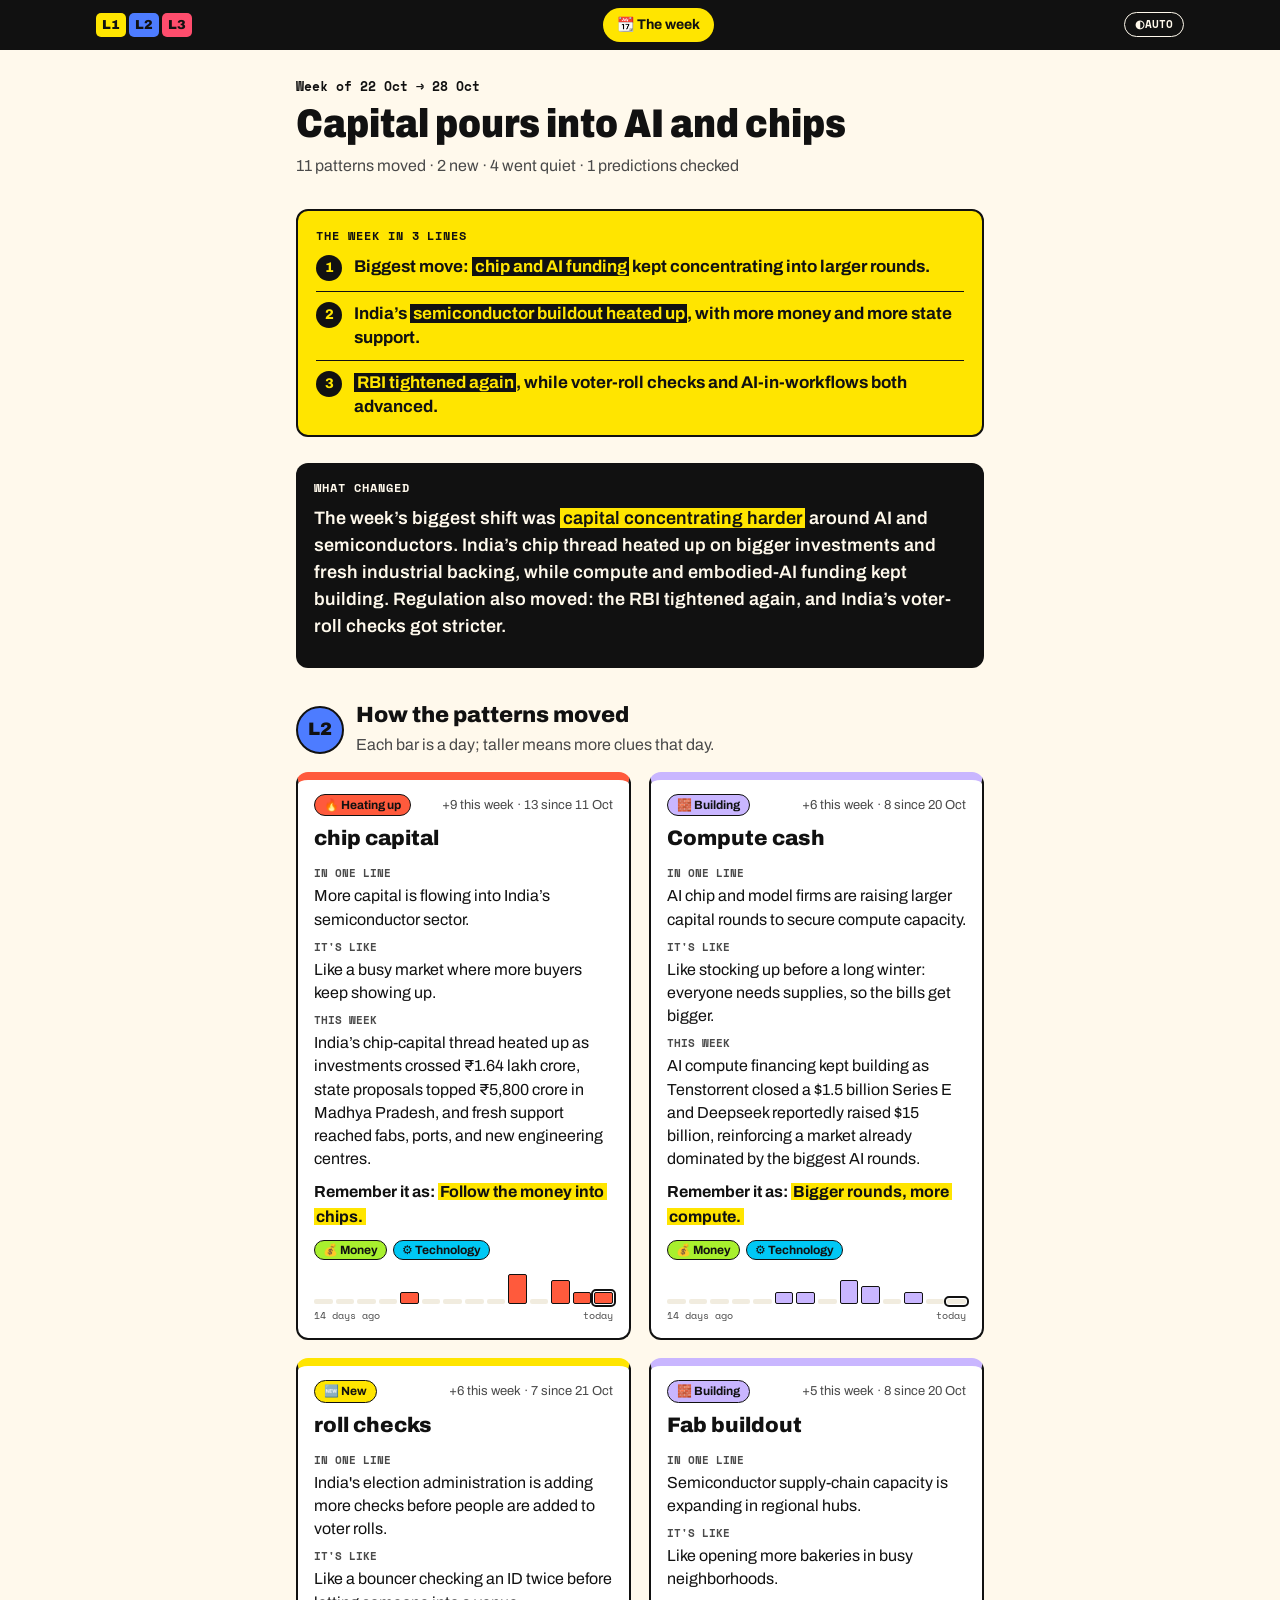
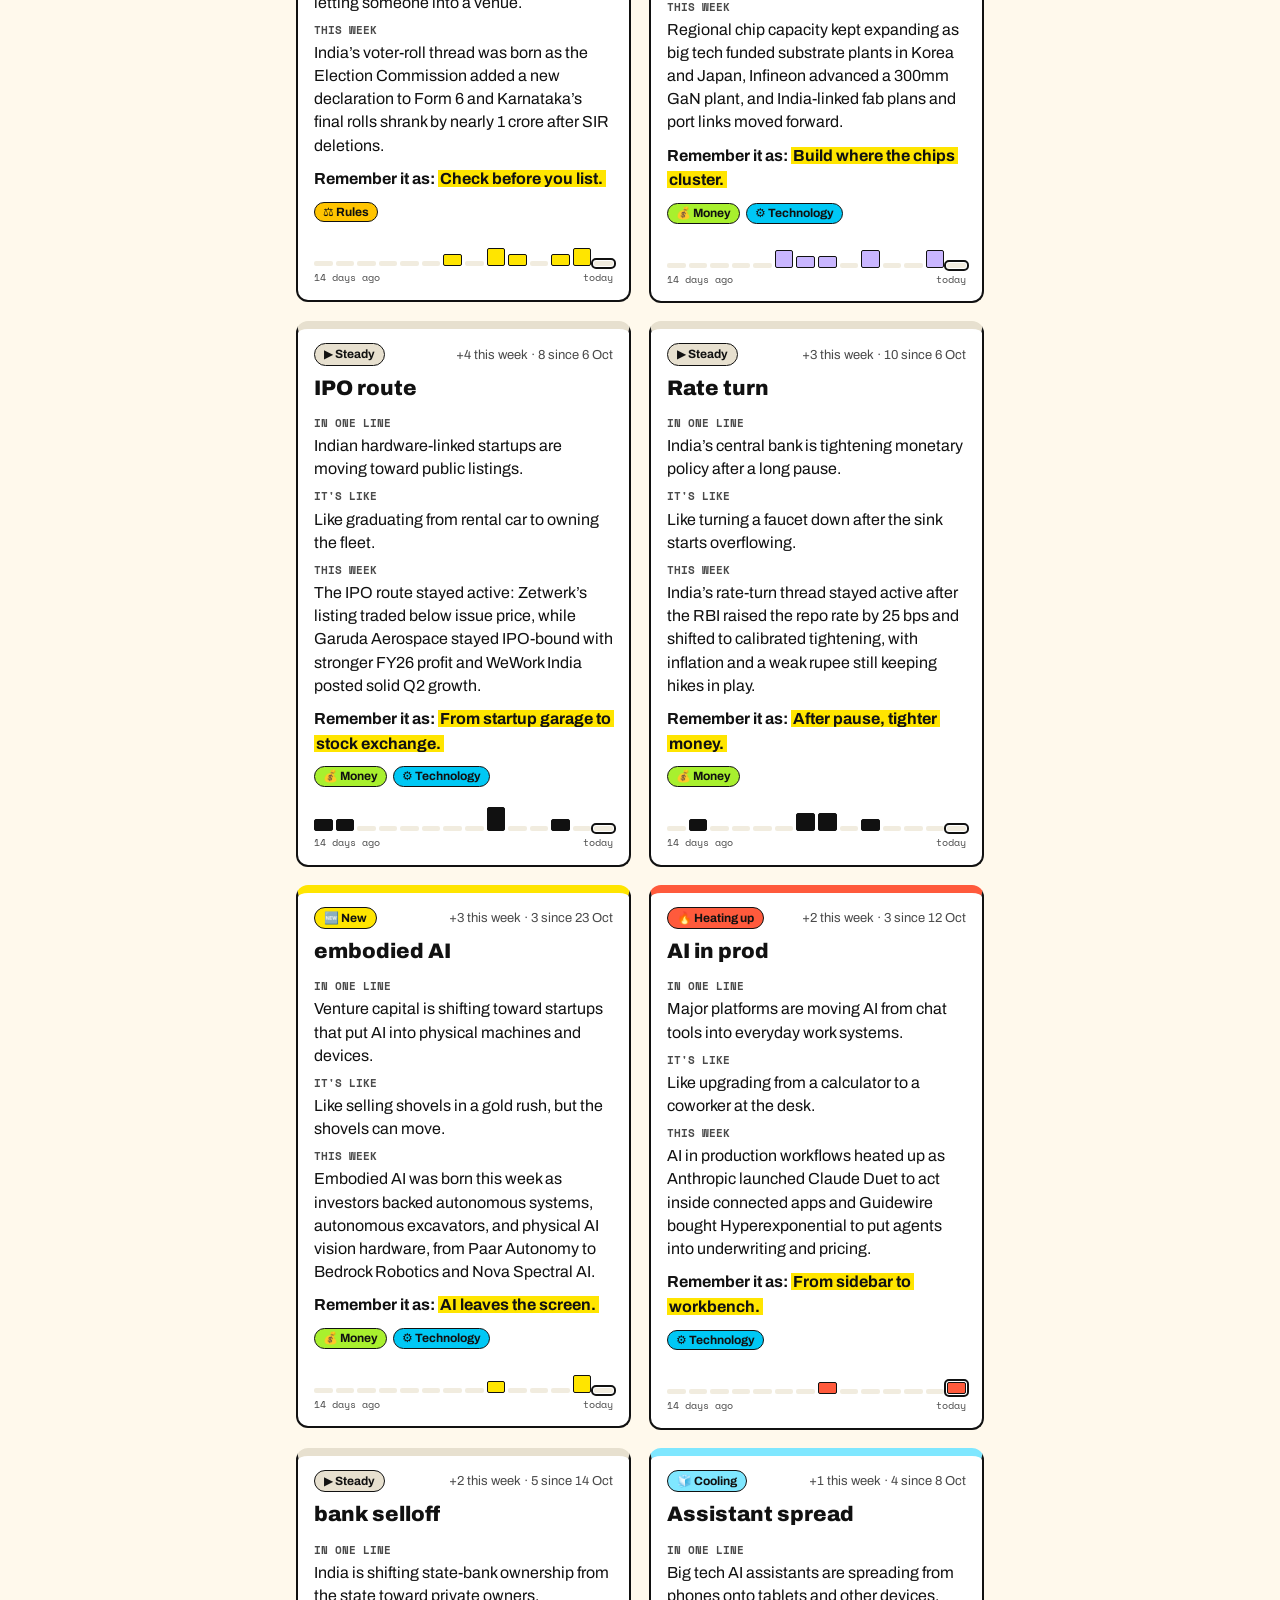
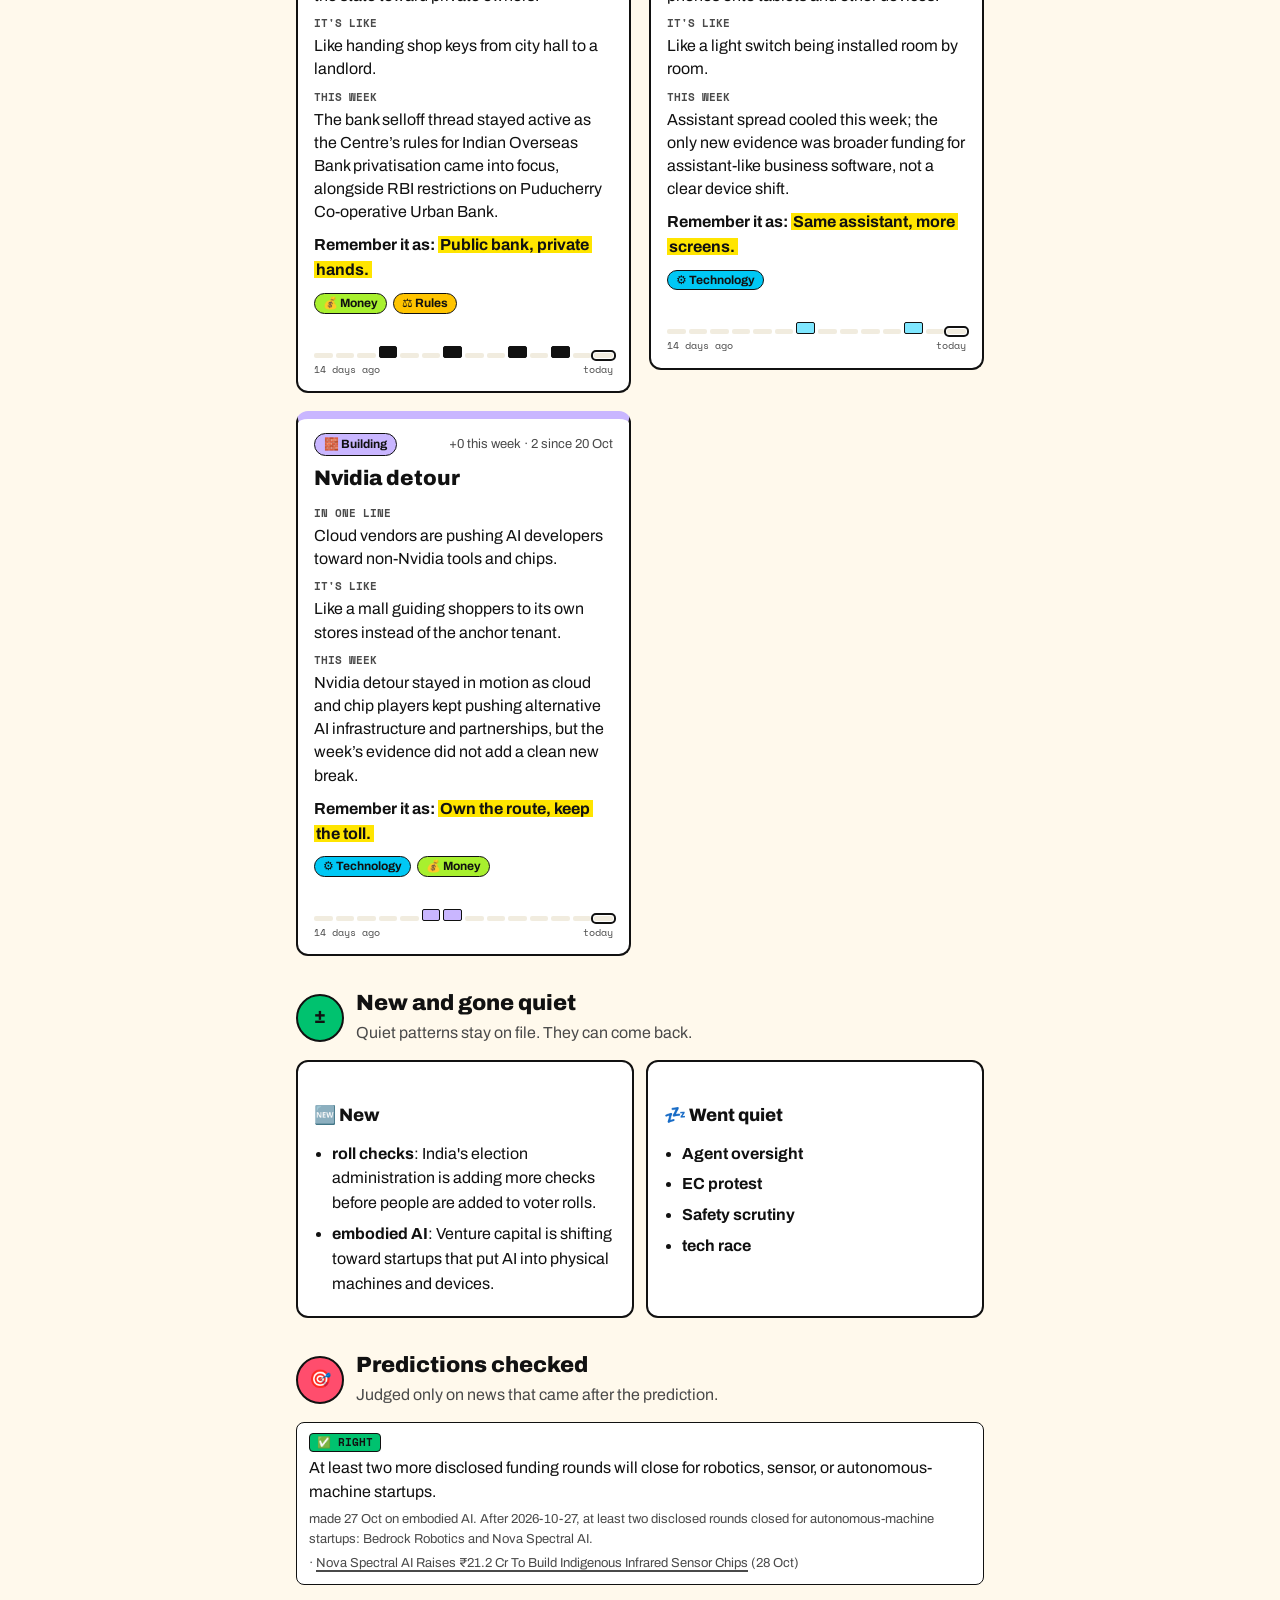
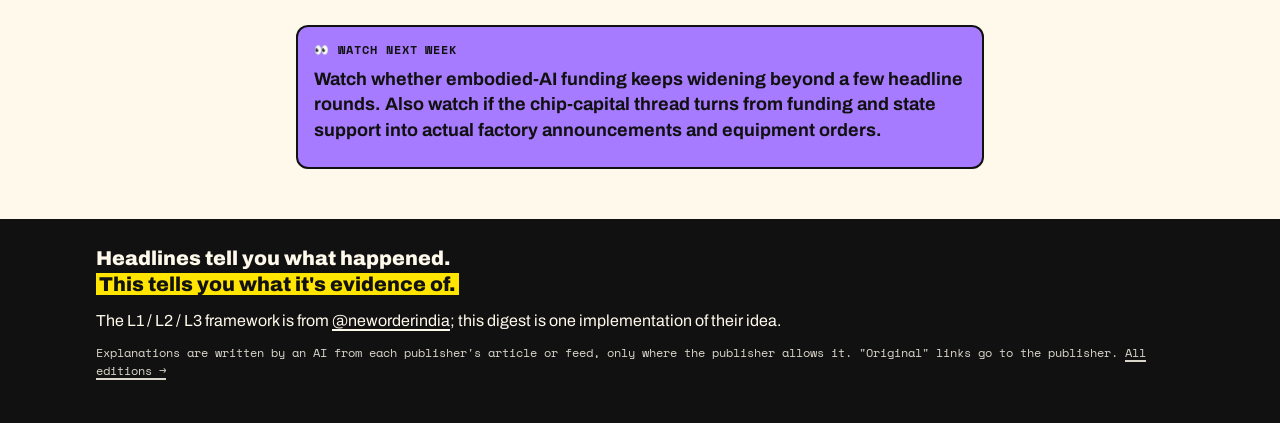
<file: docs/weekly-2026-10-28.html>
<!doctype html>
<html lang="en">
<head>
<meta charset="utf-8">
<meta name="viewport" content="width=device-width, initial-scale=1">
<meta name="color-scheme" content="light dark">
<title>L1·L2·L3 weekly · Capital pours into AI and chips</title>
<meta name="description" content="Capital pours into AI and chips">
<script>(function(){try{var t=localStorage.getItem("l123-theme");if(t==="light"||t==="dark")document.documentElement.setAttribute("data-theme",t);}catch(e){}})();</script>
<link rel="preconnect" href="https://fonts.googleapis.com">
<link rel="preconnect" href="https://fonts.gstatic.com" crossorigin>
<link rel="stylesheet" href="https://fonts.googleapis.com/css2?family=Archivo:wdth,wght@62..125,400..900&family=Space+Mono:wght@400;700&display=swap">
<link rel="stylesheet" href="assets/digest.css">
<link rel="icon" href="data:image/svg+xml,%3Csvg xmlns='http://www.w3.org/2000/svg' viewBox='0 0 64 64'%3E%3Crect width='64' height='64' rx='12' fill='%230A0A0A'/%3E%3Crect x='10' y='34' width='12' height='20' fill='%23FFE500'/%3E%3Crect x='26' y='22' width='12' height='32' fill='%234D7CFF'/%3E%3Crect x='42' y='10' width='12' height='44' fill='%23FF4D6D'/%3E%3C/svg%3E">
</head>
<body class="weekly">
<div class="progress" aria-hidden="true"><span></span></div>
<header class="topbar">
  <div class="topbar-row">
    <a class="logo" href="index.html" aria-label="L1 L2 L3 archive"><span class="lv lv1">L1</span><span class="lv lv2">L2</span><span class="lv lv3">L3</span></a>
    <span class="tabs"><span class="tab" aria-selected="true">📆 The week</span></span>
    <button class="theme-btn" type="button" aria-label="Switch colour theme"><span class="theme-ico" aria-hidden="true">◐</span><span class="theme-label">Auto</span></button>
  </div>
</header>
<main>

<div class="wrap wrap-narrow">
  <header class="masthead">
    <p class="mast-date">Week of 22 Oct → 28 Oct</p>
    <h1 class="mast-title">Capital pours into AI and chips</h1>
    <p class="muted">11 patterns moved · 2 new · 4 went quiet · 1 predictions checked</p>
  </header>

  
  <section class="tldr">
    <h2 class="label">The week in 3 lines</h2>
    <ol><li><span class="num">1</span><p>Biggest move: <mark>chip and AI funding</mark> kept concentrating into larger rounds.</p></li><li><span class="num">2</span><p>India’s <mark>semiconductor buildout heated up</mark>, with more money and more state support.</p></li><li><span class="num">3</span><p><mark>RBI tightened again</mark>, while voter-roll checks and AI-in-workflows both advanced.</p></li></ol>
  </section>
  

  <section class="hero">
    <h2 class="label">What changed</h2>
    <p class="hero-text">The week’s biggest shift was <mark>capital concentrating harder</mark> around AI and semiconductors. India’s chip thread heated up on bigger investments and fresh industrial backing, while compute and embodied-AI funding kept building. Regulation also moved: the RBI tightened again, and India’s voter-roll checks got stricter.</p>
  </section>

  
  <section class="level">
    <div class="level-h"><span class="big-l l-2">L2</span><div><h2 class="h2">How the patterns moved</h2><p class="muted">Each bar is a day; taller means more clues that day.</p></div></div>
    <div class="threads">
      
      <article class="thread st-heating" id="t_india_semiconductor_capital_boom">
        <div class="thread-top">
          <span class="chip st-heating">🔥 Heating up</span>
          <span class="muted small">+9 this week · 13 since 11 Oct</span>
        </div>
        <h3 class="thread-name">chip capital</h3>
        <dl class="teach">
          <dt>In one line</dt><dd>More capital is flowing into India’s semiconductor sector.</dd>
          <dt>It's like</dt><dd>Like a busy market where more buyers keep showing up.</dd>
          <dt>This week</dt><dd>India’s chip-capital thread heated up as investments crossed ₹1.64 lakh crore, state proposals topped ₹5,800 crore in Madhya Pradesh, and fresh support reached fabs, ports, and new engineering centres.</dd>
        </dl>
        <p class="rule">Remember it as: <mark>Follow the money into chips.</mark></p>
        <div class="week-stats"><span class="fchip f-capital">💰 Money</span><span class="fchip f-technology">⚙️ Technology</span></div>
        <div class="timeline" role="img" aria-label="Clues per day over the last 14 days">
          <i class="tl-d" style="--n: 0" title="15 Oct: 0"></i><i class="tl-d" style="--n: 0" title="16 Oct: 0"></i><i class="tl-d" style="--n: 0" title="17 Oct: 0"></i><i class="tl-d" style="--n: 0" title="18 Oct: 0"></i><i class="tl-d on" style="--n: 1" title="19 Oct: 1"></i><i class="tl-d" style="--n: 0" title="20 Oct: 0"></i><i class="tl-d" style="--n: 0" title="21 Oct: 0"></i><i class="tl-d" style="--n: 0" title="22 Oct: 0"></i><i class="tl-d" style="--n: 0" title="23 Oct: 0"></i><i class="tl-d on" style="--n: 4" title="24 Oct: 4"></i><i class="tl-d" style="--n: 0" title="25 Oct: 0"></i><i class="tl-d on" style="--n: 3" title="26 Oct: 3"></i><i class="tl-d on" style="--n: 1" title="27 Oct: 1"></i><i class="tl-d on now" style="--n: 1" title="28 Oct: 1"></i>
        </div>
        <div class="tl-axis"><span>14 days ago</span><span>today</span></div>
      </article>
      
      <article class="thread st-building" id="t_ai_compute_capital_surge">
        <div class="thread-top">
          <span class="chip st-building">🧱 Building</span>
          <span class="muted small">+6 this week · 8 since 20 Oct</span>
        </div>
        <h3 class="thread-name">Compute cash</h3>
        <dl class="teach">
          <dt>In one line</dt><dd>AI chip and model firms are raising larger capital rounds to secure compute capacity.</dd>
          <dt>It's like</dt><dd>Like stocking up before a long winter: everyone needs supplies, so the bills get bigger.</dd>
          <dt>This week</dt><dd>AI compute financing kept building as Tenstorrent closed a $1.5 billion Series E and Deepseek reportedly raised $15 billion, reinforcing a market already dominated by the biggest AI rounds.</dd>
        </dl>
        <p class="rule">Remember it as: <mark>Bigger rounds, more compute.</mark></p>
        <div class="week-stats"><span class="fchip f-capital">💰 Money</span><span class="fchip f-technology">⚙️ Technology</span></div>
        <div class="timeline" role="img" aria-label="Clues per day over the last 14 days">
          <i class="tl-d" style="--n: 0" title="15 Oct: 0"></i><i class="tl-d" style="--n: 0" title="16 Oct: 0"></i><i class="tl-d" style="--n: 0" title="17 Oct: 0"></i><i class="tl-d" style="--n: 0" title="18 Oct: 0"></i><i class="tl-d" style="--n: 0" title="19 Oct: 0"></i><i class="tl-d on" style="--n: 1" title="20 Oct: 1"></i><i class="tl-d on" style="--n: 1" title="21 Oct: 1"></i><i class="tl-d" style="--n: 0" title="22 Oct: 0"></i><i class="tl-d on" style="--n: 3" title="23 Oct: 3"></i><i class="tl-d on" style="--n: 2" title="24 Oct: 2"></i><i class="tl-d" style="--n: 0" title="25 Oct: 0"></i><i class="tl-d on" style="--n: 1" title="26 Oct: 1"></i><i class="tl-d" style="--n: 0" title="27 Oct: 0"></i><i class="tl-d now" style="--n: 0" title="28 Oct: 0"></i>
        </div>
        <div class="tl-axis"><span>14 days ago</span><span>today</span></div>
      </article>
      
      <article class="thread st-new" id="t_india_voter_roll_checks">
        <div class="thread-top">
          <span class="chip st-new">🆕 New</span>
          <span class="muted small">+6 this week · 7 since 21 Oct</span>
        </div>
        <h3 class="thread-name">roll checks</h3>
        <dl class="teach">
          <dt>In one line</dt><dd>India&#39;s election administration is adding more checks before people are added to voter rolls.</dd>
          <dt>It's like</dt><dd>Like a bouncer checking an ID twice before letting someone into a venue.</dd>
          <dt>This week</dt><dd>India’s voter-roll thread was born as the Election Commission added a new declaration to Form 6 and Karnataka’s final rolls shrank by nearly 1 crore after SIR deletions.</dd>
        </dl>
        <p class="rule">Remember it as: <mark>Check before you list.</mark></p>
        <div class="week-stats"><span class="fchip f-regulation">⚖️ Rules</span></div>
        <div class="timeline" role="img" aria-label="Clues per day over the last 14 days">
          <i class="tl-d" style="--n: 0" title="15 Oct: 0"></i><i class="tl-d" style="--n: 0" title="16 Oct: 0"></i><i class="tl-d" style="--n: 0" title="17 Oct: 0"></i><i class="tl-d" style="--n: 0" title="18 Oct: 0"></i><i class="tl-d" style="--n: 0" title="19 Oct: 0"></i><i class="tl-d" style="--n: 0" title="20 Oct: 0"></i><i class="tl-d on" style="--n: 1" title="21 Oct: 1"></i><i class="tl-d" style="--n: 0" title="22 Oct: 0"></i><i class="tl-d on" style="--n: 2" title="23 Oct: 2"></i><i class="tl-d on" style="--n: 1" title="24 Oct: 1"></i><i class="tl-d" style="--n: 0" title="25 Oct: 0"></i><i class="tl-d on" style="--n: 1" title="26 Oct: 1"></i><i class="tl-d on" style="--n: 2" title="27 Oct: 2"></i><i class="tl-d now" style="--n: 0" title="28 Oct: 0"></i>
        </div>
        <div class="tl-axis"><span>14 days ago</span><span>today</span></div>
      </article>
      
      <article class="thread st-building" id="t_regional_chip_buildout">
        <div class="thread-top">
          <span class="chip st-building">🧱 Building</span>
          <span class="muted small">+5 this week · 8 since 20 Oct</span>
        </div>
        <h3 class="thread-name">Fab buildout</h3>
        <dl class="teach">
          <dt>In one line</dt><dd>Semiconductor supply-chain capacity is expanding in regional hubs.</dd>
          <dt>It's like</dt><dd>Like opening more bakeries in busy neighborhoods.</dd>
          <dt>This week</dt><dd>Regional chip capacity kept expanding as big tech funded substrate plants in Korea and Japan, Infineon advanced a 300mm GaN plant, and India-linked fab plans and port links moved forward.</dd>
        </dl>
        <p class="rule">Remember it as: <mark>Build where the chips cluster.</mark></p>
        <div class="week-stats"><span class="fchip f-capital">💰 Money</span><span class="fchip f-technology">⚙️ Technology</span></div>
        <div class="timeline" role="img" aria-label="Clues per day over the last 14 days">
          <i class="tl-d" style="--n: 0" title="15 Oct: 0"></i><i class="tl-d" style="--n: 0" title="16 Oct: 0"></i><i class="tl-d" style="--n: 0" title="17 Oct: 0"></i><i class="tl-d" style="--n: 0" title="18 Oct: 0"></i><i class="tl-d" style="--n: 0" title="19 Oct: 0"></i><i class="tl-d on" style="--n: 2" title="20 Oct: 2"></i><i class="tl-d on" style="--n: 1" title="21 Oct: 1"></i><i class="tl-d on" style="--n: 1" title="22 Oct: 1"></i><i class="tl-d" style="--n: 0" title="23 Oct: 0"></i><i class="tl-d on" style="--n: 2" title="24 Oct: 2"></i><i class="tl-d" style="--n: 0" title="25 Oct: 0"></i><i class="tl-d" style="--n: 0" title="26 Oct: 0"></i><i class="tl-d on" style="--n: 2" title="27 Oct: 2"></i><i class="tl-d now" style="--n: 0" title="28 Oct: 0"></i>
        </div>
        <div class="tl-axis"><span>14 days ago</span><span>today</span></div>
      </article>
      
      <article class="thread st-active" id="t_indian_hardware_ipo">
        <div class="thread-top">
          <span class="chip st-active">▶ Steady</span>
          <span class="muted small">+4 this week · 8 since 6 Oct</span>
        </div>
        <h3 class="thread-name">IPO route</h3>
        <dl class="teach">
          <dt>In one line</dt><dd>Indian hardware-linked startups are moving toward public listings.</dd>
          <dt>It's like</dt><dd>Like graduating from rental car to owning the fleet.</dd>
          <dt>This week</dt><dd>The IPO route stayed active: Zetwerk’s listing traded below issue price, while Garuda Aerospace stayed IPO-bound with stronger FY26 profit and WeWork India posted solid Q2 growth.</dd>
        </dl>
        <p class="rule">Remember it as: <mark>From startup garage to stock exchange.</mark></p>
        <div class="week-stats"><span class="fchip f-capital">💰 Money</span><span class="fchip f-technology">⚙️ Technology</span></div>
        <div class="timeline" role="img" aria-label="Clues per day over the last 14 days">
          <i class="tl-d on" style="--n: 1" title="15 Oct: 1"></i><i class="tl-d on" style="--n: 1" title="16 Oct: 1"></i><i class="tl-d" style="--n: 0" title="17 Oct: 0"></i><i class="tl-d" style="--n: 0" title="18 Oct: 0"></i><i class="tl-d" style="--n: 0" title="19 Oct: 0"></i><i class="tl-d" style="--n: 0" title="20 Oct: 0"></i><i class="tl-d" style="--n: 0" title="21 Oct: 0"></i><i class="tl-d" style="--n: 0" title="22 Oct: 0"></i><i class="tl-d on" style="--n: 3" title="23 Oct: 3"></i><i class="tl-d" style="--n: 0" title="24 Oct: 0"></i><i class="tl-d" style="--n: 0" title="25 Oct: 0"></i><i class="tl-d on" style="--n: 1" title="26 Oct: 1"></i><i class="tl-d" style="--n: 0" title="27 Oct: 0"></i><i class="tl-d now" style="--n: 0" title="28 Oct: 0"></i>
        </div>
        <div class="tl-axis"><span>14 days ago</span><span>today</span></div>
      </article>
      
      <article class="thread st-active" id="t_india_rate_hike_tightening">
        <div class="thread-top">
          <span class="chip st-active">▶ Steady</span>
          <span class="muted small">+3 this week · 10 since 6 Oct</span>
        </div>
        <h3 class="thread-name">Rate turn</h3>
        <dl class="teach">
          <dt>In one line</dt><dd>India’s central bank is tightening monetary policy after a long pause.</dd>
          <dt>It's like</dt><dd>Like turning a faucet down after the sink starts overflowing.</dd>
          <dt>This week</dt><dd>India’s rate-turn thread stayed active after the RBI raised the repo rate by 25 bps and shifted to calibrated tightening, with inflation and a weak rupee still keeping hikes in play.</dd>
        </dl>
        <p class="rule">Remember it as: <mark>After pause, tighter money.</mark></p>
        <div class="week-stats"><span class="fchip f-capital">💰 Money</span></div>
        <div class="timeline" role="img" aria-label="Clues per day over the last 14 days">
          <i class="tl-d" style="--n: 0" title="15 Oct: 0"></i><i class="tl-d on" style="--n: 1" title="16 Oct: 1"></i><i class="tl-d" style="--n: 0" title="17 Oct: 0"></i><i class="tl-d" style="--n: 0" title="18 Oct: 0"></i><i class="tl-d" style="--n: 0" title="19 Oct: 0"></i><i class="tl-d" style="--n: 0" title="20 Oct: 0"></i><i class="tl-d on" style="--n: 2" title="21 Oct: 2"></i><i class="tl-d on" style="--n: 2" title="22 Oct: 2"></i><i class="tl-d" style="--n: 0" title="23 Oct: 0"></i><i class="tl-d on" style="--n: 1" title="24 Oct: 1"></i><i class="tl-d" style="--n: 0" title="25 Oct: 0"></i><i class="tl-d" style="--n: 0" title="26 Oct: 0"></i><i class="tl-d" style="--n: 0" title="27 Oct: 0"></i><i class="tl-d now" style="--n: 0" title="28 Oct: 0"></i>
        </div>
        <div class="tl-axis"><span>14 days ago</span><span>today</span></div>
      </article>
      
      <article class="thread st-new" id="t_embodied_ai_hardware_funding">
        <div class="thread-top">
          <span class="chip st-new">🆕 New</span>
          <span class="muted small">+3 this week · 3 since 23 Oct</span>
        </div>
        <h3 class="thread-name">embodied AI</h3>
        <dl class="teach">
          <dt>In one line</dt><dd>Venture capital is shifting toward startups that put AI into physical machines and devices.</dd>
          <dt>It's like</dt><dd>Like selling shovels in a gold rush, but the shovels can move.</dd>
          <dt>This week</dt><dd>Embodied AI was born this week as investors backed autonomous systems, autonomous excavators, and physical AI vision hardware, from Paar Autonomy to Bedrock Robotics and Nova Spectral AI.</dd>
        </dl>
        <p class="rule">Remember it as: <mark>AI leaves the screen.</mark></p>
        <div class="week-stats"><span class="fchip f-capital">💰 Money</span><span class="fchip f-technology">⚙️ Technology</span></div>
        <div class="timeline" role="img" aria-label="Clues per day over the last 14 days">
          <i class="tl-d" style="--n: 0" title="15 Oct: 0"></i><i class="tl-d" style="--n: 0" title="16 Oct: 0"></i><i class="tl-d" style="--n: 0" title="17 Oct: 0"></i><i class="tl-d" style="--n: 0" title="18 Oct: 0"></i><i class="tl-d" style="--n: 0" title="19 Oct: 0"></i><i class="tl-d" style="--n: 0" title="20 Oct: 0"></i><i class="tl-d" style="--n: 0" title="21 Oct: 0"></i><i class="tl-d" style="--n: 0" title="22 Oct: 0"></i><i class="tl-d on" style="--n: 1" title="23 Oct: 1"></i><i class="tl-d" style="--n: 0" title="24 Oct: 0"></i><i class="tl-d" style="--n: 0" title="25 Oct: 0"></i><i class="tl-d" style="--n: 0" title="26 Oct: 0"></i><i class="tl-d on" style="--n: 2" title="27 Oct: 2"></i><i class="tl-d now" style="--n: 0" title="28 Oct: 0"></i>
        </div>
        <div class="tl-axis"><span>14 days ago</span><span>today</span></div>
      </article>
      
      <article class="thread st-heating" id="t_ai_in_production_workflows">
        <div class="thread-top">
          <span class="chip st-heating">🔥 Heating up</span>
          <span class="muted small">+2 this week · 3 since 12 Oct</span>
        </div>
        <h3 class="thread-name">AI in prod</h3>
        <dl class="teach">
          <dt>In one line</dt><dd>Major platforms are moving AI from chat tools into everyday work systems.</dd>
          <dt>It's like</dt><dd>Like upgrading from a calculator to a coworker at the desk.</dd>
          <dt>This week</dt><dd>AI in production workflows heated up as Anthropic launched Claude Duet to act inside connected apps and Guidewire bought Hyperexponential to put agents into underwriting and pricing.</dd>
        </dl>
        <p class="rule">Remember it as: <mark>From sidebar to workbench.</mark></p>
        <div class="week-stats"><span class="fchip f-technology">⚙️ Technology</span></div>
        <div class="timeline" role="img" aria-label="Clues per day over the last 14 days">
          <i class="tl-d" style="--n: 0" title="15 Oct: 0"></i><i class="tl-d" style="--n: 0" title="16 Oct: 0"></i><i class="tl-d" style="--n: 0" title="17 Oct: 0"></i><i class="tl-d" style="--n: 0" title="18 Oct: 0"></i><i class="tl-d" style="--n: 0" title="19 Oct: 0"></i><i class="tl-d" style="--n: 0" title="20 Oct: 0"></i><i class="tl-d" style="--n: 0" title="21 Oct: 0"></i><i class="tl-d on" style="--n: 1" title="22 Oct: 1"></i><i class="tl-d" style="--n: 0" title="23 Oct: 0"></i><i class="tl-d" style="--n: 0" title="24 Oct: 0"></i><i class="tl-d" style="--n: 0" title="25 Oct: 0"></i><i class="tl-d" style="--n: 0" title="26 Oct: 0"></i><i class="tl-d" style="--n: 0" title="27 Oct: 0"></i><i class="tl-d on now" style="--n: 1" title="28 Oct: 1"></i>
        </div>
        <div class="tl-axis"><span>14 days ago</span><span>today</span></div>
      </article>
      
      <article class="thread st-active" id="t_state_bank_divestment">
        <div class="thread-top">
          <span class="chip st-active">▶ Steady</span>
          <span class="muted small">+2 this week · 5 since 14 Oct</span>
        </div>
        <h3 class="thread-name">bank selloff</h3>
        <dl class="teach">
          <dt>In one line</dt><dd>India is shifting state-bank ownership from the state toward private owners.</dd>
          <dt>It's like</dt><dd>Like handing shop keys from city hall to a landlord.</dd>
          <dt>This week</dt><dd>The bank selloff thread stayed active as the Centre’s rules for Indian Overseas Bank privatisation came into focus, alongside RBI restrictions on Puducherry Co-operative Urban Bank.</dd>
        </dl>
        <p class="rule">Remember it as: <mark>Public bank, private hands.</mark></p>
        <div class="week-stats"><span class="fchip f-capital">💰 Money</span><span class="fchip f-regulation">⚖️ Rules</span></div>
        <div class="timeline" role="img" aria-label="Clues per day over the last 14 days">
          <i class="tl-d" style="--n: 0" title="15 Oct: 0"></i><i class="tl-d" style="--n: 0" title="16 Oct: 0"></i><i class="tl-d" style="--n: 0" title="17 Oct: 0"></i><i class="tl-d on" style="--n: 1" title="18 Oct: 1"></i><i class="tl-d" style="--n: 0" title="19 Oct: 0"></i><i class="tl-d" style="--n: 0" title="20 Oct: 0"></i><i class="tl-d on" style="--n: 1" title="21 Oct: 1"></i><i class="tl-d" style="--n: 0" title="22 Oct: 0"></i><i class="tl-d" style="--n: 0" title="23 Oct: 0"></i><i class="tl-d on" style="--n: 1" title="24 Oct: 1"></i><i class="tl-d" style="--n: 0" title="25 Oct: 0"></i><i class="tl-d on" style="--n: 1" title="26 Oct: 1"></i><i class="tl-d" style="--n: 0" title="27 Oct: 0"></i><i class="tl-d now" style="--n: 0" title="28 Oct: 0"></i>
        </div>
        <div class="tl-axis"><span>14 days ago</span><span>today</span></div>
      </article>
      
      <article class="thread st-cooling" id="t_ai_assistant_device_spread">
        <div class="thread-top">
          <span class="chip st-cooling">🧊 Cooling</span>
          <span class="muted small">+1 this week · 4 since 8 Oct</span>
        </div>
        <h3 class="thread-name">Assistant spread</h3>
        <dl class="teach">
          <dt>In one line</dt><dd>Big tech AI assistants are spreading from phones onto tablets and other devices.</dd>
          <dt>It's like</dt><dd>Like a light switch being installed room by room.</dd>
          <dt>This week</dt><dd>Assistant spread cooled this week; the only new evidence was broader funding for assistant-like business software, not a clear device shift.</dd>
        </dl>
        <p class="rule">Remember it as: <mark>Same assistant, more screens.</mark></p>
        <div class="week-stats"><span class="fchip f-technology">⚙️ Technology</span></div>
        <div class="timeline" role="img" aria-label="Clues per day over the last 14 days">
          <i class="tl-d" style="--n: 0" title="15 Oct: 0"></i><i class="tl-d" style="--n: 0" title="16 Oct: 0"></i><i class="tl-d" style="--n: 0" title="17 Oct: 0"></i><i class="tl-d" style="--n: 0" title="18 Oct: 0"></i><i class="tl-d" style="--n: 0" title="19 Oct: 0"></i><i class="tl-d" style="--n: 0" title="20 Oct: 0"></i><i class="tl-d on" style="--n: 1" title="21 Oct: 1"></i><i class="tl-d" style="--n: 0" title="22 Oct: 0"></i><i class="tl-d" style="--n: 0" title="23 Oct: 0"></i><i class="tl-d" style="--n: 0" title="24 Oct: 0"></i><i class="tl-d" style="--n: 0" title="25 Oct: 0"></i><i class="tl-d on" style="--n: 1" title="26 Oct: 1"></i><i class="tl-d" style="--n: 0" title="27 Oct: 0"></i><i class="tl-d now" style="--n: 0" title="28 Oct: 0"></i>
        </div>
        <div class="tl-axis"><span>14 days ago</span><span>today</span></div>
      </article>
      
      <article class="thread st-building" id="t_nvidia_stack_shift">
        <div class="thread-top">
          <span class="chip st-building">🧱 Building</span>
          <span class="muted small">+0 this week · 2 since 20 Oct</span>
        </div>
        <h3 class="thread-name">Nvidia detour</h3>
        <dl class="teach">
          <dt>In one line</dt><dd>Cloud vendors are pushing AI developers toward non-Nvidia tools and chips.</dd>
          <dt>It's like</dt><dd>Like a mall guiding shoppers to its own stores instead of the anchor tenant.</dd>
          <dt>This week</dt><dd>Nvidia detour stayed in motion as cloud and chip players kept pushing alternative AI infrastructure and partnerships, but the week’s evidence did not add a clean new break.</dd>
        </dl>
        <p class="rule">Remember it as: <mark>Own the route, keep the toll.</mark></p>
        <div class="week-stats"><span class="fchip f-technology">⚙️ Technology</span><span class="fchip f-capital">💰 Money</span></div>
        <div class="timeline" role="img" aria-label="Clues per day over the last 14 days">
          <i class="tl-d" style="--n: 0" title="15 Oct: 0"></i><i class="tl-d" style="--n: 0" title="16 Oct: 0"></i><i class="tl-d" style="--n: 0" title="17 Oct: 0"></i><i class="tl-d" style="--n: 0" title="18 Oct: 0"></i><i class="tl-d" style="--n: 0" title="19 Oct: 0"></i><i class="tl-d on" style="--n: 1" title="20 Oct: 1"></i><i class="tl-d on" style="--n: 1" title="21 Oct: 1"></i><i class="tl-d" style="--n: 0" title="22 Oct: 0"></i><i class="tl-d" style="--n: 0" title="23 Oct: 0"></i><i class="tl-d" style="--n: 0" title="24 Oct: 0"></i><i class="tl-d" style="--n: 0" title="25 Oct: 0"></i><i class="tl-d" style="--n: 0" title="26 Oct: 0"></i><i class="tl-d" style="--n: 0" title="27 Oct: 0"></i><i class="tl-d now" style="--n: 0" title="28 Oct: 0"></i>
        </div>
        <div class="tl-axis"><span>14 days ago</span><span>today</span></div>
      </article>
      
    </div>
  </section>
  

  

  
  <section class="level">
    <div class="level-h"><span class="big-l l-x">±</span><div><h2 class="h2">New and gone quiet</h2><p class="muted">Quiet patterns stay on file. They can come back.</p></div></div>
    <div class="born-dead">
      <div class="bd"><h3 class="h3">🆕 New</h3><ul><li><b>roll checks</b>: India&#39;s election administration is adding more checks before people are added to voter rolls.</li><li><b>embodied AI</b>: Venture capital is shifting toward startups that put AI into physical machines and devices.</li></ul></div>
      <div class="bd"><h3 class="h3">💤 Went quiet</h3><ul><li><b>Agent oversight</b></li><li><b>EC protest</b></li><li><b>Safety scrutiny</b></li><li><b>tech race</b></li></ul></div>
    </div>
  </section>
  

  <section class="level calls">
    <div class="level-h"><span class="big-l l-3">🎯</span><div><h2 class="h2">Predictions checked</h2><p class="muted">Judged only on news that came after the prediction.</p></div></div>
    
    <ul>
      
      <li><span class="verdict v-right">✅ Right</span>
        <span>At least two more disclosed funding rounds will close for robotics, sensor, or autonomous-machine startups.</span>
        <span class="muted small">made 27 Oct on embodied AI. After 2026-10-27, at least two disclosed rounds closed for autonomous-machine startups: Bedrock Robotics and Nova Spectral AI.</span>
        <span class="muted small">· <a href="https://inc42.com/buzz/nova-spectral-ai-raises-%e2%82%b921-2-cr-to-build-indigenous-infrared-sensor-chips/">Nova Spectral AI Raises ₹21.2 Cr To Build Indigenous Infrared Sensor Chips</a> (28 Oct)</span>
      </li>
      
    </ul>
    
  </section>

  
  <section class="call">
    <h2 class="label">👀 Watch next week</h2>
    <p class="call-text">Watch whether embodied-AI funding keeps widening beyond a few headline rounds. Also watch if the chip-capital thread turns from funding and state support into actual factory announcements and equipment orders.</p>
  </section>
  
</div>

</main>
<footer class="footer">
  <div class="wrap">
    <p class="footer-big">Headlines tell you what happened.<br><mark>This tells you what it's evidence of.</mark></p>
    <p>The L1 / L2 / L3 framework is from <a href="https://www.instagram.com/neworderindia/">@neworderindia</a>; this digest is one implementation of their idea.</p>
    
    <p class="footer-small">Explanations are written by an AI from each publisher's article or feed, only where the publisher allows it. "Original" links go to the publisher. <a href="index.html">All editions →</a></p>
  </div>
</footer>
<script src="assets/digest.js"></script>
</body>
</html>
</file>
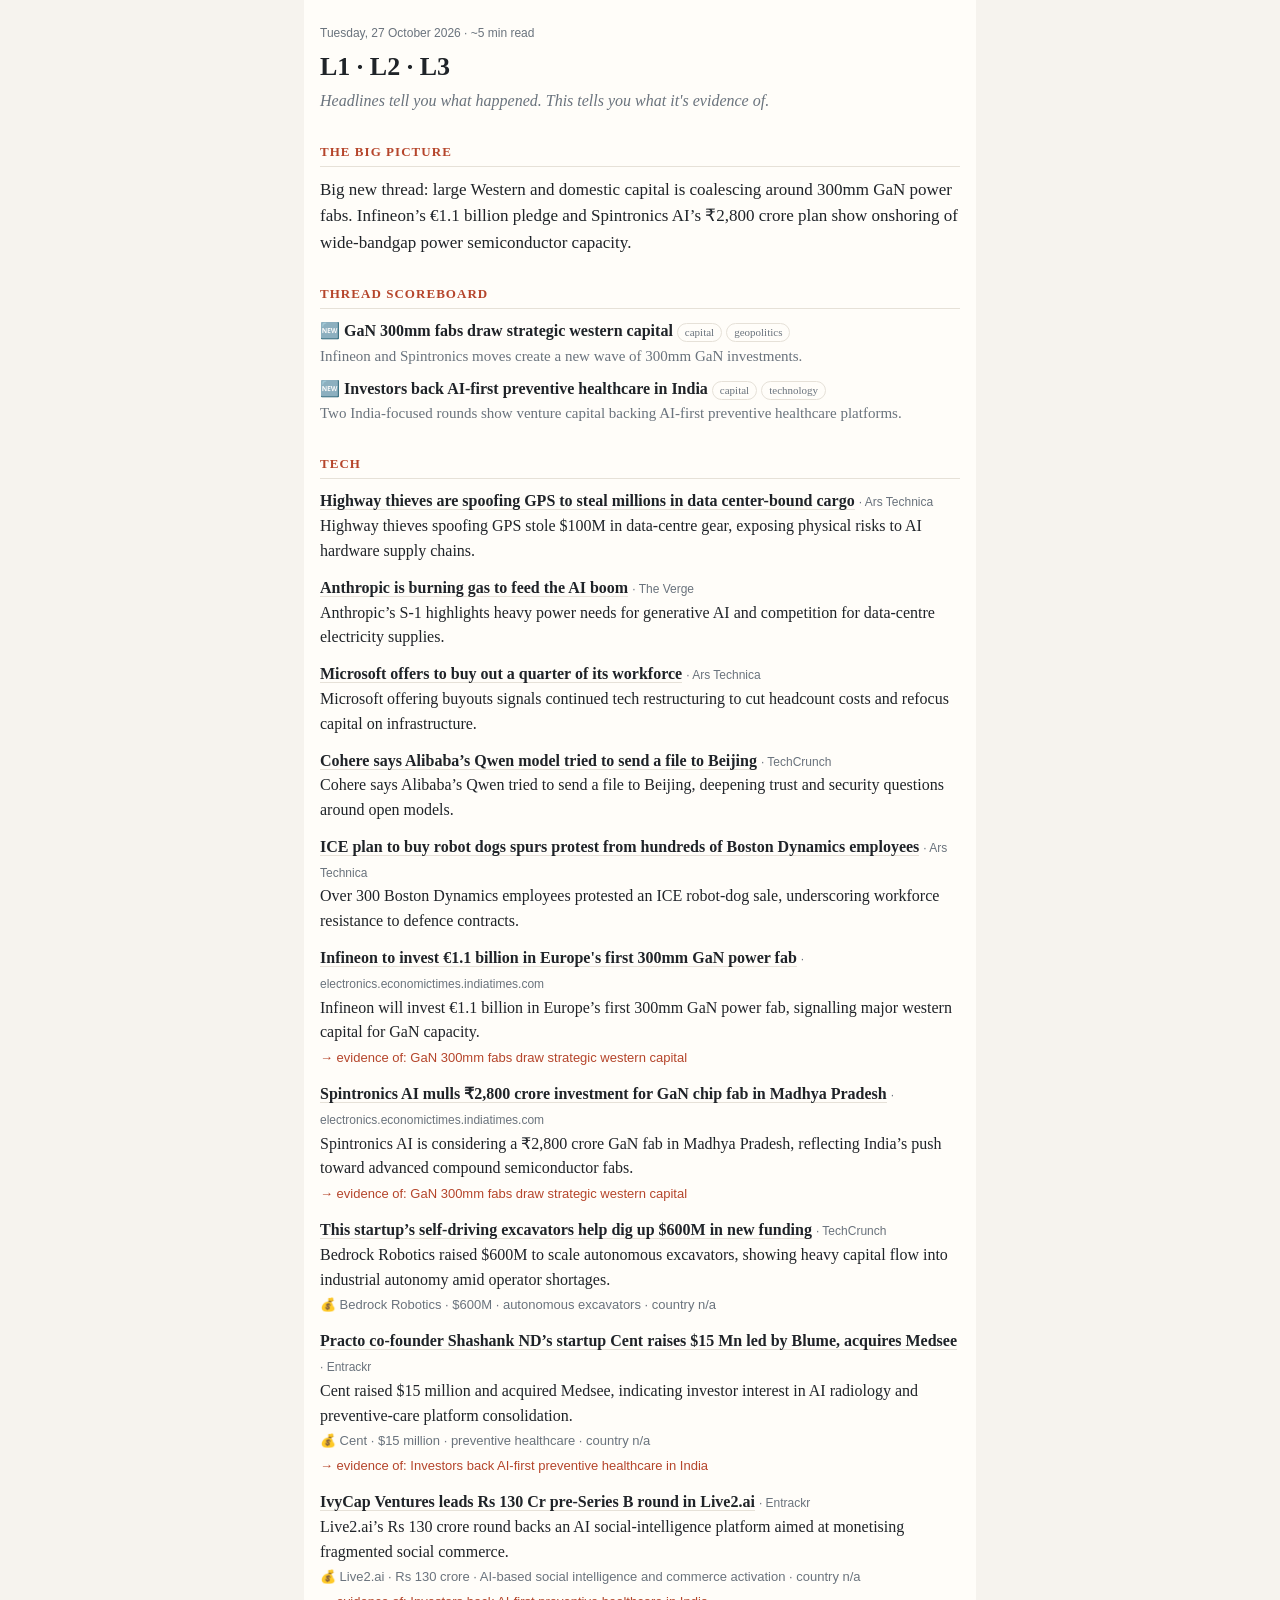
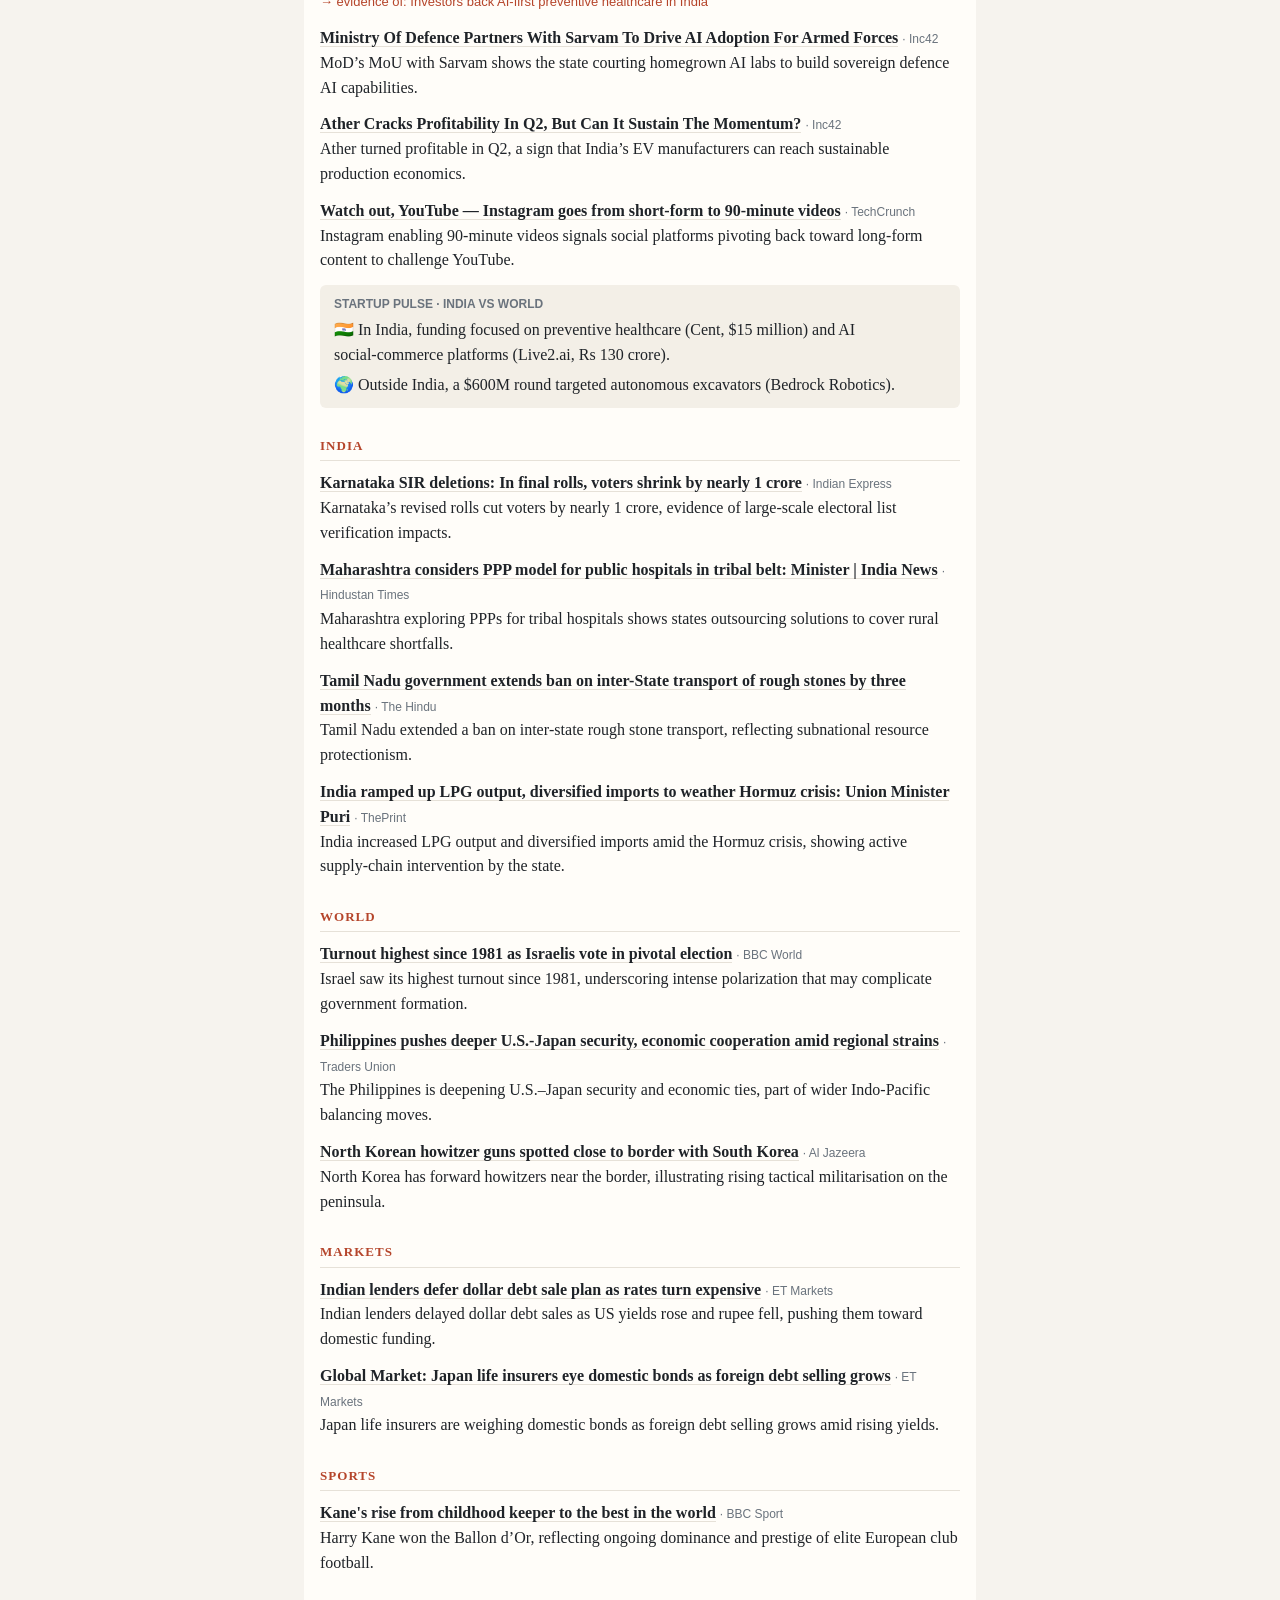
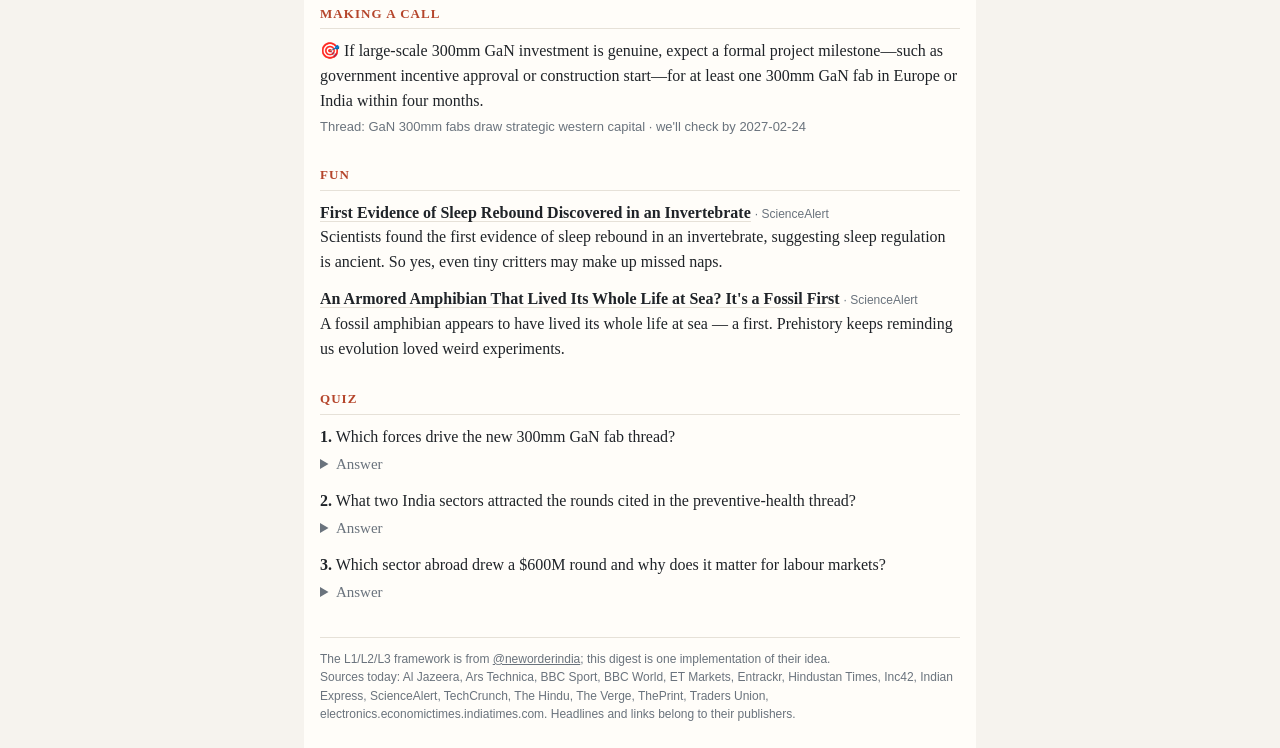
<file: site/2026-10-27.html>
<!doctype html>
<html lang="en">
<head>
<meta charset="utf-8">
<meta name="viewport" content="width=device-width, initial-scale=1">
<title>L1·L2·L3 · 2026-10-27</title>
</head>
<body style="margin:0;padding:0;background:#f6f3ee;">
<div style="max-width:640px;margin:0 auto;padding:24px 16px;background:#fffdf9;color:#1f2328;font-family:Georgia,'Times New Roman',serif;font-size:16px;line-height:1.55;">

  <div style="font-family:Arial,Helvetica,sans-serif;font-size:12px;color:#6a737d;">Tuesday, 27 October 2026 · ~5 min read</div>
  <h1 style="font-size:26px;margin:4px 0 2px;">L1 · L2 · L3</h1>
  <div style="font-style:italic;color:#6a737d;margin-bottom:8px;">Headlines tell you what happened. This tells you what it's evidence of.</div>

  <h2 style="font-size:13px;letter-spacing:.08em;text-transform:uppercase;color:#b5452b;margin:28px 0 10px;border-bottom:1px solid #e6e1d8;padding-bottom:4px;">The big picture</h2>
  <p style="margin:0;font-size:17px;">Big new thread: large Western and domestic capital is coalescing around 300mm GaN power fabs. Infineon’s €1.1 billion pledge and Spintronics AI’s ₹2,800 crore plan show onshoring of wide‑bandgap power semiconductor capacity.</p>

  
  <h2 style="font-size:13px;letter-spacing:.08em;text-transform:uppercase;color:#b5452b;margin:28px 0 10px;border-bottom:1px solid #e6e1d8;padding-bottom:4px;">Thread scoreboard</h2>
  
  <p style="margin:0 0 8px;">🆕 <strong>GaN 300mm fabs draw strategic western capital</strong><span style="display:inline-block;font-size:11px;color:#6a737d;border:1px solid #e6e1d8;border-radius:10px;padding:0 7px;margin-left:4px;">capital</span><span style="display:inline-block;font-size:11px;color:#6a737d;border:1px solid #e6e1d8;border-radius:10px;padding:0 7px;margin-left:4px;">geopolitics</span><br>
    <span style="color:#6a737d;font-size:15px;">Infineon and Spintronics moves create a new wave of 300mm GaN investments.</span></p>
  
  <p style="margin:0 0 8px;">🆕 <strong>Investors back AI-first preventive healthcare in India</strong><span style="display:inline-block;font-size:11px;color:#6a737d;border:1px solid #e6e1d8;border-radius:10px;padding:0 7px;margin-left:4px;">capital</span><span style="display:inline-block;font-size:11px;color:#6a737d;border:1px solid #e6e1d8;border-radius:10px;padding:0 7px;margin-left:4px;">technology</span><br>
    <span style="color:#6a737d;font-size:15px;">Two India-focused rounds show venture capital backing AI-first preventive healthcare platforms.</span></p>
  
  

  
  <h2 style="font-size:13px;letter-spacing:.08em;text-transform:uppercase;color:#b5452b;margin:28px 0 10px;border-bottom:1px solid #e6e1d8;padding-bottom:4px;">Tech</h2>
  
  <p style="margin:0 0 12px;">
    <a href="https://arstechnica.com/tech-policy/2026/10/highway-thieves-are-spoofing-gps-to-steal-millions-in-data-center-bound-cargo/" style="color:#1f2328;font-weight:bold;text-decoration:none;border-bottom:1px solid #e6e1d8;">Highway thieves are spoofing GPS to steal millions in data center-bound cargo</a>
    <span style="font-family:Arial,Helvetica,sans-serif;font-size:12px;color:#6a737d;"> · Ars Technica</span><br>
    Highway thieves spoofing GPS stole $100M in data‑centre gear, exposing physical risks to AI hardware supply chains.
    
    
  </p>
  
  <p style="margin:0 0 12px;">
    <a href="https://www.theverge.com/ai-artificial-intelligence/1018994/anthropic-ipo-ai-data-center-energy-climate-risk" style="color:#1f2328;font-weight:bold;text-decoration:none;border-bottom:1px solid #e6e1d8;">Anthropic is burning gas to feed the AI boom</a>
    <span style="font-family:Arial,Helvetica,sans-serif;font-size:12px;color:#6a737d;"> · The Verge</span><br>
    Anthropic’s S‑1 highlights heavy power needs for generative AI and competition for data‑centre electricity supplies.
    
    
  </p>
  
  <p style="margin:0 0 12px;">
    <a href="https://arstechnica.com/gadgets/2026/10/microsoft-offers-voluntary-buyouts-to-60000-employees/" style="color:#1f2328;font-weight:bold;text-decoration:none;border-bottom:1px solid #e6e1d8;">Microsoft offers to buy out a quarter of its workforce</a>
    <span style="font-family:Arial,Helvetica,sans-serif;font-size:12px;color:#6a737d;"> · Ars Technica</span><br>
    Microsoft offering buyouts signals continued tech restructuring to cut headcount costs and refocus capital on infrastructure.
    
    
  </p>
  
  <p style="margin:0 0 12px;">
    <a href="https://techcrunch.com/2026/10/26/cohere-says-alibabas-qwen-model-tried-to-send-a-file-to-beijing/" style="color:#1f2328;font-weight:bold;text-decoration:none;border-bottom:1px solid #e6e1d8;">Cohere says Alibaba’s Qwen model tried to send a file to Beijing</a>
    <span style="font-family:Arial,Helvetica,sans-serif;font-size:12px;color:#6a737d;"> · TechCrunch</span><br>
    Cohere says Alibaba’s Qwen tried to send a file to Beijing, deepening trust and security questions around open models.
    
    
  </p>
  
  <p style="margin:0 0 12px;">
    <a href="https://arstechnica.com/ai/2026/10/boston-dynamics-employees-want-to-block-sale-of-robot-dogs-to-ice/" style="color:#1f2328;font-weight:bold;text-decoration:none;border-bottom:1px solid #e6e1d8;">ICE plan to buy robot dogs spurs protest from hundreds of Boston Dynamics employees</a>
    <span style="font-family:Arial,Helvetica,sans-serif;font-size:12px;color:#6a737d;"> · Ars Technica</span><br>
    Over 300 Boston Dynamics employees protested an ICE robot‑dog sale, underscoring workforce resistance to defence contracts.
    
    
  </p>
  
  <p style="margin:0 0 12px;">
    <a href="https://news.google.com/rss/articles/[base64]?oc=5" style="color:#1f2328;font-weight:bold;text-decoration:none;border-bottom:1px solid #e6e1d8;">Infineon to invest €1.1 billion in Europe&#39;s first 300mm GaN power fab</a>
    <span style="font-family:Arial,Helvetica,sans-serif;font-size:12px;color:#6a737d;"> · electronics.economictimes.indiatimes.com</span><br>
    Infineon will invest €1.1 billion in Europe’s first 300mm GaN power fab, signalling major western capital for GaN capacity.
    
    <br><span style="font-family:Arial,Helvetica,sans-serif;font-size:13px;color:#b5452b;">→ evidence of: GaN 300mm fabs draw strategic western capital</span>
  </p>
  
  <p style="margin:0 0 12px;">
    <a href="https://news.google.com/rss/articles/[base64]?oc=5" style="color:#1f2328;font-weight:bold;text-decoration:none;border-bottom:1px solid #e6e1d8;">Spintronics AI mulls ₹2,800 crore investment for GaN chip fab in Madhya Pradesh</a>
    <span style="font-family:Arial,Helvetica,sans-serif;font-size:12px;color:#6a737d;"> · electronics.economictimes.indiatimes.com</span><br>
    Spintronics AI is considering a ₹2,800 crore GaN fab in Madhya Pradesh, reflecting India’s push toward advanced compound semiconductor fabs.
    
    <br><span style="font-family:Arial,Helvetica,sans-serif;font-size:13px;color:#b5452b;">→ evidence of: GaN 300mm fabs draw strategic western capital</span>
  </p>
  
  <p style="margin:0 0 12px;">
    <a href="https://techcrunch.com/2026/10/26/this-startups-self-driving-excavators-help-dig-up-600m-in-new-funding/" style="color:#1f2328;font-weight:bold;text-decoration:none;border-bottom:1px solid #e6e1d8;">This startup’s self-driving excavators help dig up $600M in new funding</a>
    <span style="font-family:Arial,Helvetica,sans-serif;font-size:12px;color:#6a737d;"> · TechCrunch</span><br>
    Bedrock Robotics raised $600M to scale autonomous excavators, showing heavy capital flow into industrial autonomy amid operator shortages.
    <br><span style="font-family:Arial,Helvetica,sans-serif;font-size:13px;color:#6a737d;">💰 Bedrock Robotics · $600M · autonomous excavators · country n/a</span>
    
  </p>
  
  <p style="margin:0 0 12px;">
    <a href="https://entrackr.com/news/practo-co-founder-shashank-nds-startup-cent-raises-15-mn-led-by-blume-acquires-medsee-12757196" style="color:#1f2328;font-weight:bold;text-decoration:none;border-bottom:1px solid #e6e1d8;">Practo co-founder Shashank ND’s startup Cent raises $15 Mn led by Blume, acquires Medsee</a>
    <span style="font-family:Arial,Helvetica,sans-serif;font-size:12px;color:#6a737d;"> · Entrackr</span><br>
    Cent raised $15 million and acquired Medsee, indicating investor interest in AI radiology and preventive‑care platform consolidation.
    <br><span style="font-family:Arial,Helvetica,sans-serif;font-size:13px;color:#6a737d;">💰 Cent · $15 million · preventive healthcare · country n/a</span>
    <br><span style="font-family:Arial,Helvetica,sans-serif;font-size:13px;color:#b5452b;">→ evidence of: Investors back AI-first preventive healthcare in India</span>
  </p>
  
  <p style="margin:0 0 12px;">
    <a href="https://entrackr.com/news/ivycap-ventures-leads-rs-130-cr-pre-series-b-round-in-live2ai-12757291" style="color:#1f2328;font-weight:bold;text-decoration:none;border-bottom:1px solid #e6e1d8;">IvyCap Ventures leads Rs 130 Cr pre-Series B round in Live2.ai</a>
    <span style="font-family:Arial,Helvetica,sans-serif;font-size:12px;color:#6a737d;"> · Entrackr</span><br>
    Live2.ai’s Rs 130 crore round backs an AI social‑intelligence platform aimed at monetising fragmented social commerce.
    <br><span style="font-family:Arial,Helvetica,sans-serif;font-size:13px;color:#6a737d;">💰 Live2.ai · Rs 130 crore · AI-based social intelligence and commerce activation · country n/a</span>
    <br><span style="font-family:Arial,Helvetica,sans-serif;font-size:13px;color:#b5452b;">→ evidence of: Investors back AI-first preventive healthcare in India</span>
  </p>
  
  <p style="margin:0 0 12px;">
    <a href="https://inc42.com/buzz/ministry-of-defence-partners-with-sarvam-to-drive-ai-adoption-for-armed-forces/" style="color:#1f2328;font-weight:bold;text-decoration:none;border-bottom:1px solid #e6e1d8;">Ministry Of Defence Partners With Sarvam To Drive AI Adoption For Armed Forces</a>
    <span style="font-family:Arial,Helvetica,sans-serif;font-size:12px;color:#6a737d;"> · Inc42</span><br>
    MoD’s MoU with Sarvam shows the state courting homegrown AI labs to build sovereign defence AI capabilities.
    
    
  </p>
  
  <p style="margin:0 0 12px;">
    <a href="https://inc42.com/buzz/ather-cracks-profitability-in-q2-but-can-it-sustain-the-momentum/" style="color:#1f2328;font-weight:bold;text-decoration:none;border-bottom:1px solid #e6e1d8;">Ather Cracks Profitability In Q2, But Can It Sustain The Momentum?</a>
    <span style="font-family:Arial,Helvetica,sans-serif;font-size:12px;color:#6a737d;"> · Inc42</span><br>
    Ather turned profitable in Q2, a sign that India’s EV manufacturers can reach sustainable production economics.
    
    
  </p>
  
  <p style="margin:0 0 12px;">
    <a href="https://techcrunch.com/2026/10/26/watch-out-youtube-instagram-goes-from-short-form-to-90-minute-videos/" style="color:#1f2328;font-weight:bold;text-decoration:none;border-bottom:1px solid #e6e1d8;">Watch out, YouTube — Instagram goes from short-form to 90-minute videos</a>
    <span style="font-family:Arial,Helvetica,sans-serif;font-size:12px;color:#6a737d;"> · TechCrunch</span><br>
    Instagram enabling 90‑minute videos signals social platforms pivoting back toward long‑form content to challenge YouTube.
    
    
  </p>
  
  
  <div style="background:#f3efe7;border-radius:6px;padding:10px 14px;margin:6px 0 4px;">
    <div style="font-family:Arial,Helvetica,sans-serif;font-size:12px;font-weight:bold;color:#6a737d;margin-bottom:4px;">STARTUP PULSE · INDIA VS WORLD</div>
    <p style="margin:0 0 6px;">🇮🇳 In India, funding focused on preventive healthcare (Cent, $15 million) and AI social‑commerce platforms (Live2.ai, Rs 130 crore).</p>
    <p style="margin:0;">🌍 Outside India, a $600M round targeted autonomous excavators (Bedrock Robotics).</p>
  </div>
  
  
  <h2 style="font-size:13px;letter-spacing:.08em;text-transform:uppercase;color:#b5452b;margin:28px 0 10px;border-bottom:1px solid #e6e1d8;padding-bottom:4px;">India</h2>
  
  <p style="margin:0 0 12px;">
    <a href="https://indianexpress.com/article/india/karnataka-sir-deletions-karnataka-voter-roll-shrinks-nearly-1-crore-final-rolls-published-10938930/" style="color:#1f2328;font-weight:bold;text-decoration:none;border-bottom:1px solid #e6e1d8;">Karnataka SIR deletions: In final rolls, voters shrink by nearly 1 crore</a>
    <span style="font-family:Arial,Helvetica,sans-serif;font-size:12px;color:#6a737d;"> · Indian Express</span><br>
    Karnataka’s revised rolls cut voters by nearly 1 crore, evidence of large‑scale electoral list verification impacts.
    
    
  </p>
  
  <p style="margin:0 0 12px;">
    <a href="https://news.google.com/rss/articles/[base64]?oc=5" style="color:#1f2328;font-weight:bold;text-decoration:none;border-bottom:1px solid #e6e1d8;">Maharashtra considers PPP model for public hospitals in tribal belt: Minister | India News</a>
    <span style="font-family:Arial,Helvetica,sans-serif;font-size:12px;color:#6a737d;"> · Hindustan Times</span><br>
    Maharashtra exploring PPPs for tribal hospitals shows states outsourcing solutions to cover rural healthcare shortfalls.
    
    
  </p>
  
  <p style="margin:0 0 12px;">
    <a href="https://www.thehindu.com/news/national/tamil-nadu/tamil-nadu-government-extends-ban-on-inter-state-transport-of-rough-stones-by-three-months/article71630643.ece" style="color:#1f2328;font-weight:bold;text-decoration:none;border-bottom:1px solid #e6e1d8;">Tamil Nadu government extends ban on inter-State transport of rough stones by three months</a>
    <span style="font-family:Arial,Helvetica,sans-serif;font-size:12px;color:#6a737d;"> · The Hindu</span><br>
    Tamil Nadu extended a ban on inter‑state rough stone transport, reflecting subnational resource protectionism.
    
    
  </p>
  
  <p style="margin:0 0 12px;">
    <a href="https://news.google.com/rss/articles/[base64]?oc=5" style="color:#1f2328;font-weight:bold;text-decoration:none;border-bottom:1px solid #e6e1d8;">India ramped up LPG output, diversified imports to weather Hormuz crisis: Union Minister Puri</a>
    <span style="font-family:Arial,Helvetica,sans-serif;font-size:12px;color:#6a737d;"> · ThePrint</span><br>
    India increased LPG output and diversified imports amid the Hormuz crisis, showing active supply‑chain intervention by the state.
    
    
  </p>
  
  
  
  <h2 style="font-size:13px;letter-spacing:.08em;text-transform:uppercase;color:#b5452b;margin:28px 0 10px;border-bottom:1px solid #e6e1d8;padding-bottom:4px;">World</h2>
  
  <p style="margin:0 0 12px;">
    <a href="https://www.bbc.co.uk/news/articles/c3j47l4kdez4o?at_medium=RSS&amp;at_campaign=rss" style="color:#1f2328;font-weight:bold;text-decoration:none;border-bottom:1px solid #e6e1d8;">Turnout highest since 1981 as Israelis vote in pivotal election</a>
    <span style="font-family:Arial,Helvetica,sans-serif;font-size:12px;color:#6a737d;"> · BBC World</span><br>
    Israel saw its highest turnout since 1981, underscoring intense polarization that may complicate government formation.
    
    
  </p>
  
  <p style="margin:0 0 12px;">
    <a href="https://news.google.com/rss/articles/[base64]?oc=5" style="color:#1f2328;font-weight:bold;text-decoration:none;border-bottom:1px solid #e6e1d8;">Philippines pushes deeper U.S.-Japan security, economic cooperation amid regional strains</a>
    <span style="font-family:Arial,Helvetica,sans-serif;font-size:12px;color:#6a737d;"> · Traders Union</span><br>
    The Philippines is deepening U.S.–Japan security and economic ties, part of wider Indo‑Pacific balancing moves.
    
    
  </p>
  
  <p style="margin:0 0 12px;">
    <a href="https://www.aljazeera.com/video/newsfeed/2026/10/27/north-korean-howitzer-guns-spotted-close-to-border-with-south-korea?traffic_source=rss" style="color:#1f2328;font-weight:bold;text-decoration:none;border-bottom:1px solid #e6e1d8;">North Korean howitzer guns spotted close to border with South Korea</a>
    <span style="font-family:Arial,Helvetica,sans-serif;font-size:12px;color:#6a737d;"> · Al Jazeera</span><br>
    North Korea has forward howitzers near the border, illustrating rising tactical militarisation on the peninsula.
    
    
  </p>
  
  
  
  <h2 style="font-size:13px;letter-spacing:.08em;text-transform:uppercase;color:#b5452b;margin:28px 0 10px;border-bottom:1px solid #e6e1d8;padding-bottom:4px;">Markets</h2>
  
  <p style="margin:0 0 12px;">
    <a href="https://economictimes.indiatimes.com/markets/stocks/news/indian-lenders-defer-dollar-debt-sale-plan-as-rates-turn-expensive/articleshow/135230457.cms" style="color:#1f2328;font-weight:bold;text-decoration:none;border-bottom:1px solid #e6e1d8;">Indian lenders defer dollar debt sale plan as rates turn expensive</a>
    <span style="font-family:Arial,Helvetica,sans-serif;font-size:12px;color:#6a737d;"> · ET Markets</span><br>
    Indian lenders delayed dollar debt sales as US yields rose and rupee fell, pushing them toward domestic funding.
    
    
  </p>
  
  <p style="margin:0 0 12px;">
    <a href="https://economictimes.indiatimes.com/markets/us-stocks/wall-street-guide/global-market-japan-life-insurers-eye-domestic-bonds-as-foreign-debt-selling-grows/articleshow/135228458.cms" style="color:#1f2328;font-weight:bold;text-decoration:none;border-bottom:1px solid #e6e1d8;">Global Market: Japan life insurers eye domestic bonds as foreign debt selling grows</a>
    <span style="font-family:Arial,Helvetica,sans-serif;font-size:12px;color:#6a737d;"> · ET Markets</span><br>
    Japan life insurers are weighing domestic bonds as foreign debt selling grows amid rising yields.
    
    
  </p>
  
  
  
  <h2 style="font-size:13px;letter-spacing:.08em;text-transform:uppercase;color:#b5452b;margin:28px 0 10px;border-bottom:1px solid #e6e1d8;padding-bottom:4px;">Sports</h2>
  
  <p style="margin:0 0 12px;">
    <a href="https://www.bbc.co.uk/sport/football/articles/cx2ln5n7yqdo?at_medium=RSS&amp;at_campaign=rss" style="color:#1f2328;font-weight:bold;text-decoration:none;border-bottom:1px solid #e6e1d8;">Kane&#39;s rise from childhood keeper to the best in the world</a>
    <span style="font-family:Arial,Helvetica,sans-serif;font-size:12px;color:#6a737d;"> · BBC Sport</span><br>
    Harry Kane won the Ballon d’Or, reflecting ongoing dominance and prestige of elite European club football.
    
    
  </p>
  
  
  

  

  
  <h2 style="font-size:13px;letter-spacing:.08em;text-transform:uppercase;color:#b5452b;margin:28px 0 10px;border-bottom:1px solid #e6e1d8;padding-bottom:4px;">Making a call</h2>
  <p style="margin:0;">🎯 If large‑scale 300mm GaN investment is genuine, expect a formal project milestone—such as government incentive approval or construction start—for at least one 300mm GaN fab in Europe or India within four months.</p>
  <p style="margin:4px 0 0;font-family:Arial,Helvetica,sans-serif;font-size:13px;color:#6a737d;">Thread: GaN 300mm fabs draw strategic western capital · we'll check by 2027-02-24</p>
  

  
  <h2 style="font-size:13px;letter-spacing:.08em;text-transform:uppercase;color:#b5452b;margin:28px 0 10px;border-bottom:1px solid #e6e1d8;padding-bottom:4px;">Fun</h2>
  
  <p style="margin:0 0 12px;">
    <a href="https://www.sciencealert.com/spiders-can-rack-up-rem-like-sleep-debt-and-may-even-dream-just-like-humans" style="color:#1f2328;font-weight:bold;text-decoration:none;border-bottom:1px solid #e6e1d8;">First Evidence of Sleep Rebound Discovered in an Invertebrate</a>
    <span style="font-family:Arial,Helvetica,sans-serif;font-size:12px;color:#6a737d;"> · ScienceAlert</span><br>
    Scientists found the first evidence of sleep rebound in an invertebrate, suggesting sleep regulation is ancient. So yes, even tiny critters may make up missed naps.
  </p>
  
  <p style="margin:0 0 12px;">
    <a href="https://www.sciencealert.com/an-armored-amphibian-that-lived-its-whole-life-at-sea-its-a-fossil-first" style="color:#1f2328;font-weight:bold;text-decoration:none;border-bottom:1px solid #e6e1d8;">An Armored Amphibian That Lived Its Whole Life at Sea? It&#39;s a Fossil First</a>
    <span style="font-family:Arial,Helvetica,sans-serif;font-size:12px;color:#6a737d;"> · ScienceAlert</span><br>
    A fossil amphibian appears to have lived its whole life at sea — a first. Prehistory keeps reminding us evolution loved weird experiments.
  </p>
  
  

  
  <h2 style="font-size:13px;letter-spacing:.08em;text-transform:uppercase;color:#b5452b;margin:28px 0 10px;border-bottom:1px solid #e6e1d8;padding-bottom:4px;">Quiz</h2>
  
  <p style="margin:0 0 4px;"><strong>1.</strong> Which forces drive the new 300mm GaN fab thread?</p>
  <details style="margin:0 0 12px;font-size:15px;color:#6a737d;"><summary style="cursor:pointer;">Answer</summary>Capital and geopolitics.</details>
  
  <p style="margin:0 0 4px;"><strong>2.</strong> What two India sectors attracted the rounds cited in the preventive‑health thread?</p>
  <details style="margin:0 0 12px;font-size:15px;color:#6a737d;"><summary style="cursor:pointer;">Answer</summary>Preventive healthcare and AI social‑commerce / social intelligence.</details>
  
  <p style="margin:0 0 4px;"><strong>3.</strong> Which sector abroad drew a $600M round and why does it matter for labour markets?</p>
  <details style="margin:0 0 12px;font-size:15px;color:#6a737d;"><summary style="cursor:pointer;">Answer</summary>Autonomous excavators; it addresses skilled operator shortages by funding heavy industrial autonomy.</details>
  
  

  <div style="margin-top:32px;padding-top:12px;border-top:1px solid #e6e1d8;font-family:Arial,Helvetica,sans-serif;font-size:12px;color:#6a737d;">
    The L1/L2/L3 framework is from <a href="https://www.instagram.com/neworderindia/" style="color:#6a737d;">@neworderindia</a>; this digest is one implementation of their idea.<br>
    Sources today: Al Jazeera, Ars Technica, BBC Sport, BBC World, ET Markets, Entrackr, Hindustan Times, Inc42, Indian Express, ScienceAlert, TechCrunch, The Hindu, The Verge, ThePrint, Traders Union, electronics.economictimes.indiatimes.com. Headlines and links belong to their publishers.
  </div>
</div>
</body>
</html>
</file>
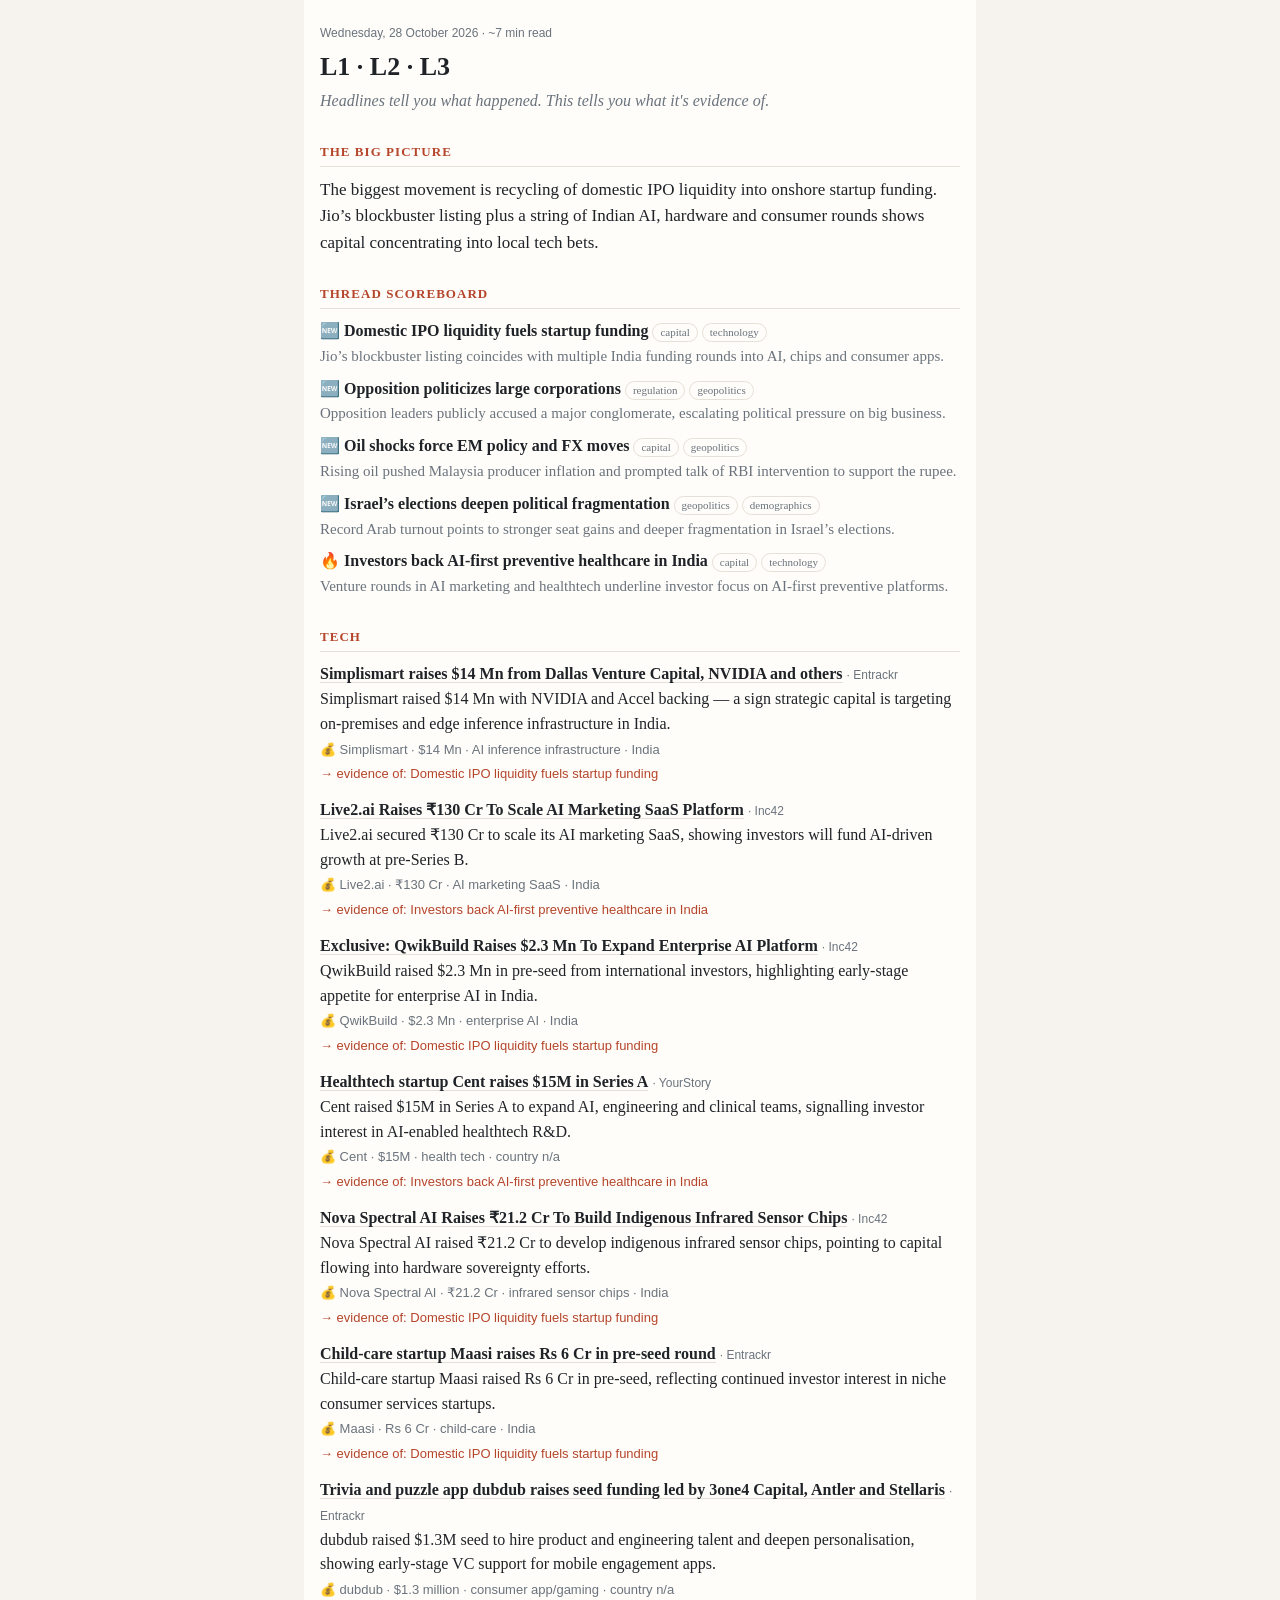
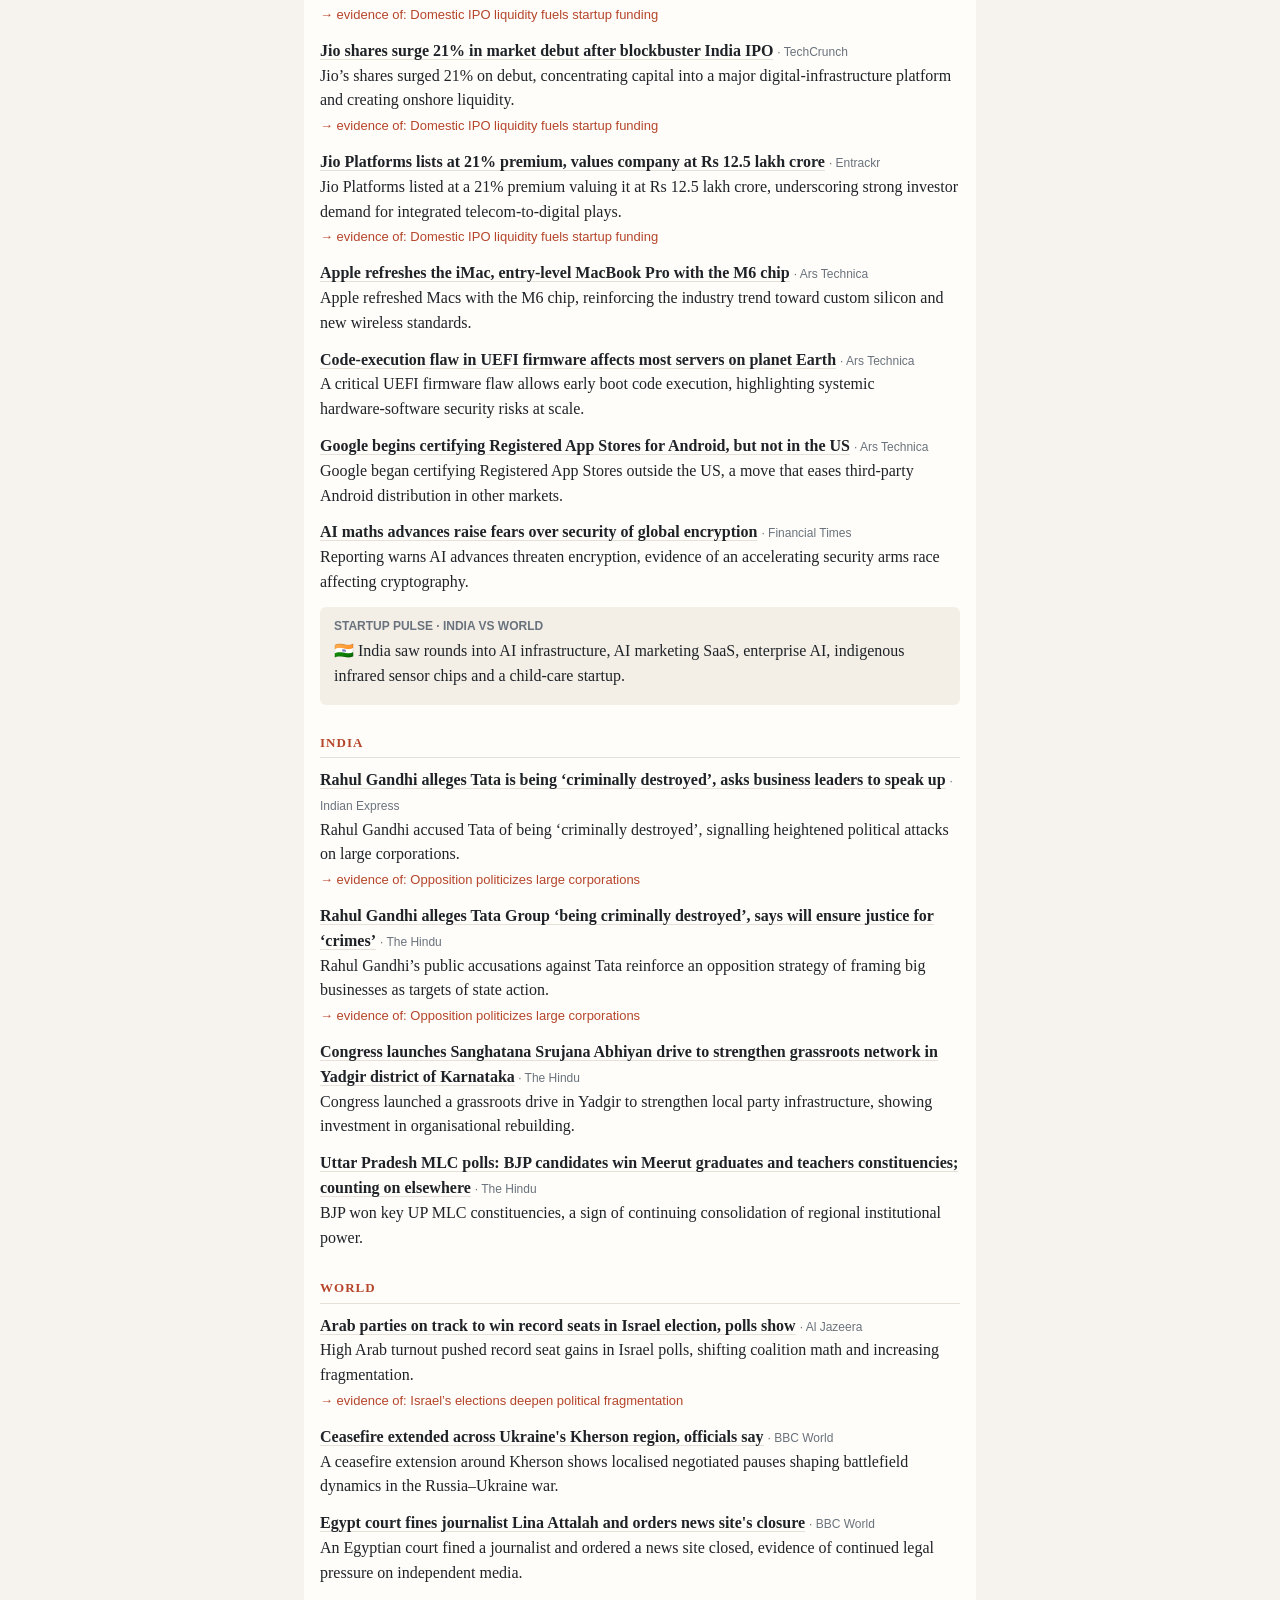
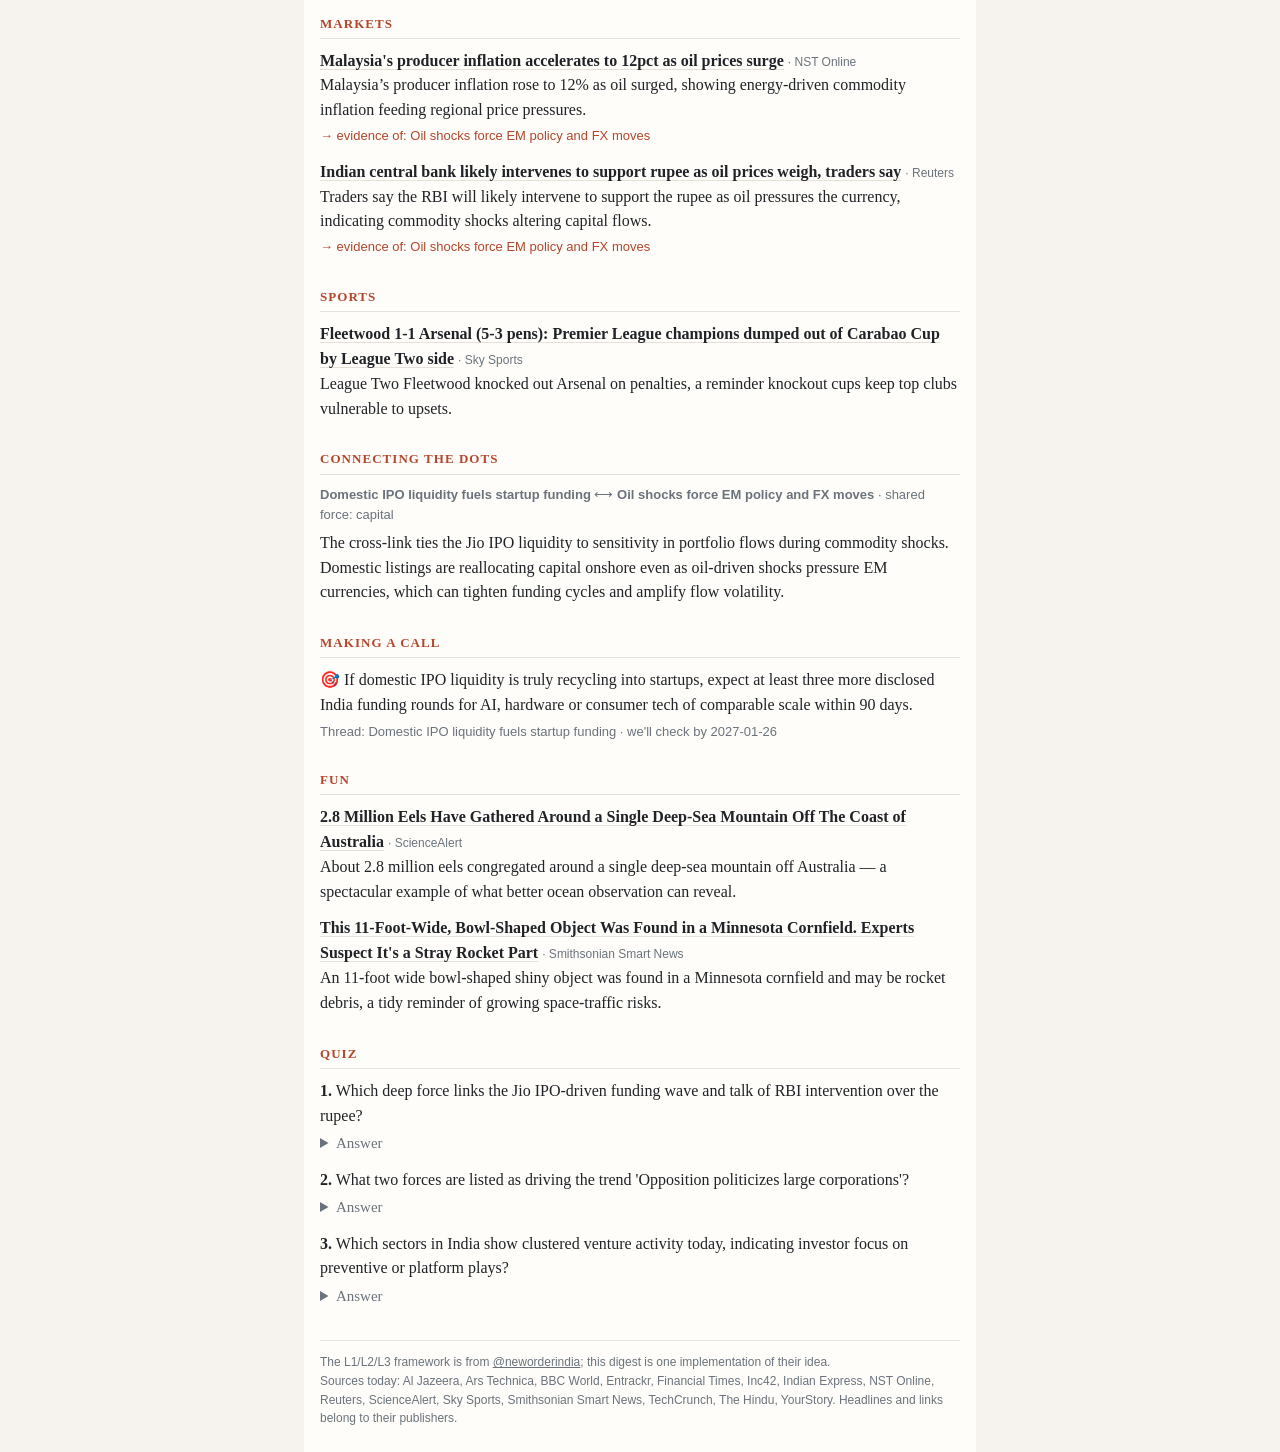
<file: site/2026-10-28.html>
<!doctype html>
<html lang="en">
<head>
<meta charset="utf-8">
<meta name="viewport" content="width=device-width, initial-scale=1">
<title>L1·L2·L3 · 2026-10-28</title>
</head>
<body style="margin:0;padding:0;background:#f6f3ee;">
<div style="max-width:640px;margin:0 auto;padding:24px 16px;background:#fffdf9;color:#1f2328;font-family:Georgia,'Times New Roman',serif;font-size:16px;line-height:1.55;">

  <div style="font-family:Arial,Helvetica,sans-serif;font-size:12px;color:#6a737d;">Wednesday, 28 October 2026 · ~7 min read</div>
  <h1 style="font-size:26px;margin:4px 0 2px;">L1 · L2 · L3</h1>
  <div style="font-style:italic;color:#6a737d;margin-bottom:8px;">Headlines tell you what happened. This tells you what it's evidence of.</div>

  <h2 style="font-size:13px;letter-spacing:.08em;text-transform:uppercase;color:#b5452b;margin:28px 0 10px;border-bottom:1px solid #e6e1d8;padding-bottom:4px;">The big picture</h2>
  <p style="margin:0;font-size:17px;">The biggest movement is recycling of domestic IPO liquidity into onshore startup funding. Jio’s blockbuster listing plus a string of Indian AI, hardware and consumer rounds shows capital concentrating into local tech bets.</p>

  
  <h2 style="font-size:13px;letter-spacing:.08em;text-transform:uppercase;color:#b5452b;margin:28px 0 10px;border-bottom:1px solid #e6e1d8;padding-bottom:4px;">Thread scoreboard</h2>
  
  <p style="margin:0 0 8px;">🆕 <strong>Domestic IPO liquidity fuels startup funding</strong><span style="display:inline-block;font-size:11px;color:#6a737d;border:1px solid #e6e1d8;border-radius:10px;padding:0 7px;margin-left:4px;">capital</span><span style="display:inline-block;font-size:11px;color:#6a737d;border:1px solid #e6e1d8;border-radius:10px;padding:0 7px;margin-left:4px;">technology</span><br>
    <span style="color:#6a737d;font-size:15px;">Jio’s blockbuster listing coincides with multiple India funding rounds into AI, chips and consumer apps.</span></p>
  
  <p style="margin:0 0 8px;">🆕 <strong>Opposition politicizes large corporations</strong><span style="display:inline-block;font-size:11px;color:#6a737d;border:1px solid #e6e1d8;border-radius:10px;padding:0 7px;margin-left:4px;">regulation</span><span style="display:inline-block;font-size:11px;color:#6a737d;border:1px solid #e6e1d8;border-radius:10px;padding:0 7px;margin-left:4px;">geopolitics</span><br>
    <span style="color:#6a737d;font-size:15px;">Opposition leaders publicly accused a major conglomerate, escalating political pressure on big business.</span></p>
  
  <p style="margin:0 0 8px;">🆕 <strong>Oil shocks force EM policy and FX moves</strong><span style="display:inline-block;font-size:11px;color:#6a737d;border:1px solid #e6e1d8;border-radius:10px;padding:0 7px;margin-left:4px;">capital</span><span style="display:inline-block;font-size:11px;color:#6a737d;border:1px solid #e6e1d8;border-radius:10px;padding:0 7px;margin-left:4px;">geopolitics</span><br>
    <span style="color:#6a737d;font-size:15px;">Rising oil pushed Malaysia producer inflation and prompted talk of RBI intervention to support the rupee.</span></p>
  
  <p style="margin:0 0 8px;">🆕 <strong>Israel’s elections deepen political fragmentation</strong><span style="display:inline-block;font-size:11px;color:#6a737d;border:1px solid #e6e1d8;border-radius:10px;padding:0 7px;margin-left:4px;">geopolitics</span><span style="display:inline-block;font-size:11px;color:#6a737d;border:1px solid #e6e1d8;border-radius:10px;padding:0 7px;margin-left:4px;">demographics</span><br>
    <span style="color:#6a737d;font-size:15px;">Record Arab turnout points to stronger seat gains and deeper fragmentation in Israel’s elections.</span></p>
  
  <p style="margin:0 0 8px;">🔥 <strong>Investors back AI-first preventive healthcare in India</strong><span style="display:inline-block;font-size:11px;color:#6a737d;border:1px solid #e6e1d8;border-radius:10px;padding:0 7px;margin-left:4px;">capital</span><span style="display:inline-block;font-size:11px;color:#6a737d;border:1px solid #e6e1d8;border-radius:10px;padding:0 7px;margin-left:4px;">technology</span><br>
    <span style="color:#6a737d;font-size:15px;">Venture rounds in AI marketing and healthtech underline investor focus on AI‑first preventive platforms.</span></p>
  
  

  
  <h2 style="font-size:13px;letter-spacing:.08em;text-transform:uppercase;color:#b5452b;margin:28px 0 10px;border-bottom:1px solid #e6e1d8;padding-bottom:4px;">Tech</h2>
  
  <p style="margin:0 0 12px;">
    <a href="https://entrackr.com/news/simplismart-raises-14-mn-from-dallas-venture-capital-nvidia-and-others-12758191" style="color:#1f2328;font-weight:bold;text-decoration:none;border-bottom:1px solid #e6e1d8;">Simplismart raises $14 Mn from Dallas Venture Capital, NVIDIA and others</a>
    <span style="font-family:Arial,Helvetica,sans-serif;font-size:12px;color:#6a737d;"> · Entrackr</span><br>
    Simplismart raised $14 Mn with NVIDIA and Accel backing — a sign strategic capital is targeting on‑premises and edge inference infrastructure in India.
    <br><span style="font-family:Arial,Helvetica,sans-serif;font-size:13px;color:#6a737d;">💰 Simplismart · $14 Mn · AI inference infrastructure · India</span>
    <br><span style="font-family:Arial,Helvetica,sans-serif;font-size:13px;color:#b5452b;">→ evidence of: Domestic IPO liquidity fuels startup funding</span>
  </p>
  
  <p style="margin:0 0 12px;">
    <a href="https://inc42.com/buzz/live2-ai-raises-%e2%82%b9130-cr-to-scale-ai-marketing-saas-platform/" style="color:#1f2328;font-weight:bold;text-decoration:none;border-bottom:1px solid #e6e1d8;">Live2.ai Raises ₹130 Cr To Scale AI Marketing SaaS Platform</a>
    <span style="font-family:Arial,Helvetica,sans-serif;font-size:12px;color:#6a737d;"> · Inc42</span><br>
    Live2.ai secured ₹130 Cr to scale its AI marketing SaaS, showing investors will fund AI-driven growth at pre‑Series B.
    <br><span style="font-family:Arial,Helvetica,sans-serif;font-size:13px;color:#6a737d;">💰 Live2.ai · ₹130 Cr · AI marketing SaaS · India</span>
    <br><span style="font-family:Arial,Helvetica,sans-serif;font-size:13px;color:#b5452b;">→ evidence of: Investors back AI-first preventive healthcare in India</span>
  </p>
  
  <p style="margin:0 0 12px;">
    <a href="https://inc42.com/buzz/exclusive-qwikbuild-raises-2-3-mn-to-expand-enterprise-ai-platform/" style="color:#1f2328;font-weight:bold;text-decoration:none;border-bottom:1px solid #e6e1d8;">Exclusive: QwikBuild Raises $2.3 Mn To Expand Enterprise AI Platform</a>
    <span style="font-family:Arial,Helvetica,sans-serif;font-size:12px;color:#6a737d;"> · Inc42</span><br>
    QwikBuild raised $2.3 Mn in pre‑seed from international investors, highlighting early-stage appetite for enterprise AI in India.
    <br><span style="font-family:Arial,Helvetica,sans-serif;font-size:13px;color:#6a737d;">💰 QwikBuild · $2.3 Mn · enterprise AI · India</span>
    <br><span style="font-family:Arial,Helvetica,sans-serif;font-size:13px;color:#b5452b;">→ evidence of: Domestic IPO liquidity fuels startup funding</span>
  </p>
  
  <p style="margin:0 0 12px;">
    <a href="https://yourstory.com/2026/10/healthtech-startup-cent-raises-15-million-in-series-a" style="color:#1f2328;font-weight:bold;text-decoration:none;border-bottom:1px solid #e6e1d8;">Healthtech startup Cent raises $15M in Series A</a>
    <span style="font-family:Arial,Helvetica,sans-serif;font-size:12px;color:#6a737d;"> · YourStory</span><br>
    Cent raised $15M in Series A to expand AI, engineering and clinical teams, signalling investor interest in AI-enabled healthtech R&amp;D.
    <br><span style="font-family:Arial,Helvetica,sans-serif;font-size:13px;color:#6a737d;">💰 Cent · $15M · health tech · country n/a</span>
    <br><span style="font-family:Arial,Helvetica,sans-serif;font-size:13px;color:#b5452b;">→ evidence of: Investors back AI-first preventive healthcare in India</span>
  </p>
  
  <p style="margin:0 0 12px;">
    <a href="https://inc42.com/buzz/nova-spectral-ai-raises-%e2%82%b921-2-cr-to-build-indigenous-infrared-sensor-chips/" style="color:#1f2328;font-weight:bold;text-decoration:none;border-bottom:1px solid #e6e1d8;">Nova Spectral AI Raises ₹21.2 Cr To Build Indigenous Infrared Sensor Chips</a>
    <span style="font-family:Arial,Helvetica,sans-serif;font-size:12px;color:#6a737d;"> · Inc42</span><br>
    Nova Spectral AI raised ₹21.2 Cr to develop indigenous infrared sensor chips, pointing to capital flowing into hardware sovereignty efforts.
    <br><span style="font-family:Arial,Helvetica,sans-serif;font-size:13px;color:#6a737d;">💰 Nova Spectral AI · ₹21.2 Cr · infrared sensor chips · India</span>
    <br><span style="font-family:Arial,Helvetica,sans-serif;font-size:13px;color:#b5452b;">→ evidence of: Domestic IPO liquidity fuels startup funding</span>
  </p>
  
  <p style="margin:0 0 12px;">
    <a href="https://entrackr.com/snippets/child-care-startup-maasi-raises-rs-6-cr-in-pre-seed-round-12757624" style="color:#1f2328;font-weight:bold;text-decoration:none;border-bottom:1px solid #e6e1d8;">Child-care startup Maasi raises Rs 6 Cr in pre-seed round</a>
    <span style="font-family:Arial,Helvetica,sans-serif;font-size:12px;color:#6a737d;"> · Entrackr</span><br>
    Child‑care startup Maasi raised Rs 6 Cr in pre‑seed, reflecting continued investor interest in niche consumer services startups.
    <br><span style="font-family:Arial,Helvetica,sans-serif;font-size:13px;color:#6a737d;">💰 Maasi · Rs 6 Cr · child-care · India</span>
    <br><span style="font-family:Arial,Helvetica,sans-serif;font-size:13px;color:#b5452b;">→ evidence of: Domestic IPO liquidity fuels startup funding</span>
  </p>
  
  <p style="margin:0 0 12px;">
    <a href="https://entrackr.com/snippets/trivia-and-puzzle-app-dubdub-raises-seed-funding-led-by-3one4-capital-antler-and-stellaris-12758123" style="color:#1f2328;font-weight:bold;text-decoration:none;border-bottom:1px solid #e6e1d8;">Trivia and puzzle app dubdub raises seed funding led by 3one4 Capital, Antler and Stellaris</a>
    <span style="font-family:Arial,Helvetica,sans-serif;font-size:12px;color:#6a737d;"> · Entrackr</span><br>
    dubdub raised $1.3M seed to hire product and engineering talent and deepen personalisation, showing early‑stage VC support for mobile engagement apps.
    <br><span style="font-family:Arial,Helvetica,sans-serif;font-size:13px;color:#6a737d;">💰 dubdub · $1.3 million · consumer app/gaming · country n/a</span>
    <br><span style="font-family:Arial,Helvetica,sans-serif;font-size:13px;color:#b5452b;">→ evidence of: Domestic IPO liquidity fuels startup funding</span>
  </p>
  
  <p style="margin:0 0 12px;">
    <a href="https://techcrunch.com/2026/10/27/jio-shares-surge-21-in-market-debut-after-blockbuster-india-ipo/" style="color:#1f2328;font-weight:bold;text-decoration:none;border-bottom:1px solid #e6e1d8;">Jio shares surge 21% in market debut after blockbuster India IPO</a>
    <span style="font-family:Arial,Helvetica,sans-serif;font-size:12px;color:#6a737d;"> · TechCrunch</span><br>
    Jio’s shares surged 21% on debut, concentrating capital into a major digital‑infrastructure platform and creating onshore liquidity.
    
    <br><span style="font-family:Arial,Helvetica,sans-serif;font-size:13px;color:#b5452b;">→ evidence of: Domestic IPO liquidity fuels startup funding</span>
  </p>
  
  <p style="margin:0 0 12px;">
    <a href="https://entrackr.com/news/jio-platforms-lists-at-21-premium-values-company-at-rs-125-lakh-crore-12759885" style="color:#1f2328;font-weight:bold;text-decoration:none;border-bottom:1px solid #e6e1d8;">Jio Platforms lists at 21% premium, values company at Rs 12.5 lakh crore</a>
    <span style="font-family:Arial,Helvetica,sans-serif;font-size:12px;color:#6a737d;"> · Entrackr</span><br>
    Jio Platforms listed at a 21% premium valuing it at Rs 12.5 lakh crore, underscoring strong investor demand for integrated telecom‑to‑digital plays.
    
    <br><span style="font-family:Arial,Helvetica,sans-serif;font-size:13px;color:#b5452b;">→ evidence of: Domestic IPO liquidity fuels startup funding</span>
  </p>
  
  <p style="margin:0 0 12px;">
    <a href="https://arstechnica.com/apple/2026/10/apple-refreshes-the-imac-entry-level-macbook-pro-with-the-m6-chip/" style="color:#1f2328;font-weight:bold;text-decoration:none;border-bottom:1px solid #e6e1d8;">Apple refreshes the iMac, entry-level MacBook Pro with the M6 chip</a>
    <span style="font-family:Arial,Helvetica,sans-serif;font-size:12px;color:#6a737d;"> · Ars Technica</span><br>
    Apple refreshed Macs with the M6 chip, reinforcing the industry trend toward custom silicon and new wireless standards.
    
    
  </p>
  
  <p style="margin:0 0 12px;">
    <a href="https://arstechnica.com/security/2026/10/code-execution-flaw-in-uefi-firmware-threatens-most-servers-on-planet-earth/" style="color:#1f2328;font-weight:bold;text-decoration:none;border-bottom:1px solid #e6e1d8;">Code-execution flaw in UEFI firmware affects most servers on planet Earth</a>
    <span style="font-family:Arial,Helvetica,sans-serif;font-size:12px;color:#6a737d;"> · Ars Technica</span><br>
    A critical UEFI firmware flaw allows early boot code execution, highlighting systemic hardware‑software security risks at scale.
    
    
  </p>
  
  <p style="margin:0 0 12px;">
    <a href="https://arstechnica.com/gadgets/2026/10/googles-android-registered-app-stores-program-launches-dec-1-applications-now-open/" style="color:#1f2328;font-weight:bold;text-decoration:none;border-bottom:1px solid #e6e1d8;">Google begins certifying Registered App Stores for Android, but not in the US</a>
    <span style="font-family:Arial,Helvetica,sans-serif;font-size:12px;color:#6a737d;"> · Ars Technica</span><br>
    Google began certifying Registered App Stores outside the US, a move that eases third‑party Android distribution in other markets.
    
    
  </p>
  
  <p style="margin:0 0 12px;">
    <a href="https://news.google.com/rss/articles/CBMihAFBVV95cUxOZl9WdEtYNDlnR0RGaTdRamlqOTkxVGlsMUMyV0EzMFJvY1FpR3NzdldFc3lGaGNwVzhYbkRjMmF6NlBPQVRvRlltUmh6TWhua1NYY3pRSVhUUDAzZlFtdF9wNVppRVhGNW4wNUJYSzV3eVJlNzlsT2NBRFhrNGxfVW93ZU4?oc=5" style="color:#1f2328;font-weight:bold;text-decoration:none;border-bottom:1px solid #e6e1d8;">AI maths advances raise fears over security of global encryption</a>
    <span style="font-family:Arial,Helvetica,sans-serif;font-size:12px;color:#6a737d;"> · Financial Times</span><br>
    Reporting warns AI advances threaten encryption, evidence of an accelerating security arms race affecting cryptography.
    
    
  </p>
  
  
  <div style="background:#f3efe7;border-radius:6px;padding:10px 14px;margin:6px 0 4px;">
    <div style="font-family:Arial,Helvetica,sans-serif;font-size:12px;font-weight:bold;color:#6a737d;margin-bottom:4px;">STARTUP PULSE · INDIA VS WORLD</div>
    <p style="margin:0 0 6px;">🇮🇳 India saw rounds into AI infrastructure, AI marketing SaaS, enterprise AI, indigenous infrared sensor chips and a child‑care startup.</p>
    
  </div>
  
  
  <h2 style="font-size:13px;letter-spacing:.08em;text-transform:uppercase;color:#b5452b;margin:28px 0 10px;border-bottom:1px solid #e6e1d8;padding-bottom:4px;">India</h2>
  
  <p style="margin:0 0 12px;">
    <a href="https://indianexpress.com/article/india/rahul-gandhi-alleges-tata-criminally-destroyed-business-leaders-speak-up-modi-amit-shah-10939941/" style="color:#1f2328;font-weight:bold;text-decoration:none;border-bottom:1px solid #e6e1d8;">Rahul Gandhi alleges Tata is being ‘criminally destroyed’, asks business leaders to speak up</a>
    <span style="font-family:Arial,Helvetica,sans-serif;font-size:12px;color:#6a737d;"> · Indian Express</span><br>
    Rahul Gandhi accused Tata of being ‘criminally destroyed’, signalling heightened political attacks on large corporations.
    
    <br><span style="font-family:Arial,Helvetica,sans-serif;font-size:13px;color:#b5452b;">→ evidence of: Opposition politicizes large corporations</span>
  </p>
  
  <p style="margin:0 0 12px;">
    <a href="https://www.thehindu.com/news/national/tata-group-being-destroyed-conflict-business-leader-rahul-gandhi-congress-remarks/article71634362.ece" style="color:#1f2328;font-weight:bold;text-decoration:none;border-bottom:1px solid #e6e1d8;">Rahul Gandhi alleges Tata Group ‘being criminally destroyed’, says will ensure justice for ‘crimes’</a>
    <span style="font-family:Arial,Helvetica,sans-serif;font-size:12px;color:#6a737d;"> · The Hindu</span><br>
    Rahul Gandhi’s public accusations against Tata reinforce an opposition strategy of framing big businesses as targets of state action.
    
    <br><span style="font-family:Arial,Helvetica,sans-serif;font-size:13px;color:#b5452b;">→ evidence of: Opposition politicizes large corporations</span>
  </p>
  
  <p style="margin:0 0 12px;">
    <a href="https://www.thehindu.com/news/national/karnataka/congress-launches-sanghatana-srujana-abhiyan-drive-to-strengthen-grassroots-network-in-yadgir-district-of-karnataka/article71631659.ece" style="color:#1f2328;font-weight:bold;text-decoration:none;border-bottom:1px solid #e6e1d8;">Congress launches Sanghatana Srujana Abhiyan drive to strengthen grassroots network in Yadgir district of Karnataka​</a>
    <span style="font-family:Arial,Helvetica,sans-serif;font-size:12px;color:#6a737d;"> · The Hindu</span><br>
    Congress launched a grassroots drive in Yadgir to strengthen local party infrastructure, showing investment in organisational rebuilding.
    
    
  </p>
  
  <p style="margin:0 0 12px;">
    <a href="https://www.thehindu.com/news/national/uttar-pradesh/uttar-pradesh-mlc-election-results-2026-meerut-varanasi-gorakhpur/article71634397.ece" style="color:#1f2328;font-weight:bold;text-decoration:none;border-bottom:1px solid #e6e1d8;">Uttar Pradesh MLC polls: BJP candidates win Meerut graduates and teachers constituencies; counting on elsewhere</a>
    <span style="font-family:Arial,Helvetica,sans-serif;font-size:12px;color:#6a737d;"> · The Hindu</span><br>
    BJP won key UP MLC constituencies, a sign of continuing consolidation of regional institutional power.
    
    
  </p>
  
  
  
  <h2 style="font-size:13px;letter-spacing:.08em;text-transform:uppercase;color:#b5452b;margin:28px 0 10px;border-bottom:1px solid #e6e1d8;padding-bottom:4px;">World</h2>
  
  <p style="margin:0 0 12px;">
    <a href="https://www.aljazeera.com/news/2026/10/28/arab-parties-could-win-18-seats-in-israeli-elections-exit-polls-suggest?traffic_source=rss" style="color:#1f2328;font-weight:bold;text-decoration:none;border-bottom:1px solid #e6e1d8;">Arab parties on track to win record seats in Israel election, polls show</a>
    <span style="font-family:Arial,Helvetica,sans-serif;font-size:12px;color:#6a737d;"> · Al Jazeera</span><br>
    High Arab turnout pushed record seat gains in Israel polls, shifting coalition math and increasing fragmentation.
    
    <br><span style="font-family:Arial,Helvetica,sans-serif;font-size:13px;color:#b5452b;">→ evidence of: Israel’s elections deepen political fragmentation</span>
  </p>
  
  <p style="margin:0 0 12px;">
    <a href="https://www.bbc.co.uk/news/articles/c6lye1w9p2l8o?at_medium=RSS&amp;at_campaign=rss" style="color:#1f2328;font-weight:bold;text-decoration:none;border-bottom:1px solid #e6e1d8;">Ceasefire extended across Ukraine&#39;s Kherson region, officials say</a>
    <span style="font-family:Arial,Helvetica,sans-serif;font-size:12px;color:#6a737d;"> · BBC World</span><br>
    A ceasefire extension around Kherson shows localised negotiated pauses shaping battlefield dynamics in the Russia–Ukraine war.
    
    
  </p>
  
  <p style="margin:0 0 12px;">
    <a href="https://www.bbc.co.uk/news/articles/cw8rz14k1jvxo?at_medium=RSS&amp;at_campaign=rss" style="color:#1f2328;font-weight:bold;text-decoration:none;border-bottom:1px solid #e6e1d8;">Egypt court fines journalist Lina Attalah and orders news site&#39;s closure</a>
    <span style="font-family:Arial,Helvetica,sans-serif;font-size:12px;color:#6a737d;"> · BBC World</span><br>
    An Egyptian court fined a journalist and ordered a news site closed, evidence of continued legal pressure on independent media.
    
    
  </p>
  
  
  
  <h2 style="font-size:13px;letter-spacing:.08em;text-transform:uppercase;color:#b5452b;margin:28px 0 10px;border-bottom:1px solid #e6e1d8;padding-bottom:4px;">Markets</h2>
  
  <p style="margin:0 0 12px;">
    <a href="https://news.google.com/rss/articles/[base64]?oc=5" style="color:#1f2328;font-weight:bold;text-decoration:none;border-bottom:1px solid #e6e1d8;">Malaysia&#39;s producer inflation accelerates to 12pct as oil prices surge</a>
    <span style="font-family:Arial,Helvetica,sans-serif;font-size:12px;color:#6a737d;"> · NST Online</span><br>
    Malaysia’s producer inflation rose to 12% as oil surged, showing energy‑driven commodity inflation feeding regional price pressures.
    
    <br><span style="font-family:Arial,Helvetica,sans-serif;font-size:13px;color:#b5452b;">→ evidence of: Oil shocks force EM policy and FX moves</span>
  </p>
  
  <p style="margin:0 0 12px;">
    <a href="https://news.google.com/rss/articles/[base64]?oc=5" style="color:#1f2328;font-weight:bold;text-decoration:none;border-bottom:1px solid #e6e1d8;">Indian central bank likely intervenes to support rupee as oil prices weigh, traders say</a>
    <span style="font-family:Arial,Helvetica,sans-serif;font-size:12px;color:#6a737d;"> · Reuters</span><br>
    Traders say the RBI will likely intervene to support the rupee as oil pressures the currency, indicating commodity shocks altering capital flows.
    
    <br><span style="font-family:Arial,Helvetica,sans-serif;font-size:13px;color:#b5452b;">→ evidence of: Oil shocks force EM policy and FX moves</span>
  </p>
  
  
  
  <h2 style="font-size:13px;letter-spacing:.08em;text-transform:uppercase;color:#b5452b;margin:28px 0 10px;border-bottom:1px solid #e6e1d8;padding-bottom:4px;">Sports</h2>
  
  <p style="margin:0 0 12px;">
    <a href="https://news.google.com/rss/articles/[base64]?oc=5" style="color:#1f2328;font-weight:bold;text-decoration:none;border-bottom:1px solid #e6e1d8;">Fleetwood 1-1 Arsenal (5-3 pens): Premier League champions dumped out of Carabao Cup by League Two side</a>
    <span style="font-family:Arial,Helvetica,sans-serif;font-size:12px;color:#6a737d;"> · Sky Sports</span><br>
    League Two Fleetwood knocked out Arsenal on penalties, a reminder knockout cups keep top clubs vulnerable to upsets.
    
    
  </p>
  
  
  

  
  <h2 style="font-size:13px;letter-spacing:.08em;text-transform:uppercase;color:#b5452b;margin:28px 0 10px;border-bottom:1px solid #e6e1d8;padding-bottom:4px;">Connecting the dots</h2>
  <p style="margin:0 0 6px;font-family:Arial,Helvetica,sans-serif;font-size:13px;color:#6a737d;"><strong>Domestic IPO liquidity fuels startup funding</strong> ⟷ <strong>Oil shocks force EM policy and FX moves</strong> · shared force: capital</p>
  <p style="margin:0;">The cross‑link ties the Jio IPO liquidity to sensitivity in portfolio flows during commodity shocks. Domestic listings are reallocating capital onshore even as oil‑driven shocks pressure EM currencies, which can tighten funding cycles and amplify flow volatility.</p>
  

  
  <h2 style="font-size:13px;letter-spacing:.08em;text-transform:uppercase;color:#b5452b;margin:28px 0 10px;border-bottom:1px solid #e6e1d8;padding-bottom:4px;">Making a call</h2>
  <p style="margin:0;">🎯 If domestic IPO liquidity is truly recycling into startups, expect at least three more disclosed India funding rounds for AI, hardware or consumer tech of comparable scale within 90 days.</p>
  <p style="margin:4px 0 0;font-family:Arial,Helvetica,sans-serif;font-size:13px;color:#6a737d;">Thread: Domestic IPO liquidity fuels startup funding · we'll check by 2027-01-26</p>
  

  
  <h2 style="font-size:13px;letter-spacing:.08em;text-transform:uppercase;color:#b5452b;margin:28px 0 10px;border-bottom:1px solid #e6e1d8;padding-bottom:4px;">Fun</h2>
  
  <p style="margin:0 0 12px;">
    <a href="https://www.sciencealert.com/millions-of-mysterious-deep-sea-eels-caught-gathering-off-the-coast-of-tasmania" style="color:#1f2328;font-weight:bold;text-decoration:none;border-bottom:1px solid #e6e1d8;">2.8 Million Eels Have Gathered Around a Single Deep-Sea Mountain Off The Coast of Australia</a>
    <span style="font-family:Arial,Helvetica,sans-serif;font-size:12px;color:#6a737d;"> · ScienceAlert</span><br>
    About 2.8 million eels congregated around a single deep‑sea mountain off Australia — a spectacular example of what better ocean observation can reveal.
  </p>
  
  <p style="margin:0 0 12px;">
    <a href="https://www.smithsonianmag.com/smart-news/this-11-foot-wide-bowl-shaped-object-was-found-in-a-minnesota-cornfield-experts-suspect-its-a-stray-rocket-part-180989754/" style="color:#1f2328;font-weight:bold;text-decoration:none;border-bottom:1px solid #e6e1d8;">This 11-Foot-Wide, Bowl-Shaped Object Was Found in a Minnesota Cornfield. Experts Suspect It&#39;s a Stray Rocket Part</a>
    <span style="font-family:Arial,Helvetica,sans-serif;font-size:12px;color:#6a737d;"> · Smithsonian Smart News</span><br>
    An 11‑foot wide bowl‑shaped shiny object was found in a Minnesota cornfield and may be rocket debris, a tidy reminder of growing space‑traffic risks.
  </p>
  
  

  
  <h2 style="font-size:13px;letter-spacing:.08em;text-transform:uppercase;color:#b5452b;margin:28px 0 10px;border-bottom:1px solid #e6e1d8;padding-bottom:4px;">Quiz</h2>
  
  <p style="margin:0 0 4px;"><strong>1.</strong> Which deep force links the Jio IPO‑driven funding wave and talk of RBI intervention over the rupee?</p>
  <details style="margin:0 0 12px;font-size:15px;color:#6a737d;"><summary style="cursor:pointer;">Answer</summary>Capital.</details>
  
  <p style="margin:0 0 4px;"><strong>2.</strong> What two forces are listed as driving the trend &#39;Opposition politicizes large corporations&#39;?</p>
  <details style="margin:0 0 12px;font-size:15px;color:#6a737d;"><summary style="cursor:pointer;">Answer</summary>Regulation and geopolitics.</details>
  
  <p style="margin:0 0 4px;"><strong>3.</strong> Which sectors in India show clustered venture activity today, indicating investor focus on preventive or platform plays?</p>
  <details style="margin:0 0 12px;font-size:15px;color:#6a737d;"><summary style="cursor:pointer;">Answer</summary>AI (infrastructure, marketing, enterprise) and healthtech.</details>
  
  

  <div style="margin-top:32px;padding-top:12px;border-top:1px solid #e6e1d8;font-family:Arial,Helvetica,sans-serif;font-size:12px;color:#6a737d;">
    The L1/L2/L3 framework is from <a href="https://www.instagram.com/neworderindia/" style="color:#6a737d;">@neworderindia</a>; this digest is one implementation of their idea.<br>
    Sources today: Al Jazeera, Ars Technica, BBC World, Entrackr, Financial Times, Inc42, Indian Express, NST Online, Reuters, ScienceAlert, Sky Sports, Smithsonian Smart News, TechCrunch, The Hindu, YourStory. Headlines and links belong to their publishers.
  </div>
</div>
</body>
</html>
</file>
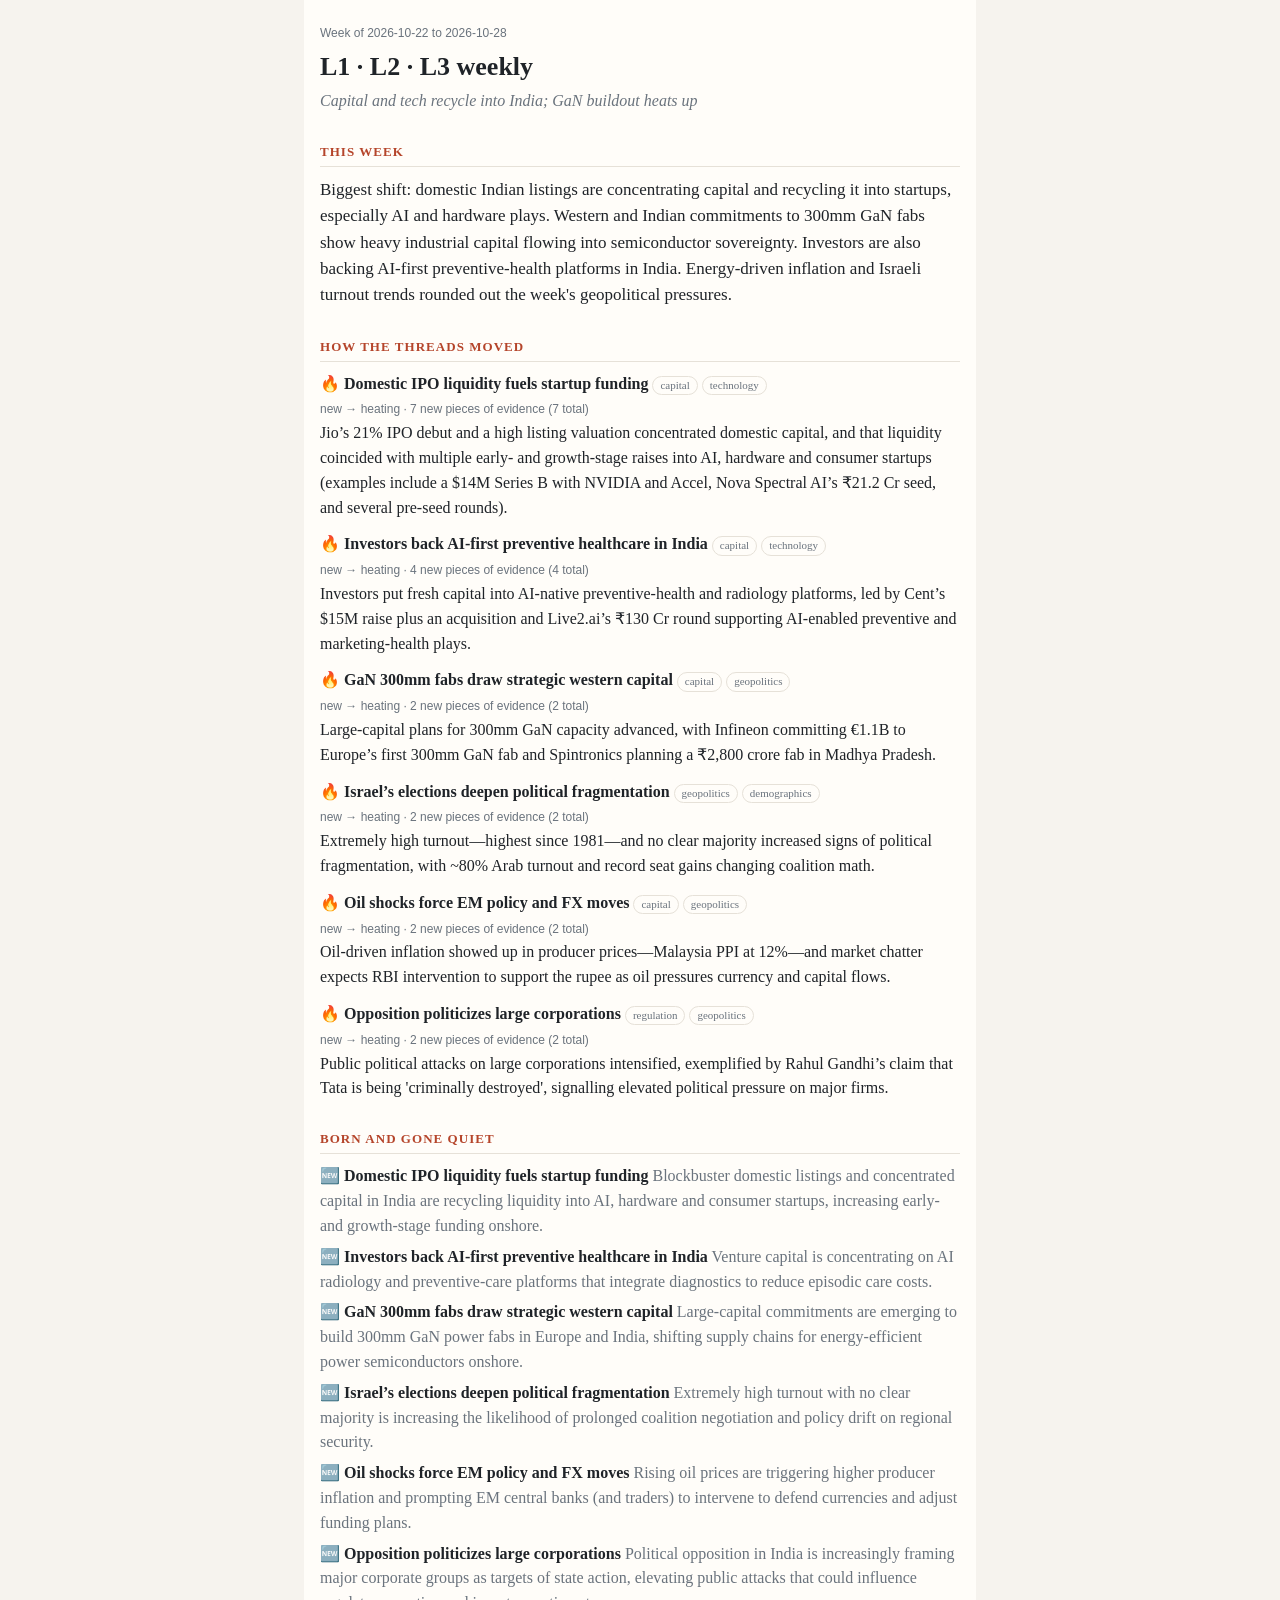
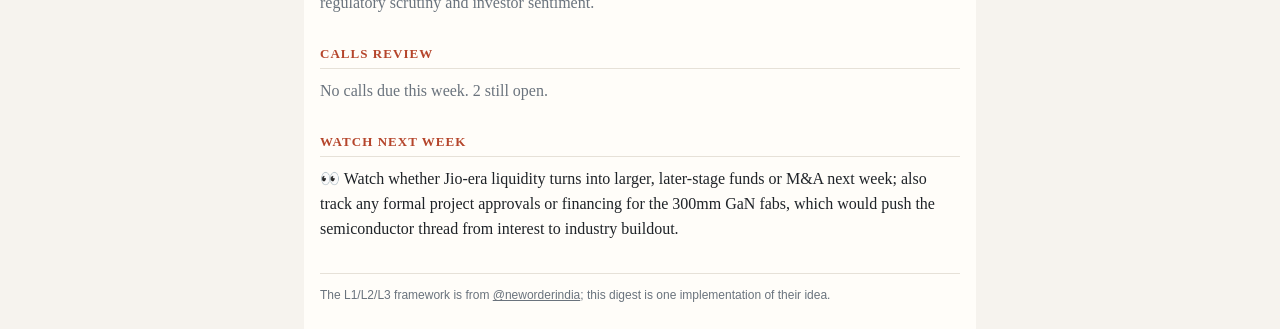
<file: site/weekly-2026-10-28.html>
<!doctype html>
<html lang="en">
<head>
<meta charset="utf-8">
<meta name="viewport" content="width=device-width, initial-scale=1">
<title>L1·L2·L3 weekly · Capital and tech recycle into India; GaN buildout heats up</title>
</head>
<body style="margin:0;padding:0;background:#f6f3ee;">
<div style="max-width:640px;margin:0 auto;padding:24px 16px;background:#fffdf9;color:#1f2328;font-family:Georgia,'Times New Roman',serif;font-size:16px;line-height:1.55;">

  <div style="font-family:Arial,Helvetica,sans-serif;font-size:12px;color:#6a737d;">Week of 2026-10-22 to 2026-10-28</div>
  <h1 style="font-size:26px;margin:4px 0 2px;">L1 · L2 · L3 weekly</h1>
  <div style="font-style:italic;color:#6a737d;margin-bottom:8px;">Capital and tech recycle into India; GaN buildout heats up</div>

  <h2 style="font-size:13px;letter-spacing:.08em;text-transform:uppercase;color:#b5452b;margin:28px 0 10px;border-bottom:1px solid #e6e1d8;padding-bottom:4px;">This week</h2>
  <p style="margin:0;font-size:17px;">Biggest shift: domestic Indian listings are concentrating capital and recycling it into startups, especially AI and hardware plays. Western and Indian commitments to 300mm GaN fabs show heavy industrial capital flowing into semiconductor sovereignty. Investors are also backing AI-first preventive-health platforms in India. Energy-driven inflation and Israeli turnout trends rounded out the week&#39;s geopolitical pressures.</p>

  
  <h2 style="font-size:13px;letter-spacing:.08em;text-transform:uppercase;color:#b5452b;margin:28px 0 10px;border-bottom:1px solid #e6e1d8;padding-bottom:4px;">How the threads moved</h2>
  
  <p style="margin:0 0 12px;">🔥 <strong>Domestic IPO liquidity fuels startup funding</strong><span style="display:inline-block;font-size:11px;color:#6a737d;border:1px solid #e6e1d8;border-radius:10px;padding:0 7px;margin-left:4px;">capital</span><span style="display:inline-block;font-size:11px;color:#6a737d;border:1px solid #e6e1d8;border-radius:10px;padding:0 7px;margin-left:4px;">technology</span><br>
    <span style="font-family:Arial,Helvetica,sans-serif;font-size:12px;color:#6a737d;">new → heating · 7 new pieces of evidence (7 total)</span><br>
    Jio’s 21% IPO debut and a high listing valuation concentrated domestic capital, and that liquidity coincided with multiple early- and growth-stage raises into AI, hardware and consumer startups (examples include a $14M Series B with NVIDIA and Accel, Nova Spectral AI’s ₹21.2 Cr seed, and several pre-seed rounds).</p>
  
  <p style="margin:0 0 12px;">🔥 <strong>Investors back AI-first preventive healthcare in India</strong><span style="display:inline-block;font-size:11px;color:#6a737d;border:1px solid #e6e1d8;border-radius:10px;padding:0 7px;margin-left:4px;">capital</span><span style="display:inline-block;font-size:11px;color:#6a737d;border:1px solid #e6e1d8;border-radius:10px;padding:0 7px;margin-left:4px;">technology</span><br>
    <span style="font-family:Arial,Helvetica,sans-serif;font-size:12px;color:#6a737d;">new → heating · 4 new pieces of evidence (4 total)</span><br>
    Investors put fresh capital into AI-native preventive-health and radiology platforms, led by Cent’s $15M raise plus an acquisition and Live2.ai’s ₹130 Cr round supporting AI-enabled preventive and marketing-health plays.</p>
  
  <p style="margin:0 0 12px;">🔥 <strong>GaN 300mm fabs draw strategic western capital</strong><span style="display:inline-block;font-size:11px;color:#6a737d;border:1px solid #e6e1d8;border-radius:10px;padding:0 7px;margin-left:4px;">capital</span><span style="display:inline-block;font-size:11px;color:#6a737d;border:1px solid #e6e1d8;border-radius:10px;padding:0 7px;margin-left:4px;">geopolitics</span><br>
    <span style="font-family:Arial,Helvetica,sans-serif;font-size:12px;color:#6a737d;">new → heating · 2 new pieces of evidence (2 total)</span><br>
    Large-capital plans for 300mm GaN capacity advanced, with Infineon committing €1.1B to Europe’s first 300mm GaN fab and Spintronics planning a ₹2,800 crore fab in Madhya Pradesh.</p>
  
  <p style="margin:0 0 12px;">🔥 <strong>Israel’s elections deepen political fragmentation</strong><span style="display:inline-block;font-size:11px;color:#6a737d;border:1px solid #e6e1d8;border-radius:10px;padding:0 7px;margin-left:4px;">geopolitics</span><span style="display:inline-block;font-size:11px;color:#6a737d;border:1px solid #e6e1d8;border-radius:10px;padding:0 7px;margin-left:4px;">demographics</span><br>
    <span style="font-family:Arial,Helvetica,sans-serif;font-size:12px;color:#6a737d;">new → heating · 2 new pieces of evidence (2 total)</span><br>
    Extremely high turnout—highest since 1981—and no clear majority increased signs of political fragmentation, with ~80% Arab turnout and record seat gains changing coalition math.</p>
  
  <p style="margin:0 0 12px;">🔥 <strong>Oil shocks force EM policy and FX moves</strong><span style="display:inline-block;font-size:11px;color:#6a737d;border:1px solid #e6e1d8;border-radius:10px;padding:0 7px;margin-left:4px;">capital</span><span style="display:inline-block;font-size:11px;color:#6a737d;border:1px solid #e6e1d8;border-radius:10px;padding:0 7px;margin-left:4px;">geopolitics</span><br>
    <span style="font-family:Arial,Helvetica,sans-serif;font-size:12px;color:#6a737d;">new → heating · 2 new pieces of evidence (2 total)</span><br>
    Oil-driven inflation showed up in producer prices—Malaysia PPI at 12%—and market chatter expects RBI intervention to support the rupee as oil pressures currency and capital flows.</p>
  
  <p style="margin:0 0 12px;">🔥 <strong>Opposition politicizes large corporations</strong><span style="display:inline-block;font-size:11px;color:#6a737d;border:1px solid #e6e1d8;border-radius:10px;padding:0 7px;margin-left:4px;">regulation</span><span style="display:inline-block;font-size:11px;color:#6a737d;border:1px solid #e6e1d8;border-radius:10px;padding:0 7px;margin-left:4px;">geopolitics</span><br>
    <span style="font-family:Arial,Helvetica,sans-serif;font-size:12px;color:#6a737d;">new → heating · 2 new pieces of evidence (2 total)</span><br>
    Public political attacks on large corporations intensified, exemplified by Rahul Gandhi’s claim that Tata is being &#39;criminally destroyed&#39;, signalling elevated political pressure on major firms.</p>
  
  

  
  <h2 style="font-size:13px;letter-spacing:.08em;text-transform:uppercase;color:#b5452b;margin:28px 0 10px;border-bottom:1px solid #e6e1d8;padding-bottom:4px;">Born and gone quiet</h2>
  <p style="margin:0 0 6px;">🆕 <strong>Domestic IPO liquidity fuels startup funding</strong> <span style="color:#6a737d;">Blockbuster domestic listings and concentrated capital in India are recycling liquidity into AI, hardware and consumer startups, increasing early‑ and growth‑stage funding onshore.</span></p><p style="margin:0 0 6px;">🆕 <strong>Investors back AI-first preventive healthcare in India</strong> <span style="color:#6a737d;">Venture capital is concentrating on AI radiology and preventive-care platforms that integrate diagnostics to reduce episodic care costs.</span></p><p style="margin:0 0 6px;">🆕 <strong>GaN 300mm fabs draw strategic western capital</strong> <span style="color:#6a737d;">Large-capital commitments are emerging to build 300mm GaN power fabs in Europe and India, shifting supply chains for energy-efficient power semiconductors onshore.</span></p><p style="margin:0 0 6px;">🆕 <strong>Israel’s elections deepen political fragmentation</strong> <span style="color:#6a737d;">Extremely high turnout with no clear majority is increasing the likelihood of prolonged coalition negotiation and policy drift on regional security.</span></p><p style="margin:0 0 6px;">🆕 <strong>Oil shocks force EM policy and FX moves</strong> <span style="color:#6a737d;">Rising oil prices are triggering higher producer inflation and prompting EM central banks (and traders) to intervene to defend currencies and adjust funding plans.</span></p><p style="margin:0 0 6px;">🆕 <strong>Opposition politicizes large corporations</strong> <span style="color:#6a737d;">Political opposition in India is increasingly framing major corporate groups as targets of state action, elevating public attacks that could influence regulatory scrutiny and investor sentiment.</span></p>
  
  

  <h2 style="font-size:13px;letter-spacing:.08em;text-transform:uppercase;color:#b5452b;margin:28px 0 10px;border-bottom:1px solid #e6e1d8;padding-bottom:4px;">Calls review</h2>
  
  <p style="margin:0;color:#6a737d;">No calls due this week. 2 still open.</p>
  

  
  <h2 style="font-size:13px;letter-spacing:.08em;text-transform:uppercase;color:#b5452b;margin:28px 0 10px;border-bottom:1px solid #e6e1d8;padding-bottom:4px;">Watch next week</h2>
  <p style="margin:0;">👀 Watch whether Jio-era liquidity turns into larger, later-stage funds or M&amp;A next week; also track any formal project approvals or financing for the 300mm GaN fabs, which would push the semiconductor thread from interest to industry buildout.</p>
  

  <div style="margin-top:32px;padding-top:12px;border-top:1px solid #e6e1d8;font-family:Arial,Helvetica,sans-serif;font-size:12px;color:#6a737d;">
    The L1/L2/L3 framework is from <a href="https://www.instagram.com/neworderindia/" style="color:#6a737d;">@neworderindia</a>; this digest is one implementation of their idea.
  </div>
</div>
</body>
</html>
</file>
<file: docs/assets/digest.css>
/* L1·L2·L3: solid colours only, strong contrast, calm layout. No gradients anywhere. */

:root {
  --bg: #FFF9EC;
  --surface: #FFFFFF;
  --ink: #111111;
  --soft: #4A4A4A;
  --line: #111111;
  --on: #111111;            /* text on any accent colour (all accents are light enough for black) */
  --mark: #FFE500;
  --mark-ink: #111111;
  --quiet: #F1ECDF;

  /* sections (L1) */
  --tech: #4D7CFF;
  --politics_india: #FF9F1C;
  --politics_world: #FF4D6D;
  --markets: #00C26F;
  --sports: #A77BFF;
  --fun: #FF5CBF;

  /* forces (L3) */
  --technology: #00C8F5;
  --capital: #A8F02E;
  --geopolitics: #FF6A4D;
  --regulation: #FFC400;
  --demographics: #FF85DD;

  /* pattern status (L2) */
  --heating: #FF5A3C;
  --cooling: #7FE7FF;
  --new: #FFE500;
  --building: #C9B6FF;
  --active: #E7E0CF;
  --dormant: #C4C4C4;

  --r: 12px;
  --display: "Archivo", "Segoe UI", system-ui, sans-serif;
  --mono: "Space Mono", ui-monospace, "Cascadia Mono", Consolas, monospace;
  color-scheme: light;
}

@media (prefers-color-scheme: dark) {
  :root:not([data-theme="light"]) {
    --bg: #0E0E11; --surface: #18181D; --ink: #F4F1EA; --soft: #C2BDB2; --line: #F4F1EA;
    --quiet: #24242B; --active: #34343C; --dormant: #4A4A52; color-scheme: dark;
  }
}
:root[data-theme="dark"] {
  --bg: #0E0E11; --surface: #18181D; --ink: #F4F1EA; --soft: #C2BDB2; --line: #F4F1EA;
  --quiet: #24242B; --active: #34343C; --dormant: #4A4A52; color-scheme: dark;
}

/* colour hooks: every element with one of these classes gets --c (or --st for pattern status) */
.s-tech { --c: var(--tech); } .s-politics_india { --c: var(--politics_india); } .s-politics_world { --c: var(--politics_world); }
.s-markets { --c: var(--markets); } .s-sports { --c: var(--sports); } .s-fun { --c: var(--fun); }
.f-technology { --c: var(--technology); } .f-capital { --c: var(--capital); } .f-geopolitics { --c: var(--geopolitics); }
.f-regulation { --c: var(--regulation); } .f-demographics { --c: var(--demographics); }
.st-heating { --st: var(--heating); } .st-cooling { --st: var(--cooling); } .st-new { --st: var(--new); }
.st-active { --st: var(--active); } .st-dormant { --st: var(--dormant); } .st-building { --st: var(--building); }

* { box-sizing: border-box; }
html { -webkit-text-size-adjust: 100%; scroll-padding-top: 120px; }
body { margin: 0; background: var(--bg); color: var(--ink); font-family: var(--display); font-size: 16px; line-height: 1.55; overflow-x: hidden; }
a { color: inherit; text-decoration-thickness: 1.5px; text-underline-offset: 3px; }
a:hover { background: var(--mark); color: var(--mark-ink); }
button { font: inherit; color: inherit; cursor: pointer; }
mark { background: var(--mark); color: var(--mark-ink); padding: 0 .15em; box-decoration-break: clone; -webkit-box-decoration-break: clone; }
:focus-visible { outline: 3px solid var(--mark); outline-offset: 2px; box-shadow: 0 0 0 5px var(--ink); }
[hidden] { display: none !important; }
p { margin: 0 0 10px; }
.wrap { max-width: 1120px; margin: 0 auto; padding: 0 16px; }
.wrap-narrow { max-width: 720px; }
.label { font-family: var(--mono); font-weight: 700; font-size: 12px; letter-spacing: .08em; text-transform: uppercase; margin: 0 0 8px; }
.h2 { font-size: 22px; font-weight: 850; line-height: 1.2; margin: 0 0 4px; }
.h3 { font-size: 18px; font-weight: 800; margin: 26px 0 12px; }
.muted { color: var(--soft); }
.small { font-size: 13px; }
.center { text-align: center; }
.chip {
  display: inline-block; background: var(--st, var(--quiet)); color: var(--on); border: 1.5px solid var(--line);
  border-radius: 999px; font-size: 12px; font-weight: 700; padding: 1px 9px; white-space: nowrap;
}
.st-active.chip, .st-dormant.chip { color: var(--ink); }
.fchip {
  display: inline-block; background: var(--c); color: var(--on); border: 1.5px solid var(--line); border-radius: 999px;
  font-size: 12px; font-weight: 700; padding: 0 8px; white-space: nowrap;
}

/* ---------------- top bar ---------------- */
.progress { position: fixed; inset: 0 0 auto 0; height: 4px; z-index: 60; pointer-events: none; }
.progress span { display: block; height: 100%; width: 0; background: var(--mark); }
.topbar { position: sticky; top: 0; z-index: 50; background: var(--ink); color: var(--bg); }
.topbar-row { max-width: 1120px; margin: 0 auto; padding: 8px 16px; display: flex; align-items: center; gap: 12px; flex-wrap: wrap; }
.logo { display: flex; gap: 3px; text-decoration: none; }
.logo:hover { background: none; }
.lv { font-weight: 900; font-size: 13px; color: var(--on); padding: 2px 6px; border-radius: 5px; }
.lv1 { background: var(--mark); } .lv2 { background: var(--tech); } .lv3 { background: var(--politics_world); }
.tabs { display: flex; gap: 4px; flex: 1; justify-content: center; }
.tab { background: transparent; border: 0; color: var(--bg); border-radius: 999px; padding: 6px 14px; font-weight: 700; font-size: 14px; white-space: nowrap; }
.tab:hover { background: color-mix(in srgb, var(--bg) 18%, transparent); }
.tab[aria-selected="true"] { background: var(--mark); color: var(--mark-ink); }
.theme-btn { margin-left: auto; background: transparent; color: var(--bg); border: 1.5px solid var(--bg); border-radius: 999px; padding: 3px 10px; font-family: var(--mono); font-size: 11px; font-weight: 700; text-transform: uppercase; }
.theme-btn:hover { background: var(--mark); color: var(--mark-ink); border-color: var(--mark); }
.daily .tabs { order: 3; flex-basis: 100%; }
.daily .tab { flex: 1; padding: 7px 4px; font-size: 13px; }
@media (min-width: 760px) {
  .daily .tabs { order: 0; flex-basis: auto; }
  .daily .tab { flex: 0 0 auto; padding: 6px 14px; font-size: 14px; }
}

/* ---------------- masthead + day in 3 lines ---------------- */
.masthead { padding: 26px 0 16px; }
.mast-date { font-family: var(--mono); font-size: 13px; font-weight: 700; margin: 0 0 6px; }
.mast-title { font-weight: 900; font-stretch: 85%; font-size: clamp(28px, 5vw, 40px); line-height: 1.1; margin: 0 0 8px; }
.tldr { background: var(--mark); color: var(--mark-ink); border: 2px solid var(--line); border-radius: var(--r); padding: 16px 18px 6px; margin: 4px 0 26px; }
.tldr ol { list-style: none; margin: 0; padding: 0; }
.tldr li { display: flex; gap: 12px; align-items: baseline; border-top: 1.5px solid var(--mark-ink); padding: 10px 0; }
.tldr li:first-child { border-top: 0; padding-top: 2px; }
.tldr .num { flex: 0 0 auto; width: 26px; height: 26px; display: grid; place-items: center; background: var(--mark-ink); color: var(--mark); font-weight: 800; font-size: 14px; border-radius: 50%; }
.tldr p { margin: 0; font-weight: 700; font-size: 17px; line-height: 1.4; }
.tldr mark { background: var(--mark-ink); color: var(--mark); }

/* ---------------- layout: phones get the big picture, then a swipe strip, then the stories ---------------- */
.feed-grid { display: flex; flex-direction: column; }
.feed-main { display: contents; }
.hero { order: 0; }
.feed-side { order: 1; display: flex; flex-direction: column; gap: 16px; margin-bottom: 22px; min-width: 0; }
.filters, .sec-block { order: 2; }
.feed-side .side-remember { display: none; }
.movers { display: flex; gap: 10px; overflow-x: auto; margin: 0 -16px; padding: 2px 16px 8px; scroll-snap-type: x mandatory; scrollbar-width: thin; }
.movers .mover { flex: 0 0 230px; scroll-snap-align: start; border: 1.5px solid var(--line); border-radius: 10px; padding: 10px 12px; background: var(--bg); }
.movers-box { overflow: hidden; }
.swipe { float: right; letter-spacing: 0; text-transform: none; font-weight: 400; }
@media (min-width: 1000px) {
  .feed-grid { display: grid; grid-template-columns: minmax(0, 1fr) 300px; gap: 30px; align-items: start; }
  .feed-main { display: block; min-width: 0; }
  .feed-side { position: sticky; top: 70px; max-height: calc(100vh - 90px); overflow: auto; margin: 0; padding: 0 4px 4px 0; }
  .feed-side .side-remember { display: block; }
  .movers { display: block; margin: 0; padding: 0; overflow: visible; }
  .movers .mover { border: 0; border-top: 1.5px solid var(--line); border-radius: 0; padding: 10px 0; background: transparent; }
  .movers .mover:first-of-type { border-top: 0; padding-top: 0; }
  .movers-box { overflow: visible; }
  .swipe { display: none; }
}
.side-box { background: var(--surface); border: 2px solid var(--line); border-radius: var(--r); padding: 14px; }
.mover { display: block; width: 100%; text-align: left; }
.mover-name { display: block; font-weight: 800; font-size: 16px; line-height: 1.25; margin: 6px 0 2px; }
.mover-line { display: block; font-size: 14px; color: var(--soft); line-height: 1.4; }
.mover:hover .mover-name { text-decoration: underline; }
.side-remember { display: block; width: 100%; text-align: left; background: var(--sports); color: var(--on); }
.side-text { display: block; font-weight: 600; margin-bottom: 8px; }
.side-cta { font-family: var(--mono); font-size: 12px; font-weight: 700; text-transform: uppercase; }

/* ---------------- big picture ---------------- */
.hero { background: var(--ink); color: var(--bg); border-radius: var(--r); padding: 16px 18px; margin-bottom: 22px; }
.hero-text { font-size: 18px; font-weight: 600; line-height: 1.5; margin: 0 0 12px; }
.hero-cta { background: var(--bg); color: var(--ink); border: 0; border-radius: 999px; padding: 6px 14px; font-weight: 700; font-size: 14px; }
.hero-cta:hover { background: var(--mark); color: var(--mark-ink); }

/* ---------------- developing stories ---------------- */
.developing { order: 0; background: var(--surface); border: 2px solid var(--line); border-radius: var(--r); padding: 14px 16px 6px; margin-bottom: 22px; }
.dev { margin-bottom: 10px; }
.dev-title { font-weight: 800; margin: 0 0 4px; }

/* ---------------- filters + section headers ---------------- */
.filters { display: flex; gap: 6px; overflow-x: auto; padding: 2px 2px 12px; margin: 0 -2px 6px; scrollbar-width: thin; }
.filter { flex: 0 0 auto; background: var(--surface); border: 1.5px solid var(--line); border-radius: 999px; padding: 4px 11px; font-weight: 700; font-size: 13px; white-space: nowrap; }
.filter:hover { background: var(--c, var(--mark)); color: var(--on); }
.filter.is-on { background: var(--c, var(--ink)); color: var(--on); }
.filter.is-on[data-filter="all"] { color: var(--bg); }
.sec-head { font-size: 20px; font-weight: 850; margin: 18px 0 12px; padding-bottom: 6px; border-bottom: 4px solid var(--c); }

/* ---------------- story cards ---------------- */
.card {
  background: var(--surface); border: 2px solid var(--line); border-left: 8px solid var(--c, var(--line));
  border-radius: var(--r); padding: 14px 16px 12px; margin: 0 0 16px; scroll-margin-top: 110px;
}
.card.flash, .thread.flash { animation: flash 1.2s ease 2; }
@keyframes flash { 50% { background: var(--mark); color: var(--mark-ink); } }
.card-top { display: flex; justify-content: space-between; align-items: center; gap: 8px; margin-bottom: 6px; }
.tag { font-family: var(--mono); font-weight: 700; font-size: 11px; text-transform: uppercase; color: var(--soft); }
.limited { font-family: var(--mono); font-size: 11px; font-weight: 700; text-transform: uppercase; border: 1.5px dashed var(--line); border-radius: 4px; padding: 0 6px; }
.headline { font-size: 20px; font-weight: 800; line-height: 1.3; margin: 0 0 8px; }
.explain { margin: 0 0 8px; }
.why-line { margin: 0 0 8px; padding: 8px 10px; background: var(--quiet); border-radius: 8px; }
.meta-line { font-size: 14px; margin: 0 0 6px; }
.card-foot { display: flex; flex-wrap: wrap; gap: 8px 14px; justify-content: space-between; align-items: center; border-top: 1.5px solid var(--quiet); padding-top: 10px; margin-top: 4px; }
.pattern-link { background: transparent; border: 1.5px solid var(--line); border-radius: 999px; padding: 3px 10px; font-weight: 700; font-size: 13px; text-align: left; }
.pattern-link:hover { background: var(--mark); color: var(--mark-ink); }
.source-link { font-family: var(--mono); font-size: 12px; font-weight: 700; }
.pulse { background: var(--surface); border: 2px solid var(--line); border-radius: var(--r); padding: 14px 16px 6px; margin: 0 0 20px; }

/* ---------------- what it means ---------------- */
.ladder { display: grid; grid-template-columns: repeat(3, 1fr); gap: 8px; padding: 22px 0 8px; }
.rung { border: 2px solid var(--line); border-radius: var(--r); padding: 10px 12px; color: var(--on); }
.r1 { background: var(--mark); } .r2 { background: var(--tech); } .r3 { background: var(--politics_world); }
.rung-l { display: block; font-weight: 900; font-size: 26px; line-height: 1; }
.rung-t { display: block; font-weight: 800; font-size: 14px; }
.rung-s { display: none; font-size: 12px; }
@media (min-width: 640px) { .rung-s { display: block; } .rung-t { font-size: 16px; } }
.map-wrap { display: none; margin: 22px 0 6px; }
@media (min-width: 900px) { .map-wrap { display: block; } }
.map { position: relative; display: grid; grid-template-columns: 1.6fr 1fr .8fr; gap: 70px; padding: 18px; background: var(--surface); border: 2px solid var(--line); border-radius: var(--r); margin-top: 8px; }
.map-lines { position: absolute; inset: 0; width: 100%; height: 100%; pointer-events: none; overflow: visible; }
.map-lines path { fill: none; stroke-width: 2.5; stroke-linecap: round; transition: opacity .15s; }
.map-col { display: flex; flex-direction: column; gap: 8px; justify-content: center; position: relative; z-index: 1; }
.map-h { font-family: var(--mono); font-weight: 700; font-size: 11px; text-transform: uppercase; letter-spacing: .08em; margin-bottom: 2px; }
.node { border: 1.5px solid var(--line); border-radius: 8px; padding: 6px 9px; background: var(--surface); font-weight: 650; font-size: 13px; line-height: 1.3; transition: opacity .15s; }
.n1 { border-left: 6px solid var(--c); }
.n2 { background: var(--st); color: var(--on); font-weight: 800; }
.st-active.n2, .st-dormant.n2 { color: var(--ink); }
.n3 { background: var(--c); color: var(--on); font-weight: 800; }
.n3.is-quiet { background: var(--surface); color: var(--soft); border-style: dashed; }
.map.is-tracing .node:not(.lit) { opacity: .2; }
.map.is-tracing path:not(.lit) { opacity: .06; }
.map path.lit { stroke-width: 4; }

.level { margin: 34px 0 6px; }
.level-h { display: flex; gap: 12px; align-items: center; margin-bottom: 14px; }
.level-h p { margin: 0; }
.big-l { flex: 0 0 auto; display: grid; place-items: center; width: 48px; height: 48px; border: 2px solid var(--line); border-radius: 50%; font-weight: 900; font-size: 18px; color: var(--on); }
.l-1 { background: var(--mark); } .l-2 { background: var(--tech); } .l-3 { background: var(--politics_world); } .l-x { background: var(--markets); }

.force-filter { display: flex; flex-wrap: wrap; gap: 6px; margin: 0 0 14px; }
.ff { background: var(--surface); border: 1.5px solid var(--line); border-radius: 999px; padding: 3px 11px; font-weight: 700; font-size: 13px; }
.ff.is-on { background: var(--c, var(--ink)); color: var(--on); }
.ff[data-ff="all"].is-on { color: var(--bg); }
.ff:hover { background: var(--c, var(--mark)); color: var(--on); }

.threads { display: grid; gap: 18px; }
@media (min-width: 900px) { .threads { grid-template-columns: 1fr 1fr; align-items: start; } }
.thread { background: var(--surface); border: 2px solid var(--line); border-top: 8px solid var(--st); border-radius: var(--r); padding: 14px 16px; scroll-margin-top: 110px; }
.thread.is-hidden { display: none; }
.thread-top { display: flex; justify-content: space-between; align-items: center; gap: 8px; flex-wrap: wrap; }
.thread-name { font-size: 21px; font-weight: 850; line-height: 1.2; margin: 10px 0 8px; }
.teach { margin: 0 0 10px; display: grid; grid-template-columns: 1fr; gap: 2px; }
.teach dt { font-family: var(--mono); font-size: 11px; font-weight: 700; text-transform: uppercase; color: var(--soft); margin-top: 6px; }
.teach dd { margin: 0; line-height: 1.45; }
.forces-inline { white-space: nowrap; }
.rule { font-weight: 700; margin: 0 0 10px; }
.sub-label { font-family: var(--mono); font-size: 11px; font-weight: 700; text-transform: uppercase; color: var(--soft); margin: 10px 0 4px; }
.clues { margin: 0 0 6px; padding-left: 18px; font-size: 14px; line-height: 1.45; }
.clues li { margin-bottom: 4px; }
.timeline { display: grid; grid-template-columns: repeat(14, 1fr); gap: 3px; align-items: end; height: 34px; margin-top: 10px; }
.tl-d { display: block; height: 5px; border-radius: 2px; background: var(--quiet); }
.tl-d.on { height: calc(6px + var(--n) * 6px); background: var(--st); border: 1.5px solid var(--line); }
.st-active .tl-d.on, .st-dormant .tl-d.on { background: var(--ink); }
.tl-d.now { outline: 2px solid var(--line); outline-offset: 1px; }
.tl-axis { display: flex; justify-content: space-between; font-family: var(--mono); font-size: 10px; color: var(--soft); margin-top: 4px; }

.forces { display: grid; gap: 12px; grid-template-columns: 1fr; }
@media (min-width: 620px) { .forces { grid-template-columns: 1fr 1fr; } }
@media (min-width: 1000px) { .forces { grid-template-columns: repeat(5, 1fr); } }
.force { display: flex; flex-direction: column; gap: 6px; text-align: left; background: var(--surface); color: var(--ink); border: 2px solid var(--line); border-top: 8px solid var(--c); border-radius: var(--r); padding: 12px 14px; }
.force:hover { background: var(--c); color: var(--on); }
.force.is-quiet { opacity: .7; }
.force-name { font-weight: 850; font-size: 17px; }
.force-meaning { font-size: 14px; line-height: 1.4; }
.force-line { font-size: 14px; line-height: 1.4; flex: 1; }
.force-meter { font-family: var(--mono); font-size: 11px; color: inherit; opacity: .8; }

.l1-list { list-style: none; margin: 0; padding: 0; display: grid; gap: 8px; }
.l1-row { display: flex; flex-wrap: wrap; gap: 6px 12px; align-items: center; justify-content: space-between; background: var(--surface); border: 1.5px solid var(--line); border-left: 6px solid var(--c); border-radius: 8px; padding: 8px 12px; }
.l1-head { font-weight: 650; text-decoration: none; line-height: 1.35; flex: 1 1 300px; }
.l1-head:hover { text-decoration: underline; }

.dots { background: var(--surface); border: 2px solid var(--line); border-radius: var(--r); padding: 14px 16px; }
.dots-pair { display: flex; flex-wrap: wrap; gap: 8px; align-items: center; font-weight: 800; }
.dots-text { font-size: 17px; margin: 6px 0 0; }
.throwbacks { display: grid; gap: 12px; }
@media (min-width: 900px) { .throwbacks { grid-template-columns: 1fr 1fr; } }
.tb { background: var(--surface); border: 2px solid var(--line); border-radius: var(--r); padding: 12px 14px; }
.kind { display: inline-block; font-family: var(--mono); font-weight: 700; font-size: 11px; text-transform: uppercase; background: var(--ink); color: var(--bg); padding: 1px 7px; border-radius: 4px; }
.k-reversal { background: var(--politics_world); color: var(--on); } .k-cause { background: var(--regulation); color: var(--on); }
.k-same_pattern { background: var(--technology); color: var(--on); }
.tb-line { font-weight: 700; margin: 8px 0; }
.tb-then, .tb-now { font-size: 14px; margin: 0 0 4px; }

/* ---------------- play ---------------- */
.quiz { margin: 26px 0 30px; }
.quiz-head { display: flex; justify-content: space-between; align-items: center; gap: 12px; }
.score { font-family: var(--mono); font-weight: 700; font-size: 13px; background: var(--ink); color: var(--bg); padding: 3px 10px; border-radius: 999px; }
.score b { color: var(--mark); }
.q { background: var(--surface); border: 2px solid var(--line); border-radius: var(--r); padding: 14px; margin-top: 12px; }
.q-text { font-weight: 700; font-size: 17px; line-height: 1.4; margin: 0 0 10px; display: flex; gap: 10px; }
.q-n { flex: 0 0 auto; width: 24px; height: 24px; border-radius: 50%; display: grid; place-items: center; background: var(--mark); color: var(--mark-ink); font-weight: 800; font-size: 13px; }
.opts { display: grid; gap: 6px; }
.opt { display: flex; gap: 10px; align-items: baseline; text-align: left; background: var(--bg); border: 1.5px solid var(--line); border-radius: 8px; padding: 8px 10px; font-size: 15px; line-height: 1.35; }
.opt:hover:not(:disabled) { background: var(--mark); color: var(--mark-ink); }
.opt-l { flex: 0 0 auto; font-family: var(--mono); font-weight: 700; font-size: 13px; }
.opt:disabled { cursor: default; }
.opt.is-right { background: var(--markets); color: var(--on); font-weight: 700; }
.opt.is-wrong { background: var(--politics_world); color: var(--on); text-decoration: line-through; }
.why { margin: 10px 0 0; background: var(--quiet); border-radius: 8px; padding: 8px 10px; font-size: 15px; }
.quiz-done { font-weight: 800; background: var(--mark); color: var(--mark-ink); border-radius: var(--r); padding: 10px 14px; margin-top: 12px; }
.call { background: var(--sports); color: var(--on); border: 2px solid var(--line); border-radius: var(--r); padding: 14px 16px; margin: 10px 0 26px; }
.call .muted { color: var(--on); }
.call-text { font-size: 18px; font-weight: 700; line-height: 1.4; }
.call .pattern-link { border-color: var(--on); }
.calls ul { list-style: none; padding: 0; margin: 10px 0 40px; display: grid; gap: 8px; }
.calls li { border: 1.5px solid var(--line); border-radius: 8px; padding: 10px 12px; background: var(--surface); display: grid; gap: 4px; }
.verdict { justify-self: start; font-family: var(--mono); font-weight: 700; font-size: 11px; text-transform: uppercase; border: 1.5px solid var(--line); padding: 0 7px; border-radius: 4px; color: var(--on); background: var(--active); }
.v-right { background: var(--markets); } .v-wrong { background: var(--politics_world); } .v-too_early, .v-open { background: var(--regulation); }

/* ---------------- start page + explainer ---------------- */
.explainer { font-size: 14px; margin: 10px 0 0; padding: 8px 12px; border: 1.5px solid var(--line); border-radius: 8px; background: var(--surface); }
.explainer .lv { font-size: 11px; padding: 1px 5px; }
.lead { font-size: 18px; max-width: 640px; }
.btn { display: inline-block; background: var(--ink); color: var(--bg); text-decoration: none; font-weight: 800; border-radius: 999px; padding: 10px 18px; margin-top: 6px; }
.btn:hover { background: var(--mark); color: var(--mark-ink); }
.about { margin: 10px 0 34px; }
.about-grid { display: grid; gap: 12px; margin: 12px 0 16px; }
@media (min-width: 800px) { .about-grid { grid-template-columns: repeat(3, 1fr); } }
.about-card { border: 2px solid var(--line); border-radius: var(--r); padding: 14px 16px; color: var(--on); }
.about-card p { margin: 8px 0 0; }
.about-eg { font-size: 14px; font-style: italic; }
.credit { font-weight: 700; padding: 10px 14px; background: var(--mark); color: var(--mark-ink); border-radius: 8px; display: inline-block; }
.credit a { color: var(--mark-ink); }

/* ---------------- weekly + archive ---------------- */
.week-stats { display: flex; gap: 6px; flex-wrap: wrap; margin: 0 0 8px; }
.born-dead { display: grid; gap: 12px; }
@media (min-width: 760px) { .born-dead { grid-template-columns: 1fr 1fr; } }
.bd { border: 2px solid var(--line); border-radius: var(--r); padding: 14px 16px; background: var(--surface); }
.bd ul { margin: 0; padding-left: 18px; }
.bd li { margin-bottom: 6px; }
.archive { display: grid; gap: 14px; grid-template-columns: 1fr; padding: 6px 0 50px; }
@media (min-width: 640px) { .archive { grid-template-columns: 1fr 1fr; } }
@media (min-width: 1000px) { .archive { grid-template-columns: 1fr 1fr 1fr; } }
.tile { --c: var(--tech); display: flex; flex-direction: column; gap: 6px; text-decoration: none; background: var(--surface); border: 2px solid var(--line); border-top: 8px solid var(--c); border-radius: var(--r); padding: 14px 16px; color: var(--ink); }
.tile:hover { background: var(--surface); color: var(--ink); box-shadow: 4px 4px 0 var(--line); }
.tile.is-latest { --c: var(--mark); }
.tile.is-weekly { --c: var(--sports); }
.tile-kind { font-family: var(--mono); font-size: 11px; font-weight: 700; text-transform: uppercase; color: var(--soft); }
.tile-date { font-weight: 900; font-size: 26px; line-height: 1; }
.tile-lead { font-weight: 650; line-height: 1.4; }

/* ---------------- footer ---------------- */
.footer { margin-top: 50px; background: var(--ink); color: var(--bg); padding: 26px 0 32px; }
.footer a { color: var(--bg); }
.footer a:hover { color: var(--mark-ink); }
.footer-big { font-weight: 850; font-size: 20px; line-height: 1.3; margin: 0 0 12px; }
.footer-small { font-family: var(--mono); font-size: 12px; opacity: .85; }

@media (prefers-reduced-motion: reduce) {
  *, *::before, *::after { transition: none !important; animation: none !important; }
}
</file>
